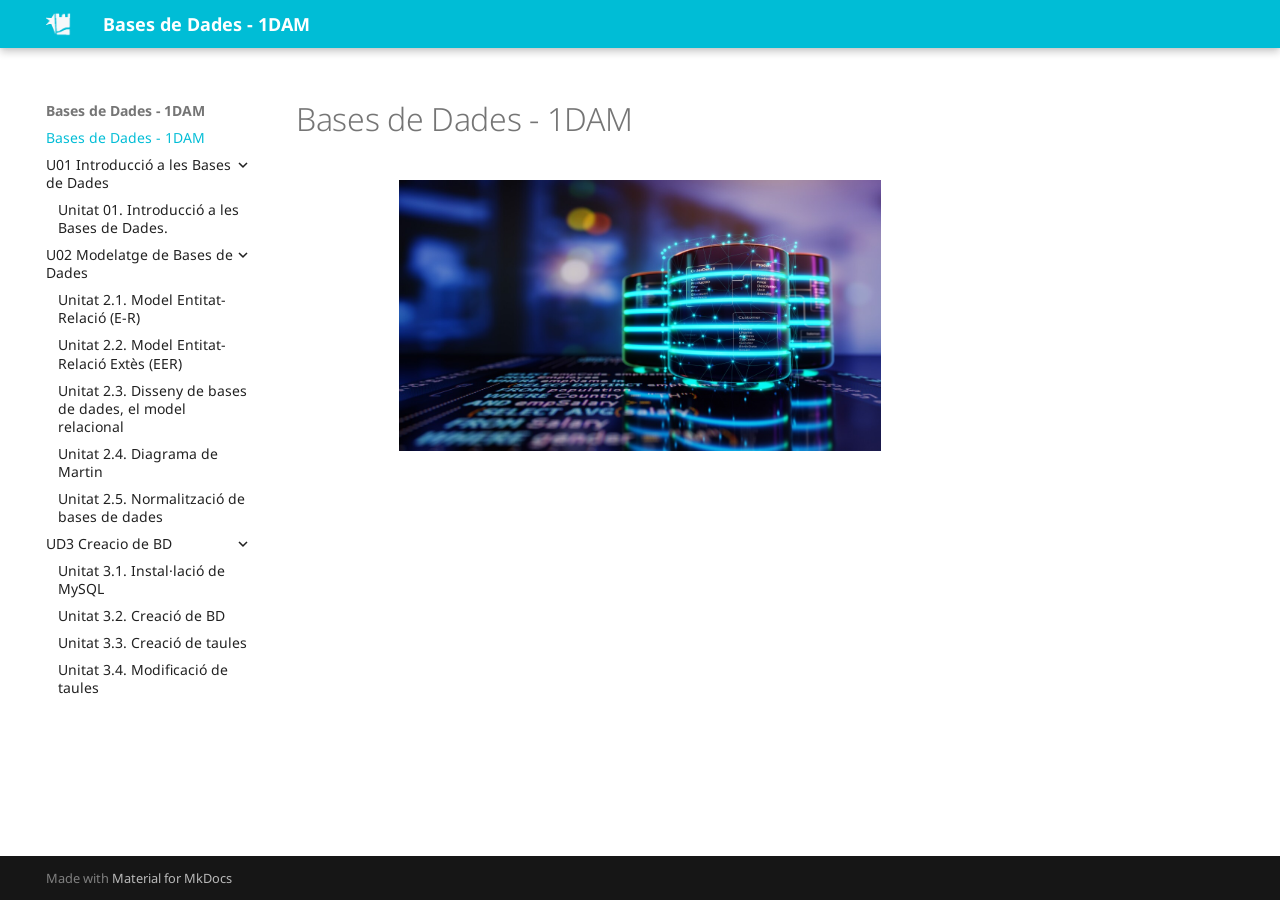
<file: index.html>
<!DOCTYPE html><html lang="en" class="no-js"><head>
    
      <meta charset="utf-8">
      <meta name="viewport" content="width=device-width,initial-scale=1">
      
      
      
      
      
        <link rel="next" href="U01%20Introducci%C3%B3%20a%20les%20Bases%20de%20Dades/UD1/">
      
      
      <link rel="icon" href="assets/images/favicon.png">
      <meta name="generator" content="mkdocs-1.5.3, mkdocs-material-9.4.0">
    
    
      
        <title>Bases de Dades - 1DAM</title>
      
    
    
      <link rel="stylesheet" href="assets/stylesheets/main.9f615399.min.css">
      
        
        <link rel="stylesheet" href="assets/stylesheets/palette.649f08f9.min.css">
      
      


    
    
      
    
    
      
        
        
        <link rel="preconnect" href="https://fonts.gstatic.com" crossorigin="">
        <link rel="stylesheet" href="https://fonts.googleapis.com/css?family=Noto+Sans:300,300i,400,400i,700,700i%7CRoboto+Mono:400,400i,700,700i&amp;display=fallback">
        <style>:root{--md-text-font:"Noto Sans";--md-code-font:"Roboto Mono"}</style>
      
    
    
      <link rel="stylesheet" href="stylesheets/my.css">
    
    <script>__md_scope=new URL(".",location),__md_hash=e=>[...e].reduce((e,_)=>(e<<5)-e+_.charCodeAt(0),0),__md_get=(e,_=localStorage,t=__md_scope)=>JSON.parse(_.getItem(t.pathname+"."+e)),__md_set=(e,_,t=localStorage,a=__md_scope)=>{try{t.setItem(a.pathname+"."+e,JSON.stringify(_))}catch(e){}}</script>
    
      

    
    
    
  <link href="assets/stylesheets/glightbox.min.css" rel="stylesheet"><script src="assets/javascripts/glightbox.min.js"></script><style id="glightbox-style">
            html.glightbox-open { overflow: initial; height: 100%; }
            .gslide-title { margin-top: 0px; user-select: text; }
            .gslide-desc { color: #666; user-select: text; }
            .gslide-image img { background: white; }
            .gscrollbar-fixer { padding-right: 15px; }
            .gdesc-inner { font-size: 0.75rem; }
            body[data-md-color-scheme="slate"] .gdesc-inner { background: var(--md-default-bg-color); }
            body[data-md-color-scheme="slate"] .gslide-title { color: var(--md-default-fg-color); }
            body[data-md-color-scheme="slate"] .gslide-desc { color: var(--md-default-fg-color); }
        </style></head>
  
  
    
    
    
    
    
    <body dir="ltr" data-md-color-scheme="default" data-md-color-primary="cyan" data-md-color-accent="amber">
  
    
    
    <input class="md-toggle" data-md-toggle="drawer" type="checkbox" id="__drawer" autocomplete="off">
    <input class="md-toggle" data-md-toggle="search" type="checkbox" id="__search" autocomplete="off">
    <label class="md-overlay" for="__drawer"></label>
    <div data-md-component="skip">
      
        
        <a href="#bases-de-dades-1dam" class="md-skip">
          Skip to content
        </a>
      
    </div>
    <div data-md-component="announce">
      
    </div>
    
    
      

  

<header class="md-header md-header--shadow" data-md-component="header">
  <nav class="md-header__inner md-grid" aria-label="Header">
    <a href="." title="Bases de Dades - 1DAM" class="md-header__button md-logo" aria-label="Bases de Dades - 1DAM" data-md-component="logo">
      
  <img src="stylesheets/logo_me_blanc.png" alt="logo">

    </a>
    <label class="md-header__button md-icon" for="__drawer">
      
      <svg xmlns="http://www.w3.org/2000/svg" viewBox="0 0 24 24"><path d="M3 6h18v2H3V6m0 5h18v2H3v-2m0 5h18v2H3v-2Z"></path></svg>
    </label>
    <div class="md-header__title" data-md-component="header-title">
      <div class="md-header__ellipsis">
        <div class="md-header__topic">
          <span class="md-ellipsis">
            Bases de Dades - 1DAM
          </span>
        </div>
        <div class="md-header__topic" data-md-component="header-topic">
          <span class="md-ellipsis">
            
              Bases de Dades - 1DAM
            
          </span>
        </div>
      </div>
    </div>
    
      
    
    
    
    
  </nav>
  
</header>
    
    <div class="md-container" data-md-component="container">
      
      
        
          
        
      
      <main class="md-main" data-md-component="main">
        <div class="md-main__inner md-grid">
          
            
              
              <div class="md-sidebar md-sidebar--primary" data-md-component="sidebar" data-md-type="navigation">
                <div class="md-sidebar__scrollwrap">
                  <div class="md-sidebar__inner">
                    



<nav class="md-nav md-nav--primary" aria-label="Navigation" data-md-level="0">
  <label class="md-nav__title" for="__drawer">
    <a href="." title="Bases de Dades - 1DAM" class="md-nav__button md-logo" aria-label="Bases de Dades - 1DAM" data-md-component="logo">
      
  <img src="stylesheets/logo_me_blanc.png" alt="logo">

    </a>
    Bases de Dades - 1DAM
  </label>
  
  <ul class="md-nav__list" data-md-scrollfix="">
    
      
      
  
  
    
  
  
    <li class="md-nav__item md-nav__item--active">
      
      <input class="md-nav__toggle md-toggle" type="checkbox" id="__toc">
      
      
        
      
      
      <a href="." class="md-nav__link md-nav__link--active">
        
  
  <span class="md-ellipsis">
    Bases de Dades - 1DAM
  </span>
  

      </a>
      
    </li>
  

    
      
      
  
  
  
    
    
    
    <li class="md-nav__item md-nav__item--nested">
      
        
        
        
        
          
        
        <input class="md-nav__toggle md-toggle md-toggle--indeterminate" type="checkbox" id="__nav_2">
        
          <label class="md-nav__link" for="__nav_2" id="__nav_2_label" tabindex="0">
            
  
  <span class="md-ellipsis">
    U01 Introducció a les Bases de Dades
  </span>
  

            <span class="md-nav__icon md-icon"></span>
          </label>
        
        <nav class="md-nav" data-md-level="1" aria-labelledby="__nav_2_label" aria-expanded="false">
          <label class="md-nav__title" for="__nav_2">
            <span class="md-nav__icon md-icon"></span>
            U01 Introducció a les Bases de Dades
          </label>
          <ul class="md-nav__list" data-md-scrollfix="">
            
              
                
  
  
  
    <li class="md-nav__item">
      <a href="U01%20Introducci%C3%B3%20a%20les%20Bases%20de%20Dades/UD1/" class="md-nav__link">
        
  
  <span class="md-ellipsis">
    Unitat 01. Introducció a les Bases de Dades.
  </span>
  

      </a>
    </li>
  

              
            
          </ul>
        </nav>
      
    </li>
  

    
      
      
  
  
  
    
    
    
    <li class="md-nav__item md-nav__item--nested">
      
        
        
        
        
          
        
        <input class="md-nav__toggle md-toggle md-toggle--indeterminate" type="checkbox" id="__nav_3">
        
          <label class="md-nav__link" for="__nav_3" id="__nav_3_label" tabindex="0">
            
  
  <span class="md-ellipsis">
    U02 Modelatge de Bases de Dades
  </span>
  

            <span class="md-nav__icon md-icon"></span>
          </label>
        
        <nav class="md-nav" data-md-level="1" aria-labelledby="__nav_3_label" aria-expanded="false">
          <label class="md-nav__title" for="__nav_3">
            <span class="md-nav__icon md-icon"></span>
            U02 Modelatge de Bases de Dades
          </label>
          <ul class="md-nav__list" data-md-scrollfix="">
            
              
                
  
  
  
    <li class="md-nav__item">
      <a href="U02%20Modelatge%20de%20Bases%20de%20Dades/UD2.1/" class="md-nav__link">
        
  
  <span class="md-ellipsis">
    Unitat 2.1. Model Entitat-Relació (E-R)
  </span>
  

      </a>
    </li>
  

              
            
              
                
  
  
  
    <li class="md-nav__item">
      <a href="U02%20Modelatge%20de%20Bases%20de%20Dades/UD2.2/" class="md-nav__link">
        
  
  <span class="md-ellipsis">
    Unitat 2.2. Model Entitat-Relació Extès (EER)
  </span>
  

      </a>
    </li>
  

              
            
              
                
  
  
  
    <li class="md-nav__item">
      <a href="U02%20Modelatge%20de%20Bases%20de%20Dades/UD2.3/" class="md-nav__link">
        
  
  <span class="md-ellipsis">
    Unitat 2.3. Disseny de bases de dades, el model relacional
  </span>
  

      </a>
    </li>
  

              
            
              
                
  
  
  
    <li class="md-nav__item">
      <a href="U02%20Modelatge%20de%20Bases%20de%20Dades/UD2.4/" class="md-nav__link">
        
  
  <span class="md-ellipsis">
    Unitat 2.4. Diagrama de Martin
  </span>
  

      </a>
    </li>
  

              
            
              
                
  
  
  
    <li class="md-nav__item">
      <a href="U02%20Modelatge%20de%20Bases%20de%20Dades/UD2.5/" class="md-nav__link">
        
  
  <span class="md-ellipsis">
    Unitat 2.5. Normalització de bases de dades
  </span>
  

      </a>
    </li>
  

              
            
          </ul>
        </nav>
      
    </li>
  

    
      
      
  
  
  
    
    
    
    <li class="md-nav__item md-nav__item--nested">
      
        
        
        
        
          
        
        <input class="md-nav__toggle md-toggle md-toggle--indeterminate" type="checkbox" id="__nav_4">
        
          <label class="md-nav__link" for="__nav_4" id="__nav_4_label" tabindex="0">
            
  
  <span class="md-ellipsis">
    UD3 Creacio de BD
  </span>
  

            <span class="md-nav__icon md-icon"></span>
          </label>
        
        <nav class="md-nav" data-md-level="1" aria-labelledby="__nav_4_label" aria-expanded="false">
          <label class="md-nav__title" for="__nav_4">
            <span class="md-nav__icon md-icon"></span>
            UD3 Creacio de BD
          </label>
          <ul class="md-nav__list" data-md-scrollfix="">
            
              
                
  
  
  
    <li class="md-nav__item">
      <a href="UD3%20Creacio%20de%20BD/UD3.1/" class="md-nav__link">
        
  
  <span class="md-ellipsis">
    Unitat 3.1. Instal·lació de MySQL
  </span>
  

      </a>
    </li>
  

              
            
              
                
  
  
  
    <li class="md-nav__item">
      <a href="UD3%20Creacio%20de%20BD/UD3.2/" class="md-nav__link">
        
  
  <span class="md-ellipsis">
    Unitat 3.2. Creació de BD
  </span>
  

      </a>
    </li>
  

              
            
              
                
  
  
  
    <li class="md-nav__item">
      <a href="UD3%20Creacio%20de%20BD/UD3.3/" class="md-nav__link">
        
  
  <span class="md-ellipsis">
    Unitat 3.3. Creació de taules
  </span>
  

      </a>
    </li>
  

              
            
              
                
  
  
  
    <li class="md-nav__item">
      <a href="UD3%20Creacio%20de%20BD/UD3.4/" class="md-nav__link">
        
  
  <span class="md-ellipsis">
    Unitat 3.4. Modificació de taules
  </span>
  

      </a>
    </li>
  

              
            
          </ul>
        </nav>
      
    </li>
  

    
  </ul>
</nav>
                  </div>
                </div>
              </div>
            
            
              
              <div class="md-sidebar md-sidebar--secondary" data-md-component="sidebar" data-md-type="toc">
                <div class="md-sidebar__scrollwrap">
                  <div class="md-sidebar__inner">
                    

<nav class="md-nav md-nav--secondary" aria-label="Table of contents">
  
  
  
    
  
  
</nav>
                  </div>
                </div>
              </div>
            
          
          
            <div class="md-content" data-md-component="content">
              <article class="md-content__inner md-typeset">
                
                  


<h1 id="bases-de-dades-1dam">Bases de Dades - 1DAM</h1>
<p><a class="glightbox" data-type="image" data-width="100%" data-height="auto" href="portada.jpg" data-desc-position="bottom"><img alt="" src="portada.jpg"></a></p>





                
              </article>
            </div>
          
          
        </div>
        
      </main>
      
        <footer class="md-footer">
  
  <div class="md-footer-meta md-typeset">
    <div class="md-footer-meta__inner md-grid">
      <div class="md-copyright">
  
  
    Made with
    <a href="https://squidfunk.github.io/mkdocs-material/" target="_blank" rel="noopener">
      Material for MkDocs
    </a>
  
</div>
      
    </div>
  </div>
</footer>
      
    </div>
    <div class="md-dialog" data-md-component="dialog">
      <div class="md-dialog__inner md-typeset"></div>
    </div>
    
    <script id="__config" type="application/json">{"base": ".", "features": ["navigation.instant", "navigation.expand", "content.code.copy"], "search": "assets/javascripts/workers/search.a264c092.min.js", "translations": {"clipboard.copied": "Copied to clipboard", "clipboard.copy": "Copy to clipboard", "search.result.more.one": "1 more on this page", "search.result.more.other": "# more on this page", "search.result.none": "No matching documents", "search.result.one": "1 matching document", "search.result.other": "# matching documents", "search.result.placeholder": "Type to start searching", "search.result.term.missing": "Missing", "select.version": "Select version"}}</script>
    
    
      <script src="assets/javascripts/bundle.4e0fa4ba.min.js"></script>
      
    
  
<script id="init-glightbox">const lightbox = GLightbox({"touchNavigation": true, "loop": false, "zoomable": true, "draggable": true, "openEffect": "zoom", "closeEffect": "zoom", "slideEffect": "slide"});
document$.subscribe(()=>{ lightbox.reload(); });
</script></body></html>
</file>
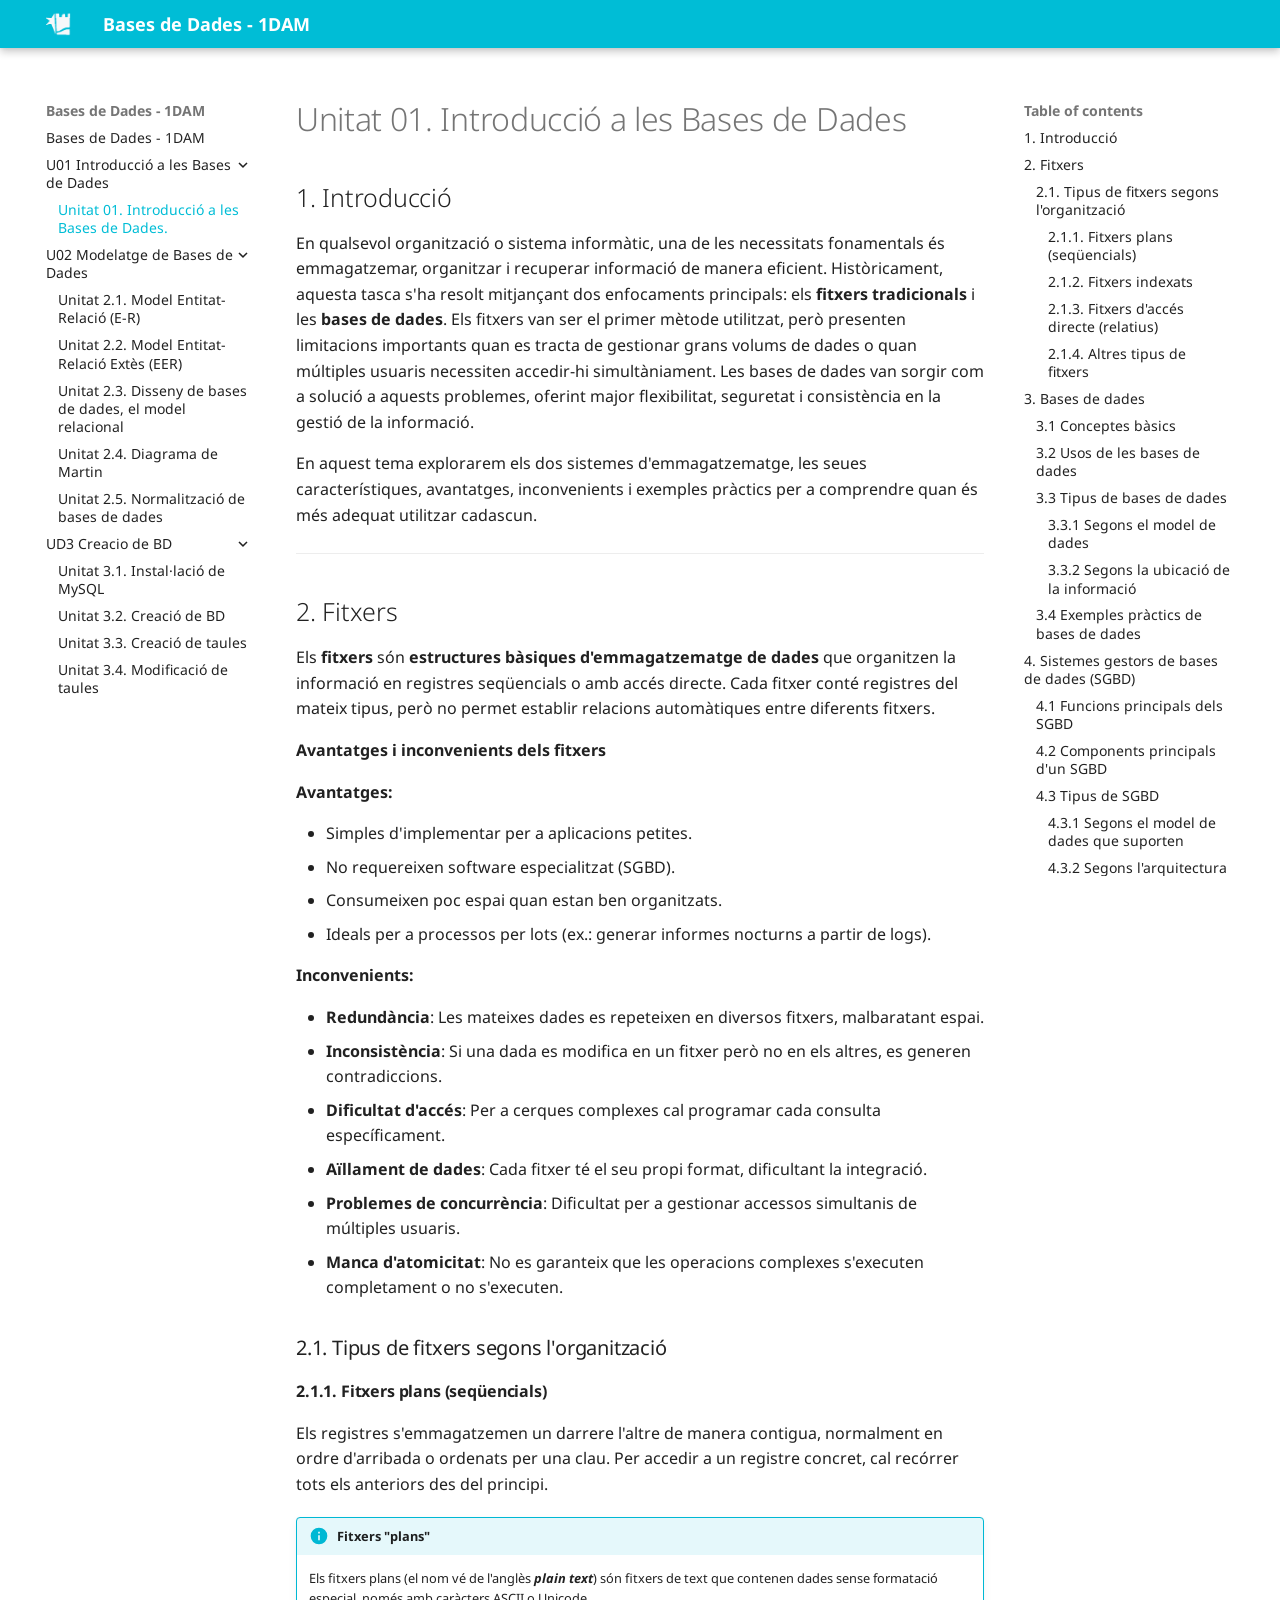
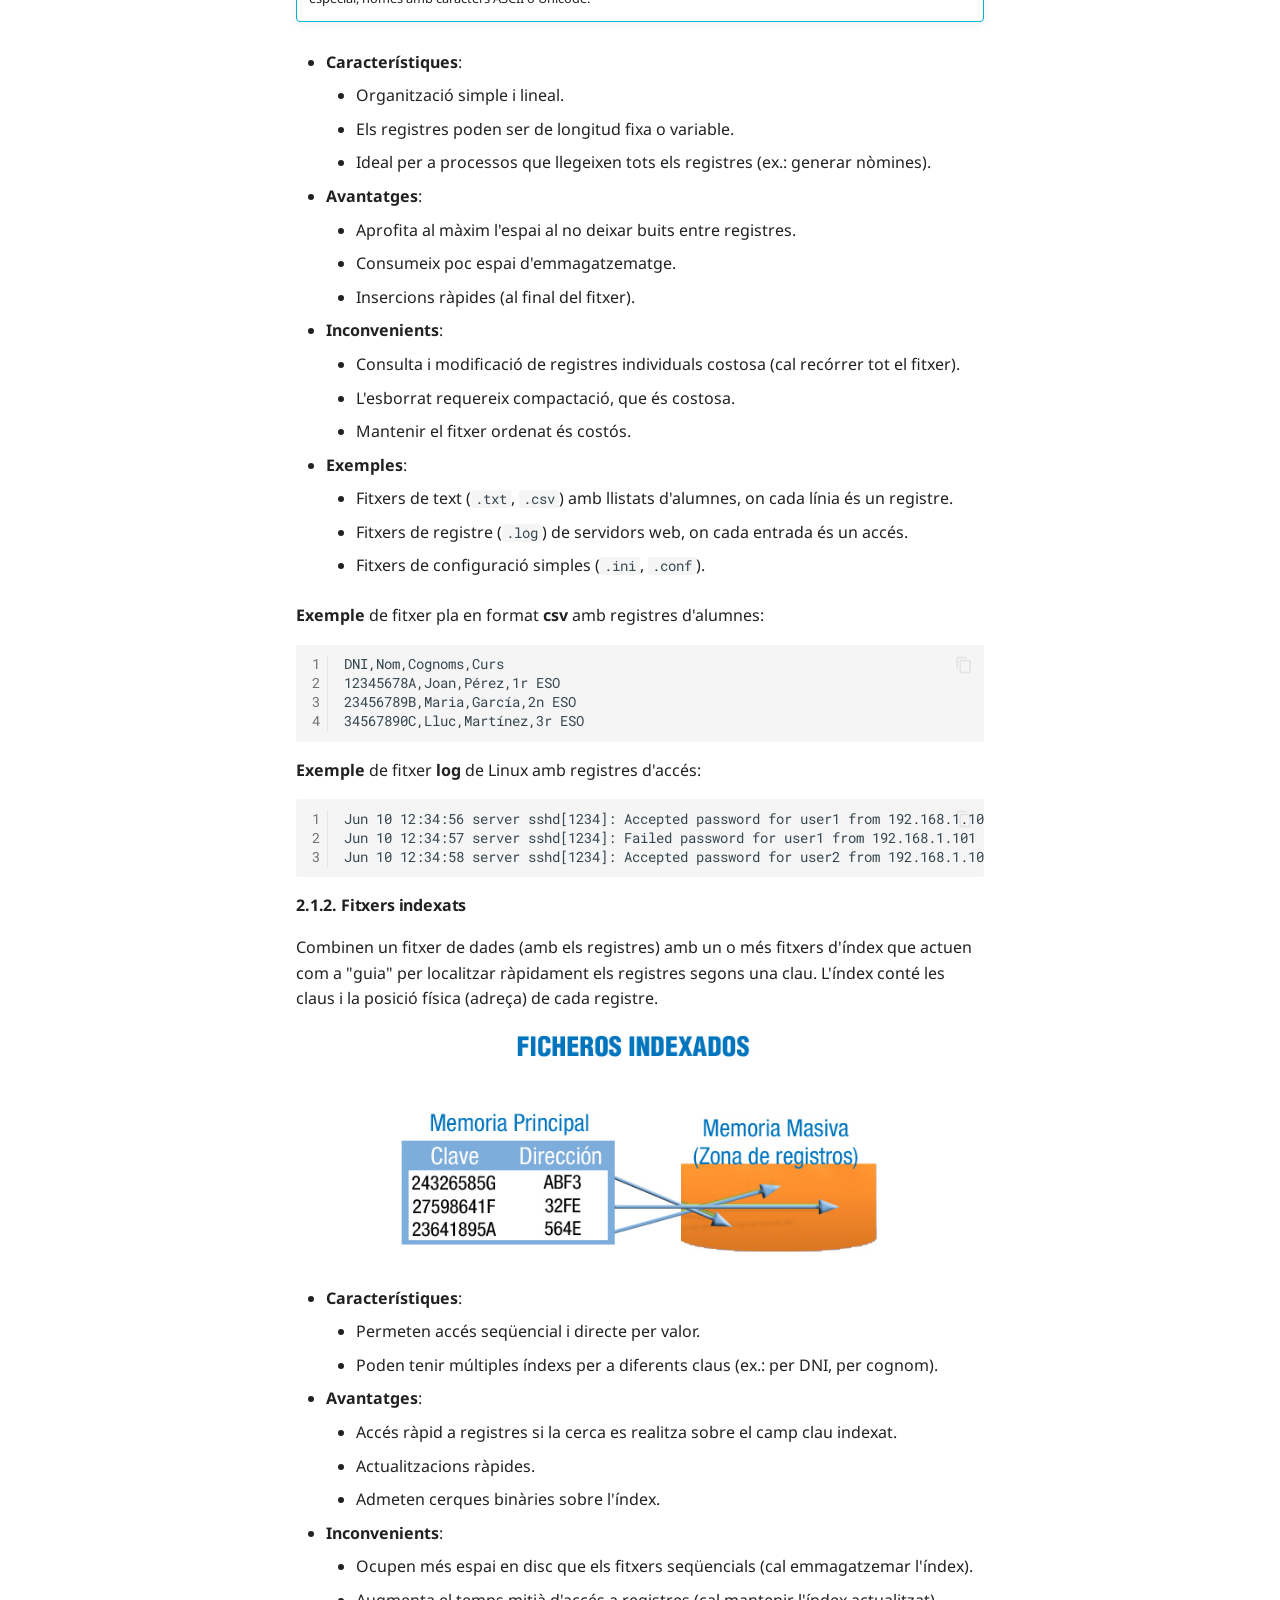
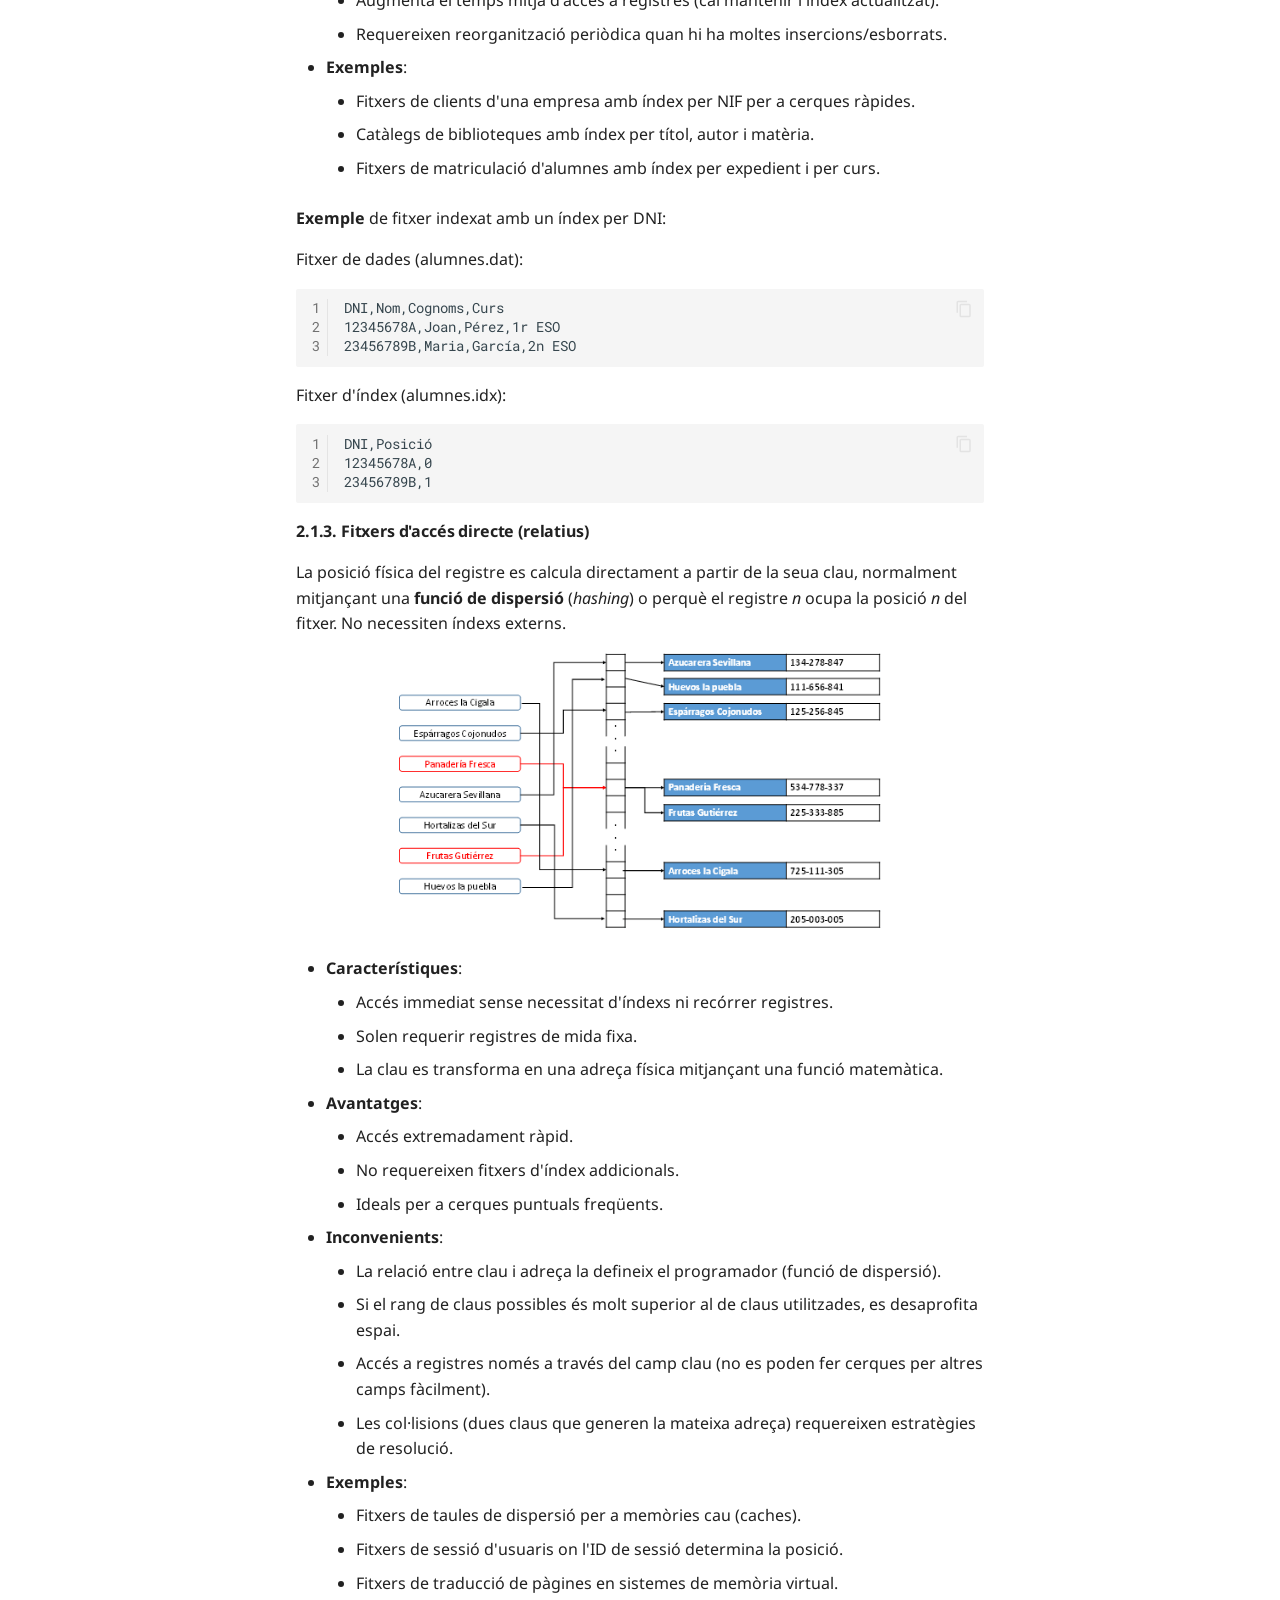
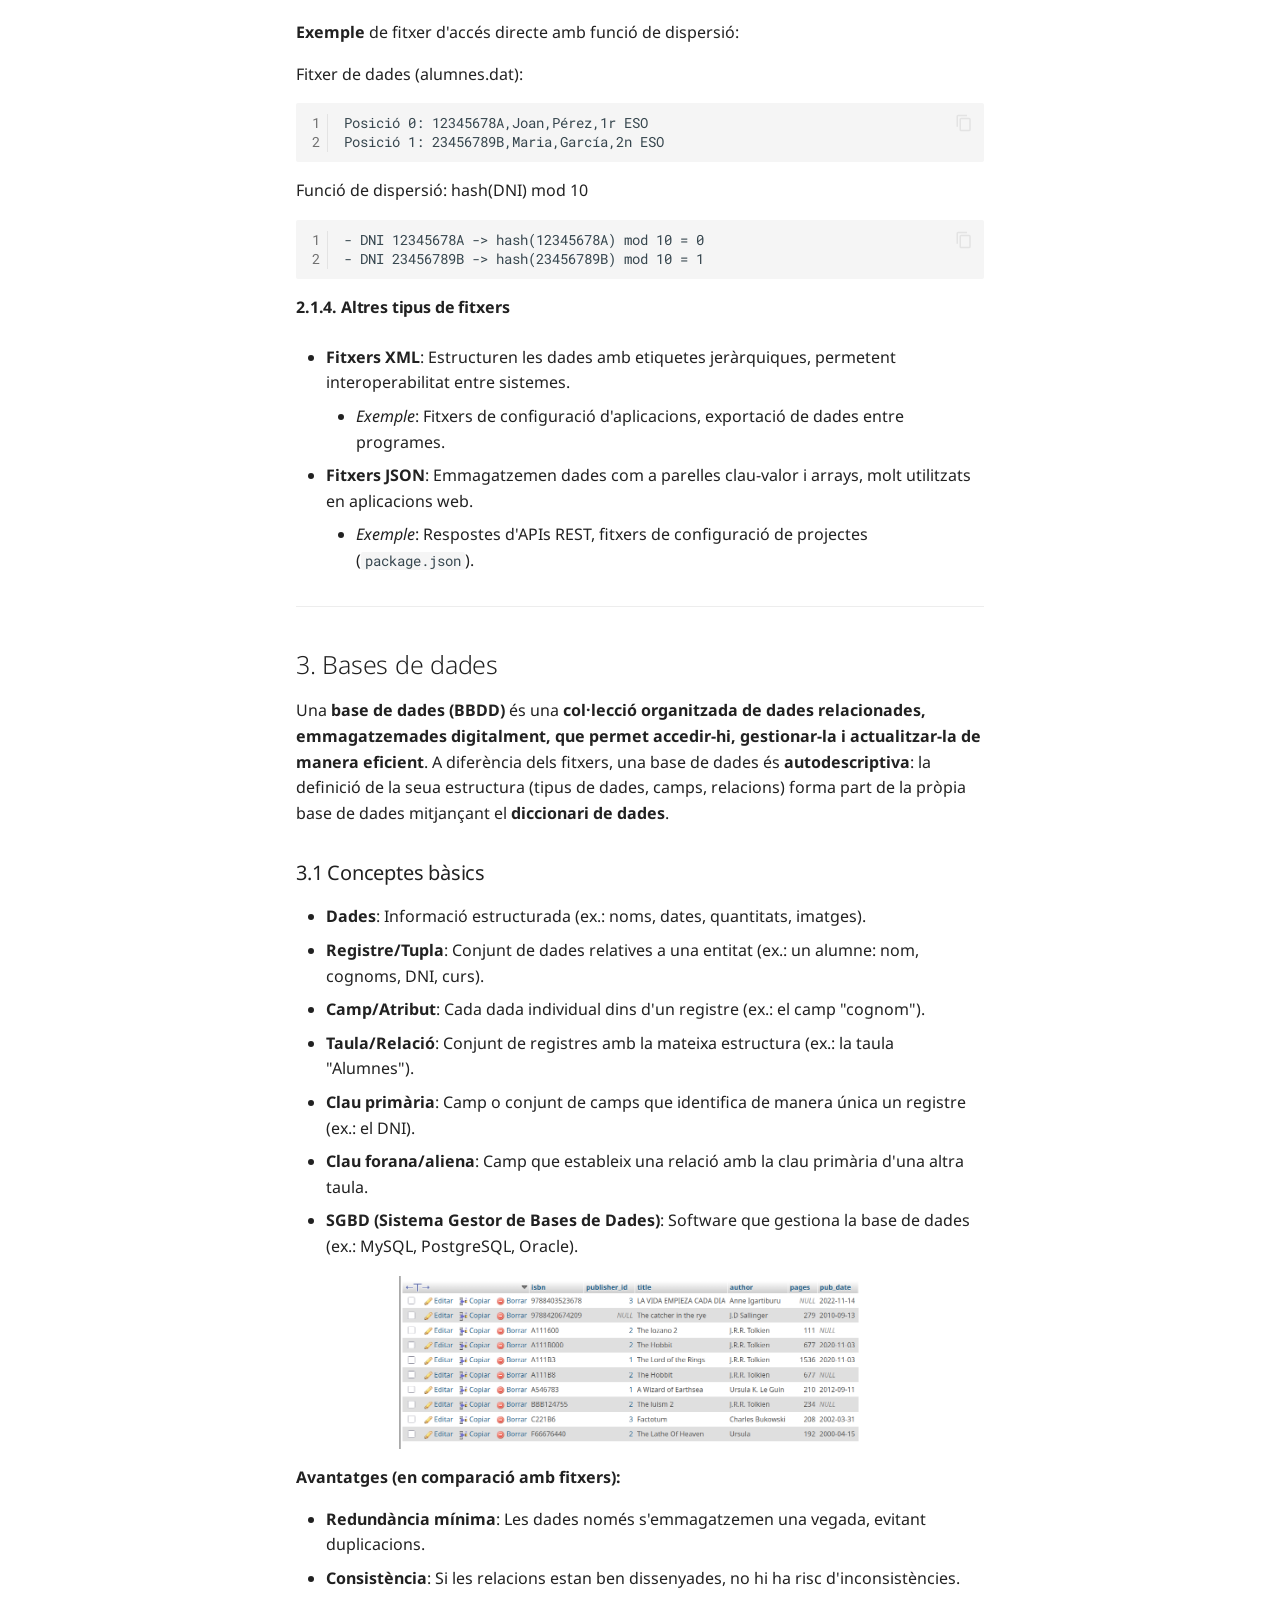
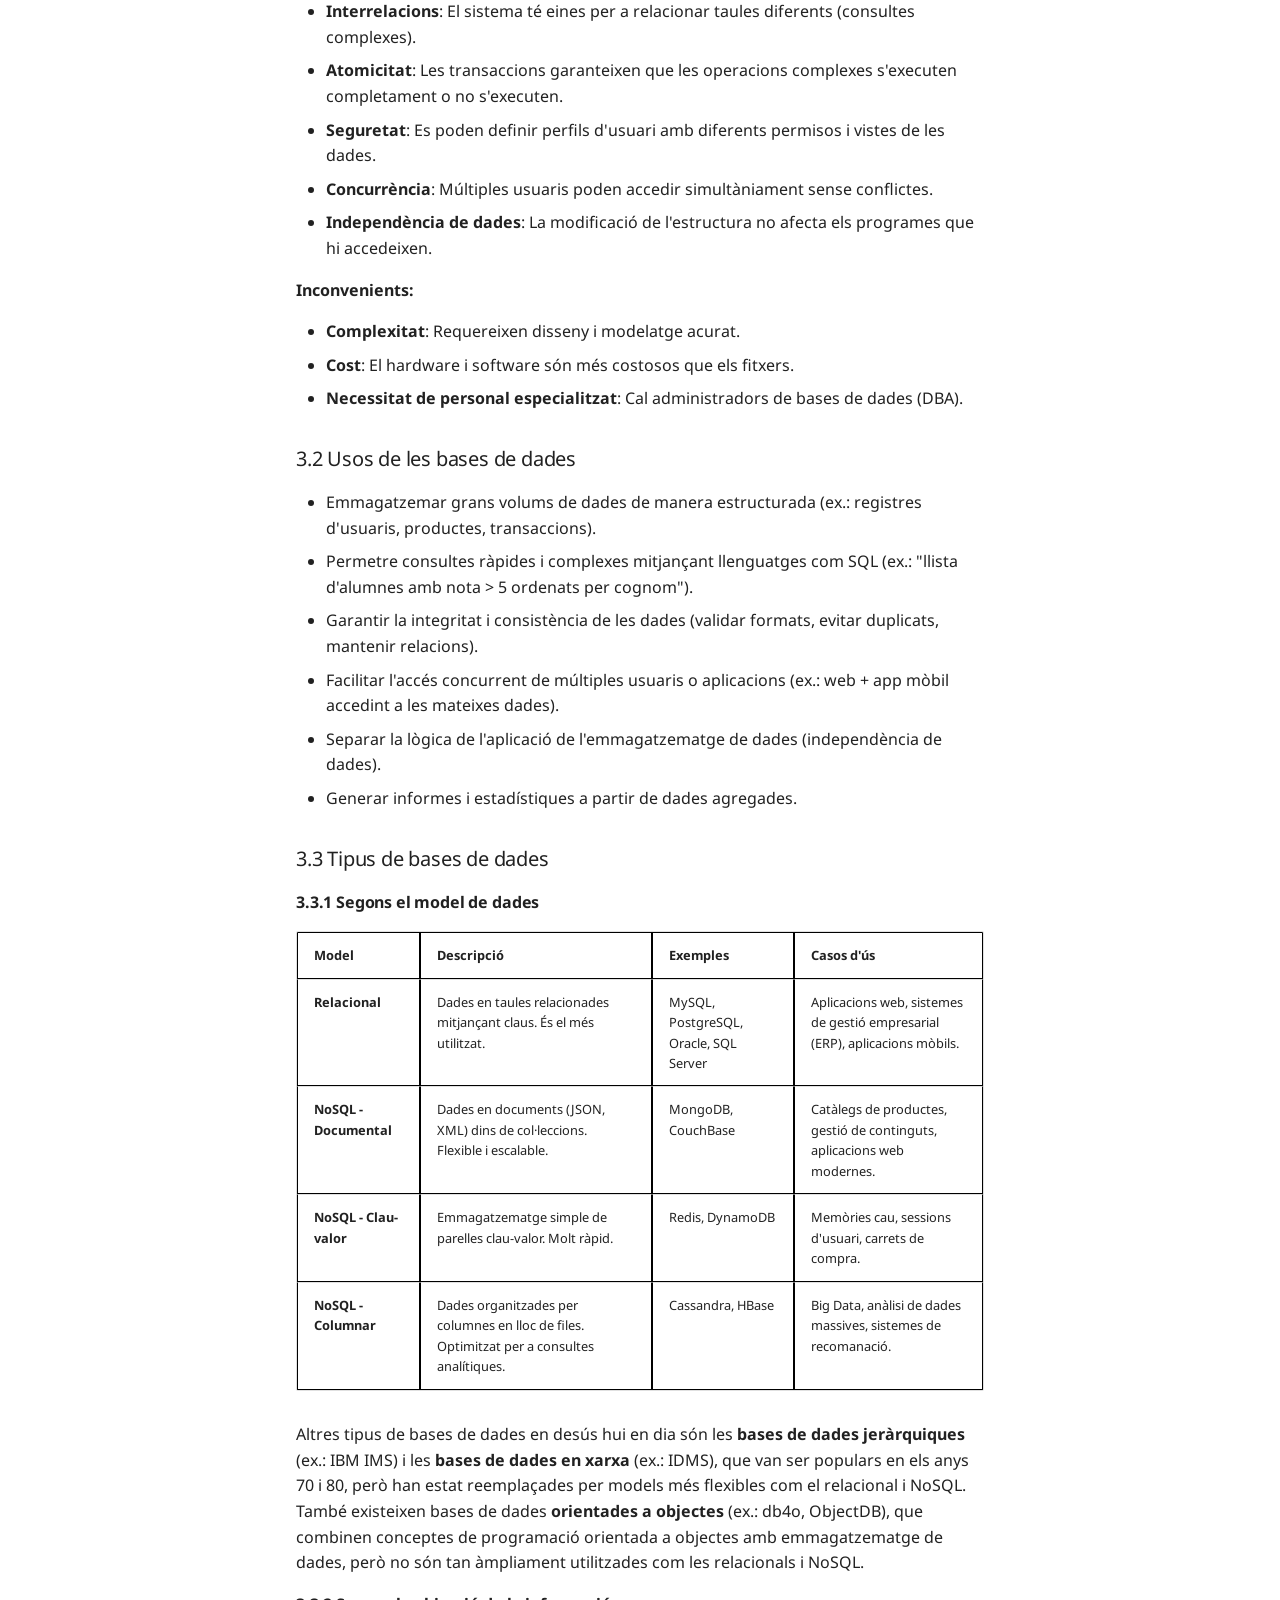
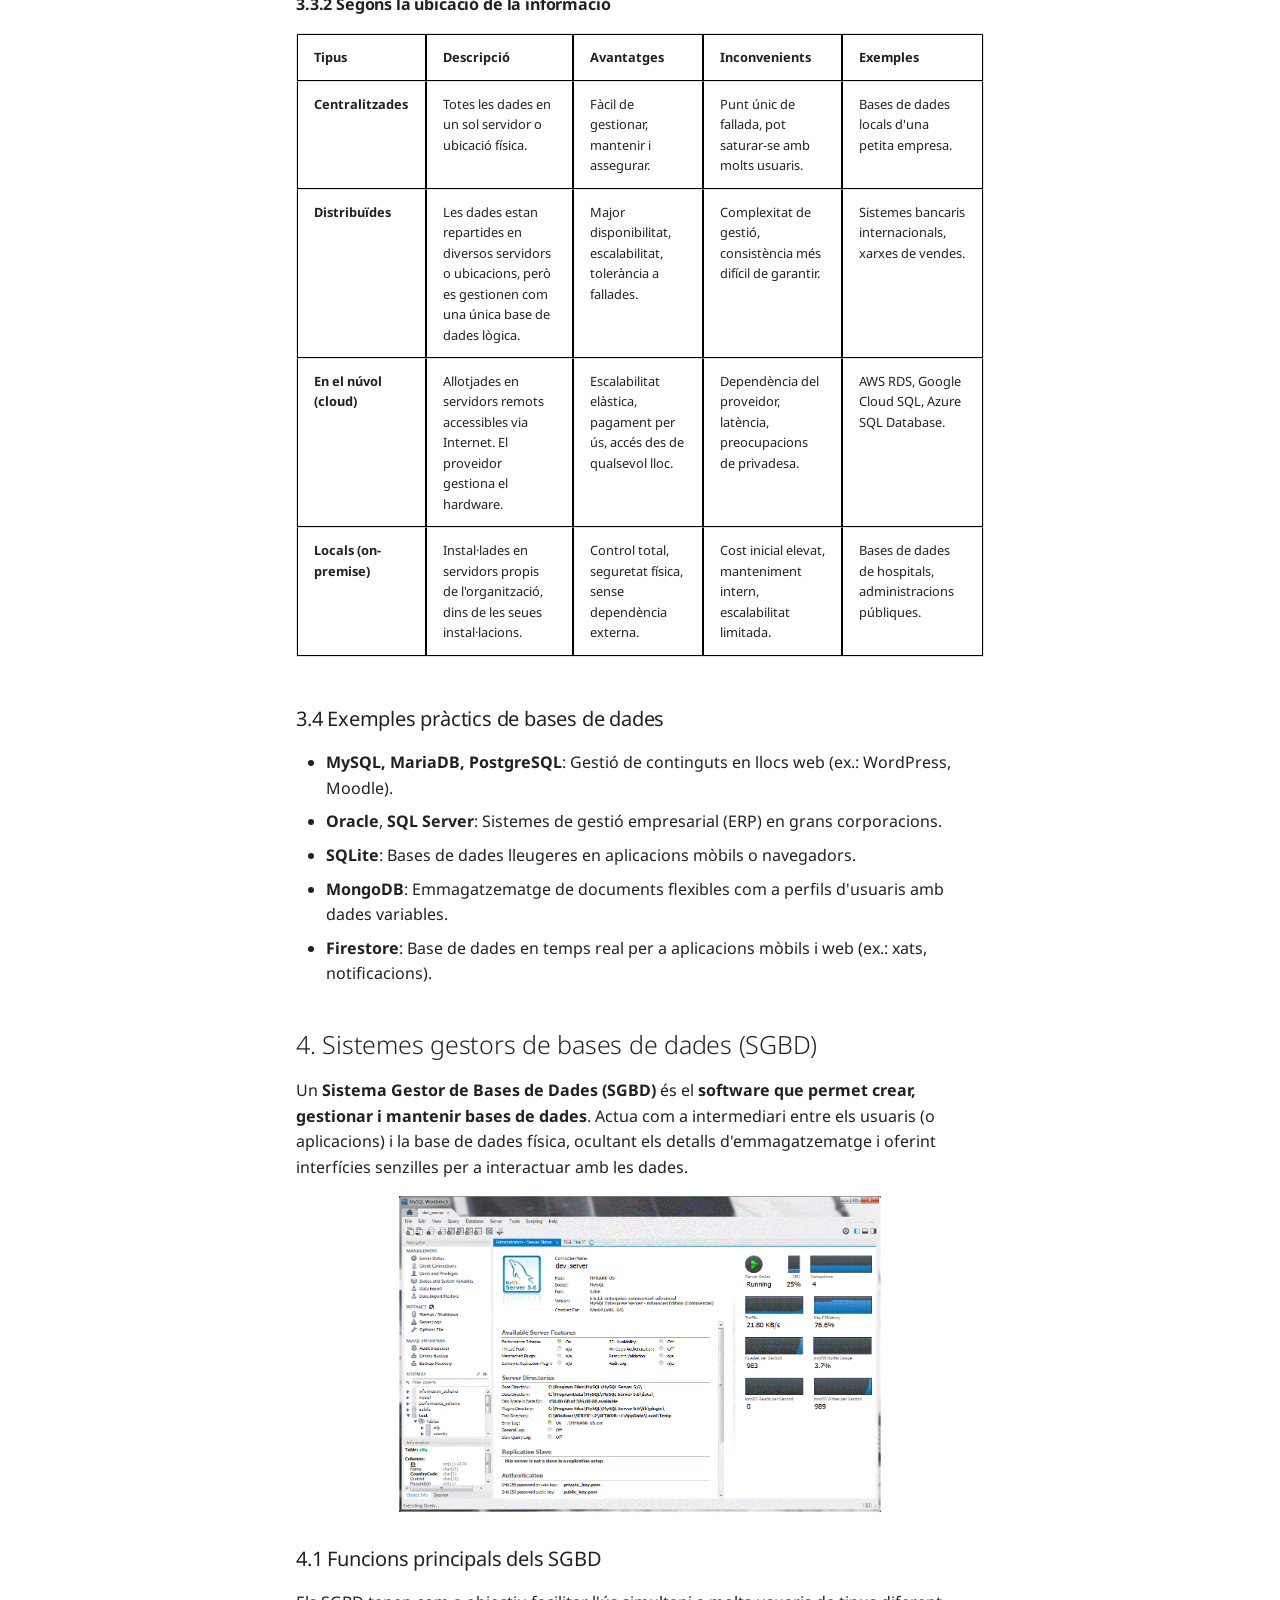
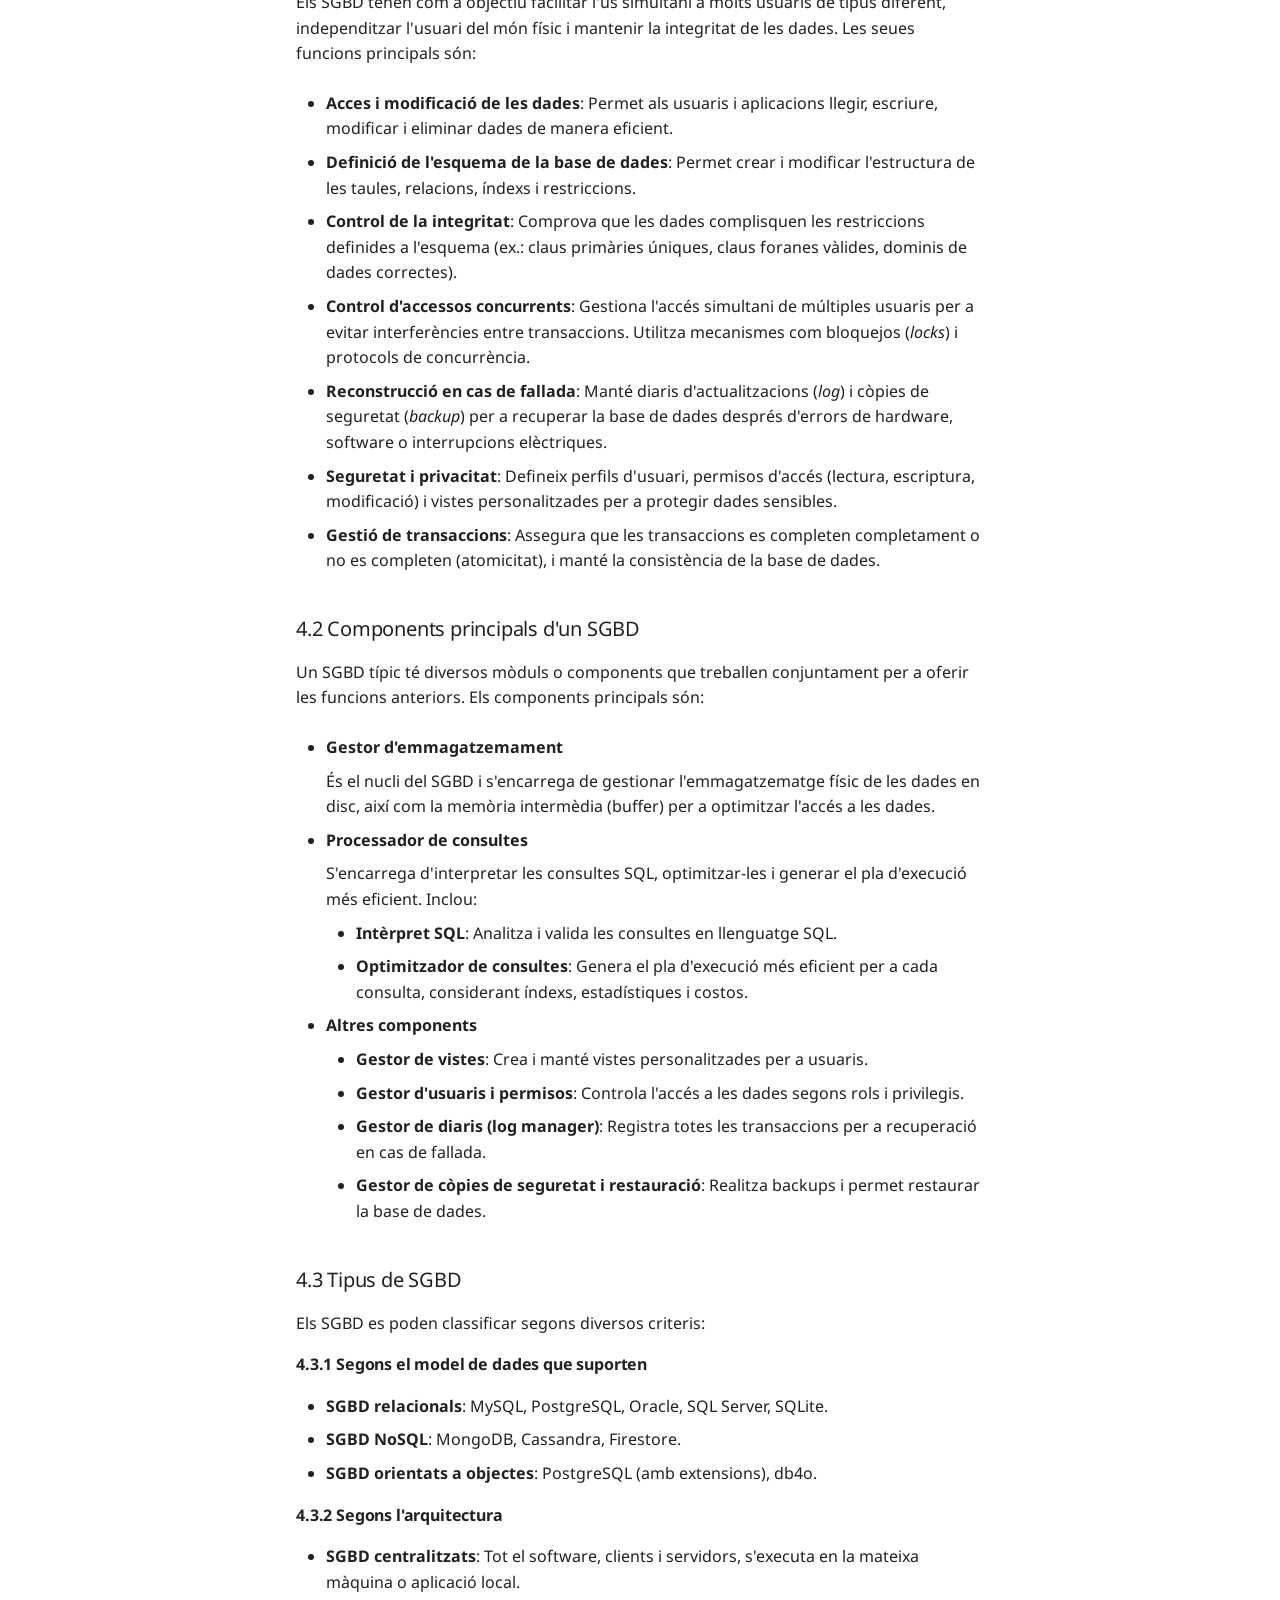
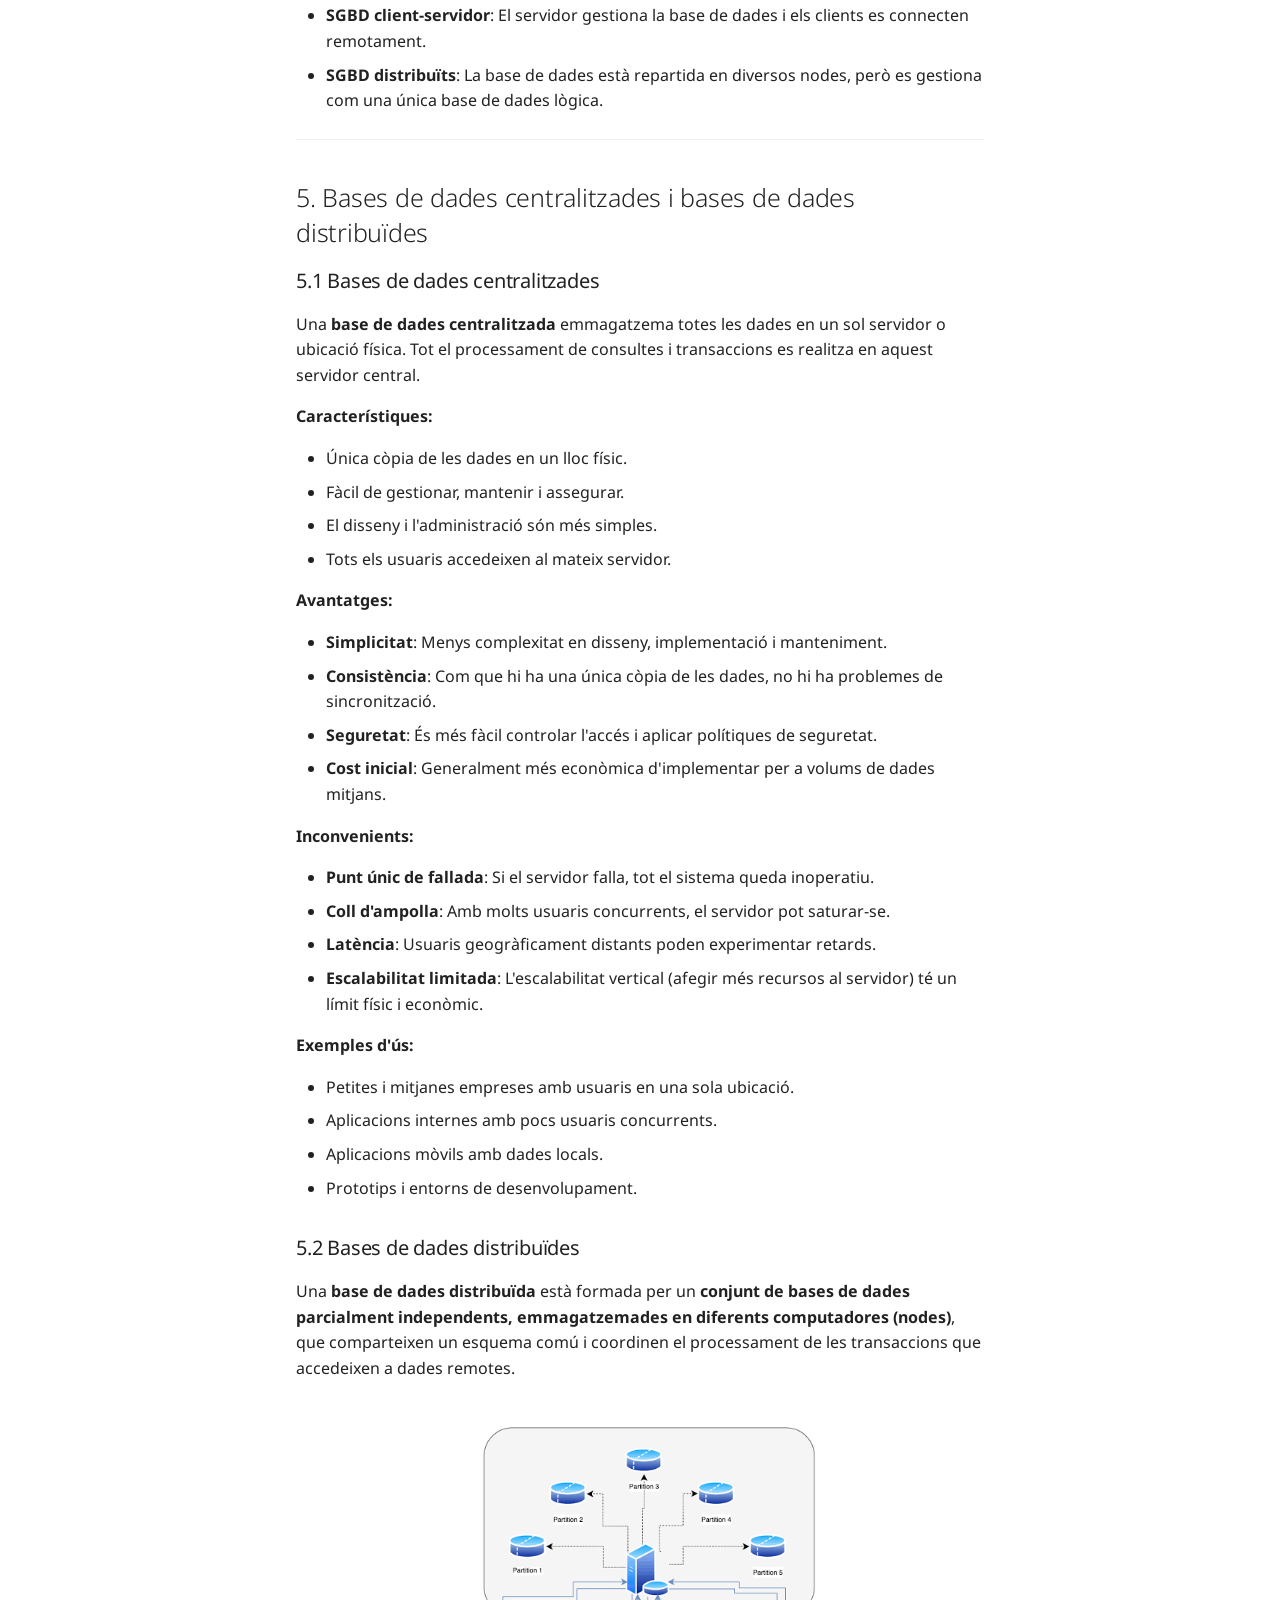
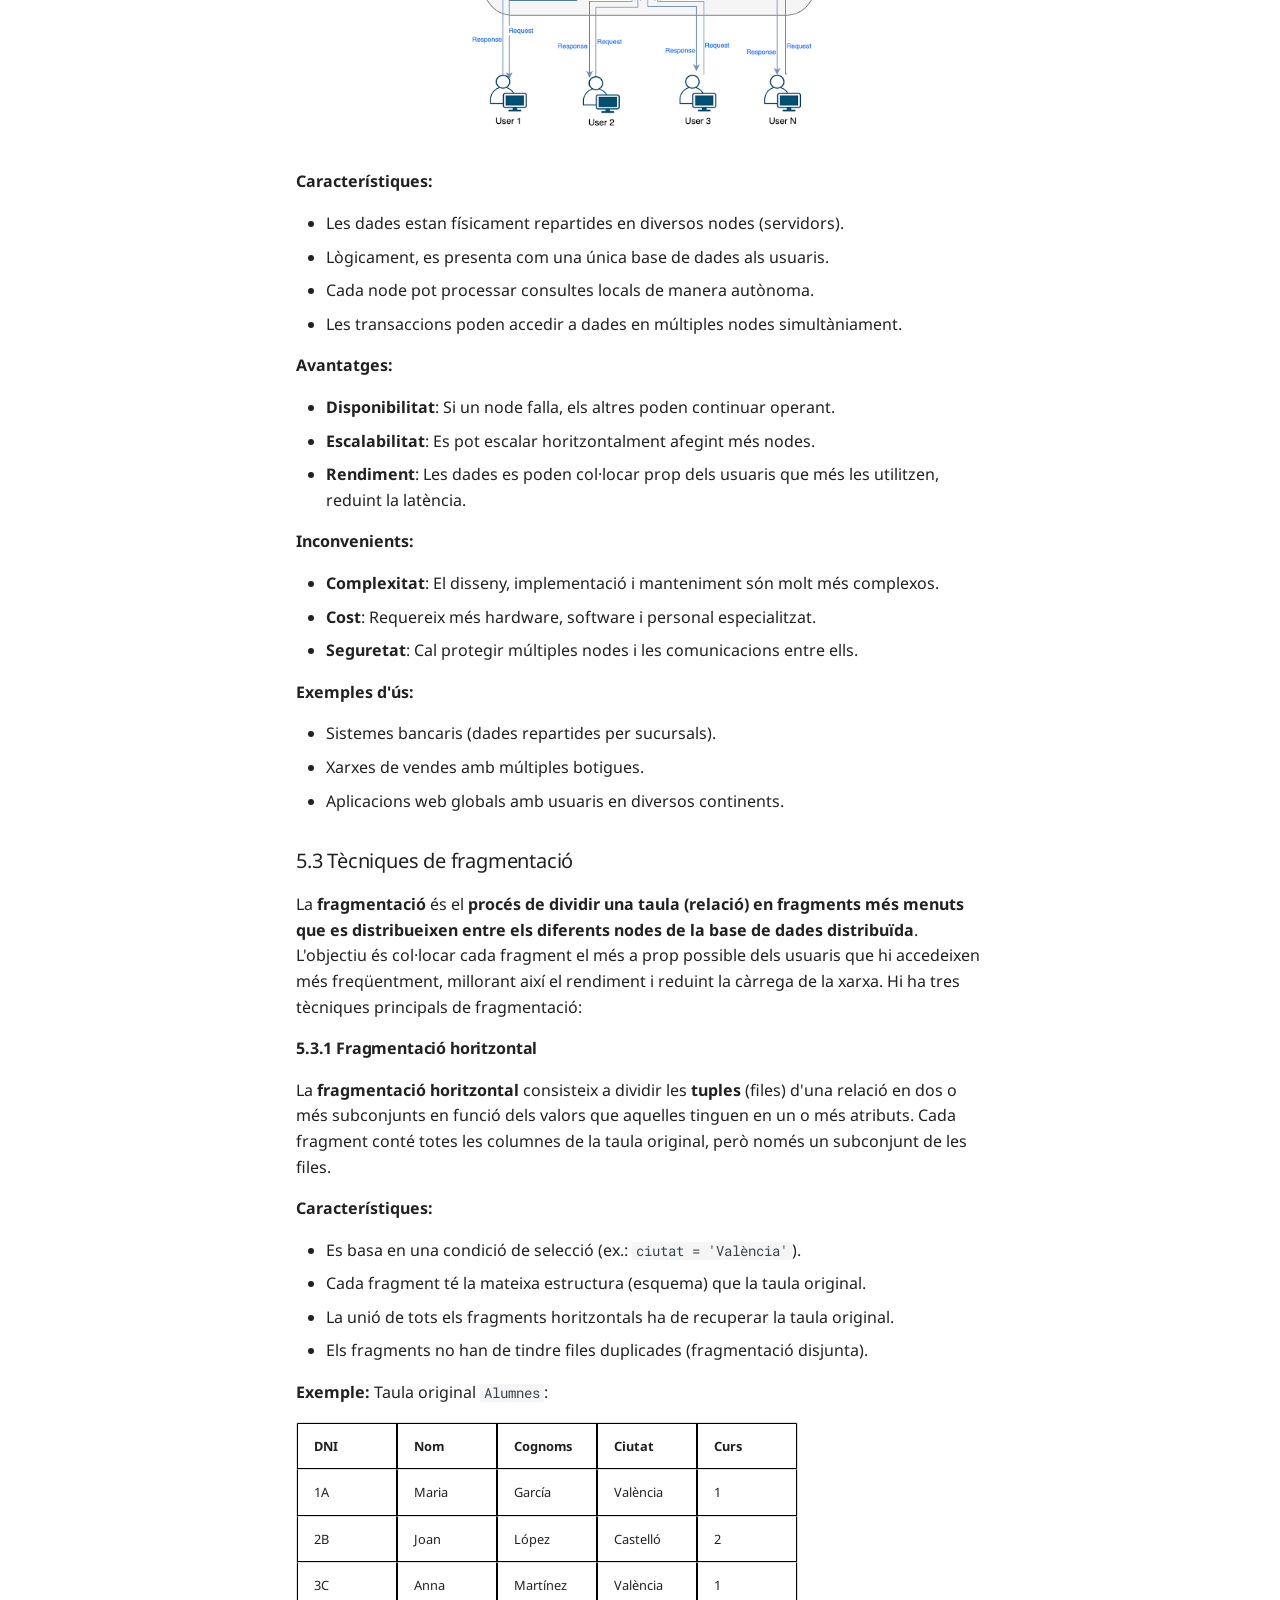
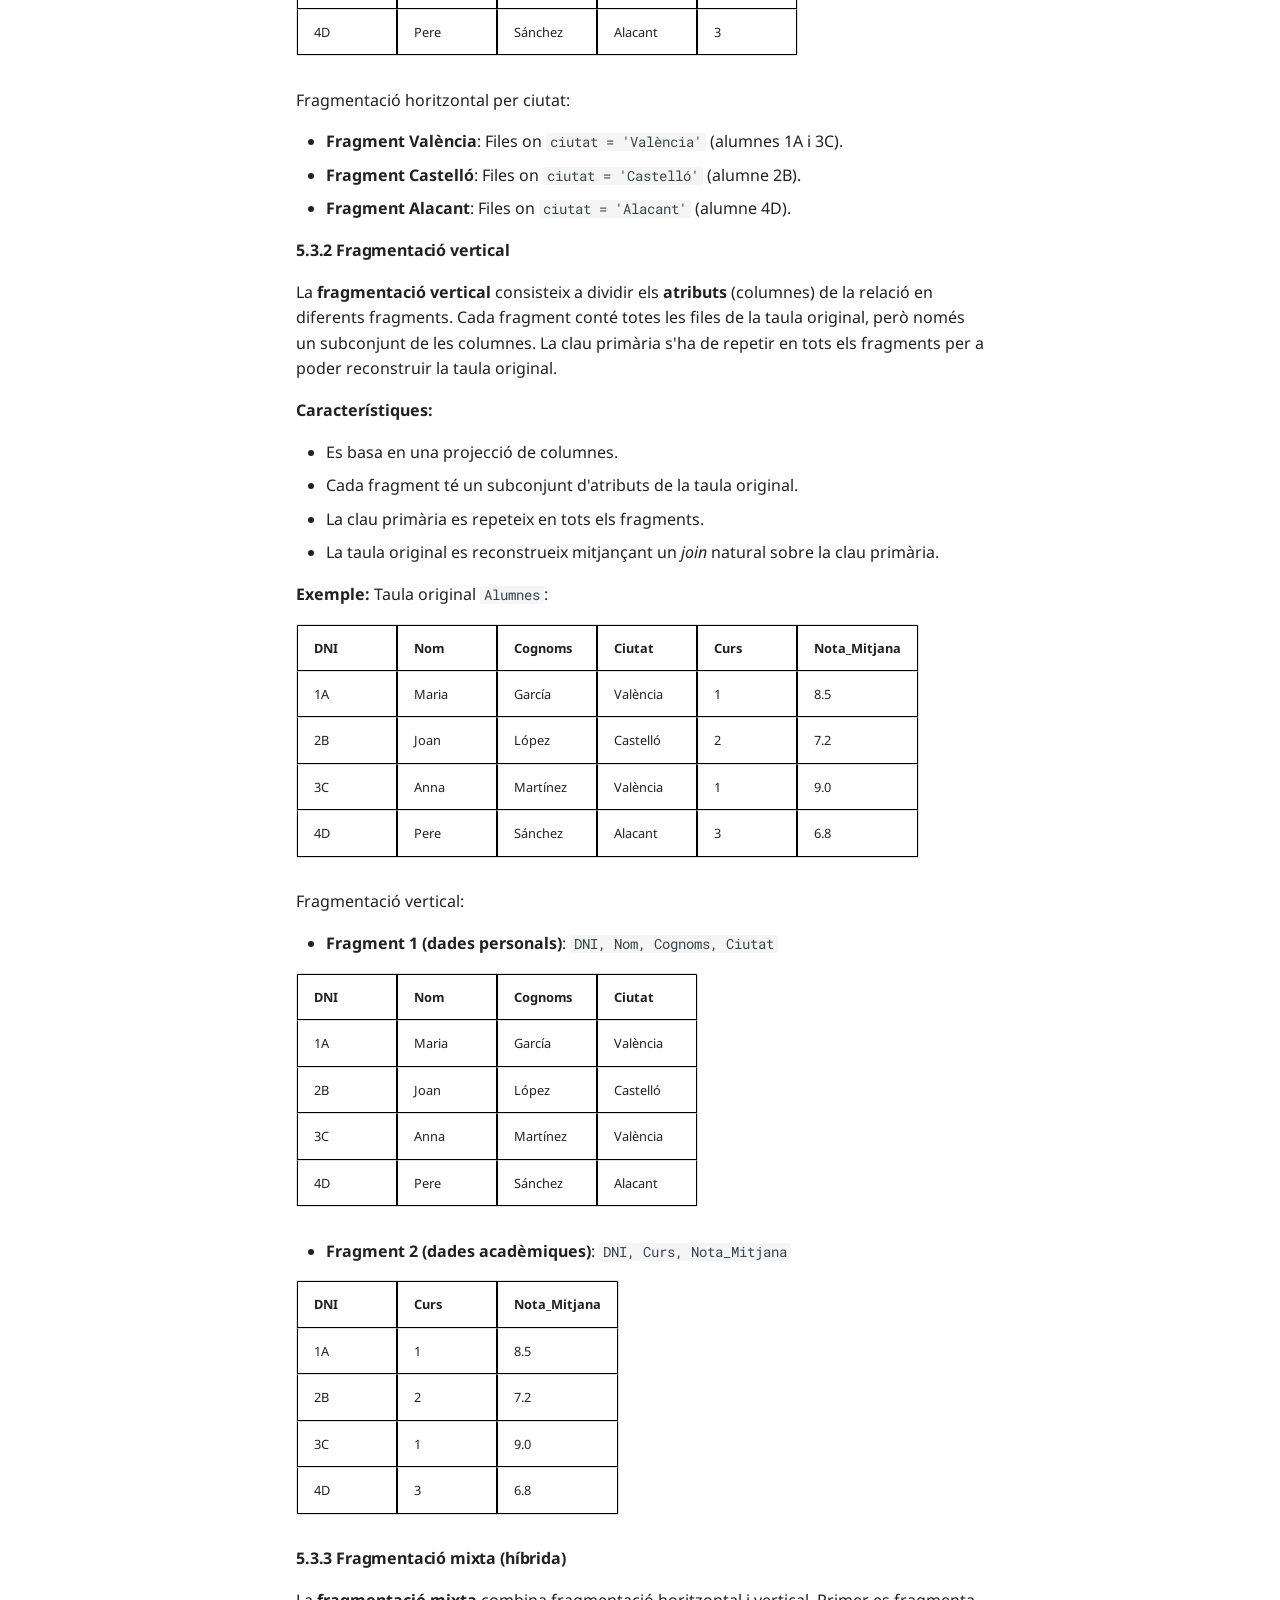
<file: U01 Introducció a les Bases de Dades/UD1/index.html>
<!DOCTYPE html><html lang="en" class="no-js"><head>
    
      <meta charset="utf-8">
      <meta name="viewport" content="width=device-width,initial-scale=1">
      
      
        <meta name="author" content="Ricardo Sánchez">
      
      
      
        <link rel="prev" href="../..">
      
      
        <link rel="next" href="../../U02%20Modelatge%20de%20Bases%20de%20Dades/UD2.1/">
      
      
      <link rel="icon" href="../../assets/images/favicon.png">
      <meta name="generator" content="mkdocs-1.5.3, mkdocs-material-9.4.0">
    
    
      
        <title>Unitat 01. Introducció a les Bases de Dades. - Bases de Dades - 1DAM</title>
      
    
    
      <link rel="stylesheet" href="../../assets/stylesheets/main.9f615399.min.css">
      
        
        <link rel="stylesheet" href="../../assets/stylesheets/palette.649f08f9.min.css">
      
      


    
    
      
    
    
      
        
        
        <link rel="preconnect" href="https://fonts.gstatic.com" crossorigin="">
        <link rel="stylesheet" href="https://fonts.googleapis.com/css?family=Noto+Sans:300,300i,400,400i,700,700i%7CRoboto+Mono:400,400i,700,700i&amp;display=fallback">
        <style>:root{--md-text-font:"Noto Sans";--md-code-font:"Roboto Mono"}</style>
      
    
    
      <link rel="stylesheet" href="../../stylesheets/my.css">
    
    <script>__md_scope=new URL("../..",location),__md_hash=e=>[...e].reduce((e,_)=>(e<<5)-e+_.charCodeAt(0),0),__md_get=(e,_=localStorage,t=__md_scope)=>JSON.parse(_.getItem(t.pathname+"."+e)),__md_set=(e,_,t=localStorage,a=__md_scope)=>{try{t.setItem(a.pathname+"."+e,JSON.stringify(_))}catch(e){}}</script>
    
      

    
    
    
  <link href="../../assets/stylesheets/glightbox.min.css" rel="stylesheet"><script src="../../assets/javascripts/glightbox.min.js"></script><style id="glightbox-style">
            html.glightbox-open { overflow: initial; height: 100%; }
            .gslide-title { margin-top: 0px; user-select: text; }
            .gslide-desc { color: #666; user-select: text; }
            .gslide-image img { background: white; }
            .gscrollbar-fixer { padding-right: 15px; }
            .gdesc-inner { font-size: 0.75rem; }
            body[data-md-color-scheme="slate"] .gdesc-inner { background: var(--md-default-bg-color); }
            body[data-md-color-scheme="slate"] .gslide-title { color: var(--md-default-fg-color); }
            body[data-md-color-scheme="slate"] .gslide-desc { color: var(--md-default-fg-color); }
        </style></head>
  
  
    
    
    
    
    
    <body dir="ltr" data-md-color-scheme="default" data-md-color-primary="cyan" data-md-color-accent="amber">
  
    
    
    <input class="md-toggle" data-md-toggle="drawer" type="checkbox" id="__drawer" autocomplete="off">
    <input class="md-toggle" data-md-toggle="search" type="checkbox" id="__search" autocomplete="off">
    <label class="md-overlay" for="__drawer"></label>
    <div data-md-component="skip">
      
        
        <a href="#unitat-01-introduccio-a-les-bases-de-dades" class="md-skip">
          Skip to content
        </a>
      
    </div>
    <div data-md-component="announce">
      
    </div>
    
    
      

  

<header class="md-header md-header--shadow" data-md-component="header">
  <nav class="md-header__inner md-grid" aria-label="Header">
    <a href="../.." title="Bases de Dades - 1DAM" class="md-header__button md-logo" aria-label="Bases de Dades - 1DAM" data-md-component="logo">
      
  <img src="../../stylesheets/logo_me_blanc.png" alt="logo">

    </a>
    <label class="md-header__button md-icon" for="__drawer">
      
      <svg xmlns="http://www.w3.org/2000/svg" viewBox="0 0 24 24"><path d="M3 6h18v2H3V6m0 5h18v2H3v-2m0 5h18v2H3v-2Z"></path></svg>
    </label>
    <div class="md-header__title" data-md-component="header-title">
      <div class="md-header__ellipsis">
        <div class="md-header__topic">
          <span class="md-ellipsis">
            Bases de Dades - 1DAM
          </span>
        </div>
        <div class="md-header__topic" data-md-component="header-topic">
          <span class="md-ellipsis">
            
              Unitat 01. Introducció a les Bases de Dades.
            
          </span>
        </div>
      </div>
    </div>
    
      
    
    
    
    
  </nav>
  
</header>
    
    <div class="md-container" data-md-component="container">
      
      
        
          
        
      
      <main class="md-main" data-md-component="main">
        <div class="md-main__inner md-grid">
          
            
              
              <div class="md-sidebar md-sidebar--primary" data-md-component="sidebar" data-md-type="navigation">
                <div class="md-sidebar__scrollwrap">
                  <div class="md-sidebar__inner">
                    



<nav class="md-nav md-nav--primary" aria-label="Navigation" data-md-level="0">
  <label class="md-nav__title" for="__drawer">
    <a href="../.." title="Bases de Dades - 1DAM" class="md-nav__button md-logo" aria-label="Bases de Dades - 1DAM" data-md-component="logo">
      
  <img src="../../stylesheets/logo_me_blanc.png" alt="logo">

    </a>
    Bases de Dades - 1DAM
  </label>
  
  <ul class="md-nav__list" data-md-scrollfix="">
    
      
      
  
  
  
    <li class="md-nav__item">
      <a href="../.." class="md-nav__link">
        
  
  <span class="md-ellipsis">
    Bases de Dades - 1DAM
  </span>
  

      </a>
    </li>
  

    
      
      
  
  
    
  
  
    
    
    
    <li class="md-nav__item md-nav__item--active md-nav__item--nested">
      
        
        
        
        
        <input class="md-nav__toggle md-toggle " type="checkbox" id="__nav_2" checked="">
        
          <label class="md-nav__link" for="__nav_2" id="__nav_2_label" tabindex="0">
            
  
  <span class="md-ellipsis">
    U01 Introducció a les Bases de Dades
  </span>
  

            <span class="md-nav__icon md-icon"></span>
          </label>
        
        <nav class="md-nav" data-md-level="1" aria-labelledby="__nav_2_label" aria-expanded="true">
          <label class="md-nav__title" for="__nav_2">
            <span class="md-nav__icon md-icon"></span>
            U01 Introducció a les Bases de Dades
          </label>
          <ul class="md-nav__list" data-md-scrollfix="">
            
              
                
  
  
    
  
  
    <li class="md-nav__item md-nav__item--active">
      
      <input class="md-nav__toggle md-toggle" type="checkbox" id="__toc">
      
      
        
      
      
        <label class="md-nav__link md-nav__link--active" for="__toc">
          
  
  <span class="md-ellipsis">
    Unitat 01. Introducció a les Bases de Dades.
  </span>
  

          <span class="md-nav__icon md-icon"></span>
        </label>
      
      <a href="./" class="md-nav__link md-nav__link--active">
        
  
  <span class="md-ellipsis">
    Unitat 01. Introducció a les Bases de Dades.
  </span>
  

      </a>
      
        

<nav class="md-nav md-nav--secondary" aria-label="Table of contents">
  
  
  
    
  
  
    <label class="md-nav__title" for="__toc">
      <span class="md-nav__icon md-icon"></span>
      Table of contents
    </label>
    <ul class="md-nav__list" data-md-component="toc" data-md-scrollfix="">
      
        <li class="md-nav__item">
  <a href="#1-introduccio" class="md-nav__link">
    1. Introducció
  </a>
  
</li>
      
        <li class="md-nav__item">
  <a href="#2-fitxers" class="md-nav__link">
    2. Fitxers
  </a>
  
    <nav class="md-nav" aria-label="2. Fitxers">
      <ul class="md-nav__list">
        
          <li class="md-nav__item">
  <a href="#21-tipus-de-fitxers-segons-lorganitzacio" class="md-nav__link">
    2.1. Tipus de fitxers segons l'organització
  </a>
  
    <nav class="md-nav" aria-label="2.1. Tipus de fitxers segons l'organització">
      <ul class="md-nav__list">
        
          <li class="md-nav__item">
  <a href="#211-fitxers-plans-sequencials" class="md-nav__link">
    2.1.1. Fitxers plans (seqüencials)
  </a>
  
</li>
        
          <li class="md-nav__item">
  <a href="#212-fitxers-indexats" class="md-nav__link">
    2.1.2. Fitxers indexats
  </a>
  
</li>
        
          <li class="md-nav__item">
  <a href="#213-fitxers-dacces-directe-relatius" class="md-nav__link">
    2.1.3. Fitxers d'accés directe (relatius)
  </a>
  
</li>
        
          <li class="md-nav__item">
  <a href="#214-altres-tipus-de-fitxers" class="md-nav__link">
    2.1.4. Altres tipus de fitxers
  </a>
  
</li>
        
      </ul>
    </nav>
  
</li>
        
      </ul>
    </nav>
  
</li>
      
        <li class="md-nav__item">
  <a href="#3-bases-de-dades" class="md-nav__link">
    3. Bases de dades
  </a>
  
    <nav class="md-nav" aria-label="3. Bases de dades">
      <ul class="md-nav__list">
        
          <li class="md-nav__item">
  <a href="#31-conceptes-basics" class="md-nav__link">
    3.1 Conceptes bàsics
  </a>
  
</li>
        
          <li class="md-nav__item">
  <a href="#32-usos-de-les-bases-de-dades" class="md-nav__link">
    3.2 Usos de les bases de dades
  </a>
  
</li>
        
          <li class="md-nav__item">
  <a href="#33-tipus-de-bases-de-dades" class="md-nav__link">
    3.3 Tipus de bases de dades
  </a>
  
    <nav class="md-nav" aria-label="3.3 Tipus de bases de dades">
      <ul class="md-nav__list">
        
          <li class="md-nav__item">
  <a href="#331-segons-el-model-de-dades" class="md-nav__link">
    3.3.1 Segons el model de dades
  </a>
  
</li>
        
          <li class="md-nav__item">
  <a href="#332-segons-la-ubicacio-de-la-informacio" class="md-nav__link">
    3.3.2 Segons la ubicació de la informació
  </a>
  
</li>
        
      </ul>
    </nav>
  
</li>
        
          <li class="md-nav__item">
  <a href="#34-exemples-practics-de-bases-de-dades" class="md-nav__link">
    3.4 Exemples pràctics de bases de dades
  </a>
  
</li>
        
      </ul>
    </nav>
  
</li>
      
        <li class="md-nav__item">
  <a href="#4-sistemes-gestors-de-bases-de-dades-sgbd" class="md-nav__link">
    4. Sistemes gestors de bases de dades (SGBD)
  </a>
  
    <nav class="md-nav" aria-label="4. Sistemes gestors de bases de dades (SGBD)">
      <ul class="md-nav__list">
        
          <li class="md-nav__item">
  <a href="#41-funcions-principals-dels-sgbd" class="md-nav__link">
    4.1 Funcions principals dels SGBD
  </a>
  
</li>
        
          <li class="md-nav__item">
  <a href="#42-components-principals-dun-sgbd" class="md-nav__link">
    4.2 Components principals d'un SGBD
  </a>
  
</li>
        
          <li class="md-nav__item">
  <a href="#43-tipus-de-sgbd" class="md-nav__link">
    4.3 Tipus de SGBD
  </a>
  
    <nav class="md-nav" aria-label="4.3 Tipus de SGBD">
      <ul class="md-nav__list">
        
          <li class="md-nav__item">
  <a href="#431-segons-el-model-de-dades-que-suporten" class="md-nav__link">
    4.3.1 Segons el model de dades que suporten
  </a>
  
</li>
        
          <li class="md-nav__item">
  <a href="#432-segons-larquitectura" class="md-nav__link">
    4.3.2 Segons l'arquitectura
  </a>
  
</li>
        
      </ul>
    </nav>
  
</li>
        
      </ul>
    </nav>
  
</li>
      
        <li class="md-nav__item">
  <a href="#5-bases-de-dades-centralitzades-i-bases-de-dades-distribuides" class="md-nav__link">
    5. Bases de dades centralitzades i bases de dades distribuïdes
  </a>
  
    <nav class="md-nav" aria-label="5. Bases de dades centralitzades i bases de dades distribuïdes">
      <ul class="md-nav__list">
        
          <li class="md-nav__item">
  <a href="#51-bases-de-dades-centralitzades" class="md-nav__link">
    5.1 Bases de dades centralitzades
  </a>
  
</li>
        
          <li class="md-nav__item">
  <a href="#52-bases-de-dades-distribuides" class="md-nav__link">
    5.2 Bases de dades distribuïdes
  </a>
  
</li>
        
          <li class="md-nav__item">
  <a href="#53-tecniques-de-fragmentacio" class="md-nav__link">
    5.3 Tècniques de fragmentació
  </a>
  
    <nav class="md-nav" aria-label="5.3 Tècniques de fragmentació">
      <ul class="md-nav__list">
        
          <li class="md-nav__item">
  <a href="#531-fragmentacio-horitzontal" class="md-nav__link">
    5.3.1 Fragmentació horitzontal
  </a>
  
</li>
        
          <li class="md-nav__item">
  <a href="#532-fragmentacio-vertical" class="md-nav__link">
    5.3.2 Fragmentació vertical
  </a>
  
</li>
        
          <li class="md-nav__item">
  <a href="#533-fragmentacio-mixta-hibrida" class="md-nav__link">
    5.3.3 Fragmentació mixta (híbrida)
  </a>
  
</li>
        
      </ul>
    </nav>
  
</li>
        
      </ul>
    </nav>
  
</li>
      
        <li class="md-nav__item">
  <a href="#6-legislacio-espanyola-i-europea-sobre-proteccio-de-dades" class="md-nav__link">
    6. Legislació espanyola i europea sobre protecció de dades
  </a>
  
    <nav class="md-nav" aria-label="6. Legislació espanyola i europea sobre protecció de dades">
      <ul class="md-nav__list">
        
          <li class="md-nav__item">
  <a href="#61-marc-normatiu-europeu-el-rgpd" class="md-nav__link">
    6.1 Marc normatiu europeu: el RGPD
  </a>
  
</li>
        
          <li class="md-nav__item">
  <a href="#62-marc-normatiu-espanyol-la-lopdgdd" class="md-nav__link">
    6.2 Marc normatiu espanyol: la LOPDGDD
  </a>
  
</li>
        
          <li class="md-nav__item">
  <a href="#63-sancions-i-incompliments" class="md-nav__link">
    6.3 Sancions i incompliments
  </a>
  
</li>
        
          <li class="md-nav__item">
  <a href="#64-implicacions-per-a-bases-de-dades" class="md-nav__link">
    6.4 Implicacions per a bases de dades
  </a>
  
</li>
        
      </ul>
    </nav>
  
</li>
      
        <li class="md-nav__item">
  <a href="#7-big-data-introduccio-analisi-de-dades-i-intelligencia-de-negocis" class="md-nav__link">
    7. Big Data: introducció, anàlisi de dades i intel·ligència de negocis
  </a>
  
    <nav class="md-nav" aria-label="7. Big Data: introducció, anàlisi de dades i intel·ligència de negocis">
      <ul class="md-nav__list">
        
          <li class="md-nav__item">
  <a href="#71-introduccio-al-big-data" class="md-nav__link">
    7.1 Introducció al Big Data
  </a>
  
</li>
        
          <li class="md-nav__item">
  <a href="#72-analisi-de-dades-data-analytics" class="md-nav__link">
    7.2 Anàlisi de dades (Data Analytics)
  </a>
  
</li>
        
          <li class="md-nav__item">
  <a href="#73-intelligencia-de-negocis-business-intelligence-bi" class="md-nav__link">
    7.3 Intel·ligència de negocis (Business Intelligence, BI)
  </a>
  
</li>
        
      </ul>
    </nav>
  
</li>
      
    </ul>
  
</nav>
      
    </li>
  

              
            
          </ul>
        </nav>
      
    </li>
  

    
      
      
  
  
  
    
    
    
    <li class="md-nav__item md-nav__item--nested">
      
        
        
        
        
          
        
        <input class="md-nav__toggle md-toggle md-toggle--indeterminate" type="checkbox" id="__nav_3">
        
          <label class="md-nav__link" for="__nav_3" id="__nav_3_label" tabindex="0">
            
  
  <span class="md-ellipsis">
    U02 Modelatge de Bases de Dades
  </span>
  

            <span class="md-nav__icon md-icon"></span>
          </label>
        
        <nav class="md-nav" data-md-level="1" aria-labelledby="__nav_3_label" aria-expanded="false">
          <label class="md-nav__title" for="__nav_3">
            <span class="md-nav__icon md-icon"></span>
            U02 Modelatge de Bases de Dades
          </label>
          <ul class="md-nav__list" data-md-scrollfix="">
            
              
                
  
  
  
    <li class="md-nav__item">
      <a href="../../U02%20Modelatge%20de%20Bases%20de%20Dades/UD2.1/" class="md-nav__link">
        
  
  <span class="md-ellipsis">
    Unitat 2.1. Model Entitat-Relació (E-R)
  </span>
  

      </a>
    </li>
  

              
            
              
                
  
  
  
    <li class="md-nav__item">
      <a href="../../U02%20Modelatge%20de%20Bases%20de%20Dades/UD2.2/" class="md-nav__link">
        
  
  <span class="md-ellipsis">
    Unitat 2.2. Model Entitat-Relació Extès (EER)
  </span>
  

      </a>
    </li>
  

              
            
              
                
  
  
  
    <li class="md-nav__item">
      <a href="../../U02%20Modelatge%20de%20Bases%20de%20Dades/UD2.3/" class="md-nav__link">
        
  
  <span class="md-ellipsis">
    Unitat 2.3. Disseny de bases de dades, el model relacional
  </span>
  

      </a>
    </li>
  

              
            
              
                
  
  
  
    <li class="md-nav__item">
      <a href="../../U02%20Modelatge%20de%20Bases%20de%20Dades/UD2.4/" class="md-nav__link">
        
  
  <span class="md-ellipsis">
    Unitat 2.4. Diagrama de Martin
  </span>
  

      </a>
    </li>
  

              
            
              
                
  
  
  
    <li class="md-nav__item">
      <a href="../../U02%20Modelatge%20de%20Bases%20de%20Dades/UD2.5/" class="md-nav__link">
        
  
  <span class="md-ellipsis">
    Unitat 2.5. Normalització de bases de dades
  </span>
  

      </a>
    </li>
  

              
            
          </ul>
        </nav>
      
    </li>
  

    
      
      
  
  
  
    
    
    
    <li class="md-nav__item md-nav__item--nested">
      
        
        
        
        
          
        
        <input class="md-nav__toggle md-toggle md-toggle--indeterminate" type="checkbox" id="__nav_4">
        
          <label class="md-nav__link" for="__nav_4" id="__nav_4_label" tabindex="0">
            
  
  <span class="md-ellipsis">
    UD3 Creacio de BD
  </span>
  

            <span class="md-nav__icon md-icon"></span>
          </label>
        
        <nav class="md-nav" data-md-level="1" aria-labelledby="__nav_4_label" aria-expanded="false">
          <label class="md-nav__title" for="__nav_4">
            <span class="md-nav__icon md-icon"></span>
            UD3 Creacio de BD
          </label>
          <ul class="md-nav__list" data-md-scrollfix="">
            
              
                
  
  
  
    <li class="md-nav__item">
      <a href="../../UD3%20Creacio%20de%20BD/UD3.1/" class="md-nav__link">
        
  
  <span class="md-ellipsis">
    Unitat 3.1. Instal·lació de MySQL
  </span>
  

      </a>
    </li>
  

              
            
              
                
  
  
  
    <li class="md-nav__item">
      <a href="../../UD3%20Creacio%20de%20BD/UD3.2/" class="md-nav__link">
        
  
  <span class="md-ellipsis">
    Unitat 3.2. Creació de BD
  </span>
  

      </a>
    </li>
  

              
            
              
                
  
  
  
    <li class="md-nav__item">
      <a href="../../UD3%20Creacio%20de%20BD/UD3.3/" class="md-nav__link">
        
  
  <span class="md-ellipsis">
    Unitat 3.3. Creació de taules
  </span>
  

      </a>
    </li>
  

              
            
              
                
  
  
  
    <li class="md-nav__item">
      <a href="../../UD3%20Creacio%20de%20BD/UD3.4/" class="md-nav__link">
        
  
  <span class="md-ellipsis">
    Unitat 3.4. Modificació de taules
  </span>
  

      </a>
    </li>
  

              
            
          </ul>
        </nav>
      
    </li>
  

    
  </ul>
</nav>
                  </div>
                </div>
              </div>
            
            
              
              <div class="md-sidebar md-sidebar--secondary" data-md-component="sidebar" data-md-type="toc">
                <div class="md-sidebar__scrollwrap">
                  <div class="md-sidebar__inner">
                    

<nav class="md-nav md-nav--secondary" aria-label="Table of contents">
  
  
  
    
  
  
    <label class="md-nav__title" for="__toc">
      <span class="md-nav__icon md-icon"></span>
      Table of contents
    </label>
    <ul class="md-nav__list" data-md-component="toc" data-md-scrollfix="">
      
        <li class="md-nav__item">
  <a href="#1-introduccio" class="md-nav__link">
    1. Introducció
  </a>
  
</li>
      
        <li class="md-nav__item">
  <a href="#2-fitxers" class="md-nav__link">
    2. Fitxers
  </a>
  
    <nav class="md-nav" aria-label="2. Fitxers">
      <ul class="md-nav__list">
        
          <li class="md-nav__item">
  <a href="#21-tipus-de-fitxers-segons-lorganitzacio" class="md-nav__link">
    2.1. Tipus de fitxers segons l'organització
  </a>
  
    <nav class="md-nav" aria-label="2.1. Tipus de fitxers segons l'organització">
      <ul class="md-nav__list">
        
          <li class="md-nav__item">
  <a href="#211-fitxers-plans-sequencials" class="md-nav__link">
    2.1.1. Fitxers plans (seqüencials)
  </a>
  
</li>
        
          <li class="md-nav__item">
  <a href="#212-fitxers-indexats" class="md-nav__link">
    2.1.2. Fitxers indexats
  </a>
  
</li>
        
          <li class="md-nav__item">
  <a href="#213-fitxers-dacces-directe-relatius" class="md-nav__link">
    2.1.3. Fitxers d'accés directe (relatius)
  </a>
  
</li>
        
          <li class="md-nav__item">
  <a href="#214-altres-tipus-de-fitxers" class="md-nav__link">
    2.1.4. Altres tipus de fitxers
  </a>
  
</li>
        
      </ul>
    </nav>
  
</li>
        
      </ul>
    </nav>
  
</li>
      
        <li class="md-nav__item">
  <a href="#3-bases-de-dades" class="md-nav__link">
    3. Bases de dades
  </a>
  
    <nav class="md-nav" aria-label="3. Bases de dades">
      <ul class="md-nav__list">
        
          <li class="md-nav__item">
  <a href="#31-conceptes-basics" class="md-nav__link">
    3.1 Conceptes bàsics
  </a>
  
</li>
        
          <li class="md-nav__item">
  <a href="#32-usos-de-les-bases-de-dades" class="md-nav__link">
    3.2 Usos de les bases de dades
  </a>
  
</li>
        
          <li class="md-nav__item">
  <a href="#33-tipus-de-bases-de-dades" class="md-nav__link">
    3.3 Tipus de bases de dades
  </a>
  
    <nav class="md-nav" aria-label="3.3 Tipus de bases de dades">
      <ul class="md-nav__list">
        
          <li class="md-nav__item">
  <a href="#331-segons-el-model-de-dades" class="md-nav__link">
    3.3.1 Segons el model de dades
  </a>
  
</li>
        
          <li class="md-nav__item">
  <a href="#332-segons-la-ubicacio-de-la-informacio" class="md-nav__link">
    3.3.2 Segons la ubicació de la informació
  </a>
  
</li>
        
      </ul>
    </nav>
  
</li>
        
          <li class="md-nav__item">
  <a href="#34-exemples-practics-de-bases-de-dades" class="md-nav__link">
    3.4 Exemples pràctics de bases de dades
  </a>
  
</li>
        
      </ul>
    </nav>
  
</li>
      
        <li class="md-nav__item">
  <a href="#4-sistemes-gestors-de-bases-de-dades-sgbd" class="md-nav__link">
    4. Sistemes gestors de bases de dades (SGBD)
  </a>
  
    <nav class="md-nav" aria-label="4. Sistemes gestors de bases de dades (SGBD)">
      <ul class="md-nav__list">
        
          <li class="md-nav__item">
  <a href="#41-funcions-principals-dels-sgbd" class="md-nav__link">
    4.1 Funcions principals dels SGBD
  </a>
  
</li>
        
          <li class="md-nav__item">
  <a href="#42-components-principals-dun-sgbd" class="md-nav__link">
    4.2 Components principals d'un SGBD
  </a>
  
</li>
        
          <li class="md-nav__item">
  <a href="#43-tipus-de-sgbd" class="md-nav__link">
    4.3 Tipus de SGBD
  </a>
  
    <nav class="md-nav" aria-label="4.3 Tipus de SGBD">
      <ul class="md-nav__list">
        
          <li class="md-nav__item">
  <a href="#431-segons-el-model-de-dades-que-suporten" class="md-nav__link">
    4.3.1 Segons el model de dades que suporten
  </a>
  
</li>
        
          <li class="md-nav__item">
  <a href="#432-segons-larquitectura" class="md-nav__link">
    4.3.2 Segons l'arquitectura
  </a>
  
</li>
        
      </ul>
    </nav>
  
</li>
        
      </ul>
    </nav>
  
</li>
      
        <li class="md-nav__item">
  <a href="#5-bases-de-dades-centralitzades-i-bases-de-dades-distribuides" class="md-nav__link">
    5. Bases de dades centralitzades i bases de dades distribuïdes
  </a>
  
    <nav class="md-nav" aria-label="5. Bases de dades centralitzades i bases de dades distribuïdes">
      <ul class="md-nav__list">
        
          <li class="md-nav__item">
  <a href="#51-bases-de-dades-centralitzades" class="md-nav__link">
    5.1 Bases de dades centralitzades
  </a>
  
</li>
        
          <li class="md-nav__item">
  <a href="#52-bases-de-dades-distribuides" class="md-nav__link">
    5.2 Bases de dades distribuïdes
  </a>
  
</li>
        
          <li class="md-nav__item">
  <a href="#53-tecniques-de-fragmentacio" class="md-nav__link">
    5.3 Tècniques de fragmentació
  </a>
  
    <nav class="md-nav" aria-label="5.3 Tècniques de fragmentació">
      <ul class="md-nav__list">
        
          <li class="md-nav__item">
  <a href="#531-fragmentacio-horitzontal" class="md-nav__link">
    5.3.1 Fragmentació horitzontal
  </a>
  
</li>
        
          <li class="md-nav__item">
  <a href="#532-fragmentacio-vertical" class="md-nav__link">
    5.3.2 Fragmentació vertical
  </a>
  
</li>
        
          <li class="md-nav__item">
  <a href="#533-fragmentacio-mixta-hibrida" class="md-nav__link">
    5.3.3 Fragmentació mixta (híbrida)
  </a>
  
</li>
        
      </ul>
    </nav>
  
</li>
        
      </ul>
    </nav>
  
</li>
      
        <li class="md-nav__item">
  <a href="#6-legislacio-espanyola-i-europea-sobre-proteccio-de-dades" class="md-nav__link">
    6. Legislació espanyola i europea sobre protecció de dades
  </a>
  
    <nav class="md-nav" aria-label="6. Legislació espanyola i europea sobre protecció de dades">
      <ul class="md-nav__list">
        
          <li class="md-nav__item">
  <a href="#61-marc-normatiu-europeu-el-rgpd" class="md-nav__link">
    6.1 Marc normatiu europeu: el RGPD
  </a>
  
</li>
        
          <li class="md-nav__item">
  <a href="#62-marc-normatiu-espanyol-la-lopdgdd" class="md-nav__link">
    6.2 Marc normatiu espanyol: la LOPDGDD
  </a>
  
</li>
        
          <li class="md-nav__item">
  <a href="#63-sancions-i-incompliments" class="md-nav__link">
    6.3 Sancions i incompliments
  </a>
  
</li>
        
          <li class="md-nav__item">
  <a href="#64-implicacions-per-a-bases-de-dades" class="md-nav__link">
    6.4 Implicacions per a bases de dades
  </a>
  
</li>
        
      </ul>
    </nav>
  
</li>
      
        <li class="md-nav__item">
  <a href="#7-big-data-introduccio-analisi-de-dades-i-intelligencia-de-negocis" class="md-nav__link">
    7. Big Data: introducció, anàlisi de dades i intel·ligència de negocis
  </a>
  
    <nav class="md-nav" aria-label="7. Big Data: introducció, anàlisi de dades i intel·ligència de negocis">
      <ul class="md-nav__list">
        
          <li class="md-nav__item">
  <a href="#71-introduccio-al-big-data" class="md-nav__link">
    7.1 Introducció al Big Data
  </a>
  
</li>
        
          <li class="md-nav__item">
  <a href="#72-analisi-de-dades-data-analytics" class="md-nav__link">
    7.2 Anàlisi de dades (Data Analytics)
  </a>
  
</li>
        
          <li class="md-nav__item">
  <a href="#73-intelligencia-de-negocis-business-intelligence-bi" class="md-nav__link">
    7.3 Intel·ligència de negocis (Business Intelligence, BI)
  </a>
  
</li>
        
      </ul>
    </nav>
  
</li>
      
    </ul>
  
</nav>
                  </div>
                </div>
              </div>
            
          
          
            <div class="md-content" data-md-component="content">
              <article class="md-content__inner md-typeset">
                
                  


<h1 id="unitat-01-introduccio-a-les-bases-de-dades">Unitat 01. Introducció a les Bases de Dades</h1>
<h2 id="1-introduccio">1. Introducció</h2>
<p>En qualsevol organització o sistema informàtic, una de les necessitats fonamentals és emmagatzemar, organitzar i recuperar informació de manera eficient. Històricament, aquesta tasca s'ha resolt mitjançant dos enfocaments principals: els <strong>fitxers tradicionals</strong> i les <strong>bases de dades</strong>. Els fitxers van ser el primer mètode utilitzat, però presenten limitacions importants quan es tracta de gestionar grans volums de dades o quan múltiples usuaris necessiten accedir-hi simultàniament. Les bases de dades van sorgir com a solució a aquests problemes, oferint major flexibilitat, seguretat i consistència en la gestió de la informació. </p>
<p>En aquest tema explorarem els dos sistemes d'emmagatzematge, les seues característiques, avantatges, inconvenients i exemples pràctics per a comprendre quan és més adequat utilitzar cadascun.</p>
<hr>
<h2 id="2-fitxers">2. Fitxers</h2>
<p>Els <strong>fitxers</strong> són <strong>estructures bàsiques d'emmagatzematge de dades</strong> que organitzen la informació en registres seqüencials o amb accés directe. Cada fitxer conté registres del mateix tipus, però no permet establir relacions automàtiques entre diferents fitxers. </p>
<p><strong>Avantatges i inconvenients dels fitxers</strong></p>
<p><strong>Avantatges:</strong></p>
<ul>
<li>Simples d'implementar per a aplicacions petites.</li>
<li>No requereixen software especialitzat (SGBD).</li>
<li>Consumeixen poc espai quan estan ben organitzats.</li>
<li>Ideals per a processos per lots (ex.: generar informes nocturns a partir de logs).</li>
</ul>
<p><strong>Inconvenients:</strong></p>
<ul>
<li><strong>Redundància</strong>: Les mateixes dades es repeteixen en diversos fitxers, malbaratant espai.</li>
<li><strong>Inconsistència</strong>: Si una dada es modifica en un fitxer però no en els altres, es generen contradiccions.</li>
<li><strong>Dificultat d'accés</strong>: Per a cerques complexes cal programar cada consulta específicament.</li>
<li><strong>Aïllament de dades</strong>: Cada fitxer té el seu propi format, dificultant la integració.</li>
<li><strong>Problemes de concurrència</strong>: Dificultat per a gestionar accessos simultanis de múltiples usuaris.</li>
<li><strong>Manca d'atomicitat</strong>: No es garanteix que les operacions complexes s'executen completament o no s'executen. </li>
</ul>
<h3 id="21-tipus-de-fitxers-segons-lorganitzacio">2.1. Tipus de fitxers segons l'organització</h3>
<h4 id="211-fitxers-plans-sequencials">2.1.1. Fitxers plans (seqüencials)</h4>
<p>Els registres s'emmagatzemen un darrere l'altre de manera contigua, normalment en ordre d'arribada o ordenats per una clau. Per accedir a un registre concret, cal recórrer tots els anteriors des del principi. </p>
<div class="admonition info">
<p class="admonition-title">Fitxers "plans"</p>
<p>Els fitxers plans (el nom vé de l'anglès <strong><em>plain text</em></strong>) són fitxers de text que contenen dades sense formatació especial, només amb caràcters ASCII o Unicode. </p>
</div>
<ul>
<li>
<p><strong>Característiques</strong>:</p>
<ul>
<li>Organització simple i lineal.</li>
<li>Els registres poden ser de longitud fixa o variable.</li>
<li>Ideal per a processos que llegeixen tots els registres (ex.: generar nòmines).</li>
</ul>
</li>
<li>
<p><strong>Avantatges</strong>:</p>
<ul>
<li>Aprofita al màxim l'espai al no deixar buits entre registres.</li>
<li>Consumeix poc espai d'emmagatzematge.</li>
<li>Insercions ràpides (al final del fitxer).</li>
</ul>
</li>
<li>
<p><strong>Inconvenients</strong>:</p>
<ul>
<li>Consulta i modificació de registres individuals costosa (cal recórrer tot el fitxer).</li>
<li>L'esborrat requereix compactació, que és costosa.</li>
<li>Mantenir el fitxer ordenat és costós. </li>
</ul>
</li>
<li>
<p><strong>Exemples</strong>:</p>
<ul>
<li>Fitxers de text (<code>.txt</code>, <code>.csv</code>) amb llistats d'alumnes, on cada línia és un registre.</li>
<li>Fitxers de registre (<code>.log</code>) de servidors web, on cada entrada és un accés.</li>
<li>Fitxers de configuració simples (<code>.ini</code>, <code>.conf</code>).</li>
</ul>
</li>
</ul>
<p><strong>Exemple</strong> de fitxer pla en format <strong>csv</strong> amb registres d'alumnes:</p>
<div class="highlight"><table class="highlighttable"><tbody><tr><td class="linenos"><div class="linenodiv"><pre><span></span><span class="normal">1</span>
<span class="normal">2</span>
<span class="normal">3</span>
<span class="normal">4</span></pre></div></td><td class="code"><div><pre><span></span><code>DNI,Nom,Cognoms,Curs
12345678A,Joan,Pérez,1r ESO
23456789B,Maria,García,2n ESO
34567890C,Lluc,Martínez,3r ESO
</code></pre></div></td></tr></tbody></table></div>
<p><strong>Exemple</strong> de fitxer <strong>log</strong> de Linux amb registres d'accés:</p>
<div class="highlight"><table class="highlighttable"><tbody><tr><td class="linenos"><div class="linenodiv"><pre><span></span><span class="normal">1</span>
<span class="normal">2</span>
<span class="normal">3</span></pre></div></td><td class="code"><div><pre><span></span><code>Jun 10 12:34:56 server sshd[1234]: Accepted password for user1 from 192.168.1.100
Jun 10 12:34:57 server sshd[1234]: Failed password for user1 from 192.168.1.101
Jun 10 12:34:58 server sshd[1234]: Accepted password for user2 from 192.168.1.102
</code></pre></div></td></tr></tbody></table></div>
<h4 id="212-fitxers-indexats">2.1.2. Fitxers indexats</h4>
<p>Combinen un fitxer de dades (amb els registres) amb un o més fitxers d'índex que actuen com a "guia" per localitzar ràpidament els registres segons una clau. L'índex conté les claus i la posició física (adreça) de cada registre. </p>
<p><a class="glightbox" data-type="image" data-width="100%" data-height="auto" href="../images/ficheros_indexados.jpg" data-title="Exemple de fitxer indexat" data-desc-position="bottom"><img alt="Exemple de fitxer indexat" src="../images/ficheros_indexados.jpg"></a></p>
<ul>
<li>
<p><strong>Característiques</strong>:</p>
<ul>
<li>Permeten accés seqüencial i directe per valor.</li>
<li>Poden tenir múltiples índexs per a diferents claus (ex.: per DNI, per cognom).</li>
</ul>
</li>
<li>
<p><strong>Avantatges</strong>:</p>
<ul>
<li>Accés ràpid a registres si la cerca es realitza sobre el camp clau indexat.</li>
<li>Actualitzacions ràpides.</li>
<li>Admeten cerques binàries sobre l'índex.</li>
</ul>
</li>
<li>
<p><strong>Inconvenients</strong>:</p>
<ul>
<li>Ocupen més espai en disc que els fitxers seqüencials (cal emmagatzemar l'índex).</li>
<li>Augmenta el temps mitjà d'accés a registres (cal mantenir l'índex actualitzat).</li>
<li>Requereixen reorganització periòdica quan hi ha moltes insercions/esborrats. </li>
</ul>
</li>
<li>
<p><strong>Exemples</strong>:</p>
<ul>
<li>Fitxers de clients d'una empresa amb índex per NIF per a cerques ràpides.</li>
<li>Catàlegs de biblioteques amb índex per títol, autor i matèria.</li>
<li>Fitxers de matriculació d'alumnes amb índex per expedient i per curs.</li>
</ul>
</li>
</ul>
<p><strong>Exemple</strong> de fitxer indexat amb un índex per DNI:</p>
<p>Fitxer de dades (alumnes.dat):
</p><div class="highlight"><table class="highlighttable"><tbody><tr><td class="linenos"><div class="linenodiv"><pre><span></span><span class="normal">1</span>
<span class="normal">2</span>
<span class="normal">3</span></pre></div></td><td class="code"><div><pre><span></span><code>DNI,Nom,Cognoms,Curs
12345678A,Joan,Pérez,1r ESO
23456789B,Maria,García,2n ESO
</code></pre></div></td></tr></tbody></table></div><p></p>
<p>Fitxer d'índex (alumnes.idx):
</p><div class="highlight"><table class="highlighttable"><tbody><tr><td class="linenos"><div class="linenodiv"><pre><span></span><span class="normal">1</span>
<span class="normal">2</span>
<span class="normal">3</span></pre></div></td><td class="code"><div><pre><span></span><code>DNI,Posició
12345678A,0
23456789B,1
</code></pre></div></td></tr></tbody></table></div><p></p>
<h4 id="213-fitxers-dacces-directe-relatius">2.1.3. Fitxers d'accés directe (relatius)</h4>
<p>La posició física del registre es calcula directament a partir de la seua clau, normalment mitjançant una <strong>funció de dispersió</strong> (<em>hashing</em>) o perquè el registre <em>n</em> ocupa la posició <em>n</em> del fitxer. No necessiten índexs externs.</p>
<p><a class="glightbox" data-type="image" data-width="100%" data-height="auto" href="../images/hash.png" data-title="Exemple de fitxer d'accés directe amb funció hash" data-desc-position="bottom"><img alt="Exemple de fitxer d'accés directe amb funció hash" src="../images/hash.png"></a></p>
<ul>
<li>
<p><strong>Característiques</strong>:</p>
<ul>
<li>Accés immediat sense necessitat d'índexs ni recórrer registres.</li>
<li>Solen requerir registres de mida fixa.</li>
<li>La clau es transforma en una adreça física mitjançant una funció matemàtica.</li>
</ul>
</li>
<li>
<p><strong>Avantatges</strong>:</p>
<ul>
<li>Accés extremadament ràpid.</li>
<li>No requereixen fitxers d'índex addicionals.</li>
<li>Ideals per a cerques puntuals freqüents.</li>
</ul>
</li>
<li>
<p><strong>Inconvenients</strong>:</p>
<ul>
<li>La relació entre clau i adreça la defineix el programador (funció de dispersió).</li>
<li>Si el rang de claus possibles és molt superior al de claus utilitzades, es desaprofita espai.</li>
<li>Accés a registres només a través del camp clau (no es poden fer cerques per altres camps fàcilment).</li>
<li>Les col·lisions (dues claus que generen la mateixa adreça) requereixen estratègies de resolució. </li>
</ul>
</li>
<li>
<p><strong>Exemples</strong>:</p>
<ul>
<li>Fitxers de taules de dispersió per a memòries cau (caches).</li>
<li>Fitxers de sessió d'usuaris on l'ID de sessió determina la posició.</li>
<li>Fitxers de traducció de pàgines en sistemes de memòria virtual.</li>
</ul>
</li>
</ul>
<p><strong>Exemple</strong> de fitxer d'accés directe amb funció de dispersió:</p>
<p>Fitxer de dades (alumnes.dat):
</p><div class="highlight"><table class="highlighttable"><tbody><tr><td class="linenos"><div class="linenodiv"><pre><span></span><span class="normal">1</span>
<span class="normal">2</span></pre></div></td><td class="code"><div><pre><span></span><code>Posició 0: 12345678A,Joan,Pérez,1r ESO
Posició 1: 23456789B,Maria,García,2n ESO
</code></pre></div></td></tr></tbody></table></div><p></p>
<p>Funció de dispersió: hash(DNI) mod 10
</p><div class="highlight"><table class="highlighttable"><tbody><tr><td class="linenos"><div class="linenodiv"><pre><span></span><span class="normal">1</span>
<span class="normal">2</span></pre></div></td><td class="code"><div><pre><span></span><code>- DNI 12345678A -&gt; hash(12345678A) mod 10 = 0
- DNI 23456789B -&gt; hash(23456789B) mod 10 = 1
</code></pre></div></td></tr></tbody></table></div><p></p>
<h4 id="214-altres-tipus-de-fitxers">2.1.4. Altres tipus de fitxers</h4>
<ul>
<li>
<p><strong>Fitxers XML</strong>: Estructuren les dades amb etiquetes jeràrquiques, permetent interoperabilitat entre sistemes. </p>
<ul>
<li><em>Exemple</em>: Fitxers de configuració d'aplicacions, exportació de dades entre programes.</li>
</ul>
</li>
<li>
<p><strong>Fitxers JSON</strong>: Emmagatzemen dades com a parelles clau-valor i arrays, molt utilitzats en aplicacions web. </p>
<ul>
<li><em>Exemple</em>: Respostes d'APIs REST, fitxers de configuració de projectes (<code>package.json</code>).</li>
</ul>
</li>
</ul>
<hr>
<h2 id="3-bases-de-dades">3. Bases de dades</h2>
<p>Una <strong>base de dades (BBDD)</strong> és una <strong>col·lecció organitzada de dades relacionades, emmagatzemades digitalment, que permet accedir-hi, gestionar-la i actualitzar-la de manera eficient</strong>. A diferència dels fitxers, una base de dades és <strong>autodescriptiva</strong>: la definició de la seua estructura (tipus de dades, camps, relacions) forma part de la pròpia base de dades mitjançant el <strong>diccionari de dades</strong>. </p>
<h3 id="31-conceptes-basics">3.1 Conceptes bàsics</h3>
<ul>
<li><strong>Dades</strong>: Informació estructurada (ex.: noms, dates, quantitats, imatges).</li>
<li><strong>Registre/Tupla</strong>: Conjunt de dades relatives a una entitat (ex.: un alumne: nom, cognoms, DNI, curs).</li>
<li><strong>Camp/Atribut</strong>: Cada dada individual dins d'un registre (ex.: el camp "cognom").</li>
<li><strong>Taula/Relació</strong>: Conjunt de registres amb la mateixa estructura (ex.: la taula "Alumnes").</li>
<li><strong>Clau primària</strong>: Camp o conjunt de camps que identifica de manera única un registre (ex.: el DNI).</li>
<li><strong>Clau forana/aliena</strong>: Camp que estableix una relació amb la clau primària d'una altra taula.</li>
<li><strong>SGBD (Sistema Gestor de Bases de Dades)</strong>: Software que gestiona la base de dades (ex.: MySQL, PostgreSQL, Oracle). </li>
</ul>
<p><a class="glightbox" data-type="image" data-width="100%" data-height="auto" href="../images/table.png" data-title="Exemple de taula d'una base de dades" data-desc-position="bottom"><img alt="Exemple de taula d'una base de dades" src="../images/table.png"></a></p>
<p><strong>Avantatges (en comparació amb fitxers):</strong></p>
<ul>
<li><strong>Redundància mínima</strong>: Les dades només s'emmagatzemen una vegada, evitant duplicacions.</li>
<li><strong>Consistència</strong>: Si les relacions estan ben dissenyades, no hi ha risc d'inconsistències.</li>
<li><strong>Interrelacions</strong>: El sistema té eines per a relacionar taules diferents (consultes complexes).</li>
<li><strong>Atomicitat</strong>: Les transaccions garanteixen que les operacions complexes s'executen completament o no s'executen.</li>
<li><strong>Seguretat</strong>: Es poden definir perfils d'usuari amb diferents permisos i vistes de les dades.</li>
<li><strong>Concurrència</strong>: Múltiples usuaris poden accedir simultàniament sense conflictes.</li>
<li><strong>Independència de dades</strong>: La modificació de l'estructura no afecta els programes que hi accedeixen. </li>
</ul>
<p><strong>Inconvenients:</strong></p>
<ul>
<li><strong>Complexitat</strong>: Requereixen disseny i modelatge acurat.</li>
<li><strong>Cost</strong>: El hardware i software són més costosos que els fitxers.</li>
<li><strong>Necessitat de personal especialitzat</strong>: Cal administradors de bases de dades (DBA).</li>
</ul>
<h3 id="32-usos-de-les-bases-de-dades">3.2 Usos de les bases de dades</h3>
<ul>
<li>Emmagatzemar grans volums de dades de manera estructurada (ex.: registres d'usuaris, productes, transaccions).</li>
<li>Permetre consultes ràpides i complexes mitjançant llenguatges com SQL (ex.: "llista d'alumnes amb nota &gt; 5 ordenats per cognom").</li>
<li>Garantir la integritat i consistència de les dades (validar formats, evitar duplicats, mantenir relacions).</li>
<li>Facilitar l'accés concurrent de múltiples usuaris o aplicacions (ex.: web + app mòbil accedint a les mateixes dades).</li>
<li>Separar la lògica de l'aplicació de l'emmagatzematge de dades (independència de dades).</li>
<li>Generar informes i estadístiques a partir de dades agregades. </li>
</ul>
<h3 id="33-tipus-de-bases-de-dades">3.3 Tipus de bases de dades</h3>
<h4 id="331-segons-el-model-de-dades">3.3.1 Segons el model de dades</h4>
<table>
<thead>
<tr>
<th>Model</th>
<th>Descripció</th>
<th>Exemples</th>
<th>Casos d'ús</th>
</tr>
</thead>
<tbody>
<tr>
<td><strong>Relacional</strong></td>
<td>Dades en taules relacionades mitjançant claus. És el més utilitzat.</td>
<td>MySQL, PostgreSQL, Oracle, SQL Server</td>
<td>Aplicacions web, sistemes de gestió empresarial (ERP), aplicacions mòbils.</td>
</tr>
<tr>
<td><strong>NoSQL - Documental</strong></td>
<td>Dades en documents (JSON, XML) dins de col·leccions. Flexible i escalable.</td>
<td>MongoDB, CouchBase</td>
<td>Catàlegs de productes, gestió de continguts, aplicacions web modernes.</td>
</tr>
<tr>
<td><strong>NoSQL - Clau-valor</strong></td>
<td>Emmagatzematge simple de parelles clau-valor. Molt ràpid.</td>
<td>Redis, DynamoDB</td>
<td>Memòries cau, sessions d'usuari, carrets de compra.</td>
</tr>
<tr>
<td><strong>NoSQL - Columnar</strong></td>
<td>Dades organitzades per columnes en lloc de files. Optimitzat per a consultes analítiques.</td>
<td>Cassandra, HBase</td>
<td>Big Data, anàlisi de dades massives, sistemes de recomanació.</td>
</tr>
</tbody>
</table>
<p>Altres tipus de bases de dades en desús hui en dia són les <strong>bases de dades jeràrquiques</strong> (ex.: IBM IMS) i les <strong>bases de dades en xarxa</strong> (ex.: IDMS), que van ser populars en els anys 70 i 80, però han estat reemplaçades per models més flexibles com el relacional i NoSQL. També existeixen bases de dades <strong>orientades a objectes</strong> (ex.: db4o, ObjectDB), que combinen conceptes de programació orientada a objectes amb emmagatzematge de dades, però no són tan àmpliament utilitzades com les relacionals i NoSQL.</p>
<h4 id="332-segons-la-ubicacio-de-la-informacio">3.3.2 Segons la ubicació de la informació</h4>
<table>
<thead>
<tr>
<th>Tipus</th>
<th>Descripció</th>
<th>Avantatges</th>
<th>Inconvenients</th>
<th>Exemples</th>
</tr>
</thead>
<tbody>
<tr>
<td><strong>Centralitzades</strong></td>
<td>Totes les dades en un sol servidor o ubicació física.</td>
<td>Fàcil de gestionar, mantenir i assegurar.</td>
<td>Punt únic de fallada, pot saturar-se amb molts usuaris.</td>
<td>Bases de dades locals d'una petita empresa.</td>
</tr>
<tr>
<td><strong>Distribuïdes</strong></td>
<td>Les dades estan repartides en diversos servidors o ubicacions, però es gestionen com una única base de dades lògica.</td>
<td>Major disponibilitat, escalabilitat, tolerància a fallades.</td>
<td>Complexitat de gestió, consistència més difícil de garantir.</td>
<td>Sistemes bancaris internacionals, xarxes de vendes.</td>
</tr>
<tr>
<td><strong>En el núvol (cloud)</strong></td>
<td>Allotjades en servidors remots accessibles via Internet. El proveidor gestiona el hardware.</td>
<td>Escalabilitat elàstica, pagament per ús, accés des de qualsevol lloc.</td>
<td>Dependència del proveidor, latència, preocupacions de privadesa.</td>
<td>AWS RDS, Google Cloud SQL, Azure SQL Database.</td>
</tr>
<tr>
<td><strong>Locals (on-premise)</strong></td>
<td>Instal·lades en servidors propis de l'organització, dins de les seues instal·lacions.</td>
<td>Control total, seguretat física, sense dependència externa.</td>
<td>Cost inicial elevat, manteniment intern, escalabilitat limitada.</td>
<td>Bases de dades de hospitals, administracions públiques.</td>
</tr>
</tbody>
</table>
<h3 id="34-exemples-practics-de-bases-de-dades">3.4 Exemples pràctics de bases de dades</h3>
<ul>
<li><strong>MySQL, MariaDB, PostgreSQL</strong>: Gestió de continguts en llocs web (ex.: WordPress, Moodle).</li>
<li><strong>Oracle</strong>, <strong>SQL Server</strong>: Sistemes de gestió empresarial (ERP) en grans corporacions.</li>
<li><strong>SQLite</strong>: Bases de dades lleugeres en aplicacions mòbils o navegadors.</li>
<li><strong>MongoDB</strong>: Emmagatzematge de documents flexibles com a perfils d'usuaris amb dades variables.</li>
<li><strong>Firestore</strong>: Base de dades en temps real per a aplicacions mòbils i web (ex.: xats, notificacions).</li>
</ul>
<h2 id="4-sistemes-gestors-de-bases-de-dades-sgbd">4. Sistemes gestors de bases de dades (SGBD)</h2>
<p>Un <strong>Sistema Gestor de Bases de Dades (SGBD)</strong> és el <strong>software que permet crear, gestionar i mantenir bases de dades</strong>. Actua com a intermediari entre els usuaris (o aplicacions) i la base de dades física, ocultant els detalls d'emmagatzematge i oferint interfícies senzilles per a interactuar amb les dades. </p>
<p><a class="glightbox" data-type="image" data-width="100%" data-height="auto" href="../images/MySQL_Workbench_Mainscreen_Windows.gif" data-title="SGBD MySQL Workbench" data-desc-position="bottom"><img alt="SGBD MySQL Workbench" src="../images/MySQL_Workbench_Mainscreen_Windows.gif"></a></p>
<h3 id="41-funcions-principals-dels-sgbd">4.1 Funcions principals dels SGBD</h3>
<p>Els SGBD tenen com a objectiu facilitar l'ús simultani a molts usuaris de tipus diferent, independitzar l'usuari del món físic i mantenir la integritat de les dades. Les seues funcions principals són: </p>
<ul>
<li>
<p><strong>Acces i modificació de les dades</strong>: Permet als usuaris i aplicacions llegir, escriure, modificar i eliminar dades de manera eficient.</p>
</li>
<li>
<p><strong>Definició de l'esquema de la base de dades</strong>: Permet crear i modificar l'estructura de les taules, relacions, índexs i restriccions.</p>
</li>
<li>
<p><strong>Control de la integritat</strong>: Comprova que les dades complisquen les restriccions definides a l'esquema (ex.: claus primàries úniques, claus foranes vàlides, dominis de dades correctes).</p>
</li>
<li>
<p><strong>Control d'accessos concurrents</strong>: Gestiona l'accés simultani de múltiples usuaris per a evitar interferències entre transaccions. Utilitza mecanismes com bloquejos (<em>locks</em>) i protocols de concurrència. </p>
</li>
<li>
<p><strong>Reconstrucció en cas de fallada</strong>: Manté diaris d'actualitzacions (<em>log</em>) i còpies de seguretat (<em>backup</em>) per a recuperar la base de dades després d'errors de hardware, software o interrupcions elèctriques. </p>
</li>
<li>
<p><strong>Seguretat i privacitat</strong>: Defineix perfils d'usuari, permisos d'accés (lectura, escriptura, modificació) i vistes personalitzades per a protegir dades sensibles. </p>
</li>
<li>
<p><strong>Gestió de transaccions</strong>: Assegura que les transaccions es completen completament o no es completen (atomicitat), i manté la consistència de la base de dades. </p>
</li>
</ul>
<h3 id="42-components-principals-dun-sgbd">4.2 Components principals d'un SGBD</h3>
<p>Un SGBD típic té diversos mòduls o components que treballen conjuntament per a oferir les funcions anteriors. Els components principals són:</p>
<ul>
<li>
<p><strong>Gestor d'emmagatzemament</strong></p>
<p>És el nucli del SGBD i s'encarrega de gestionar l'emmagatzematge físic de les dades en disc, així com la memòria intermèdia (buffer) per a optimitzar l'accés a les dades. </p>
</li>
<li>
<p><strong>Processador de consultes</strong></p>
<p>S'encarrega d'interpretar les consultes SQL, optimitzar-les i generar el pla d'execució més eficient. Inclou:</p>
<ul>
<li><strong>Intèrpret SQL</strong>: Analitza i valida les consultes en llenguatge SQL. </li>
<li><strong>Optimitzador de consultes</strong>: Genera el pla d'execució més eficient per a cada consulta, considerant índexs, estadístiques i costos. </li>
</ul>
</li>
<li>
<p><strong>Altres components</strong></p>
<ul>
<li><strong>Gestor de vistes</strong>: Crea i manté vistes personalitzades per a usuaris. </li>
<li><strong>Gestor d'usuaris i permisos</strong>: Controla l'accés a les dades segons rols i privilegis.</li>
<li><strong>Gestor de diaris (log manager)</strong>: Registra totes les transaccions per a recuperació en cas de fallada. </li>
<li><strong>Gestor de còpies de seguretat i restauració</strong>: Realitza backups i permet restaurar la base de dades. </li>
</ul>
</li>
</ul>
<h3 id="43-tipus-de-sgbd">4.3 Tipus de SGBD</h3>
<p>Els SGBD es poden classificar segons diversos criteris:</p>
<h4 id="431-segons-el-model-de-dades-que-suporten">4.3.1 Segons el model de dades que suporten</h4>
<ul>
<li><strong>SGBD relacionals</strong>: MySQL, PostgreSQL, Oracle, SQL Server, SQLite.</li>
<li><strong>SGBD NoSQL</strong>: MongoDB, Cassandra, Firestore.</li>
<li><strong>SGBD orientats a objectes</strong>: PostgreSQL (amb extensions), db4o.</li>
</ul>
<h4 id="432-segons-larquitectura">4.3.2 Segons l'arquitectura</h4>
<ul>
<li><strong>SGBD centralitzats</strong>: Tot el software, clients i servidors, s'executa en la mateixa màquina o aplicació local.</li>
<li><strong>SGBD client-servidor</strong>: El servidor gestiona la base de dades i els clients es connecten remotament.</li>
<li><strong>SGBD distribuïts</strong>: La base de dades està repartida en diversos nodes, però es gestiona com una única base de dades lògica. </li>
</ul>
<hr>
<h2 id="5-bases-de-dades-centralitzades-i-bases-de-dades-distribuides">5. Bases de dades centralitzades i bases de dades distribuïdes</h2>
<h3 id="51-bases-de-dades-centralitzades">5.1 Bases de dades centralitzades</h3>
<p>Una <strong>base de dades centralitzada</strong> emmagatzema totes les dades en un sol servidor o ubicació física. Tot el processament de consultes i transaccions es realitza en aquest servidor central. </p>
<p><strong>Característiques:</strong></p>
<ul>
<li>Única còpia de les dades en un lloc físic.</li>
<li>Fàcil de gestionar, mantenir i assegurar.</li>
<li>El disseny i l'administració són més simples.</li>
<li>Tots els usuaris accedeixen al mateix servidor.</li>
</ul>
<p><strong>Avantatges:</strong></p>
<ul>
<li><strong>Simplicitat</strong>: Menys complexitat en disseny, implementació i manteniment.</li>
<li><strong>Consistència</strong>: Com que hi ha una única còpia de les dades, no hi ha problemes de sincronització.</li>
<li><strong>Seguretat</strong>: És més fàcil controlar l'accés i aplicar polítiques de seguretat.</li>
<li><strong>Cost inicial</strong>: Generalment més econòmica d'implementar per a volums de dades mitjans.</li>
</ul>
<p><strong>Inconvenients:</strong></p>
<ul>
<li><strong>Punt únic de fallada</strong>: Si el servidor falla, tot el sistema queda inoperatiu.</li>
<li><strong>Coll d'ampolla</strong>: Amb molts usuaris concurrents, el servidor pot saturar-se.</li>
<li><strong>Latència</strong>: Usuaris geogràficament distants poden experimentar retards.</li>
<li><strong>Escalabilitat limitada</strong>: L'escalabilitat vertical (afegir més recursos al servidor) té un límit físic i econòmic.</li>
</ul>
<p><strong>Exemples d'ús:</strong></p>
<ul>
<li>Petites i mitjanes empreses amb usuaris en una sola ubicació.</li>
<li>Aplicacions internes amb pocs usuaris concurrents.</li>
<li>Aplicacions mòvils amb dades locals.</li>
<li>Prototips i entorns de desenvolupament.</li>
</ul>
<h3 id="52-bases-de-dades-distribuides">5.2 Bases de dades distribuïdes</h3>
<p>Una <strong>base de dades distribuïda</strong> està formada per un <strong>conjunt de bases de dades parcialment independents, emmagatzemades en diferents computadores (nodes)</strong>, que comparteixen un esquema comú i coordinen el processament de les transaccions que accedeixen a dades remotes. </p>
<p><a class="glightbox" data-type="image" data-width="100%" data-height="auto" href="../images/distributed_db.png" data-title="Base de dades distribuïda" data-desc-position="bottom"><img alt="Base de dades distribuïda" src="../images/distributed_db.png"></a></p>
<p><strong>Característiques:</strong></p>
<ul>
<li>Les dades estan físicament repartides en diversos nodes (servidors).</li>
<li>Lògicament, es presenta com una única base de dades als usuaris.</li>
<li>Cada node pot processar consultes locals de manera autònoma.</li>
<li>Les transaccions poden accedir a dades en múltiples nodes simultàniament.</li>
</ul>
<p><strong>Avantatges:</strong></p>
<ul>
<li><strong>Disponibilitat</strong>: Si un node falla, els altres poden continuar operant.</li>
<li><strong>Escalabilitat</strong>: Es pot escalar horitzontalment afegint més nodes.</li>
<li><strong>Rendiment</strong>: Les dades es poden col·locar prop dels usuaris que més les utilitzen, reduint la latència.</li>
</ul>
<p><strong>Inconvenients:</strong></p>
<ul>
<li><strong>Complexitat</strong>: El disseny, implementació i manteniment són molt més complexos.</li>
<li><strong>Cost</strong>: Requereix més hardware, software i personal especialitzat.</li>
<li><strong>Seguretat</strong>: Cal protegir múltiples nodes i les comunicacions entre ells.</li>
</ul>
<p><strong>Exemples d'ús:</strong></p>
<ul>
<li>Sistemes bancaris (dades repartides per sucursals).</li>
<li>Xarxes de vendes amb múltiples botigues.</li>
<li>Aplicacions web globals amb usuaris en diversos continents.</li>
</ul>
<h3 id="53-tecniques-de-fragmentacio">5.3 Tècniques de fragmentació</h3>
<p>La <strong>fragmentació</strong> és el <strong>procés de dividir una taula (relació) en fragments més menuts que es distribueixen entre els diferents nodes de la base de dades distribuïda</strong>. L'objectiu és col·locar cada fragment el més a prop possible dels usuaris que hi accedeixen més freqüentment, millorant així el rendiment i reduint la càrrega de la xarxa. 
Hi ha tres tècniques principals de fragmentació:</p>
<h4 id="531-fragmentacio-horitzontal">5.3.1 Fragmentació horitzontal</h4>
<p>La <strong>fragmentació horitzontal</strong> consisteix a dividir les <strong>tuples</strong> (files) d'una relació en dos o més subconjunts en funció dels valors que aquelles tinguen en un o més atributs. Cada fragment conté totes les columnes de la taula original, però només un subconjunt de les files. </p>
<p><strong>Característiques:</strong></p>
<ul>
<li>Es basa en una condició de selecció (ex.: <code>ciutat = 'València'</code>).</li>
<li>Cada fragment té la mateixa estructura (esquema) que la taula original.</li>
<li>La unió de tots els fragments horitzontals ha de recuperar la taula original.</li>
<li>Els fragments no han de tindre files duplicades (fragmentació disjunta).</li>
</ul>
<p><strong>Exemple:</strong>
Taula original <code>Alumnes</code>:</p>
<table>
<thead>
<tr>
<th>DNI</th>
<th>Nom</th>
<th>Cognoms</th>
<th>Ciutat</th>
<th>Curs</th>
</tr>
</thead>
<tbody>
<tr>
<td>1A</td>
<td>Maria</td>
<td>García</td>
<td>València</td>
<td>1</td>
</tr>
<tr>
<td>2B</td>
<td>Joan</td>
<td>López</td>
<td>Castelló</td>
<td>2</td>
</tr>
<tr>
<td>3C</td>
<td>Anna</td>
<td>Martínez</td>
<td>València</td>
<td>1</td>
</tr>
<tr>
<td>4D</td>
<td>Pere</td>
<td>Sánchez</td>
<td>Alacant</td>
<td>3</td>
</tr>
</tbody>
</table>
<p>Fragmentació horitzontal per ciutat:</p>
<ul>
<li><strong>Fragment València</strong>: Files on <code>ciutat = 'València'</code> (alumnes 1A i 3C).</li>
<li><strong>Fragment Castelló</strong>: Files on <code>ciutat = 'Castelló'</code> (alumne 2B).</li>
<li><strong>Fragment Alacant</strong>: Files on <code>ciutat = 'Alacant'</code> (alumne 4D).</li>
</ul>
<h4 id="532-fragmentacio-vertical">5.3.2 Fragmentació vertical</h4>
<p>La <strong>fragmentació vertical</strong> consisteix a dividir els <strong>atributs</strong> (columnes) de la relació en diferents fragments. Cada fragment conté totes les files de la taula original, però només un subconjunt de les columnes. La clau primària s'ha de repetir en tots els fragments per a poder reconstruir la taula original.</p>
<p><strong>Característiques:</strong></p>
<ul>
<li>Es basa en una projecció de columnes.</li>
<li>Cada fragment té un subconjunt d'atributs de la taula original.</li>
<li>La clau primària es repeteix en tots els fragments.</li>
<li>La taula original es reconstrueix mitjançant un <em>join</em> natural sobre la clau primària.</li>
</ul>
<p><strong>Exemple:</strong>
Taula original <code>Alumnes</code>:</p>
<table>
<thead>
<tr>
<th>DNI</th>
<th>Nom</th>
<th>Cognoms</th>
<th>Ciutat</th>
<th>Curs</th>
<th>Nota_Mitjana</th>
</tr>
</thead>
<tbody>
<tr>
<td>1A</td>
<td>Maria</td>
<td>García</td>
<td>València</td>
<td>1</td>
<td>8.5</td>
</tr>
<tr>
<td>2B</td>
<td>Joan</td>
<td>López</td>
<td>Castelló</td>
<td>2</td>
<td>7.2</td>
</tr>
<tr>
<td>3C</td>
<td>Anna</td>
<td>Martínez</td>
<td>València</td>
<td>1</td>
<td>9.0</td>
</tr>
<tr>
<td>4D</td>
<td>Pere</td>
<td>Sánchez</td>
<td>Alacant</td>
<td>3</td>
<td>6.8</td>
</tr>
</tbody>
</table>
<p>Fragmentació vertical:</p>
<ul>
<li><strong>Fragment 1 (dades personals)</strong>: <code>DNI, Nom, Cognoms, Ciutat</code></li>
</ul>
<table>
<thead>
<tr>
<th>DNI</th>
<th>Nom</th>
<th>Cognoms</th>
<th>Ciutat</th>
</tr>
</thead>
<tbody>
<tr>
<td>1A</td>
<td>Maria</td>
<td>García</td>
<td>València</td>
</tr>
<tr>
<td>2B</td>
<td>Joan</td>
<td>López</td>
<td>Castelló</td>
</tr>
<tr>
<td>3C</td>
<td>Anna</td>
<td>Martínez</td>
<td>València</td>
</tr>
<tr>
<td>4D</td>
<td>Pere</td>
<td>Sánchez</td>
<td>Alacant</td>
</tr>
</tbody>
</table>
<ul>
<li><strong>Fragment 2 (dades acadèmiques)</strong>: <code>DNI, Curs, Nota_Mitjana</code></li>
</ul>
<table>
<thead>
<tr>
<th>DNI</th>
<th>Curs</th>
<th>Nota_Mitjana</th>
</tr>
</thead>
<tbody>
<tr>
<td>1A</td>
<td>1</td>
<td>8.5</td>
</tr>
<tr>
<td>2B</td>
<td>2</td>
<td>7.2</td>
</tr>
<tr>
<td>3C</td>
<td>1</td>
<td>9.0</td>
</tr>
<tr>
<td>4D</td>
<td>3</td>
<td>6.8</td>
</tr>
</tbody>
</table>
<h4 id="533-fragmentacio-mixta-hibrida">5.3.3 Fragmentació mixta (híbrida)</h4>
<p>La <strong>fragmentació mixta</strong> combina fragmentació horitzontal i vertical. Primer es fragmenta horitzontalment i després cada fragment horitzontal es fragmenta verticalment (o viceversa). Aquesta tècnica permet una distribució més fina de les dades, adaptant-se millor als patrons d'accés dels usuaris. </p>
<p><strong>Exemple:</strong></p>
<p>Taula <code>Alumnes</code> fragmentada:</p>
<ol>
<li>Primer, fragmentació horitzontal per ciutat (València, Castelló, Alacant).</li>
<li>Després, dins de cada fragment horitzontal, fragmentació vertical separant dades personals de dades acadèmiques.</li>
</ol>
<p>Resultat: 6 fragments (3 ciutats × 2 tipus de dades).</p>
<div class="admonition question">
<p class="admonition-title">Exercici pràctic</p>
<p>Fragmenta la següent taula <code>Productes</code> primer horitzontalment per categoria i després verticalment separant dades generals de dades de preu i estoc. Finalment, fes una fragmentació mixta amb els 2 criteris exposats</p>
<p>Taula <code>Productes</code>:</p>
<table>
<thead>
<tr>
<th>ID</th>
<th>Nom</th>
<th>Categoria</th>
<th>Preu</th>
<th>Estoc</th>
</tr>
</thead>
<tbody>
<tr>
<td>1</td>
<td>Llibre A</td>
<td>Llibres</td>
<td>15.99</td>
<td>100</td>
</tr>
<tr>
<td>2</td>
<td>Llibre B</td>
<td>Llibres</td>
<td>12.50</td>
<td>50</td>
</tr>
<tr>
<td>3</td>
<td>Joguet A</td>
<td>Joguets</td>
<td>25.00</td>
<td>30</td>
</tr>
<tr>
<td>4</td>
<td>Joguet B</td>
<td>Joguets</td>
<td>30.00</td>
<td>20</td>
</tr>
<tr>
<td>5</td>
<td>Aparell A</td>
<td>Electrònica</td>
<td>199.99</td>
<td>10</td>
</tr>
</tbody>
</table>
</div>
<h2 id="6-legislacio-espanyola-i-europea-sobre-proteccio-de-dades">6. Legislació espanyola i europea sobre protecció de dades</h2>
<p>La protecció de dades personals és un dret fonamental reconegut tant a nivell europeu com espanyol. El marc legal actual garanteix que les persones tinguen control sobre les seues dades personals i estableix obligacions per a les organitzacions que les tracten. </p>
<h3 id="61-marc-normatiu-europeu-el-rgpd">6.1 Marc normatiu europeu: el RGPD</h3>
<p>El <strong>Reglament General de Protecció de Dades (RGPD)</strong>, oficialment <em>Reglament (UE) 2016/679 del Parlament Europeu i del Consell, de 27 d'abril de 2016</em>, és la normativa europea de referència en matèria de protecció de dades. </p>
<p>És un <strong>reglament europeu</strong> d'aplicació directa en tots els estats membres de la UE. Té com a objectiu <strong>protegir les persones físiques pel que fa al tractament de les seues dades personals i garantir la lliure circulació d'aquestes dades dins de la UE</strong>. </p>
<p><strong>Principis fonamentals del RGPD:</strong></p>
<ul>
<li><strong>Licitud, lleialtat i transparència</strong>: Les dades han de ser tractades de manera legal, justa i transparent.</li>
<li><strong>Limitació de la finalitat</strong>: Les dades només es poden recollir per a finalitats determinades, explícites i legítimes.</li>
<li><strong>Minimització de dades</strong>: Només es poden tractar les dades adequades, pertinents i limitades al necessari.</li>
<li><strong>Exactitud</strong>: Les dades han de ser exactes i, si cal, actualitzades.</li>
<li><strong>Limitació del termini de conservació</strong>: Les dades només es poden conservar durant el temps necessari per a la finalitat.</li>
<li><strong>Integritat i confidencialitat</strong>: Les dades han de ser tractades de manera segura, protegint-les contra accés no autoritzat o pèrdua. </li>
</ul>
<p><strong>Drets reconeguts als ciutadans:</strong></p>
<ul>
<li><strong>Accés</strong>: Dret a saber quines dades es tracten i com.</li>
<li><strong>Rectificació</strong>: Dret a corregir dades inexactes.</li>
<li><strong>Supressió (dret a l'oblit)</strong>: Dret a eliminar les dades quan ja no siguen necessàries o es retire el consentiment.</li>
<li><strong>Oposició</strong>: Dret a oposar-se al tractament en certs casos.</li>
<li><strong>Limitació del tractament</strong>: Dret a limitar l'ús de les dades en certes circumstàncies.</li>
<li><strong>Portabilitat</strong>: Dret a rebre les dades en format estructurat i transferir-les a un altre responsable.</li>
<li><strong>Informació</strong>: Dret a ser informat sobre el tractament de les dades. </li>
</ul>
<h3 id="62-marc-normatiu-espanyol-la-lopdgdd">6.2 Marc normatiu espanyol: la LOPDGDD</h3>
<p>La <strong>Llei Orgànica 3/2018, de 5 de desembre, de Protecció de Dades Personals i garantia dels drets digitals (LOPDGDD)</strong> és la llei espanyola que adapta el dret intern al RGPD i desenvolupa aspectes específics no regulats pel reglament europeu. Va entrar en vigor el <strong>7 de desembre de 2018</strong> i deroga la Llei Orgànica 15/1999 de Protecció de Dades de Caràcter Personal (<strong>LOPD</strong>).</p>
<p><strong>Aspectes que desenvolupa la LOPDGDD:</strong></p>
<ul>
<li><strong>Edat de consentiment</strong>: A Espanya, l'edat mínima per a prestar consentiment per al tractament de dades és de <strong>14 anys</strong> (menors d'aquesta edat requereixen consentiment dels pares o tutors). </li>
<li><strong>Drets digitals</strong>: Inclou una segona part dedicada a garantir drets digitals, alguns dels quals són:<ul>
<li>Dret a la <strong>desconnexió digital</strong> en l'àmbit laboral.</li>
<li>Dret a l'<strong>oblit en internet</strong> (xarxes socials i serveis equivalents).</li>
<li><strong>Testament digital</strong> (disposicions sobre dades personals després de la mort).</li>
<li>Dret a la <strong>protecció de dades en internet</strong>.</li>
<li>Dret a la <strong>utilització de dispositius digitals en l'àmbit laboral</strong> amb límits.</li>
</ul>
</li>
<li><strong>Delegat de Protecció de Dades (DPD)</strong>: Defineix les activitats que obliguen a designar un DPD. El delegat és responsable de supervisar el compliment de la normativa i actuar com a punt de contacte amb l'autoritat de control.</li>
<li><strong>Deure de confidencialitat</strong> del personal que accedeix a dades. </li>
</ul>
<p>L'<strong>Agència Espanyola de Protecció de Dades (AEPD)</strong> és l'autoritat independent encarregada de supervisar el compliment de la normativa, investigar denúncies i imposar sancions. </p>
<p><a href="https://www.aepd.es/informes-y-resoluciones/normativa">AEPD</a></p>
<h3 id="63-sancions-i-incompliments">6.3 Sancions i incompliments</h3>
<p>El RGPD i la LOPDGDD estableixen un règim sancionador estricte:</p>
<ul>
<li><strong>Infraccions lleus</strong>: Fins a 10 milions d'euros o, en el cas d'una empresa, fins al 2% del volum de negoci anual global.</li>
<li><strong>Infraccions greus</strong>: Fins a 20 milions d'euros o, en el cas d'una empresa, fins al 4% del volum de negoci anual global. </li>
</ul>
<p><strong>Exemples d'incompliments:</strong></p>
<ul>
<li>No obtindre el consentiment adequat per a tractar dades.</li>
<li>No informar correctament als titulars sobre el tractament.</li>
<li>No aplicar mesures de seguretat adequades.</li>
<li>No respectar els drets d'accés, supressió o portabilitat.</li>
<li>Conservar dades més temps del necessari.</li>
</ul>
<h3 id="64-implicacions-per-a-bases-de-dades">6.4 Implicacions per a bases de dades</h3>
<p>Les organitzacions que gestionen bases de dades amb dades personals han de:</p>
<ul>
<li><strong>Documentar</strong> el tractament de dades (registre d'activitats de tractament).</li>
<li><strong>Implementar privadesa des del disseny</strong> (<em>privacy by design</em>) i per defecte (<em>privacy by default</em>).</li>
<li><strong>Realitzar anàlisis d'impacte</strong> quan el tractament supose un alt risc.</li>
<li><strong>Notificar violacions de seguretat</strong> a l'AEPD en 72 hores.</li>
<li><strong>Nomenar un DPD</strong> si el tractament és a gran escala o de categories especials de dades.</li>
<li><strong>Garantir els drets</strong> dels titulars (terminis màxims de 30 dies per a respondre).</li>
</ul>
<hr>
<h2 id="7-big-data-introduccio-analisi-de-dades-i-intelligencia-de-negocis">7. Big Data: introducció, anàlisi de dades i intel·ligència de negocis</h2>
<h3 id="71-introduccio-al-big-data">7.1 Introducció al Big Data</h3>
<p>El terme <strong>Big Data</strong> fa referència al <strong>conjunt d'estratègies, tecnologies i sistemes per a l'emmagatzematge, processament, anàlisi i visualització de conjunts de dades complexes</strong>, que freqüentment estan definits per tres característiques fonamentals (les <strong>3 V</strong>):</p>
<ul>
<li><strong>Volum</strong>: Quantitats massives de dades (terabytes, petabytes o més) que superen la capacitat dels sistemes tradicionals de bases de dades.</li>
<li><strong>Velocitat</strong>: La rapidesa amb què es generen i han de ser processades les dades (ex.: dades en temps real de sensors, xarxes socials, transaccions).</li>
<li><strong>Varietat</strong>: Diversitat de formats i tipus de dades (estructurades, semiestructurades i no estructurades: text, imatges, vídeo, àudio, logs, etc.).</li>
</ul>
<p>Posteriorment, s'han afegit més característiques (les <strong>5 V</strong>):</p>
<ul>
<li><strong>Veracitat</strong>: Qualitat i fiabilitat de les dades (dades netes vs. sorolloses).</li>
<li><strong>Valor</strong>: La capacitat d'extreure informació útil i accionable de les dades. </li>
</ul>
<p><strong>Diferències amb les bases de dades tradicionals:</strong></p>
<p>Les bases de dades tradicionals gestionen dades estructurades en taules amb esquemes definits. El Big Data gestiona dades massives, heterogènies i en temps real, sovint sense esquema fix.</p>
<p>L'anàlisi de Big Data difereix de les anàlisis tradicionals perquè analitza <strong>totes les dades</strong> de diferents fonts de manera integrada, no mostres representatives.</p>
<p><strong>Exemples de fonts de Big Data:</strong></p>
<ul>
<li>Xarxes socials (publicacions, comentaris, likes).</li>
<li>Sensors IoT (Internet de les Coses).</li>
<li>Registres de servidors web (<em>logs</em>).</li>
<li>Transaccions financeres.</li>
<li>Dades de dispositius mòbils (GPS, aplicacions).</li>
<li>Imatges mèdiques, vídeos de vigilància.</li>
</ul>
<p>Empreses com Amazon o Netflix utilitzen Big Data per a analitzar el comportament de compra o visualització de milions d'usuaris, identificar patrons i recomanar productes o continguts personalitzats en temps real.</p>
<h3 id="72-analisi-de-dades-data-analytics">7.2 Anàlisi de dades (Data Analytics)</h3>
<p>L'<strong>anàlisi de dades</strong> és el <strong>procés de recopilar, netejar, transformar i analitzar dades per a extreure informació, identificar patrons i prendre decisions basades en evidències</strong>. En el context del Big Data, l'anàlisi es realitza sobre volums massius de dades utilitzant tècniques i eines especialitzades.</p>
<div class="admonition example">
<p class="admonition-title">Tipus d'anàlisi de dades:</p>
<table>
<thead>
<tr>
<th>Tipus</th>
<th>Descripció</th>
<th>Exemple</th>
</tr>
</thead>
<tbody>
<tr>
<td><strong>Descriptiva</strong></td>
<td>Què ha passat? Resumeix dades històriques per a comprendre el passat.</td>
<td>Informes de vendes mensuals, dashboards de mètriques.</td>
</tr>
<tr>
<td><strong>Diagnòstica</strong></td>
<td>Per què ha passat? Identifica causes i relacions.</td>
<td>Anàlisi de per què van caure les vendes en un trimestre.</td>
</tr>
<tr>
<td><strong>Predictiva</strong></td>
<td>Què pot passar? Utilitza models estadístics i <em>machine learning</em> per a predir el futur.</td>
<td>Predicció de demanda, detecció de frau, recomanacions.</td>
</tr>
<tr>
<td><strong>Prescriptiva</strong></td>
<td>Què hauríem de fer? Recomanacions d'accions basades en prediccions.</td>
<td>Optimització de rutes de repartiment, preus dinàmics.</td>
</tr>
</tbody>
</table>
</div>
<p><strong>Processos típics en anàlisi de Big Data:</strong></p>
<ol>
<li><strong>Recollida</strong>: Capturar dades de múltiples fonts (APIs, sensors, fitxers).</li>
<li><strong>Emmagatzematge</strong>: Guardar dades en sistemes escalables (HDFS, núvol).</li>
<li><strong>Neteja</strong>: Eliminar dades errònies, duplicades o incompletes.</li>
<li><strong>Transformació</strong>: Convertir dades a formats adequats per a l'anàlisi.</li>
<li><strong>Anàlisi</strong>: Aplicar algoritmes estadístics, <em>machine learning</em> o IA.</li>
<li><strong>Visualització</strong>: Presentar resultats de manera comprensible (gràfics, informes). </li>
</ol>
<h3 id="73-intelligencia-de-negocis-business-intelligence-bi">7.3 Intel·ligència de negocis (Business Intelligence, BI)</h3>
<p>La <strong>intel·ligència de negocis (BI)</strong> és el <strong>conjunt de metodologies, aplicacions i tecnologies que permeten transformar dades en informació significativa per a donar suport a la presa de decisions empresarials</strong>. El BI se centra en l'anàlisi de dades històriques i actuals per a comprendre el rendiment de l'organització i identificar oportunitats de millora.</p>
<p><strong>Components principals del BI:</strong></p>
<ul>
<li><strong>Recollida de dades</strong>: Integració de dades de múltiples fonts (bases de dades, fitxers, APIs).</li>
<li><strong>Emmagatzematge</strong>: <em>Data warehouses</em> (magatzems de dades) i <em>data marts</em> (subconjunts temàtics).</li>
<li><strong>Anàlisi</strong>: Consultes, informes, <em>dashboards</em>, anàlisi multidimensional (OLAP).</li>
<li><strong>Visualització</strong>: Representació gràfica de dades per a facilitar la comprensió.</li>
<li><strong>Difusió</strong>: Distribució d'informes i alertes als usuaris. </li>
</ul>
<p><strong>Diferències entre Big Data i BI:</strong></p>
<table>
<thead>
<tr>
<th>Aspecte</th>
<th>Big Data</th>
<th>Business Intelligence (BI)</th>
</tr>
</thead>
<tbody>
<tr>
<td><strong>Tipus de dades</strong></td>
<td>Estructurades, semiestructurades i no estructurades.</td>
<td>Principalment dades estructurades.</td>
</tr>
<tr>
<td><strong>Volum</strong></td>
<td>Massiu (terabytes a petabytes).</td>
<td>Mitjà a gran (gigabytes a terabytes).</td>
</tr>
<tr>
<td><strong>Objectiu</strong></td>
<td>Descobrir patrons ocults, predicció, innovació.</td>
<td>Informes, monitoratge, presa de decisions operatives.</td>
</tr>
<tr>
<td><strong>Tecnologies</strong></td>
<td>Hadoop, Spark, NoSQL, <em>machine learning</em>.</td>
<td>Data warehouses, ETL, OLAP, eines de reporting.</td>
</tr>
<tr>
<td><strong>Usuaris</strong></td>
<td>Científics de dades, analistes avançats.</td>
<td>Directius, gestors, usuaris de negoci.</td>
</tr>
<tr>
<td><strong>Temporalitat</strong></td>
<td>Temps real o quasi real.</td>
<td>Històric, periòdic (diari, setmanal, mensual).</td>
</tr>
</tbody>
</table>
<p><strong>Exemples d'aplicacions de BI:</strong></p>
<ul>
<li><strong>Dashboards executius</strong>: Visualització de KPIs (indicadors clau de rendiment) en temps real.</li>
<li><strong>Informes de vendes</strong>: Anàlisi de vendes per regió, producte, període.</li>
<li><strong>Anàlisi de clients</strong>: Segmentació, comportament de compra, fidelització.</li>
</ul>
<p>Un exemple de BI comercial és <strong>Microsoft Power BI</strong>, que permet crear informes interactius i visualitzacions a partir de múltiples fonts de dades. </p>
<p><a class="glightbox" data-type="image" data-width="100%" data-height="auto" href="../images/dashboards-en-power-bi.png" data-title="Exemple de dashboard de Power BI" data-desc-position="bottom"><img alt="Exemple de dashboard de Power BI" src="../images/dashboards-en-power-bi.png"></a></p>
<div class="admonition question">
<p class="admonition-title">Exercici pràctic</p>
<p>Investiga i descriu una eina comercial de Business Intelligence (BI) diferent de Power BI. Explica les seues característiques principals, tipus de visualitzacions que ofereix, integració amb diferents fonts de dades i casos d'ús típics en empreses.</p>
</div>





                
              </article>
            </div>
          
          
        </div>
        
      </main>
      
        <footer class="md-footer">
  
  <div class="md-footer-meta md-typeset">
    <div class="md-footer-meta__inner md-grid">
      <div class="md-copyright">
  
  
    Made with
    <a href="https://squidfunk.github.io/mkdocs-material/" target="_blank" rel="noopener">
      Material for MkDocs
    </a>
  
</div>
      
    </div>
  </div>
</footer>
      
    </div>
    <div class="md-dialog" data-md-component="dialog">
      <div class="md-dialog__inner md-typeset"></div>
    </div>
    
    <script id="__config" type="application/json">{"base": "../..", "features": ["navigation.instant", "navigation.expand", "content.code.copy"], "search": "../../assets/javascripts/workers/search.a264c092.min.js", "translations": {"clipboard.copied": "Copied to clipboard", "clipboard.copy": "Copy to clipboard", "search.result.more.one": "1 more on this page", "search.result.more.other": "# more on this page", "search.result.none": "No matching documents", "search.result.one": "1 matching document", "search.result.other": "# matching documents", "search.result.placeholder": "Type to start searching", "search.result.term.missing": "Missing", "select.version": "Select version"}}</script>
    
    
      <script src="../../assets/javascripts/bundle.4e0fa4ba.min.js"></script>
      
    
  
<script id="init-glightbox">const lightbox = GLightbox({"touchNavigation": true, "loop": false, "zoomable": true, "draggable": true, "openEffect": "zoom", "closeEffect": "zoom", "slideEffect": "slide"});
document$.subscribe(()=>{ lightbox.reload(); });
</script></body></html>
</file>
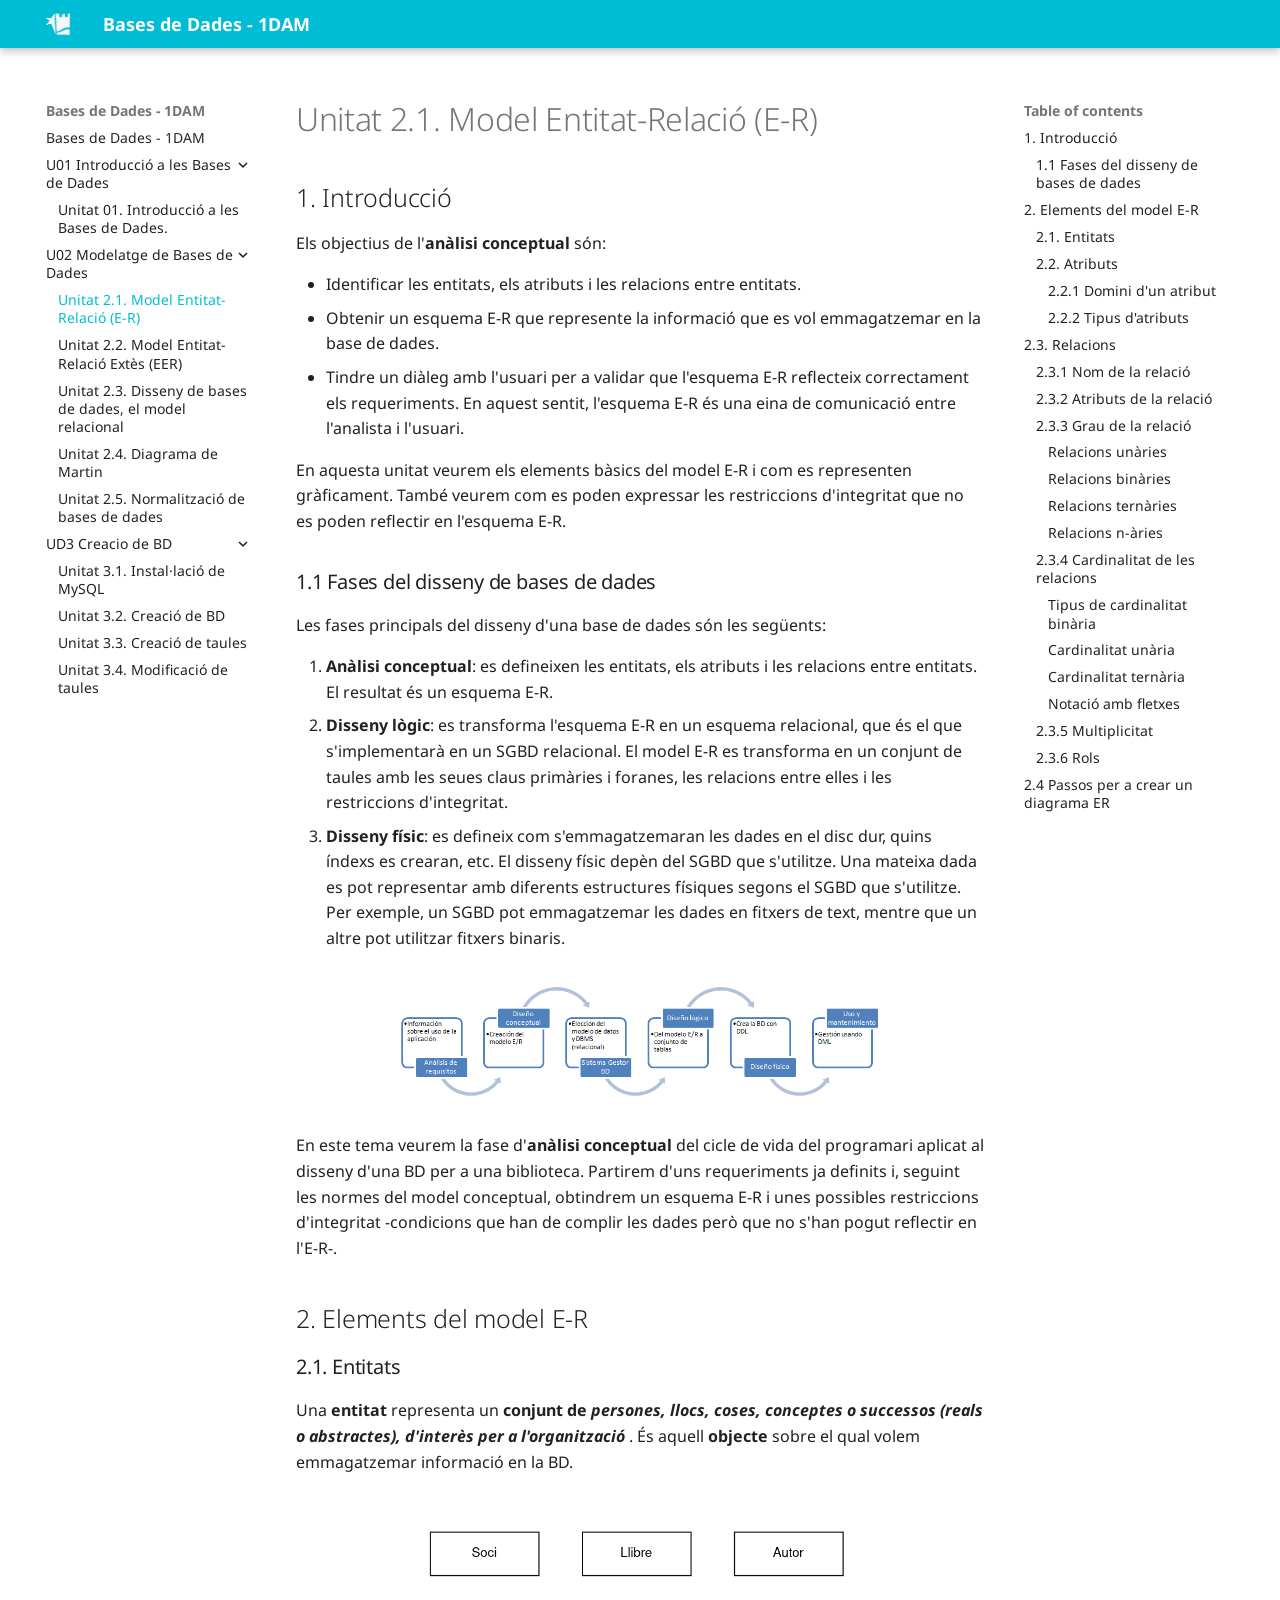
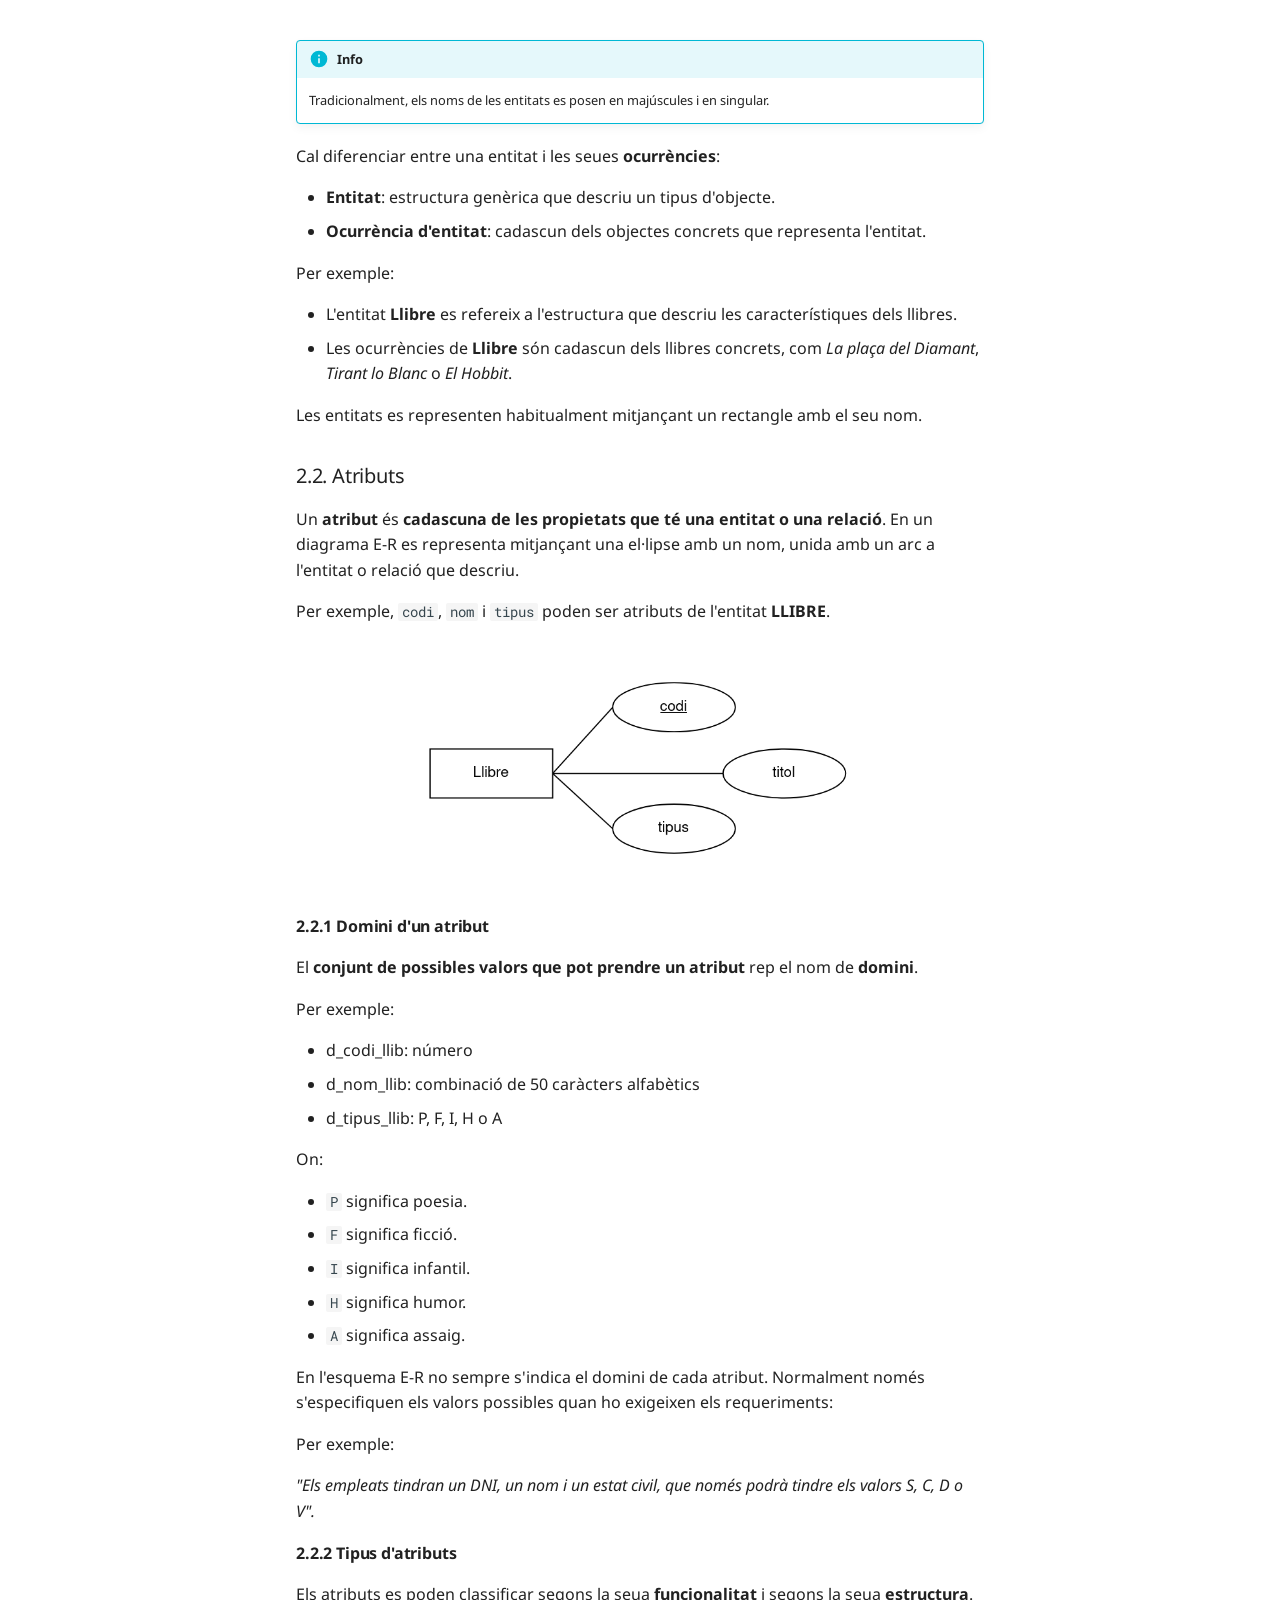
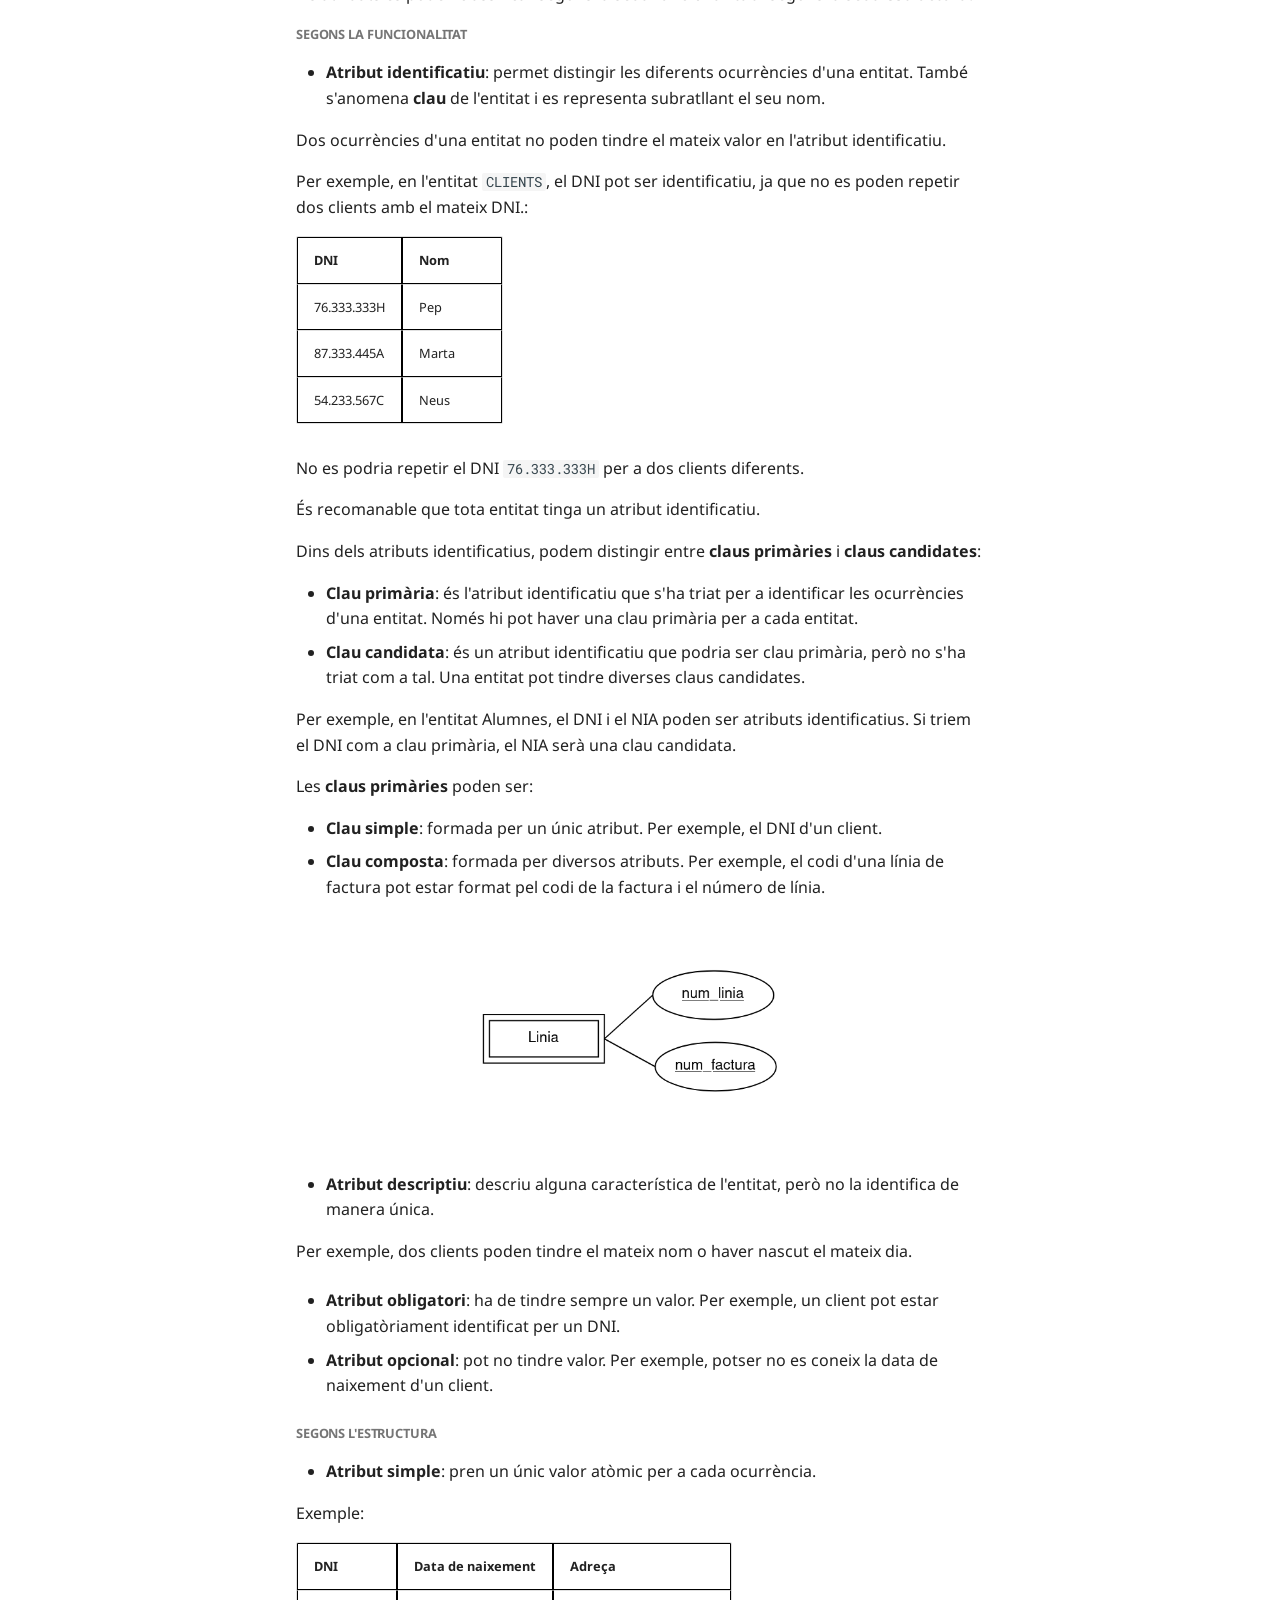
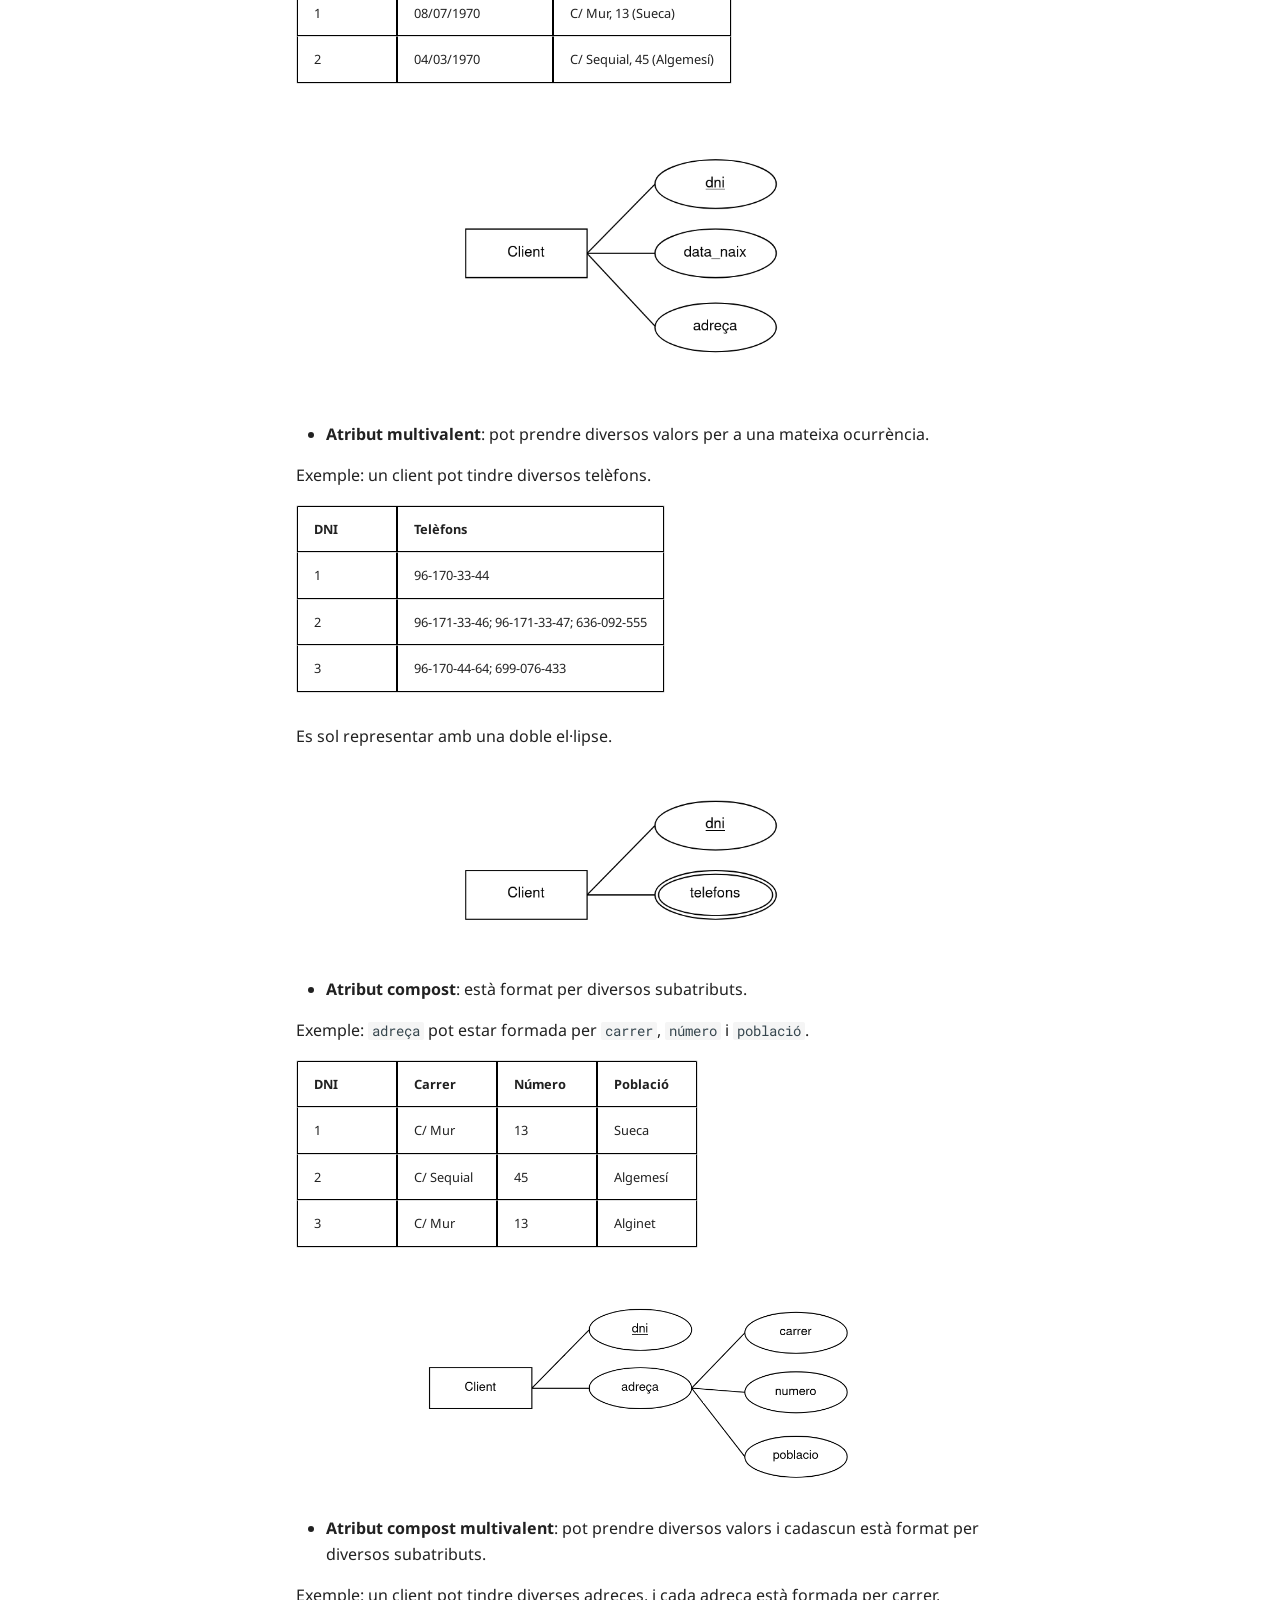
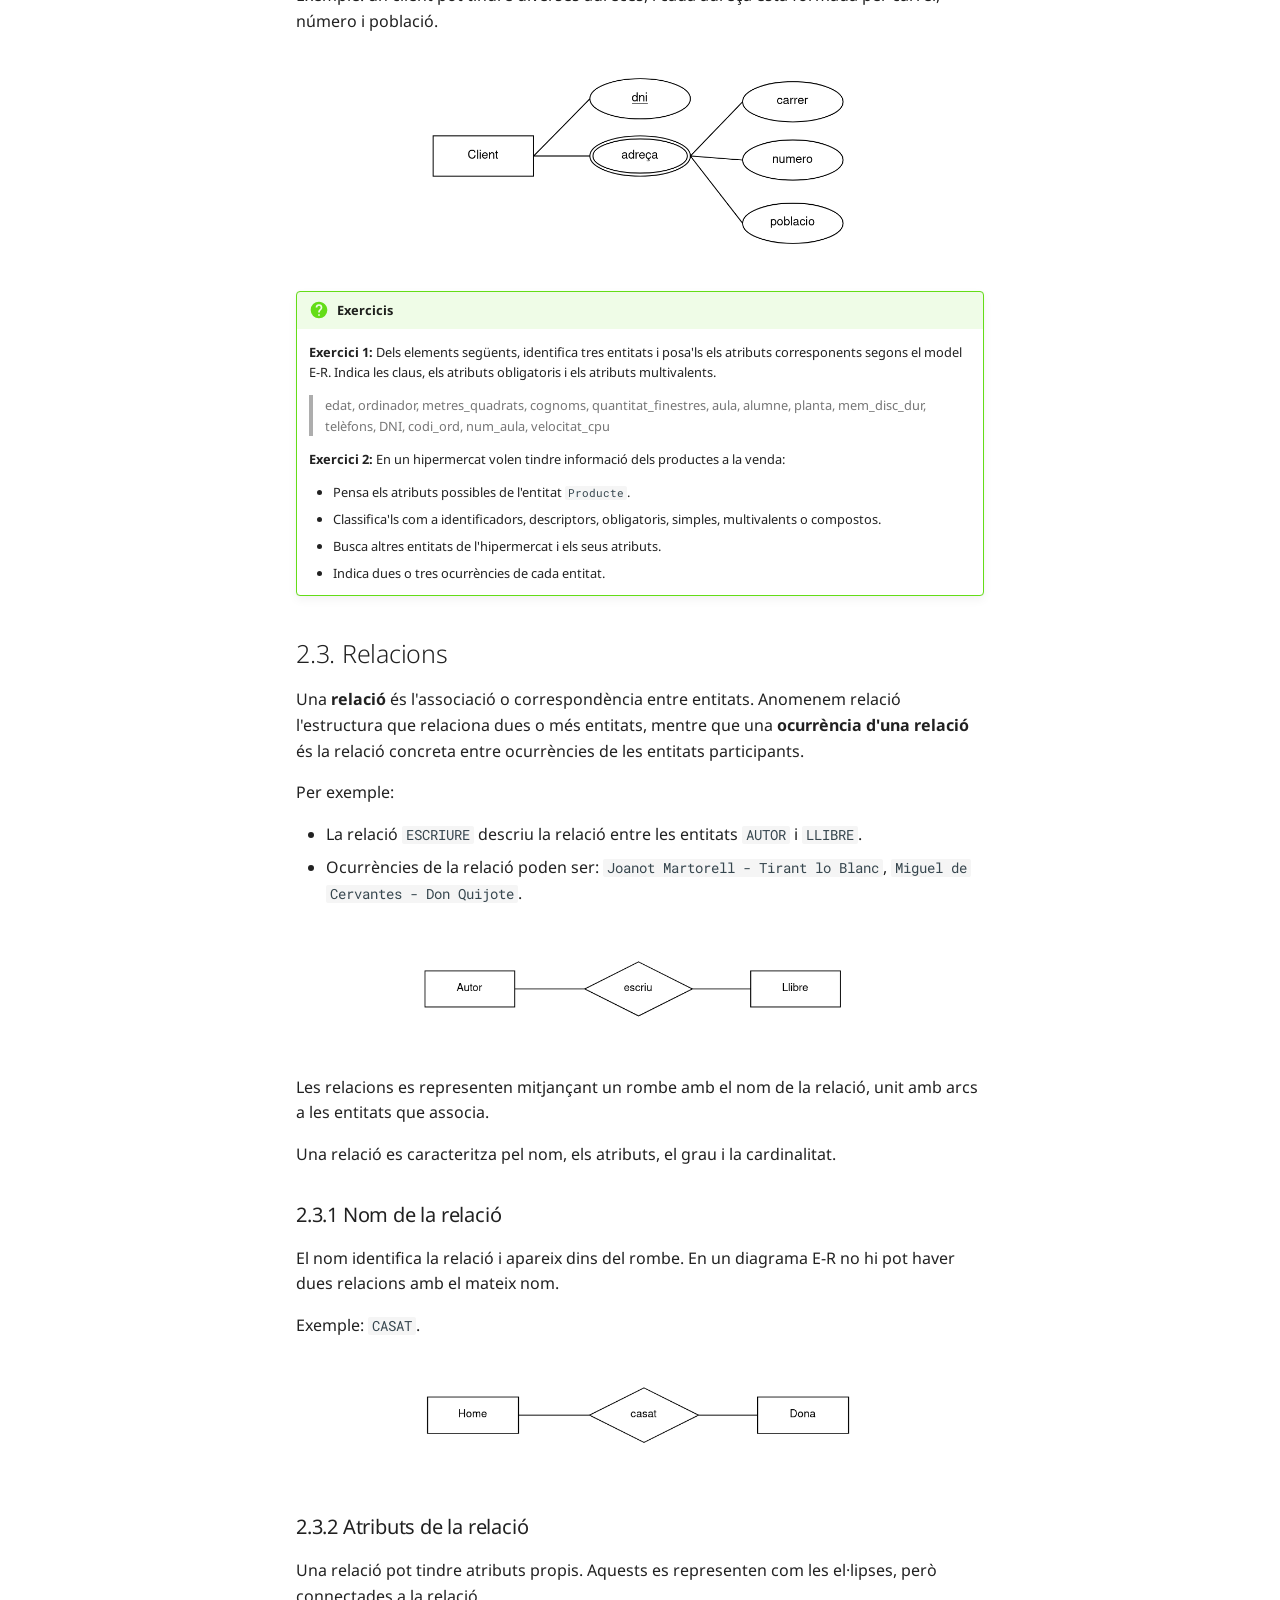
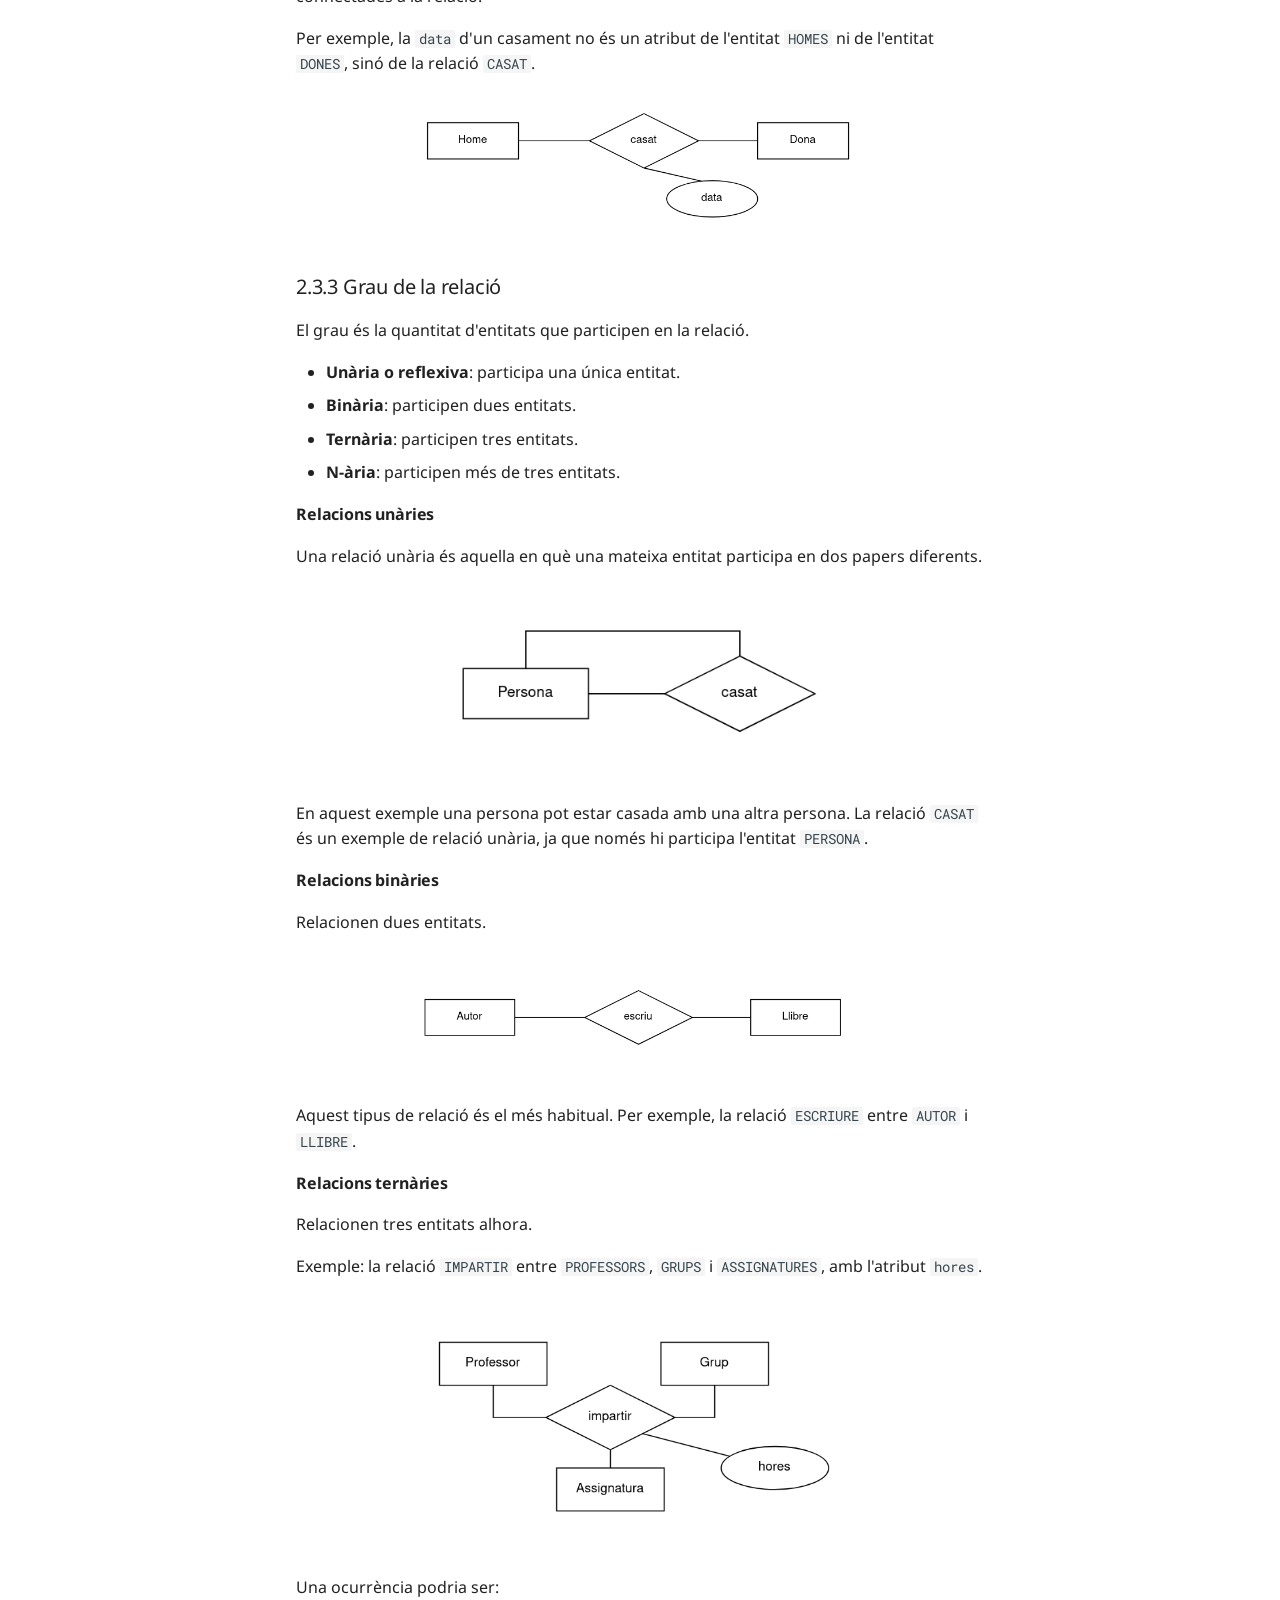
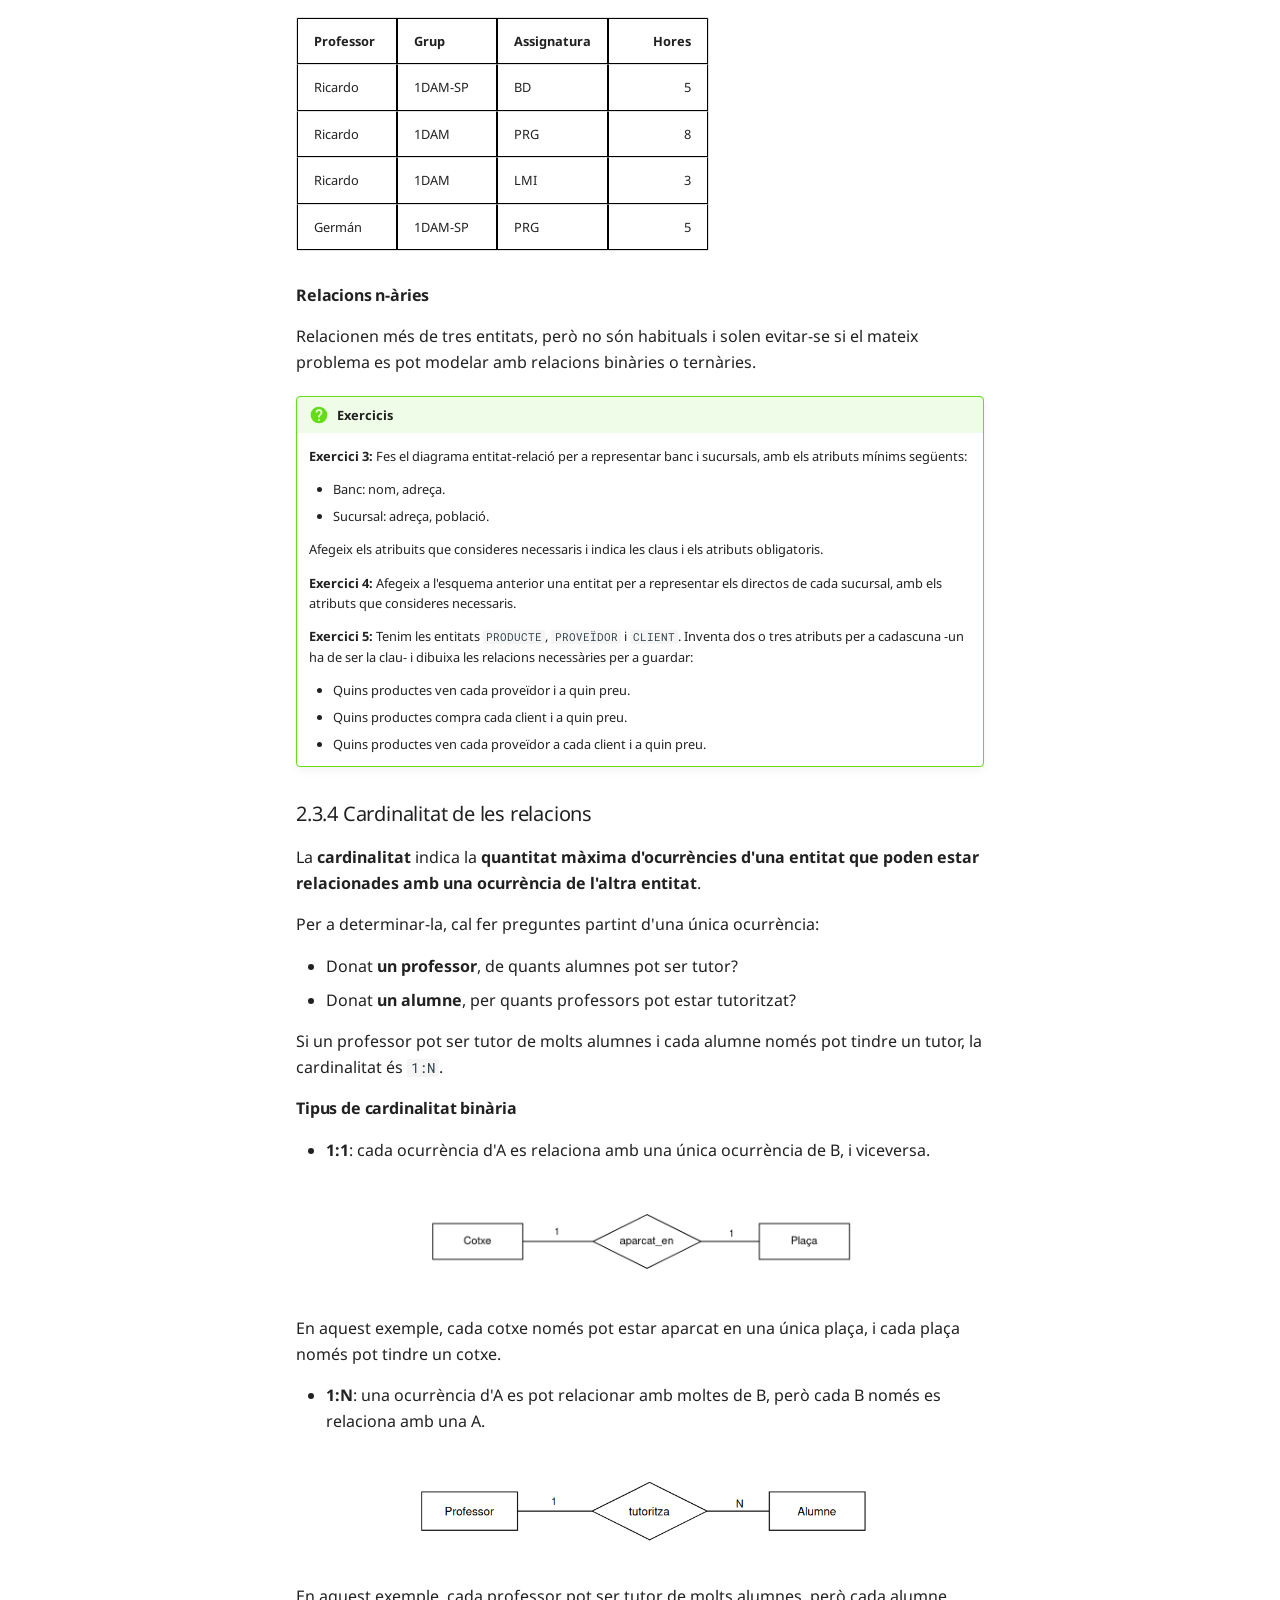
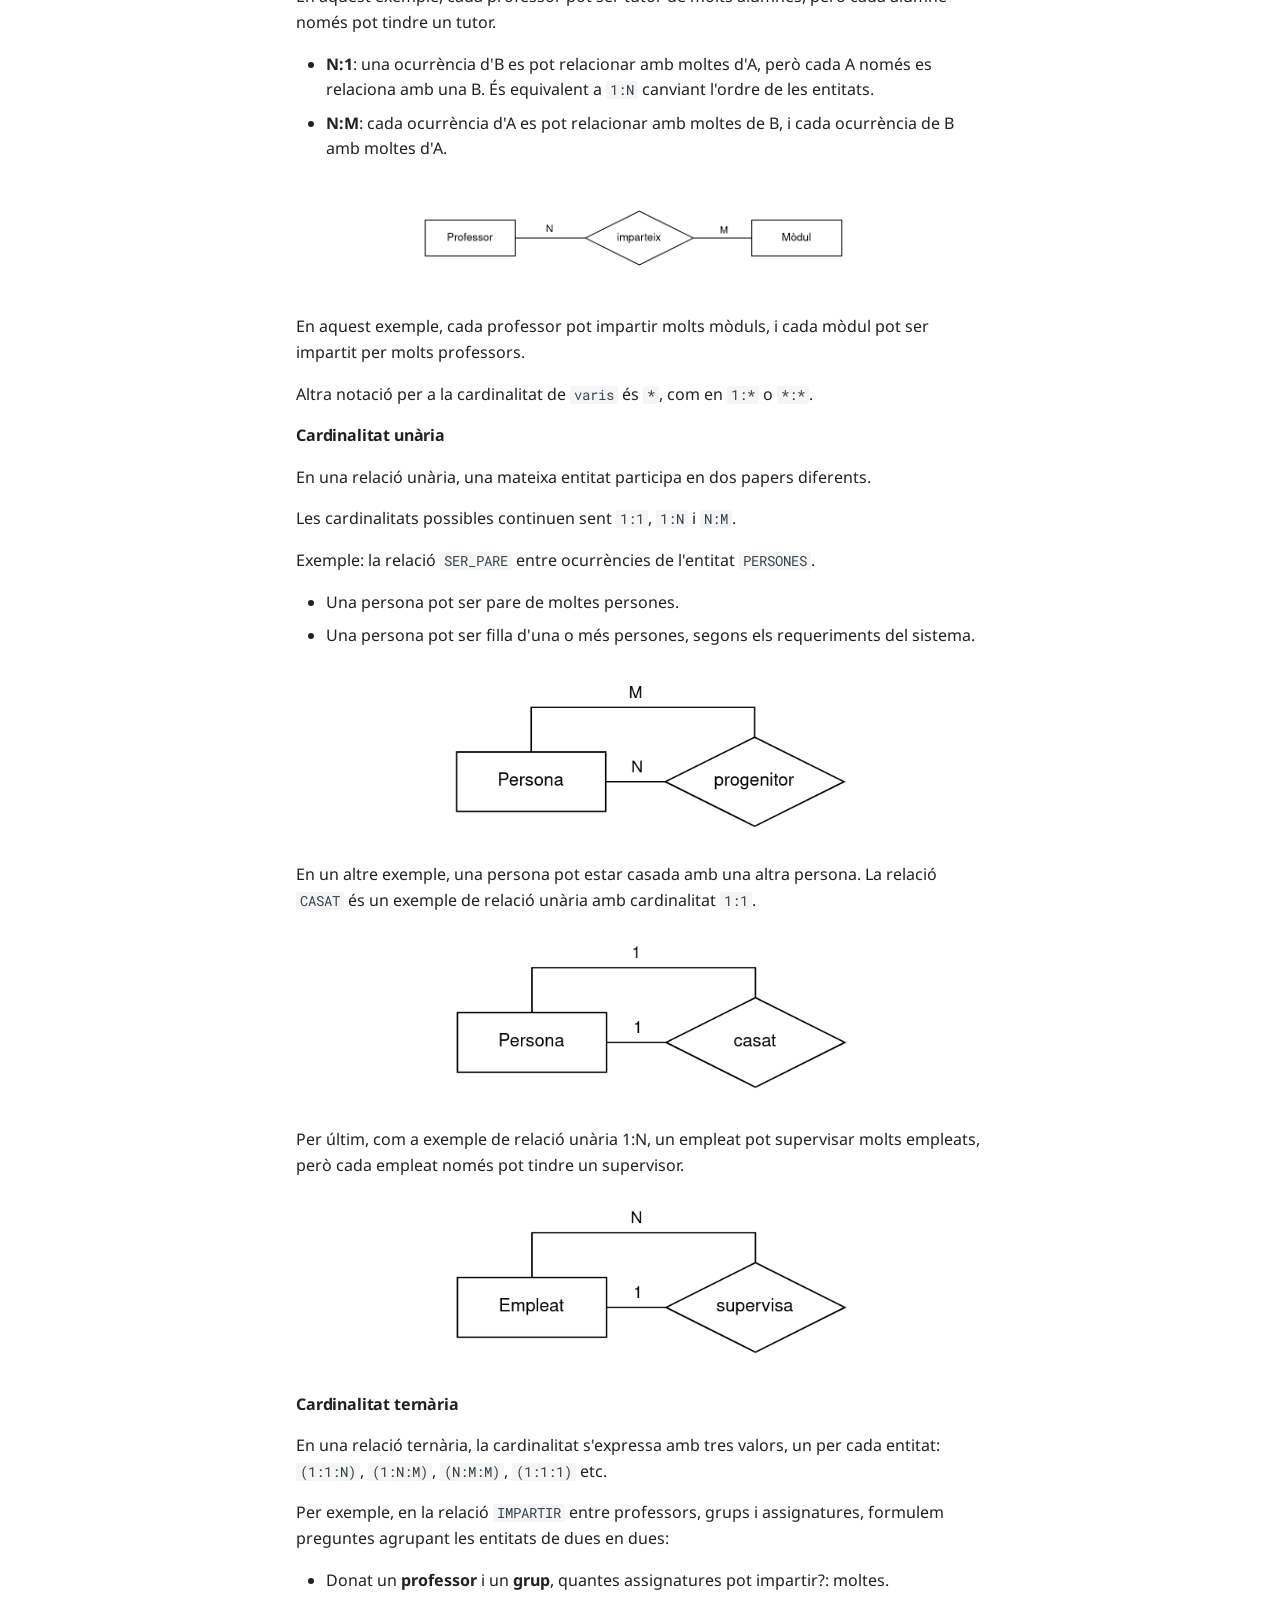
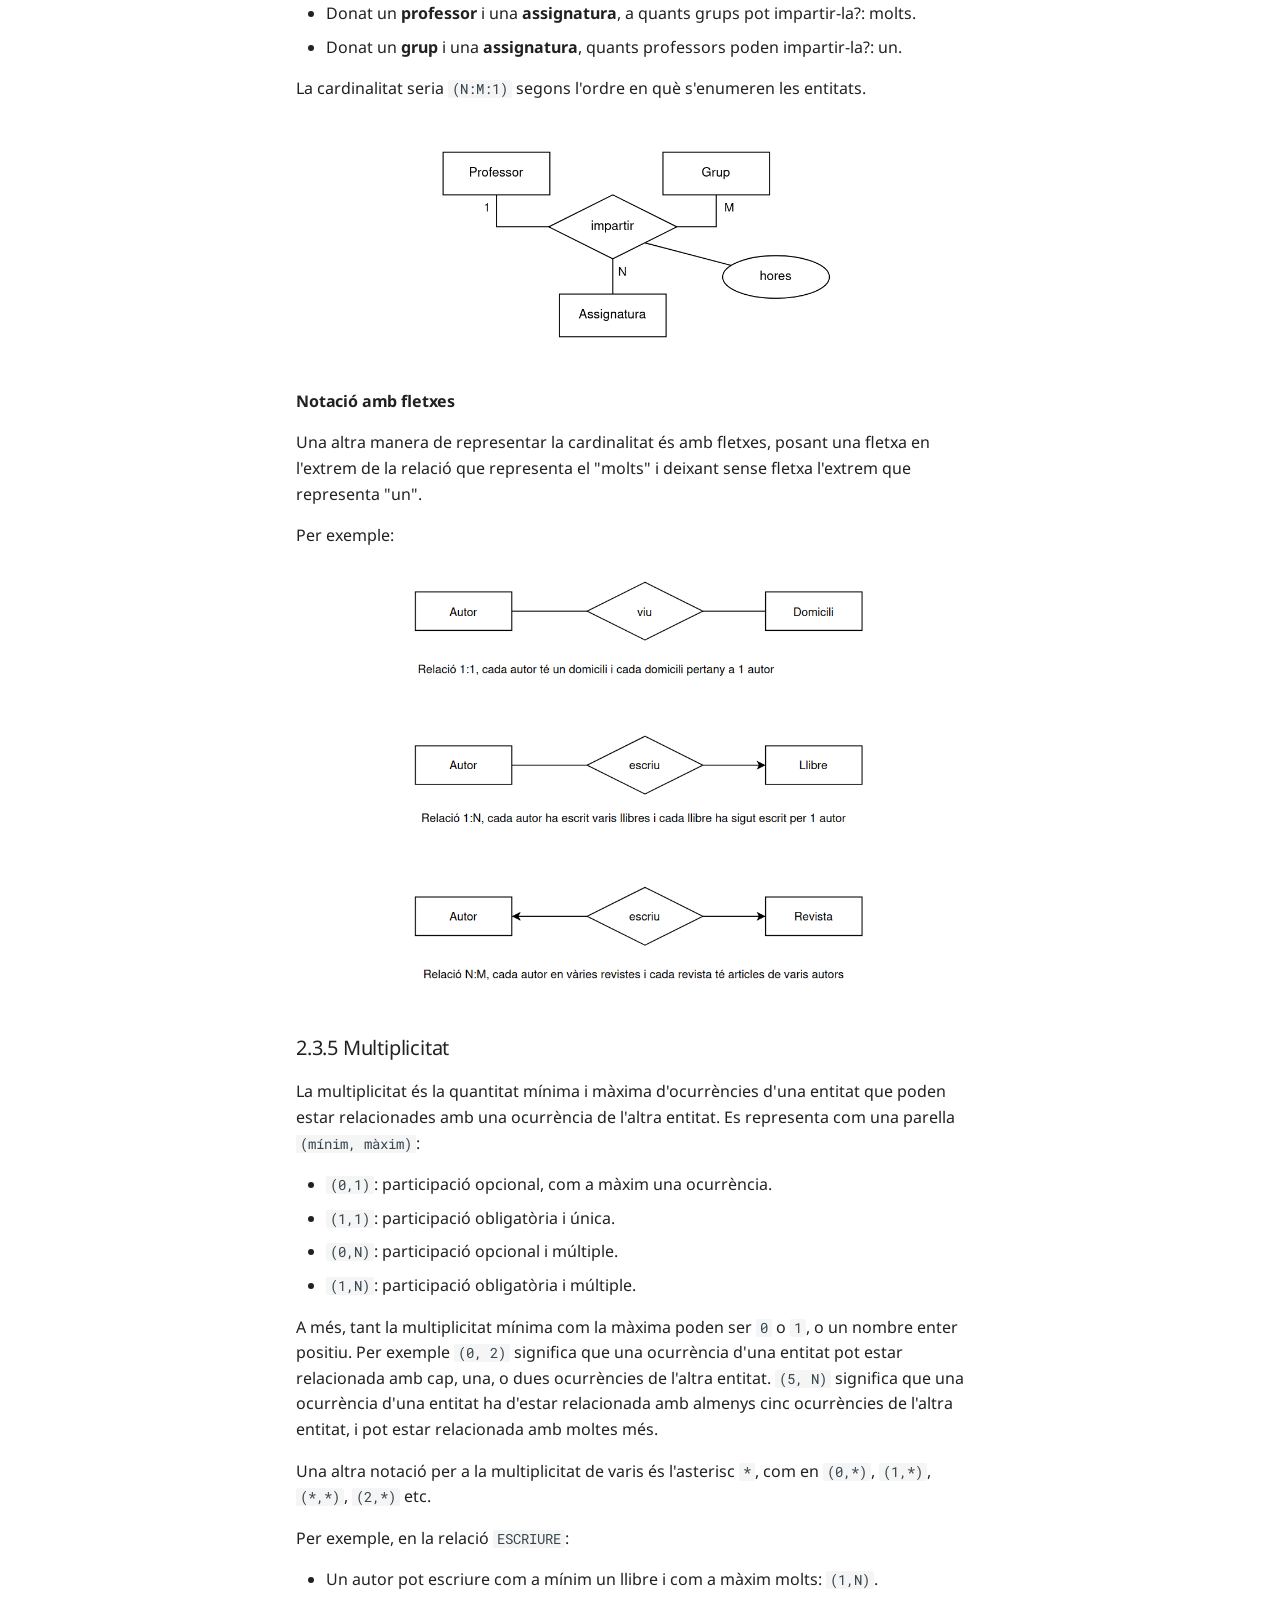
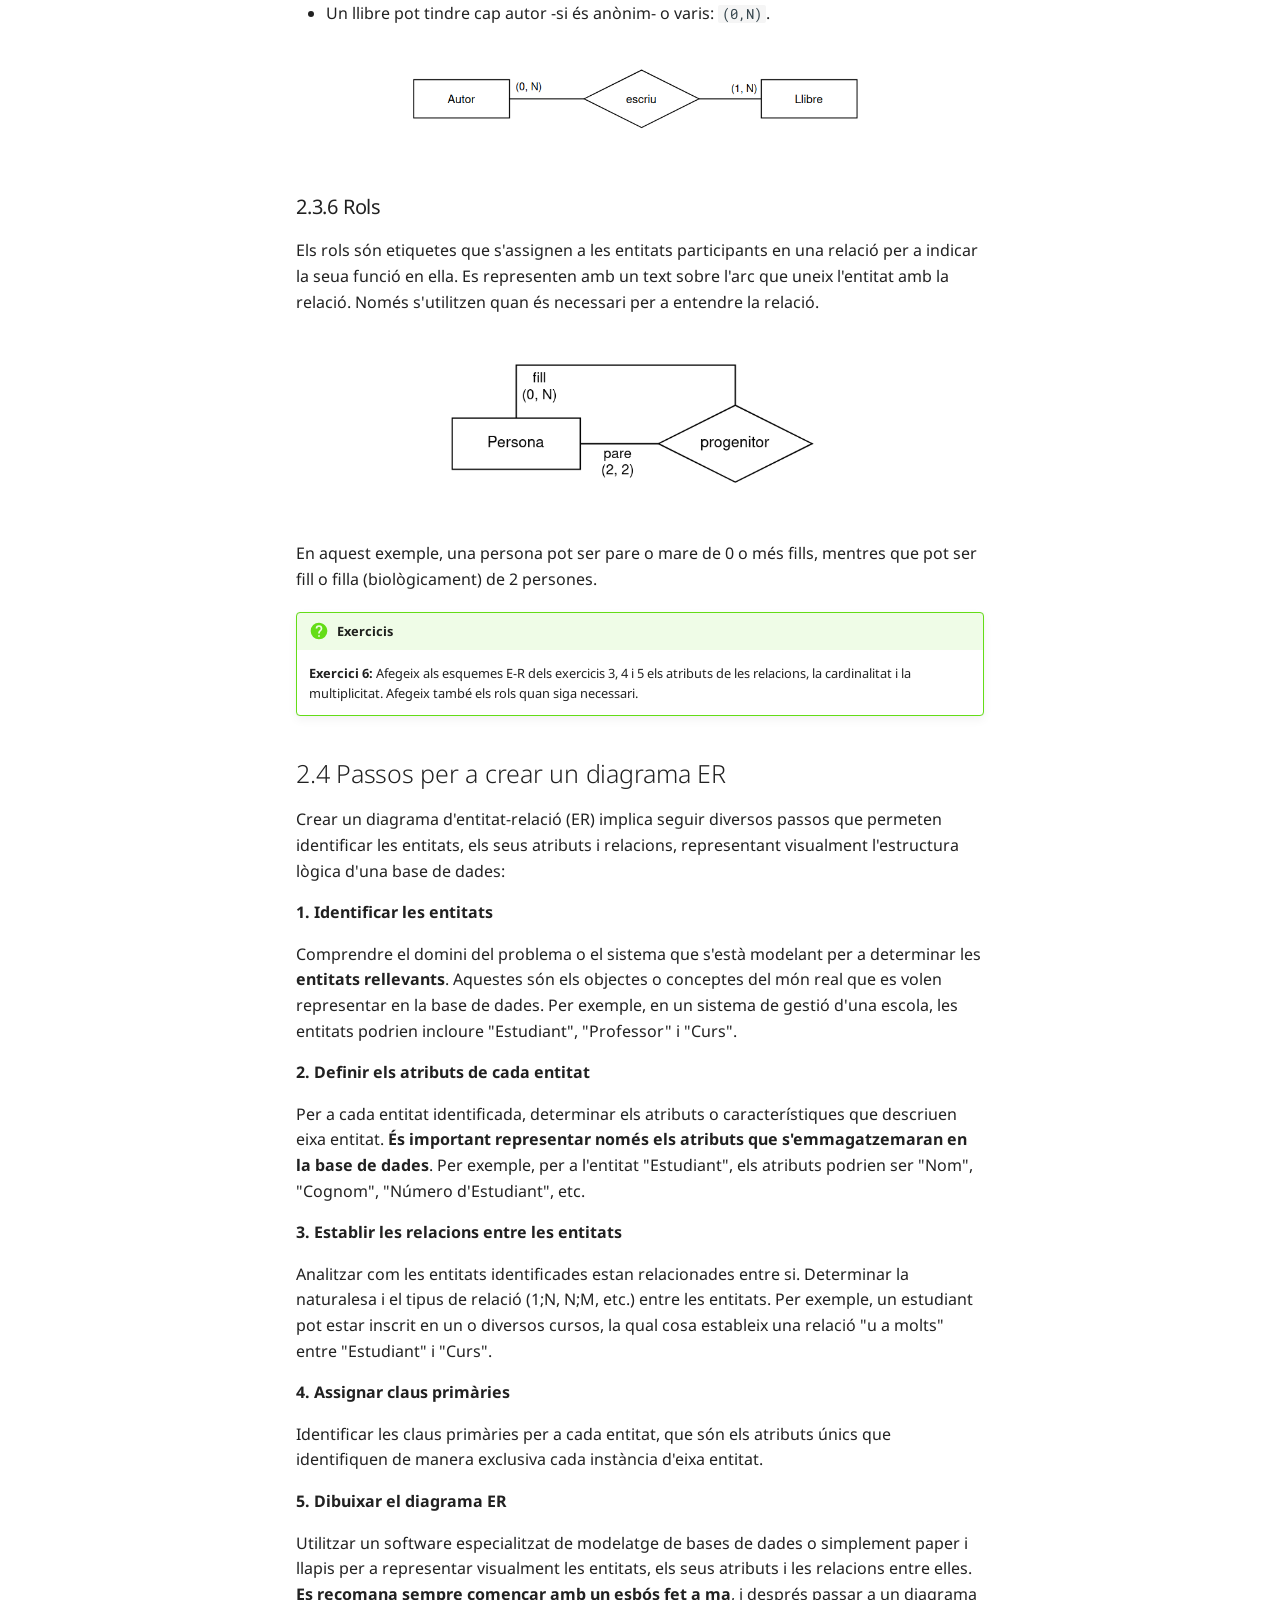
<file: U02 Modelatge de Bases de Dades/UD2.1/index.html>
<!DOCTYPE html><html lang="en" class="no-js"><head>
    
      <meta charset="utf-8">
      <meta name="viewport" content="width=device-width,initial-scale=1">
      
      
        <meta name="author" content="Ricardo Sánchez">
      
      
      
        <link rel="prev" href="../../U01%20Introducci%C3%B3%20a%20les%20Bases%20de%20Dades/UD1/">
      
      
        <link rel="next" href="../UD2.2/">
      
      
      <link rel="icon" href="../../assets/images/favicon.png">
      <meta name="generator" content="mkdocs-1.5.3, mkdocs-material-9.4.0">
    
    
      
        <title>Unitat 2.1. Model Entitat-Relació (E-R) - Bases de Dades - 1DAM</title>
      
    
    
      <link rel="stylesheet" href="../../assets/stylesheets/main.9f615399.min.css">
      
        
        <link rel="stylesheet" href="../../assets/stylesheets/palette.649f08f9.min.css">
      
      


    
    
      
    
    
      
        
        
        <link rel="preconnect" href="https://fonts.gstatic.com" crossorigin="">
        <link rel="stylesheet" href="https://fonts.googleapis.com/css?family=Noto+Sans:300,300i,400,400i,700,700i%7CRoboto+Mono:400,400i,700,700i&amp;display=fallback">
        <style>:root{--md-text-font:"Noto Sans";--md-code-font:"Roboto Mono"}</style>
      
    
    
      <link rel="stylesheet" href="../../stylesheets/my.css">
    
    <script>__md_scope=new URL("../..",location),__md_hash=e=>[...e].reduce((e,_)=>(e<<5)-e+_.charCodeAt(0),0),__md_get=(e,_=localStorage,t=__md_scope)=>JSON.parse(_.getItem(t.pathname+"."+e)),__md_set=(e,_,t=localStorage,a=__md_scope)=>{try{t.setItem(a.pathname+"."+e,JSON.stringify(_))}catch(e){}}</script>
    
      

    
    
    
  <link href="../../assets/stylesheets/glightbox.min.css" rel="stylesheet"><script src="../../assets/javascripts/glightbox.min.js"></script><style id="glightbox-style">
            html.glightbox-open { overflow: initial; height: 100%; }
            .gslide-title { margin-top: 0px; user-select: text; }
            .gslide-desc { color: #666; user-select: text; }
            .gslide-image img { background: white; }
            .gscrollbar-fixer { padding-right: 15px; }
            .gdesc-inner { font-size: 0.75rem; }
            body[data-md-color-scheme="slate"] .gdesc-inner { background: var(--md-default-bg-color); }
            body[data-md-color-scheme="slate"] .gslide-title { color: var(--md-default-fg-color); }
            body[data-md-color-scheme="slate"] .gslide-desc { color: var(--md-default-fg-color); }
        </style></head>
  
  
    
    
    
    
    
    <body dir="ltr" data-md-color-scheme="default" data-md-color-primary="cyan" data-md-color-accent="amber">
  
    
    
    <input class="md-toggle" data-md-toggle="drawer" type="checkbox" id="__drawer" autocomplete="off">
    <input class="md-toggle" data-md-toggle="search" type="checkbox" id="__search" autocomplete="off">
    <label class="md-overlay" for="__drawer"></label>
    <div data-md-component="skip">
      
        
        <a href="#unitat-21-model-entitat-relacio-e-r" class="md-skip">
          Skip to content
        </a>
      
    </div>
    <div data-md-component="announce">
      
    </div>
    
    
      

  

<header class="md-header md-header--shadow" data-md-component="header">
  <nav class="md-header__inner md-grid" aria-label="Header">
    <a href="../.." title="Bases de Dades - 1DAM" class="md-header__button md-logo" aria-label="Bases de Dades - 1DAM" data-md-component="logo">
      
  <img src="../../stylesheets/logo_me_blanc.png" alt="logo">

    </a>
    <label class="md-header__button md-icon" for="__drawer">
      
      <svg xmlns="http://www.w3.org/2000/svg" viewBox="0 0 24 24"><path d="M3 6h18v2H3V6m0 5h18v2H3v-2m0 5h18v2H3v-2Z"></path></svg>
    </label>
    <div class="md-header__title" data-md-component="header-title">
      <div class="md-header__ellipsis">
        <div class="md-header__topic">
          <span class="md-ellipsis">
            Bases de Dades - 1DAM
          </span>
        </div>
        <div class="md-header__topic" data-md-component="header-topic">
          <span class="md-ellipsis">
            
              Unitat 2.1. Model Entitat-Relació (E-R)
            
          </span>
        </div>
      </div>
    </div>
    
      
    
    
    
    
  </nav>
  
</header>
    
    <div class="md-container" data-md-component="container">
      
      
        
          
        
      
      <main class="md-main" data-md-component="main">
        <div class="md-main__inner md-grid">
          
            
              
              <div class="md-sidebar md-sidebar--primary" data-md-component="sidebar" data-md-type="navigation">
                <div class="md-sidebar__scrollwrap">
                  <div class="md-sidebar__inner">
                    



<nav class="md-nav md-nav--primary" aria-label="Navigation" data-md-level="0">
  <label class="md-nav__title" for="__drawer">
    <a href="../.." title="Bases de Dades - 1DAM" class="md-nav__button md-logo" aria-label="Bases de Dades - 1DAM" data-md-component="logo">
      
  <img src="../../stylesheets/logo_me_blanc.png" alt="logo">

    </a>
    Bases de Dades - 1DAM
  </label>
  
  <ul class="md-nav__list" data-md-scrollfix="">
    
      
      
  
  
  
    <li class="md-nav__item">
      <a href="../.." class="md-nav__link">
        
  
  <span class="md-ellipsis">
    Bases de Dades - 1DAM
  </span>
  

      </a>
    </li>
  

    
      
      
  
  
  
    
    
    
    <li class="md-nav__item md-nav__item--nested">
      
        
        
        
        
          
        
        <input class="md-nav__toggle md-toggle md-toggle--indeterminate" type="checkbox" id="__nav_2">
        
          <label class="md-nav__link" for="__nav_2" id="__nav_2_label" tabindex="0">
            
  
  <span class="md-ellipsis">
    U01 Introducció a les Bases de Dades
  </span>
  

            <span class="md-nav__icon md-icon"></span>
          </label>
        
        <nav class="md-nav" data-md-level="1" aria-labelledby="__nav_2_label" aria-expanded="false">
          <label class="md-nav__title" for="__nav_2">
            <span class="md-nav__icon md-icon"></span>
            U01 Introducció a les Bases de Dades
          </label>
          <ul class="md-nav__list" data-md-scrollfix="">
            
              
                
  
  
  
    <li class="md-nav__item">
      <a href="../../U01%20Introducci%C3%B3%20a%20les%20Bases%20de%20Dades/UD1/" class="md-nav__link">
        
  
  <span class="md-ellipsis">
    Unitat 01. Introducció a les Bases de Dades.
  </span>
  

      </a>
    </li>
  

              
            
          </ul>
        </nav>
      
    </li>
  

    
      
      
  
  
    
  
  
    
    
    
    <li class="md-nav__item md-nav__item--active md-nav__item--nested">
      
        
        
        
        
        <input class="md-nav__toggle md-toggle " type="checkbox" id="__nav_3" checked="">
        
          <label class="md-nav__link" for="__nav_3" id="__nav_3_label" tabindex="0">
            
  
  <span class="md-ellipsis">
    U02 Modelatge de Bases de Dades
  </span>
  

            <span class="md-nav__icon md-icon"></span>
          </label>
        
        <nav class="md-nav" data-md-level="1" aria-labelledby="__nav_3_label" aria-expanded="true">
          <label class="md-nav__title" for="__nav_3">
            <span class="md-nav__icon md-icon"></span>
            U02 Modelatge de Bases de Dades
          </label>
          <ul class="md-nav__list" data-md-scrollfix="">
            
              
                
  
  
    
  
  
    <li class="md-nav__item md-nav__item--active">
      
      <input class="md-nav__toggle md-toggle" type="checkbox" id="__toc">
      
      
        
      
      
        <label class="md-nav__link md-nav__link--active" for="__toc">
          
  
  <span class="md-ellipsis">
    Unitat 2.1. Model Entitat-Relació (E-R)
  </span>
  

          <span class="md-nav__icon md-icon"></span>
        </label>
      
      <a href="./" class="md-nav__link md-nav__link--active">
        
  
  <span class="md-ellipsis">
    Unitat 2.1. Model Entitat-Relació (E-R)
  </span>
  

      </a>
      
        

<nav class="md-nav md-nav--secondary" aria-label="Table of contents">
  
  
  
    
  
  
    <label class="md-nav__title" for="__toc">
      <span class="md-nav__icon md-icon"></span>
      Table of contents
    </label>
    <ul class="md-nav__list" data-md-component="toc" data-md-scrollfix="">
      
        <li class="md-nav__item">
  <a href="#1-introduccio" class="md-nav__link">
    1. Introducció
  </a>
  
    <nav class="md-nav" aria-label="1. Introducció">
      <ul class="md-nav__list">
        
          <li class="md-nav__item">
  <a href="#11-fases-del-disseny-de-bases-de-dades" class="md-nav__link">
    1.1 Fases del disseny de bases de dades
  </a>
  
</li>
        
      </ul>
    </nav>
  
</li>
      
        <li class="md-nav__item">
  <a href="#2-elements-del-model-e-r" class="md-nav__link">
    2. Elements del model E-R
  </a>
  
    <nav class="md-nav" aria-label="2. Elements del model E-R">
      <ul class="md-nav__list">
        
          <li class="md-nav__item">
  <a href="#21-entitats" class="md-nav__link">
    2.1. Entitats
  </a>
  
</li>
        
          <li class="md-nav__item">
  <a href="#22-atributs" class="md-nav__link">
    2.2. Atributs
  </a>
  
    <nav class="md-nav" aria-label="2.2. Atributs">
      <ul class="md-nav__list">
        
          <li class="md-nav__item">
  <a href="#221-domini-dun-atribut" class="md-nav__link">
    2.2.1 Domini d'un atribut
  </a>
  
</li>
        
          <li class="md-nav__item">
  <a href="#222-tipus-datributs" class="md-nav__link">
    2.2.2 Tipus d'atributs
  </a>
  
</li>
        
      </ul>
    </nav>
  
</li>
        
      </ul>
    </nav>
  
</li>
      
        <li class="md-nav__item">
  <a href="#23-relacions" class="md-nav__link">
    2.3. Relacions
  </a>
  
    <nav class="md-nav" aria-label="2.3. Relacions">
      <ul class="md-nav__list">
        
          <li class="md-nav__item">
  <a href="#231-nom-de-la-relacio" class="md-nav__link">
    2.3.1 Nom de la relació
  </a>
  
</li>
        
          <li class="md-nav__item">
  <a href="#232-atributs-de-la-relacio" class="md-nav__link">
    2.3.2 Atributs de la relació
  </a>
  
</li>
        
          <li class="md-nav__item">
  <a href="#233-grau-de-la-relacio" class="md-nav__link">
    2.3.3 Grau de la relació
  </a>
  
    <nav class="md-nav" aria-label="2.3.3 Grau de la relació">
      <ul class="md-nav__list">
        
          <li class="md-nav__item">
  <a href="#relacions-unaries" class="md-nav__link">
    Relacions unàries
  </a>
  
</li>
        
          <li class="md-nav__item">
  <a href="#relacions-binaries" class="md-nav__link">
    Relacions binàries
  </a>
  
</li>
        
          <li class="md-nav__item">
  <a href="#relacions-ternaries" class="md-nav__link">
    Relacions ternàries
  </a>
  
</li>
        
          <li class="md-nav__item">
  <a href="#relacions-n-aries" class="md-nav__link">
    Relacions n-àries
  </a>
  
</li>
        
      </ul>
    </nav>
  
</li>
        
          <li class="md-nav__item">
  <a href="#234-cardinalitat-de-les-relacions" class="md-nav__link">
    2.3.4 Cardinalitat de les relacions
  </a>
  
    <nav class="md-nav" aria-label="2.3.4 Cardinalitat de les relacions">
      <ul class="md-nav__list">
        
          <li class="md-nav__item">
  <a href="#tipus-de-cardinalitat-binaria" class="md-nav__link">
    Tipus de cardinalitat binària
  </a>
  
</li>
        
          <li class="md-nav__item">
  <a href="#cardinalitat-unaria" class="md-nav__link">
    Cardinalitat unària
  </a>
  
</li>
        
          <li class="md-nav__item">
  <a href="#cardinalitat-ternaria" class="md-nav__link">
    Cardinalitat ternària
  </a>
  
</li>
        
          <li class="md-nav__item">
  <a href="#notacio-amb-fletxes" class="md-nav__link">
    Notació amb fletxes
  </a>
  
</li>
        
      </ul>
    </nav>
  
</li>
        
          <li class="md-nav__item">
  <a href="#235-multiplicitat" class="md-nav__link">
    2.3.5 Multiplicitat
  </a>
  
</li>
        
          <li class="md-nav__item">
  <a href="#236-rols" class="md-nav__link">
    2.3.6 Rols
  </a>
  
</li>
        
      </ul>
    </nav>
  
</li>
      
        <li class="md-nav__item">
  <a href="#24-passos-per-a-crear-un-diagrama-er" class="md-nav__link">
    2.4 Passos per a crear un diagrama ER
  </a>
  
</li>
      
    </ul>
  
</nav>
      
    </li>
  

              
            
              
                
  
  
  
    <li class="md-nav__item">
      <a href="../UD2.2/" class="md-nav__link">
        
  
  <span class="md-ellipsis">
    Unitat 2.2. Model Entitat-Relació Extès (EER)
  </span>
  

      </a>
    </li>
  

              
            
              
                
  
  
  
    <li class="md-nav__item">
      <a href="../UD2.3/" class="md-nav__link">
        
  
  <span class="md-ellipsis">
    Unitat 2.3. Disseny de bases de dades, el model relacional
  </span>
  

      </a>
    </li>
  

              
            
              
                
  
  
  
    <li class="md-nav__item">
      <a href="../UD2.4/" class="md-nav__link">
        
  
  <span class="md-ellipsis">
    Unitat 2.4. Diagrama de Martin
  </span>
  

      </a>
    </li>
  

              
            
              
                
  
  
  
    <li class="md-nav__item">
      <a href="../UD2.5/" class="md-nav__link">
        
  
  <span class="md-ellipsis">
    Unitat 2.5. Normalització de bases de dades
  </span>
  

      </a>
    </li>
  

              
            
          </ul>
        </nav>
      
    </li>
  

    
      
      
  
  
  
    
    
    
    <li class="md-nav__item md-nav__item--nested">
      
        
        
        
        
          
        
        <input class="md-nav__toggle md-toggle md-toggle--indeterminate" type="checkbox" id="__nav_4">
        
          <label class="md-nav__link" for="__nav_4" id="__nav_4_label" tabindex="0">
            
  
  <span class="md-ellipsis">
    UD3 Creacio de BD
  </span>
  

            <span class="md-nav__icon md-icon"></span>
          </label>
        
        <nav class="md-nav" data-md-level="1" aria-labelledby="__nav_4_label" aria-expanded="false">
          <label class="md-nav__title" for="__nav_4">
            <span class="md-nav__icon md-icon"></span>
            UD3 Creacio de BD
          </label>
          <ul class="md-nav__list" data-md-scrollfix="">
            
              
                
  
  
  
    <li class="md-nav__item">
      <a href="../../UD3%20Creacio%20de%20BD/UD3.1/" class="md-nav__link">
        
  
  <span class="md-ellipsis">
    Unitat 3.1. Instal·lació de MySQL
  </span>
  

      </a>
    </li>
  

              
            
              
                
  
  
  
    <li class="md-nav__item">
      <a href="../../UD3%20Creacio%20de%20BD/UD3.2/" class="md-nav__link">
        
  
  <span class="md-ellipsis">
    Unitat 3.2. Creació de BD
  </span>
  

      </a>
    </li>
  

              
            
              
                
  
  
  
    <li class="md-nav__item">
      <a href="../../UD3%20Creacio%20de%20BD/UD3.3/" class="md-nav__link">
        
  
  <span class="md-ellipsis">
    Unitat 3.3. Creació de taules
  </span>
  

      </a>
    </li>
  

              
            
              
                
  
  
  
    <li class="md-nav__item">
      <a href="../../UD3%20Creacio%20de%20BD/UD3.4/" class="md-nav__link">
        
  
  <span class="md-ellipsis">
    Unitat 3.4. Modificació de taules
  </span>
  

      </a>
    </li>
  

              
            
          </ul>
        </nav>
      
    </li>
  

    
  </ul>
</nav>
                  </div>
                </div>
              </div>
            
            
              
              <div class="md-sidebar md-sidebar--secondary" data-md-component="sidebar" data-md-type="toc">
                <div class="md-sidebar__scrollwrap">
                  <div class="md-sidebar__inner">
                    

<nav class="md-nav md-nav--secondary" aria-label="Table of contents">
  
  
  
    
  
  
    <label class="md-nav__title" for="__toc">
      <span class="md-nav__icon md-icon"></span>
      Table of contents
    </label>
    <ul class="md-nav__list" data-md-component="toc" data-md-scrollfix="">
      
        <li class="md-nav__item">
  <a href="#1-introduccio" class="md-nav__link">
    1. Introducció
  </a>
  
    <nav class="md-nav" aria-label="1. Introducció">
      <ul class="md-nav__list">
        
          <li class="md-nav__item">
  <a href="#11-fases-del-disseny-de-bases-de-dades" class="md-nav__link">
    1.1 Fases del disseny de bases de dades
  </a>
  
</li>
        
      </ul>
    </nav>
  
</li>
      
        <li class="md-nav__item">
  <a href="#2-elements-del-model-e-r" class="md-nav__link">
    2. Elements del model E-R
  </a>
  
    <nav class="md-nav" aria-label="2. Elements del model E-R">
      <ul class="md-nav__list">
        
          <li class="md-nav__item">
  <a href="#21-entitats" class="md-nav__link">
    2.1. Entitats
  </a>
  
</li>
        
          <li class="md-nav__item">
  <a href="#22-atributs" class="md-nav__link">
    2.2. Atributs
  </a>
  
    <nav class="md-nav" aria-label="2.2. Atributs">
      <ul class="md-nav__list">
        
          <li class="md-nav__item">
  <a href="#221-domini-dun-atribut" class="md-nav__link">
    2.2.1 Domini d'un atribut
  </a>
  
</li>
        
          <li class="md-nav__item">
  <a href="#222-tipus-datributs" class="md-nav__link">
    2.2.2 Tipus d'atributs
  </a>
  
</li>
        
      </ul>
    </nav>
  
</li>
        
      </ul>
    </nav>
  
</li>
      
        <li class="md-nav__item">
  <a href="#23-relacions" class="md-nav__link">
    2.3. Relacions
  </a>
  
    <nav class="md-nav" aria-label="2.3. Relacions">
      <ul class="md-nav__list">
        
          <li class="md-nav__item">
  <a href="#231-nom-de-la-relacio" class="md-nav__link">
    2.3.1 Nom de la relació
  </a>
  
</li>
        
          <li class="md-nav__item">
  <a href="#232-atributs-de-la-relacio" class="md-nav__link">
    2.3.2 Atributs de la relació
  </a>
  
</li>
        
          <li class="md-nav__item">
  <a href="#233-grau-de-la-relacio" class="md-nav__link">
    2.3.3 Grau de la relació
  </a>
  
    <nav class="md-nav" aria-label="2.3.3 Grau de la relació">
      <ul class="md-nav__list">
        
          <li class="md-nav__item">
  <a href="#relacions-unaries" class="md-nav__link">
    Relacions unàries
  </a>
  
</li>
        
          <li class="md-nav__item">
  <a href="#relacions-binaries" class="md-nav__link">
    Relacions binàries
  </a>
  
</li>
        
          <li class="md-nav__item">
  <a href="#relacions-ternaries" class="md-nav__link">
    Relacions ternàries
  </a>
  
</li>
        
          <li class="md-nav__item">
  <a href="#relacions-n-aries" class="md-nav__link">
    Relacions n-àries
  </a>
  
</li>
        
      </ul>
    </nav>
  
</li>
        
          <li class="md-nav__item">
  <a href="#234-cardinalitat-de-les-relacions" class="md-nav__link">
    2.3.4 Cardinalitat de les relacions
  </a>
  
    <nav class="md-nav" aria-label="2.3.4 Cardinalitat de les relacions">
      <ul class="md-nav__list">
        
          <li class="md-nav__item">
  <a href="#tipus-de-cardinalitat-binaria" class="md-nav__link">
    Tipus de cardinalitat binària
  </a>
  
</li>
        
          <li class="md-nav__item">
  <a href="#cardinalitat-unaria" class="md-nav__link">
    Cardinalitat unària
  </a>
  
</li>
        
          <li class="md-nav__item">
  <a href="#cardinalitat-ternaria" class="md-nav__link">
    Cardinalitat ternària
  </a>
  
</li>
        
          <li class="md-nav__item">
  <a href="#notacio-amb-fletxes" class="md-nav__link">
    Notació amb fletxes
  </a>
  
</li>
        
      </ul>
    </nav>
  
</li>
        
          <li class="md-nav__item">
  <a href="#235-multiplicitat" class="md-nav__link">
    2.3.5 Multiplicitat
  </a>
  
</li>
        
          <li class="md-nav__item">
  <a href="#236-rols" class="md-nav__link">
    2.3.6 Rols
  </a>
  
</li>
        
      </ul>
    </nav>
  
</li>
      
        <li class="md-nav__item">
  <a href="#24-passos-per-a-crear-un-diagrama-er" class="md-nav__link">
    2.4 Passos per a crear un diagrama ER
  </a>
  
</li>
      
    </ul>
  
</nav>
                  </div>
                </div>
              </div>
            
          
          
            <div class="md-content" data-md-component="content">
              <article class="md-content__inner md-typeset">
                
                  


<h1 id="unitat-21-model-entitat-relacio-e-r">Unitat 2.1. Model Entitat-Relació (E-R)</h1>
<h2 id="1-introduccio">1. Introducció</h2>
<p>Els objectius de l'<strong>anàlisi conceptual</strong> són:</p>
<ul>
<li>Identificar les entitats, els atributs i les relacions entre entitats.</li>
<li>Obtenir un esquema E-R que represente la informació que es vol emmagatzemar en la base de dades.</li>
<li>Tindre un diàleg amb l'usuari per a validar que l'esquema E-R reflecteix correctament els requeriments. En aquest sentit, l'esquema E-R és una eina de comunicació entre l'analista i l'usuari.</li>
</ul>
<p>En aquesta unitat veurem els elements bàsics del model E-R i com es representen gràficament. També veurem com es poden expressar les restriccions d'integritat que no es poden reflectir en l'esquema E-R.</p>
<h3 id="11-fases-del-disseny-de-bases-de-dades">1.1 Fases del disseny de bases de dades</h3>
<p>Les fases principals del disseny d'una base de dades són les següents:</p>
<ol>
<li><strong>Anàlisi conceptual</strong>: es defineixen les entitats, els atributs i les relacions entre entitats. El resultat és un esquema E-R.</li>
<li><strong>Disseny lògic</strong>: es transforma l'esquema E-R en un esquema relacional, que és el que s'implementarà en un SGBD relacional. El model E-R es transforma en un conjunt de taules amb les seues claus primàries i foranes, les relacions entre elles i les restriccions d'integritat.</li>
<li><strong>Disseny físic</strong>: es defineix com s'emmagatzemaran les dades en el disc dur, quins índexs es crearan, etc. El disseny físic depèn del SGBD que s'utilitze. Una mateixa dada es pot representar amb diferents estructures físiques segons el SGBD que s'utilitze. Per exemple, un SGBD pot emmagatzemar les dades en fitxers de text, mentre que un altre pot utilitzar fitxers binaris.</li>
</ol>
<p><a class="glightbox" data-type="image" data-width="100%" data-height="auto" href="../images/fase-disec3b1o-bd.png" data-title="Fases de disseny de bases de dades" data-desc-position="bottom"><img alt="Fases de disseny de bases de dades" src="../images/fase-disec3b1o-bd.png"></a></p>
<p>En este tema veurem la fase d'<strong>anàlisi conceptual</strong> del cicle de vida del programari aplicat al disseny d'una BD per a una biblioteca. Partirem d'uns requeriments ja definits i, seguint les normes del model conceptual, obtindrem un esquema E-R i unes possibles restriccions d'integritat -condicions que han de complir les dades però que no s'han pogut reflectir en l'E-R-.</p>
<h2 id="2-elements-del-model-e-r">2. Elements del model E-R</h2>
<h3 id="21-entitats">2.1. Entitats</h3>
<p>Una <strong>entitat</strong> representa un <strong>conjunt de <em>persones, llocs, coses, conceptes o successos (reals o abstractes), d'interès per a l'organització</em> </strong>. És aquell <strong>objecte</strong> sobre el qual volem emmagatzemar informació en la BD.</p>
<p><a class="glightbox" data-type="image" data-width="100%" data-height="auto" href="../images/er01.png" data-title="Exemple d'entitats" data-desc-position="bottom"><img alt="Exemple d'entitats" src="../images/er01.png"></a></p>
<div class="admonition info">
<p class="admonition-title">Info</p>
<p>Tradicionalment, els noms de les entitats es posen en majúscules i en singular.</p>
</div>
<p>Cal diferenciar entre una entitat i les seues <strong>ocurrències</strong>:</p>
<ul>
<li><strong>Entitat</strong>: estructura genèrica que descriu un tipus d'objecte.</li>
<li><strong>Ocurrència d'entitat</strong>: cadascun dels objectes concrets que representa l'entitat.</li>
</ul>
<p>Per exemple:</p>
<ul>
<li>L'entitat <strong>Llibre</strong> es refereix a l'estructura que descriu les característiques dels llibres.</li>
<li>Les ocurrències de <strong>Llibre</strong> són cadascun dels llibres concrets, com <em>La plaça del Diamant</em>, <em>Tirant lo Blanc</em> o <em>El Hobbit</em>.</li>
</ul>
<p>Les entitats es representen habitualment mitjançant un rectangle amb el seu nom.</p>
<h3 id="22-atributs">2.2. Atributs</h3>
<p>Un <strong>atribut</strong> és <strong>cadascuna de les propietats que té una entitat o una relació</strong>. En un diagrama E-R es representa mitjançant una el·lipse amb un nom, unida amb un arc a l'entitat o relació que descriu.</p>
<p>Per exemple, <code>codi</code>, <code>nom</code> i <code>tipus</code> poden ser atributs de l'entitat <strong>LLIBRE</strong>.</p>
<p><a class="glightbox" data-type="image" data-width="100%" data-height="auto" href="../images/er03.png" data-title="Exemple d'atributs" data-desc-position="bottom"><img alt="Exemple d'atributs" src="../images/er03.png"></a></p>
<h4 id="221-domini-dun-atribut">2.2.1 Domini d'un atribut</h4>
<p>El <strong>conjunt de possibles valors que pot prendre un atribut</strong> rep el nom de <strong>domini</strong>.</p>
<p>Per exemple:</p>
<ul>
<li>d_codi_llib: número</li>
<li>d_nom_llib: combinació de 50 caràcters alfabètics</li>
<li>d_tipus_llib: P, F, I, H o A</li>
</ul>
<p>On:</p>
<ul>
<li><code>P</code> significa poesia.</li>
<li><code>F</code> significa ficció.</li>
<li><code>I</code> significa infantil.</li>
<li><code>H</code> significa humor.</li>
<li><code>A</code> significa assaig.</li>
</ul>
<p>En l'esquema E-R no sempre s'indica el domini de cada atribut. Normalment només s'especifiquen els valors possibles quan ho exigeixen els requeriments:</p>
<p>Per exemple:</p>
<p><em>"Els empleats tindran un DNI, un nom i un estat civil, que només podrà tindre els valors S, C, D o V".</em></p>
<h4 id="222-tipus-datributs">2.2.2 Tipus d'atributs</h4>
<p>Els atributs es poden classificar segons la seua <strong>funcionalitat</strong> i segons la seua <strong>estructura</strong>.</p>
<h5 id="segons-la-funcionalitat">Segons la funcionalitat</h5>
<ul>
<li><strong>Atribut identificatiu</strong>: permet distingir les diferents ocurrències d'una entitat. També s'anomena <strong>clau</strong> de l'entitat i es representa subratllant el seu nom.</li>
</ul>
<p>Dos ocurrències d'una entitat no poden tindre el mateix valor en l'atribut identificatiu.</p>
<p>Per exemple, en l'entitat <code>CLIENTS</code>, el DNI pot ser identificatiu, ja que no es poden repetir dos clients amb el mateix DNI.:</p>
<table>
<thead>
<tr>
<th>DNI</th>
<th>Nom</th>
</tr>
</thead>
<tbody>
<tr>
<td>76.333.333H</td>
<td>Pep</td>
</tr>
<tr>
<td>87.333.445A</td>
<td>Marta</td>
</tr>
<tr>
<td>54.233.567C</td>
<td>Neus</td>
</tr>
</tbody>
</table>
<p>No es podria repetir el DNI <code>76.333.333H</code> per a dos clients diferents.</p>
<p>És recomanable que tota entitat tinga un atribut identificatiu.</p>
<p>Dins dels atributs identificatius, podem distingir entre <strong>claus primàries</strong> i <strong>claus candidates</strong>:</p>
<ul>
<li><strong>Clau primària</strong>: és l'atribut identificatiu que s'ha triat per a identificar les ocurrències d'una entitat. Només hi pot haver una clau primària per a cada entitat.</li>
<li><strong>Clau candidata</strong>: és un atribut identificatiu que podria ser clau primària, però no s'ha triat com a tal. Una entitat pot tindre diverses claus candidates.</li>
</ul>
<p>Per exemple, en l'entitat Alumnes, el DNI i el NIA poden ser atributs identificatius. Si triem el DNI com a clau primària, el NIA serà una clau candidata.</p>
<p>Les <strong>claus primàries</strong> poden ser:</p>
<ul>
<li><strong>Clau simple</strong>: formada per un únic atribut. Per exemple, el DNI d'un client.</li>
<li><strong>Clau composta</strong>: formada per diversos atributs. Per exemple, el codi d'una línia de factura pot estar format pel codi de la factura i el número de línia.</li>
</ul>
<p><a class="glightbox" data-type="image" data-width="100%" data-height="auto" href="../images/er05.png" data-title="Exemple de clau composta" data-desc-position="bottom"><img alt="Exemple de clau composta" src="../images/er05.png"></a></p>
<ul>
<li><strong>Atribut descriptiu</strong>: descriu alguna característica de l'entitat, però no la identifica de manera única.</li>
</ul>
<p>Per exemple, dos clients poden tindre el mateix nom o haver nascut el mateix dia.</p>
<ul>
<li>
<p><strong>Atribut obligatori</strong>: ha de tindre sempre un valor. Per exemple, un client pot estar obligatòriament identificat per un DNI.</p>
</li>
<li>
<p><strong>Atribut opcional</strong>: pot no tindre valor. Per exemple, potser no es coneix la data de naixement d'un client. </p>
</li>
</ul>
<h5 id="segons-lestructura">Segons l'estructura</h5>
<ul>
<li><strong>Atribut simple</strong>: pren un únic valor atòmic per a cada ocurrència.</li>
</ul>
<p>Exemple:</p>
<table>
<thead>
<tr>
<th>DNI</th>
<th>Data de naixement</th>
<th>Adreça</th>
</tr>
</thead>
<tbody>
<tr>
<td>1</td>
<td>08/07/1970</td>
<td>C/ Mur, 13 (Sueca)</td>
</tr>
<tr>
<td>2</td>
<td>04/03/1970</td>
<td>C/ Sequial, 45 (Algemesí)</td>
</tr>
</tbody>
</table>
<p><a class="glightbox" data-type="image" data-width="100%" data-height="auto" href="../images/er06.png" data-title="Exemple d'atributs simples" data-desc-position="bottom"><img alt="Exemple d'atributs simples" src="../images/er06.png"></a></p>
<ul>
<li><strong>Atribut multivalent</strong>: pot prendre diversos valors per a una mateixa ocurrència.</li>
</ul>
<p>Exemple: un client pot tindre diversos telèfons.</p>
<table>
<thead>
<tr>
<th>DNI</th>
<th>Telèfons</th>
</tr>
</thead>
<tbody>
<tr>
<td>1</td>
<td>96-170-33-44</td>
</tr>
<tr>
<td>2</td>
<td>96-171-33-46; 96-171-33-47; 636-092-555</td>
</tr>
<tr>
<td>3</td>
<td>96-170-44-64; 699-076-433</td>
</tr>
</tbody>
</table>
<p>Es sol representar amb una doble el·lipse.</p>
<p><a class="glightbox" data-type="image" data-width="100%" data-height="auto" href="../images/er07.png" data-title="Exemple d'atributs multivalents" data-desc-position="bottom"><img alt="Exemple d'atributs multivalents" src="../images/er07.png"></a></p>
<ul>
<li><strong>Atribut compost</strong>: està format per diversos subatributs.</li>
</ul>
<p>Exemple: <code>adreça</code> pot estar formada per <code>carrer</code>, <code>número</code> i <code>població</code>.</p>
<table>
<thead>
<tr>
<th>DNI</th>
<th>Carrer</th>
<th>Número</th>
<th>Població</th>
</tr>
</thead>
<tbody>
<tr>
<td>1</td>
<td>C/ Mur</td>
<td>13</td>
<td>Sueca</td>
</tr>
<tr>
<td>2</td>
<td>C/ Sequial</td>
<td>45</td>
<td>Algemesí</td>
</tr>
<tr>
<td>3</td>
<td>C/ Mur</td>
<td>13</td>
<td>Alginet</td>
</tr>
</tbody>
</table>
<p><a class="glightbox" data-type="image" data-width="100%" data-height="auto" href="../images/er08.png" data-title="Exemple d'atributs compostos" data-desc-position="bottom"><img alt="Exemple d'atributs compostos" src="../images/er08.png"></a></p>
<ul>
<li><strong>Atribut compost multivalent</strong>: pot prendre diversos valors i cadascun està format per diversos subatributs.</li>
</ul>
<p>Exemple: un client pot tindre diverses adreces, i cada adreça està formada per carrer, número i població.</p>
<p><a class="glightbox" data-type="image" data-width="100%" data-height="auto" href="../images/er09.png" data-title="Exemple d'atributs compostos multivalents" data-desc-position="bottom"><img alt="Exemple d'atributs compostos multivalents" src="../images/er09.png"></a></p>
<div class="admonition question">
<p class="admonition-title">Exercicis</p>
<p><strong>Exercici 1:</strong> Dels elements següents, identifica tres entitats i posa'ls els atributs corresponents segons el model E-R. Indica les claus, els atributs obligatoris i els atributs multivalents.</p>
<blockquote>
<p>edat, ordinador, metres_quadrats, cognoms, quantitat_finestres, aula, alumne, planta, mem_disc_dur, telèfons, DNI, codi_ord, num_aula, velocitat_cpu</p>
</blockquote>
<p><strong>Exercici 2:</strong> En un hipermercat volen tindre informació dels productes a la venda:</p>
<ul>
<li>Pensa els atributs possibles de l'entitat <code>Producte</code>.</li>
<li>Classifica'ls com a identificadors, descriptors, obligatoris, simples, multivalents o compostos.</li>
<li>Busca altres entitats de l'hipermercat i els seus atributs.</li>
<li>Indica dues o tres ocurrències de cada entitat.</li>
</ul>
</div>
<h2 id="23-relacions">2.3. Relacions</h2>
<p>Una <strong>relació</strong> és l'associació o correspondència entre entitats. Anomenem relació l'estructura que relaciona dues o més entitats, mentre que una <strong>ocurrència d'una relació</strong> és la relació concreta entre ocurrències de les entitats participants.</p>
<p>Per exemple:</p>
<ul>
<li>La relació <code>ESCRIURE</code> descriu la relació entre les entitats <code>AUTOR</code> i <code>LLIBRE</code>.</li>
<li>Ocurrències de la relació poden ser: <code>Joanot Martorell - Tirant lo Blanc</code>, <code>Miguel de Cervantes - Don Quijote</code>.</li>
</ul>
<p><a class="glightbox" data-type="image" data-width="100%" data-height="auto" href="../images/er10.png" data-title="Exemple de relació" data-desc-position="bottom"><img alt="Exemple de relació" src="../images/er10.png"></a></p>
<p>Les relacions es representen mitjançant un rombe amb el nom de la relació, unit amb arcs a les entitats que associa.</p>
<p>Una relació es caracteritza pel nom, els atributs, el grau i la cardinalitat.</p>
<h3 id="231-nom-de-la-relacio">2.3.1 Nom de la relació</h3>
<p>El nom identifica la relació i apareix dins del rombe. En un diagrama E-R no hi pot haver dues relacions amb el mateix nom.</p>
<p>Exemple: <code>CASAT</code>.</p>
<p><a class="glightbox" data-type="image" data-width="100%" data-height="auto" href="../images/er11.png" data-title="Exemple de relació" data-desc-position="bottom"><img alt="Exemple de relació" src="../images/er11.png"></a></p>
<h3 id="232-atributs-de-la-relacio">2.3.2 Atributs de la relació</h3>
<p>Una relació pot tindre atributs propis. Aquests es representen com les el·lipses, però connectades a la relació.</p>
<p>Per exemple, la <code>data</code> d'un casament no és un atribut de l'entitat <code>HOMES</code> ni de l'entitat <code>DONES</code>, sinó de la relació <code>CASAT</code>.</p>
<p><a class="glightbox" data-type="image" data-width="100%" data-height="auto" href="../images/er12.png" data-title="Exemple d'atributs de relació" data-desc-position="bottom"><img alt="Exemple d'atributs de relació" src="../images/er12.png"></a></p>
<h3 id="233-grau-de-la-relacio">2.3.3 Grau de la relació</h3>
<p>El grau és la quantitat d'entitats que participen en la relació.</p>
<ul>
<li><strong>Unària o reflexiva</strong>: participa una única entitat.</li>
<li><strong>Binària</strong>: participen dues entitats.</li>
<li><strong>Ternària</strong>: participen tres entitats.</li>
<li><strong>N-ària</strong>: participen més de tres entitats.</li>
</ul>
<h4 id="relacions-unaries">Relacions unàries</h4>
<p>Una relació unària és aquella en què una mateixa entitat participa en dos papers diferents.</p>
<p><a class="glightbox" data-type="image" data-width="100%" data-height="auto" href="../images/er13.png" data-title="Exemple de relació unària" data-desc-position="bottom"><img alt="Exemple de relació unària" src="../images/er13.png"></a></p>
<p>En aquest exemple una persona pot estar casada amb una altra persona. La relació <code>CASAT</code> és un exemple de relació unària, ja que només hi participa l'entitat <code>PERSONA</code>.</p>
<h4 id="relacions-binaries">Relacions binàries</h4>
<p>Relacionen dues entitats.</p>
<p><a class="glightbox" data-type="image" data-width="100%" data-height="auto" href="../images/er10.png" data-title="Exemple de relació binària" data-desc-position="bottom"><img alt="Exemple de relació binària" src="../images/er10.png"></a></p>
<p>Aquest tipus de relació és el més habitual. Per exemple, la relació <code>ESCRIURE</code> entre <code>AUTOR</code> i <code>LLIBRE</code>.</p>
<h4 id="relacions-ternaries">Relacions ternàries</h4>
<p>Relacionen tres entitats alhora.</p>
<p>Exemple: la relació <code>IMPARTIR</code> entre <code>PROFESSORS</code>, <code>GRUPS</code> i <code>ASSIGNATURES</code>, amb l'atribut <code>hores</code>.</p>
<p><a class="glightbox" data-type="image" data-width="100%" data-height="auto" href="../images/er14.png" data-title="Exemple de relació ternària" data-desc-position="bottom"><img alt="Exemple de relació ternària" src="../images/er14.png"></a></p>
<p>Una ocurrència podria ser:</p>
<table>
<thead>
<tr>
<th>Professor</th>
<th>Grup</th>
<th>Assignatura</th>
<th style="text-align: right;">Hores</th>
</tr>
</thead>
<tbody>
<tr>
<td>Ricardo</td>
<td>1DAM-SP</td>
<td>BD</td>
<td style="text-align: right;">5</td>
</tr>
<tr>
<td>Ricardo</td>
<td>1DAM</td>
<td>PRG</td>
<td style="text-align: right;">8</td>
</tr>
<tr>
<td>Ricardo</td>
<td>1DAM</td>
<td>LMI</td>
<td style="text-align: right;">3</td>
</tr>
<tr>
<td>Germán</td>
<td>1DAM-SP</td>
<td>PRG</td>
<td style="text-align: right;">5</td>
</tr>
</tbody>
</table>
<h4 id="relacions-n-aries">Relacions n-àries</h4>
<p>Relacionen més de tres entitats, però no són habituals i solen evitar-se si el mateix problema es pot modelar amb relacions binàries o ternàries.</p>
<div class="admonition question">
<p class="admonition-title">Exercicis</p>
<p><strong>Exercici 3:</strong> Fes el diagrama entitat-relació per a representar banc i sucursals, amb els atributs mínims següents:</p>
<ul>
<li>Banc: nom, adreça.</li>
<li>Sucursal: adreça, població.</li>
</ul>
<p>Afegeix els atribuits que consideres necessaris i indica les claus i els atributs obligatoris.</p>
<p><strong>Exercici 4:</strong> Afegeix a l'esquema anterior una entitat per a representar els directos de cada sucursal, amb els atributs que consideres necessaris. </p>
<p><strong>Exercici 5:</strong> Tenim les entitats <code>PRODUCTE</code>, <code>PROVEÏDOR</code> i <code>CLIENT</code>. Inventa dos o tres atributs per a cadascuna -un ha de ser la clau- i dibuixa les relacions necessàries per a guardar:</p>
<ul>
<li>Quins productes ven cada proveïdor i a quin preu.</li>
<li>Quins productes compra cada client i a quin preu.</li>
<li>Quins productes ven cada proveïdor a cada client i a quin preu.</li>
</ul>
</div>
<h3 id="234-cardinalitat-de-les-relacions">2.3.4 Cardinalitat de les relacions</h3>
<p>La <strong>cardinalitat</strong> indica la <strong>quantitat màxima d'ocurrències d'una entitat que poden estar relacionades amb una ocurrència de l'altra entitat</strong>.</p>
<p>Per a determinar-la, cal fer preguntes partint d'una única ocurrència:</p>
<ul>
<li>Donat <strong>un professor</strong>, de quants alumnes pot ser tutor?</li>
<li>Donat <strong>un alumne</strong>, per quants professors pot estar tutoritzat?</li>
</ul>
<p>Si un professor pot ser tutor de molts alumnes i cada alumne només pot tindre un tutor, la cardinalitat és <code>1:N</code>.</p>
<h4 id="tipus-de-cardinalitat-binaria">Tipus de cardinalitat binària</h4>
<ul>
<li><strong>1:1</strong>: cada ocurrència d'A es relaciona amb una única ocurrència de B, i viceversa.</li>
</ul>
<p><a class="glightbox" data-type="image" data-width="100%" data-height="auto" href="../images/er15.png" data-title="Exemple de relació 1:1" data-desc-position="bottom"><img alt="Exemple de relació 1:1" src="../images/er15.png"></a></p>
<p>En aquest exemple, cada cotxe només pot estar aparcat en una única plaça, i cada plaça només pot tindre un cotxe.</p>
<ul>
<li><strong>1:N</strong>: una ocurrència d'A es pot relacionar amb moltes de B, però cada B només es relaciona amb una A.</li>
</ul>
<p><a class="glightbox" data-type="image" data-width="100%" data-height="auto" href="../images/er17.png" data-title="Exemple de relació 1:N" data-desc-position="bottom"><img alt="Exemple de relació 1:N" src="../images/er17.png"></a></p>
<p>En aquest exemple, cada professor pot ser tutor de molts alumnes, però cada alumne només pot tindre un tutor.</p>
<ul>
<li><strong>N:1</strong>: una ocurrència d'B es pot relacionar amb moltes d'A, però cada A només es relaciona amb una B. És equivalent a <code>1:N</code> canviant l'ordre de les entitats.</li>
<li><strong>N:M</strong>: cada ocurrència d'A es pot relacionar amb moltes de B, i cada ocurrència de B amb moltes d'A.</li>
</ul>
<p><a class="glightbox" data-type="image" data-width="100%" data-height="auto" href="../images/er18.png" data-title="Exemple de relació N:M" data-desc-position="bottom"><img alt="Exemple de relació N:M" src="../images/er18.png"></a></p>
<p>En aquest exemple, cada professor pot impartir molts mòduls, i cada mòdul pot ser impartit per molts professors.</p>
<p>Altra notació per a la cardinalitat de <code>varis</code> és <code>*</code>, com en <code>1:*</code> o <code>*:*</code>.</p>
<h4 id="cardinalitat-unaria">Cardinalitat unària</h4>
<p>En una relació unària, una mateixa entitat participa en dos papers diferents.</p>
<p>Les cardinalitats possibles continuen sent <code>1:1</code>, <code>1:N</code> i <code>N:M</code>.</p>
<p>Exemple: la relació <code>SER_PARE</code> entre ocurrències de l'entitat <code>PERSONES</code>.</p>
<ul>
<li>Una persona pot ser pare de moltes persones.</li>
<li>Una persona pot ser filla d'una o més persones, segons els requeriments del sistema.</li>
</ul>
<p><a class="glightbox" data-type="image" data-width="100%" data-height="auto" href="../images/er19.png" data-title="Exemple de relació unària" data-desc-position="bottom"><img alt="Exemple de relació unària" src="../images/er19.png"></a></p>
<p>En un altre exemple, una persona pot estar casada amb una altra persona. La relació <code>CASAT</code> és un exemple de relació unària amb cardinalitat <code>1:1</code>.</p>
<p><a class="glightbox" data-type="image" data-width="100%" data-height="auto" href="../images/er20.png" data-title="Exemple de relació unària" data-desc-position="bottom"><img alt="Exemple de relació unària" src="../images/er20.png"></a></p>
<p>Per últim, com a exemple de relació unària 1:N, un empleat pot supervisar molts empleats, però cada empleat només pot tindre un supervisor.</p>
<p><a class="glightbox" data-type="image" data-width="100%" data-height="auto" href="../images/er21.png" data-title="Exemple de relació unària" data-desc-position="bottom"><img alt="Exemple de relació unària" src="../images/er21.png"></a></p>
<h4 id="cardinalitat-ternaria">Cardinalitat ternària</h4>
<p>En una relació ternària, la cardinalitat s'expressa amb tres valors, un per cada entitat: <code>(1:1:N)</code>, <code>(1:N:M)</code>, <code>(N:M:M)</code>, <code>(1:1:1)</code> etc.</p>
<p>Per exemple, en la relació <code>IMPARTIR</code> entre professors, grups i assignatures, formulem preguntes agrupant les entitats de dues en dues:</p>
<ul>
<li>Donat un <strong>professor</strong> i un <strong>grup</strong>, quantes assignatures pot impartir?: moltes.</li>
<li>Donat un <strong>professor</strong> i una <strong>assignatura</strong>, a quants grups pot impartir-la?: molts.</li>
<li>Donat un <strong>grup</strong> i una <strong>assignatura</strong>, quants professors poden impartir-la?: un.</li>
</ul>
<p>La cardinalitat seria <code>(N:M:1)</code> segons l'ordre en què s'enumeren les entitats.</p>
<p><a class="glightbox" data-type="image" data-width="100%" data-height="auto" href="../images/er22.png" data-title="Exemple de relació ternària" data-desc-position="bottom"><img alt="Exemple de relació ternària" src="../images/er22.png"></a></p>
<h4 id="notacio-amb-fletxes">Notació amb fletxes</h4>
<p>Una altra manera de representar la cardinalitat és amb fletxes, posant una fletxa en l'extrem de la relació que representa el "molts" i deixant sense fletxa l'extrem que representa "un".</p>
<p>Per exemple:</p>
<p><a class="glightbox" data-type="image" data-width="100%" data-height="auto" href="../images/er28.png" data-title="Exemple de notació amb fletxes" data-desc-position="bottom"><img alt="Exemple de notació amb fletxes" src="../images/er28.png"></a></p>
<h3 id="235-multiplicitat">2.3.5 Multiplicitat</h3>
<p>La multiplicitat és la quantitat mínima i màxima d'ocurrències d'una entitat que poden estar relacionades amb una ocurrència de l'altra entitat. Es representa com una parella <code>(mínim, màxim)</code>:</p>
<ul>
<li><code>(0,1)</code>: participació opcional, com a màxim una ocurrència.</li>
<li><code>(1,1)</code>: participació obligatòria i única.</li>
<li><code>(0,N)</code>: participació opcional i múltiple.</li>
<li><code>(1,N)</code>: participació obligatòria i múltiple.</li>
</ul>
<p>A més, tant la multiplicitat mínima com la màxima poden ser <code>0</code> o <code>1</code>, o un nombre enter positiu. Per exemple <code>(0, 2)</code> significa que una ocurrència d'una entitat pot estar relacionada amb cap, una, o dues ocurrències de l'altra entitat. <code>(5, N)</code> significa que una ocurrència d'una entitat ha d'estar relacionada amb almenys cinc ocurrències de l'altra entitat, i pot estar relacionada amb moltes més.</p>
<p>Una altra notació per a la multiplicitat de varis és l'asterisc <code>*</code>, com en <code>(0,*)</code>, <code>(1,*)</code>, <code>(*,*)</code>, <code>(2,*)</code> etc.</p>
<p>Per exemple, en la relació <code>ESCRIURE</code>:</p>
<ul>
<li>Un autor pot escriure com a mínim un llibre i com a màxim molts: <code>(1,N)</code>.</li>
<li>Un llibre pot tindre cap autor -si és anònim- o varis: <code>(0,N)</code>.</li>
</ul>
<p><a class="glightbox" data-type="image" data-width="100%" data-height="auto" href="../images/er23.png" data-title="Exemple de multiplicitat" data-desc-position="bottom"><img alt="Exemple de multiplicitat" src="../images/er23.png"></a></p>
<h3 id="236-rols">2.3.6 Rols</h3>
<p>Els rols són etiquetes que s'assignen a les entitats participants en una relació per a indicar la seua funció en ella. Es representen amb un text sobre l'arc que uneix l'entitat amb la relació. Només s'utilitzen quan és necessari per a entendre la relació.</p>
<p><a class="glightbox" data-type="image" data-width="100%" data-height="auto" href="../images/er24.png" data-title="Exemple de rols" data-desc-position="bottom"><img alt="Exemple de rols" src="../images/er24.png"></a></p>
<p>En aquest exemple, una persona pot ser pare o mare de 0 o més fills, mentres que pot ser fill o filla (biològicament) de 2 persones.</p>
<div class="admonition question">
<p class="admonition-title">Exercicis</p>
<p><strong>Exercici 6:</strong> Afegeix als esquemes E-R dels exercicis 3, 4 i 5 els atributs de les relacions, la cardinalitat i la multiplicitat. Afegeix també els rols quan siga necessari.</p>
</div>
<h2 id="24-passos-per-a-crear-un-diagrama-er">2.4 Passos per a crear un diagrama ER</h2>
<p>Crear un diagrama d'entitat-relació (ER) implica seguir diversos passos que permeten identificar les entitats, els seus atributs i relacions, representant visualment l'estructura lògica d'una base de dades:</p>
<p><strong>1. Identificar les entitats</strong></p>
<p>Comprendre el domini del problema o el sistema que s'està modelant per a determinar les <strong>entitats rellevants</strong>. Aquestes són els objectes o conceptes del món real que es volen representar en la base de dades. Per exemple, en un sistema de gestió d'una escola, les entitats podrien incloure "Estudiant", "Professor" i "Curs".</p>
<p><strong>2. Definir els atributs de cada entitat</strong></p>
<p>Per a cada entitat identificada, determinar els atributs o característiques que descriuen eixa entitat. <strong>És important representar només els atributs que s'emmagatzemaran en la base de dades</strong>. Per exemple, per a l'entitat "Estudiant", els atributs podrien ser "Nom", "Cognom", "Número d'Estudiant", etc.</p>
<p><strong>3. Establir les relacions entre les entitats</strong></p>
<p>Analitzar com les entitats identificades estan relacionades entre si. Determinar la naturalesa i el tipus de relació (1;N, N;M, etc.) entre les entitats. Per exemple, un estudiant pot estar inscrit en un o diversos cursos, la qual cosa estableix una relació "u a molts" entre "Estudiant" i "Curs".</p>
<p><strong>4. Assignar claus primàries</strong></p>
<p>Identificar les claus primàries per a cada entitat, que són els atributs únics que identifiquen de manera exclusiva cada instància d'eixa entitat. </p>
<p><strong>5. Dibuixar el diagrama ER</strong></p>
<p>Utilitzar un software especialitzat de modelatge de bases de dades o simplement paper i llapis per a representar visualment les entitats, els seus atributs i les relacions entre elles. <strong>Es recomana sempre començar amb un esbós fet a ma</strong>, i després passar a un diagrama més formal.</p>
<p><strong>6. Revisar i refinar el diagrama</strong></p>
<p>Revisar el diagrama per a assegurar-se que reflecteix amb precisió l'estructura lògica de la base de dades. Realitzar ajustos o modificacions segons calga per a millorar la claredat i la precisió del model.</p>
<p><strong>7. Documentar el diagrama</strong></p>
<p>Afegir descripcions, restriccions i anotacions o notes addicionals al diagrama per a explicar conceptes o detalls més complexos que puguen ser importants per a comprendre el model de dades. Es pot fer en el propi diagrama o en un document separat.</p>





                
              </article>
            </div>
          
          
        </div>
        
      </main>
      
        <footer class="md-footer">
  
  <div class="md-footer-meta md-typeset">
    <div class="md-footer-meta__inner md-grid">
      <div class="md-copyright">
  
  
    Made with
    <a href="https://squidfunk.github.io/mkdocs-material/" target="_blank" rel="noopener">
      Material for MkDocs
    </a>
  
</div>
      
    </div>
  </div>
</footer>
      
    </div>
    <div class="md-dialog" data-md-component="dialog">
      <div class="md-dialog__inner md-typeset"></div>
    </div>
    
    <script id="__config" type="application/json">{"base": "../..", "features": ["navigation.instant", "navigation.expand", "content.code.copy"], "search": "../../assets/javascripts/workers/search.a264c092.min.js", "translations": {"clipboard.copied": "Copied to clipboard", "clipboard.copy": "Copy to clipboard", "search.result.more.one": "1 more on this page", "search.result.more.other": "# more on this page", "search.result.none": "No matching documents", "search.result.one": "1 matching document", "search.result.other": "# matching documents", "search.result.placeholder": "Type to start searching", "search.result.term.missing": "Missing", "select.version": "Select version"}}</script>
    
    
      <script src="../../assets/javascripts/bundle.4e0fa4ba.min.js"></script>
      
    
  
<script id="init-glightbox">const lightbox = GLightbox({"touchNavigation": true, "loop": false, "zoomable": true, "draggable": true, "openEffect": "zoom", "closeEffect": "zoom", "slideEffect": "slide"});
document$.subscribe(()=>{ lightbox.reload(); });
</script></body></html>
</file>
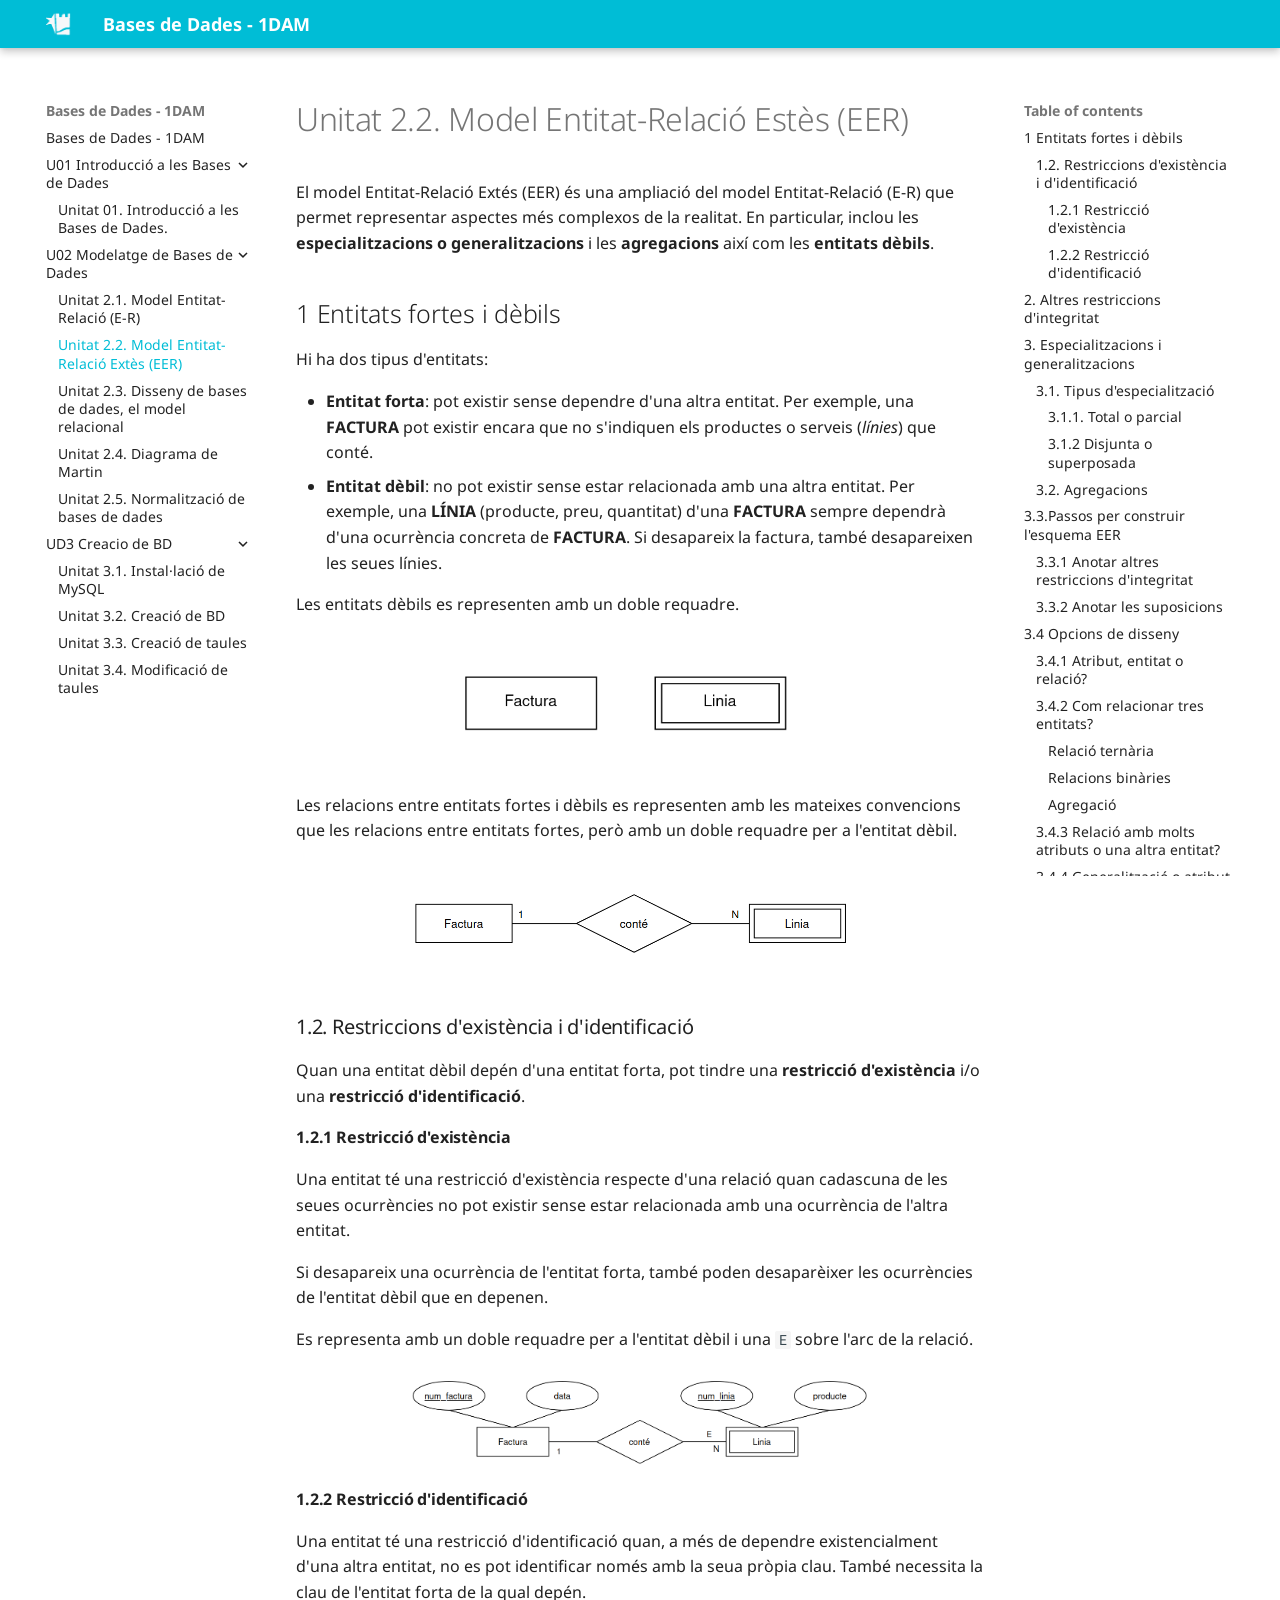
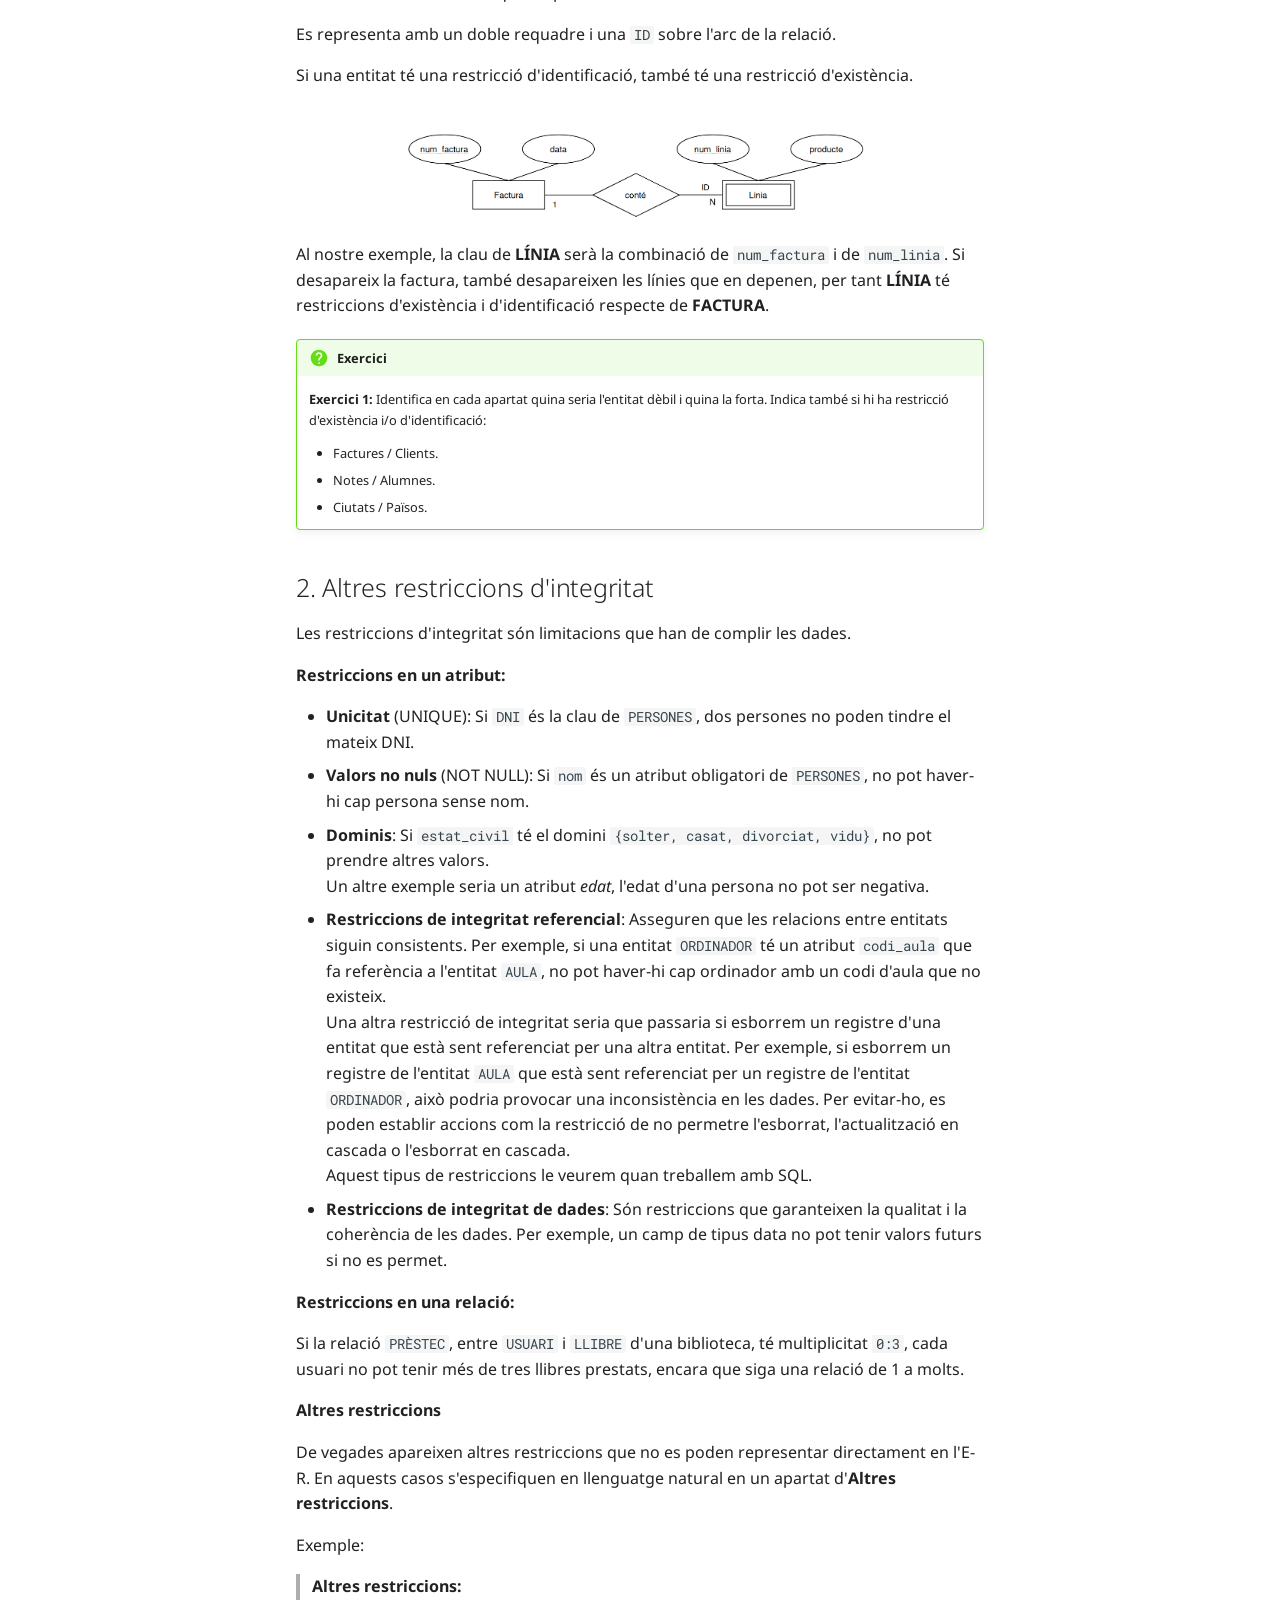
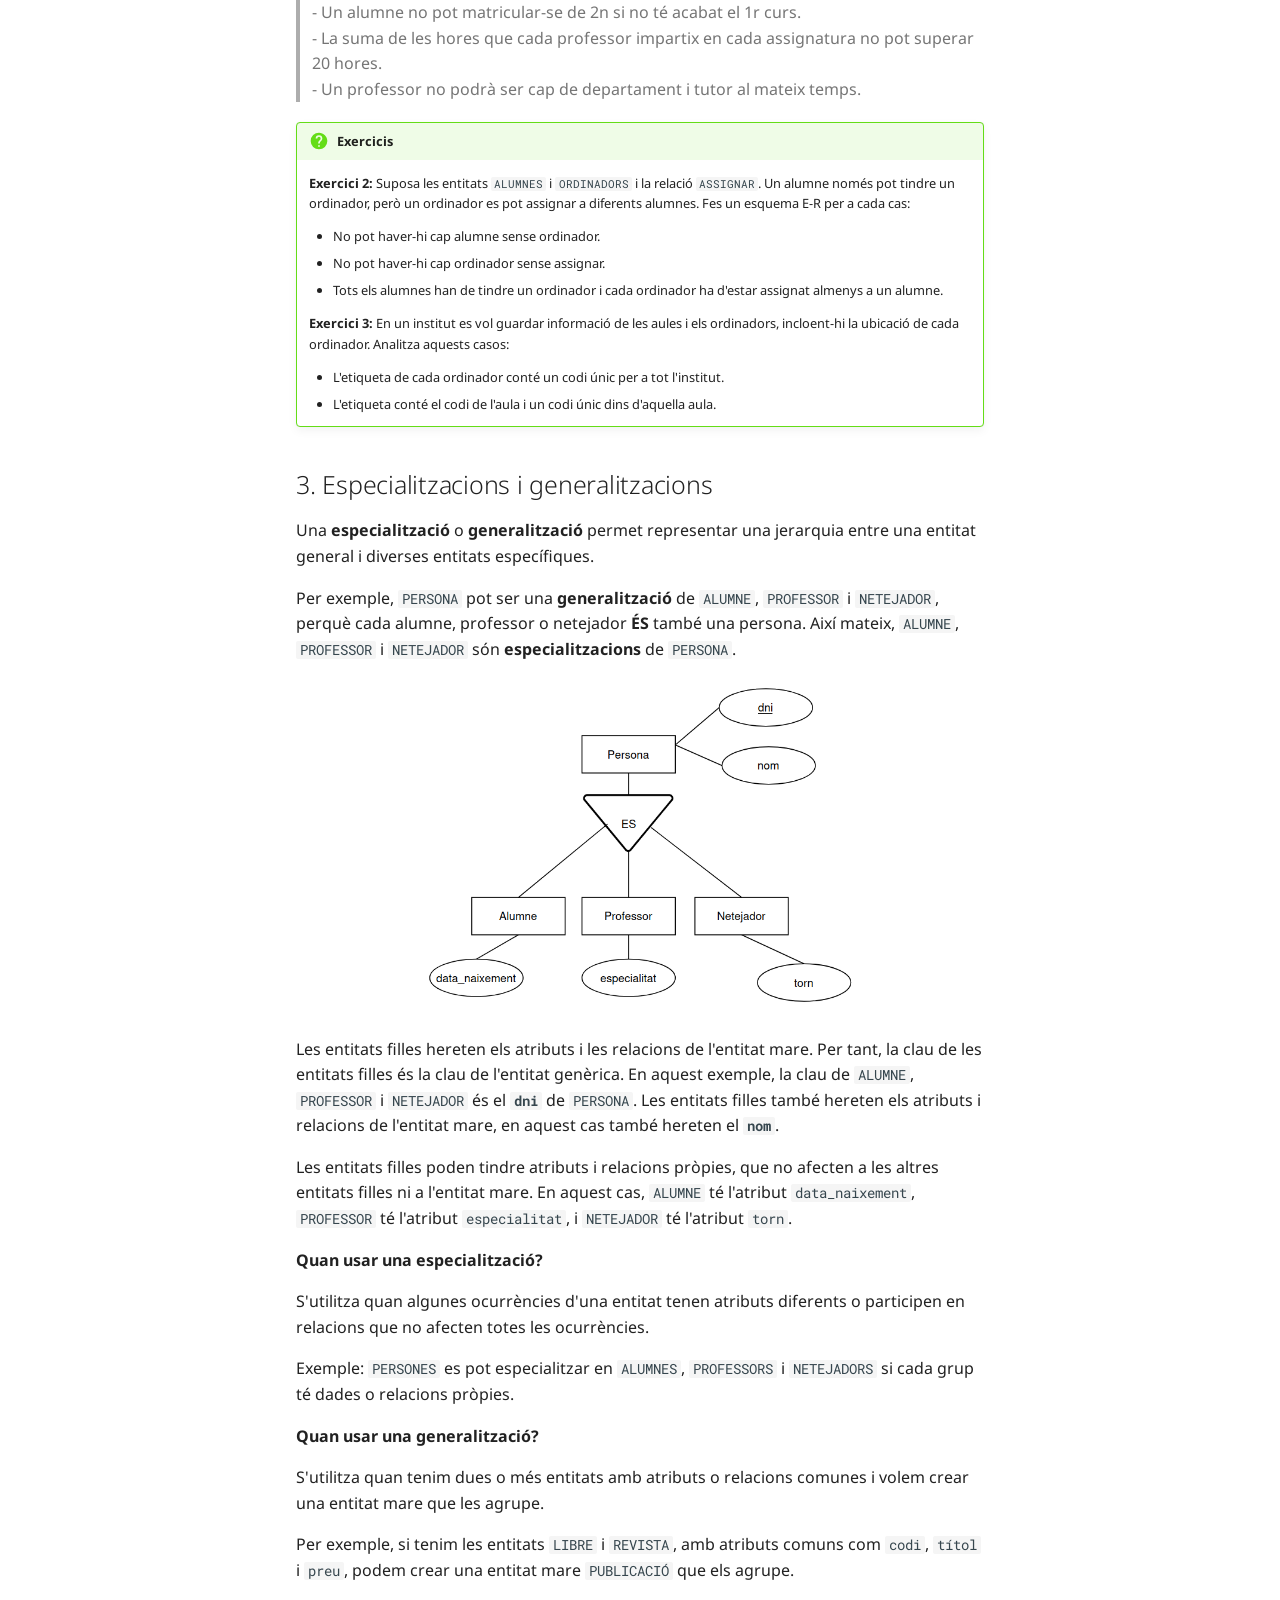
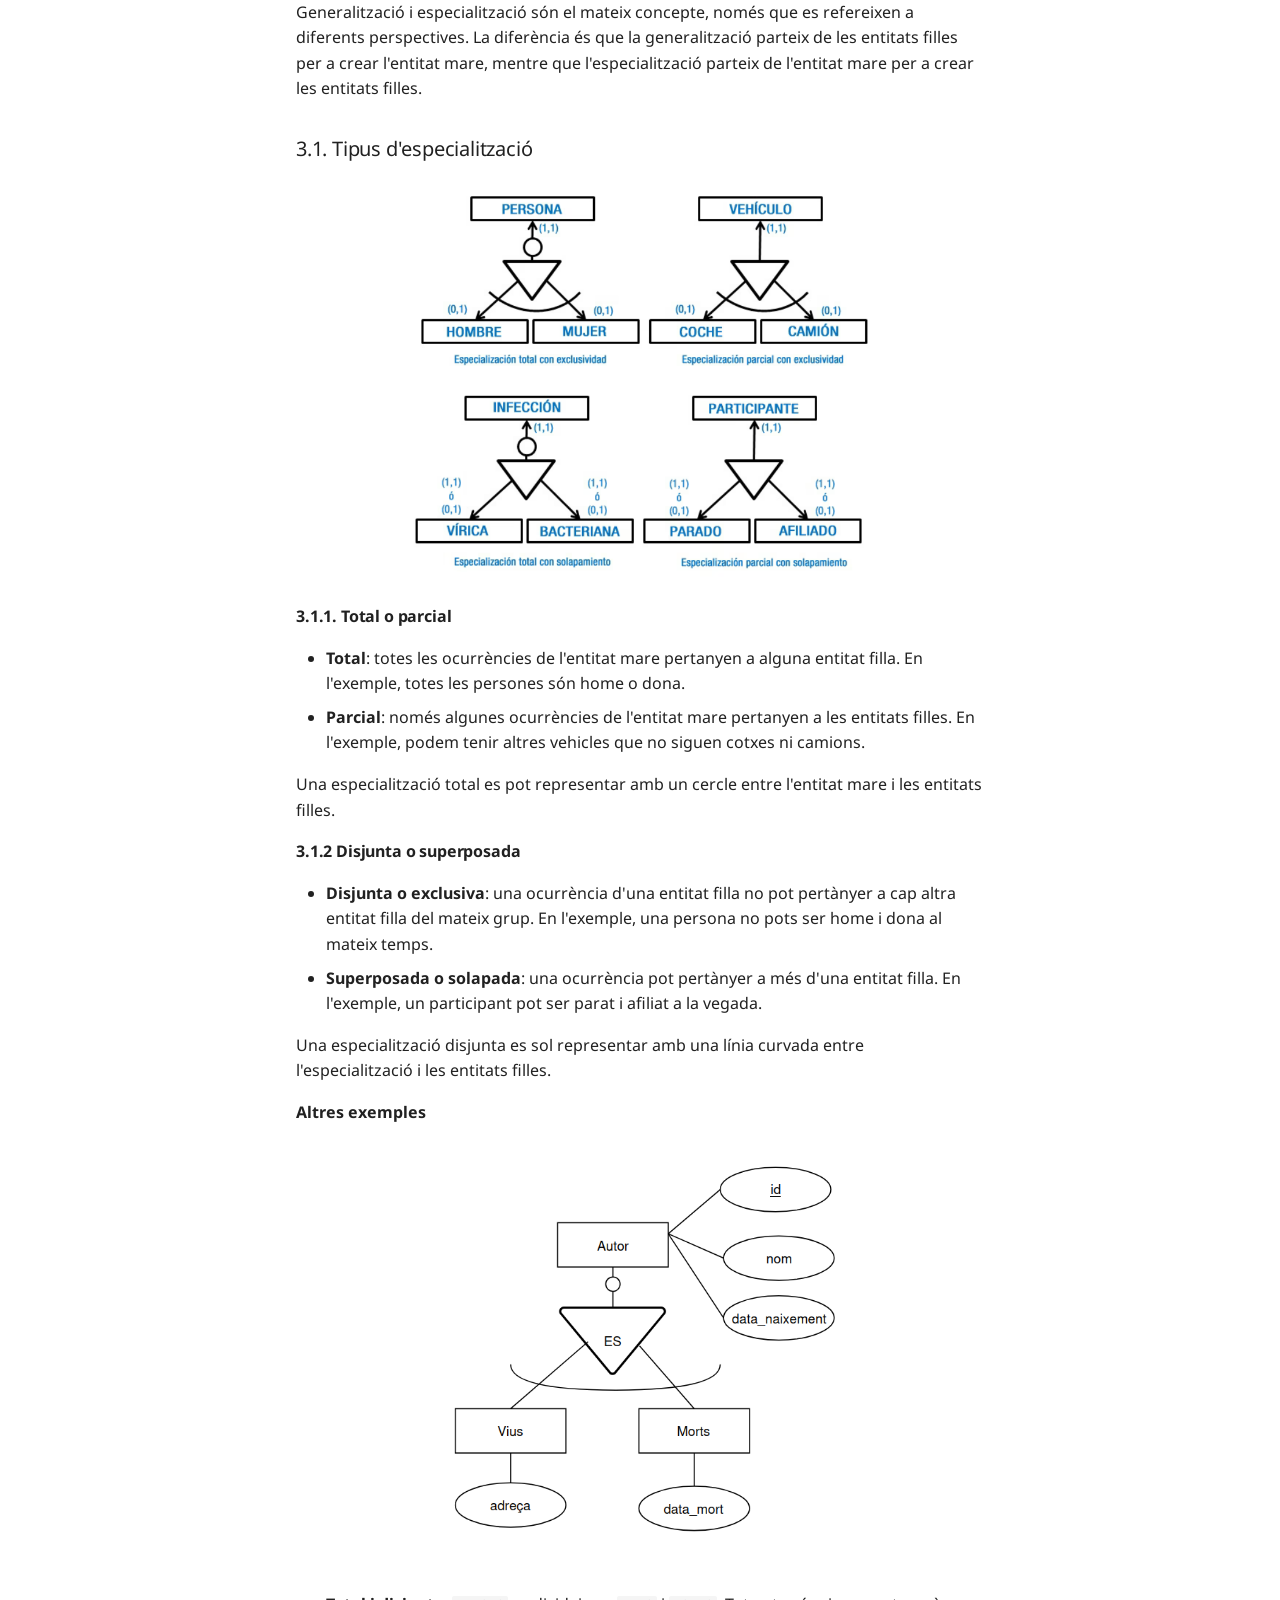
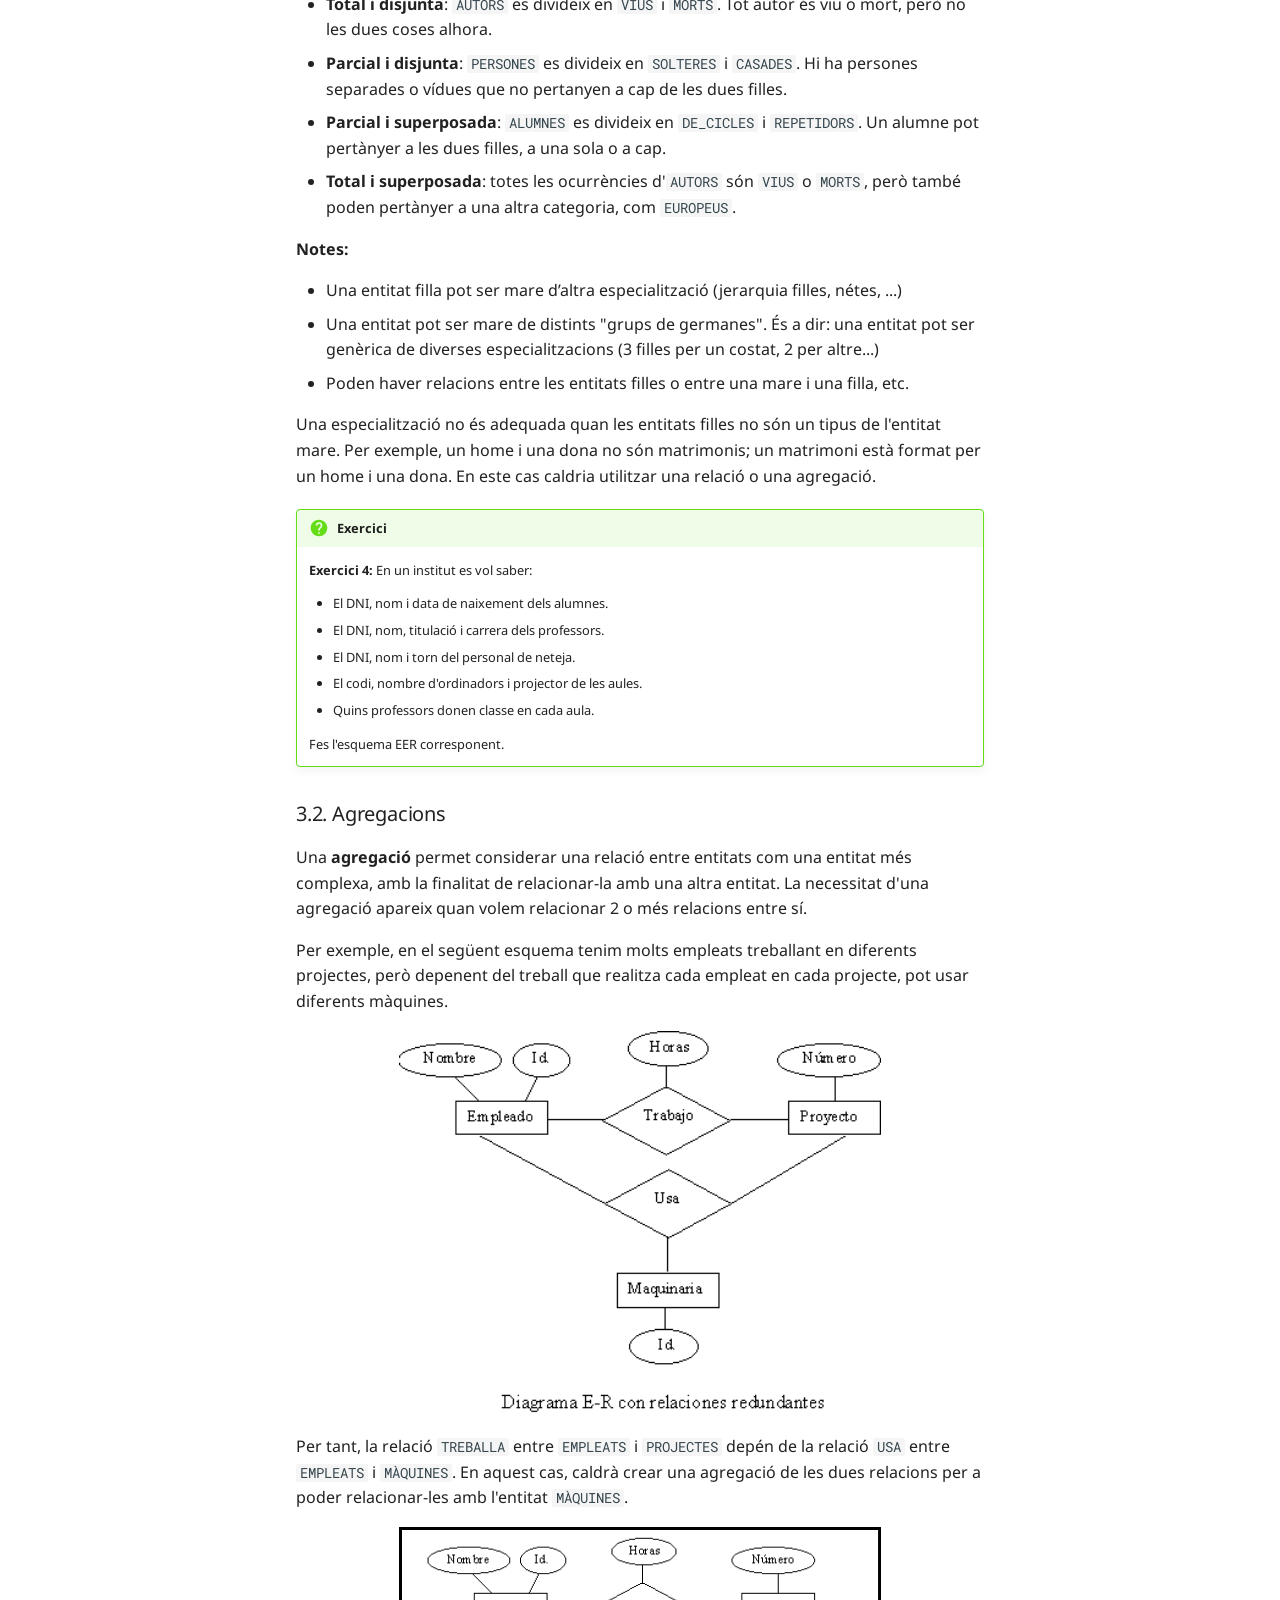
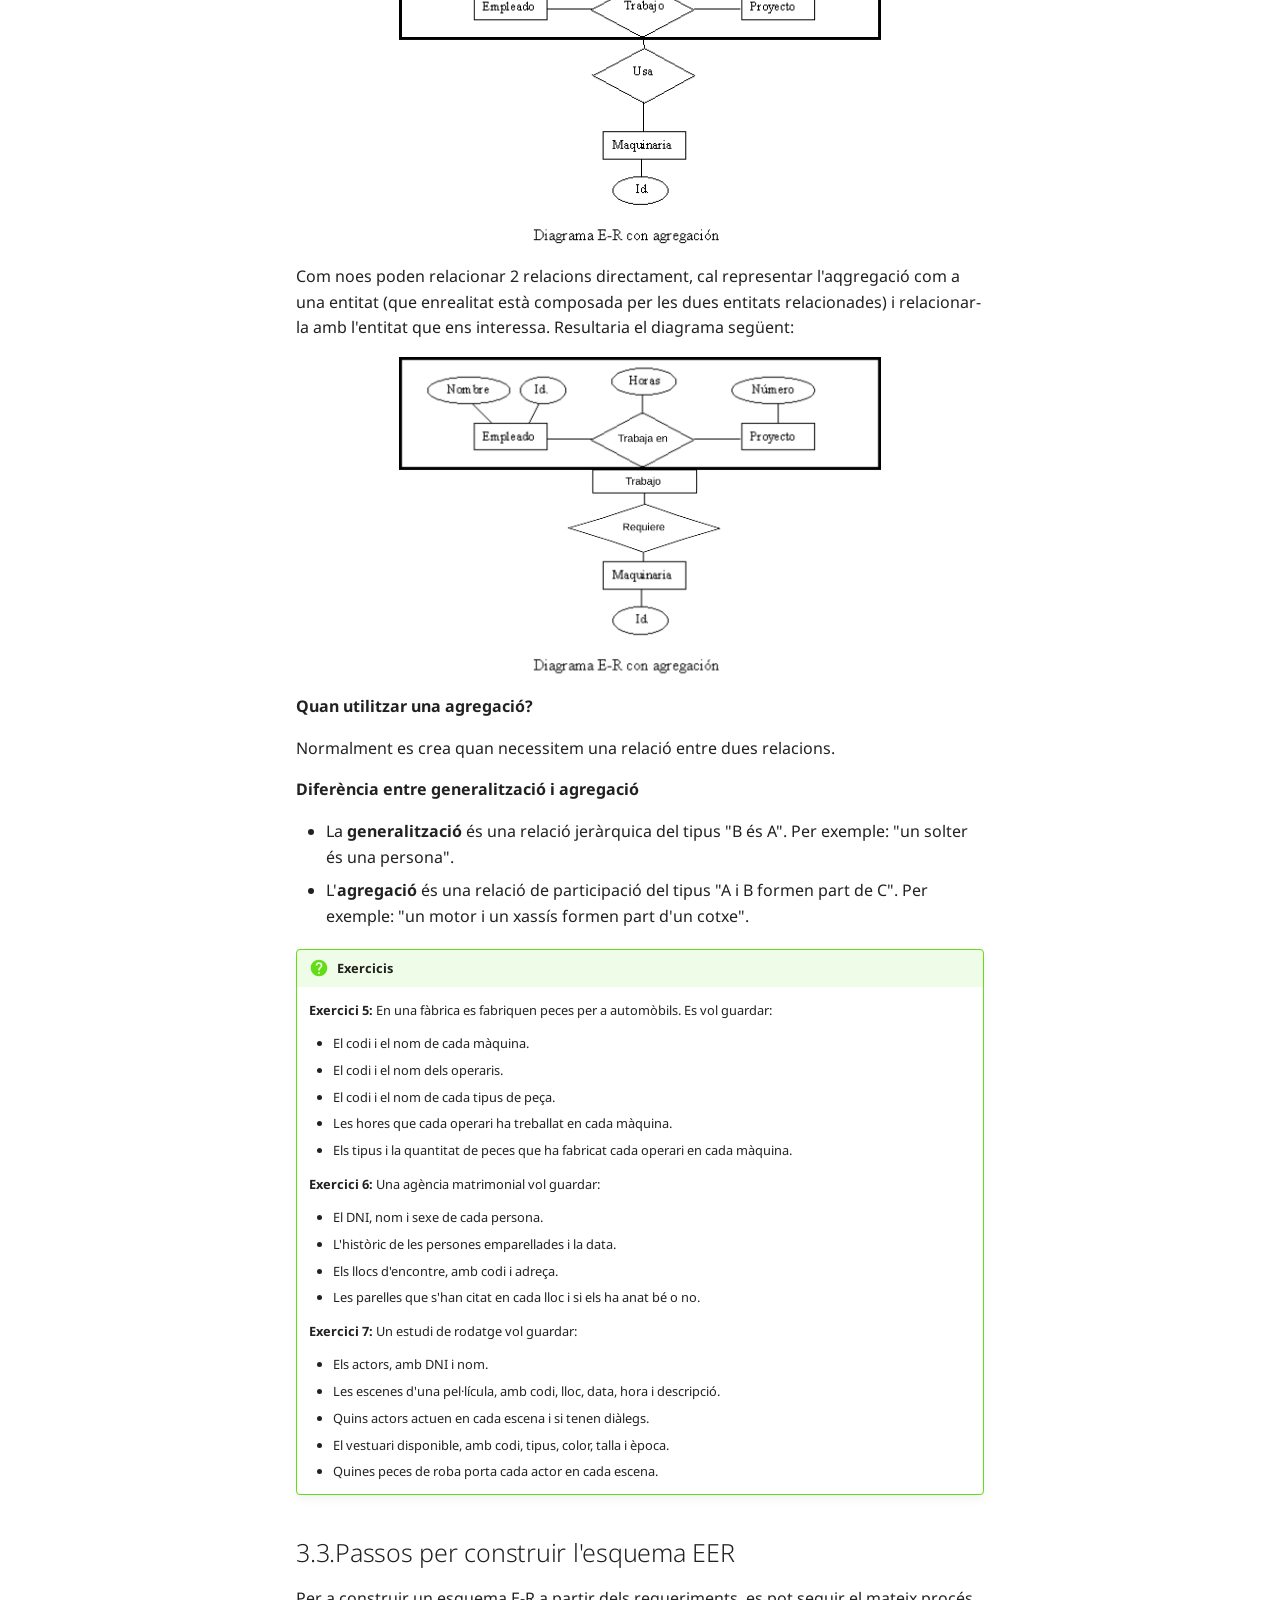
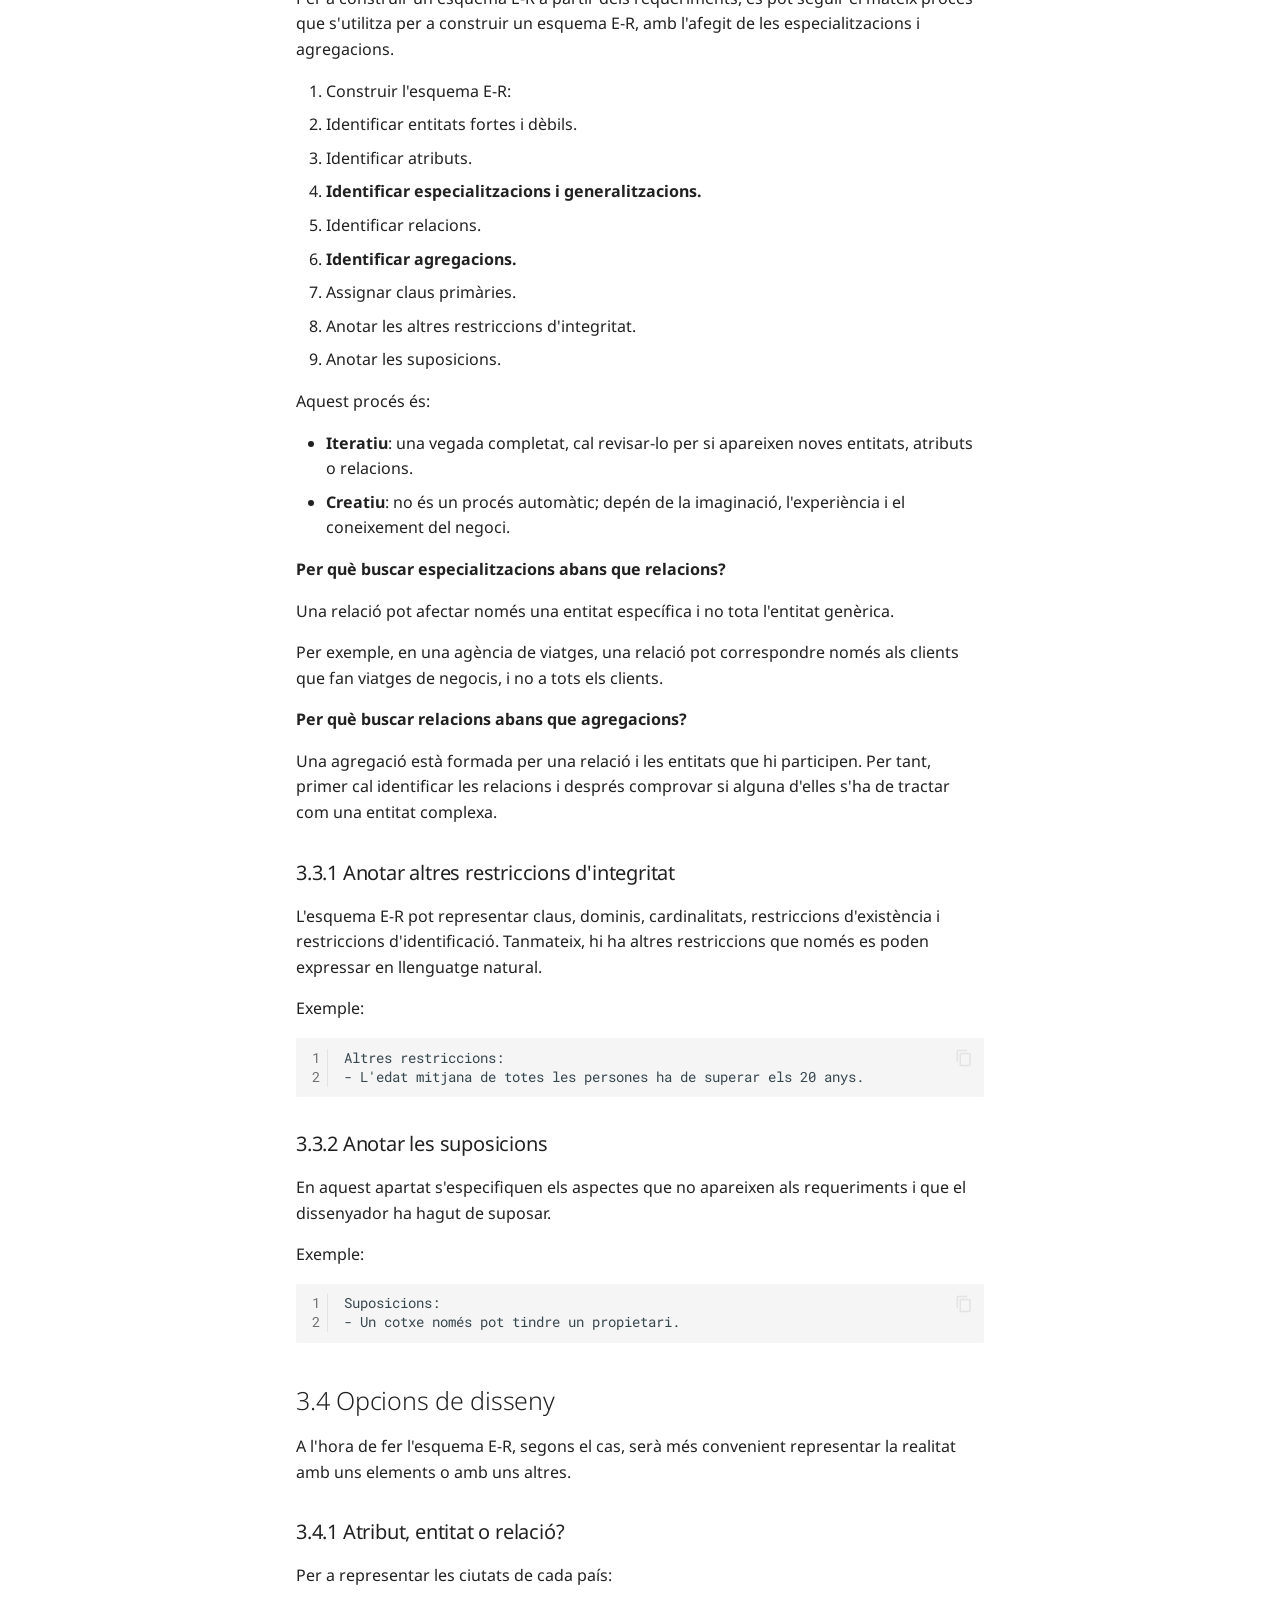
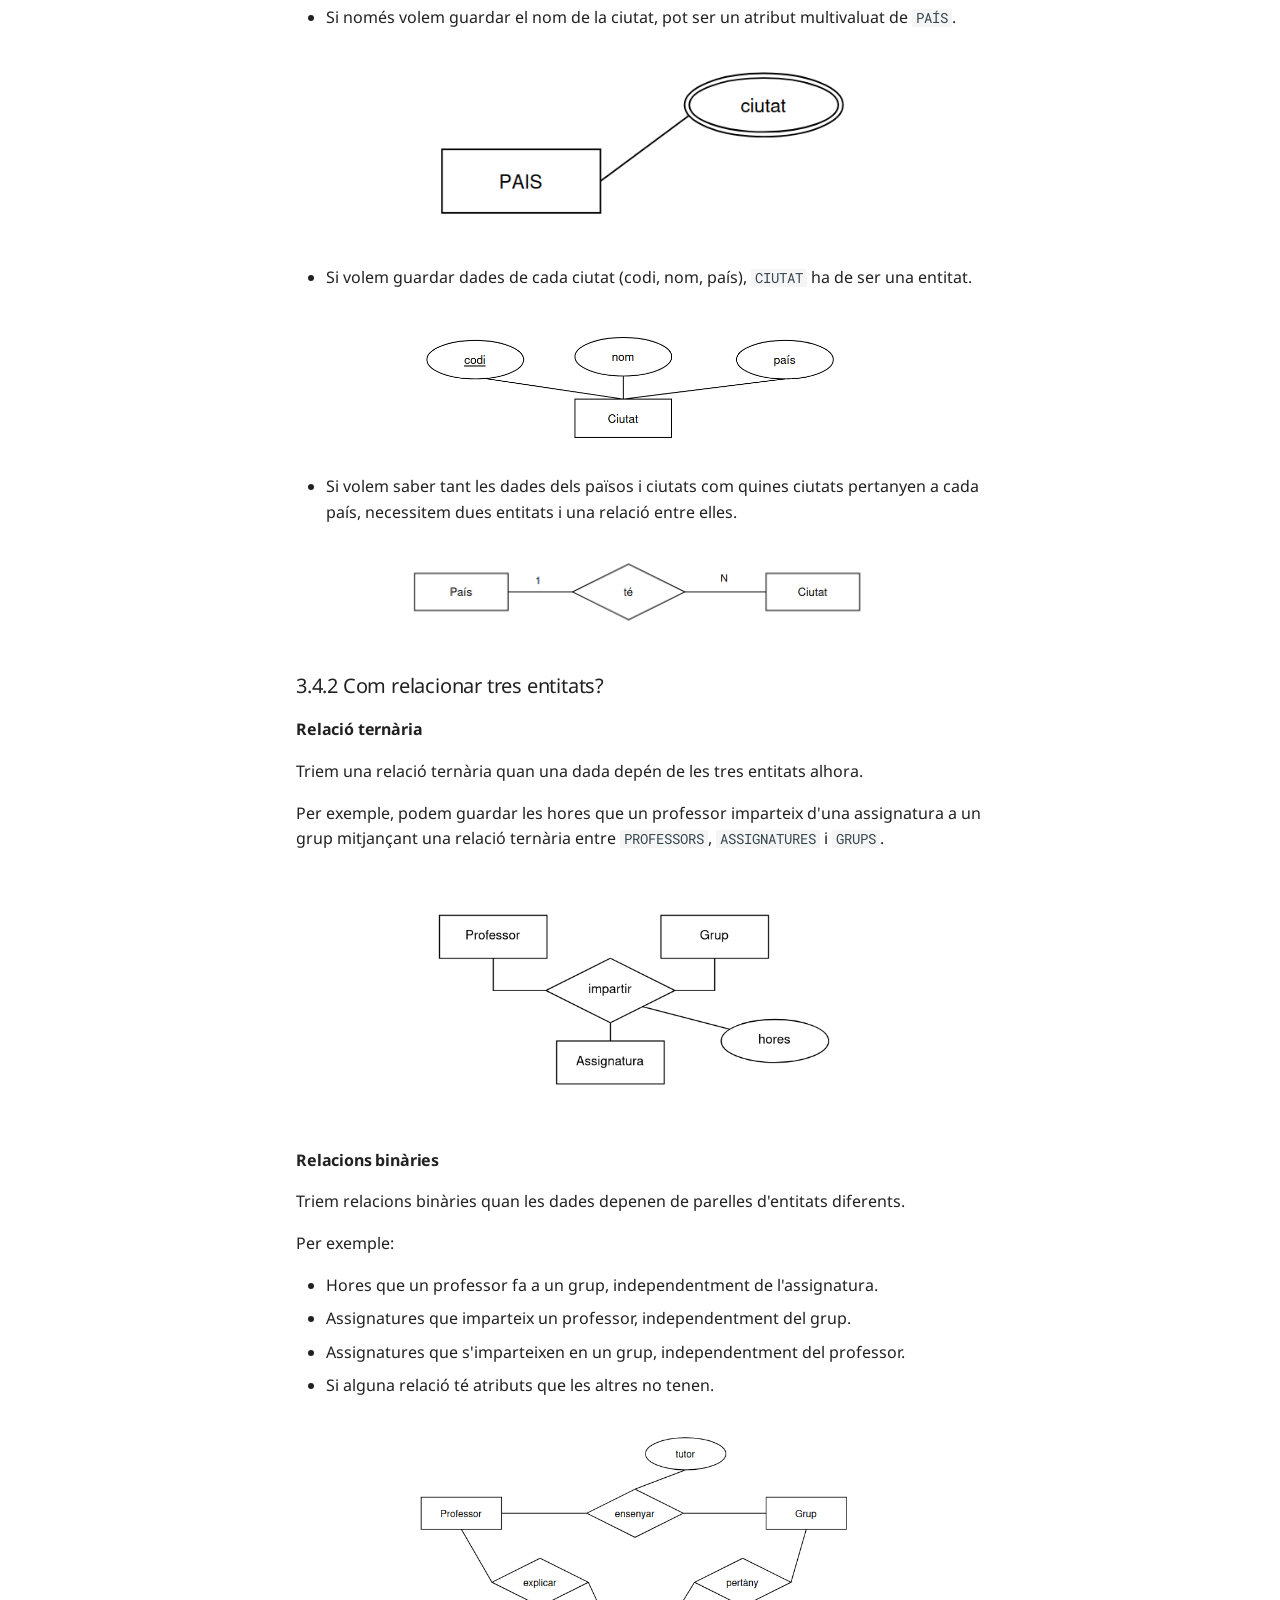
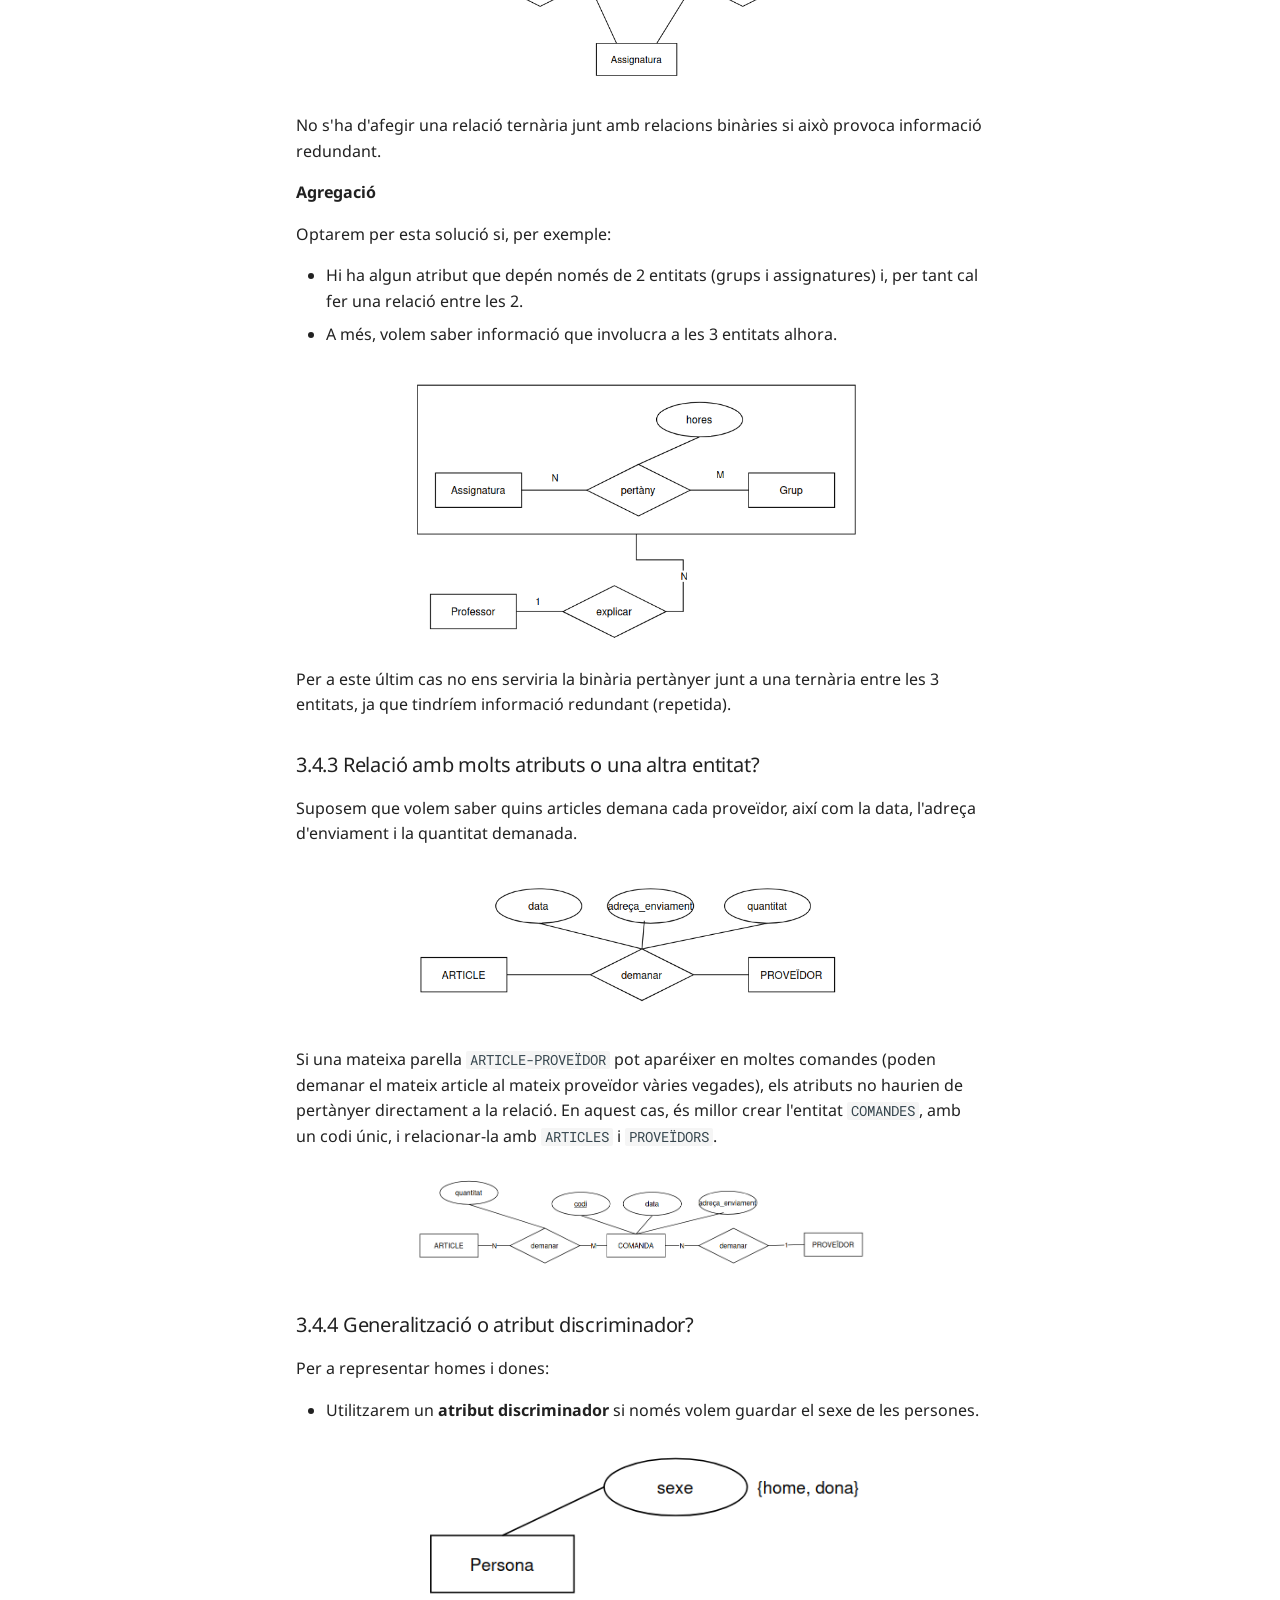
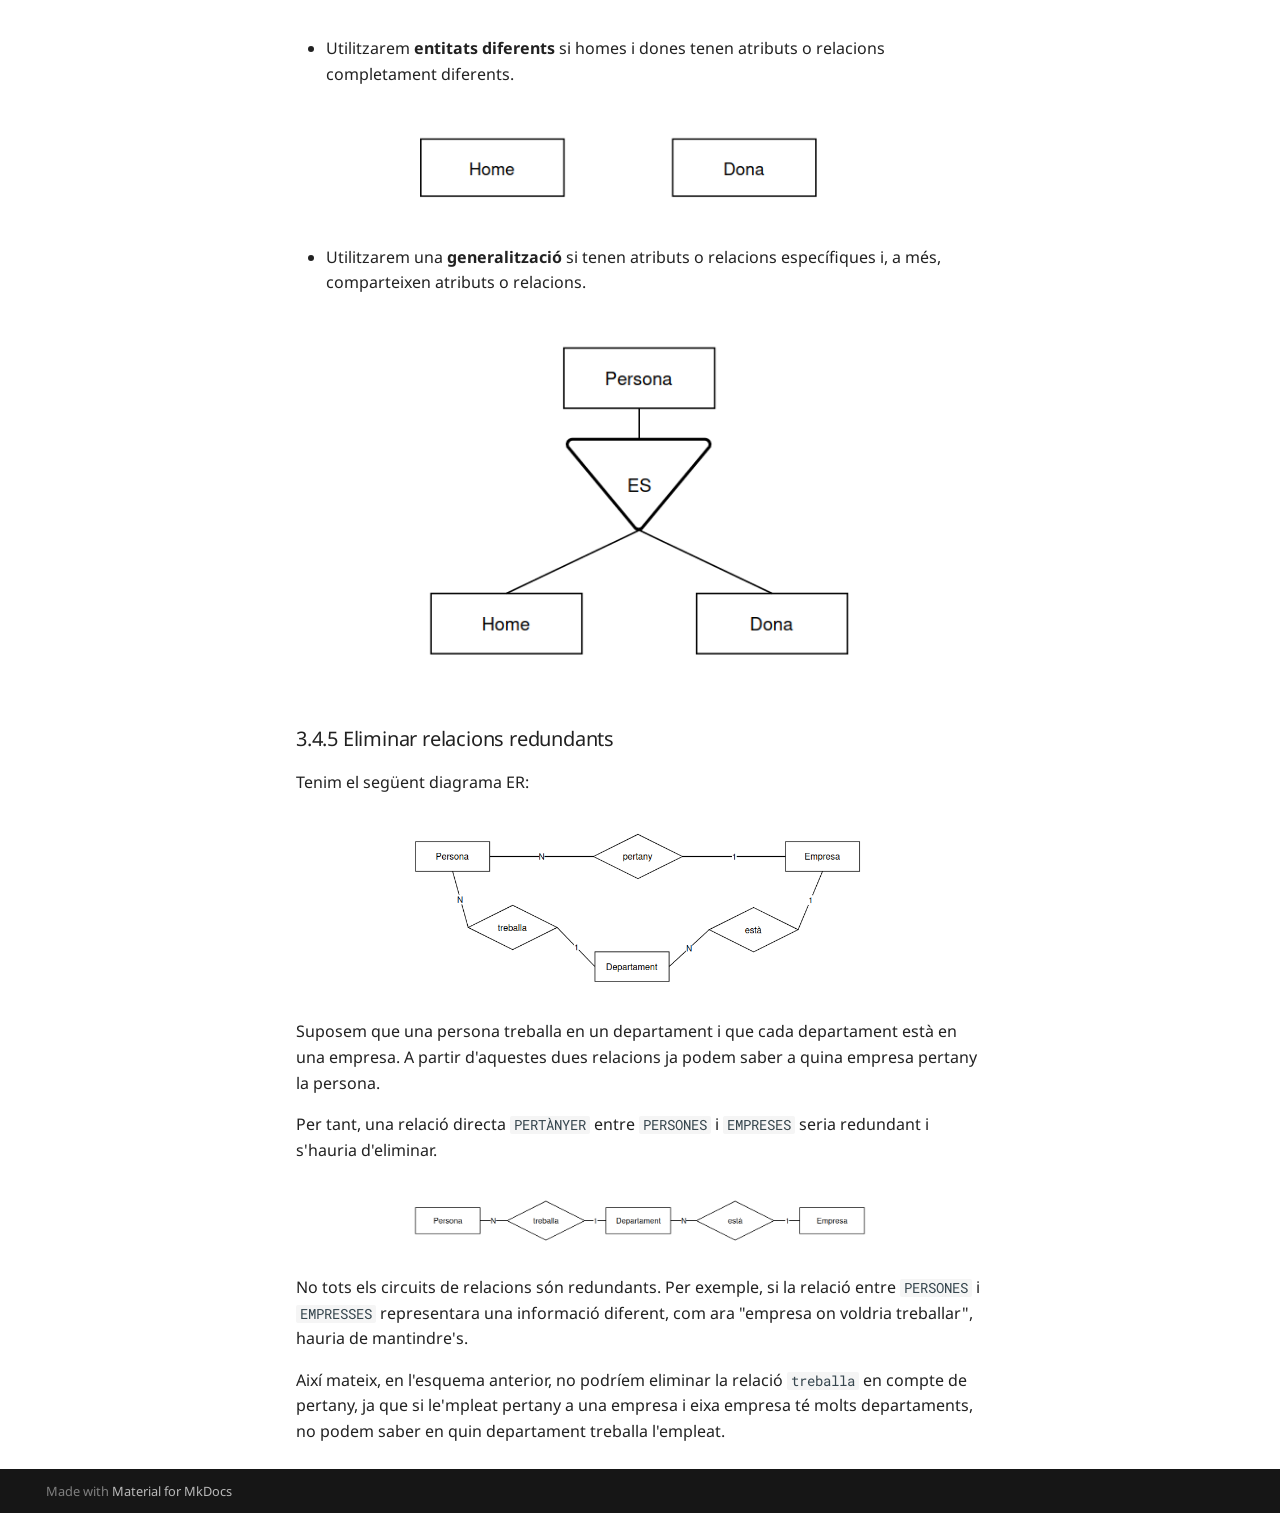
<file: U02 Modelatge de Bases de Dades/UD2.2/index.html>
<!DOCTYPE html><html lang="en" class="no-js"><head>
    
      <meta charset="utf-8">
      <meta name="viewport" content="width=device-width,initial-scale=1">
      
      
        <meta name="author" content="Ricardo Sánchez">
      
      
      
        <link rel="prev" href="../UD2.1/">
      
      
        <link rel="next" href="../UD2.3/">
      
      
      <link rel="icon" href="../../assets/images/favicon.png">
      <meta name="generator" content="mkdocs-1.5.3, mkdocs-material-9.4.0">
    
    
      
        <title>Unitat 2.2. Model Entitat-Relació Extès (EER) - Bases de Dades - 1DAM</title>
      
    
    
      <link rel="stylesheet" href="../../assets/stylesheets/main.9f615399.min.css">
      
        
        <link rel="stylesheet" href="../../assets/stylesheets/palette.649f08f9.min.css">
      
      


    
    
      
    
    
      
        
        
        <link rel="preconnect" href="https://fonts.gstatic.com" crossorigin="">
        <link rel="stylesheet" href="https://fonts.googleapis.com/css?family=Noto+Sans:300,300i,400,400i,700,700i%7CRoboto+Mono:400,400i,700,700i&amp;display=fallback">
        <style>:root{--md-text-font:"Noto Sans";--md-code-font:"Roboto Mono"}</style>
      
    
    
      <link rel="stylesheet" href="../../stylesheets/my.css">
    
    <script>__md_scope=new URL("../..",location),__md_hash=e=>[...e].reduce((e,_)=>(e<<5)-e+_.charCodeAt(0),0),__md_get=(e,_=localStorage,t=__md_scope)=>JSON.parse(_.getItem(t.pathname+"."+e)),__md_set=(e,_,t=localStorage,a=__md_scope)=>{try{t.setItem(a.pathname+"."+e,JSON.stringify(_))}catch(e){}}</script>
    
      

    
    
    
  <link href="../../assets/stylesheets/glightbox.min.css" rel="stylesheet"><script src="../../assets/javascripts/glightbox.min.js"></script><style id="glightbox-style">
            html.glightbox-open { overflow: initial; height: 100%; }
            .gslide-title { margin-top: 0px; user-select: text; }
            .gslide-desc { color: #666; user-select: text; }
            .gslide-image img { background: white; }
            .gscrollbar-fixer { padding-right: 15px; }
            .gdesc-inner { font-size: 0.75rem; }
            body[data-md-color-scheme="slate"] .gdesc-inner { background: var(--md-default-bg-color); }
            body[data-md-color-scheme="slate"] .gslide-title { color: var(--md-default-fg-color); }
            body[data-md-color-scheme="slate"] .gslide-desc { color: var(--md-default-fg-color); }
        </style></head>
  
  
    
    
    
    
    
    <body dir="ltr" data-md-color-scheme="default" data-md-color-primary="cyan" data-md-color-accent="amber">
  
    
    
    <input class="md-toggle" data-md-toggle="drawer" type="checkbox" id="__drawer" autocomplete="off">
    <input class="md-toggle" data-md-toggle="search" type="checkbox" id="__search" autocomplete="off">
    <label class="md-overlay" for="__drawer"></label>
    <div data-md-component="skip">
      
        
        <a href="#unitat-22-model-entitat-relacio-estes-eer" class="md-skip">
          Skip to content
        </a>
      
    </div>
    <div data-md-component="announce">
      
    </div>
    
    
      

  

<header class="md-header md-header--shadow" data-md-component="header">
  <nav class="md-header__inner md-grid" aria-label="Header">
    <a href="../.." title="Bases de Dades - 1DAM" class="md-header__button md-logo" aria-label="Bases de Dades - 1DAM" data-md-component="logo">
      
  <img src="../../stylesheets/logo_me_blanc.png" alt="logo">

    </a>
    <label class="md-header__button md-icon" for="__drawer">
      
      <svg xmlns="http://www.w3.org/2000/svg" viewBox="0 0 24 24"><path d="M3 6h18v2H3V6m0 5h18v2H3v-2m0 5h18v2H3v-2Z"></path></svg>
    </label>
    <div class="md-header__title" data-md-component="header-title">
      <div class="md-header__ellipsis">
        <div class="md-header__topic">
          <span class="md-ellipsis">
            Bases de Dades - 1DAM
          </span>
        </div>
        <div class="md-header__topic" data-md-component="header-topic">
          <span class="md-ellipsis">
            
              Unitat 2.2. Model Entitat-Relació Extès (EER)
            
          </span>
        </div>
      </div>
    </div>
    
      
    
    
    
    
  </nav>
  
</header>
    
    <div class="md-container" data-md-component="container">
      
      
        
          
        
      
      <main class="md-main" data-md-component="main">
        <div class="md-main__inner md-grid">
          
            
              
              <div class="md-sidebar md-sidebar--primary" data-md-component="sidebar" data-md-type="navigation">
                <div class="md-sidebar__scrollwrap">
                  <div class="md-sidebar__inner">
                    



<nav class="md-nav md-nav--primary" aria-label="Navigation" data-md-level="0">
  <label class="md-nav__title" for="__drawer">
    <a href="../.." title="Bases de Dades - 1DAM" class="md-nav__button md-logo" aria-label="Bases de Dades - 1DAM" data-md-component="logo">
      
  <img src="../../stylesheets/logo_me_blanc.png" alt="logo">

    </a>
    Bases de Dades - 1DAM
  </label>
  
  <ul class="md-nav__list" data-md-scrollfix="">
    
      
      
  
  
  
    <li class="md-nav__item">
      <a href="../.." class="md-nav__link">
        
  
  <span class="md-ellipsis">
    Bases de Dades - 1DAM
  </span>
  

      </a>
    </li>
  

    
      
      
  
  
  
    
    
    
    <li class="md-nav__item md-nav__item--nested">
      
        
        
        
        
          
        
        <input class="md-nav__toggle md-toggle md-toggle--indeterminate" type="checkbox" id="__nav_2">
        
          <label class="md-nav__link" for="__nav_2" id="__nav_2_label" tabindex="0">
            
  
  <span class="md-ellipsis">
    U01 Introducció a les Bases de Dades
  </span>
  

            <span class="md-nav__icon md-icon"></span>
          </label>
        
        <nav class="md-nav" data-md-level="1" aria-labelledby="__nav_2_label" aria-expanded="false">
          <label class="md-nav__title" for="__nav_2">
            <span class="md-nav__icon md-icon"></span>
            U01 Introducció a les Bases de Dades
          </label>
          <ul class="md-nav__list" data-md-scrollfix="">
            
              
                
  
  
  
    <li class="md-nav__item">
      <a href="../../U01%20Introducci%C3%B3%20a%20les%20Bases%20de%20Dades/UD1/" class="md-nav__link">
        
  
  <span class="md-ellipsis">
    Unitat 01. Introducció a les Bases de Dades.
  </span>
  

      </a>
    </li>
  

              
            
          </ul>
        </nav>
      
    </li>
  

    
      
      
  
  
    
  
  
    
    
    
    <li class="md-nav__item md-nav__item--active md-nav__item--nested">
      
        
        
        
        
        <input class="md-nav__toggle md-toggle " type="checkbox" id="__nav_3" checked="">
        
          <label class="md-nav__link" for="__nav_3" id="__nav_3_label" tabindex="0">
            
  
  <span class="md-ellipsis">
    U02 Modelatge de Bases de Dades
  </span>
  

            <span class="md-nav__icon md-icon"></span>
          </label>
        
        <nav class="md-nav" data-md-level="1" aria-labelledby="__nav_3_label" aria-expanded="true">
          <label class="md-nav__title" for="__nav_3">
            <span class="md-nav__icon md-icon"></span>
            U02 Modelatge de Bases de Dades
          </label>
          <ul class="md-nav__list" data-md-scrollfix="">
            
              
                
  
  
  
    <li class="md-nav__item">
      <a href="../UD2.1/" class="md-nav__link">
        
  
  <span class="md-ellipsis">
    Unitat 2.1. Model Entitat-Relació (E-R)
  </span>
  

      </a>
    </li>
  

              
            
              
                
  
  
    
  
  
    <li class="md-nav__item md-nav__item--active">
      
      <input class="md-nav__toggle md-toggle" type="checkbox" id="__toc">
      
      
        
      
      
        <label class="md-nav__link md-nav__link--active" for="__toc">
          
  
  <span class="md-ellipsis">
    Unitat 2.2. Model Entitat-Relació Extès (EER)
  </span>
  

          <span class="md-nav__icon md-icon"></span>
        </label>
      
      <a href="./" class="md-nav__link md-nav__link--active">
        
  
  <span class="md-ellipsis">
    Unitat 2.2. Model Entitat-Relació Extès (EER)
  </span>
  

      </a>
      
        

<nav class="md-nav md-nav--secondary" aria-label="Table of contents">
  
  
  
    
  
  
    <label class="md-nav__title" for="__toc">
      <span class="md-nav__icon md-icon"></span>
      Table of contents
    </label>
    <ul class="md-nav__list" data-md-component="toc" data-md-scrollfix="">
      
        <li class="md-nav__item">
  <a href="#1-entitats-fortes-i-debils" class="md-nav__link">
    1 Entitats fortes i dèbils
  </a>
  
    <nav class="md-nav" aria-label="1 Entitats fortes i dèbils">
      <ul class="md-nav__list">
        
          <li class="md-nav__item">
  <a href="#12-restriccions-dexistencia-i-didentificacio" class="md-nav__link">
    1.2. Restriccions d'existència i d'identificació
  </a>
  
    <nav class="md-nav" aria-label="1.2. Restriccions d'existència i d'identificació">
      <ul class="md-nav__list">
        
          <li class="md-nav__item">
  <a href="#121-restriccio-dexistencia" class="md-nav__link">
    1.2.1 Restricció d'existència
  </a>
  
</li>
        
          <li class="md-nav__item">
  <a href="#122-restriccio-didentificacio" class="md-nav__link">
    1.2.2 Restricció d'identificació
  </a>
  
</li>
        
      </ul>
    </nav>
  
</li>
        
      </ul>
    </nav>
  
</li>
      
        <li class="md-nav__item">
  <a href="#2-altres-restriccions-dintegritat" class="md-nav__link">
    2. Altres restriccions d'integritat
  </a>
  
</li>
      
        <li class="md-nav__item">
  <a href="#3-especialitzacions-i-generalitzacions" class="md-nav__link">
    3. Especialitzacions i generalitzacions
  </a>
  
    <nav class="md-nav" aria-label="3. Especialitzacions i generalitzacions">
      <ul class="md-nav__list">
        
          <li class="md-nav__item">
  <a href="#31-tipus-despecialitzacio" class="md-nav__link">
    3.1. Tipus d'especialització
  </a>
  
    <nav class="md-nav" aria-label="3.1. Tipus d'especialització">
      <ul class="md-nav__list">
        
          <li class="md-nav__item">
  <a href="#311-total-o-parcial" class="md-nav__link">
    3.1.1. Total o parcial
  </a>
  
</li>
        
          <li class="md-nav__item">
  <a href="#312-disjunta-o-superposada" class="md-nav__link">
    3.1.2 Disjunta o superposada
  </a>
  
</li>
        
      </ul>
    </nav>
  
</li>
        
          <li class="md-nav__item">
  <a href="#32-agregacions" class="md-nav__link">
    3.2. Agregacions
  </a>
  
</li>
        
      </ul>
    </nav>
  
</li>
      
        <li class="md-nav__item">
  <a href="#33passos-per-construir-lesquema-eer" class="md-nav__link">
    3.3.Passos per construir l'esquema EER
  </a>
  
    <nav class="md-nav" aria-label="3.3.Passos per construir l'esquema EER">
      <ul class="md-nav__list">
        
          <li class="md-nav__item">
  <a href="#331-anotar-altres-restriccions-dintegritat" class="md-nav__link">
    3.3.1 Anotar altres restriccions d'integritat
  </a>
  
</li>
        
          <li class="md-nav__item">
  <a href="#332-anotar-les-suposicions" class="md-nav__link">
    3.3.2 Anotar les suposicions
  </a>
  
</li>
        
      </ul>
    </nav>
  
</li>
      
        <li class="md-nav__item">
  <a href="#34-opcions-de-disseny" class="md-nav__link">
    3.4 Opcions de disseny
  </a>
  
    <nav class="md-nav" aria-label="3.4 Opcions de disseny">
      <ul class="md-nav__list">
        
          <li class="md-nav__item">
  <a href="#341-atribut-entitat-o-relacio" class="md-nav__link">
    3.4.1 Atribut, entitat o relació?
  </a>
  
</li>
        
          <li class="md-nav__item">
  <a href="#342-com-relacionar-tres-entitats" class="md-nav__link">
    3.4.2 Com relacionar tres entitats?
  </a>
  
    <nav class="md-nav" aria-label="3.4.2 Com relacionar tres entitats?">
      <ul class="md-nav__list">
        
          <li class="md-nav__item">
  <a href="#relacio-ternaria" class="md-nav__link">
    Relació ternària
  </a>
  
</li>
        
          <li class="md-nav__item">
  <a href="#relacions-binaries" class="md-nav__link">
    Relacions binàries
  </a>
  
</li>
        
          <li class="md-nav__item">
  <a href="#agregacio" class="md-nav__link">
    Agregació
  </a>
  
</li>
        
      </ul>
    </nav>
  
</li>
        
          <li class="md-nav__item">
  <a href="#343-relacio-amb-molts-atributs-o-una-altra-entitat" class="md-nav__link">
    3.4.3 Relació amb molts atributs o una altra entitat?
  </a>
  
</li>
        
          <li class="md-nav__item">
  <a href="#344-generalitzacio-o-atribut-discriminador" class="md-nav__link">
    3.4.4 Generalització o atribut discriminador?
  </a>
  
</li>
        
          <li class="md-nav__item">
  <a href="#345-eliminar-relacions-redundants" class="md-nav__link">
    3.4.5 Eliminar relacions redundants
  </a>
  
</li>
        
      </ul>
    </nav>
  
</li>
      
    </ul>
  
</nav>
      
    </li>
  

              
            
              
                
  
  
  
    <li class="md-nav__item">
      <a href="../UD2.3/" class="md-nav__link">
        
  
  <span class="md-ellipsis">
    Unitat 2.3. Disseny de bases de dades, el model relacional
  </span>
  

      </a>
    </li>
  

              
            
              
                
  
  
  
    <li class="md-nav__item">
      <a href="../UD2.4/" class="md-nav__link">
        
  
  <span class="md-ellipsis">
    Unitat 2.4. Diagrama de Martin
  </span>
  

      </a>
    </li>
  

              
            
              
                
  
  
  
    <li class="md-nav__item">
      <a href="../UD2.5/" class="md-nav__link">
        
  
  <span class="md-ellipsis">
    Unitat 2.5. Normalització de bases de dades
  </span>
  

      </a>
    </li>
  

              
            
          </ul>
        </nav>
      
    </li>
  

    
      
      
  
  
  
    
    
    
    <li class="md-nav__item md-nav__item--nested">
      
        
        
        
        
          
        
        <input class="md-nav__toggle md-toggle md-toggle--indeterminate" type="checkbox" id="__nav_4">
        
          <label class="md-nav__link" for="__nav_4" id="__nav_4_label" tabindex="0">
            
  
  <span class="md-ellipsis">
    UD3 Creacio de BD
  </span>
  

            <span class="md-nav__icon md-icon"></span>
          </label>
        
        <nav class="md-nav" data-md-level="1" aria-labelledby="__nav_4_label" aria-expanded="false">
          <label class="md-nav__title" for="__nav_4">
            <span class="md-nav__icon md-icon"></span>
            UD3 Creacio de BD
          </label>
          <ul class="md-nav__list" data-md-scrollfix="">
            
              
                
  
  
  
    <li class="md-nav__item">
      <a href="../../UD3%20Creacio%20de%20BD/UD3.1/" class="md-nav__link">
        
  
  <span class="md-ellipsis">
    Unitat 3.1. Instal·lació de MySQL
  </span>
  

      </a>
    </li>
  

              
            
              
                
  
  
  
    <li class="md-nav__item">
      <a href="../../UD3%20Creacio%20de%20BD/UD3.2/" class="md-nav__link">
        
  
  <span class="md-ellipsis">
    Unitat 3.2. Creació de BD
  </span>
  

      </a>
    </li>
  

              
            
              
                
  
  
  
    <li class="md-nav__item">
      <a href="../../UD3%20Creacio%20de%20BD/UD3.3/" class="md-nav__link">
        
  
  <span class="md-ellipsis">
    Unitat 3.3. Creació de taules
  </span>
  

      </a>
    </li>
  

              
            
              
                
  
  
  
    <li class="md-nav__item">
      <a href="../../UD3%20Creacio%20de%20BD/UD3.4/" class="md-nav__link">
        
  
  <span class="md-ellipsis">
    Unitat 3.4. Modificació de taules
  </span>
  

      </a>
    </li>
  

              
            
          </ul>
        </nav>
      
    </li>
  

    
  </ul>
</nav>
                  </div>
                </div>
              </div>
            
            
              
              <div class="md-sidebar md-sidebar--secondary" data-md-component="sidebar" data-md-type="toc">
                <div class="md-sidebar__scrollwrap">
                  <div class="md-sidebar__inner">
                    

<nav class="md-nav md-nav--secondary" aria-label="Table of contents">
  
  
  
    
  
  
    <label class="md-nav__title" for="__toc">
      <span class="md-nav__icon md-icon"></span>
      Table of contents
    </label>
    <ul class="md-nav__list" data-md-component="toc" data-md-scrollfix="">
      
        <li class="md-nav__item">
  <a href="#1-entitats-fortes-i-debils" class="md-nav__link">
    1 Entitats fortes i dèbils
  </a>
  
    <nav class="md-nav" aria-label="1 Entitats fortes i dèbils">
      <ul class="md-nav__list">
        
          <li class="md-nav__item">
  <a href="#12-restriccions-dexistencia-i-didentificacio" class="md-nav__link">
    1.2. Restriccions d'existència i d'identificació
  </a>
  
    <nav class="md-nav" aria-label="1.2. Restriccions d'existència i d'identificació">
      <ul class="md-nav__list">
        
          <li class="md-nav__item">
  <a href="#121-restriccio-dexistencia" class="md-nav__link">
    1.2.1 Restricció d'existència
  </a>
  
</li>
        
          <li class="md-nav__item">
  <a href="#122-restriccio-didentificacio" class="md-nav__link">
    1.2.2 Restricció d'identificació
  </a>
  
</li>
        
      </ul>
    </nav>
  
</li>
        
      </ul>
    </nav>
  
</li>
      
        <li class="md-nav__item">
  <a href="#2-altres-restriccions-dintegritat" class="md-nav__link">
    2. Altres restriccions d'integritat
  </a>
  
</li>
      
        <li class="md-nav__item">
  <a href="#3-especialitzacions-i-generalitzacions" class="md-nav__link">
    3. Especialitzacions i generalitzacions
  </a>
  
    <nav class="md-nav" aria-label="3. Especialitzacions i generalitzacions">
      <ul class="md-nav__list">
        
          <li class="md-nav__item">
  <a href="#31-tipus-despecialitzacio" class="md-nav__link">
    3.1. Tipus d'especialització
  </a>
  
    <nav class="md-nav" aria-label="3.1. Tipus d'especialització">
      <ul class="md-nav__list">
        
          <li class="md-nav__item">
  <a href="#311-total-o-parcial" class="md-nav__link">
    3.1.1. Total o parcial
  </a>
  
</li>
        
          <li class="md-nav__item">
  <a href="#312-disjunta-o-superposada" class="md-nav__link">
    3.1.2 Disjunta o superposada
  </a>
  
</li>
        
      </ul>
    </nav>
  
</li>
        
          <li class="md-nav__item">
  <a href="#32-agregacions" class="md-nav__link">
    3.2. Agregacions
  </a>
  
</li>
        
      </ul>
    </nav>
  
</li>
      
        <li class="md-nav__item">
  <a href="#33passos-per-construir-lesquema-eer" class="md-nav__link">
    3.3.Passos per construir l'esquema EER
  </a>
  
    <nav class="md-nav" aria-label="3.3.Passos per construir l'esquema EER">
      <ul class="md-nav__list">
        
          <li class="md-nav__item">
  <a href="#331-anotar-altres-restriccions-dintegritat" class="md-nav__link">
    3.3.1 Anotar altres restriccions d'integritat
  </a>
  
</li>
        
          <li class="md-nav__item">
  <a href="#332-anotar-les-suposicions" class="md-nav__link">
    3.3.2 Anotar les suposicions
  </a>
  
</li>
        
      </ul>
    </nav>
  
</li>
      
        <li class="md-nav__item">
  <a href="#34-opcions-de-disseny" class="md-nav__link">
    3.4 Opcions de disseny
  </a>
  
    <nav class="md-nav" aria-label="3.4 Opcions de disseny">
      <ul class="md-nav__list">
        
          <li class="md-nav__item">
  <a href="#341-atribut-entitat-o-relacio" class="md-nav__link">
    3.4.1 Atribut, entitat o relació?
  </a>
  
</li>
        
          <li class="md-nav__item">
  <a href="#342-com-relacionar-tres-entitats" class="md-nav__link">
    3.4.2 Com relacionar tres entitats?
  </a>
  
    <nav class="md-nav" aria-label="3.4.2 Com relacionar tres entitats?">
      <ul class="md-nav__list">
        
          <li class="md-nav__item">
  <a href="#relacio-ternaria" class="md-nav__link">
    Relació ternària
  </a>
  
</li>
        
          <li class="md-nav__item">
  <a href="#relacions-binaries" class="md-nav__link">
    Relacions binàries
  </a>
  
</li>
        
          <li class="md-nav__item">
  <a href="#agregacio" class="md-nav__link">
    Agregació
  </a>
  
</li>
        
      </ul>
    </nav>
  
</li>
        
          <li class="md-nav__item">
  <a href="#343-relacio-amb-molts-atributs-o-una-altra-entitat" class="md-nav__link">
    3.4.3 Relació amb molts atributs o una altra entitat?
  </a>
  
</li>
        
          <li class="md-nav__item">
  <a href="#344-generalitzacio-o-atribut-discriminador" class="md-nav__link">
    3.4.4 Generalització o atribut discriminador?
  </a>
  
</li>
        
          <li class="md-nav__item">
  <a href="#345-eliminar-relacions-redundants" class="md-nav__link">
    3.4.5 Eliminar relacions redundants
  </a>
  
</li>
        
      </ul>
    </nav>
  
</li>
      
    </ul>
  
</nav>
                  </div>
                </div>
              </div>
            
          
          
            <div class="md-content" data-md-component="content">
              <article class="md-content__inner md-typeset">
                
                  


<h1 id="unitat-22-model-entitat-relacio-estes-eer">Unitat 2.2. Model Entitat-Relació Estès (EER)</h1>
<p>El model Entitat-Relació Extés (EER) és una ampliació del model Entitat-Relació (E-R) que permet representar aspectes més complexos de la realitat. En particular, inclou les <strong>especialitzacions o generalitzacions</strong> i les <strong>agregacions</strong> així com les <strong>entitats dèbils</strong>.</p>
<h2 id="1-entitats-fortes-i-debils">1 Entitats fortes i dèbils</h2>
<p>Hi ha dos tipus d'entitats:</p>
<ul>
<li><strong>Entitat forta</strong>: pot existir sense dependre d'una altra entitat. Per exemple, una <strong>FACTURA</strong> pot existir encara que no s'indiquen els productes o serveis (<em>línies</em>) que conté.</li>
<li><strong>Entitat dèbil</strong>: no pot existir sense estar relacionada amb una altra entitat. Per exemple, una <strong>LÍNIA</strong> (producte, preu, quantitat) d'una <strong>FACTURA</strong> sempre dependrà d'una ocurrència concreta de <strong>FACTURA</strong>. Si desapareix la factura, també desapareixen les seues línies.</li>
</ul>
<p>Les entitats dèbils es representen amb un doble requadre.</p>
<p><a class="glightbox" data-type="image" data-width="100%" data-height="auto" href="../images/er02.png" data-title="Exemple d'entitat forta i dèbil" data-desc-position="bottom"><img alt="Exemple d'entitat forta i dèbil" src="../images/er02.png"></a></p>
<p>Les relacions entre entitats fortes i dèbils es representen amb les mateixes convencions que les relacions entre entitats fortes, però amb un doble requadre per a l'entitat dèbil.</p>
<p><a class="glightbox" data-type="image" data-width="100%" data-height="auto" href="../images/er25.png" data-title="Exemple de relació entre entitat forta i dèbil" data-desc-position="bottom"><img alt="Exemple de relació entre entitat forta i dèbil" src="../images/er25.png"></a></p>
<h3 id="12-restriccions-dexistencia-i-didentificacio">1.2. Restriccions d'existència i d'identificació</h3>
<p>Quan una entitat dèbil depén d'una entitat forta, pot tindre una <strong>restricció d'existència</strong> i/o una <strong>restricció d'identificació</strong>.</p>
<h4 id="121-restriccio-dexistencia">1.2.1 Restricció d'existència</h4>
<p>Una entitat té una restricció d'existència respecte d'una relació quan cadascuna de les seues ocurrències no pot existir sense estar relacionada amb una ocurrència de l'altra entitat.</p>
<p>Si desapareix una ocurrència de l'entitat forta, també poden desaparèixer les ocurrències de l'entitat dèbil que en depenen.</p>
<p>Es representa amb un doble requadre per a l'entitat dèbil i una <code>E</code> sobre l'arc de la relació.</p>
<p><a class="glightbox" data-type="image" data-width="100%" data-height="auto" href="../images/er26.png" data-title="Exemple de restricció d'existència" data-desc-position="bottom"><img alt="Exemple de restricció d'existència" src="../images/er26.png"></a></p>
<h4 id="122-restriccio-didentificacio">1.2.2 Restricció d'identificació</h4>
<p>Una entitat té una restricció d'identificació quan, a més de dependre existencialment d'una altra entitat, no es pot identificar només amb la seua pròpia clau. També necessita la clau de l'entitat forta de la qual depén.</p>
<p>Es representa amb un doble requadre i una <code>ID</code> sobre l'arc de la relació.</p>
<p>Si una entitat té una restricció d'identificació, també té una restricció d'existència.</p>
<p><a class="glightbox" data-type="image" data-width="100%" data-height="auto" href="../images/er27.png" data-title="Exemple de restricció d'identificació" data-desc-position="bottom"><img alt="Exemple de restricció d'identificació" src="../images/er27.png"></a></p>
<p>Al nostre exemple, la clau de <strong>LÍNIA</strong> serà la combinació de <code>num_factura</code> i de <code>num_linia</code>. Si desapareix la factura, també desapareixen les línies que en depenen, per tant <strong>LÍNIA</strong> té restriccions d'existència i d'identificació respecte de <strong>FACTURA</strong>. </p>
<div class="admonition question">
<p class="admonition-title">Exercici</p>
<p><strong>Exercici 1:</strong> Identifica en cada apartat quina seria l'entitat dèbil i quina la forta. Indica també si hi ha restricció d'existència i/o d'identificació:</p>
<ul>
<li>Factures / Clients.</li>
<li>Notes / Alumnes.</li>
<li>Ciutats / Països.</li>
</ul>
</div>
<h2 id="2-altres-restriccions-dintegritat">2. Altres restriccions d'integritat</h2>
<p>Les restriccions d'integritat són limitacions que han de complir les dades.</p>
<p><strong>Restriccions en un atribut:</strong></p>
<ul>
<li><strong>Unicitat</strong> (UNIQUE): Si <code>DNI</code> és la clau de <code>PERSONES</code>, dos persones no poden tindre el mateix DNI.</li>
<li><strong>Valors no nuls</strong> (NOT NULL): Si <code>nom</code> és un atribut obligatori de <code>PERSONES</code>, no pot haver-hi cap persona sense nom.</li>
<li><strong>Dominis</strong>: Si <code>estat_civil</code> té el domini <code>{solter, casat, divorciat, vidu}</code>, no pot prendre altres valors.<br>
Un altre exemple seria un atribut <em>edat</em>, l'edat d'una persona no pot ser negativa.</li>
<li><strong>Restriccions de integritat referencial</strong>: Asseguren que les relacions entre entitats siguin consistents. Per exemple, si una entitat <code>ORDINADOR</code> té un atribut <code>codi_aula</code> que fa referència a l'entitat <code>AULA</code>, no pot haver-hi cap ordinador amb un codi d'aula que no existeix.<br>
  Una altra restricció de integritat seria que passaria si esborrem un registre d'una entitat que està sent referenciat per una altra entitat. Per exemple, si esborrem un registre de l'entitat <code>AULA</code> que està sent referenciat per un registre de l'entitat <code>ORDINADOR</code>, això podria provocar una inconsistència en les dades. Per evitar-ho, es poden establir accions com la restricció de no permetre l'esborrat, l'actualització en cascada o l'esborrat en cascada.<br>
  Aquest tipus de restriccions le veurem quan treballem amb SQL.</li>
<li><strong>Restriccions de integritat de dades</strong>: Són restriccions que garanteixen la qualitat i la coherència de les dades. Per exemple, un camp de tipus data no pot tenir valors futurs si no es permet.</li>
</ul>
<p><strong>Restriccions en una relació:</strong></p>
<p>Si la relació <code>PRÈSTEC</code>, entre <code>USUARI</code> i <code>LLIBRE</code> d'una biblioteca, té multiplicitat <code>0:3</code>, cada usuari no pot tenir més de tres llibres prestats, encara que siga una relació de 1 a molts.</p>
<p><strong>Altres restriccions</strong></p>
<p>De vegades apareixen altres restriccions que no es poden representar directament en l'E-R. En aquests casos s'especifiquen en llenguatge natural en un apartat d'<strong>Altres restriccions</strong>.</p>
<p>Exemple:</p>
<blockquote>
<p><strong>Altres restriccions:</strong><br>
  - Un alumne no pot matricular-se de 2n si no té acabat el 1r curs.<br>
  - La suma de les hores que cada professor impartix en cada assignatura no pot superar 20 hores.<br>
  - Un professor no podrà ser cap de departament i tutor al mateix temps.</p>
</blockquote>
<div class="admonition question">
<p class="admonition-title">Exercicis</p>
<p><strong>Exercici 2:</strong> Suposa les entitats <code>ALUMNES</code> i <code>ORDINADORS</code> i la relació <code>ASSIGNAR</code>. Un alumne només pot tindre un ordinador, però un ordinador es pot assignar a diferents alumnes. Fes un esquema E-R per a cada cas:</p>
<ul>
<li>No pot haver-hi cap alumne sense ordinador.</li>
<li>No pot haver-hi cap ordinador sense assignar.</li>
<li>Tots els alumnes han de tindre un ordinador i cada ordinador ha d'estar assignat almenys a un alumne.</li>
</ul>
<p><strong>Exercici 3:</strong> En un institut es vol guardar informació de les aules i els ordinadors, incloent-hi la ubicació de cada ordinador. Analitza aquests casos:</p>
<ul>
<li>L'etiqueta de cada ordinador conté un codi únic per a tot l'institut.</li>
<li>L'etiqueta conté el codi de l'aula i un codi únic dins d'aquella aula.</li>
</ul>
</div>
<h2 id="3-especialitzacions-i-generalitzacions">3. Especialitzacions i generalitzacions</h2>
<p>Una <strong>especialització</strong> o <strong>generalització</strong> permet representar una jerarquia entre una entitat general i diverses entitats específiques.</p>
<p>Per exemple, <code>PERSONA</code> pot ser una <strong>generalització</strong> de <code>ALUMNE</code>, <code>PROFESSOR</code> i <code>NETEJADOR</code>, perquè cada alumne, professor o netejador <strong>ÉS</strong> també una persona. Així mateix, <code>ALUMNE</code>, <code>PROFESSOR</code> i <code>NETEJADOR</code> són <strong>especialitzacions</strong> de <code>PERSONA</code>.</p>
<p><a class="glightbox" data-type="image" data-width="100%" data-height="auto" href="../images/eer01.png" data-title="Exemple d'especialització" data-desc-position="bottom"><img alt="Exemple d'especialització" src="../images/eer01.png"></a></p>
<p>Les entitats filles hereten els atributs i les relacions de l'entitat mare. Per tant, la clau de les entitats filles és la clau de l'entitat genèrica. En aquest exemple, la clau de <code>ALUMNE</code>, <code>PROFESSOR</code> i <code>NETEJADOR</code> és el <strong><code>dni</code></strong> de <code>PERSONA</code>. Les entitats filles també hereten els atributs i relacions de l'entitat mare, en aquest cas també hereten el <strong><code>nom</code></strong>.</p>
<p>Les entitats filles poden tindre atributs i relacions pròpies, que no afecten a les altres entitats filles ni a l'entitat mare. En aquest cas, <code>ALUMNE</code> té l'atribut <code>data_naixement</code>, <code>PROFESSOR</code> té l'atribut <code>especialitat</code>, i <code>NETEJADOR</code> té l'atribut <code>torn</code>.</p>
<p><strong>Quan usar una especialització?</strong></p>
<p>S'utilitza quan algunes ocurrències d'una entitat tenen atributs diferents o participen en relacions que no afecten totes les ocurrències.</p>
<p>Exemple: <code>PERSONES</code> es pot especialitzar en <code>ALUMNES</code>, <code>PROFESSORS</code> i <code>NETEJADORS</code> si cada grup té dades o relacions pròpies.</p>
<p><strong>Quan usar una generalització?</strong></p>
<p>S'utilitza quan tenim dues o més entitats amb atributs o relacions comunes i volem crear una entitat mare que les agrupe.</p>
<p>Per exemple, si tenim les entitats <code>LIBRE</code> i <code>REVISTA</code>, amb atributs comuns com <code>codi</code>, <code>títol</code> i <code>preu</code>, podem crear una entitat mare <code>PUBLICACIÓ</code> que els agrupe.</p>
<p>Generalització i especialització són el mateix concepte, només que es refereixen a diferents perspectives. La diferència és que la generalització parteix de les entitats filles per a crear l'entitat mare, mentre que l'especialització parteix de l'entitat mare per a crear les entitats filles.</p>
<h3 id="31-tipus-despecialitzacio">3.1. Tipus d'especialització</h3>
<p><a class="glightbox" data-type="image" data-width="100%" data-height="auto" href="../images/eer02.png" data-title="Exemples d'especialització" data-desc-position="bottom"><img alt="Exemples d'especialització" src="../images/eer02.png"></a></p>
<h4 id="311-total-o-parcial">3.1.1. Total o parcial</h4>
<ul>
<li><strong>Total</strong>: totes les ocurrències de l'entitat mare pertanyen a alguna entitat filla. En l'exemple, totes les persones són home o dona.</li>
<li><strong>Parcial</strong>: només algunes ocurrències de l'entitat mare pertanyen a les entitats filles. En l'exemple, podem tenir altres vehicles que no siguen cotxes ni camions.</li>
</ul>
<p>Una especialització total es pot representar amb un cercle entre l'entitat mare i les entitats filles.</p>
<h4 id="312-disjunta-o-superposada">3.1.2 Disjunta o superposada</h4>
<ul>
<li><strong>Disjunta o exclusiva</strong>: una ocurrència d'una entitat filla no pot pertànyer a cap altra entitat filla del mateix grup. En l'exemple, una persona no pots ser home i dona al mateix temps.</li>
<li><strong>Superposada o solapada</strong>: una ocurrència pot pertànyer a més d'una entitat filla. En l'exemple, un participant pot ser parat i afiliat a la vegada.</li>
</ul>
<p>Una especialització disjunta es sol representar amb una línia curvada entre l'especialització i les entitats filles.</p>
<p><strong>Altres exemples</strong></p>
<p><a class="glightbox" data-type="image" data-width="100%" data-height="auto" href="../images/eer03.png" data-title="Exemples d'especialització" data-desc-position="bottom"><img alt="Exemples d'especialització" src="../images/eer03.png"></a></p>
<ul>
<li><strong>Total i disjunta</strong>: <code>AUTORS</code> es divideix en <code>VIUS</code> i <code>MORTS</code>. Tot autor és viu o mort, però no les dues coses alhora.</li>
<li><strong>Parcial i disjunta</strong>: <code>PERSONES</code> es divideix en <code>SOLTERES</code> i <code>CASADES</code>. Hi ha persones separades o vídues que no pertanyen a cap de les dues filles.</li>
<li><strong>Parcial i superposada</strong>: <code>ALUMNES</code> es divideix en <code>DE_CICLES</code> i <code>REPETIDORS</code>. Un alumne pot pertànyer a les dues filles, a una sola o a cap.</li>
<li><strong>Total i superposada</strong>: totes les ocurrències d'<code>AUTORS</code> són <code>VIUS</code> o <code>MORTS</code>, però també poden pertànyer a una altra categoria, com <code>EUROPEUS</code>.</li>
</ul>
<p><strong>Notes:</strong></p>
<ul>
<li>Una entitat filla pot ser mare d’altra especialització (jerarquia filles, nétes, ...)</li>
<li>Una entitat pot ser mare de distints "grups de germanes". És a dir: una entitat pot ser genèrica de diverses especialitzacions (3 filles per un costat, 2 per altre...)</li>
<li>Poden haver relacions entre les entitats filles o entre una mare i una filla, etc.</li>
</ul>
<p>Una especialització no és adequada quan les entitats filles no són un tipus de l'entitat mare. Per exemple, un home i una dona no són matrimonis; un matrimoni està format per un home i una dona. En este cas caldria utilitzar una relació o una agregació.</p>
<div class="admonition question">
<p class="admonition-title">Exercici</p>
<p><strong>Exercici 4:</strong> En un institut es vol saber:</p>
<ul>
<li>El DNI, nom i data de naixement dels alumnes.</li>
<li>El DNI, nom, titulació i carrera dels professors.</li>
<li>El DNI, nom i torn del personal de neteja.</li>
<li>El codi, nombre d'ordinadors i projector de les aules.</li>
<li>Quins professors donen classe en cada aula.</li>
</ul>
<p>Fes l'esquema EER corresponent.</p>
</div>
<h3 id="32-agregacions">3.2. Agregacions</h3>
<p>Una <strong>agregació</strong> permet considerar una relació entre entitats com una entitat més complexa, amb la finalitat de relacionar-la amb una altra entitat. La necessitat d'una agregació apareix quan volem relacionar 2 o més relacions entre sí.</p>
<p>Per exemple, en el següent esquema tenim molts empleats treballant en diferents projectes, però depenent del treball que realitza cada empleat en cada projecte, pot usar diferents màquines.</p>
<p><a class="glightbox" data-type="image" data-width="100%" data-height="auto" href="../images/eer04.gif" data-title="Exemple d'agregació" data-desc-position="bottom"><img alt="Exemple d'agregació" src="../images/eer04.gif"></a></p>
<p>Per tant, la relació <code>TREBALLA</code> entre <code>EMPLEATS</code> i <code>PROJECTES</code> depén de la relació <code>USA</code> entre <code>EMPLEATS</code> i <code>MÀQUINES</code>. En aquest cas, caldrà crear una agregació de les dues relacions per a poder relacionar-les amb l'entitat <code>MÀQUINES</code>.</p>
<p><a class="glightbox" data-type="image" data-width="100%" data-height="auto" href="../images/eer05.gif" data-title="Exemple d'agregació" data-desc-position="bottom"><img alt="Exemple d'agregació" src="../images/eer05.gif"></a></p>
<p>Com noes poden relacionar 2 relacions directament, cal representar l'aqgregació com a una entitat (que enrealitat està composada per les dues entitats relacionades) i relacionar-la amb l'entitat que ens interessa. Resultaria el diagrama següent:</p>
<p><a class="glightbox" data-type="image" data-width="100%" data-height="auto" href="../images/eer05c.png" data-title="Exemple d'agregació" data-desc-position="bottom"><img alt="Exemple d'agregació" src="../images/eer05c.png"></a></p>
<p><strong>Quan utilitzar una agregació?</strong></p>
<p>Normalment es crea quan necessitem una relació entre dues relacions.</p>
<p><strong>Diferència entre generalització i agregació</strong></p>
<ul>
<li>La <strong>generalització</strong> és una relació jeràrquica del tipus "B és A". Per exemple: "un solter és una persona".</li>
<li>L'<strong>agregació</strong> és una relació de participació del tipus "A i B formen part de C". Per exemple: "un motor i un xassís formen part d'un cotxe".</li>
</ul>
<div class="admonition question">
<p class="admonition-title">Exercicis</p>
<p><strong>Exercici 5:</strong> En una fàbrica es fabriquen peces per a automòbils. Es vol guardar:</p>
<ul>
<li>El codi i el nom de cada màquina.</li>
<li>El codi i el nom dels operaris.</li>
<li>El codi i el nom de cada tipus de peça.</li>
<li>Les hores que cada operari ha treballat en cada màquina.</li>
<li>Els tipus i la quantitat de peces que ha fabricat cada operari en cada màquina.</li>
</ul>
<p><strong>Exercici 6:</strong> Una agència matrimonial vol guardar:</p>
<ul>
<li>El DNI, nom i sexe de cada persona.</li>
<li>L'històric de les persones emparellades i la data.</li>
<li>Els llocs d'encontre, amb codi i adreça.</li>
<li>Les parelles que s'han citat en cada lloc i si els ha anat bé o no.</li>
</ul>
<p><strong>Exercici 7:</strong> Un estudi de rodatge vol guardar:</p>
<ul>
<li>Els actors, amb DNI i nom.</li>
<li>Les escenes d'una pel·lícula, amb codi, lloc, data, hora i descripció.</li>
<li>Quins actors actuen en cada escena i si tenen diàlegs.</li>
<li>El vestuari disponible, amb codi, tipus, color, talla i època.</li>
<li>Quines peces de roba porta cada actor en cada escena.</li>
</ul>
</div>
<h2 id="33passos-per-construir-lesquema-eer">3.3.Passos per construir l'esquema EER</h2>
<p>Per a construir un esquema E-R a partir dels requeriments, es pot seguir el mateix procés que s'utilitza per a construir un esquema E-R, amb l'afegit de les especialitzacions i agregacions.</p>
<ol>
<li>Construir l'esquema E-R:</li>
<li>Identificar entitats fortes i dèbils.</li>
<li>Identificar atributs.</li>
<li><strong>Identificar especialitzacions i generalitzacions.</strong></li>
<li>Identificar relacions.</li>
<li><strong>Identificar agregacions.</strong></li>
<li>Assignar claus primàries.</li>
<li>Anotar les altres restriccions d'integritat.</li>
<li>Anotar les suposicions.</li>
</ol>
<p>Aquest procés és:</p>
<ul>
<li><strong>Iteratiu</strong>: una vegada completat, cal revisar-lo per si apareixen noves entitats, atributs o relacions.</li>
<li><strong>Creatiu</strong>: no és un procés automàtic; depén de la imaginació, l'experiència i el coneixement del negoci.</li>
</ul>
<p><strong>Per què buscar especialitzacions abans que relacions?</strong></p>
<p>Una relació pot afectar només una entitat específica i no tota l'entitat genèrica.</p>
<p>Per exemple, en una agència de viatges, una relació pot correspondre només als clients que fan viatges de negocis, i no a tots els clients.</p>
<p><strong>Per què buscar relacions abans que agregacions?</strong></p>
<p>Una agregació està formada per una relació i les entitats que hi participen. Per tant, primer cal identificar les relacions i després comprovar si alguna d'elles s'ha de tractar com una entitat complexa.</p>
<h3 id="331-anotar-altres-restriccions-dintegritat">3.3.1 Anotar altres restriccions d'integritat</h3>
<p>L'esquema E-R pot representar claus, dominis, cardinalitats, restriccions d'existència i restriccions d'identificació. Tanmateix, hi ha altres restriccions que només es poden expressar en llenguatge natural.</p>
<p>Exemple:</p>
<div class="highlight"><table class="highlighttable"><tbody><tr><td class="linenos"><div class="linenodiv"><pre><span></span><span class="normal">1</span>
<span class="normal">2</span></pre></div></td><td class="code"><div><pre><span></span><code>Altres restriccions:
- L'edat mitjana de totes les persones ha de superar els 20 anys.
</code></pre></div></td></tr></tbody></table></div>
<h3 id="332-anotar-les-suposicions">3.3.2 Anotar les suposicions</h3>
<p>En aquest apartat s'especifiquen els aspectes que no apareixen als requeriments i que el dissenyador ha hagut de suposar.</p>
<p>Exemple:</p>
<div class="highlight"><table class="highlighttable"><tbody><tr><td class="linenos"><div class="linenodiv"><pre><span></span><span class="normal">1</span>
<span class="normal">2</span></pre></div></td><td class="code"><div><pre><span></span><code>Suposicions:
- Un cotxe només pot tindre un propietari.
</code></pre></div></td></tr></tbody></table></div>
<h2 id="34-opcions-de-disseny">3.4 Opcions de disseny</h2>
<p>A l'hora de fer l'esquema E-R, segons el cas, serà més convenient representar la realitat amb uns elements o amb uns altres.</p>
<h3 id="341-atribut-entitat-o-relacio">3.4.1 Atribut, entitat o relació?</h3>
<p>Per a representar les ciutats de cada país:</p>
<ul>
<li>Si només volem guardar el nom de la ciutat, pot ser un atribut multivaluat de <code>PAÍS</code>.</li>
</ul>
<p><a class="glightbox" data-type="image" data-width="100%" data-height="auto" href="../images/eer06.png" data-title="Exemple d'atribut multivaluat" data-desc-position="bottom"><img alt="Exemple d'atribut multivaluat" src="../images/eer06.png"></a></p>
<ul>
<li>Si volem guardar dades de cada ciutat (codi, nom, país), <code>CIUTAT</code> ha de ser una entitat.</li>
</ul>
<p><a class="glightbox" data-type="image" data-width="100%" data-height="auto" href="../images/eer07.png" data-title="Exemple d'entitat" data-desc-position="bottom"><img alt="Exemple d'entitat" src="../images/eer07.png"></a></p>
<ul>
<li>Si volem saber tant les dades dels països i ciutats com quines ciutats pertanyen a cada país, necessitem dues entitats i una relació entre elles.</li>
</ul>
<p><a class="glightbox" data-type="image" data-width="100%" data-height="auto" href="../images/eer08.png" data-title="Exemple de relació" data-desc-position="bottom"><img alt="Exemple de relació" src="../images/eer08.png"></a></p>
<h3 id="342-com-relacionar-tres-entitats">3.4.2 Com relacionar tres entitats?</h3>
<h4 id="relacio-ternaria">Relació ternària</h4>
<p>Triem una relació ternària quan una dada depén de les tres entitats alhora.</p>
<p>Per exemple, podem guardar les hores que un professor imparteix d'una assignatura a un grup mitjançant una relació ternària entre <code>PROFESSORS</code>, <code>ASSIGNATURES</code> i <code>GRUPS</code>.</p>
<p><a class="glightbox" data-type="image" data-width="100%" data-height="auto" href="../images/er14.png" data-title="Exemple de relació ternària" data-desc-position="bottom"><img alt="Exemple de relació ternària" src="../images/er14.png"></a></p>
<h4 id="relacions-binaries">Relacions binàries</h4>
<p>Triem relacions binàries quan les dades depenen de parelles d'entitats diferents.</p>
<p>Per exemple:</p>
<ul>
<li>Hores que un professor fa a un grup, independentment de l'assignatura.</li>
<li>Assignatures que imparteix un professor, independentment del grup.</li>
<li>Assignatures que s'imparteixen en un grup, independentment del professor.</li>
<li>Si alguna relació té atributs que les altres no tenen.</li>
</ul>
<p><a class="glightbox" data-type="image" data-width="100%" data-height="auto" href="../images/eer09.png" data-title="Exemple de relacions binàries" data-desc-position="bottom"><img alt="Exemple de relacions binàries" src="../images/eer09.png"></a></p>
<p>No s'ha d'afegir una relació ternària junt amb relacions binàries si això provoca informació redundant.</p>
<h4 id="agregacio">Agregació</h4>
<p>Optarem per esta solució si, per exemple:</p>
<ul>
<li>Hi ha algun atribut que depén només de 2 entitats (grups i assignatures) i, per tant cal fer una relació entre les 2.</li>
<li>A més, volem saber informació que involucra a les 3 entitats alhora.</li>
</ul>
<p><a class="glightbox" data-type="image" data-width="100%" data-height="auto" href="../images/eer10.png" data-title="Exemple d'agregació" data-desc-position="bottom"><img alt="Exemple d'agregació" src="../images/eer10.png"></a></p>
<p>Per a este últim cas no ens serviria la binària
pertànyer junt a una ternària entre les 3 entitats, ja
que tindríem informació redundant (repetida).</p>
<h3 id="343-relacio-amb-molts-atributs-o-una-altra-entitat">3.4.3 Relació amb molts atributs o una altra entitat?</h3>
<p>Suposem que volem saber quins articles demana cada proveïdor, així com la data, l'adreça d'enviament i la quantitat demanada.</p>
<p><a class="glightbox" data-type="image" data-width="100%" data-height="auto" href="../images/eer11.png" data-title="Exemple de relació amb molts atributs" data-desc-position="bottom"><img alt="Exemple de relació amb molts atributs" src="../images/eer11.png"></a></p>
<p>Si una mateixa parella <code>ARTICLE-PROVEÏDOR</code> pot aparéixer en moltes comandes (poden demanar el mateix article al mateix proveïdor vàries vegades), els atributs no haurien de pertànyer directament a la relació. En aquest cas, és millor crear l'entitat <code>COMANDES</code>, amb un codi únic, i relacionar-la amb <code>ARTICLES</code> i <code>PROVEÏDORS</code>.</p>
<p><a class="glightbox" data-type="image" data-width="100%" data-height="auto" href="../images/eer12.png" data-title="Exemple d'entitat COMANDES" data-desc-position="bottom"><img alt="Exemple d'entitat COMANDES" src="../images/eer12.png"></a></p>
<h3 id="344-generalitzacio-o-atribut-discriminador">3.4.4 Generalització o atribut discriminador?</h3>
<p>Per a representar homes i dones:</p>
<ul>
<li>Utilitzarem un <strong>atribut discriminador</strong> si només volem guardar el sexe de les persones.</li>
</ul>
<p><a class="glightbox" data-type="image" data-width="100%" data-height="auto" href="../images/eer13.png" data-title="Exemple d'atribut discriminador" data-desc-position="bottom"><img alt="Exemple d'atribut discriminador" src="../images/eer13.png"></a></p>
<ul>
<li>Utilitzarem <strong>entitats diferents</strong> si homes i dones tenen atributs o relacions completament diferents.</li>
</ul>
<p><a class="glightbox" data-type="image" data-width="100%" data-height="auto" href="../images/eer14.png" data-title="Exemple d'entitats diferents" data-desc-position="bottom"><img alt="Exemple d'entitats diferents" src="../images/eer14.png"></a></p>
<ul>
<li>Utilitzarem una <strong>generalització</strong> si tenen atributs o relacions específiques i, a més, comparteixen atributs o relacions.</li>
</ul>
<p><a class="glightbox" data-type="image" data-width="100%" data-height="auto" href="../images/eer15.png" data-title="Exemple de generalització" data-desc-position="bottom"><img alt="Exemple de generalització" src="../images/eer15.png"></a></p>
<h3 id="345-eliminar-relacions-redundants">3.4.5 Eliminar relacions redundants</h3>
<p>Tenim el següent diagrama ER:</p>
<p><a class="glightbox" data-type="image" data-width="100%" data-height="auto" href="../images/eer16.png" data-title="Exemple de relacions redundants" data-desc-position="bottom"><img alt="Exemple de relacions redundants" src="../images/eer16.png"></a></p>
<p>Suposem que una persona treballa en un departament i que cada departament està en una empresa. A partir d'aquestes dues relacions ja podem saber a quina empresa pertany la persona.</p>
<p>Per tant, una relació directa <code>PERTÀNYER</code> entre <code>PERSONES</code> i <code>EMPRESES</code> seria redundant i s'hauria d'eliminar.</p>
<p><a class="glightbox" data-type="image" data-width="100%" data-height="auto" href="../images/eer17.png" data-title="Exemple de relacions redundants" data-desc-position="bottom"><img alt="Exemple de relacions redundants" src="../images/eer17.png"></a></p>
<p>No tots els circuits de relacions són redundants. Per exemple, si la relació entre <code>PERSONES</code> i <code>EMPRESSES</code> representara una informació diferent, com ara "empresa on voldria treballar", hauria de mantindre's.</p>
<p>Així mateix, en l'esquema anterior, no podríem eliminar la relació <code>treballa</code> en compte de pertany, ja que si le'mpleat pertany a una empresa i eixa empresa té molts departaments, no podem saber en quin departament treballa l'empleat.</p>





                
              </article>
            </div>
          
          
        </div>
        
      </main>
      
        <footer class="md-footer">
  
  <div class="md-footer-meta md-typeset">
    <div class="md-footer-meta__inner md-grid">
      <div class="md-copyright">
  
  
    Made with
    <a href="https://squidfunk.github.io/mkdocs-material/" target="_blank" rel="noopener">
      Material for MkDocs
    </a>
  
</div>
      
    </div>
  </div>
</footer>
      
    </div>
    <div class="md-dialog" data-md-component="dialog">
      <div class="md-dialog__inner md-typeset"></div>
    </div>
    
    <script id="__config" type="application/json">{"base": "../..", "features": ["navigation.instant", "navigation.expand", "content.code.copy"], "search": "../../assets/javascripts/workers/search.a264c092.min.js", "translations": {"clipboard.copied": "Copied to clipboard", "clipboard.copy": "Copy to clipboard", "search.result.more.one": "1 more on this page", "search.result.more.other": "# more on this page", "search.result.none": "No matching documents", "search.result.one": "1 matching document", "search.result.other": "# matching documents", "search.result.placeholder": "Type to start searching", "search.result.term.missing": "Missing", "select.version": "Select version"}}</script>
    
    
      <script src="../../assets/javascripts/bundle.4e0fa4ba.min.js"></script>
      
    
  
<script id="init-glightbox">const lightbox = GLightbox({"touchNavigation": true, "loop": false, "zoomable": true, "draggable": true, "openEffect": "zoom", "closeEffect": "zoom", "slideEffect": "slide"});
document$.subscribe(()=>{ lightbox.reload(); });
</script></body></html>
</file>
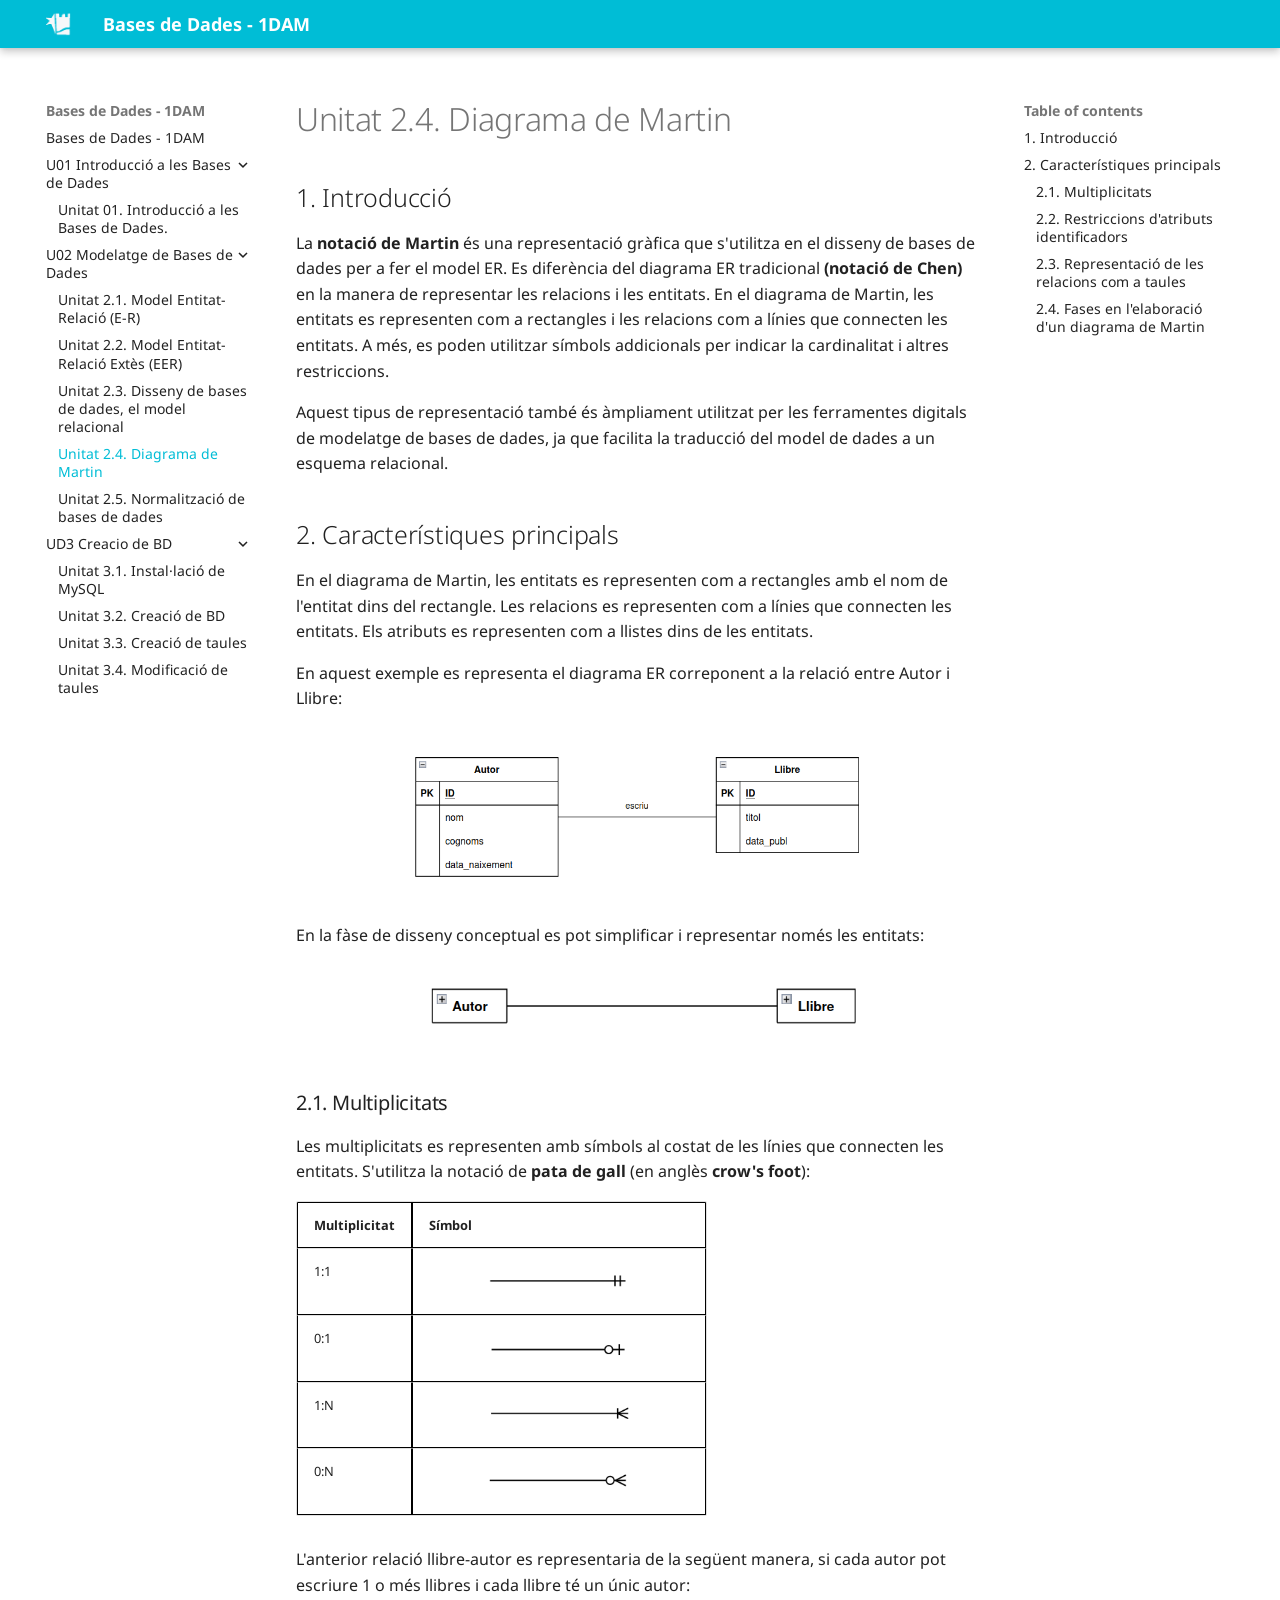
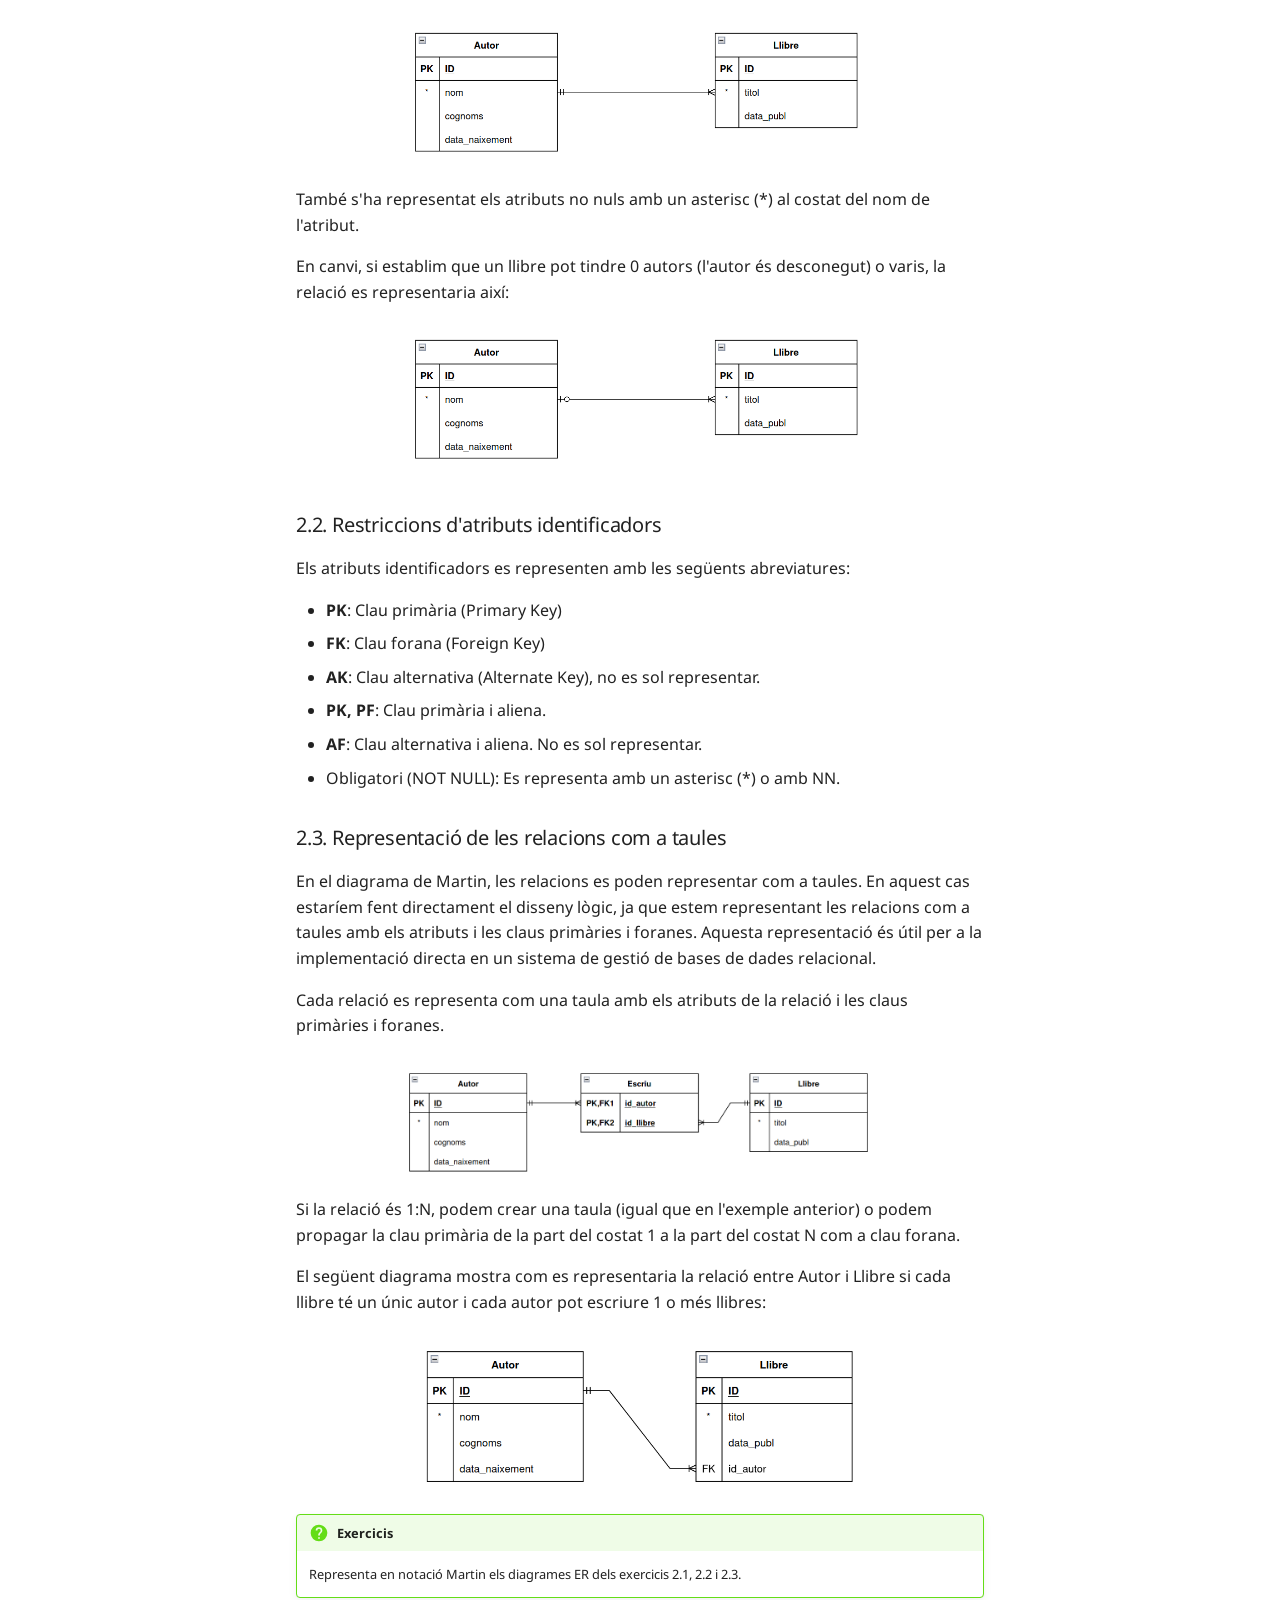
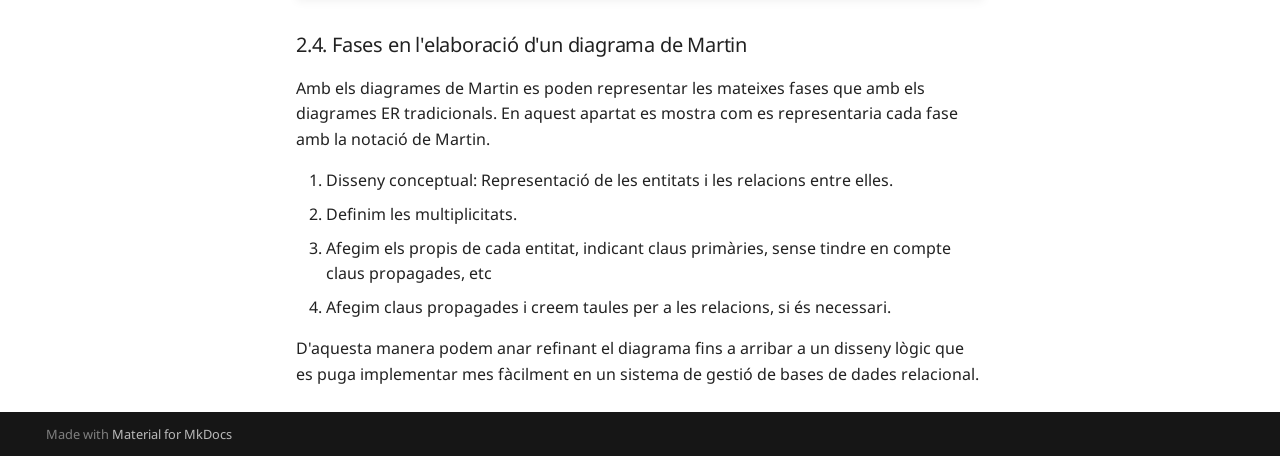
<file: U02 Modelatge de Bases de Dades/UD2.4/index.html>
<!DOCTYPE html><html lang="en" class="no-js"><head>
    
      <meta charset="utf-8">
      <meta name="viewport" content="width=device-width,initial-scale=1">
      
      
        <meta name="author" content="Ricardo Sánchez">
      
      
      
        <link rel="prev" href="../UD2.3/">
      
      
        <link rel="next" href="../UD2.5/">
      
      
      <link rel="icon" href="../../assets/images/favicon.png">
      <meta name="generator" content="mkdocs-1.5.3, mkdocs-material-9.4.0">
    
    
      
        <title>Unitat 2.4. Diagrama de Martin - Bases de Dades - 1DAM</title>
      
    
    
      <link rel="stylesheet" href="../../assets/stylesheets/main.9f615399.min.css">
      
        
        <link rel="stylesheet" href="../../assets/stylesheets/palette.649f08f9.min.css">
      
      


    
    
      
    
    
      
        
        
        <link rel="preconnect" href="https://fonts.gstatic.com" crossorigin="">
        <link rel="stylesheet" href="https://fonts.googleapis.com/css?family=Noto+Sans:300,300i,400,400i,700,700i%7CRoboto+Mono:400,400i,700,700i&amp;display=fallback">
        <style>:root{--md-text-font:"Noto Sans";--md-code-font:"Roboto Mono"}</style>
      
    
    
      <link rel="stylesheet" href="../../stylesheets/my.css">
    
    <script>__md_scope=new URL("../..",location),__md_hash=e=>[...e].reduce((e,_)=>(e<<5)-e+_.charCodeAt(0),0),__md_get=(e,_=localStorage,t=__md_scope)=>JSON.parse(_.getItem(t.pathname+"."+e)),__md_set=(e,_,t=localStorage,a=__md_scope)=>{try{t.setItem(a.pathname+"."+e,JSON.stringify(_))}catch(e){}}</script>
    
      

    
    
    
  <link href="../../assets/stylesheets/glightbox.min.css" rel="stylesheet"><script src="../../assets/javascripts/glightbox.min.js"></script><style id="glightbox-style">
            html.glightbox-open { overflow: initial; height: 100%; }
            .gslide-title { margin-top: 0px; user-select: text; }
            .gslide-desc { color: #666; user-select: text; }
            .gslide-image img { background: white; }
            .gscrollbar-fixer { padding-right: 15px; }
            .gdesc-inner { font-size: 0.75rem; }
            body[data-md-color-scheme="slate"] .gdesc-inner { background: var(--md-default-bg-color); }
            body[data-md-color-scheme="slate"] .gslide-title { color: var(--md-default-fg-color); }
            body[data-md-color-scheme="slate"] .gslide-desc { color: var(--md-default-fg-color); }
        </style></head>
  
  
    
    
    
    
    
    <body dir="ltr" data-md-color-scheme="default" data-md-color-primary="cyan" data-md-color-accent="amber">
  
    
    
    <input class="md-toggle" data-md-toggle="drawer" type="checkbox" id="__drawer" autocomplete="off">
    <input class="md-toggle" data-md-toggle="search" type="checkbox" id="__search" autocomplete="off">
    <label class="md-overlay" for="__drawer"></label>
    <div data-md-component="skip">
      
        
        <a href="#unitat-24-diagrama-de-martin" class="md-skip">
          Skip to content
        </a>
      
    </div>
    <div data-md-component="announce">
      
    </div>
    
    
      

  

<header class="md-header md-header--shadow" data-md-component="header">
  <nav class="md-header__inner md-grid" aria-label="Header">
    <a href="../.." title="Bases de Dades - 1DAM" class="md-header__button md-logo" aria-label="Bases de Dades - 1DAM" data-md-component="logo">
      
  <img src="../../stylesheets/logo_me_blanc.png" alt="logo">

    </a>
    <label class="md-header__button md-icon" for="__drawer">
      
      <svg xmlns="http://www.w3.org/2000/svg" viewBox="0 0 24 24"><path d="M3 6h18v2H3V6m0 5h18v2H3v-2m0 5h18v2H3v-2Z"></path></svg>
    </label>
    <div class="md-header__title" data-md-component="header-title">
      <div class="md-header__ellipsis">
        <div class="md-header__topic">
          <span class="md-ellipsis">
            Bases de Dades - 1DAM
          </span>
        </div>
        <div class="md-header__topic" data-md-component="header-topic">
          <span class="md-ellipsis">
            
              Unitat 2.4. Diagrama de Martin
            
          </span>
        </div>
      </div>
    </div>
    
      
    
    
    
    
  </nav>
  
</header>
    
    <div class="md-container" data-md-component="container">
      
      
        
          
        
      
      <main class="md-main" data-md-component="main">
        <div class="md-main__inner md-grid">
          
            
              
              <div class="md-sidebar md-sidebar--primary" data-md-component="sidebar" data-md-type="navigation">
                <div class="md-sidebar__scrollwrap">
                  <div class="md-sidebar__inner">
                    



<nav class="md-nav md-nav--primary" aria-label="Navigation" data-md-level="0">
  <label class="md-nav__title" for="__drawer">
    <a href="../.." title="Bases de Dades - 1DAM" class="md-nav__button md-logo" aria-label="Bases de Dades - 1DAM" data-md-component="logo">
      
  <img src="../../stylesheets/logo_me_blanc.png" alt="logo">

    </a>
    Bases de Dades - 1DAM
  </label>
  
  <ul class="md-nav__list" data-md-scrollfix="">
    
      
      
  
  
  
    <li class="md-nav__item">
      <a href="../.." class="md-nav__link">
        
  
  <span class="md-ellipsis">
    Bases de Dades - 1DAM
  </span>
  

      </a>
    </li>
  

    
      
      
  
  
  
    
    
    
    <li class="md-nav__item md-nav__item--nested">
      
        
        
        
        
          
        
        <input class="md-nav__toggle md-toggle md-toggle--indeterminate" type="checkbox" id="__nav_2">
        
          <label class="md-nav__link" for="__nav_2" id="__nav_2_label" tabindex="0">
            
  
  <span class="md-ellipsis">
    U01 Introducció a les Bases de Dades
  </span>
  

            <span class="md-nav__icon md-icon"></span>
          </label>
        
        <nav class="md-nav" data-md-level="1" aria-labelledby="__nav_2_label" aria-expanded="false">
          <label class="md-nav__title" for="__nav_2">
            <span class="md-nav__icon md-icon"></span>
            U01 Introducció a les Bases de Dades
          </label>
          <ul class="md-nav__list" data-md-scrollfix="">
            
              
                
  
  
  
    <li class="md-nav__item">
      <a href="../../U01%20Introducci%C3%B3%20a%20les%20Bases%20de%20Dades/UD1/" class="md-nav__link">
        
  
  <span class="md-ellipsis">
    Unitat 01. Introducció a les Bases de Dades.
  </span>
  

      </a>
    </li>
  

              
            
          </ul>
        </nav>
      
    </li>
  

    
      
      
  
  
    
  
  
    
    
    
    <li class="md-nav__item md-nav__item--active md-nav__item--nested">
      
        
        
        
        
        <input class="md-nav__toggle md-toggle " type="checkbox" id="__nav_3" checked="">
        
          <label class="md-nav__link" for="__nav_3" id="__nav_3_label" tabindex="0">
            
  
  <span class="md-ellipsis">
    U02 Modelatge de Bases de Dades
  </span>
  

            <span class="md-nav__icon md-icon"></span>
          </label>
        
        <nav class="md-nav" data-md-level="1" aria-labelledby="__nav_3_label" aria-expanded="true">
          <label class="md-nav__title" for="__nav_3">
            <span class="md-nav__icon md-icon"></span>
            U02 Modelatge de Bases de Dades
          </label>
          <ul class="md-nav__list" data-md-scrollfix="">
            
              
                
  
  
  
    <li class="md-nav__item">
      <a href="../UD2.1/" class="md-nav__link">
        
  
  <span class="md-ellipsis">
    Unitat 2.1. Model Entitat-Relació (E-R)
  </span>
  

      </a>
    </li>
  

              
            
              
                
  
  
  
    <li class="md-nav__item">
      <a href="../UD2.2/" class="md-nav__link">
        
  
  <span class="md-ellipsis">
    Unitat 2.2. Model Entitat-Relació Extès (EER)
  </span>
  

      </a>
    </li>
  

              
            
              
                
  
  
  
    <li class="md-nav__item">
      <a href="../UD2.3/" class="md-nav__link">
        
  
  <span class="md-ellipsis">
    Unitat 2.3. Disseny de bases de dades, el model relacional
  </span>
  

      </a>
    </li>
  

              
            
              
                
  
  
    
  
  
    <li class="md-nav__item md-nav__item--active">
      
      <input class="md-nav__toggle md-toggle" type="checkbox" id="__toc">
      
      
        
      
      
        <label class="md-nav__link md-nav__link--active" for="__toc">
          
  
  <span class="md-ellipsis">
    Unitat 2.4. Diagrama de Martin
  </span>
  

          <span class="md-nav__icon md-icon"></span>
        </label>
      
      <a href="./" class="md-nav__link md-nav__link--active">
        
  
  <span class="md-ellipsis">
    Unitat 2.4. Diagrama de Martin
  </span>
  

      </a>
      
        

<nav class="md-nav md-nav--secondary" aria-label="Table of contents">
  
  
  
    
  
  
    <label class="md-nav__title" for="__toc">
      <span class="md-nav__icon md-icon"></span>
      Table of contents
    </label>
    <ul class="md-nav__list" data-md-component="toc" data-md-scrollfix="">
      
        <li class="md-nav__item">
  <a href="#1-introduccio" class="md-nav__link">
    1. Introducció
  </a>
  
</li>
      
        <li class="md-nav__item">
  <a href="#2-caracteristiques-principals" class="md-nav__link">
    2. Característiques principals
  </a>
  
    <nav class="md-nav" aria-label="2. Característiques principals">
      <ul class="md-nav__list">
        
          <li class="md-nav__item">
  <a href="#21-multiplicitats" class="md-nav__link">
    2.1. Multiplicitats
  </a>
  
</li>
        
          <li class="md-nav__item">
  <a href="#22-restriccions-datributs-identificadors" class="md-nav__link">
    2.2. Restriccions d'atributs identificadors
  </a>
  
</li>
        
          <li class="md-nav__item">
  <a href="#23-representacio-de-les-relacions-com-a-taules" class="md-nav__link">
    2.3. Representació de les relacions com a taules
  </a>
  
</li>
        
          <li class="md-nav__item">
  <a href="#24-fases-en-lelaboracio-dun-diagrama-de-martin" class="md-nav__link">
    2.4. Fases en l'elaboració d'un diagrama de Martin
  </a>
  
</li>
        
      </ul>
    </nav>
  
</li>
      
    </ul>
  
</nav>
      
    </li>
  

              
            
              
                
  
  
  
    <li class="md-nav__item">
      <a href="../UD2.5/" class="md-nav__link">
        
  
  <span class="md-ellipsis">
    Unitat 2.5. Normalització de bases de dades
  </span>
  

      </a>
    </li>
  

              
            
          </ul>
        </nav>
      
    </li>
  

    
      
      
  
  
  
    
    
    
    <li class="md-nav__item md-nav__item--nested">
      
        
        
        
        
          
        
        <input class="md-nav__toggle md-toggle md-toggle--indeterminate" type="checkbox" id="__nav_4">
        
          <label class="md-nav__link" for="__nav_4" id="__nav_4_label" tabindex="0">
            
  
  <span class="md-ellipsis">
    UD3 Creacio de BD
  </span>
  

            <span class="md-nav__icon md-icon"></span>
          </label>
        
        <nav class="md-nav" data-md-level="1" aria-labelledby="__nav_4_label" aria-expanded="false">
          <label class="md-nav__title" for="__nav_4">
            <span class="md-nav__icon md-icon"></span>
            UD3 Creacio de BD
          </label>
          <ul class="md-nav__list" data-md-scrollfix="">
            
              
                
  
  
  
    <li class="md-nav__item">
      <a href="../../UD3%20Creacio%20de%20BD/UD3.1/" class="md-nav__link">
        
  
  <span class="md-ellipsis">
    Unitat 3.1. Instal·lació de MySQL
  </span>
  

      </a>
    </li>
  

              
            
              
                
  
  
  
    <li class="md-nav__item">
      <a href="../../UD3%20Creacio%20de%20BD/UD3.2/" class="md-nav__link">
        
  
  <span class="md-ellipsis">
    Unitat 3.2. Creació de BD
  </span>
  

      </a>
    </li>
  

              
            
              
                
  
  
  
    <li class="md-nav__item">
      <a href="../../UD3%20Creacio%20de%20BD/UD3.3/" class="md-nav__link">
        
  
  <span class="md-ellipsis">
    Unitat 3.3. Creació de taules
  </span>
  

      </a>
    </li>
  

              
            
              
                
  
  
  
    <li class="md-nav__item">
      <a href="../../UD3%20Creacio%20de%20BD/UD3.4/" class="md-nav__link">
        
  
  <span class="md-ellipsis">
    Unitat 3.4. Modificació de taules
  </span>
  

      </a>
    </li>
  

              
            
          </ul>
        </nav>
      
    </li>
  

    
  </ul>
</nav>
                  </div>
                </div>
              </div>
            
            
              
              <div class="md-sidebar md-sidebar--secondary" data-md-component="sidebar" data-md-type="toc">
                <div class="md-sidebar__scrollwrap">
                  <div class="md-sidebar__inner">
                    

<nav class="md-nav md-nav--secondary" aria-label="Table of contents">
  
  
  
    
  
  
    <label class="md-nav__title" for="__toc">
      <span class="md-nav__icon md-icon"></span>
      Table of contents
    </label>
    <ul class="md-nav__list" data-md-component="toc" data-md-scrollfix="">
      
        <li class="md-nav__item">
  <a href="#1-introduccio" class="md-nav__link">
    1. Introducció
  </a>
  
</li>
      
        <li class="md-nav__item">
  <a href="#2-caracteristiques-principals" class="md-nav__link">
    2. Característiques principals
  </a>
  
    <nav class="md-nav" aria-label="2. Característiques principals">
      <ul class="md-nav__list">
        
          <li class="md-nav__item">
  <a href="#21-multiplicitats" class="md-nav__link">
    2.1. Multiplicitats
  </a>
  
</li>
        
          <li class="md-nav__item">
  <a href="#22-restriccions-datributs-identificadors" class="md-nav__link">
    2.2. Restriccions d'atributs identificadors
  </a>
  
</li>
        
          <li class="md-nav__item">
  <a href="#23-representacio-de-les-relacions-com-a-taules" class="md-nav__link">
    2.3. Representació de les relacions com a taules
  </a>
  
</li>
        
          <li class="md-nav__item">
  <a href="#24-fases-en-lelaboracio-dun-diagrama-de-martin" class="md-nav__link">
    2.4. Fases en l'elaboració d'un diagrama de Martin
  </a>
  
</li>
        
      </ul>
    </nav>
  
</li>
      
    </ul>
  
</nav>
                  </div>
                </div>
              </div>
            
          
          
            <div class="md-content" data-md-component="content">
              <article class="md-content__inner md-typeset">
                
                  


<h1 id="unitat-24-diagrama-de-martin">Unitat 2.4. Diagrama de Martin</h1>
<h2 id="1-introduccio">1. Introducció</h2>
<p>La <strong>notació de Martin</strong> és una representació gràfica que s'utilitza en el disseny de bases de dades per a fer el model ER. Es diferència del diagrama ER tradicional <strong>(notació de Chen)</strong> en la manera de representar les relacions i les entitats. En el diagrama de Martin, les entitats es representen com a rectangles i les relacions com a línies que connecten les entitats. A més, es poden utilitzar símbols addicionals per indicar la cardinalitat i altres restriccions.</p>
<p>Aquest tipus de representació també és àmpliament utilitzat per les ferramentes digitals de modelatge de bases de dades, ja que facilita la traducció del model de dades a un esquema relacional.</p>
<h2 id="2-caracteristiques-principals">2. Característiques principals</h2>
<p>En el diagrama de Martin, les entitats es representen com a rectangles amb el nom de l'entitat dins del rectangle. Les relacions es representen com a línies que connecten les entitats. Els atributs es representen com a llistes dins de les entitats.</p>
<p>En aquest exemple es representa el diagrama ER correponent a la relació entre Autor i Llibre:</p>
<p><a class="glightbox" data-type="image" data-width="100%" data-height="auto" href="../images/martin01.png" data-title="Diagrama de Martin" data-desc-position="bottom"><img alt="Diagrama de Martin" src="../images/martin01.png"></a></p>
<p>En la fàse de disseny conceptual es pot simplificar i representar només les entitats:</p>
<p><a class="glightbox" data-type="image" data-width="100%" data-height="auto" href="../images/martin10.png" data-title="Diagrama de Martin simplificat" data-desc-position="bottom"><img alt="Diagrama de Martin simplificat" src="../images/martin10.png"></a></p>
<h3 id="21-multiplicitats">2.1. Multiplicitats</h3>
<p>Les multiplicitats es representen amb símbols al costat de les línies que connecten les entitats. S'utilitza la notació de <strong>pata de gall</strong> (en anglès <strong>crow's foot</strong>):</p>
<table>
<thead>
<tr>
<th>Multiplicitat</th>
<th>Símbol</th>
</tr>
</thead>
<tbody>
<tr>
<td>1:1</td>
<td><a class="glightbox" data-type="image" data-width="100%" data-height="auto" href="../images/martin02.png" data-desc-position="bottom"><img alt="" src="../images/martin02.png"></a></td>
</tr>
<tr>
<td>0:1</td>
<td><a class="glightbox" data-type="image" data-width="100%" data-height="auto" href="../images/martin03.png" data-desc-position="bottom"><img alt="" src="../images/martin03.png"></a></td>
</tr>
<tr>
<td>1:N</td>
<td><a class="glightbox" data-type="image" data-width="100%" data-height="auto" href="../images/martin04.png" data-desc-position="bottom"><img alt="" src="../images/martin04.png"></a></td>
</tr>
<tr>
<td>0:N</td>
<td><a class="glightbox" data-type="image" data-width="100%" data-height="auto" href="../images/martin05.png" data-desc-position="bottom"><img alt="" src="../images/martin05.png"></a></td>
</tr>
</tbody>
</table>
<p>L'anterior relació llibre-autor es representaria de la següent manera, si cada autor pot escriure 1 o més llibres i cada llibre té un únic autor:</p>
<p><a class="glightbox" data-type="image" data-width="100%" data-height="auto" href="../images/martin06.png" data-title="Diagrama de Martin amb multiplicitats" data-desc-position="bottom"><img alt="Diagrama de Martin amb multiplicitats" src="../images/martin06.png"></a></p>
<p>També s'ha representat els atributs no nuls amb un asterisc (*) al costat del nom de l'atribut.</p>
<p>En canvi, si establim que un llibre pot tindre 0 autors (l'autor és desconegut) o varis, la relació es representaria així:</p>
<p><a class="glightbox" data-type="image" data-width="100%" data-height="auto" href="../images/martin07.png" data-title="Diagrama de Martin amb multiplicitats" data-desc-position="bottom"><img alt="Diagrama de Martin amb multiplicitats" src="../images/martin07.png"></a></p>
<h3 id="22-restriccions-datributs-identificadors">2.2. Restriccions d'atributs identificadors</h3>
<p>Els atributs identificadors es representen amb les següents abreviatures:</p>
<ul>
<li><strong>PK</strong>: Clau primària (Primary Key)</li>
<li><strong>FK</strong>: Clau forana (Foreign Key)</li>
<li><strong>AK</strong>: Clau alternativa (Alternate Key), no es sol representar.</li>
<li><strong>PK, PF</strong>: Clau primària i aliena.</li>
<li><strong>AF</strong>: Clau alternativa i aliena. No es sol representar.</li>
<li>Obligatori (NOT NULL): Es representa amb un asterisc (*) o amb NN.</li>
</ul>
<h3 id="23-representacio-de-les-relacions-com-a-taules">2.3. Representació de les relacions com a taules</h3>
<p>En el diagrama de Martin, les relacions es poden representar com a taules. En aquest cas estaríem fent directament el disseny lògic, ja que estem representant les relacions com a taules amb els atributs i les claus primàries i foranes. Aquesta representació és útil per a la implementació directa en un sistema de gestió de bases de dades relacional.</p>
<p>Cada relació es representa com una taula amb els atributs de la relació i les claus primàries i foranes.</p>
<p><a class="glightbox" data-type="image" data-width="100%" data-height="auto" href="../images/martin09.png" data-title="Diagrama de Martin amb relació com a taula" data-desc-position="bottom"><img alt="Diagrama de Martin amb relació com a taula" src="../images/martin09.png"></a></p>
<p>Si la relació és 1:N, podem crear una taula (igual que en l'exemple anterior) o podem propagar la clau primària de la part del costat 1 a la part del costat N com a clau forana. </p>
<p>El següent diagrama mostra com es representaria la relació entre Autor i Llibre si cada llibre té un únic autor i cada autor pot escriure 1 o més llibres:</p>
<p><a class="glightbox" data-type="image" data-width="100%" data-height="auto" href="../images/martin11.png" data-title="Diagrama de Martin amb relació 1:N" data-desc-position="bottom"><img alt="Diagrama de Martin amb relació 1:N" src="../images/martin11.png"></a></p>
<div class="admonition question">
<p class="admonition-title">Exercicis</p>
<p>Representa en notació Martin els diagrames ER dels exercicis 2.1, 2.2 i 2.3.</p>
</div>
<h3 id="24-fases-en-lelaboracio-dun-diagrama-de-martin">2.4. Fases en l'elaboració d'un diagrama de Martin</h3>
<p>Amb els diagrames de Martin es poden representar les mateixes fases que amb els diagrames ER tradicionals. En aquest apartat es mostra com es representaria cada fase amb la notació de Martin.</p>
<ol>
<li>Disseny conceptual: Representació de les entitats i les relacions entre elles.</li>
<li>Definim les multiplicitats.</li>
<li>Afegim els propis de cada entitat, indicant claus primàries, sense tindre en compte claus propagades, etc</li>
<li>Afegim claus propagades i creem taules per a les relacions, si és necessari.</li>
</ol>
<p>D'aquesta manera podem anar refinant el diagrama fins a arribar a un disseny lògic que es puga implementar mes fàcilment en un sistema de gestió de bases de dades relacional.</p>





                
              </article>
            </div>
          
          
        </div>
        
      </main>
      
        <footer class="md-footer">
  
  <div class="md-footer-meta md-typeset">
    <div class="md-footer-meta__inner md-grid">
      <div class="md-copyright">
  
  
    Made with
    <a href="https://squidfunk.github.io/mkdocs-material/" target="_blank" rel="noopener">
      Material for MkDocs
    </a>
  
</div>
      
    </div>
  </div>
</footer>
      
    </div>
    <div class="md-dialog" data-md-component="dialog">
      <div class="md-dialog__inner md-typeset"></div>
    </div>
    
    <script id="__config" type="application/json">{"base": "../..", "features": ["navigation.instant", "navigation.expand", "content.code.copy"], "search": "../../assets/javascripts/workers/search.a264c092.min.js", "translations": {"clipboard.copied": "Copied to clipboard", "clipboard.copy": "Copy to clipboard", "search.result.more.one": "1 more on this page", "search.result.more.other": "# more on this page", "search.result.none": "No matching documents", "search.result.one": "1 matching document", "search.result.other": "# matching documents", "search.result.placeholder": "Type to start searching", "search.result.term.missing": "Missing", "select.version": "Select version"}}</script>
    
    
      <script src="../../assets/javascripts/bundle.4e0fa4ba.min.js"></script>
      
    
  
<script id="init-glightbox">const lightbox = GLightbox({"touchNavigation": true, "loop": false, "zoomable": true, "draggable": true, "openEffect": "zoom", "closeEffect": "zoom", "slideEffect": "slide"});
document$.subscribe(()=>{ lightbox.reload(); });
</script></body></html>
</file>
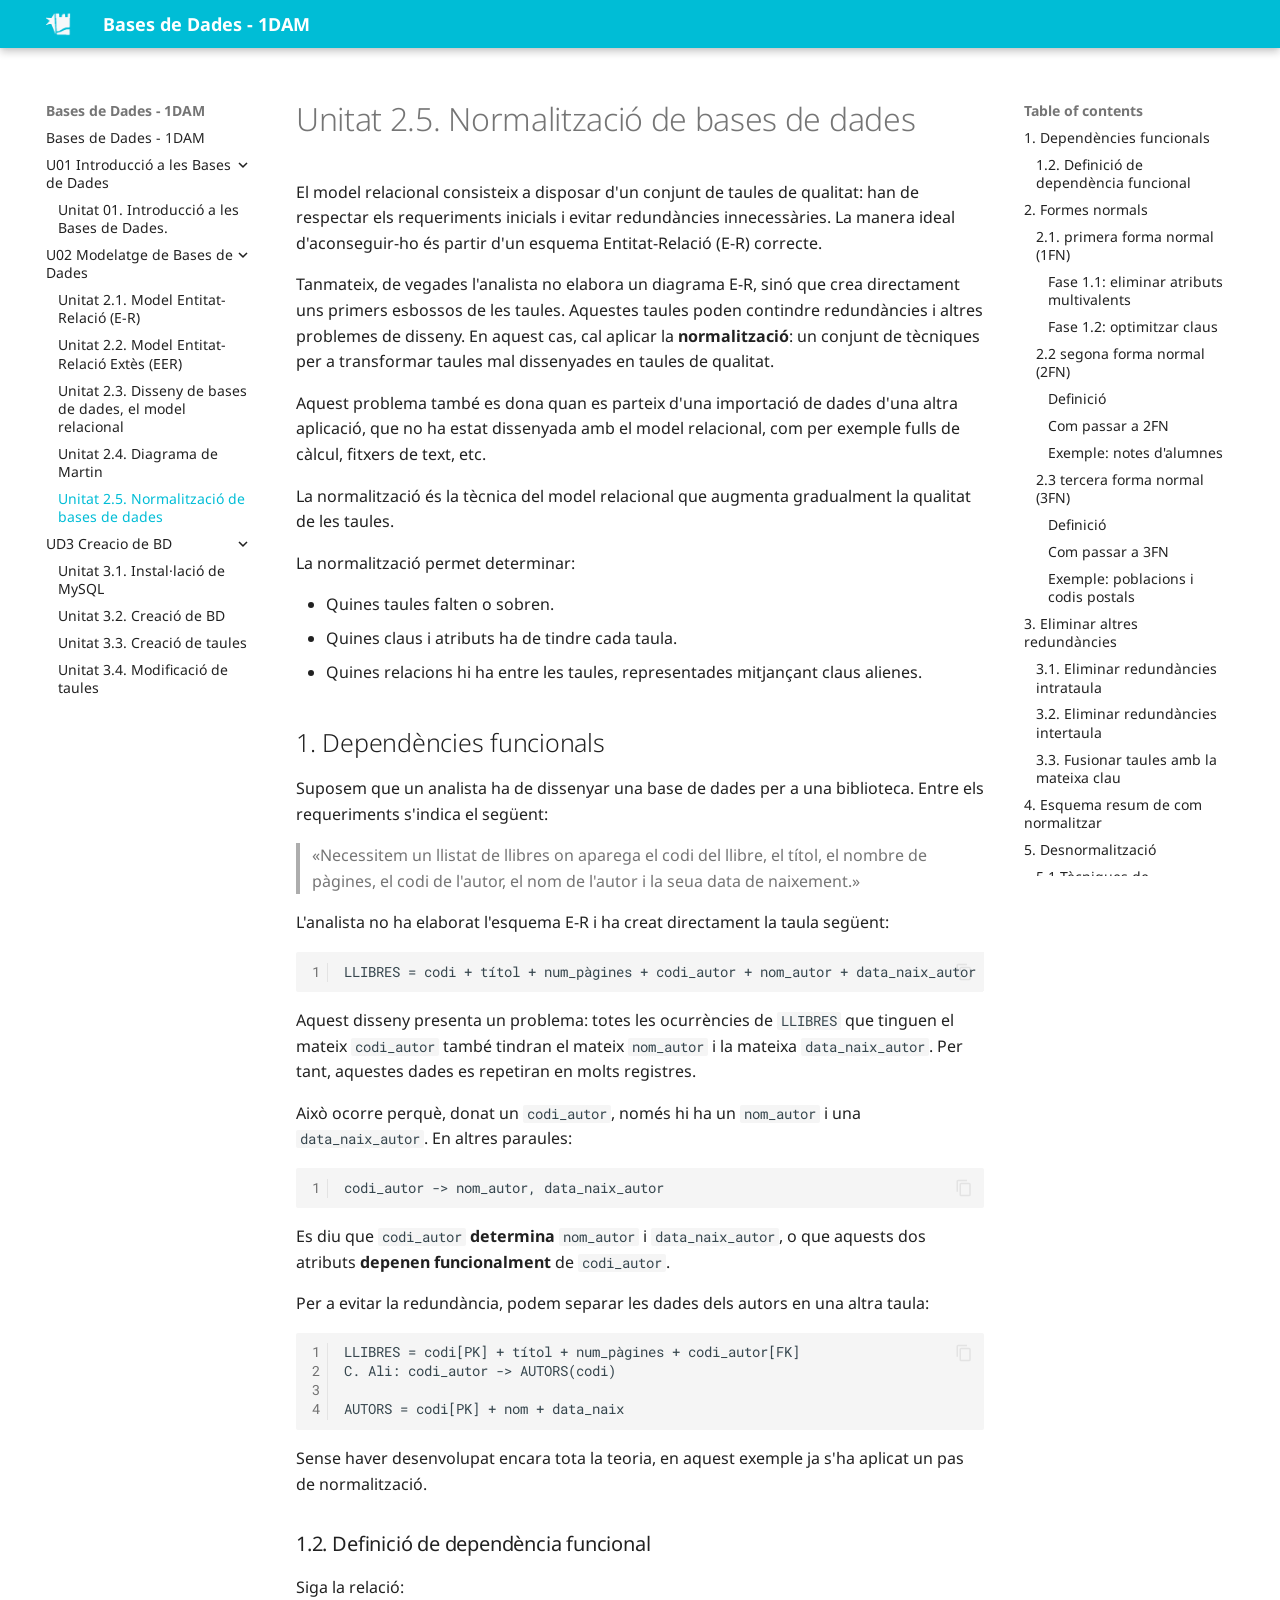
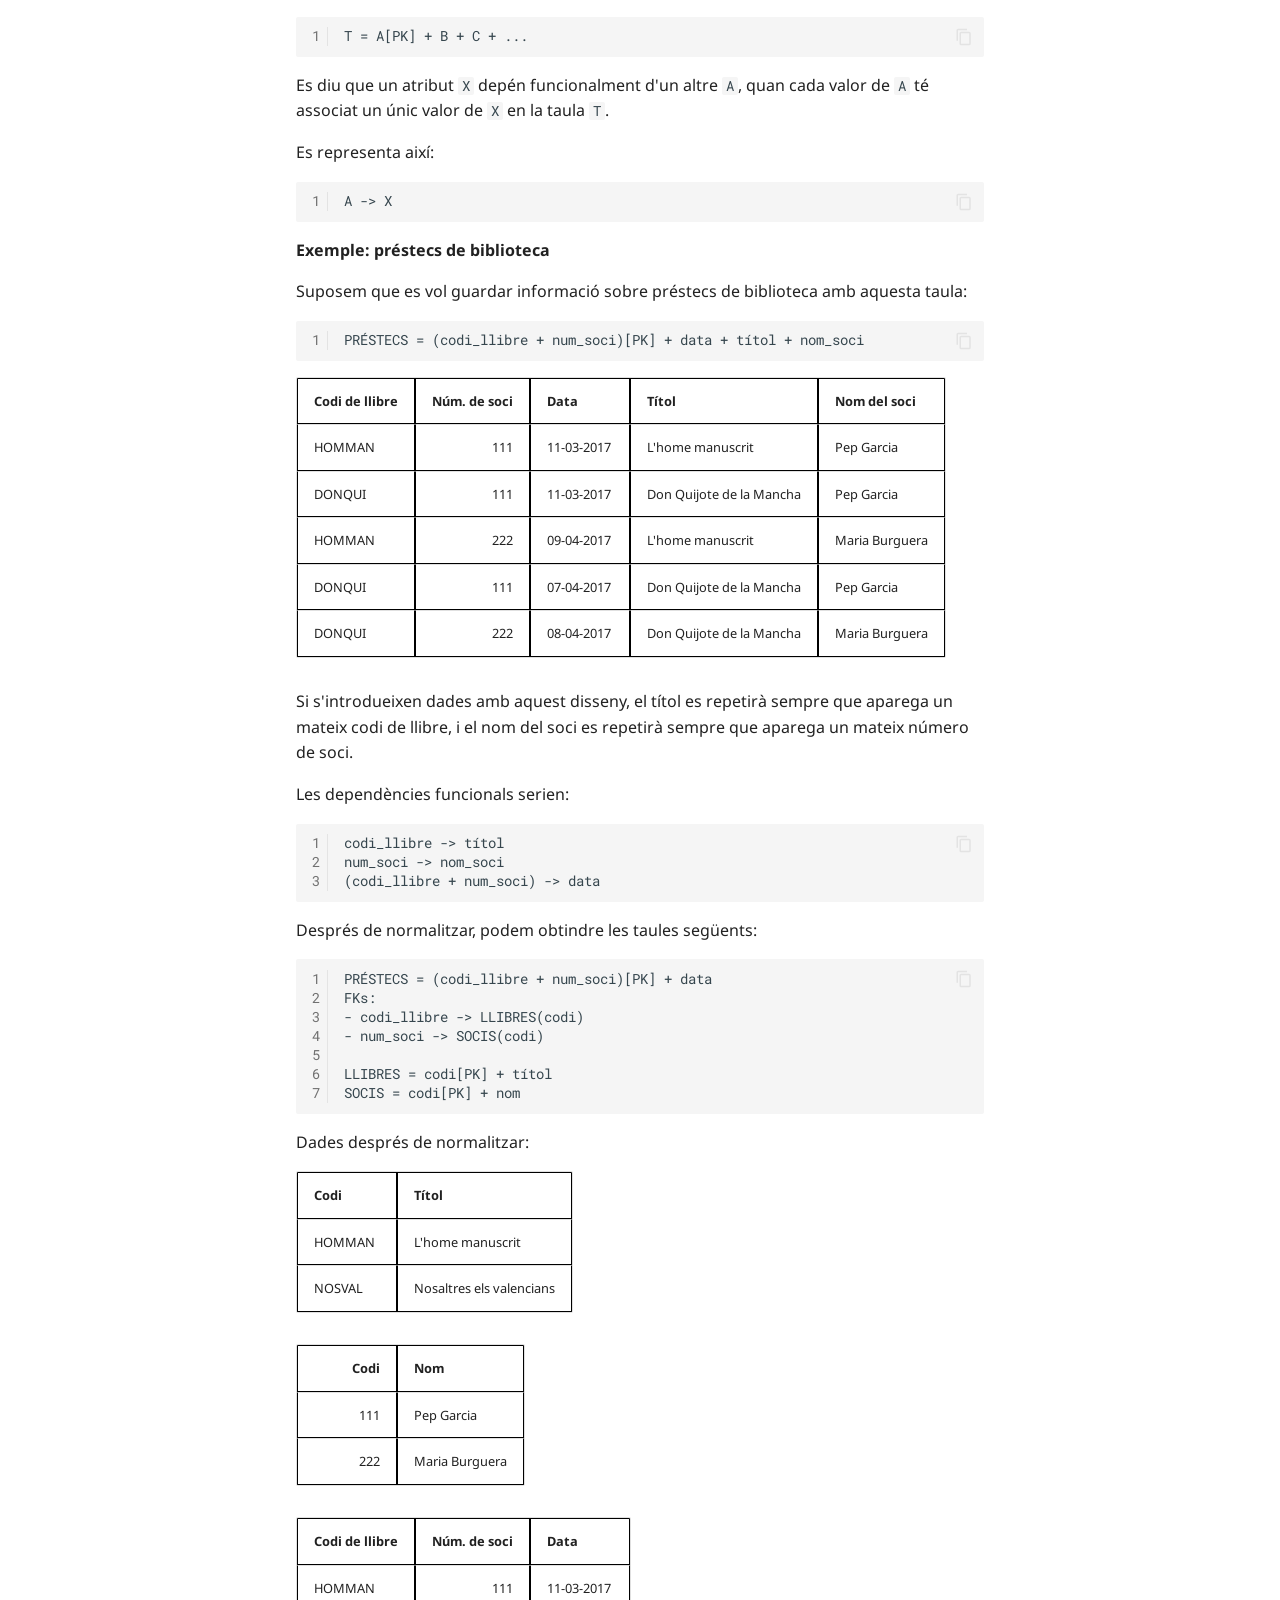
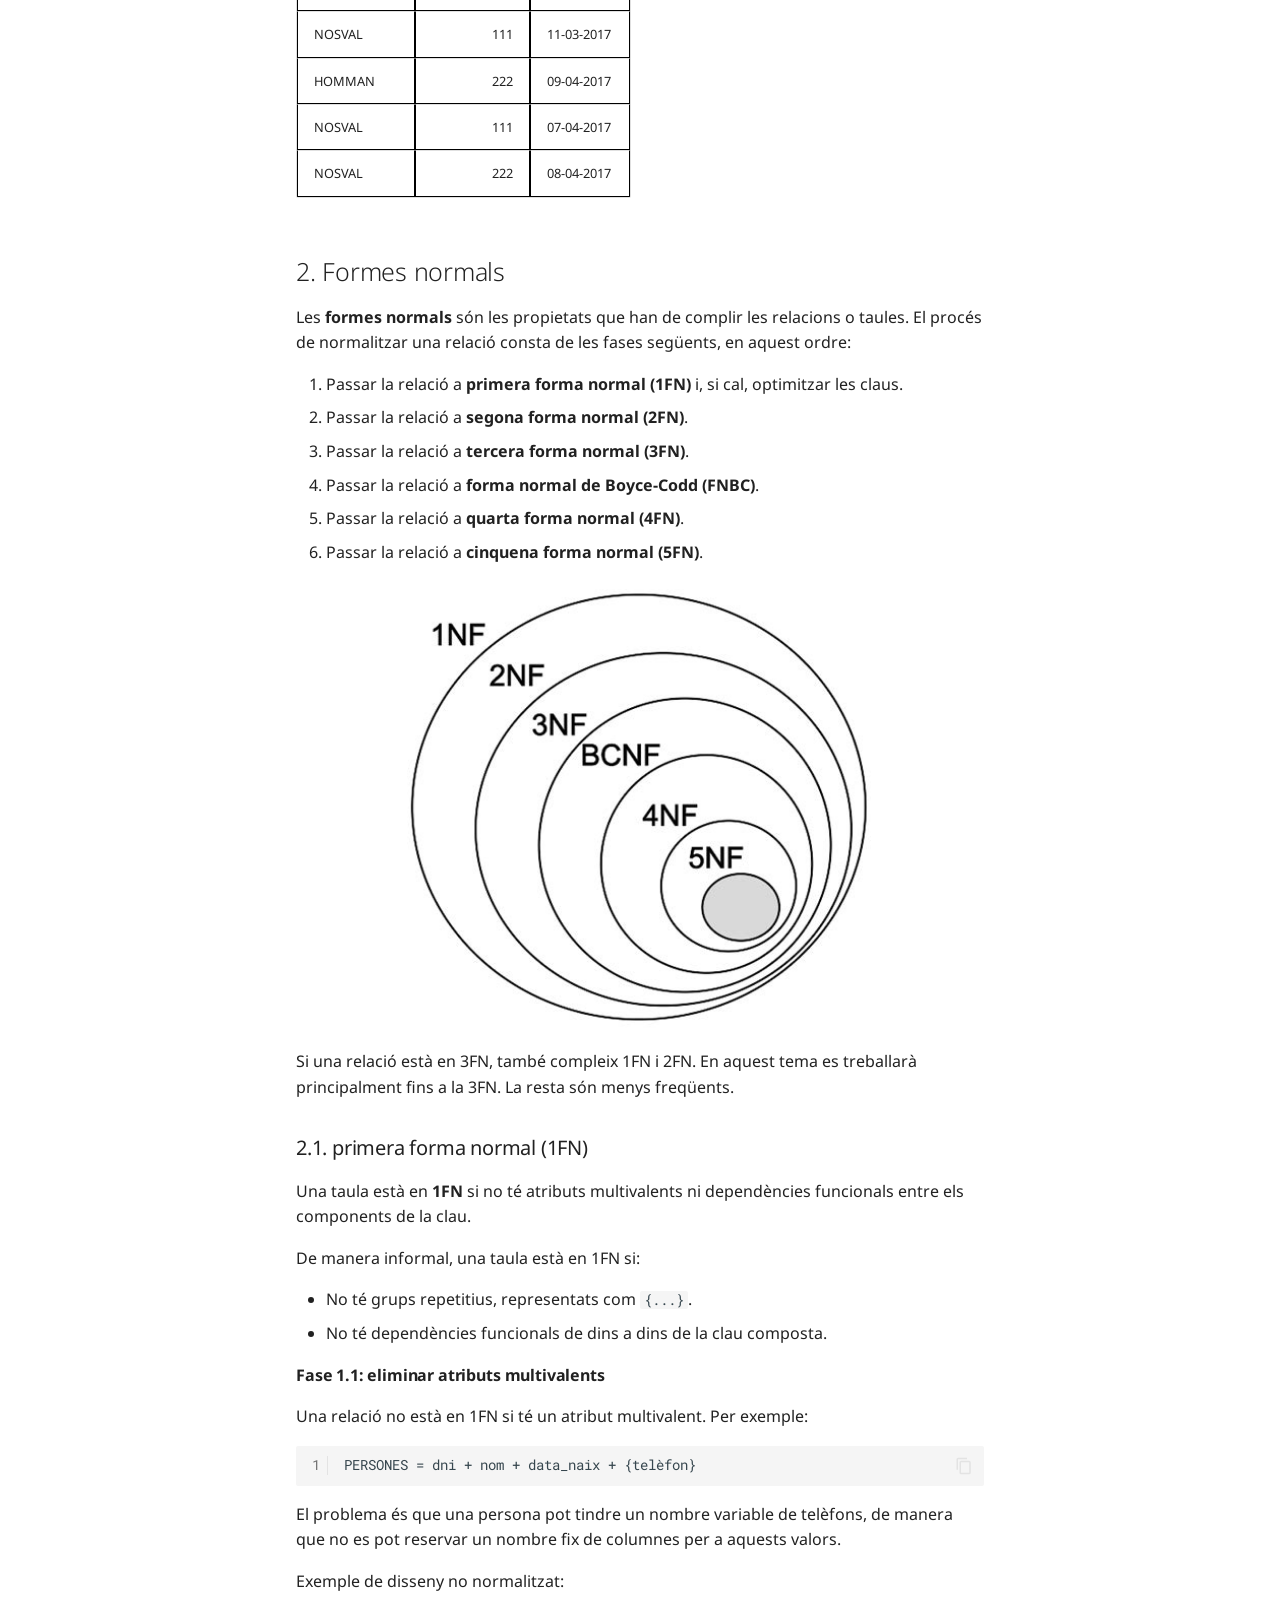
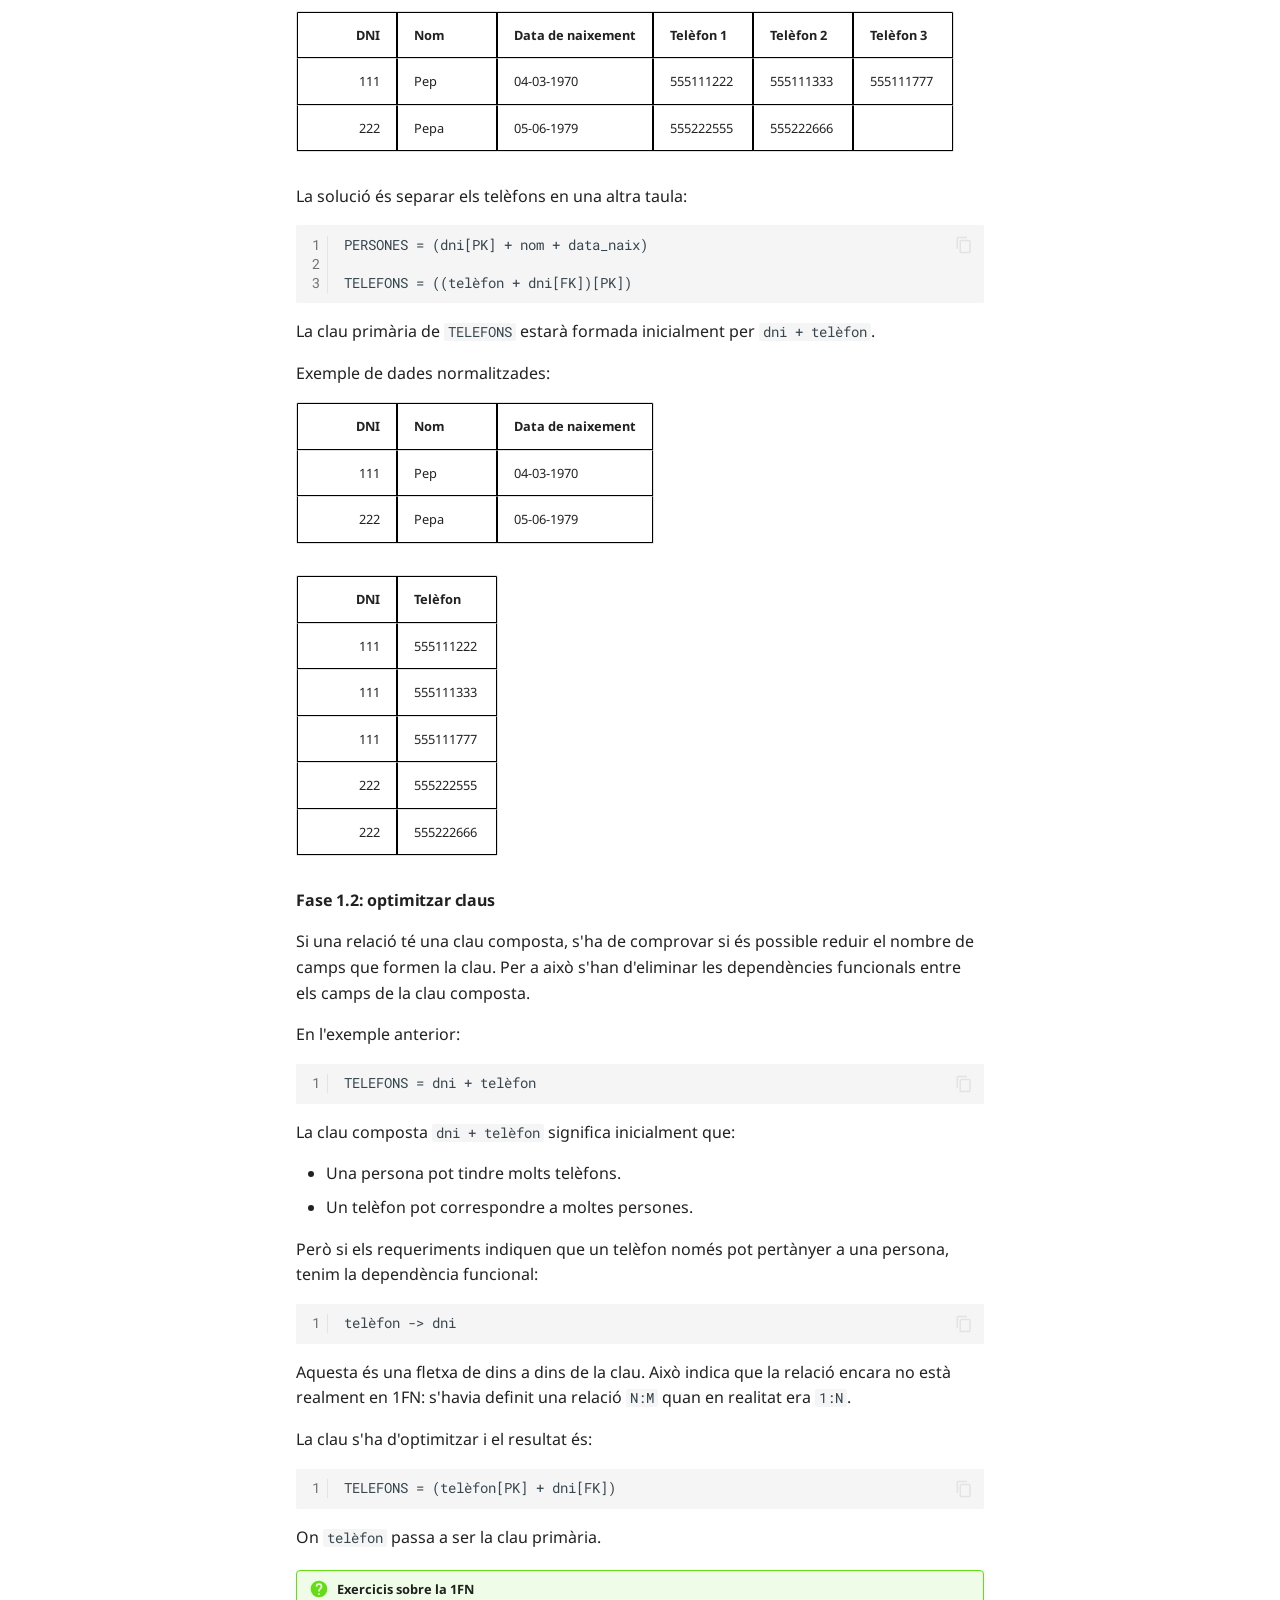
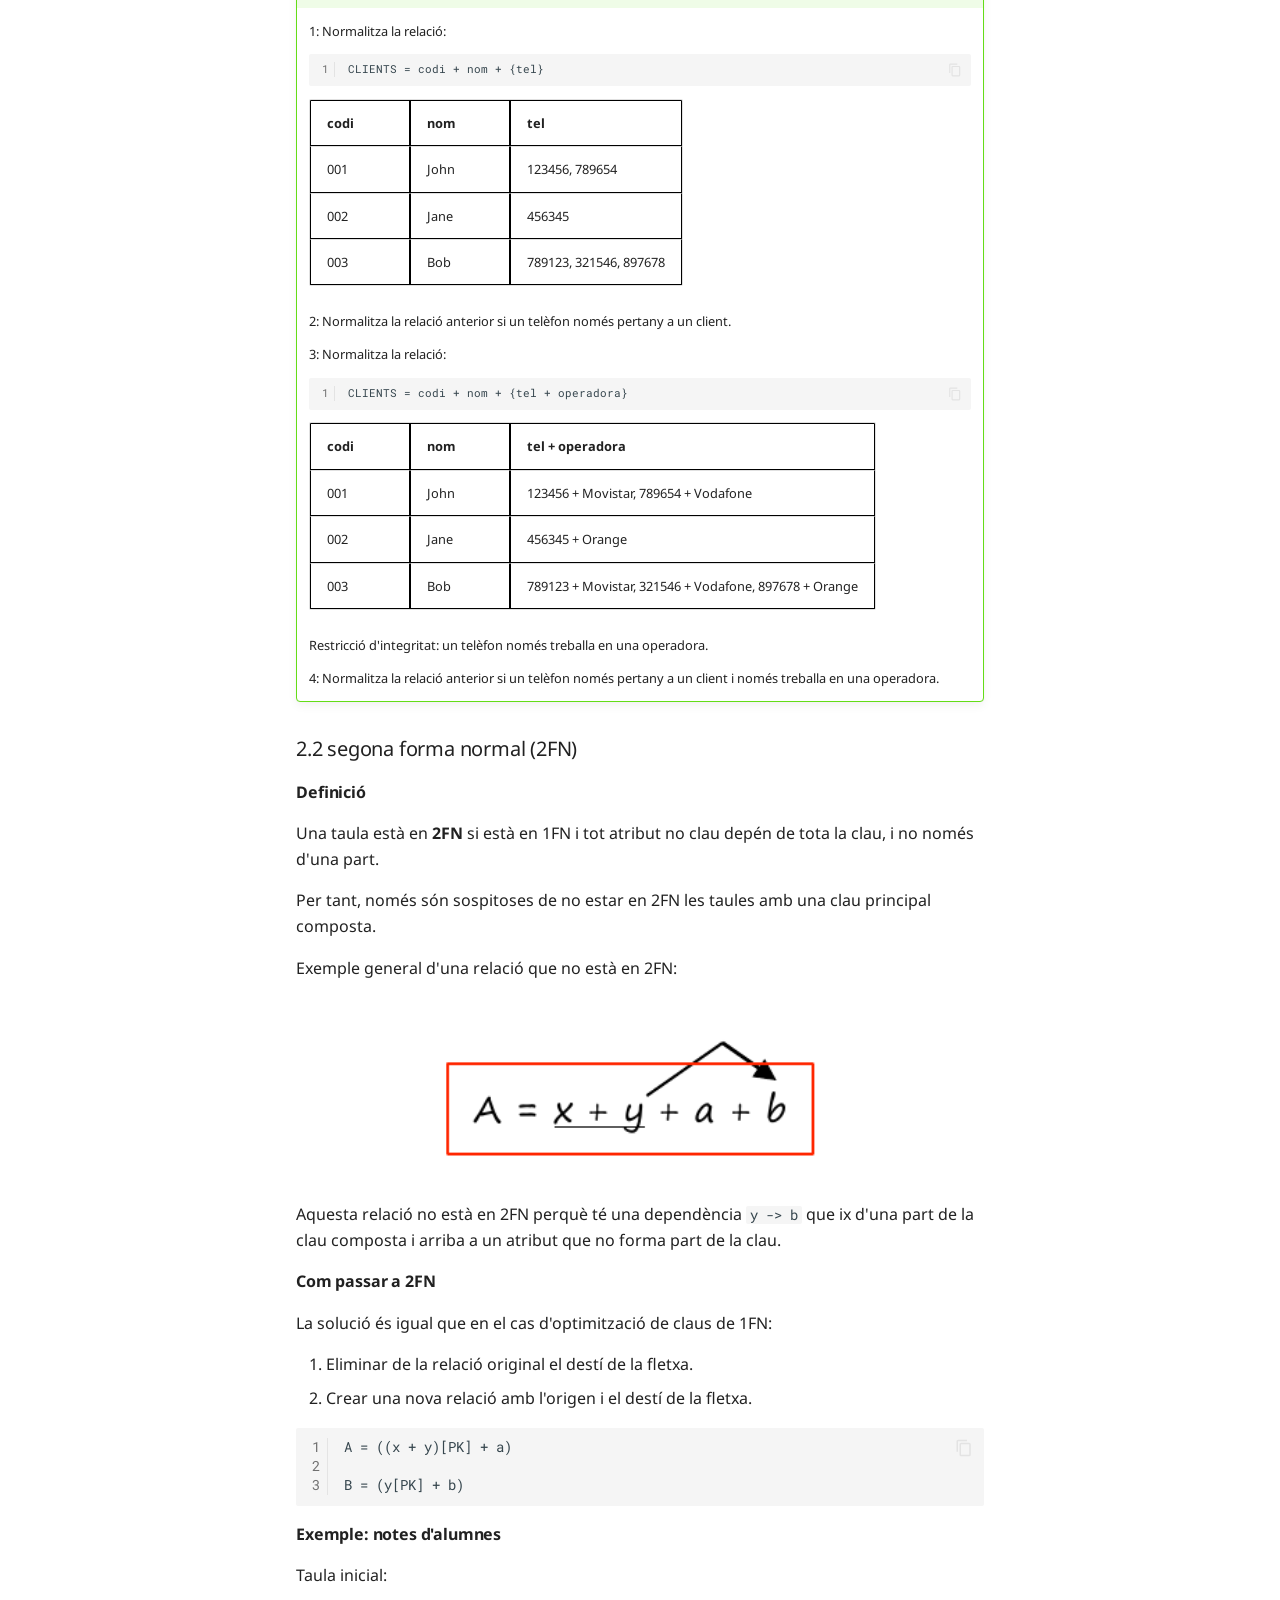
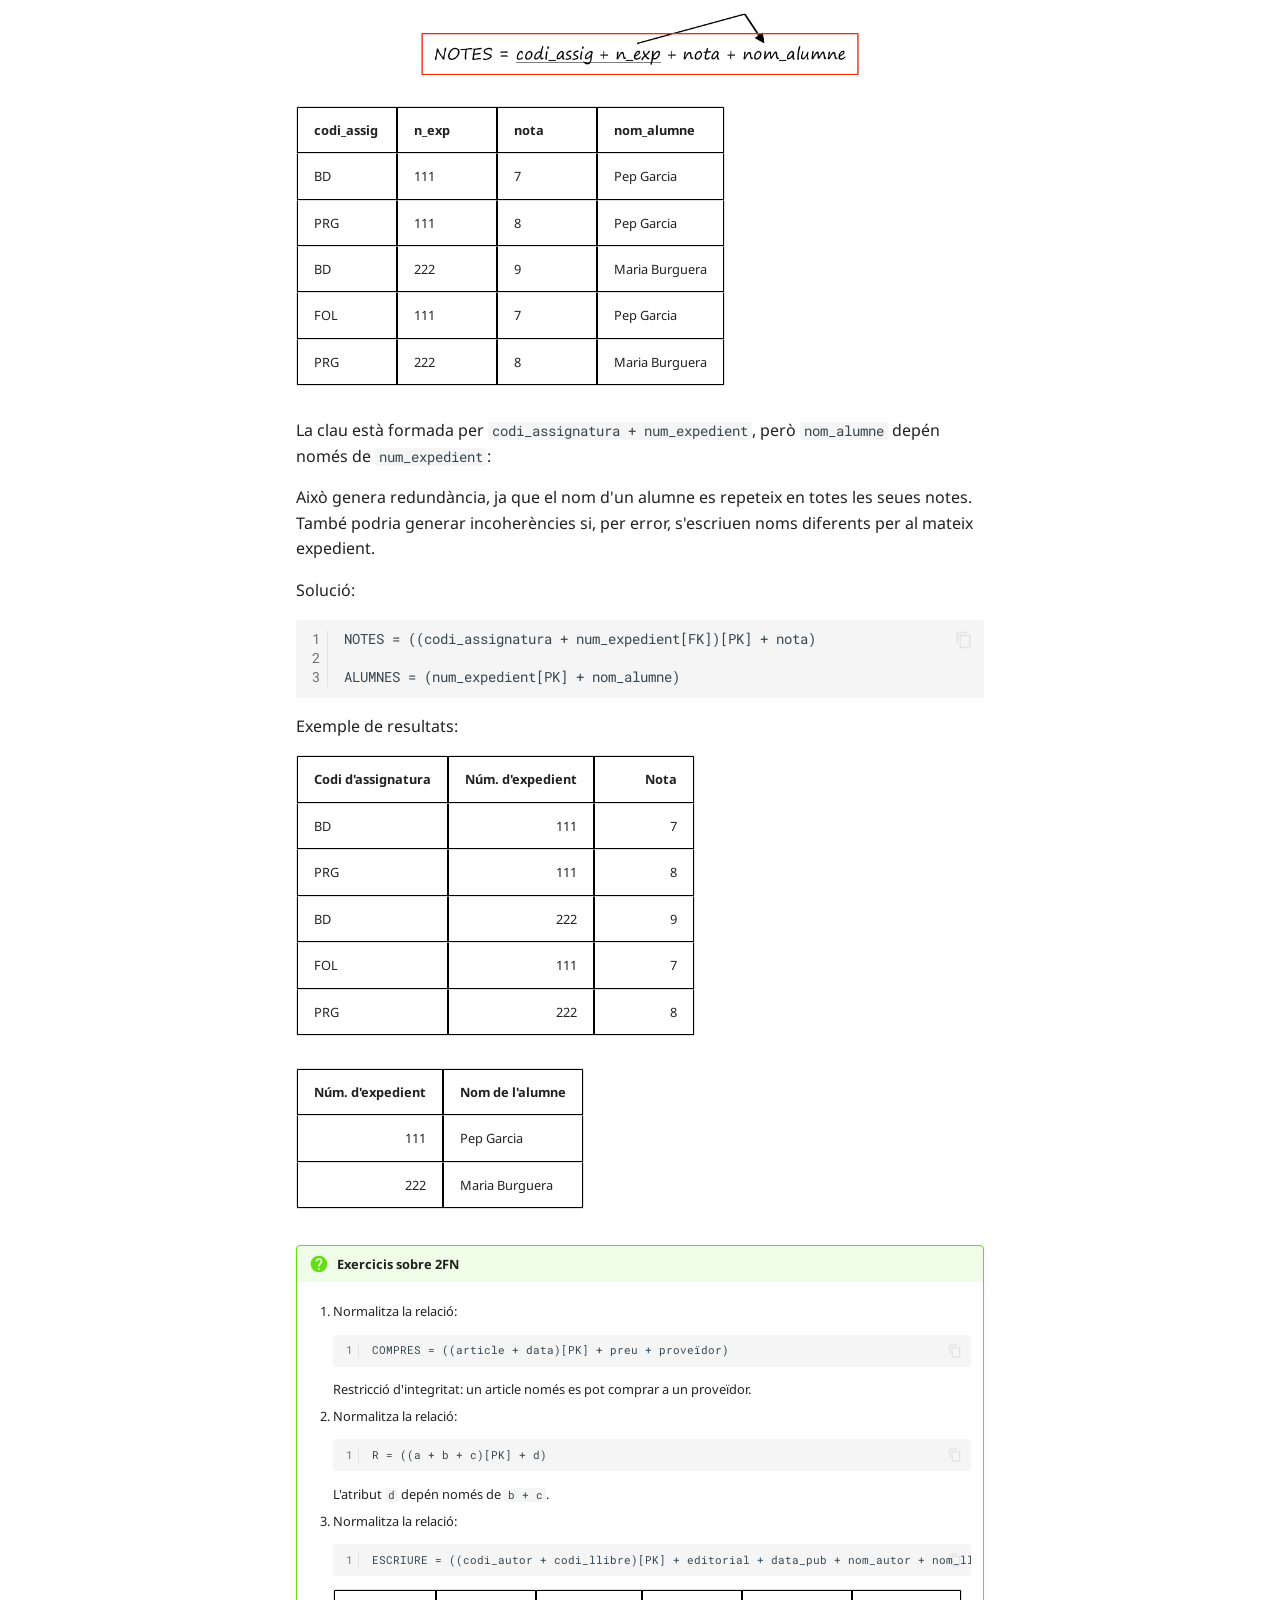
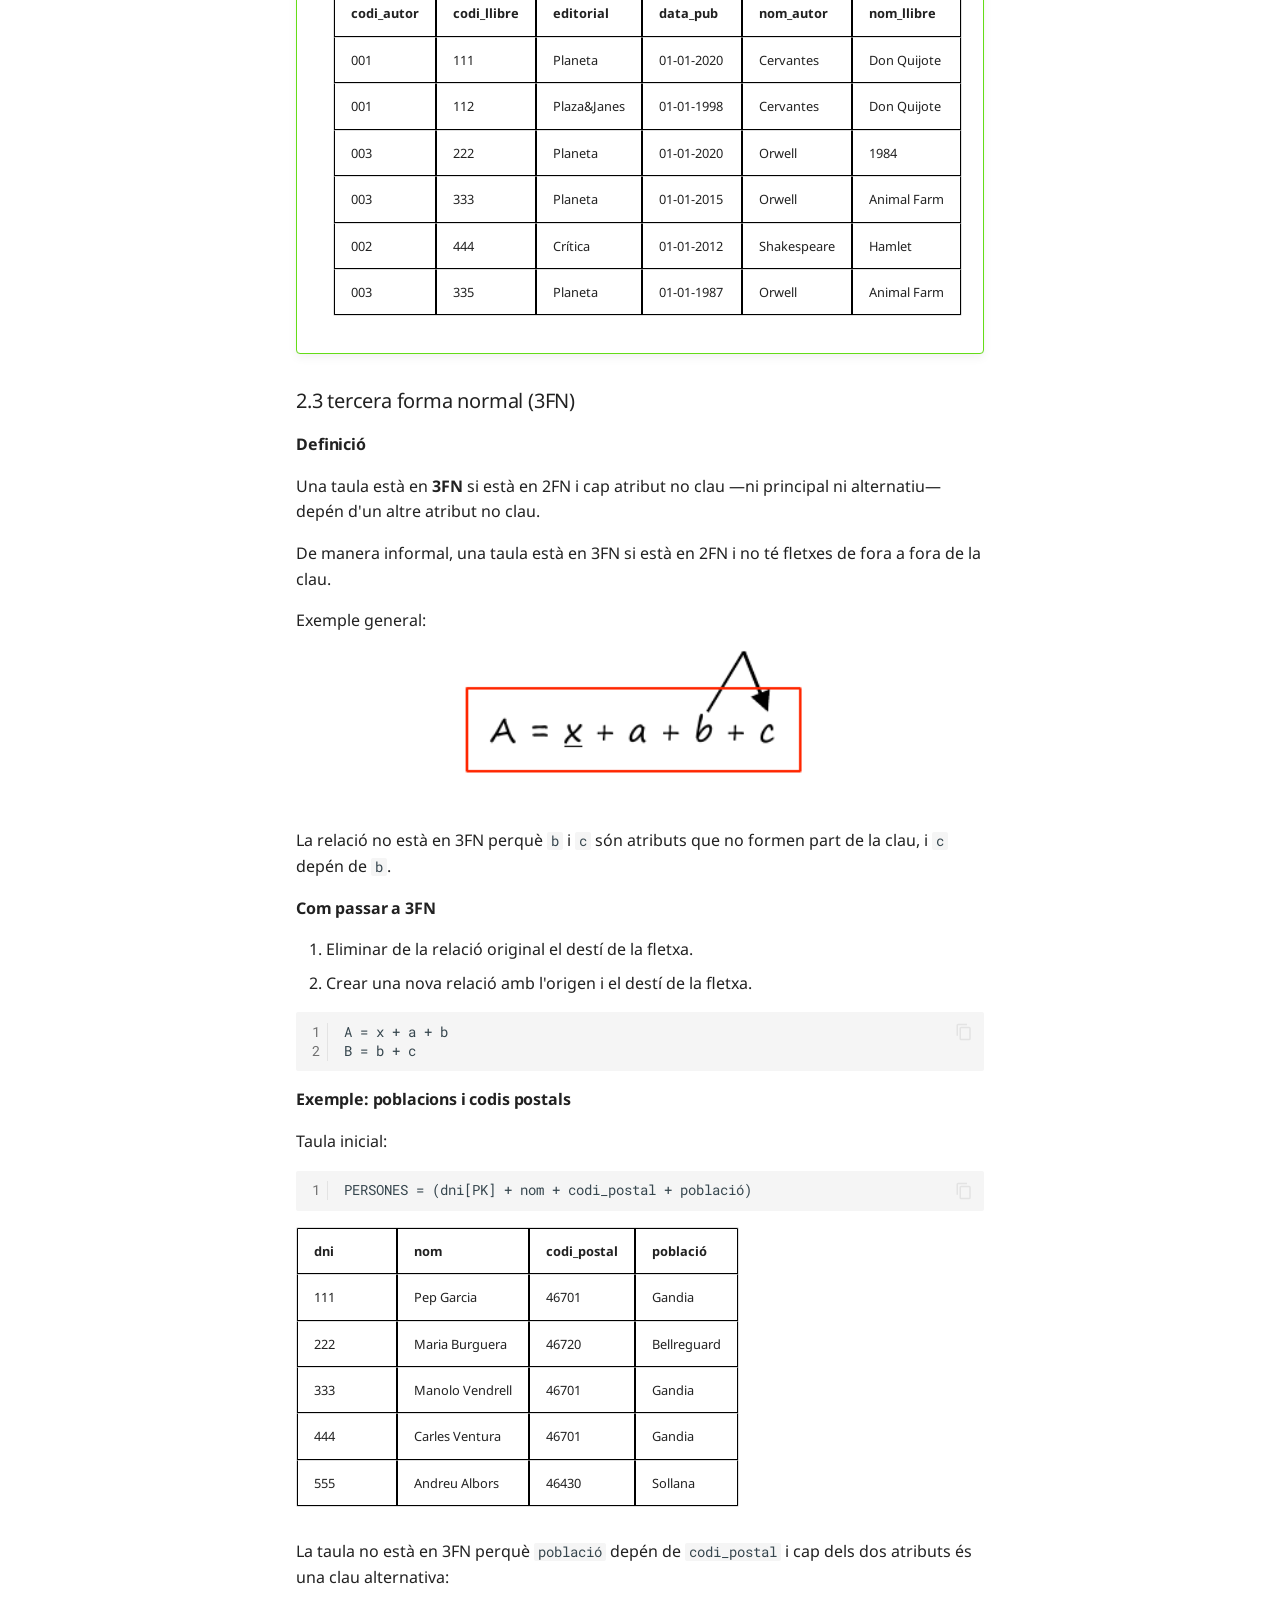
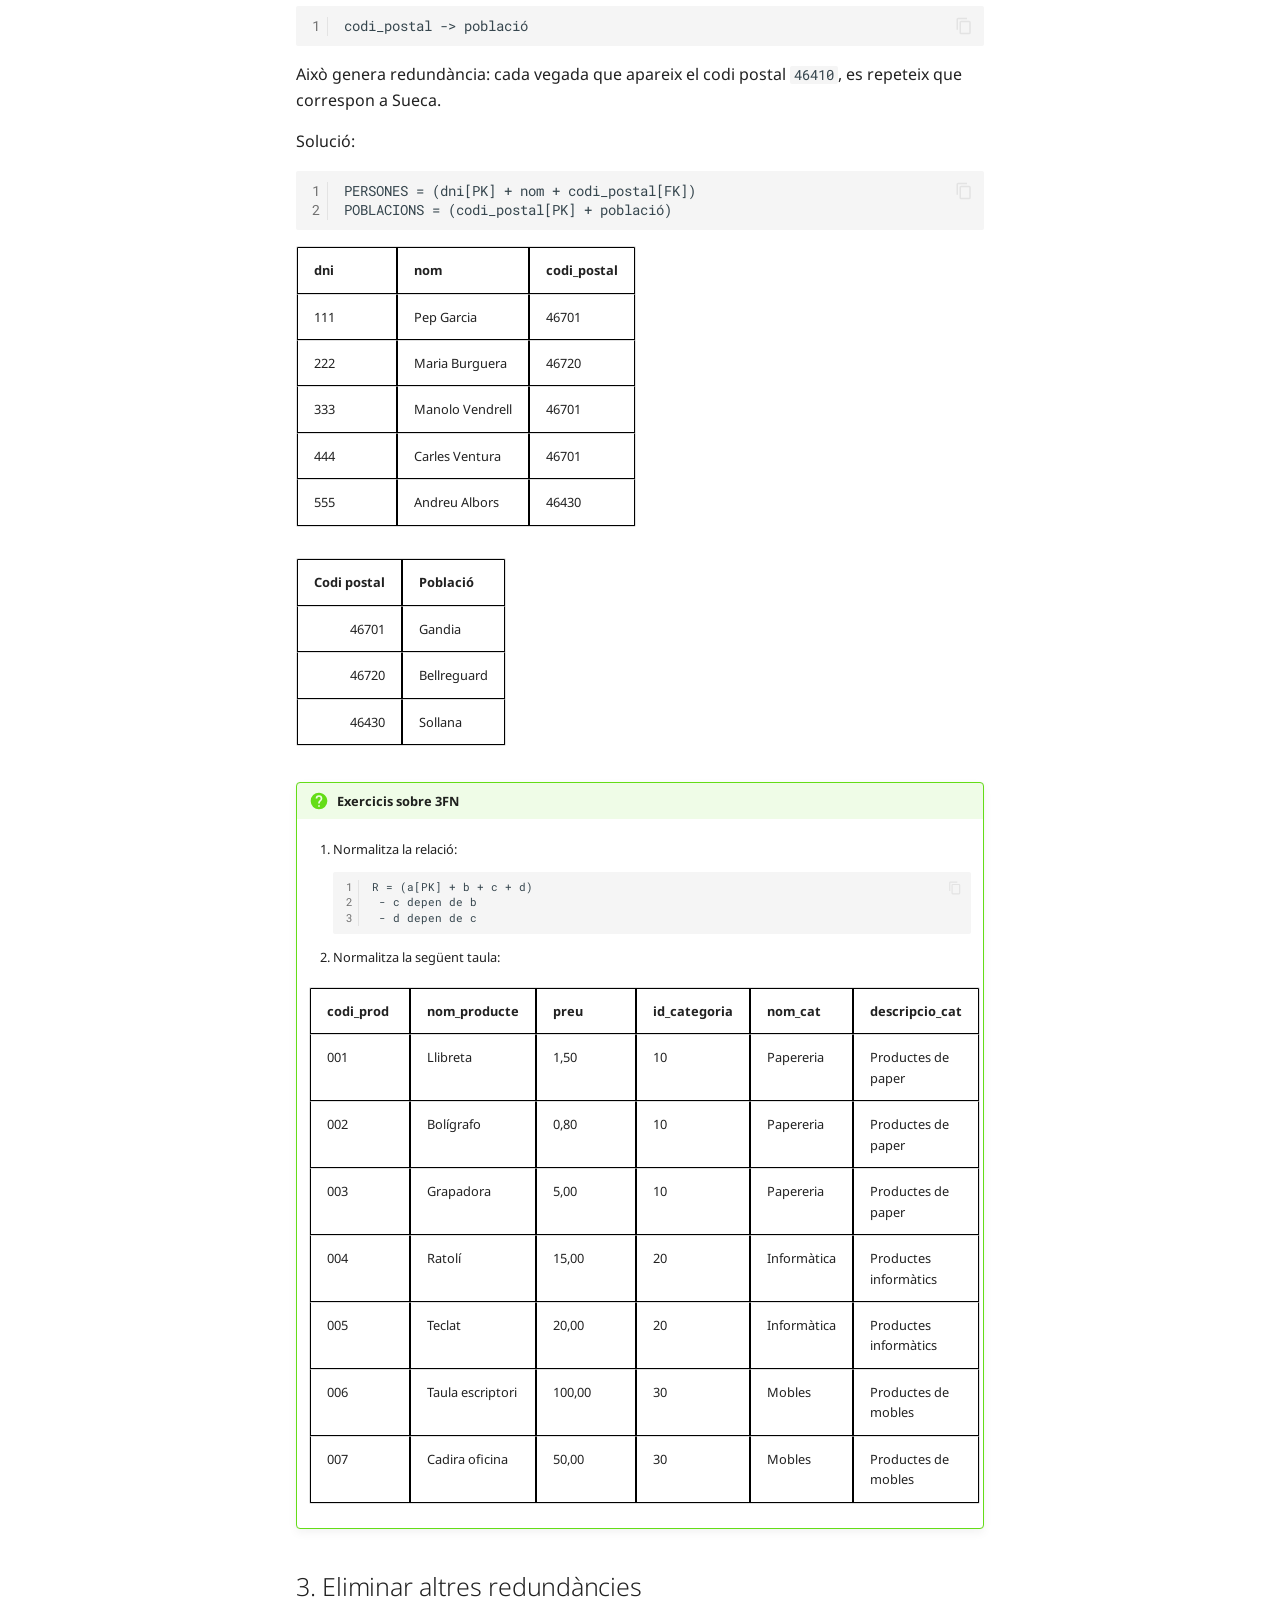
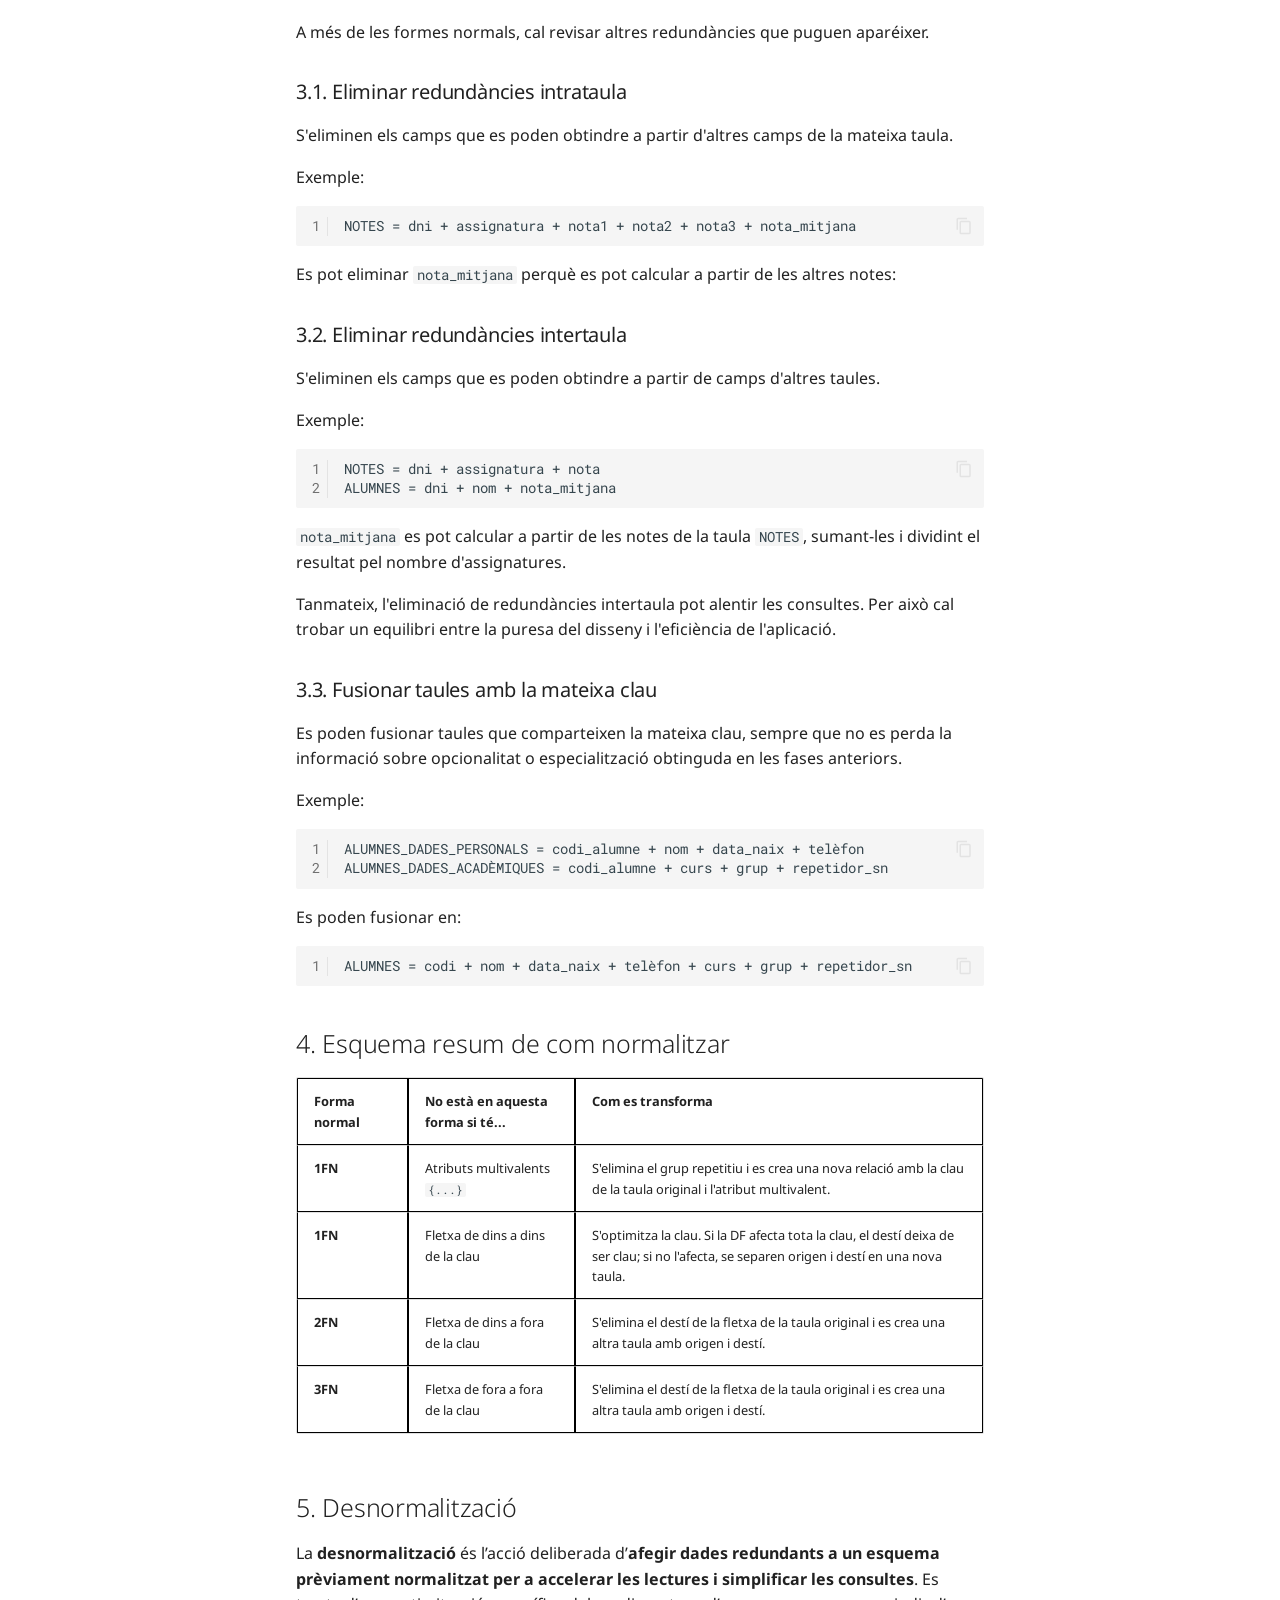
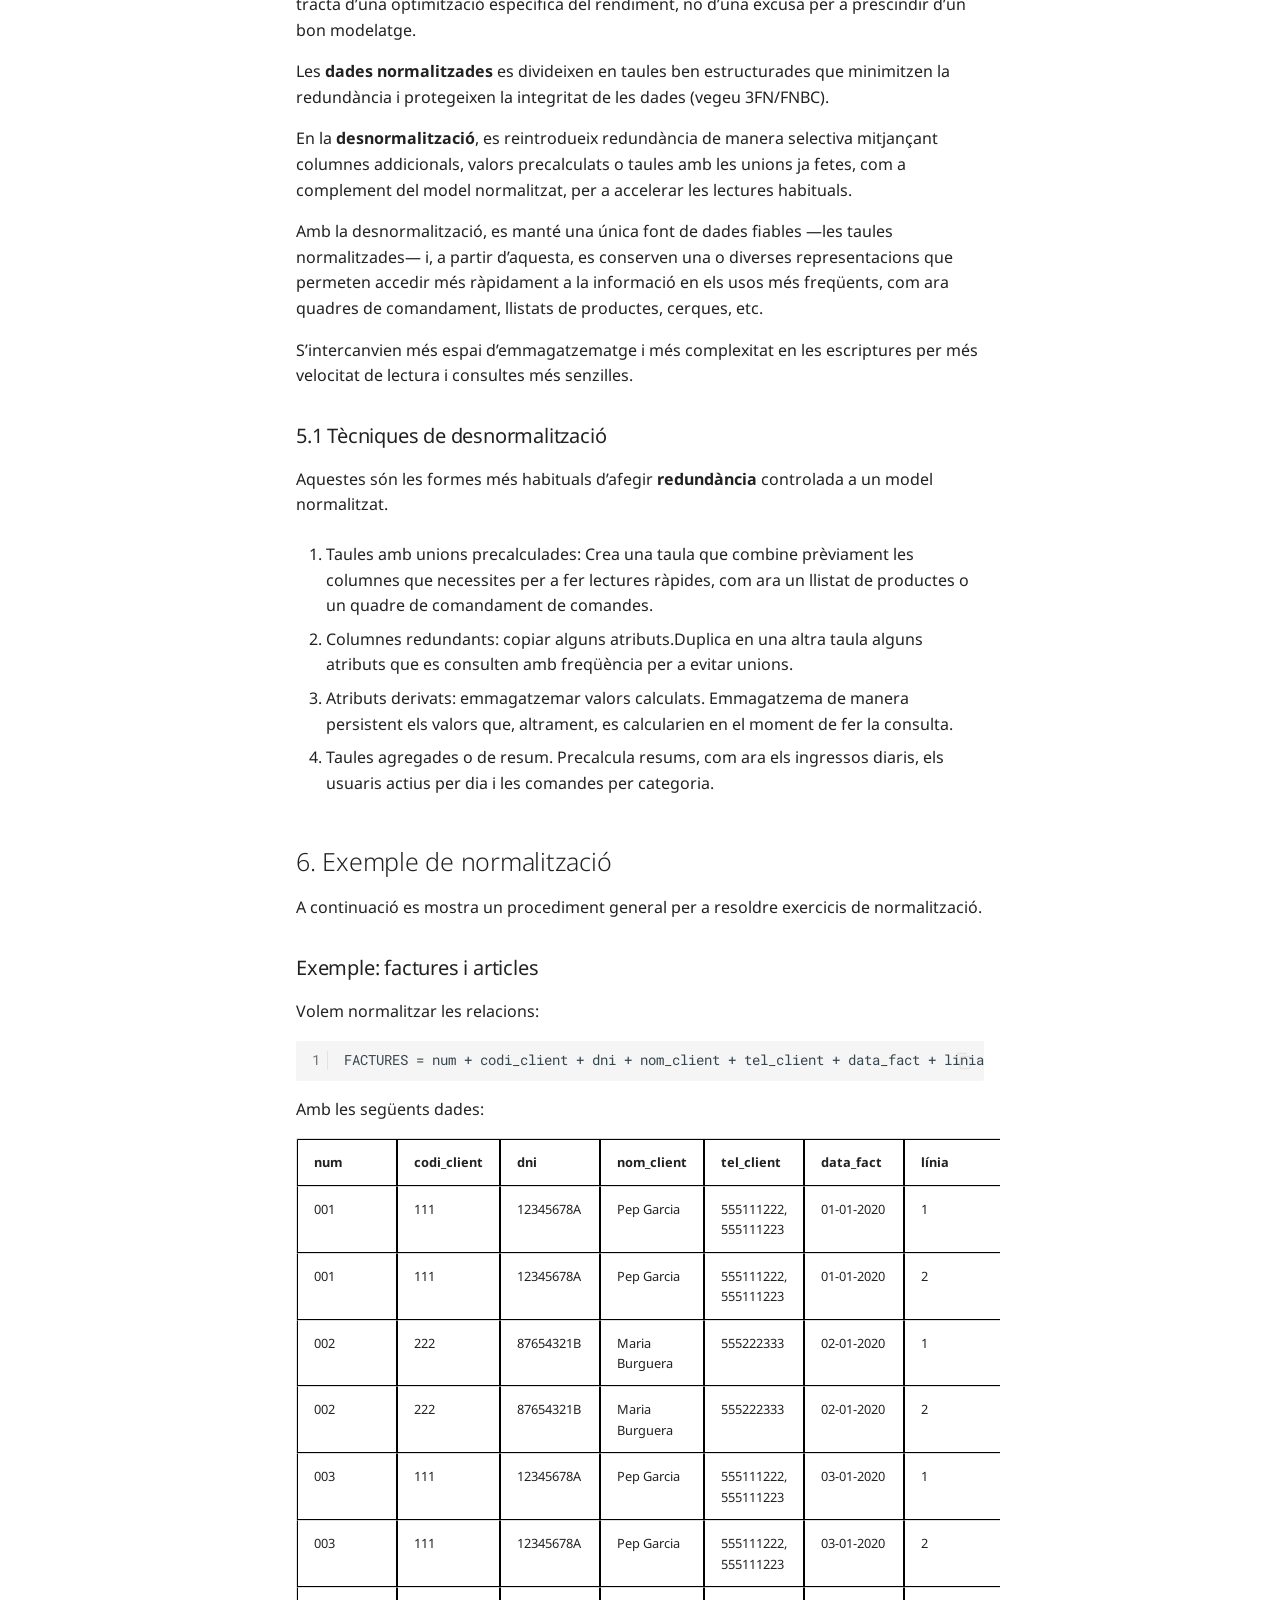
<file: U02 Modelatge de Bases de Dades/UD2.5/index.html>
<!DOCTYPE html><html lang="en" class="no-js"><head>
    
      <meta charset="utf-8">
      <meta name="viewport" content="width=device-width,initial-scale=1">
      
      
        <meta name="author" content="Ricardo Sánchez">
      
      
      
        <link rel="prev" href="../UD2.4/">
      
      
        <link rel="next" href="../../UD3%20Creacio%20de%20BD/UD3.1/">
      
      
      <link rel="icon" href="../../assets/images/favicon.png">
      <meta name="generator" content="mkdocs-1.5.3, mkdocs-material-9.4.0">
    
    
      
        <title>Unitat 2.5. Normalització de bases de dades - Bases de Dades - 1DAM</title>
      
    
    
      <link rel="stylesheet" href="../../assets/stylesheets/main.9f615399.min.css">
      
        
        <link rel="stylesheet" href="../../assets/stylesheets/palette.649f08f9.min.css">
      
      


    
    
      
    
    
      
        
        
        <link rel="preconnect" href="https://fonts.gstatic.com" crossorigin="">
        <link rel="stylesheet" href="https://fonts.googleapis.com/css?family=Noto+Sans:300,300i,400,400i,700,700i%7CRoboto+Mono:400,400i,700,700i&amp;display=fallback">
        <style>:root{--md-text-font:"Noto Sans";--md-code-font:"Roboto Mono"}</style>
      
    
    
      <link rel="stylesheet" href="../../stylesheets/my.css">
    
    <script>__md_scope=new URL("../..",location),__md_hash=e=>[...e].reduce((e,_)=>(e<<5)-e+_.charCodeAt(0),0),__md_get=(e,_=localStorage,t=__md_scope)=>JSON.parse(_.getItem(t.pathname+"."+e)),__md_set=(e,_,t=localStorage,a=__md_scope)=>{try{t.setItem(a.pathname+"."+e,JSON.stringify(_))}catch(e){}}</script>
    
      

    
    
    
  <link href="../../assets/stylesheets/glightbox.min.css" rel="stylesheet"><script src="../../assets/javascripts/glightbox.min.js"></script><style id="glightbox-style">
            html.glightbox-open { overflow: initial; height: 100%; }
            .gslide-title { margin-top: 0px; user-select: text; }
            .gslide-desc { color: #666; user-select: text; }
            .gslide-image img { background: white; }
            .gscrollbar-fixer { padding-right: 15px; }
            .gdesc-inner { font-size: 0.75rem; }
            body[data-md-color-scheme="slate"] .gdesc-inner { background: var(--md-default-bg-color); }
            body[data-md-color-scheme="slate"] .gslide-title { color: var(--md-default-fg-color); }
            body[data-md-color-scheme="slate"] .gslide-desc { color: var(--md-default-fg-color); }
        </style></head>
  
  
    
    
    
    
    
    <body dir="ltr" data-md-color-scheme="default" data-md-color-primary="cyan" data-md-color-accent="amber">
  
    
    
    <input class="md-toggle" data-md-toggle="drawer" type="checkbox" id="__drawer" autocomplete="off">
    <input class="md-toggle" data-md-toggle="search" type="checkbox" id="__search" autocomplete="off">
    <label class="md-overlay" for="__drawer"></label>
    <div data-md-component="skip">
      
        
        <a href="#unitat-25-normalitzacio-de-bases-de-dades" class="md-skip">
          Skip to content
        </a>
      
    </div>
    <div data-md-component="announce">
      
    </div>
    
    
      

  

<header class="md-header md-header--shadow" data-md-component="header">
  <nav class="md-header__inner md-grid" aria-label="Header">
    <a href="../.." title="Bases de Dades - 1DAM" class="md-header__button md-logo" aria-label="Bases de Dades - 1DAM" data-md-component="logo">
      
  <img src="../../stylesheets/logo_me_blanc.png" alt="logo">

    </a>
    <label class="md-header__button md-icon" for="__drawer">
      
      <svg xmlns="http://www.w3.org/2000/svg" viewBox="0 0 24 24"><path d="M3 6h18v2H3V6m0 5h18v2H3v-2m0 5h18v2H3v-2Z"></path></svg>
    </label>
    <div class="md-header__title" data-md-component="header-title">
      <div class="md-header__ellipsis">
        <div class="md-header__topic">
          <span class="md-ellipsis">
            Bases de Dades - 1DAM
          </span>
        </div>
        <div class="md-header__topic" data-md-component="header-topic">
          <span class="md-ellipsis">
            
              Unitat 2.5. Normalització de bases de dades
            
          </span>
        </div>
      </div>
    </div>
    
      
    
    
    
    
  </nav>
  
</header>
    
    <div class="md-container" data-md-component="container">
      
      
        
          
        
      
      <main class="md-main" data-md-component="main">
        <div class="md-main__inner md-grid">
          
            
              
              <div class="md-sidebar md-sidebar--primary" data-md-component="sidebar" data-md-type="navigation">
                <div class="md-sidebar__scrollwrap">
                  <div class="md-sidebar__inner">
                    



<nav class="md-nav md-nav--primary" aria-label="Navigation" data-md-level="0">
  <label class="md-nav__title" for="__drawer">
    <a href="../.." title="Bases de Dades - 1DAM" class="md-nav__button md-logo" aria-label="Bases de Dades - 1DAM" data-md-component="logo">
      
  <img src="../../stylesheets/logo_me_blanc.png" alt="logo">

    </a>
    Bases de Dades - 1DAM
  </label>
  
  <ul class="md-nav__list" data-md-scrollfix="">
    
      
      
  
  
  
    <li class="md-nav__item">
      <a href="../.." class="md-nav__link">
        
  
  <span class="md-ellipsis">
    Bases de Dades - 1DAM
  </span>
  

      </a>
    </li>
  

    
      
      
  
  
  
    
    
    
    <li class="md-nav__item md-nav__item--nested">
      
        
        
        
        
          
        
        <input class="md-nav__toggle md-toggle md-toggle--indeterminate" type="checkbox" id="__nav_2">
        
          <label class="md-nav__link" for="__nav_2" id="__nav_2_label" tabindex="0">
            
  
  <span class="md-ellipsis">
    U01 Introducció a les Bases de Dades
  </span>
  

            <span class="md-nav__icon md-icon"></span>
          </label>
        
        <nav class="md-nav" data-md-level="1" aria-labelledby="__nav_2_label" aria-expanded="false">
          <label class="md-nav__title" for="__nav_2">
            <span class="md-nav__icon md-icon"></span>
            U01 Introducció a les Bases de Dades
          </label>
          <ul class="md-nav__list" data-md-scrollfix="">
            
              
                
  
  
  
    <li class="md-nav__item">
      <a href="../../U01%20Introducci%C3%B3%20a%20les%20Bases%20de%20Dades/UD1/" class="md-nav__link">
        
  
  <span class="md-ellipsis">
    Unitat 01. Introducció a les Bases de Dades.
  </span>
  

      </a>
    </li>
  

              
            
          </ul>
        </nav>
      
    </li>
  

    
      
      
  
  
    
  
  
    
    
    
    <li class="md-nav__item md-nav__item--active md-nav__item--nested">
      
        
        
        
        
        <input class="md-nav__toggle md-toggle " type="checkbox" id="__nav_3" checked="">
        
          <label class="md-nav__link" for="__nav_3" id="__nav_3_label" tabindex="0">
            
  
  <span class="md-ellipsis">
    U02 Modelatge de Bases de Dades
  </span>
  

            <span class="md-nav__icon md-icon"></span>
          </label>
        
        <nav class="md-nav" data-md-level="1" aria-labelledby="__nav_3_label" aria-expanded="true">
          <label class="md-nav__title" for="__nav_3">
            <span class="md-nav__icon md-icon"></span>
            U02 Modelatge de Bases de Dades
          </label>
          <ul class="md-nav__list" data-md-scrollfix="">
            
              
                
  
  
  
    <li class="md-nav__item">
      <a href="../UD2.1/" class="md-nav__link">
        
  
  <span class="md-ellipsis">
    Unitat 2.1. Model Entitat-Relació (E-R)
  </span>
  

      </a>
    </li>
  

              
            
              
                
  
  
  
    <li class="md-nav__item">
      <a href="../UD2.2/" class="md-nav__link">
        
  
  <span class="md-ellipsis">
    Unitat 2.2. Model Entitat-Relació Extès (EER)
  </span>
  

      </a>
    </li>
  

              
            
              
                
  
  
  
    <li class="md-nav__item">
      <a href="../UD2.3/" class="md-nav__link">
        
  
  <span class="md-ellipsis">
    Unitat 2.3. Disseny de bases de dades, el model relacional
  </span>
  

      </a>
    </li>
  

              
            
              
                
  
  
  
    <li class="md-nav__item">
      <a href="../UD2.4/" class="md-nav__link">
        
  
  <span class="md-ellipsis">
    Unitat 2.4. Diagrama de Martin
  </span>
  

      </a>
    </li>
  

              
            
              
                
  
  
    
  
  
    <li class="md-nav__item md-nav__item--active">
      
      <input class="md-nav__toggle md-toggle" type="checkbox" id="__toc">
      
      
        
      
      
        <label class="md-nav__link md-nav__link--active" for="__toc">
          
  
  <span class="md-ellipsis">
    Unitat 2.5. Normalització de bases de dades
  </span>
  

          <span class="md-nav__icon md-icon"></span>
        </label>
      
      <a href="./" class="md-nav__link md-nav__link--active">
        
  
  <span class="md-ellipsis">
    Unitat 2.5. Normalització de bases de dades
  </span>
  

      </a>
      
        

<nav class="md-nav md-nav--secondary" aria-label="Table of contents">
  
  
  
    
  
  
    <label class="md-nav__title" for="__toc">
      <span class="md-nav__icon md-icon"></span>
      Table of contents
    </label>
    <ul class="md-nav__list" data-md-component="toc" data-md-scrollfix="">
      
        <li class="md-nav__item">
  <a href="#1-dependencies-funcionals" class="md-nav__link">
    1. Dependències funcionals
  </a>
  
    <nav class="md-nav" aria-label="1. Dependències funcionals">
      <ul class="md-nav__list">
        
          <li class="md-nav__item">
  <a href="#12-definicio-de-dependencia-funcional" class="md-nav__link">
    1.2. Definició de dependència funcional
  </a>
  
</li>
        
      </ul>
    </nav>
  
</li>
      
        <li class="md-nav__item">
  <a href="#2-formes-normals" class="md-nav__link">
    2. Formes normals
  </a>
  
    <nav class="md-nav" aria-label="2. Formes normals">
      <ul class="md-nav__list">
        
          <li class="md-nav__item">
  <a href="#21-primera-forma-normal-1fn" class="md-nav__link">
    2.1. primera forma normal (1FN)
  </a>
  
    <nav class="md-nav" aria-label="2.1. primera forma normal (1FN)">
      <ul class="md-nav__list">
        
          <li class="md-nav__item">
  <a href="#fase-11-eliminar-atributs-multivalents" class="md-nav__link">
    Fase 1.1: eliminar atributs multivalents
  </a>
  
</li>
        
          <li class="md-nav__item">
  <a href="#fase-12-optimitzar-claus" class="md-nav__link">
    Fase 1.2: optimitzar claus
  </a>
  
</li>
        
      </ul>
    </nav>
  
</li>
        
          <li class="md-nav__item">
  <a href="#22-segona-forma-normal-2fn" class="md-nav__link">
    2.2 segona forma normal (2FN)
  </a>
  
    <nav class="md-nav" aria-label="2.2 segona forma normal (2FN)">
      <ul class="md-nav__list">
        
          <li class="md-nav__item">
  <a href="#definicio" class="md-nav__link">
    Definició
  </a>
  
</li>
        
          <li class="md-nav__item">
  <a href="#com-passar-a-2fn" class="md-nav__link">
    Com passar a 2FN
  </a>
  
</li>
        
          <li class="md-nav__item">
  <a href="#exemple-notes-dalumnes" class="md-nav__link">
    Exemple: notes d'alumnes
  </a>
  
</li>
        
      </ul>
    </nav>
  
</li>
        
          <li class="md-nav__item">
  <a href="#23-tercera-forma-normal-3fn" class="md-nav__link">
    2.3 tercera forma normal (3FN)
  </a>
  
    <nav class="md-nav" aria-label="2.3 tercera forma normal (3FN)">
      <ul class="md-nav__list">
        
          <li class="md-nav__item">
  <a href="#definicio_1" class="md-nav__link">
    Definició
  </a>
  
</li>
        
          <li class="md-nav__item">
  <a href="#com-passar-a-3fn" class="md-nav__link">
    Com passar a 3FN
  </a>
  
</li>
        
          <li class="md-nav__item">
  <a href="#exemple-poblacions-i-codis-postals" class="md-nav__link">
    Exemple: poblacions i codis postals
  </a>
  
</li>
        
      </ul>
    </nav>
  
</li>
        
      </ul>
    </nav>
  
</li>
      
        <li class="md-nav__item">
  <a href="#3-eliminar-altres-redundancies" class="md-nav__link">
    3. Eliminar altres redundàncies
  </a>
  
    <nav class="md-nav" aria-label="3. Eliminar altres redundàncies">
      <ul class="md-nav__list">
        
          <li class="md-nav__item">
  <a href="#31-eliminar-redundancies-intrataula" class="md-nav__link">
    3.1. Eliminar redundàncies intrataula
  </a>
  
</li>
        
          <li class="md-nav__item">
  <a href="#32-eliminar-redundancies-intertaula" class="md-nav__link">
    3.2. Eliminar redundàncies intertaula
  </a>
  
</li>
        
          <li class="md-nav__item">
  <a href="#33-fusionar-taules-amb-la-mateixa-clau" class="md-nav__link">
    3.3. Fusionar taules amb la mateixa clau
  </a>
  
</li>
        
      </ul>
    </nav>
  
</li>
      
        <li class="md-nav__item">
  <a href="#4-esquema-resum-de-com-normalitzar" class="md-nav__link">
    4. Esquema resum de com normalitzar
  </a>
  
</li>
      
        <li class="md-nav__item">
  <a href="#5-desnormalitzacio" class="md-nav__link">
    5. Desnormalització
  </a>
  
    <nav class="md-nav" aria-label="5. Desnormalització">
      <ul class="md-nav__list">
        
          <li class="md-nav__item">
  <a href="#51-tecniques-de-desnormalitzacio" class="md-nav__link">
    5.1 Tècniques de desnormalització
  </a>
  
</li>
        
      </ul>
    </nav>
  
</li>
      
        <li class="md-nav__item">
  <a href="#6-exemple-de-normalitzacio" class="md-nav__link">
    6. Exemple de normalització
  </a>
  
    <nav class="md-nav" aria-label="6. Exemple de normalització">
      <ul class="md-nav__list">
        
          <li class="md-nav__item">
  <a href="#exemple-factures-i-articles" class="md-nav__link">
    Exemple: factures i articles
  </a>
  
</li>
        
          <li class="md-nav__item">
  <a href="#pas-1-establir-suposicions" class="md-nav__link">
    Pas 1: establir suposicions
  </a>
  
</li>
        
          <li class="md-nav__item">
  <a href="#pas-2-identificar-dependencies-funcionals" class="md-nav__link">
    Pas 2: identificar dependències funcionals
  </a>
  
</li>
        
          <li class="md-nav__item">
  <a href="#pas-3-1a-forma-normal-1fn" class="md-nav__link">
    Pas 3: 1a forma normal (1FN)
  </a>
  
</li>
        
          <li class="md-nav__item">
  <a href="#pas-4-2a-forma-normal-2fn" class="md-nav__link">
    Pas 4: 2a forma normal (2FN)
  </a>
  
</li>
        
          <li class="md-nav__item">
  <a href="#pas-5-3a-forma-normal-3fn" class="md-nav__link">
    Pas 5: 3a forma normal (3FN)
  </a>
  
</li>
        
      </ul>
    </nav>
  
</li>
      
    </ul>
  
</nav>
      
    </li>
  

              
            
          </ul>
        </nav>
      
    </li>
  

    
      
      
  
  
  
    
    
    
    <li class="md-nav__item md-nav__item--nested">
      
        
        
        
        
          
        
        <input class="md-nav__toggle md-toggle md-toggle--indeterminate" type="checkbox" id="__nav_4">
        
          <label class="md-nav__link" for="__nav_4" id="__nav_4_label" tabindex="0">
            
  
  <span class="md-ellipsis">
    UD3 Creacio de BD
  </span>
  

            <span class="md-nav__icon md-icon"></span>
          </label>
        
        <nav class="md-nav" data-md-level="1" aria-labelledby="__nav_4_label" aria-expanded="false">
          <label class="md-nav__title" for="__nav_4">
            <span class="md-nav__icon md-icon"></span>
            UD3 Creacio de BD
          </label>
          <ul class="md-nav__list" data-md-scrollfix="">
            
              
                
  
  
  
    <li class="md-nav__item">
      <a href="../../UD3%20Creacio%20de%20BD/UD3.1/" class="md-nav__link">
        
  
  <span class="md-ellipsis">
    Unitat 3.1. Instal·lació de MySQL
  </span>
  

      </a>
    </li>
  

              
            
              
                
  
  
  
    <li class="md-nav__item">
      <a href="../../UD3%20Creacio%20de%20BD/UD3.2/" class="md-nav__link">
        
  
  <span class="md-ellipsis">
    Unitat 3.2. Creació de BD
  </span>
  

      </a>
    </li>
  

              
            
              
                
  
  
  
    <li class="md-nav__item">
      <a href="../../UD3%20Creacio%20de%20BD/UD3.3/" class="md-nav__link">
        
  
  <span class="md-ellipsis">
    Unitat 3.3. Creació de taules
  </span>
  

      </a>
    </li>
  

              
            
              
                
  
  
  
    <li class="md-nav__item">
      <a href="../../UD3%20Creacio%20de%20BD/UD3.4/" class="md-nav__link">
        
  
  <span class="md-ellipsis">
    Unitat 3.4. Modificació de taules
  </span>
  

      </a>
    </li>
  

              
            
          </ul>
        </nav>
      
    </li>
  

    
  </ul>
</nav>
                  </div>
                </div>
              </div>
            
            
              
              <div class="md-sidebar md-sidebar--secondary" data-md-component="sidebar" data-md-type="toc">
                <div class="md-sidebar__scrollwrap">
                  <div class="md-sidebar__inner">
                    

<nav class="md-nav md-nav--secondary" aria-label="Table of contents">
  
  
  
    
  
  
    <label class="md-nav__title" for="__toc">
      <span class="md-nav__icon md-icon"></span>
      Table of contents
    </label>
    <ul class="md-nav__list" data-md-component="toc" data-md-scrollfix="">
      
        <li class="md-nav__item">
  <a href="#1-dependencies-funcionals" class="md-nav__link">
    1. Dependències funcionals
  </a>
  
    <nav class="md-nav" aria-label="1. Dependències funcionals">
      <ul class="md-nav__list">
        
          <li class="md-nav__item">
  <a href="#12-definicio-de-dependencia-funcional" class="md-nav__link">
    1.2. Definició de dependència funcional
  </a>
  
</li>
        
      </ul>
    </nav>
  
</li>
      
        <li class="md-nav__item">
  <a href="#2-formes-normals" class="md-nav__link">
    2. Formes normals
  </a>
  
    <nav class="md-nav" aria-label="2. Formes normals">
      <ul class="md-nav__list">
        
          <li class="md-nav__item">
  <a href="#21-primera-forma-normal-1fn" class="md-nav__link">
    2.1. primera forma normal (1FN)
  </a>
  
    <nav class="md-nav" aria-label="2.1. primera forma normal (1FN)">
      <ul class="md-nav__list">
        
          <li class="md-nav__item">
  <a href="#fase-11-eliminar-atributs-multivalents" class="md-nav__link">
    Fase 1.1: eliminar atributs multivalents
  </a>
  
</li>
        
          <li class="md-nav__item">
  <a href="#fase-12-optimitzar-claus" class="md-nav__link">
    Fase 1.2: optimitzar claus
  </a>
  
</li>
        
      </ul>
    </nav>
  
</li>
        
          <li class="md-nav__item">
  <a href="#22-segona-forma-normal-2fn" class="md-nav__link">
    2.2 segona forma normal (2FN)
  </a>
  
    <nav class="md-nav" aria-label="2.2 segona forma normal (2FN)">
      <ul class="md-nav__list">
        
          <li class="md-nav__item">
  <a href="#definicio" class="md-nav__link">
    Definició
  </a>
  
</li>
        
          <li class="md-nav__item">
  <a href="#com-passar-a-2fn" class="md-nav__link">
    Com passar a 2FN
  </a>
  
</li>
        
          <li class="md-nav__item">
  <a href="#exemple-notes-dalumnes" class="md-nav__link">
    Exemple: notes d'alumnes
  </a>
  
</li>
        
      </ul>
    </nav>
  
</li>
        
          <li class="md-nav__item">
  <a href="#23-tercera-forma-normal-3fn" class="md-nav__link">
    2.3 tercera forma normal (3FN)
  </a>
  
    <nav class="md-nav" aria-label="2.3 tercera forma normal (3FN)">
      <ul class="md-nav__list">
        
          <li class="md-nav__item">
  <a href="#definicio_1" class="md-nav__link">
    Definició
  </a>
  
</li>
        
          <li class="md-nav__item">
  <a href="#com-passar-a-3fn" class="md-nav__link">
    Com passar a 3FN
  </a>
  
</li>
        
          <li class="md-nav__item">
  <a href="#exemple-poblacions-i-codis-postals" class="md-nav__link">
    Exemple: poblacions i codis postals
  </a>
  
</li>
        
      </ul>
    </nav>
  
</li>
        
      </ul>
    </nav>
  
</li>
      
        <li class="md-nav__item">
  <a href="#3-eliminar-altres-redundancies" class="md-nav__link">
    3. Eliminar altres redundàncies
  </a>
  
    <nav class="md-nav" aria-label="3. Eliminar altres redundàncies">
      <ul class="md-nav__list">
        
          <li class="md-nav__item">
  <a href="#31-eliminar-redundancies-intrataula" class="md-nav__link">
    3.1. Eliminar redundàncies intrataula
  </a>
  
</li>
        
          <li class="md-nav__item">
  <a href="#32-eliminar-redundancies-intertaula" class="md-nav__link">
    3.2. Eliminar redundàncies intertaula
  </a>
  
</li>
        
          <li class="md-nav__item">
  <a href="#33-fusionar-taules-amb-la-mateixa-clau" class="md-nav__link">
    3.3. Fusionar taules amb la mateixa clau
  </a>
  
</li>
        
      </ul>
    </nav>
  
</li>
      
        <li class="md-nav__item">
  <a href="#4-esquema-resum-de-com-normalitzar" class="md-nav__link">
    4. Esquema resum de com normalitzar
  </a>
  
</li>
      
        <li class="md-nav__item">
  <a href="#5-desnormalitzacio" class="md-nav__link">
    5. Desnormalització
  </a>
  
    <nav class="md-nav" aria-label="5. Desnormalització">
      <ul class="md-nav__list">
        
          <li class="md-nav__item">
  <a href="#51-tecniques-de-desnormalitzacio" class="md-nav__link">
    5.1 Tècniques de desnormalització
  </a>
  
</li>
        
      </ul>
    </nav>
  
</li>
      
        <li class="md-nav__item">
  <a href="#6-exemple-de-normalitzacio" class="md-nav__link">
    6. Exemple de normalització
  </a>
  
    <nav class="md-nav" aria-label="6. Exemple de normalització">
      <ul class="md-nav__list">
        
          <li class="md-nav__item">
  <a href="#exemple-factures-i-articles" class="md-nav__link">
    Exemple: factures i articles
  </a>
  
</li>
        
          <li class="md-nav__item">
  <a href="#pas-1-establir-suposicions" class="md-nav__link">
    Pas 1: establir suposicions
  </a>
  
</li>
        
          <li class="md-nav__item">
  <a href="#pas-2-identificar-dependencies-funcionals" class="md-nav__link">
    Pas 2: identificar dependències funcionals
  </a>
  
</li>
        
          <li class="md-nav__item">
  <a href="#pas-3-1a-forma-normal-1fn" class="md-nav__link">
    Pas 3: 1a forma normal (1FN)
  </a>
  
</li>
        
          <li class="md-nav__item">
  <a href="#pas-4-2a-forma-normal-2fn" class="md-nav__link">
    Pas 4: 2a forma normal (2FN)
  </a>
  
</li>
        
          <li class="md-nav__item">
  <a href="#pas-5-3a-forma-normal-3fn" class="md-nav__link">
    Pas 5: 3a forma normal (3FN)
  </a>
  
</li>
        
      </ul>
    </nav>
  
</li>
      
    </ul>
  
</nav>
                  </div>
                </div>
              </div>
            
          
          
            <div class="md-content" data-md-component="content">
              <article class="md-content__inner md-typeset">
                
                  


<h1 id="unitat-25-normalitzacio-de-bases-de-dades">Unitat 2.5. Normalització de bases de dades</h1>
<p>El model relacional consisteix a disposar d'un conjunt de taules de qualitat: han de respectar els requeriments inicials i evitar redundàncies innecessàries. La manera ideal d'aconseguir-ho és partir d'un esquema Entitat-Relació (E-R) correcte.</p>
<p>Tanmateix, de vegades l'analista no elabora un diagrama E-R, sinó que crea directament uns primers esbossos de les taules. Aquestes taules poden contindre redundàncies i altres problemes de disseny. En aquest cas, cal aplicar la <strong>normalització</strong>: un conjunt de tècniques per a transformar taules mal dissenyades en taules de qualitat.</p>
<p>Aquest problema també es dona quan es parteix d'una importació de dades d'una altra aplicació, que no ha estat dissenyada amb el model relacional, com per exemple fulls de càlcul, fitxers de text, etc.</p>
<p>La normalització és la tècnica del model relacional que augmenta gradualment la qualitat de les taules.</p>
<p>La normalització permet determinar:</p>
<ul>
<li>Quines taules falten o sobren.</li>
<li>Quines claus i atributs ha de tindre cada taula.</li>
<li>Quines relacions hi ha entre les taules, representades mitjançant claus alienes.</li>
</ul>
<h2 id="1-dependencies-funcionals">1. Dependències funcionals</h2>
<p>Suposem que un analista ha de dissenyar una base de dades per a una biblioteca. Entre els requeriments s'indica el següent:</p>
<blockquote>
<p>«Necessitem un llistat de llibres on aparega el codi del llibre, el títol, el nombre de pàgines, el codi de l'autor, el nom de l'autor i la seua data de naixement.»</p>
</blockquote>
<p>L'analista no ha elaborat l'esquema E-R i ha creat directament la taula següent:</p>
<div class="highlight"><table class="highlighttable"><tbody><tr><td class="linenos"><div class="linenodiv"><pre><span></span><span class="normal">1</span></pre></div></td><td class="code"><div><pre><span></span><code>LLIBRES = codi + títol + num_pàgines + codi_autor + nom_autor + data_naix_autor
</code></pre></div></td></tr></tbody></table></div>
<p>Aquest disseny presenta un problema: totes les ocurrències de <code>LLIBRES</code> que tinguen el mateix <code>codi_autor</code> també tindran el mateix <code>nom_autor</code> i la mateixa <code>data_naix_autor</code>. Per tant, aquestes dades es repetiran en molts registres.</p>
<p>Això ocorre perquè, donat un <code>codi_autor</code>, només hi ha un <code>nom_autor</code> i una <code>data_naix_autor</code>. En altres paraules:</p>
<div class="highlight"><table class="highlighttable"><tbody><tr><td class="linenos"><div class="linenodiv"><pre><span></span><span class="normal">1</span></pre></div></td><td class="code"><div><pre><span></span><code>codi_autor -&gt; nom_autor, data_naix_autor
</code></pre></div></td></tr></tbody></table></div>
<p>Es diu que <code>codi_autor</code> <strong>determina</strong> <code>nom_autor</code> i <code>data_naix_autor</code>, o que aquests dos atributs <strong>depenen funcionalment</strong> de <code>codi_autor</code>.</p>
<p>Per a evitar la redundància, podem separar les dades dels autors en una altra taula:</p>
<div class="highlight"><table class="highlighttable"><tbody><tr><td class="linenos"><div class="linenodiv"><pre><span></span><span class="normal">1</span>
<span class="normal">2</span>
<span class="normal">3</span>
<span class="normal">4</span></pre></div></td><td class="code"><div><pre><span></span><code>LLIBRES = codi[PK] + títol + num_pàgines + codi_autor[FK]
C. Ali: codi_autor -&gt; AUTORS(codi)

AUTORS = codi[PK] + nom + data_naix
</code></pre></div></td></tr></tbody></table></div>
<p>Sense haver desenvolupat encara tota la teoria, en aquest exemple ja s'ha aplicat un pas de normalització.</p>
<h3 id="12-definicio-de-dependencia-funcional">1.2. Definició de dependència funcional</h3>
<p>Siga la relació:</p>
<div class="highlight"><table class="highlighttable"><tbody><tr><td class="linenos"><div class="linenodiv"><pre><span></span><span class="normal">1</span></pre></div></td><td class="code"><div><pre><span></span><code>T = A[PK] + B + C + ...
</code></pre></div></td></tr></tbody></table></div>
<p>Es diu que un atribut <code>X</code> depén funcionalment d'un altre <code>A</code>, quan cada valor de <code>A</code> té associat un únic valor de <code>X</code> en la taula <code>T</code>.</p>
<p>Es representa així:</p>
<div class="highlight"><table class="highlighttable"><tbody><tr><td class="linenos"><div class="linenodiv"><pre><span></span><span class="normal">1</span></pre></div></td><td class="code"><div><pre><span></span><code>A -&gt; X
</code></pre></div></td></tr></tbody></table></div>
<p><strong>Exemple: préstecs de biblioteca</strong></p>
<p>Suposem que es vol guardar informació sobre préstecs de biblioteca amb aquesta taula:</p>
<div class="highlight"><table class="highlighttable"><tbody><tr><td class="linenos"><div class="linenodiv"><pre><span></span><span class="normal">1</span></pre></div></td><td class="code"><div><pre><span></span><code>PRÉSTECS = (codi_llibre + num_soci)[PK] + data + títol + nom_soci
</code></pre></div></td></tr></tbody></table></div>
<table>
<thead>
<tr>
<th>Codi de llibre</th>
<th style="text-align: right;">Núm. de soci</th>
<th>Data</th>
<th>Títol</th>
<th>Nom del soci</th>
</tr>
</thead>
<tbody>
<tr>
<td>HOMMAN</td>
<td style="text-align: right;">111</td>
<td>11-03-2017</td>
<td>L'home manuscrit</td>
<td>Pep Garcia</td>
</tr>
<tr>
<td>DONQUI</td>
<td style="text-align: right;">111</td>
<td>11-03-2017</td>
<td>Don Quijote de la Mancha</td>
<td>Pep Garcia</td>
</tr>
<tr>
<td>HOMMAN</td>
<td style="text-align: right;">222</td>
<td>09-04-2017</td>
<td>L'home manuscrit</td>
<td>Maria Burguera</td>
</tr>
<tr>
<td>DONQUI</td>
<td style="text-align: right;">111</td>
<td>07-04-2017</td>
<td>Don Quijote de la Mancha</td>
<td>Pep Garcia</td>
</tr>
<tr>
<td>DONQUI</td>
<td style="text-align: right;">222</td>
<td>08-04-2017</td>
<td>Don Quijote de la Mancha</td>
<td>Maria Burguera</td>
</tr>
</tbody>
</table>
<p>Si s'introdueixen dades amb aquest disseny, el títol es repetirà sempre que aparega un mateix codi de llibre, i el nom del soci es repetirà sempre que aparega un mateix número de soci.</p>
<p>Les dependències funcionals serien:</p>
<div class="highlight"><table class="highlighttable"><tbody><tr><td class="linenos"><div class="linenodiv"><pre><span></span><span class="normal">1</span>
<span class="normal">2</span>
<span class="normal">3</span></pre></div></td><td class="code"><div><pre><span></span><code>codi_llibre -&gt; títol
num_soci -&gt; nom_soci
(codi_llibre + num_soci) -&gt; data
</code></pre></div></td></tr></tbody></table></div>
<p>Després de normalitzar, podem obtindre les taules següents:</p>
<div class="highlight"><table class="highlighttable"><tbody><tr><td class="linenos"><div class="linenodiv"><pre><span></span><span class="normal">1</span>
<span class="normal">2</span>
<span class="normal">3</span>
<span class="normal">4</span>
<span class="normal">5</span>
<span class="normal">6</span>
<span class="normal">7</span></pre></div></td><td class="code"><div><pre><span></span><code>PRÉSTECS = (codi_llibre + num_soci)[PK] + data
FKs:
- codi_llibre -&gt; LLIBRES(codi)
- num_soci -&gt; SOCIS(codi)

LLIBRES = codi[PK] + títol
SOCIS = codi[PK] + nom
</code></pre></div></td></tr></tbody></table></div>
<p>Dades després de normalitzar:</p>
<table>
<thead>
<tr>
<th>Codi</th>
<th>Títol</th>
</tr>
</thead>
<tbody>
<tr>
<td>HOMMAN</td>
<td>L'home manuscrit</td>
</tr>
<tr>
<td>NOSVAL</td>
<td>Nosaltres els valencians</td>
</tr>
</tbody>
</table>
<table>
<thead>
<tr>
<th style="text-align: right;">Codi</th>
<th>Nom</th>
</tr>
</thead>
<tbody>
<tr>
<td style="text-align: right;">111</td>
<td>Pep Garcia</td>
</tr>
<tr>
<td style="text-align: right;">222</td>
<td>Maria Burguera</td>
</tr>
</tbody>
</table>
<table>
<thead>
<tr>
<th>Codi de llibre</th>
<th style="text-align: right;">Núm. de soci</th>
<th>Data</th>
</tr>
</thead>
<tbody>
<tr>
<td>HOMMAN</td>
<td style="text-align: right;">111</td>
<td>11-03-2017</td>
</tr>
<tr>
<td>NOSVAL</td>
<td style="text-align: right;">111</td>
<td>11-03-2017</td>
</tr>
<tr>
<td>HOMMAN</td>
<td style="text-align: right;">222</td>
<td>09-04-2017</td>
</tr>
<tr>
<td>NOSVAL</td>
<td style="text-align: right;">111</td>
<td>07-04-2017</td>
</tr>
<tr>
<td>NOSVAL</td>
<td style="text-align: right;">222</td>
<td>08-04-2017</td>
</tr>
</tbody>
</table>
<h2 id="2-formes-normals">2. Formes normals</h2>
<p>Les <strong>formes normals</strong> són les propietats que han de complir les relacions o taules. El procés de normalitzar una relació consta de les fases següents, en aquest ordre:</p>
<ol>
<li>Passar la relació a <strong>primera forma normal (1FN)</strong> i, si cal, optimitzar les claus.</li>
<li>Passar la relació a <strong>segona forma normal (2FN)</strong>.</li>
<li>Passar la relació a <strong>tercera forma normal (3FN)</strong>.</li>
<li>Passar la relació a <strong>forma normal de Boyce-Codd (FNBC)</strong>.</li>
<li>Passar la relació a <strong>quarta forma normal (4FN)</strong>.</li>
<li>Passar la relació a <strong>cinquena forma normal (5FN)</strong>.</li>
</ol>
<p><a class="glightbox" data-type="image" data-width="100%" data-height="auto" href="../images/normal_forms.jpg" data-title="Formes normals" data-desc-position="bottom"><img alt="Formes normals" src="../images/normal_forms.jpg"></a></p>
<p>Si una relació està en 3FN, també compleix 1FN i 2FN. En aquest tema es treballarà principalment fins a la 3FN. La resta són menys freqüents.</p>
<h3 id="21-primera-forma-normal-1fn">2.1. primera forma normal (1FN)</h3>
<p>Una taula està en <strong>1FN</strong> si no té atributs multivalents ni dependències funcionals entre els components de la clau.</p>
<p>De manera informal, una taula està en 1FN si:</p>
<ul>
<li>No té grups repetitius, representats com <code>{...}</code>.</li>
<li>No té dependències funcionals de dins a dins de la clau composta.</li>
</ul>
<h4 id="fase-11-eliminar-atributs-multivalents">Fase 1.1: eliminar atributs multivalents</h4>
<p>Una relació no està en 1FN si té un atribut multivalent. Per exemple:</p>
<div class="highlight"><table class="highlighttable"><tbody><tr><td class="linenos"><div class="linenodiv"><pre><span></span><span class="normal">1</span></pre></div></td><td class="code"><div><pre><span></span><code>PERSONES = dni + nom + data_naix + {telèfon}
</code></pre></div></td></tr></tbody></table></div>
<p>El problema és que una persona pot tindre un nombre variable de telèfons, de manera que no es pot reservar un nombre fix de columnes per a aquests valors.</p>
<p>Exemple de disseny no normalitzat:</p>
<table>
<thead>
<tr>
<th style="text-align: right;">DNI</th>
<th>Nom</th>
<th>Data de naixement</th>
<th>Telèfon 1</th>
<th>Telèfon 2</th>
<th>Telèfon 3</th>
</tr>
</thead>
<tbody>
<tr>
<td style="text-align: right;">111</td>
<td>Pep</td>
<td>04-03-1970</td>
<td>555111222</td>
<td>555111333</td>
<td>555111777</td>
</tr>
<tr>
<td style="text-align: right;">222</td>
<td>Pepa</td>
<td>05-06-1979</td>
<td>555222555</td>
<td>555222666</td>
<td></td>
</tr>
</tbody>
</table>
<p>La solució és separar els telèfons en una altra taula:</p>
<div class="highlight"><table class="highlighttable"><tbody><tr><td class="linenos"><div class="linenodiv"><pre><span></span><span class="normal">1</span>
<span class="normal">2</span>
<span class="normal">3</span></pre></div></td><td class="code"><div><pre><span></span><code>PERSONES = (dni[PK] + nom + data_naix)

TELEFONS = ((telèfon + dni[FK])[PK])
</code></pre></div></td></tr></tbody></table></div>
<p>La clau primària de <code>TELEFONS</code> estarà formada inicialment per <code>dni + telèfon</code>.</p>
<p>Exemple de dades normalitzades:</p>
<table>
<thead>
<tr>
<th style="text-align: right;">DNI</th>
<th>Nom</th>
<th>Data de naixement</th>
</tr>
</thead>
<tbody>
<tr>
<td style="text-align: right;">111</td>
<td>Pep</td>
<td>04-03-1970</td>
</tr>
<tr>
<td style="text-align: right;">222</td>
<td>Pepa</td>
<td>05-06-1979</td>
</tr>
</tbody>
</table>
<table>
<thead>
<tr>
<th style="text-align: right;">DNI</th>
<th>Telèfon</th>
</tr>
</thead>
<tbody>
<tr>
<td style="text-align: right;">111</td>
<td>555111222</td>
</tr>
<tr>
<td style="text-align: right;">111</td>
<td>555111333</td>
</tr>
<tr>
<td style="text-align: right;">111</td>
<td>555111777</td>
</tr>
<tr>
<td style="text-align: right;">222</td>
<td>555222555</td>
</tr>
<tr>
<td style="text-align: right;">222</td>
<td>555222666</td>
</tr>
</tbody>
</table>
<h4 id="fase-12-optimitzar-claus">Fase 1.2: optimitzar claus</h4>
<p>Si una relació té una clau composta, s'ha de comprovar si és possible reduir el nombre de camps que formen la clau. Per a això s'han d'eliminar les dependències funcionals entre els camps de la clau composta.</p>
<p>En l'exemple anterior:</p>
<div class="highlight"><table class="highlighttable"><tbody><tr><td class="linenos"><div class="linenodiv"><pre><span></span><span class="normal">1</span></pre></div></td><td class="code"><div><pre><span></span><code>TELEFONS = dni + telèfon
</code></pre></div></td></tr></tbody></table></div>
<p>La clau composta <code>dni + telèfon</code> significa inicialment que:</p>
<ul>
<li>Una persona pot tindre molts telèfons.</li>
<li>Un telèfon pot correspondre a moltes persones.</li>
</ul>
<p>Però si els requeriments indiquen que un telèfon només pot pertànyer a una persona, tenim la dependència funcional:</p>
<div class="highlight"><table class="highlighttable"><tbody><tr><td class="linenos"><div class="linenodiv"><pre><span></span><span class="normal">1</span></pre></div></td><td class="code"><div><pre><span></span><code>telèfon -&gt; dni
</code></pre></div></td></tr></tbody></table></div>
<p>Aquesta és una fletxa de dins a dins de la clau. Això indica que la relació encara no està realment en 1FN: s'havia definit una relació <code>N:M</code> quan en realitat era <code>1:N</code>.</p>
<p>La clau s'ha d'optimitzar i el resultat és:</p>
<div class="highlight"><table class="highlighttable"><tbody><tr><td class="linenos"><div class="linenodiv"><pre><span></span><span class="normal">1</span></pre></div></td><td class="code"><div><pre><span></span><code>TELEFONS = (telèfon[PK] + dni[FK])
</code></pre></div></td></tr></tbody></table></div>
<p>On <code>telèfon</code> passa a ser la clau primària.</p>
<div class="admonition question">
<p class="admonition-title">Exercicis sobre la 1FN</p>
<p>1: Normalitza la relació:</p>
<div class="highlight"><table class="highlighttable"><tbody><tr><td class="linenos"><div class="linenodiv"><pre><span></span><span class="normal">1</span></pre></div></td><td class="code"><div><pre><span></span><code>CLIENTS = codi + nom + {tel}
</code></pre></div></td></tr></tbody></table></div>
<table>
<thead>
<tr>
<th>codi</th>
<th>nom</th>
<th>tel</th>
</tr>
</thead>
<tbody>
<tr>
<td>001</td>
<td>John</td>
<td>123456, 789654</td>
</tr>
<tr>
<td>002</td>
<td>Jane</td>
<td>456345</td>
</tr>
<tr>
<td>003</td>
<td>Bob</td>
<td>789123, 321546, 897678</td>
</tr>
</tbody>
</table>
<p>2: Normalitza la relació anterior si un telèfon només pertany a un client.</p>
<p>3: Normalitza la relació:</p>
<div class="highlight"><table class="highlighttable"><tbody><tr><td class="linenos"><div class="linenodiv"><pre><span></span><span class="normal">1</span></pre></div></td><td class="code"><div><pre><span></span><code>CLIENTS = codi + nom + {tel + operadora}
</code></pre></div></td></tr></tbody></table></div>
<table>
<thead>
<tr>
<th>codi</th>
<th>nom</th>
<th>tel + operadora</th>
</tr>
</thead>
<tbody>
<tr>
<td>001</td>
<td>John</td>
<td>123456 + Movistar, 789654 + Vodafone</td>
</tr>
<tr>
<td>002</td>
<td>Jane</td>
<td>456345 + Orange</td>
</tr>
<tr>
<td>003</td>
<td>Bob</td>
<td>789123 + Movistar, 321546 + Vodafone, 897678 + Orange</td>
</tr>
</tbody>
</table>
<p>Restricció d'integritat: un telèfon només treballa en una operadora.</p>
<p>4: Normalitza la relació anterior si un telèfon només pertany a un client i només treballa en una operadora.</p>
</div>
<h3 id="22-segona-forma-normal-2fn">2.2 segona forma normal (2FN)</h3>
<h4 id="definicio">Definició</h4>
<p>Una taula està en <strong>2FN</strong> si està en 1FN i tot atribut no clau depén de tota la clau, i no només d'una part.</p>
<p>Per tant, només són sospitoses de no estar en 2FN les taules amb una clau principal composta.</p>
<p>Exemple general d'una relació que no està en 2FN:</p>
<p><a class="glightbox" data-type="image" data-width="100%" data-height="auto" href="../images/fn01.png" data-title="Exemple de relació que no està en 2FN" data-desc-position="bottom"><img alt="Exemple de relació que no està en 2FN" src="../images/fn01.png"></a></p>
<p>Aquesta relació no està en 2FN perquè té una dependència <code>y -&gt; b</code> que ix d'una part de la clau composta i arriba a un atribut que no forma part de la clau.</p>
<h4 id="com-passar-a-2fn">Com passar a 2FN</h4>
<p>La solució és igual que en el cas d'optimització de claus de 1FN:</p>
<ol>
<li>Eliminar de la relació original el destí de la fletxa.</li>
<li>Crear una nova relació amb l'origen i el destí de la fletxa.</li>
</ol>
<div class="highlight"><table class="highlighttable"><tbody><tr><td class="linenos"><div class="linenodiv"><pre><span></span><span class="normal">1</span>
<span class="normal">2</span>
<span class="normal">3</span></pre></div></td><td class="code"><div><pre><span></span><code>A = ((x + y)[PK] + a)

B = (y[PK] + b)
</code></pre></div></td></tr></tbody></table></div>
<h4 id="exemple-notes-dalumnes">Exemple: notes d'alumnes</h4>
<p>Taula inicial:</p>
<p><a class="glightbox" data-type="image" data-width="100%" data-height="auto" href="../images/fn02.png" data-title="Exemple de relació que no està en 2FN" data-desc-position="bottom"><img alt="Exemple de relació que no està en 2FN" src="../images/fn02.png"></a></p>
<table>
<thead>
<tr>
<th>codi_assig</th>
<th>n_exp</th>
<th>nota</th>
<th>nom_alumne</th>
</tr>
</thead>
<tbody>
<tr>
<td>BD</td>
<td>111</td>
<td>7</td>
<td>Pep Garcia</td>
</tr>
<tr>
<td>PRG</td>
<td>111</td>
<td>8</td>
<td>Pep Garcia</td>
</tr>
<tr>
<td>BD</td>
<td>222</td>
<td>9</td>
<td>Maria Burguera</td>
</tr>
<tr>
<td>FOL</td>
<td>111</td>
<td>7</td>
<td>Pep Garcia</td>
</tr>
<tr>
<td>PRG</td>
<td>222</td>
<td>8</td>
<td>Maria Burguera</td>
</tr>
</tbody>
</table>
<p>La clau està formada per <code>codi_assignatura + num_expedient</code>, però <code>nom_alumne</code> depén només de <code>num_expedient</code>:</p>
<p>Això genera redundància, ja que el nom d'un alumne es repeteix en totes les seues notes. També podria generar incoherències si, per error, s'escriuen noms diferents per al mateix expedient.</p>
<p>Solució:</p>
<div class="highlight"><table class="highlighttable"><tbody><tr><td class="linenos"><div class="linenodiv"><pre><span></span><span class="normal">1</span>
<span class="normal">2</span>
<span class="normal">3</span></pre></div></td><td class="code"><div><pre><span></span><code>NOTES = ((codi_assignatura + num_expedient[FK])[PK] + nota)

ALUMNES = (num_expedient[PK] + nom_alumne)
</code></pre></div></td></tr></tbody></table></div>
<p>Exemple de resultats:</p>
<table>
<thead>
<tr>
<th>Codi d'assignatura</th>
<th style="text-align: right;">Núm. d'expedient</th>
<th style="text-align: right;">Nota</th>
</tr>
</thead>
<tbody>
<tr>
<td>BD</td>
<td style="text-align: right;">111</td>
<td style="text-align: right;">7</td>
</tr>
<tr>
<td>PRG</td>
<td style="text-align: right;">111</td>
<td style="text-align: right;">8</td>
</tr>
<tr>
<td>BD</td>
<td style="text-align: right;">222</td>
<td style="text-align: right;">9</td>
</tr>
<tr>
<td>FOL</td>
<td style="text-align: right;">111</td>
<td style="text-align: right;">7</td>
</tr>
<tr>
<td>PRG</td>
<td style="text-align: right;">222</td>
<td style="text-align: right;">8</td>
</tr>
</tbody>
</table>
<table>
<thead>
<tr>
<th style="text-align: right;">Núm. d'expedient</th>
<th>Nom de l'alumne</th>
</tr>
</thead>
<tbody>
<tr>
<td style="text-align: right;">111</td>
<td>Pep Garcia</td>
</tr>
<tr>
<td style="text-align: right;">222</td>
<td>Maria Burguera</td>
</tr>
</tbody>
</table>
<div class="admonition question">
<p class="admonition-title">Exercicis sobre 2FN</p>
<ol>
<li>
<p>Normalitza la relació:</p>
<div class="highlight"><table class="highlighttable"><tbody><tr><td class="linenos"><div class="linenodiv"><pre><span></span><span class="normal">1</span></pre></div></td><td class="code"><div><pre><span></span><code>COMPRES = ((article + data)[PK] + preu + proveïdor)
</code></pre></div></td></tr></tbody></table></div>
<p>Restricció d'integritat: un article només es pot comprar a un proveïdor.      </p>
</li>
<li>
<p>Normalitza la relació:</p>
<div class="highlight"><table class="highlighttable"><tbody><tr><td class="linenos"><div class="linenodiv"><pre><span></span><span class="normal">1</span></pre></div></td><td class="code"><div><pre><span></span><code>R = ((a + b + c)[PK] + d)
</code></pre></div></td></tr></tbody></table></div>
<p>L'atribut <code>d</code> depén només de <code>b + c</code>.</p>
</li>
<li>
<p>Normalitza la relació:</p>
<div class="highlight"><table class="highlighttable"><tbody><tr><td class="linenos"><div class="linenodiv"><pre><span></span><span class="normal">1</span></pre></div></td><td class="code"><div><pre><span></span><code>ESCRIURE = ((codi_autor + codi_llibre)[PK] + editorial + data_pub + nom_autor + nom_llibre)
</code></pre></div></td></tr></tbody></table></div>
<table>
<thead>
<tr>
<th>codi_autor</th>
<th>codi_llibre</th>
<th>editorial</th>
<th>data_pub</th>
<th>nom_autor</th>
<th>nom_llibre</th>
</tr>
</thead>
<tbody>
<tr>
<td>001</td>
<td>111</td>
<td>Planeta</td>
<td>01-01-2020</td>
<td>Cervantes</td>
<td>Don Quijote</td>
</tr>
<tr>
<td>001</td>
<td>112</td>
<td>Plaza&amp;Janes</td>
<td>01-01-1998</td>
<td>Cervantes</td>
<td>Don Quijote</td>
</tr>
<tr>
<td>003</td>
<td>222</td>
<td>Planeta</td>
<td>01-01-2020</td>
<td>Orwell</td>
<td>1984</td>
</tr>
<tr>
<td>003</td>
<td>333</td>
<td>Planeta</td>
<td>01-01-2015</td>
<td>Orwell</td>
<td>Animal Farm</td>
</tr>
<tr>
<td>002</td>
<td>444</td>
<td>Crítica</td>
<td>01-01-2012</td>
<td>Shakespeare</td>
<td>Hamlet</td>
</tr>
<tr>
<td>003</td>
<td>335</td>
<td>Planeta</td>
<td>01-01-1987</td>
<td>Orwell</td>
<td>Animal Farm</td>
</tr>
</tbody>
</table>
</li>
</ol>
</div>
<h3 id="23-tercera-forma-normal-3fn">2.3 tercera forma normal (3FN)</h3>
<h4 id="definicio_1">Definició</h4>
<p>Una taula està en <strong>3FN</strong> si està en 2FN i cap atribut no clau —ni principal ni alternatiu— depén d'un altre atribut no clau.</p>
<p>De manera informal, una taula està en 3FN si està en 2FN i no té fletxes de fora a fora de la clau.</p>
<p>Exemple general:</p>
<p><a class="glightbox" data-type="image" data-width="100%" data-height="auto" href="../images/fn03.png" data-title="Exemple de relació que no està en 3FN" data-desc-position="bottom"><img alt="Exemple de relació que no està en 3FN" src="../images/fn03.png"></a></p>
<p>La relació no està en 3FN perquè <code>b</code> i <code>c</code> són atributs que no formen part de la clau, i <code>c</code> depén de <code>b</code>.</p>
<h4 id="com-passar-a-3fn">Com passar a 3FN</h4>
<ol>
<li>Eliminar de la relació original el destí de la fletxa.</li>
<li>Crear una nova relació amb l'origen i el destí de la fletxa.</li>
</ol>
<div class="highlight"><table class="highlighttable"><tbody><tr><td class="linenos"><div class="linenodiv"><pre><span></span><span class="normal">1</span>
<span class="normal">2</span></pre></div></td><td class="code"><div><pre><span></span><code>A = x + a + b
B = b + c
</code></pre></div></td></tr></tbody></table></div>
<h4 id="exemple-poblacions-i-codis-postals">Exemple: poblacions i codis postals</h4>
<p>Taula inicial:</p>
<div class="highlight"><table class="highlighttable"><tbody><tr><td class="linenos"><div class="linenodiv"><pre><span></span><span class="normal">1</span></pre></div></td><td class="code"><div><pre><span></span><code>PERSONES = (dni[PK] + nom + codi_postal + població)
</code></pre></div></td></tr></tbody></table></div>
<table>
<thead>
<tr>
<th>dni</th>
<th>nom</th>
<th>codi_postal</th>
<th>població</th>
</tr>
</thead>
<tbody>
<tr>
<td>111</td>
<td>Pep Garcia</td>
<td>46701</td>
<td>Gandia</td>
</tr>
<tr>
<td>222</td>
<td>Maria Burguera</td>
<td>46720</td>
<td>Bellreguard</td>
</tr>
<tr>
<td>333</td>
<td>Manolo Vendrell</td>
<td>46701</td>
<td>Gandia</td>
</tr>
<tr>
<td>444</td>
<td>Carles Ventura</td>
<td>46701</td>
<td>Gandia</td>
</tr>
<tr>
<td>555</td>
<td>Andreu Albors</td>
<td>46430</td>
<td>Sollana</td>
</tr>
</tbody>
</table>
<p>La taula no està en 3FN perquè <code>població</code> depén de <code>codi_postal</code> i cap dels dos atributs és una clau alternativa:</p>
<div class="highlight"><table class="highlighttable"><tbody><tr><td class="linenos"><div class="linenodiv"><pre><span></span><span class="normal">1</span></pre></div></td><td class="code"><div><pre><span></span><code>codi_postal -&gt; població
</code></pre></div></td></tr></tbody></table></div>
<p>Això genera redundància: cada vegada que apareix el codi postal <code>46410</code>, es repeteix que correspon a Sueca.</p>
<p>Solució:</p>
<div class="highlight"><table class="highlighttable"><tbody><tr><td class="linenos"><div class="linenodiv"><pre><span></span><span class="normal">1</span>
<span class="normal">2</span></pre></div></td><td class="code"><div><pre><span></span><code>PERSONES = (dni[PK] + nom + codi_postal[FK])
POBLACIONS = (codi_postal[PK] + població)
</code></pre></div></td></tr></tbody></table></div>
<table>
<thead>
<tr>
<th>dni</th>
<th>nom</th>
<th>codi_postal</th>
</tr>
</thead>
<tbody>
<tr>
<td>111</td>
<td>Pep Garcia</td>
<td>46701</td>
</tr>
<tr>
<td>222</td>
<td>Maria Burguera</td>
<td>46720</td>
</tr>
<tr>
<td>333</td>
<td>Manolo Vendrell</td>
<td>46701</td>
</tr>
<tr>
<td>444</td>
<td>Carles Ventura</td>
<td>46701</td>
</tr>
<tr>
<td>555</td>
<td>Andreu Albors</td>
<td>46430</td>
</tr>
</tbody>
</table>
<table>
<thead>
<tr>
<th style="text-align: right;">Codi postal</th>
<th>Població</th>
</tr>
</thead>
<tbody>
<tr>
<td style="text-align: right;">46701</td>
<td>Gandia</td>
</tr>
<tr>
<td style="text-align: right;">46720</td>
<td>Bellreguard</td>
</tr>
<tr>
<td style="text-align: right;">46430</td>
<td>Sollana</td>
</tr>
</tbody>
</table>
<div class="admonition question">
<p class="admonition-title">Exercicis sobre 3FN</p>
<ol>
<li>
<p>Normalitza la relació:</p>
<div class="highlight"><table class="highlighttable"><tbody><tr><td class="linenos"><div class="linenodiv"><pre><span></span><span class="normal">1</span>
<span class="normal">2</span>
<span class="normal">3</span></pre></div></td><td class="code"><div><pre><span></span><code>R = (a[PK] + b + c + d)
 - c depen de b
 - d depen de c
</code></pre></div></td></tr></tbody></table></div>
</li>
<li>
<p>Normalitza la següent taula:</p>
</li>
</ol>
<table>
<thead>
<tr>
<th>codi_prod</th>
<th>nom_producte</th>
<th>preu</th>
<th>id_categoria</th>
<th>nom_cat</th>
<th>descripcio_cat</th>
</tr>
</thead>
<tbody>
<tr>
<td>001</td>
<td>Llibreta</td>
<td>1,50</td>
<td>10</td>
<td>Papereria</td>
<td>Productes de paper</td>
</tr>
<tr>
<td>002</td>
<td>Bolígrafo</td>
<td>0,80</td>
<td>10</td>
<td>Papereria</td>
<td>Productes de paper</td>
</tr>
<tr>
<td>003</td>
<td>Grapadora</td>
<td>5,00</td>
<td>10</td>
<td>Papereria</td>
<td>Productes de paper</td>
</tr>
<tr>
<td>004</td>
<td>Ratolí</td>
<td>15,00</td>
<td>20</td>
<td>Informàtica</td>
<td>Productes informàtics</td>
</tr>
<tr>
<td>005</td>
<td>Teclat</td>
<td>20,00</td>
<td>20</td>
<td>Informàtica</td>
<td>Productes informàtics</td>
</tr>
<tr>
<td>006</td>
<td>Taula escriptori</td>
<td>100,00</td>
<td>30</td>
<td>Mobles</td>
<td>Productes de mobles</td>
</tr>
<tr>
<td>007</td>
<td>Cadira oficina</td>
<td>50,00</td>
<td>30</td>
<td>Mobles</td>
<td>Productes de mobles</td>
</tr>
</tbody>
</table>
</div>
<h2 id="3-eliminar-altres-redundancies">3. Eliminar altres redundàncies</h2>
<p>A més de les formes normals, cal revisar altres redundàncies que puguen aparéixer.</p>
<h3 id="31-eliminar-redundancies-intrataula">3.1. Eliminar redundàncies intrataula</h3>
<p>S'eliminen els camps que es poden obtindre a partir d'altres camps de la mateixa taula.</p>
<p>Exemple:</p>
<div class="highlight"><table class="highlighttable"><tbody><tr><td class="linenos"><div class="linenodiv"><pre><span></span><span class="normal">1</span></pre></div></td><td class="code"><div><pre><span></span><code>NOTES = dni + assignatura + nota1 + nota2 + nota3 + nota_mitjana
</code></pre></div></td></tr></tbody></table></div>
<p>Es pot eliminar <code>nota_mitjana</code> perquè es pot calcular a partir de les altres notes:</p>
<h3 id="32-eliminar-redundancies-intertaula">3.2. Eliminar redundàncies intertaula</h3>
<p>S'eliminen els camps que es poden obtindre a partir de camps d'altres taules.</p>
<p>Exemple:</p>
<div class="highlight"><table class="highlighttable"><tbody><tr><td class="linenos"><div class="linenodiv"><pre><span></span><span class="normal">1</span>
<span class="normal">2</span></pre></div></td><td class="code"><div><pre><span></span><code>NOTES = dni + assignatura + nota
ALUMNES = dni + nom + nota_mitjana
</code></pre></div></td></tr></tbody></table></div>
<p><code>nota_mitjana</code> es pot calcular a partir de les notes de la taula <code>NOTES</code>, sumant-les i dividint el resultat pel nombre d'assignatures.</p>
<p>Tanmateix, l'eliminació de redundàncies intertaula pot alentir les consultes. Per això cal trobar un equilibri entre la puresa del disseny i l'eficiència de l'aplicació.</p>
<h3 id="33-fusionar-taules-amb-la-mateixa-clau">3.3. Fusionar taules amb la mateixa clau</h3>
<p>Es poden fusionar taules que comparteixen la mateixa clau, sempre que no es perda la informació sobre opcionalitat o especialització obtinguda en les fases anteriors.</p>
<p>Exemple:</p>
<div class="highlight"><table class="highlighttable"><tbody><tr><td class="linenos"><div class="linenodiv"><pre><span></span><span class="normal">1</span>
<span class="normal">2</span></pre></div></td><td class="code"><div><pre><span></span><code>ALUMNES_DADES_PERSONALS = codi_alumne + nom + data_naix + telèfon
ALUMNES_DADES_ACADÈMIQUES = codi_alumne + curs + grup + repetidor_sn
</code></pre></div></td></tr></tbody></table></div>
<p>Es poden fusionar en:</p>
<div class="highlight"><table class="highlighttable"><tbody><tr><td class="linenos"><div class="linenodiv"><pre><span></span><span class="normal">1</span></pre></div></td><td class="code"><div><pre><span></span><code>ALUMNES = codi + nom + data_naix + telèfon + curs + grup + repetidor_sn
</code></pre></div></td></tr></tbody></table></div>
<h2 id="4-esquema-resum-de-com-normalitzar">4. Esquema resum de com normalitzar</h2>
<table>
<thead>
<tr>
<th>Forma normal</th>
<th>No està en aquesta forma si té...</th>
<th>Com es transforma</th>
</tr>
</thead>
<tbody>
<tr>
<td><strong>1FN</strong></td>
<td>Atributs multivalents <code>{...}</code></td>
<td>S'elimina el grup repetitiu i es crea una nova relació amb la clau de la taula original i l'atribut multivalent.</td>
</tr>
<tr>
<td><strong>1FN</strong></td>
<td>Fletxa de dins a dins de la clau</td>
<td>S'optimitza la clau. Si la DF afecta tota la clau, el destí deixa de ser clau; si no l'afecta, se separen origen i destí en una nova taula.</td>
</tr>
<tr>
<td><strong>2FN</strong></td>
<td>Fletxa de dins a fora de la clau</td>
<td>S'elimina el destí de la fletxa de la taula original i es crea una altra taula amb origen i destí.</td>
</tr>
<tr>
<td><strong>3FN</strong></td>
<td>Fletxa de fora a fora de la clau</td>
<td>S'elimina el destí de la fletxa de la taula original i es crea una altra taula amb origen i destí.</td>
</tr>
</tbody>
</table>
<h2 id="5-desnormalitzacio">5. Desnormalització</h2>
<p>La <strong>desnormalització</strong> és l’acció deliberada d’<strong>afegir dades redundants a un esquema prèviament normalitzat per a accelerar les lectures i simplificar les consultes</strong>. Es tracta d’una optimització específica del rendiment, no d’una excusa per a prescindir d’un bon modelatge.</p>
<p>Les <strong>dades normalitzades</strong> es divideixen en taules ben estructurades que minimitzen la redundància i protegeixen la integritat de les dades (vegeu 3FN/FNBC).</p>
<p>En la <strong>desnormalització</strong>, es reintrodueix redundància de manera selectiva mitjançant columnes addicionals, valors precalculats o taules amb les unions ja fetes, com a complement del model normalitzat, per a accelerar les lectures habituals.</p>
<p>Amb la desnormalització, es manté una única font de dades fiables —les taules normalitzades— i, a partir d’aquesta, es conserven una o diverses representacions que permeten accedir més ràpidament a la informació en els usos més freqüents, com ara quadres de comandament, llistats de productes, cerques, etc.</p>
<p>S’intercanvien més espai d’emmagatzematge i més complexitat en les escriptures per més velocitat de lectura i consultes més senzilles.</p>
<h3 id="51-tecniques-de-desnormalitzacio">5.1 Tècniques de desnormalització</h3>
<p>Aquestes són les formes més habituals d’afegir <strong>redundància</strong> controlada a un model normalitzat.</p>
<ol>
<li>
<p>Taules amb unions precalculades: Crea una taula que combine prèviament les columnes que necessites per a fer lectures ràpides, com ara un llistat de productes o un quadre de comandament de comandes.</p>
</li>
<li>
<p>Columnes redundants: copiar alguns atributs.Duplica en una altra taula alguns atributs que es consulten amb freqüència per a evitar unions.</p>
</li>
<li>
<p>Atributs derivats: emmagatzemar valors calculats. Emmagatzema de manera persistent els valors que, altrament, es calcularien en el moment de fer la consulta.</p>
</li>
<li>
<p>Taules agregades o de resum. Precalcula resums, com ara els ingressos diaris, els usuaris actius per dia i les comandes per categoria.</p>
</li>
</ol>
<h2 id="6-exemple-de-normalitzacio">6. Exemple de normalització</h2>
<p>A continuació es mostra un procediment general per a resoldre exercicis de normalització.</p>
<h3 id="exemple-factures-i-articles">Exemple: factures i articles</h3>
<p>Volem normalitzar les relacions:</p>
<div class="highlight"><table class="highlighttable"><tbody><tr><td class="linenos"><div class="linenodiv"><pre><span></span><span class="normal">1</span></pre></div></td><td class="code"><div><pre><span></span><code>FACTURES = num + codi_client + dni + nom_client + tel_client + data_fact + linia + cod_article + article + categoria_art + descripcio_cat + preu + quantitat
</code></pre></div></td></tr></tbody></table></div>
<p>Amb les següents dades:</p>
<table>
<thead>
<tr>
<th>num</th>
<th>codi_client</th>
<th>dni</th>
<th>nom_client</th>
<th>tel_client</th>
<th>data_fact</th>
<th>línia</th>
<th>cod_article</th>
<th>article</th>
<th>categoria_art</th>
<th>descripcio_cat</th>
<th>preu</th>
<th>quantitat</th>
</tr>
</thead>
<tbody>
<tr>
<td>001</td>
<td>111</td>
<td>12345678A</td>
<td>Pep Garcia</td>
<td>555111222, 555111223</td>
<td>01-01-2020</td>
<td>1</td>
<td>A001</td>
<td>Llibreta</td>
<td>Papereria</td>
<td>Articles de paper</td>
<td>1,50</td>
<td>3</td>
</tr>
<tr>
<td>001</td>
<td>111</td>
<td>12345678A</td>
<td>Pep Garcia</td>
<td>555111222, 555111223</td>
<td>01-01-2020</td>
<td>2</td>
<td>A002</td>
<td>Bolígrafo</td>
<td>Utils d'escriptura</td>
<td>Articles per a escriure</td>
<td>0,80</td>
<td>2</td>
</tr>
<tr>
<td>002</td>
<td>222</td>
<td>87654321B</td>
<td>Maria Burguera</td>
<td>555222333</td>
<td>02-01-2020</td>
<td>1</td>
<td>A001</td>
<td>Llibreta</td>
<td>Papereria</td>
<td>Articles de paper</td>
<td>1,50</td>
<td>3</td>
</tr>
<tr>
<td>002</td>
<td>222</td>
<td>87654321B</td>
<td>Maria Burguera</td>
<td>555222333</td>
<td>02-01-2020</td>
<td>2</td>
<td>A003</td>
<td>Grapadora</td>
<td>Eines de oficina</td>
<td>Articles d'oficina</td>
<td>5,00</td>
<td>1</td>
</tr>
<tr>
<td>003</td>
<td>111</td>
<td>12345678A</td>
<td>Pep Garcia</td>
<td>555111222, 555111223</td>
<td>03-01-2020</td>
<td>1</td>
<td>A002</td>
<td>Bolígrafo</td>
<td>Utils d'escriptura</td>
<td>Articles per a escriure</td>
<td>0,80</td>
<td>2</td>
</tr>
<tr>
<td>003</td>
<td>111</td>
<td>12345678A</td>
<td>Pep Garcia</td>
<td>555111222, 555111223</td>
<td>03-01-2020</td>
<td>2</td>
<td>A003</td>
<td>Grapadora</td>
<td>Eines de oficina</td>
<td>Articles d'oficina</td>
<td>5,00</td>
<td>1</td>
</tr>
<tr>
<td>004</td>
<td>333</td>
<td>56781234C</td>
<td>Manolo Vendrell</td>
<td>555333444</td>
<td>04-01-2020</td>
<td>1</td>
<td>A001</td>
<td>Llibreta</td>
<td>Papereria</td>
<td>Articles de paper</td>
<td>1,50</td>
<td>2</td>
</tr>
<tr>
<td>004</td>
<td>333</td>
<td>56781234C</td>
<td>Manolo Vendrell</td>
<td>555333444</td>
<td>04-01-2020</td>
<td>2</td>
<td>A002</td>
<td>Bolígrafo</td>
<td>Utils d'escriptura</td>
<td>Articles per a escriure</td>
<td>0,80</td>
<td>2</td>
</tr>
<tr>
<td>004</td>
<td>333</td>
<td>56781234C</td>
<td>Manolo Vendrell</td>
<td>555333444</td>
<td>04-01-2020</td>
<td>3</td>
<td>A003</td>
<td>Grapadora</td>
<td>Eines de oficina</td>
<td>Articles d'oficina</td>
<td>5,00</td>
<td>1</td>
</tr>
</tbody>
</table>
<p><a class="glightbox" data-type="image" data-width="100%" data-height="auto" href="../images/fn05.png" data-title="Exemple de relació que no està en 3FN" data-desc-position="bottom"><img alt="Exemple de relació que no està en 3FN" src="../images/fn05.png"></a></p>
<p>Podem veure que la clau primària és <code>(num + linia)</code>, ja que cada factura té un número i cada línia dins d'aquesta factura té un número de línia.</p>
<h3 id="pas-1-establir-suposicions">Pas 1: establir suposicions</h3>
<ul>
<li>En una factura no poden haver-hi dues línies amb el mateix article.</li>
<li>El preu és sempre el mateix per a cada article.</li>
<li>Es poden establir altres suposicions si els requeriments no ho especifiquen.</li>
</ul>
<h3 id="pas-2-identificar-dependencies-funcionals">Pas 2: identificar dependències funcionals</h3>
<p>En un primer pas obtenim el següent graf de dependències funcionals:</p>
<p><a class="glightbox" data-type="image" data-width="100%" data-height="auto" href="../images/fn04.png" data-title="Graf de dependències funcionals" data-desc-position="bottom"><img alt="Graf de dependències funcionals" src="../images/fn04.png"></a></p>
<h3 id="pas-3-1a-forma-normal-1fn">Pas 3: 1a forma normal (1FN)</h3>
<p>En aquest pas, s'ha de garantir que cada atribut de la taula sigui un valor atòmic i que no hi hagi grups repetibles.</p>
<p>Podem observar que el camp <code>tel_client</code> conté múltiples valors (telèfons separats per comes). Això indica que no està en 1FN. Per a normalitzar-ho, crearem una nova taula per als telèfons dels clients.</p>
<div class="highlight"><table class="highlighttable"><tbody><tr><td class="linenos"><div class="linenodiv"><pre><span></span><span class="normal">1</span></pre></div></td><td class="code"><div><pre><span></span><code>TELEFONS_CLIENTS = (codi_client[FK] + tel_client)[PK]
</code></pre></div></td></tr></tbody></table></div>
<p>També podria ser:</p>
<div class="highlight"><table class="highlighttable"><tbody><tr><td class="linenos"><div class="linenodiv"><pre><span></span><span class="normal">1</span></pre></div></td><td class="code"><div><pre><span></span><code>TELEFONS_CLIENTS = (tel_client[PK] + codi_client[FK])
</code></pre></div></td></tr></tbody></table></div>
<p>Això donaria la següent taula:</p>
<table>
<thead>
<tr>
<th>codi_client</th>
<th>tel_client</th>
</tr>
</thead>
<tbody>
<tr>
<td>111</td>
<td>555111222</td>
</tr>
<tr>
<td>111</td>
<td>555111223</td>
</tr>
<tr>
<td>222</td>
<td>555222333</td>
</tr>
<tr>
<td>333</td>
<td>555333444</td>
</tr>
</tbody>
</table>
<h3 id="pas-4-2a-forma-normal-2fn">Pas 4: 2a forma normal (2FN)</h3>
<p>En aquest pas, hem de garantir que tots els atributs no clau depenen de tota la clau primària i no només d'una part d'ella.</p>
<p>En la taula <code>FACTURES</code>, la clau primària és <code>(num + linia)</code>. Hem d'identificar les dependències funcionals que no compleixen aquesta condició.</p>
<p><code>codi_client</code> depèn només de <code>num</code>, i no de <code>linia</code>. Això indica que la taula no està en 2FN. Per a normalitzar-ho, crearem una nova taula per als clients.</p>
<div class="highlight"><table class="highlighttable"><tbody><tr><td class="linenos"><div class="linenodiv"><pre><span></span><span class="normal">1</span></pre></div></td><td class="code"><div><pre><span></span><code>CLIENTS = (codi_client[PK] + dni + nom_client)
</code></pre></div></td></tr></tbody></table></div>
<table>
<thead>
<tr>
<th>codi_client</th>
<th>dni</th>
<th>nom_client</th>
</tr>
</thead>
<tbody>
<tr>
<td>111</td>
<td>12345678A</td>
<td>Pep Garcia</td>
</tr>
<tr>
<td>222</td>
<td>87654321B</td>
<td>Maria Burguera</td>
</tr>
<tr>
<td>333</td>
<td>11111111C</td>
<td>Manolo Vendrell</td>
</tr>
</tbody>
</table>
<p>cod_article també depèn només de <code>linia</code>, així que crearem una taula per als articles.</p>
<div class="highlight"><table class="highlighttable"><tbody><tr><td class="linenos"><div class="linenodiv"><pre><span></span><span class="normal">1</span></pre></div></td><td class="code"><div><pre><span></span><code>ARTICLES = (cod_article[PK] + article + categoria_art + descripcio_cat + preu)
</code></pre></div></td></tr></tbody></table></div>
<table>
<thead>
<tr>
<th>cod_article</th>
<th>article</th>
<th>categoria_art</th>
<th>descripcio_cat</th>
<th>preu</th>
</tr>
</thead>
<tbody>
<tr>
<td>A001</td>
<td>Llibreta</td>
<td>Papereria</td>
<td>Articles de paper</td>
<td>1,50</td>
</tr>
<tr>
<td>A002</td>
<td>Bolígrafo</td>
<td>Utils d'escriptura</td>
<td>Articles per a escriure</td>
<td>0,80</td>
</tr>
<tr>
<td>A003</td>
<td>Grapadora</td>
<td>Eines de oficina</td>
<td>Articles d'oficina</td>
<td>5,00</td>
</tr>
</tbody>
</table>
<p><code>data_fact</code> i <code>codi_client</code> depenen només de <code>num</code>, així que crearem una taula per a les factures.</p>
<div class="highlight"><table class="highlighttable"><tbody><tr><td class="linenos"><div class="linenodiv"><pre><span></span><span class="normal">1</span></pre></div></td><td class="code"><div><pre><span></span><code>FACTURES = (num[PK] + codi_client[FK] + data_fact)
</code></pre></div></td></tr></tbody></table></div>
<table>
<thead>
<tr>
<th>num</th>
<th>codi_client</th>
<th>data_fact</th>
</tr>
</thead>
<tbody>
<tr>
<td>001</td>
<td>111</td>
<td>01-01-2020</td>
</tr>
<tr>
<td>002</td>
<td>222</td>
<td>02-01-2020</td>
</tr>
<tr>
<td>003</td>
<td>111</td>
<td>03-01-2020</td>
</tr>
<tr>
<td>004</td>
<td>333</td>
<td>04-01-2020</td>
</tr>
</tbody>
</table>
<p>Per últim, <code>quantitat</code> i <code>cod_article</code> depenen de <code>(num + linia)</code>, així que la taula de línies de factura serà:</p>
<div class="highlight"><table class="highlighttable"><tbody><tr><td class="linenos"><div class="linenodiv"><pre><span></span><span class="normal">1</span></pre></div></td><td class="code"><div><pre><span></span><code>LINIA_FACTURA = ((num[FK] + linia)[PK] + cod_article[FK] + quantitat)
</code></pre></div></td></tr></tbody></table></div>
<table>
<thead>
<tr>
<th>num</th>
<th>linia</th>
<th>cod_article</th>
<th>quantitat</th>
</tr>
</thead>
<tbody>
<tr>
<td>001</td>
<td>1</td>
<td>A001</td>
<td>3</td>
</tr>
<tr>
<td>001</td>
<td>2</td>
<td>A002</td>
<td>2</td>
</tr>
<tr>
<td>002</td>
<td>1</td>
<td>A001</td>
<td>3</td>
</tr>
<tr>
<td>002</td>
<td>2</td>
<td>A003</td>
<td>1</td>
</tr>
<tr>
<td>003</td>
<td>1</td>
<td>A002</td>
<td>2</td>
</tr>
<tr>
<td>003</td>
<td>2</td>
<td>A003</td>
<td>1</td>
</tr>
<tr>
<td>004</td>
<td>1</td>
<td>A001</td>
<td>2</td>
</tr>
<tr>
<td>004</td>
<td>2</td>
<td>A003</td>
<td>2</td>
</tr>
<tr>
<td>004</td>
<td>3</td>
<td>A002</td>
<td>1</td>
</tr>
</tbody>
</table>
<h3 id="pas-5-3a-forma-normal-3fn">Pas 5: 3a forma normal (3FN)</h3>
<p>En aquest pas, hem de garantir que cap atribut no clau depenga d'un altre atribut no clau.</p>
<p>En la taula <code>ARTICLES</code>, <code>categoria_art</code> depèn de <code>cod_article</code>, i <code>descripcio_cat</code> depèn de <code>categoria_art</code>. Això indica que la taula no està en 3FN. Per a normalitzar-ho, crearem una nova taula per a les categories.</p>
<div class="highlight"><table class="highlighttable"><tbody><tr><td class="linenos"><div class="linenodiv"><pre><span></span><span class="normal">1</span></pre></div></td><td class="code"><div><pre><span></span><code>CATEGORIES = (categoria_art[PK] + descripcio_cat)
</code></pre></div></td></tr></tbody></table></div>
<table>
<thead>
<tr>
<th>categoria_art</th>
<th>descripcio_cat</th>
</tr>
</thead>
<tbody>
<tr>
<td>Papereria</td>
<td>Articles de paper</td>
</tr>
<tr>
<td>Utils d'escriptura</td>
<td>Articles per a escriure</td>
</tr>
<tr>
<td>Eines de oficina</td>
<td>Articles d'oficina</td>
</tr>
</tbody>
</table>
<p>La taula <code>ARTICLES</code> quedarà així:</p>
<div class="highlight"><table class="highlighttable"><tbody><tr><td class="linenos"><div class="linenodiv"><pre><span></span><span class="normal">1</span></pre></div></td><td class="code"><div><pre><span></span><code>ARTICLES = (cod_article[PK] + article + categoria_art[FK] + preu)
</code></pre></div></td></tr></tbody></table></div>
<table>
<thead>
<tr>
<th>cod_article</th>
<th>article</th>
<th>categoria_art</th>
<th>preu</th>
</tr>
</thead>
<tbody>
<tr>
<td>A001</td>
<td>Llibreta</td>
<td>Papereria</td>
<td>1,50</td>
</tr>
<tr>
<td>A002</td>
<td>Bolígrafo</td>
<td>Utils d'escriptura</td>
<td>0,80</td>
</tr>
<tr>
<td>A003</td>
<td>Grapadora</td>
<td>Eines de oficina</td>
<td>5,00</td>
</tr>
</tbody>
</table>





                
              </article>
            </div>
          
          
        </div>
        
      </main>
      
        <footer class="md-footer">
  
  <div class="md-footer-meta md-typeset">
    <div class="md-footer-meta__inner md-grid">
      <div class="md-copyright">
  
  
    Made with
    <a href="https://squidfunk.github.io/mkdocs-material/" target="_blank" rel="noopener">
      Material for MkDocs
    </a>
  
</div>
      
    </div>
  </div>
</footer>
      
    </div>
    <div class="md-dialog" data-md-component="dialog">
      <div class="md-dialog__inner md-typeset"></div>
    </div>
    
    <script id="__config" type="application/json">{"base": "../..", "features": ["navigation.instant", "navigation.expand", "content.code.copy"], "search": "../../assets/javascripts/workers/search.a264c092.min.js", "translations": {"clipboard.copied": "Copied to clipboard", "clipboard.copy": "Copy to clipboard", "search.result.more.one": "1 more on this page", "search.result.more.other": "# more on this page", "search.result.none": "No matching documents", "search.result.one": "1 matching document", "search.result.other": "# matching documents", "search.result.placeholder": "Type to start searching", "search.result.term.missing": "Missing", "select.version": "Select version"}}</script>
    
    
      <script src="../../assets/javascripts/bundle.4e0fa4ba.min.js"></script>
      
    
  
<script id="init-glightbox">const lightbox = GLightbox({"touchNavigation": true, "loop": false, "zoomable": true, "draggable": true, "openEffect": "zoom", "closeEffect": "zoom", "slideEffect": "slide"});
document$.subscribe(()=>{ lightbox.reload(); });
</script></body></html>
</file>
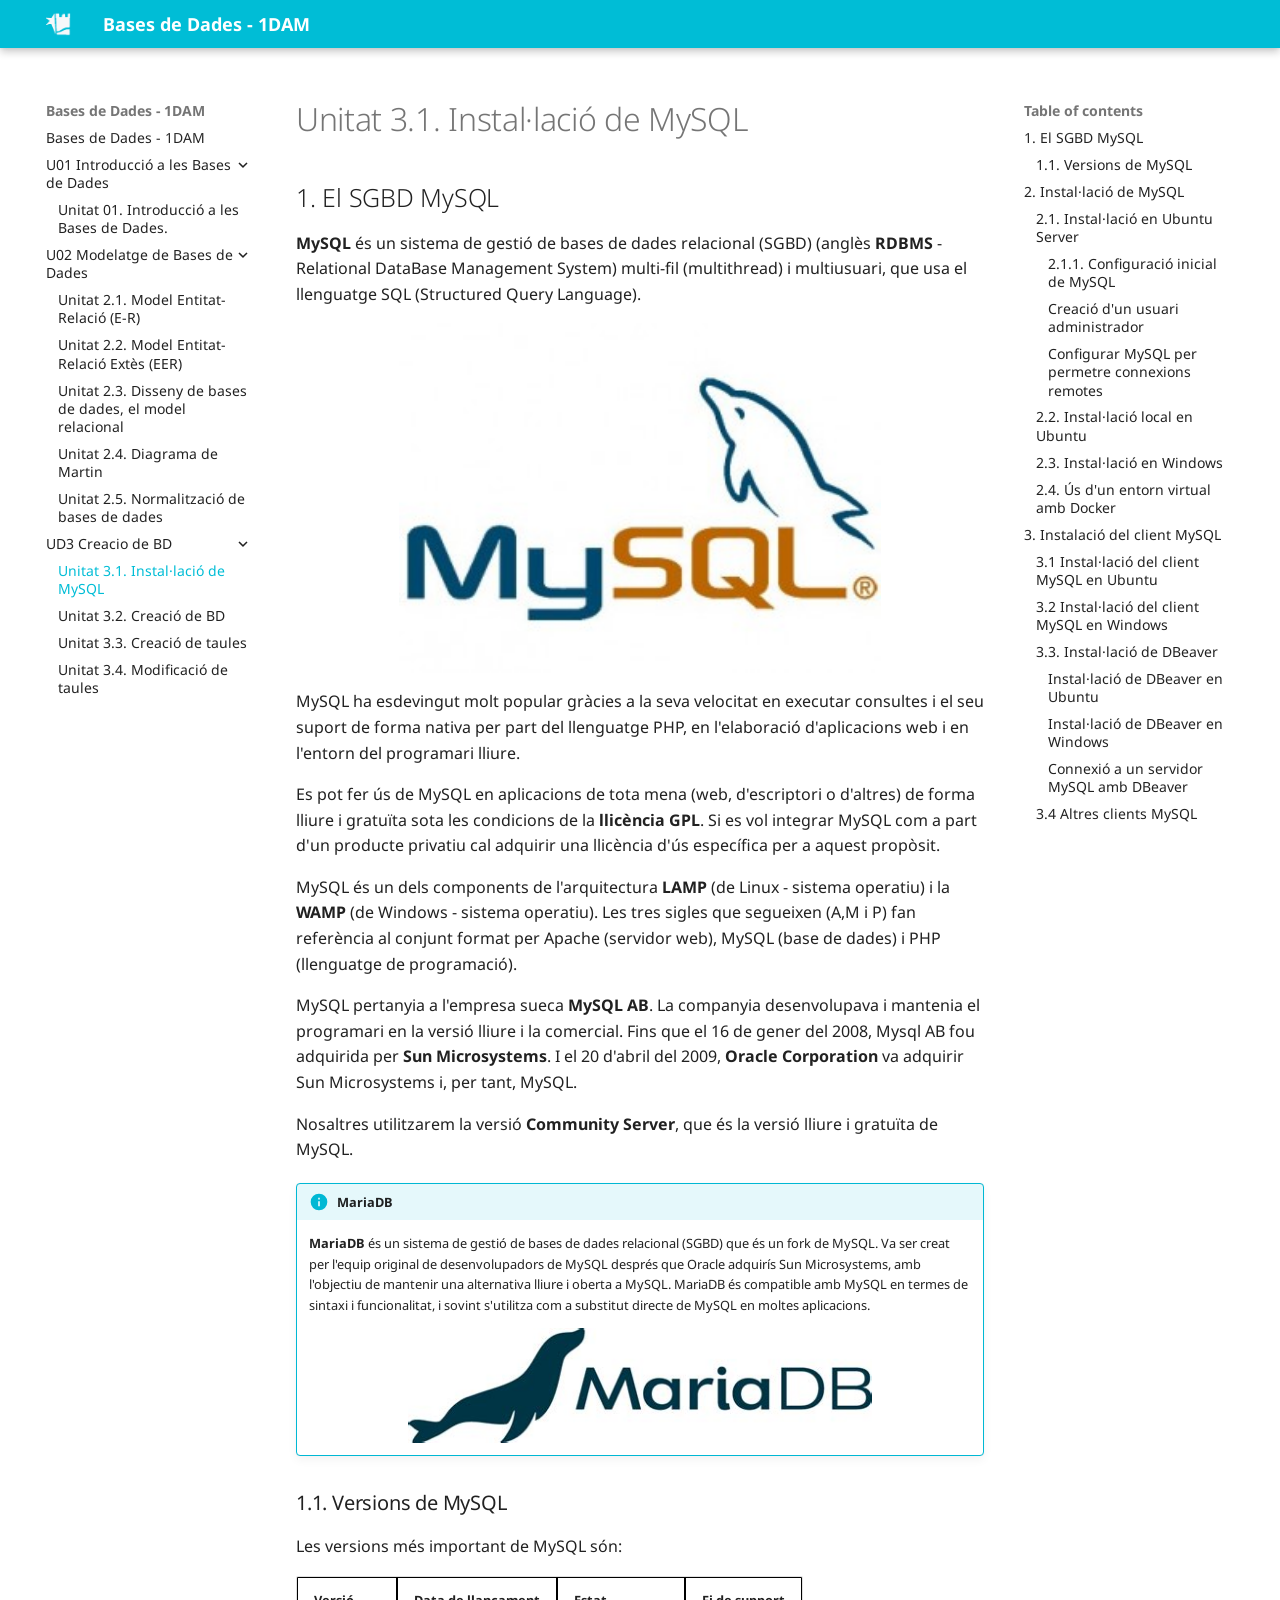
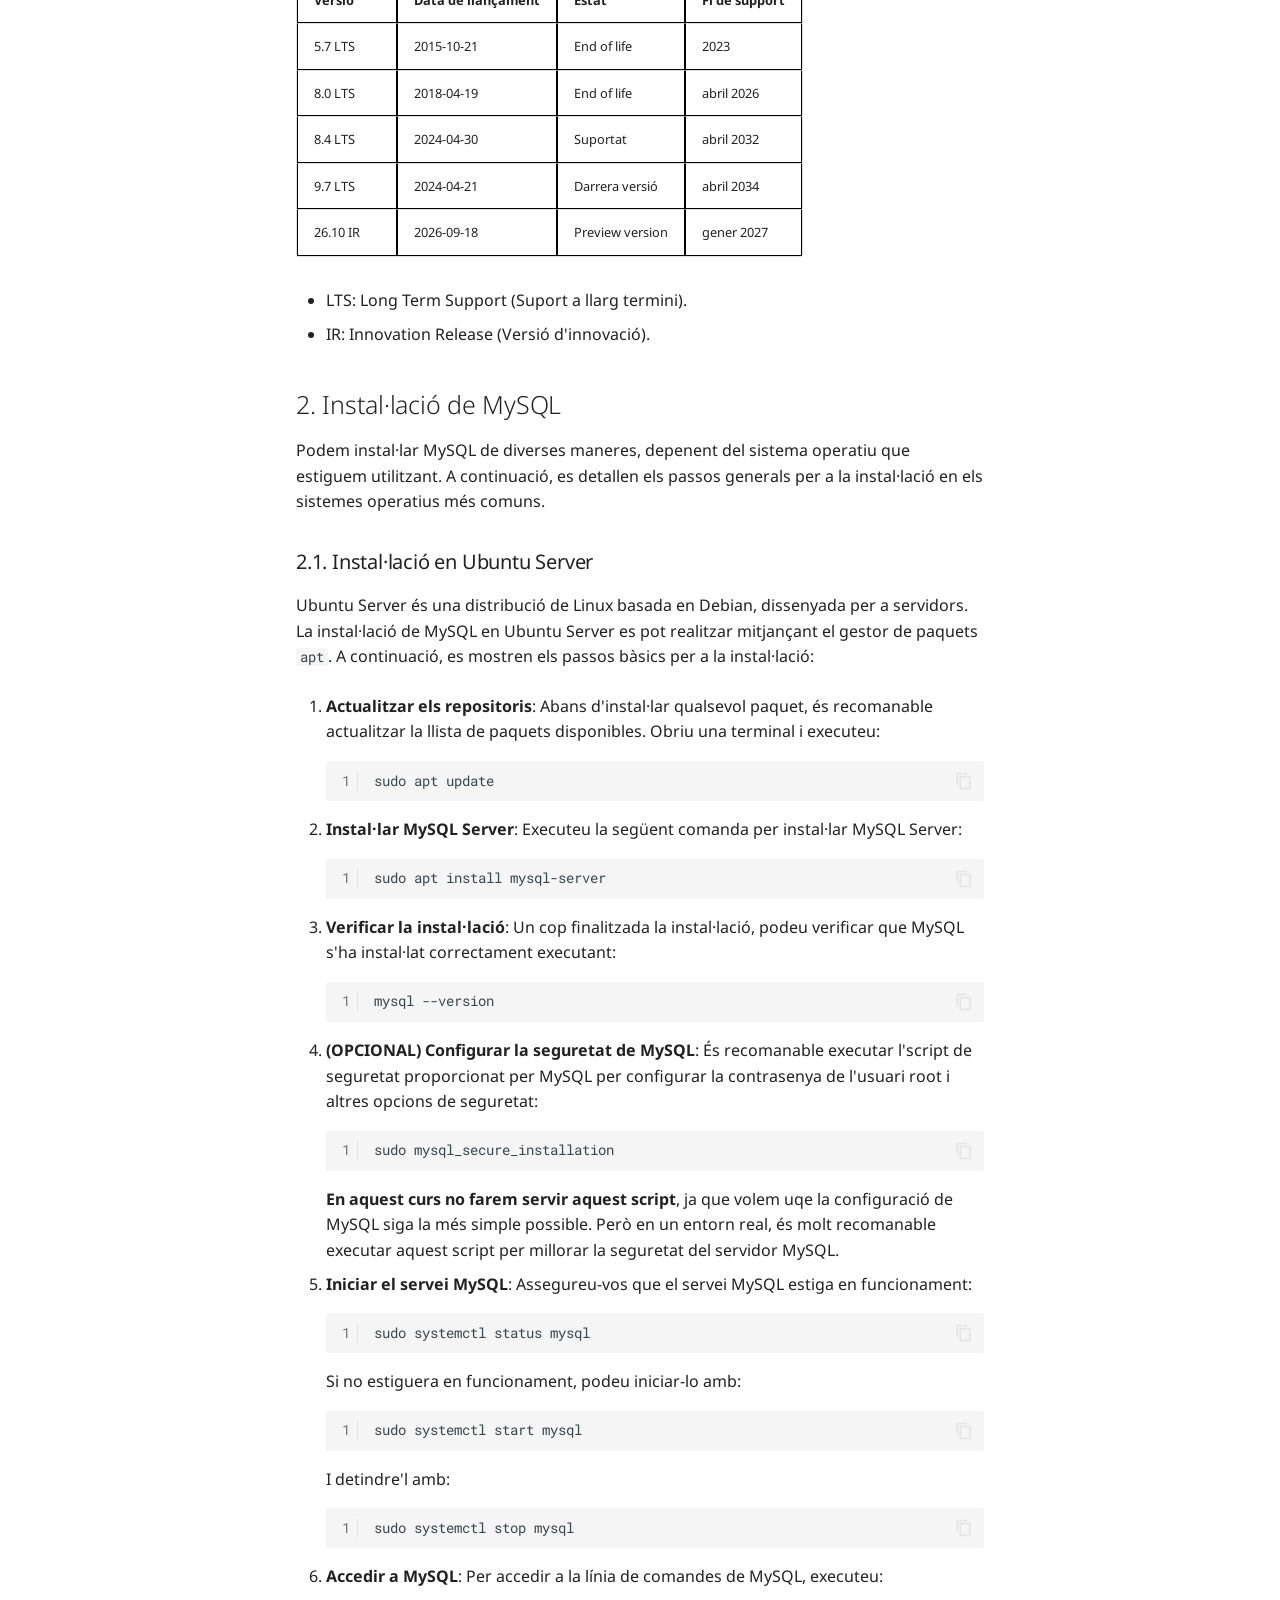
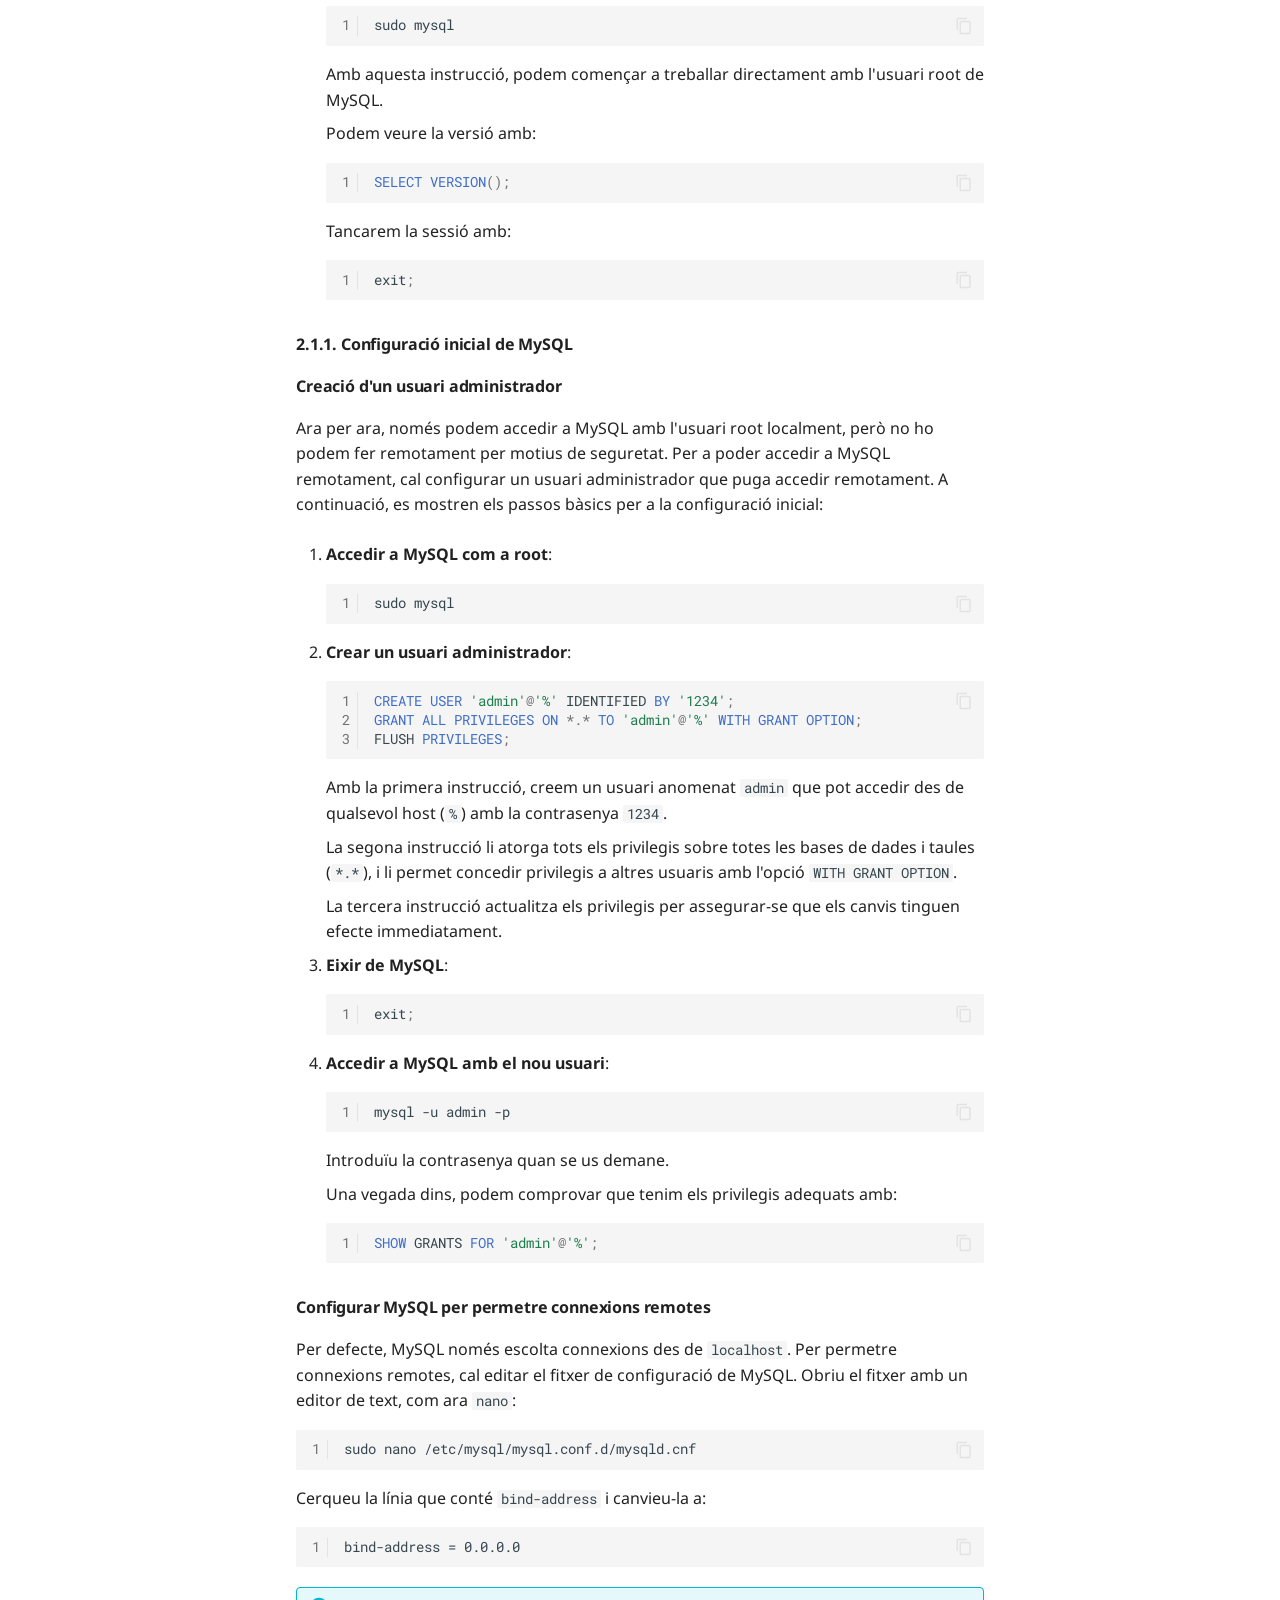
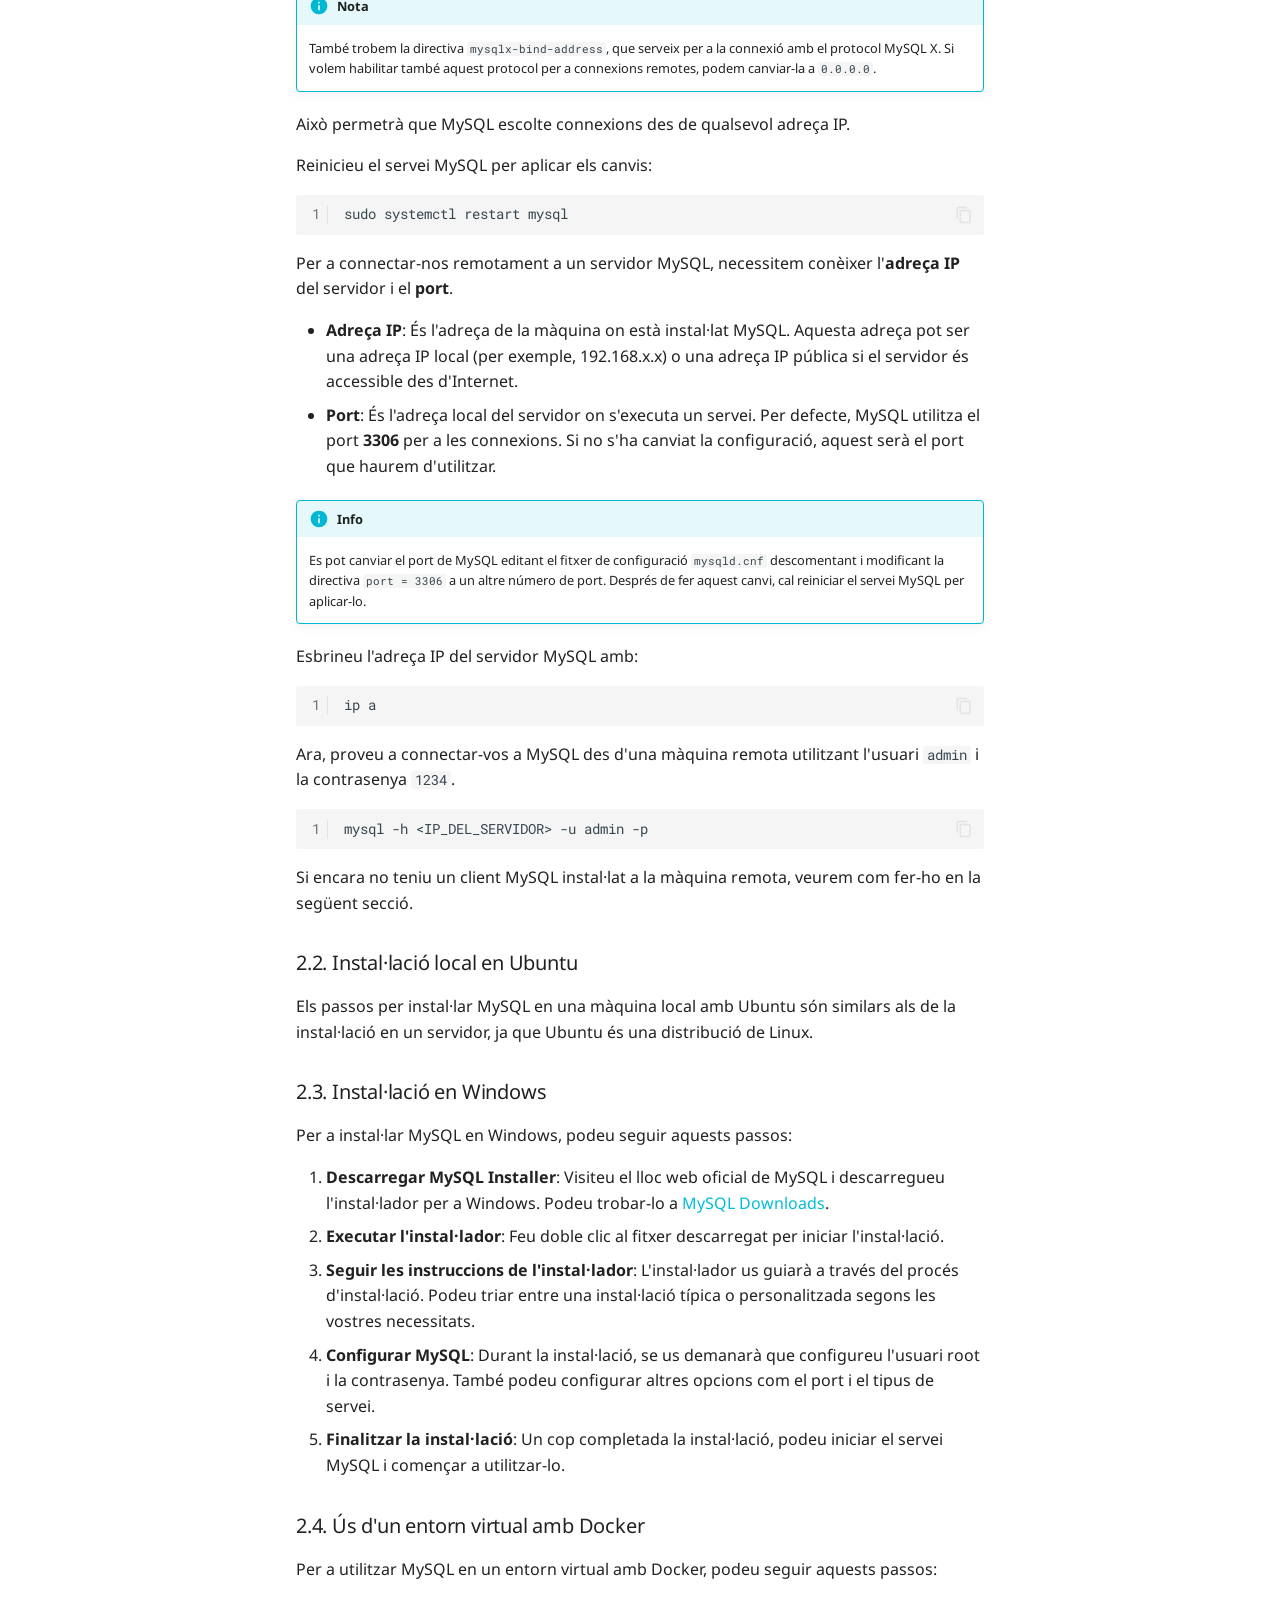
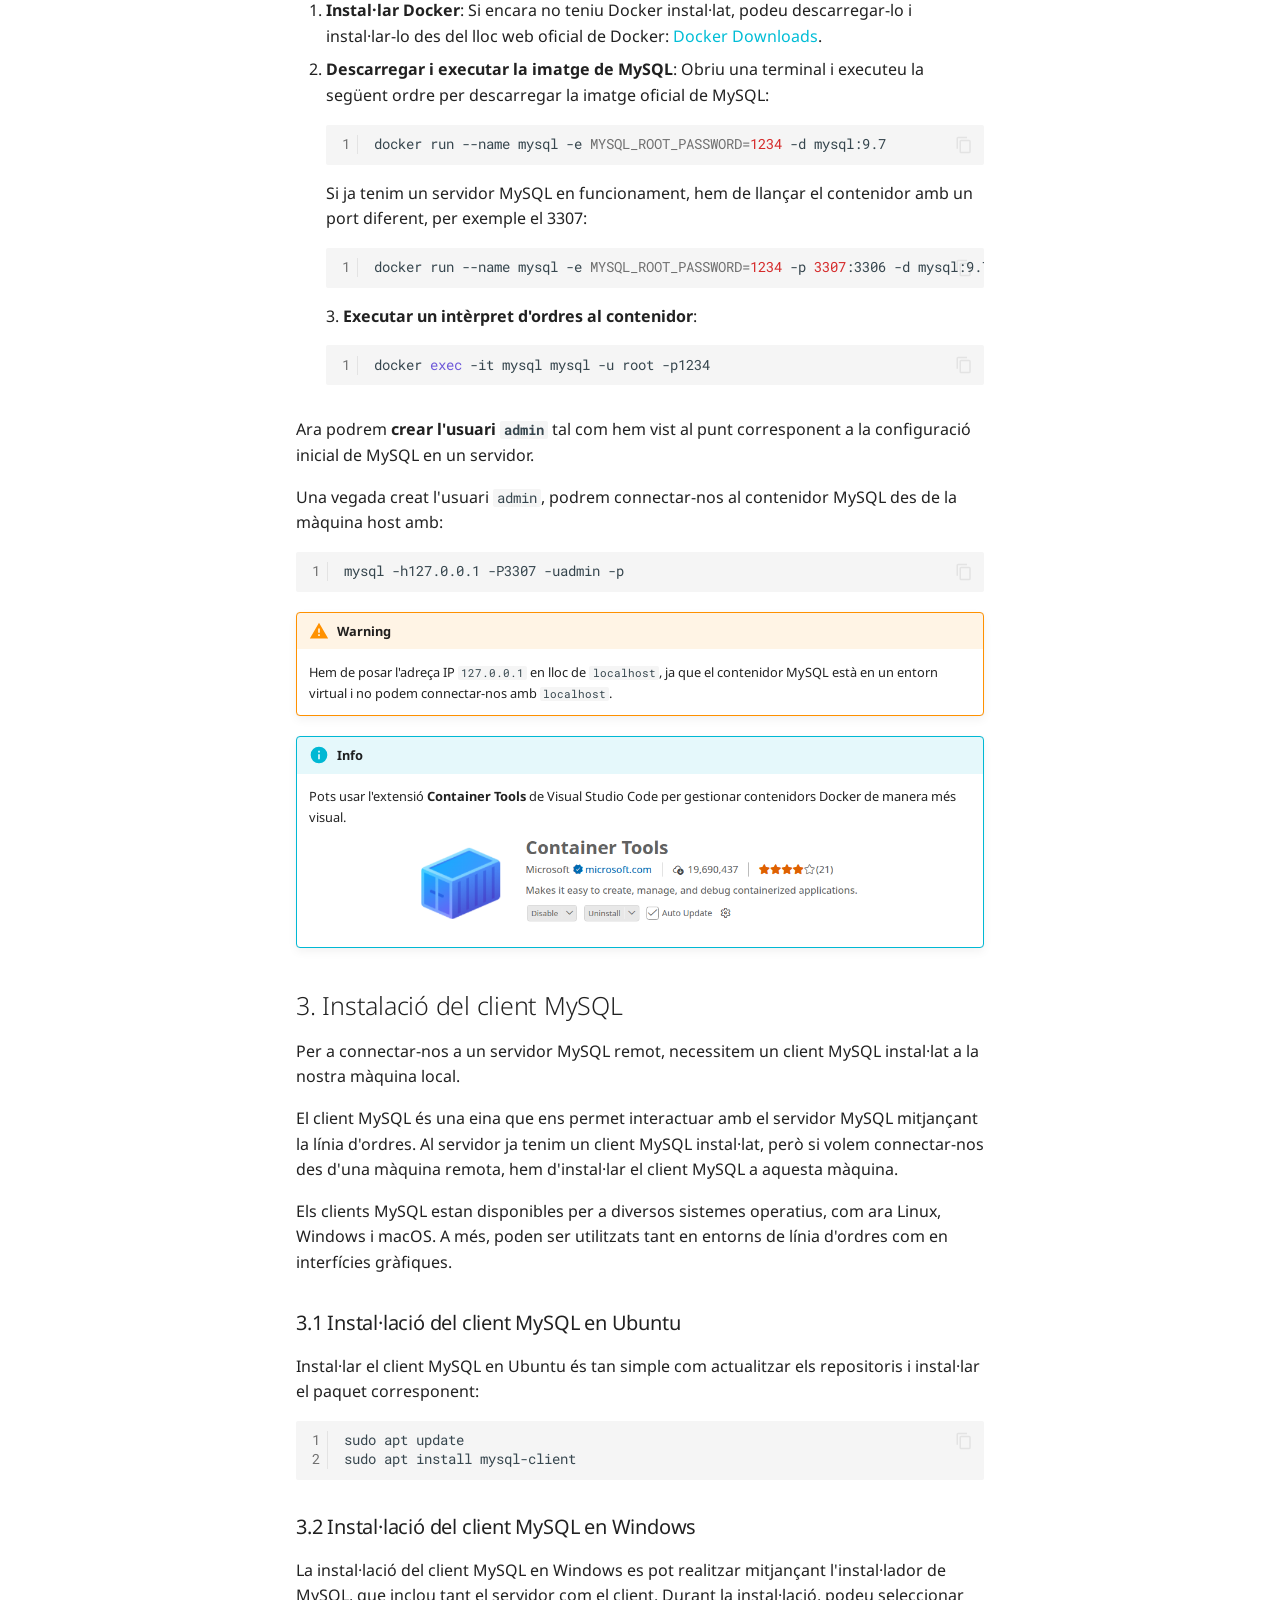
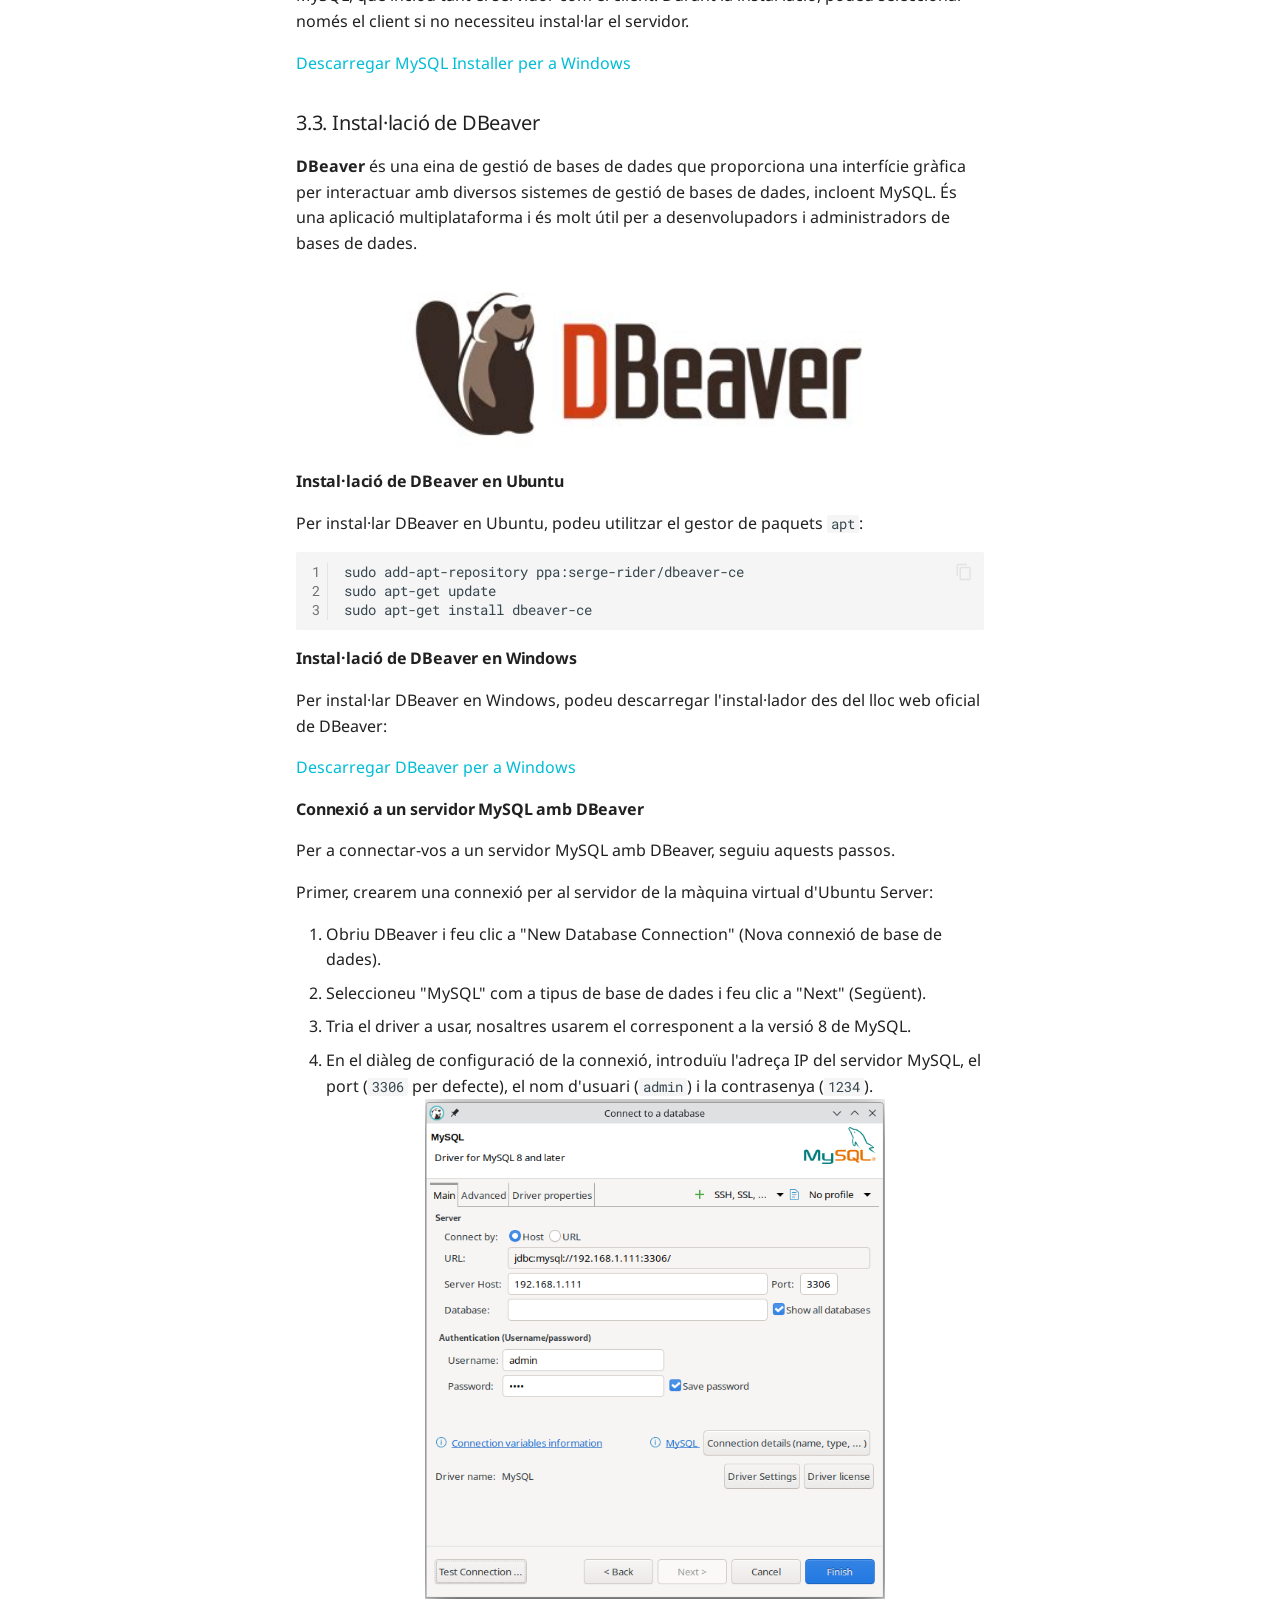
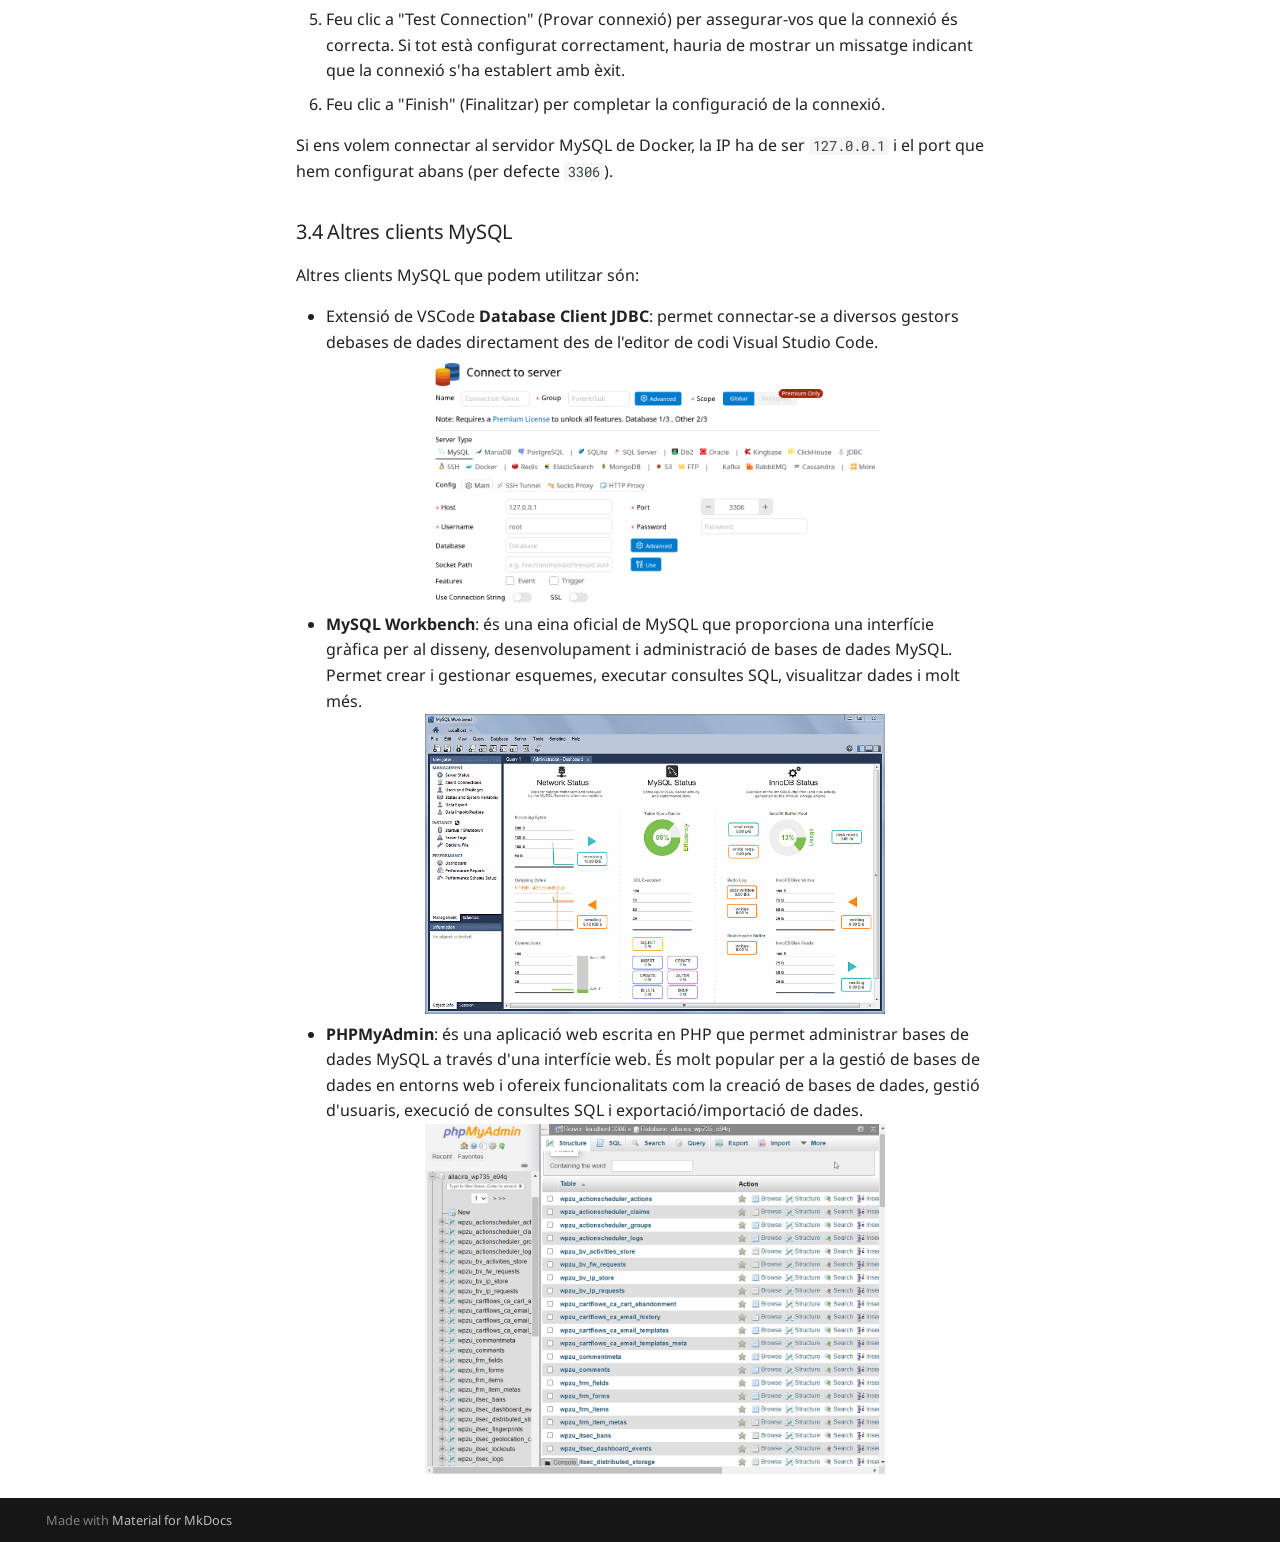
<file: UD3 Creacio de BD/UD3.1/index.html>
<!DOCTYPE html><html lang="en" class="no-js"><head>
    
      <meta charset="utf-8">
      <meta name="viewport" content="width=device-width,initial-scale=1">
      
      
        <meta name="author" content="Ricardo Sánchez">
      
      
      
        <link rel="prev" href="../../U02%20Modelatge%20de%20Bases%20de%20Dades/UD2.5/">
      
      
        <link rel="next" href="../UD3.2/">
      
      
      <link rel="icon" href="../../assets/images/favicon.png">
      <meta name="generator" content="mkdocs-1.5.3, mkdocs-material-9.4.0">
    
    
      
        <title>Unitat 3.1. Instal·lació de MySQL - Bases de Dades - 1DAM</title>
      
    
    
      <link rel="stylesheet" href="../../assets/stylesheets/main.9f615399.min.css">
      
        
        <link rel="stylesheet" href="../../assets/stylesheets/palette.649f08f9.min.css">
      
      


    
    
      
    
    
      
        
        
        <link rel="preconnect" href="https://fonts.gstatic.com" crossorigin="">
        <link rel="stylesheet" href="https://fonts.googleapis.com/css?family=Noto+Sans:300,300i,400,400i,700,700i%7CRoboto+Mono:400,400i,700,700i&amp;display=fallback">
        <style>:root{--md-text-font:"Noto Sans";--md-code-font:"Roboto Mono"}</style>
      
    
    
      <link rel="stylesheet" href="../../stylesheets/my.css">
    
    <script>__md_scope=new URL("../..",location),__md_hash=e=>[...e].reduce((e,_)=>(e<<5)-e+_.charCodeAt(0),0),__md_get=(e,_=localStorage,t=__md_scope)=>JSON.parse(_.getItem(t.pathname+"."+e)),__md_set=(e,_,t=localStorage,a=__md_scope)=>{try{t.setItem(a.pathname+"."+e,JSON.stringify(_))}catch(e){}}</script>
    
      

    
    
    
  <link href="../../assets/stylesheets/glightbox.min.css" rel="stylesheet"><script src="../../assets/javascripts/glightbox.min.js"></script><style id="glightbox-style">
            html.glightbox-open { overflow: initial; height: 100%; }
            .gslide-title { margin-top: 0px; user-select: text; }
            .gslide-desc { color: #666; user-select: text; }
            .gslide-image img { background: white; }
            .gscrollbar-fixer { padding-right: 15px; }
            .gdesc-inner { font-size: 0.75rem; }
            body[data-md-color-scheme="slate"] .gdesc-inner { background: var(--md-default-bg-color); }
            body[data-md-color-scheme="slate"] .gslide-title { color: var(--md-default-fg-color); }
            body[data-md-color-scheme="slate"] .gslide-desc { color: var(--md-default-fg-color); }
        </style></head>
  
  
    
    
    
    
    
    <body dir="ltr" data-md-color-scheme="default" data-md-color-primary="cyan" data-md-color-accent="amber">
  
    
    
    <input class="md-toggle" data-md-toggle="drawer" type="checkbox" id="__drawer" autocomplete="off">
    <input class="md-toggle" data-md-toggle="search" type="checkbox" id="__search" autocomplete="off">
    <label class="md-overlay" for="__drawer"></label>
    <div data-md-component="skip">
      
        
        <a href="#unitat-31-installacio-de-mysql" class="md-skip">
          Skip to content
        </a>
      
    </div>
    <div data-md-component="announce">
      
    </div>
    
    
      

  

<header class="md-header md-header--shadow" data-md-component="header">
  <nav class="md-header__inner md-grid" aria-label="Header">
    <a href="../.." title="Bases de Dades - 1DAM" class="md-header__button md-logo" aria-label="Bases de Dades - 1DAM" data-md-component="logo">
      
  <img src="../../stylesheets/logo_me_blanc.png" alt="logo">

    </a>
    <label class="md-header__button md-icon" for="__drawer">
      
      <svg xmlns="http://www.w3.org/2000/svg" viewBox="0 0 24 24"><path d="M3 6h18v2H3V6m0 5h18v2H3v-2m0 5h18v2H3v-2Z"></path></svg>
    </label>
    <div class="md-header__title" data-md-component="header-title">
      <div class="md-header__ellipsis">
        <div class="md-header__topic">
          <span class="md-ellipsis">
            Bases de Dades - 1DAM
          </span>
        </div>
        <div class="md-header__topic" data-md-component="header-topic">
          <span class="md-ellipsis">
            
              Unitat 3.1. Instal·lació de MySQL
            
          </span>
        </div>
      </div>
    </div>
    
      
    
    
    
    
  </nav>
  
</header>
    
    <div class="md-container" data-md-component="container">
      
      
        
          
        
      
      <main class="md-main" data-md-component="main">
        <div class="md-main__inner md-grid">
          
            
              
              <div class="md-sidebar md-sidebar--primary" data-md-component="sidebar" data-md-type="navigation">
                <div class="md-sidebar__scrollwrap">
                  <div class="md-sidebar__inner">
                    



<nav class="md-nav md-nav--primary" aria-label="Navigation" data-md-level="0">
  <label class="md-nav__title" for="__drawer">
    <a href="../.." title="Bases de Dades - 1DAM" class="md-nav__button md-logo" aria-label="Bases de Dades - 1DAM" data-md-component="logo">
      
  <img src="../../stylesheets/logo_me_blanc.png" alt="logo">

    </a>
    Bases de Dades - 1DAM
  </label>
  
  <ul class="md-nav__list" data-md-scrollfix="">
    
      
      
  
  
  
    <li class="md-nav__item">
      <a href="../.." class="md-nav__link">
        
  
  <span class="md-ellipsis">
    Bases de Dades - 1DAM
  </span>
  

      </a>
    </li>
  

    
      
      
  
  
  
    
    
    
    <li class="md-nav__item md-nav__item--nested">
      
        
        
        
        
          
        
        <input class="md-nav__toggle md-toggle md-toggle--indeterminate" type="checkbox" id="__nav_2">
        
          <label class="md-nav__link" for="__nav_2" id="__nav_2_label" tabindex="0">
            
  
  <span class="md-ellipsis">
    U01 Introducció a les Bases de Dades
  </span>
  

            <span class="md-nav__icon md-icon"></span>
          </label>
        
        <nav class="md-nav" data-md-level="1" aria-labelledby="__nav_2_label" aria-expanded="false">
          <label class="md-nav__title" for="__nav_2">
            <span class="md-nav__icon md-icon"></span>
            U01 Introducció a les Bases de Dades
          </label>
          <ul class="md-nav__list" data-md-scrollfix="">
            
              
                
  
  
  
    <li class="md-nav__item">
      <a href="../../U01%20Introducci%C3%B3%20a%20les%20Bases%20de%20Dades/UD1/" class="md-nav__link">
        
  
  <span class="md-ellipsis">
    Unitat 01. Introducció a les Bases de Dades.
  </span>
  

      </a>
    </li>
  

              
            
          </ul>
        </nav>
      
    </li>
  

    
      
      
  
  
  
    
    
    
    <li class="md-nav__item md-nav__item--nested">
      
        
        
        
        
          
        
        <input class="md-nav__toggle md-toggle md-toggle--indeterminate" type="checkbox" id="__nav_3">
        
          <label class="md-nav__link" for="__nav_3" id="__nav_3_label" tabindex="0">
            
  
  <span class="md-ellipsis">
    U02 Modelatge de Bases de Dades
  </span>
  

            <span class="md-nav__icon md-icon"></span>
          </label>
        
        <nav class="md-nav" data-md-level="1" aria-labelledby="__nav_3_label" aria-expanded="false">
          <label class="md-nav__title" for="__nav_3">
            <span class="md-nav__icon md-icon"></span>
            U02 Modelatge de Bases de Dades
          </label>
          <ul class="md-nav__list" data-md-scrollfix="">
            
              
                
  
  
  
    <li class="md-nav__item">
      <a href="../../U02%20Modelatge%20de%20Bases%20de%20Dades/UD2.1/" class="md-nav__link">
        
  
  <span class="md-ellipsis">
    Unitat 2.1. Model Entitat-Relació (E-R)
  </span>
  

      </a>
    </li>
  

              
            
              
                
  
  
  
    <li class="md-nav__item">
      <a href="../../U02%20Modelatge%20de%20Bases%20de%20Dades/UD2.2/" class="md-nav__link">
        
  
  <span class="md-ellipsis">
    Unitat 2.2. Model Entitat-Relació Extès (EER)
  </span>
  

      </a>
    </li>
  

              
            
              
                
  
  
  
    <li class="md-nav__item">
      <a href="../../U02%20Modelatge%20de%20Bases%20de%20Dades/UD2.3/" class="md-nav__link">
        
  
  <span class="md-ellipsis">
    Unitat 2.3. Disseny de bases de dades, el model relacional
  </span>
  

      </a>
    </li>
  

              
            
              
                
  
  
  
    <li class="md-nav__item">
      <a href="../../U02%20Modelatge%20de%20Bases%20de%20Dades/UD2.4/" class="md-nav__link">
        
  
  <span class="md-ellipsis">
    Unitat 2.4. Diagrama de Martin
  </span>
  

      </a>
    </li>
  

              
            
              
                
  
  
  
    <li class="md-nav__item">
      <a href="../../U02%20Modelatge%20de%20Bases%20de%20Dades/UD2.5/" class="md-nav__link">
        
  
  <span class="md-ellipsis">
    Unitat 2.5. Normalització de bases de dades
  </span>
  

      </a>
    </li>
  

              
            
          </ul>
        </nav>
      
    </li>
  

    
      
      
  
  
    
  
  
    
    
    
    <li class="md-nav__item md-nav__item--active md-nav__item--nested">
      
        
        
        
        
        <input class="md-nav__toggle md-toggle " type="checkbox" id="__nav_4" checked="">
        
          <label class="md-nav__link" for="__nav_4" id="__nav_4_label" tabindex="0">
            
  
  <span class="md-ellipsis">
    UD3 Creacio de BD
  </span>
  

            <span class="md-nav__icon md-icon"></span>
          </label>
        
        <nav class="md-nav" data-md-level="1" aria-labelledby="__nav_4_label" aria-expanded="true">
          <label class="md-nav__title" for="__nav_4">
            <span class="md-nav__icon md-icon"></span>
            UD3 Creacio de BD
          </label>
          <ul class="md-nav__list" data-md-scrollfix="">
            
              
                
  
  
    
  
  
    <li class="md-nav__item md-nav__item--active">
      
      <input class="md-nav__toggle md-toggle" type="checkbox" id="__toc">
      
      
        
      
      
        <label class="md-nav__link md-nav__link--active" for="__toc">
          
  
  <span class="md-ellipsis">
    Unitat 3.1. Instal·lació de MySQL
  </span>
  

          <span class="md-nav__icon md-icon"></span>
        </label>
      
      <a href="./" class="md-nav__link md-nav__link--active">
        
  
  <span class="md-ellipsis">
    Unitat 3.1. Instal·lació de MySQL
  </span>
  

      </a>
      
        

<nav class="md-nav md-nav--secondary" aria-label="Table of contents">
  
  
  
    
  
  
    <label class="md-nav__title" for="__toc">
      <span class="md-nav__icon md-icon"></span>
      Table of contents
    </label>
    <ul class="md-nav__list" data-md-component="toc" data-md-scrollfix="">
      
        <li class="md-nav__item">
  <a href="#1-el-sgbd-mysql" class="md-nav__link">
    1. El SGBD MySQL
  </a>
  
    <nav class="md-nav" aria-label="1. El SGBD MySQL">
      <ul class="md-nav__list">
        
          <li class="md-nav__item">
  <a href="#11-versions-de-mysql" class="md-nav__link">
    1.1. Versions de MySQL
  </a>
  
</li>
        
      </ul>
    </nav>
  
</li>
      
        <li class="md-nav__item">
  <a href="#2-installacio-de-mysql" class="md-nav__link">
    2. Instal·lació de MySQL
  </a>
  
    <nav class="md-nav" aria-label="2. Instal·lació de MySQL">
      <ul class="md-nav__list">
        
          <li class="md-nav__item">
  <a href="#21-installacio-en-ubuntu-server" class="md-nav__link">
    2.1. Instal·lació en Ubuntu Server
  </a>
  
    <nav class="md-nav" aria-label="2.1. Instal·lació en Ubuntu Server">
      <ul class="md-nav__list">
        
          <li class="md-nav__item">
  <a href="#211-configuracio-inicial-de-mysql" class="md-nav__link">
    2.1.1. Configuració inicial de MySQL
  </a>
  
</li>
        
          <li class="md-nav__item">
  <a href="#creacio-dun-usuari-administrador" class="md-nav__link">
    Creació d'un usuari administrador
  </a>
  
</li>
        
          <li class="md-nav__item">
  <a href="#configurar-mysql-per-permetre-connexions-remotes" class="md-nav__link">
    Configurar MySQL per permetre connexions remotes
  </a>
  
</li>
        
      </ul>
    </nav>
  
</li>
        
          <li class="md-nav__item">
  <a href="#22-installacio-local-en-ubuntu" class="md-nav__link">
    2.2. Instal·lació local en Ubuntu
  </a>
  
</li>
        
          <li class="md-nav__item">
  <a href="#23-installacio-en-windows" class="md-nav__link">
    2.3. Instal·lació en Windows
  </a>
  
</li>
        
          <li class="md-nav__item">
  <a href="#24-us-dun-entorn-virtual-amb-docker" class="md-nav__link">
    2.4. Ús d'un entorn virtual amb Docker
  </a>
  
</li>
        
      </ul>
    </nav>
  
</li>
      
        <li class="md-nav__item">
  <a href="#3-instalacio-del-client-mysql" class="md-nav__link">
    3. Instalació del client MySQL
  </a>
  
    <nav class="md-nav" aria-label="3. Instalació del client MySQL">
      <ul class="md-nav__list">
        
          <li class="md-nav__item">
  <a href="#31-installacio-del-client-mysql-en-ubuntu" class="md-nav__link">
    3.1 Instal·lació del client MySQL en Ubuntu
  </a>
  
</li>
        
          <li class="md-nav__item">
  <a href="#32-installacio-del-client-mysql-en-windows" class="md-nav__link">
    3.2 Instal·lació del client MySQL en Windows
  </a>
  
</li>
        
          <li class="md-nav__item">
  <a href="#33-installacio-de-dbeaver" class="md-nav__link">
    3.3. Instal·lació de DBeaver
  </a>
  
    <nav class="md-nav" aria-label="3.3. Instal·lació de DBeaver">
      <ul class="md-nav__list">
        
          <li class="md-nav__item">
  <a href="#installacio-de-dbeaver-en-ubuntu" class="md-nav__link">
    Instal·lació de DBeaver en Ubuntu
  </a>
  
</li>
        
          <li class="md-nav__item">
  <a href="#installacio-de-dbeaver-en-windows" class="md-nav__link">
    Instal·lació de DBeaver en Windows
  </a>
  
</li>
        
          <li class="md-nav__item">
  <a href="#connexio-a-un-servidor-mysql-amb-dbeaver" class="md-nav__link">
    Connexió a un servidor MySQL amb DBeaver
  </a>
  
</li>
        
      </ul>
    </nav>
  
</li>
        
          <li class="md-nav__item">
  <a href="#34-altres-clients-mysql" class="md-nav__link">
    3.4 Altres clients MySQL
  </a>
  
</li>
        
      </ul>
    </nav>
  
</li>
      
    </ul>
  
</nav>
      
    </li>
  

              
            
              
                
  
  
  
    <li class="md-nav__item">
      <a href="../UD3.2/" class="md-nav__link">
        
  
  <span class="md-ellipsis">
    Unitat 3.2. Creació de BD
  </span>
  

      </a>
    </li>
  

              
            
              
                
  
  
  
    <li class="md-nav__item">
      <a href="../UD3.3/" class="md-nav__link">
        
  
  <span class="md-ellipsis">
    Unitat 3.3. Creació de taules
  </span>
  

      </a>
    </li>
  

              
            
              
                
  
  
  
    <li class="md-nav__item">
      <a href="../UD3.4/" class="md-nav__link">
        
  
  <span class="md-ellipsis">
    Unitat 3.4. Modificació de taules
  </span>
  

      </a>
    </li>
  

              
            
          </ul>
        </nav>
      
    </li>
  

    
  </ul>
</nav>
                  </div>
                </div>
              </div>
            
            
              
              <div class="md-sidebar md-sidebar--secondary" data-md-component="sidebar" data-md-type="toc">
                <div class="md-sidebar__scrollwrap">
                  <div class="md-sidebar__inner">
                    

<nav class="md-nav md-nav--secondary" aria-label="Table of contents">
  
  
  
    
  
  
    <label class="md-nav__title" for="__toc">
      <span class="md-nav__icon md-icon"></span>
      Table of contents
    </label>
    <ul class="md-nav__list" data-md-component="toc" data-md-scrollfix="">
      
        <li class="md-nav__item">
  <a href="#1-el-sgbd-mysql" class="md-nav__link">
    1. El SGBD MySQL
  </a>
  
    <nav class="md-nav" aria-label="1. El SGBD MySQL">
      <ul class="md-nav__list">
        
          <li class="md-nav__item">
  <a href="#11-versions-de-mysql" class="md-nav__link">
    1.1. Versions de MySQL
  </a>
  
</li>
        
      </ul>
    </nav>
  
</li>
      
        <li class="md-nav__item">
  <a href="#2-installacio-de-mysql" class="md-nav__link">
    2. Instal·lació de MySQL
  </a>
  
    <nav class="md-nav" aria-label="2. Instal·lació de MySQL">
      <ul class="md-nav__list">
        
          <li class="md-nav__item">
  <a href="#21-installacio-en-ubuntu-server" class="md-nav__link">
    2.1. Instal·lació en Ubuntu Server
  </a>
  
    <nav class="md-nav" aria-label="2.1. Instal·lació en Ubuntu Server">
      <ul class="md-nav__list">
        
          <li class="md-nav__item">
  <a href="#211-configuracio-inicial-de-mysql" class="md-nav__link">
    2.1.1. Configuració inicial de MySQL
  </a>
  
</li>
        
          <li class="md-nav__item">
  <a href="#creacio-dun-usuari-administrador" class="md-nav__link">
    Creació d'un usuari administrador
  </a>
  
</li>
        
          <li class="md-nav__item">
  <a href="#configurar-mysql-per-permetre-connexions-remotes" class="md-nav__link">
    Configurar MySQL per permetre connexions remotes
  </a>
  
</li>
        
      </ul>
    </nav>
  
</li>
        
          <li class="md-nav__item">
  <a href="#22-installacio-local-en-ubuntu" class="md-nav__link">
    2.2. Instal·lació local en Ubuntu
  </a>
  
</li>
        
          <li class="md-nav__item">
  <a href="#23-installacio-en-windows" class="md-nav__link">
    2.3. Instal·lació en Windows
  </a>
  
</li>
        
          <li class="md-nav__item">
  <a href="#24-us-dun-entorn-virtual-amb-docker" class="md-nav__link">
    2.4. Ús d'un entorn virtual amb Docker
  </a>
  
</li>
        
      </ul>
    </nav>
  
</li>
      
        <li class="md-nav__item">
  <a href="#3-instalacio-del-client-mysql" class="md-nav__link">
    3. Instalació del client MySQL
  </a>
  
    <nav class="md-nav" aria-label="3. Instalació del client MySQL">
      <ul class="md-nav__list">
        
          <li class="md-nav__item">
  <a href="#31-installacio-del-client-mysql-en-ubuntu" class="md-nav__link">
    3.1 Instal·lació del client MySQL en Ubuntu
  </a>
  
</li>
        
          <li class="md-nav__item">
  <a href="#32-installacio-del-client-mysql-en-windows" class="md-nav__link">
    3.2 Instal·lació del client MySQL en Windows
  </a>
  
</li>
        
          <li class="md-nav__item">
  <a href="#33-installacio-de-dbeaver" class="md-nav__link">
    3.3. Instal·lació de DBeaver
  </a>
  
    <nav class="md-nav" aria-label="3.3. Instal·lació de DBeaver">
      <ul class="md-nav__list">
        
          <li class="md-nav__item">
  <a href="#installacio-de-dbeaver-en-ubuntu" class="md-nav__link">
    Instal·lació de DBeaver en Ubuntu
  </a>
  
</li>
        
          <li class="md-nav__item">
  <a href="#installacio-de-dbeaver-en-windows" class="md-nav__link">
    Instal·lació de DBeaver en Windows
  </a>
  
</li>
        
          <li class="md-nav__item">
  <a href="#connexio-a-un-servidor-mysql-amb-dbeaver" class="md-nav__link">
    Connexió a un servidor MySQL amb DBeaver
  </a>
  
</li>
        
      </ul>
    </nav>
  
</li>
        
          <li class="md-nav__item">
  <a href="#34-altres-clients-mysql" class="md-nav__link">
    3.4 Altres clients MySQL
  </a>
  
</li>
        
      </ul>
    </nav>
  
</li>
      
    </ul>
  
</nav>
                  </div>
                </div>
              </div>
            
          
          
            <div class="md-content" data-md-component="content">
              <article class="md-content__inner md-typeset">
                
                  


<h1 id="unitat-31-installacio-de-mysql">Unitat 3.1. Instal·lació de MySQL</h1>
<h2 id="1-el-sgbd-mysql">1. El SGBD MySQL</h2>
<p><strong>MySQL</strong> és un sistema de gestió de bases de dades relacional (SGBD) (anglès <strong>RDBMS</strong> - Relational DataBase Management System) multi-fil (multithread) i multiusuari, que usa el llenguatge SQL (Structured Query Language).</p>
<p><a class="glightbox" data-type="image" data-width="100%" data-height="auto" href="../images/mysql-logo.jpg" data-title="MySQL Logo" data-desc-position="bottom"><img alt="MySQL Logo" src="../images/mysql-logo.jpg"></a></p>
<p>MySQL ha esdevingut molt popular gràcies a la seva velocitat en executar consultes i el seu suport de forma nativa per part del llenguatge PHP, en l'elaboració d'aplicacions web i en l'entorn del programari lliure.</p>
<p>Es pot fer ús de MySQL en aplicacions de tota mena (web, d'escriptori o d'altres) de forma lliure i gratuïta sota les condicions de la <strong>llicència GPL</strong>. Si es vol integrar MySQL com a part d'un producte privatiu cal adquirir una llicència d'ús específica per a aquest propòsit.</p>
<p>MySQL és un dels components de l'arquitectura <strong>LAMP</strong> (de Linux - sistema operatiu) i la <strong>WAMP</strong> (de Windows - sistema operatiu). Les tres sigles que segueixen (A,M i P) fan referència al conjunt format per Apache (servidor web), MySQL (base de dades) i PHP (llenguatge de programació).</p>
<p>MySQL pertanyia a l'empresa sueca <strong>MySQL AB</strong>. La companyia desenvolupava i mantenia el programari en la versió lliure i la comercial. Fins que el 16 de gener del 2008, Mysql AB fou adquirida per <strong>Sun Microsystems</strong>. I el 20 d'abril del 2009, <strong>Oracle Corporation</strong> va adquirir Sun Microsystems i, per tant, MySQL.</p>
<p>Nosaltres utilitzarem la versió <strong>Community Server</strong>, que és la versió lliure i gratuïta de MySQL.</p>
<div class="admonition info">
<p class="admonition-title">MariaDB</p>
<p><strong>MariaDB</strong> és un sistema de gestió de bases de dades relacional (SGBD) que és un fork de MySQL. Va ser creat per l'equip original de desenvolupadors de MySQL després que Oracle adquirís Sun Microsystems, amb l'objectiu de mantenir una alternativa lliure i oberta a MySQL. MariaDB és compatible amb MySQL en termes de sintaxi i funcionalitat, i sovint s'utilitza com a substitut directe de MySQL en moltes aplicacions.</p>
<p><a class="glightbox" data-type="image" data-width="100%" data-height="auto" href="../images/mariadb.jpg" data-title="MariaDB Logo" data-desc-position="bottom"><img alt="MariaDB Logo" src="../images/mariadb.jpg"></a></p>
</div>
<h3 id="11-versions-de-mysql">1.1. Versions de MySQL</h3>
<p>Les versions més important de MySQL són:</p>
<table>
<thead>
<tr>
<th>Versió</th>
<th>Data de llançament</th>
<th>Estat</th>
<th>Fi de support</th>
</tr>
</thead>
<tbody>
<tr>
<td>5.7 LTS</td>
<td>2015-10-21</td>
<td>End of life</td>
<td>2023</td>
</tr>
<tr>
<td>8.0 LTS</td>
<td>2018-04-19</td>
<td>End of life</td>
<td>abril 2026</td>
</tr>
<tr>
<td>8.4 LTS</td>
<td>2024-04-30</td>
<td>Suportat</td>
<td>abril 2032</td>
</tr>
<tr>
<td>9.7 LTS</td>
<td>2024-04-21</td>
<td>Darrera versió</td>
<td>abril 2034</td>
</tr>
<tr>
<td>26.10 IR</td>
<td>2026-09-18</td>
<td>Preview version</td>
<td>gener 2027</td>
</tr>
</tbody>
</table>
<ul>
<li>LTS: Long Term Support (Suport a llarg termini).</li>
<li>IR: Innovation Release (Versió d'innovació).</li>
</ul>
<h2 id="2-installacio-de-mysql">2. Instal·lació de MySQL</h2>
<p>Podem instal·lar MySQL de diverses maneres, depenent del sistema operatiu que estiguem utilitzant. A continuació, es detallen els passos generals per a la instal·lació en els sistemes operatius més comuns.</p>
<h3 id="21-installacio-en-ubuntu-server">2.1. Instal·lació en Ubuntu Server</h3>
<p>Ubuntu Server és una distribució de Linux basada en Debian, dissenyada per a servidors. La instal·lació de MySQL en Ubuntu Server es pot realitzar mitjançant el gestor de paquets <code>apt</code>. A continuació, es mostren els passos bàsics per a la instal·lació:</p>
<ol>
<li>
<p><strong>Actualitzar els repositoris</strong>: Abans d'instal·lar qualsevol paquet, és recomanable actualitzar la llista de paquets disponibles. Obriu una terminal i executeu:
   </p><div class="highlight"><table class="highlighttable"><tbody><tr><td class="linenos"><div class="linenodiv"><pre><span></span><span class="normal">1</span></pre></div></td><td class="code"><div><pre><span></span><code>sudo<span class="w"> </span>apt<span class="w"> </span>update
</code></pre></div></td></tr></tbody></table></div><p></p>
</li>
<li>
<p><strong>Instal·lar MySQL Server</strong>: Executeu la següent comanda per instal·lar MySQL Server:
   </p><div class="highlight"><table class="highlighttable"><tbody><tr><td class="linenos"><div class="linenodiv"><pre><span></span><span class="normal">1</span></pre></div></td><td class="code"><div><pre><span></span><code>sudo<span class="w"> </span>apt<span class="w"> </span>install<span class="w"> </span>mysql-server
</code></pre></div></td></tr></tbody></table></div><p></p>
</li>
<li>
<p><strong>Verificar la instal·lació</strong>: Un cop finalitzada la instal·lació, podeu verificar que MySQL s'ha instal·lat correctament executant:
   </p><div class="highlight"><table class="highlighttable"><tbody><tr><td class="linenos"><div class="linenodiv"><pre><span></span><span class="normal">1</span></pre></div></td><td class="code"><div><pre><span></span><code>mysql<span class="w"> </span>--version
</code></pre></div></td></tr></tbody></table></div><p></p>
</li>
<li>
<p><strong>(OPCIONAL) Configurar la seguretat de MySQL</strong>: És recomanable executar l'script de seguretat proporcionat per MySQL per configurar la contrasenya de l'usuari root i altres opcions de seguretat:<br>
   </p><div class="highlight"><table class="highlighttable"><tbody><tr><td class="linenos"><div class="linenodiv"><pre><span></span><span class="normal">1</span></pre></div></td><td class="code"><div><pre><span></span><code>sudo<span class="w"> </span>mysql_secure_installation
</code></pre></div></td></tr></tbody></table></div><p></p>
<p><strong>En aquest curs no farem servir aquest script</strong>, ja que volem uqe la configuració de MySQL siga la més simple possible. Però en un entorn real, és molt recomanable executar aquest script per millorar la seguretat del servidor MySQL.</p>
</li>
<li>
<p><strong>Iniciar el servei MySQL</strong>: Assegureu-vos que el servei MySQL estiga en funcionament:
   </p><div class="highlight"><table class="highlighttable"><tbody><tr><td class="linenos"><div class="linenodiv"><pre><span></span><span class="normal">1</span></pre></div></td><td class="code"><div><pre><span></span><code>sudo<span class="w"> </span>systemctl<span class="w"> </span>status<span class="w"> </span>mysql
</code></pre></div></td></tr></tbody></table></div><p></p>
<p>Si no estiguera en funcionament, podeu iniciar-lo amb:
</p><div class="highlight"><table class="highlighttable"><tbody><tr><td class="linenos"><div class="linenodiv"><pre><span></span><span class="normal">1</span></pre></div></td><td class="code"><div><pre><span></span><code>sudo<span class="w"> </span>systemctl<span class="w"> </span>start<span class="w"> </span>mysql
</code></pre></div></td></tr></tbody></table></div><p></p>
<p>I detindre'l amb:
</p><div class="highlight"><table class="highlighttable"><tbody><tr><td class="linenos"><div class="linenodiv"><pre><span></span><span class="normal">1</span></pre></div></td><td class="code"><div><pre><span></span><code>sudo<span class="w"> </span>systemctl<span class="w"> </span>stop<span class="w"> </span>mysql
</code></pre></div></td></tr></tbody></table></div><p></p>
</li>
<li>
<p><strong>Accedir a MySQL</strong>: Per accedir a la línia de comandes de MySQL, executeu:
   </p><div class="highlight"><table class="highlighttable"><tbody><tr><td class="linenos"><div class="linenodiv"><pre><span></span><span class="normal">1</span></pre></div></td><td class="code"><div><pre><span></span><code>sudo<span class="w"> </span>mysql
</code></pre></div></td></tr></tbody></table></div><p></p>
<p>Amb aquesta instrucció, podem començar a treballar directament amb l'usuari root de MySQL.</p>
<p>Podem veure la versió amb:
</p><div class="highlight"><table class="highlighttable"><tbody><tr><td class="linenos"><div class="linenodiv"><pre><span></span><span class="normal">1</span></pre></div></td><td class="code"><div><pre><span></span><code><span class="k">SELECT</span><span class="w"> </span><span class="k">VERSION</span><span class="p">();</span>
</code></pre></div></td></tr></tbody></table></div><p></p>
<p>Tancarem la sessió amb:
</p><div class="highlight"><table class="highlighttable"><tbody><tr><td class="linenos"><div class="linenodiv"><pre><span></span><span class="normal">1</span></pre></div></td><td class="code"><div><pre><span></span><code><span class="n">exit</span><span class="p">;</span>
</code></pre></div></td></tr></tbody></table></div><p></p>
</li>
</ol>
<h4 id="211-configuracio-inicial-de-mysql">2.1.1. Configuració inicial de MySQL</h4>
<h4 id="creacio-dun-usuari-administrador">Creació d'un usuari administrador</h4>
<p>Ara per ara, només podem accedir a MySQL amb l'usuari root localment, però no ho podem fer remotament per motius de seguretat. Per a poder accedir a MySQL remotament, cal configurar un usuari administrador que puga accedir remotament. A continuació, es mostren els passos bàsics per a la configuració inicial:</p>
<ol>
<li>
<p><strong>Accedir a MySQL com a root</strong>:
   </p><div class="highlight"><table class="highlighttable"><tbody><tr><td class="linenos"><div class="linenodiv"><pre><span></span><span class="normal">1</span></pre></div></td><td class="code"><div><pre><span></span><code>sudo<span class="w"> </span>mysql
</code></pre></div></td></tr></tbody></table></div><p></p>
</li>
<li>
<p><strong>Crear un usuari administrador</strong>:
   </p><div class="highlight"><table class="highlighttable"><tbody><tr><td class="linenos"><div class="linenodiv"><pre><span></span><span class="normal">1</span>
<span class="normal">2</span>
<span class="normal">3</span></pre></div></td><td class="code"><div><pre><span></span><code><span class="k">CREATE</span><span class="w"> </span><span class="k">USER</span><span class="w"> </span><span class="s1">'admin'</span><span class="o">@</span><span class="s1">'%'</span><span class="w"> </span><span class="n">IDENTIFIED</span><span class="w"> </span><span class="k">BY</span><span class="w"> </span><span class="s1">'1234'</span><span class="p">;</span>
<span class="k">GRANT</span><span class="w"> </span><span class="k">ALL</span><span class="w"> </span><span class="k">PRIVILEGES</span><span class="w"> </span><span class="k">ON</span><span class="w"> </span><span class="o">*</span><span class="p">.</span><span class="o">*</span><span class="w"> </span><span class="k">TO</span><span class="w"> </span><span class="s1">'admin'</span><span class="o">@</span><span class="s1">'%'</span><span class="w"> </span><span class="k">WITH</span><span class="w"> </span><span class="k">GRANT</span><span class="w"> </span><span class="k">OPTION</span><span class="p">;</span>
<span class="n">FLUSH</span><span class="w"> </span><span class="k">PRIVILEGES</span><span class="p">;</span>
</code></pre></div></td></tr></tbody></table></div><p></p>
<p>Amb la primera instrucció, creem un usuari anomenat <code>admin</code> que pot accedir des de qualsevol host (<code>%</code>) amb la contrasenya <code>1234</code>.  </p>
<p>La segona instrucció li atorga tots els privilegis sobre totes les bases de dades i taules (<code>*.*</code>), i li permet concedir privilegis a altres usuaris amb l'opció <code>WITH GRANT OPTION</code>.  </p>
<p>La tercera instrucció actualitza els privilegis per assegurar-se que els canvis tinguen efecte immediatament.</p>
</li>
<li>
<p><strong>Eixir de MySQL</strong>:
   </p><div class="highlight"><table class="highlighttable"><tbody><tr><td class="linenos"><div class="linenodiv"><pre><span></span><span class="normal">1</span></pre></div></td><td class="code"><div><pre><span></span><code><span class="n">exit</span><span class="p">;</span>
</code></pre></div></td></tr></tbody></table></div><p></p>
</li>
<li>
<p><strong>Accedir a MySQL amb el nou usuari</strong>:
   </p><div class="highlight"><table class="highlighttable"><tbody><tr><td class="linenos"><div class="linenodiv"><pre><span></span><span class="normal">1</span></pre></div></td><td class="code"><div><pre><span></span><code>mysql<span class="w"> </span>-u<span class="w"> </span>admin<span class="w"> </span>-p
</code></pre></div></td></tr></tbody></table></div><p></p>
<p>Introduïu la contrasenya quan se us demane.</p>
<p>Una vegada dins, podem comprovar que tenim els  privilegis adequats amb:
   </p><div class="highlight"><table class="highlighttable"><tbody><tr><td class="linenos"><div class="linenodiv"><pre><span></span><span class="normal">1</span></pre></div></td><td class="code"><div><pre><span></span><code><span class="k">SHOW</span><span class="w"> </span><span class="n">GRANTS</span><span class="w"> </span><span class="k">FOR</span><span class="w"> </span><span class="s1">'admin'</span><span class="o">@</span><span class="s1">'%'</span><span class="p">;</span>
</code></pre></div></td></tr></tbody></table></div><p></p>
</li>
</ol>
<h4 id="configurar-mysql-per-permetre-connexions-remotes">Configurar MySQL per permetre connexions remotes</h4>
<p>Per defecte, MySQL només escolta connexions des de <code>localhost</code>. Per permetre connexions remotes, cal editar el fitxer de configuració de MySQL. Obriu el fitxer amb un editor de text, com ara <code>nano</code>:</p>
<div class="highlight"><table class="highlighttable"><tbody><tr><td class="linenos"><div class="linenodiv"><pre><span></span><span class="normal">1</span></pre></div></td><td class="code"><div><pre><span></span><code>sudo<span class="w"> </span>nano<span class="w"> </span>/etc/mysql/mysql.conf.d/mysqld.cnf
</code></pre></div></td></tr></tbody></table></div>
<p>Cerqueu la línia que conté <code>bind-address</code> i canvieu-la a:
   </p><div class="highlight"><table class="highlighttable"><tbody><tr><td class="linenos"><div class="linenodiv"><pre><span></span><span class="normal">1</span></pre></div></td><td class="code"><div><pre><span></span><code>bind-address = 0.0.0.0
</code></pre></div></td></tr></tbody></table></div><p></p>
<div class="admonition info">
<p class="admonition-title">Nota</p>
<p>També trobem la directiva <code>mysqlx-bind-address</code>, que serveix per a la connexió amb el protocol MySQL X. Si volem habilitar també aquest protocol per a connexions remotes, podem canviar-la a <code>0.0.0.0</code>.</p>
</div>
<p>Això permetrà que MySQL escolte connexions des de qualsevol adreça IP.</p>
<p>Reinicieu el servei MySQL per aplicar els canvis:</p>
<div class="highlight"><table class="highlighttable"><tbody><tr><td class="linenos"><div class="linenodiv"><pre><span></span><span class="normal">1</span></pre></div></td><td class="code"><div><pre><span></span><code>sudo<span class="w"> </span>systemctl<span class="w"> </span>restart<span class="w"> </span>mysql
</code></pre></div></td></tr></tbody></table></div>
<p>Per a connectar-nos remotament a un servidor MySQL, necessitem conèixer l'<strong>adreça IP</strong> del servidor i el <strong>port</strong>.</p>
<ul>
<li><strong>Adreça IP</strong>: És l'adreça de la màquina on està instal·lat MySQL. Aquesta adreça pot ser una adreça IP local (per exemple, 192.168.x.x) o una adreça IP pública si el servidor és accessible des d'Internet.</li>
<li><strong>Port</strong>: És l'adreça local del servidor on s'executa un servei. Per defecte, MySQL utilitza el port <strong>3306</strong> per a les connexions. Si no s'ha canviat la configuració, aquest serà el port que haurem d'utilitzar.</li>
</ul>
<div class="admonition info">
<p class="admonition-title">Info</p>
<p>Es pot canviar el port de MySQL editant el fitxer de configuració <code>mysqld.cnf</code> descomentant i modificant la directiva <code>port = 3306</code> a un altre número de port. Després de fer aquest canvi, cal reiniciar el servei MySQL per aplicar-lo.</p>
</div>
<p>Esbrineu l'adreça IP del servidor MySQL amb:</p>
<div class="highlight"><table class="highlighttable"><tbody><tr><td class="linenos"><div class="linenodiv"><pre><span></span><span class="normal">1</span></pre></div></td><td class="code"><div><pre><span></span><code>ip<span class="w"> </span>a
</code></pre></div></td></tr></tbody></table></div>
<p>Ara, proveu a connectar-vos a MySQL des d'una màquina remota utilitzant l'usuari <code>admin</code> i la contrasenya <code>1234</code>.</p>
<div class="highlight"><table class="highlighttable"><tbody><tr><td class="linenos"><div class="linenodiv"><pre><span></span><span class="normal">1</span></pre></div></td><td class="code"><div><pre><span></span><code>mysql<span class="w"> </span>-h<span class="w"> </span>&lt;IP_DEL_SERVIDOR&gt;<span class="w"> </span>-u<span class="w"> </span>admin<span class="w"> </span>-p
</code></pre></div></td></tr></tbody></table></div>
<p>Si encara no teniu un client MySQL instal·lat a la màquina remota, veurem com fer-ho en la següent secció.</p>
<h3 id="22-installacio-local-en-ubuntu">2.2. Instal·lació local en Ubuntu</h3>
<p>Els passos per instal·lar MySQL en una màquina local amb Ubuntu són similars als de la instal·lació en un servidor, ja que Ubuntu és una distribució de Linux. </p>
<h3 id="23-installacio-en-windows">2.3. Instal·lació en Windows</h3>
<p>Per a instal·lar MySQL en Windows, podeu seguir aquests passos:</p>
<ol>
<li><strong>Descarregar MySQL Installer</strong>: Visiteu el lloc web oficial de MySQL i descarregueu l'instal·lador per a Windows. Podeu trobar-lo a <a href="https://dev.mysql.com/downloads/installer/">MySQL Downloads</a>.</li>
<li><strong>Executar l'instal·lador</strong>: Feu doble clic al fitxer descarregat per iniciar l'instal·lació.</li>
<li><strong>Seguir les instruccions de l'instal·lador</strong>: L'instal·lador us guiarà a través del procés d'instal·lació. Podeu triar entre una instal·lació típica o personalitzada segons les vostres necessitats.</li>
<li><strong>Configurar MySQL</strong>: Durant la instal·lació, se us demanarà que configureu l'usuari root i la contrasenya. També podeu configurar altres opcions com el port i el tipus de servei.</li>
<li><strong>Finalitzar la instal·lació</strong>: Un cop completada la instal·lació, podeu iniciar el servei MySQL i començar a utilitzar-lo.</li>
</ol>
<h3 id="24-us-dun-entorn-virtual-amb-docker">2.4. Ús d'un entorn virtual amb Docker</h3>
<p>Per a utilitzar MySQL en un entorn virtual amb Docker, podeu seguir aquests passos:</p>
<ol>
<li><strong>Instal·lar Docker</strong>: Si encara no teniu Docker instal·lat, podeu descarregar-lo i instal·lar-lo des del lloc web oficial de Docker: <a href="https://www.docker.com/products/docker-desktop">Docker Downloads</a>.</li>
<li>
<p><strong>Descarregar i executar la imatge de MySQL</strong>: Obriu una terminal i executeu la següent ordre per descarregar la imatge oficial de MySQL:
   </p><div class="highlight"><table class="highlighttable"><tbody><tr><td class="linenos"><div class="linenodiv"><pre><span></span><span class="normal">1</span></pre></div></td><td class="code"><div><pre><span></span><code>docker<span class="w"> </span>run<span class="w"> </span>--name<span class="w"> </span>mysql<span class="w"> </span>-e<span class="w"> </span><span class="nv">MYSQL_ROOT_PASSWORD</span><span class="o">=</span><span class="m">1234</span><span class="w"> </span>-d<span class="w"> </span>mysql:9.7
</code></pre></div></td></tr></tbody></table></div><p></p>
<p>Si ja tenim un servidor MySQL en funcionament, hem de llançar el contenidor amb un port diferent, per exemple el 3307:
   </p><div class="highlight"><table class="highlighttable"><tbody><tr><td class="linenos"><div class="linenodiv"><pre><span></span><span class="normal">1</span></pre></div></td><td class="code"><div><pre><span></span><code>docker<span class="w"> </span>run<span class="w"> </span>--name<span class="w"> </span>mysql<span class="w"> </span>-e<span class="w"> </span><span class="nv">MYSQL_ROOT_PASSWORD</span><span class="o">=</span><span class="m">1234</span><span class="w"> </span>-p<span class="w"> </span><span class="m">3307</span>:3306<span class="w"> </span>-d<span class="w"> </span>mysql:9.7
</code></pre></div></td></tr></tbody></table></div>
3. <strong>Executar un intèrpret d'ordres al contenidor</strong>: 
<div class="highlight"><table class="highlighttable"><tbody><tr><td class="linenos"><div class="linenodiv"><pre><span></span><span class="normal">1</span></pre></div></td><td class="code"><div><pre><span></span><code>docker<span class="w"> </span><span class="nb">exec</span><span class="w"> </span>-it<span class="w"> </span>mysql<span class="w"> </span>mysql<span class="w"> </span>-u<span class="w"> </span>root<span class="w"> </span>-p1234
</code></pre></div></td></tr></tbody></table></div><p></p>
</li>
</ol>
<p>Ara podrem <strong>crear l'usuari <code>admin</code></strong> tal com hem vist al punt corresponent a la configuració inicial de MySQL en un servidor.</p>
<p>Una vegada creat l'usuari <code>admin</code>, podrem connectar-nos al contenidor MySQL des de la màquina host amb:</p>
<div class="highlight"><table class="highlighttable"><tbody><tr><td class="linenos"><div class="linenodiv"><pre><span></span><span class="normal">1</span></pre></div></td><td class="code"><div><pre><span></span><code>mysql<span class="w"> </span>-h127.0.0.1<span class="w"> </span>-P3307<span class="w"> </span>-uadmin<span class="w"> </span>-p
</code></pre></div></td></tr></tbody></table></div>
<div class="admonition warning">
<p class="admonition-title">Warning</p>
<p>Hem de posar l'adreça IP <code>127.0.0.1</code> en lloc de <code>localhost</code>, ja que el contenidor MySQL està en un entorn virtual i no podem connectar-nos amb <code>localhost</code>.</p>
</div>
<div class="admonition info">
<p class="admonition-title">Info</p>
<p>Pots usar l'extensió <strong>Container Tools</strong> de Visual Studio Code per gestionar contenidors Docker de manera més visual.
<a class="glightbox" data-type="image" data-width="100%" data-height="auto" href="../images/container_tools.png" data-title="Container Tools" data-desc-position="bottom"><img alt="Container Tools" src="../images/container_tools.png"></a></p>
</div>
<h2 id="3-instalacio-del-client-mysql">3. Instalació del client MySQL</h2>
<p>Per a connectar-nos a un servidor MySQL remot, necessitem un client MySQL instal·lat a la nostra màquina local.</p>
<p>El client MySQL és una eina que ens permet interactuar amb el servidor MySQL mitjançant la línia d'ordres. Al servidor ja tenim un client MySQL instal·lat, però si volem connectar-nos des d'una màquina remota, hem d'instal·lar el client MySQL a aquesta màquina.</p>
<p>Els clients MySQL estan disponibles per a diversos sistemes operatius, com ara Linux, Windows i macOS. A més, poden ser utilitzats tant en entorns de línia d'ordres com en interfícies gràfiques.</p>
<h3 id="31-installacio-del-client-mysql-en-ubuntu">3.1 Instal·lació del client MySQL en Ubuntu</h3>
<p>Instal·lar el client MySQL en Ubuntu és tan simple com actualitzar els repositoris i instal·lar el paquet corresponent:</p>
<div class="highlight"><table class="highlighttable"><tbody><tr><td class="linenos"><div class="linenodiv"><pre><span></span><span class="normal">1</span>
<span class="normal">2</span></pre></div></td><td class="code"><div><pre><span></span><code>sudo<span class="w"> </span>apt<span class="w"> </span>update
sudo<span class="w"> </span>apt<span class="w"> </span>install<span class="w"> </span>mysql-client
</code></pre></div></td></tr></tbody></table></div>
<h3 id="32-installacio-del-client-mysql-en-windows">3.2 Instal·lació del client MySQL en Windows</h3>
<p>La instal·lació del client MySQL en Windows es pot realitzar mitjançant l'instal·lador de MySQL, que inclou tant el servidor com el client. Durant la instal·lació, podeu seleccionar només el client si no necessiteu instal·lar el servidor.</p>
<p><a href="https://dev.mysql.com/downloads/installer/">Descarregar MySQL Installer per a Windows</a></p>
<h3 id="33-installacio-de-dbeaver">3.3. Instal·lació de DBeaver</h3>
<p><strong>DBeaver</strong> és una eina de gestió de bases de dades que proporciona una interfície gràfica per interactuar amb diversos sistemes de gestió de bases de dades, incloent MySQL. És una aplicació multiplataforma i és molt útil per a desenvolupadors i administradors de bases de dades.</p>
<p><a class="glightbox" data-type="image" data-width="100%" data-height="auto" href="../images/dbeaver.jpg" data-title="DBeaver" data-desc-position="bottom"><img alt="DBeaver" src="../images/dbeaver.jpg"></a></p>
<h4 id="installacio-de-dbeaver-en-ubuntu">Instal·lació de DBeaver en Ubuntu</h4>
<p>Per instal·lar DBeaver en Ubuntu, podeu utilitzar el gestor de paquets <code>apt</code>:</p>
<div class="highlight"><table class="highlighttable"><tbody><tr><td class="linenos"><div class="linenodiv"><pre><span></span><span class="normal">1</span>
<span class="normal">2</span>
<span class="normal">3</span></pre></div></td><td class="code"><div><pre><span></span><code>sudo<span class="w"> </span>add-apt-repository<span class="w"> </span>ppa:serge-rider/dbeaver-ce
sudo<span class="w"> </span>apt-get<span class="w"> </span>update
sudo<span class="w"> </span>apt-get<span class="w"> </span>install<span class="w"> </span>dbeaver-ce
</code></pre></div></td></tr></tbody></table></div>
<h4 id="installacio-de-dbeaver-en-windows">Instal·lació de DBeaver en Windows</h4>
<p>Per instal·lar DBeaver en Windows, podeu descarregar l'instal·lador des del lloc web oficial de DBeaver:</p>
<p><a href="https://dbeaver.io/download/">Descarregar DBeaver per a Windows</a></p>
<h4 id="connexio-a-un-servidor-mysql-amb-dbeaver">Connexió a un servidor MySQL amb DBeaver</h4>
<p>Per a connectar-vos a un servidor MySQL amb DBeaver, seguiu aquests passos.</p>
<p>Primer, crearem una connexió per al servidor de la màquina virtual d'Ubuntu Server:</p>
<ol>
<li>Obriu DBeaver i feu clic a "New Database Connection" (Nova connexió de base de dades).</li>
<li>Seleccioneu "MySQL" com a tipus de base de dades i feu clic a "Next" (Següent).</li>
<li>Tria el driver a usar, nosaltres usarem el corresponent a la versió 8 de MySQL.</li>
<li>En el diàleg de configuració de la connexió, introduïu l'adreça IP del servidor MySQL, el port (<code>3306</code> per defecte), el nom d'usuari (<code>admin</code>) i la contrasenya (<code>1234</code>).
<a class="glightbox" data-type="image" data-width="100%" data-height="auto" href="../images/dbeaver_connection.png" data-title="DBeaver Connection" data-desc-position="bottom"><img alt="DBeaver Connection" src="../images/dbeaver_connection.png"></a></li>
<li>Feu clic a "Test Connection" (Provar connexió) per assegurar-vos que la connexió és correcta. Si tot està configurat correctament, hauria de mostrar un missatge indicant que la connexió s'ha establert amb èxit.</li>
<li>Feu clic a "Finish" (Finalitzar) per completar la configuració de la connexió.</li>
</ol>
<p>Si ens volem connectar al servidor MySQL de Docker, la IP ha de ser <code>127.0.0.1</code> i el port que hem configurat abans (per defecte <code>3306</code>).</p>
<h3 id="34-altres-clients-mysql">3.4 Altres clients MySQL</h3>
<p>Altres clients MySQL que podem utilitzar són:</p>
<ul>
<li>Extensió de VSCode <strong>Database Client JDBC</strong>: permet connectar-se a  diversos gestors debases de dades directament des de l'editor de codi Visual Studio Code.
  <a class="glightbox" data-type="image" data-width="100%" data-height="auto" href="../images/vscode_extension.png" data-title="Database Client JDBC" data-desc-position="bottom"><img alt="Database Client JDBC" src="../images/vscode_extension.png"></a></li>
<li><strong>MySQL Workbench</strong>: és una eina oficial de MySQL que proporciona una interfície gràfica per al disseny, desenvolupament i administració de bases de dades MySQL. Permet crear i gestionar esquemes, executar consultes SQL, visualitzar dades i molt més.
  <a class="glightbox" data-type="image" data-width="100%" data-height="auto" href="../images/workbench.png" data-title="MySQL Workbench" data-desc-position="bottom"><img alt="MySQL Workbench" src="../images/workbench.png"></a></li>
<li><strong>PHPMyAdmin</strong>: és una aplicació web escrita en PHP que permet administrar bases de dades MySQL a través d'una interfície web. És molt popular per a la gestió de bases de dades en entorns web i ofereix funcionalitats com la creació de bases de dades, gestió d'usuaris, execució de consultes SQL i exportació/importació de dades.
  <a class="glightbox" data-type="image" data-width="100%" data-height="auto" href="../images/phpmyadmin-database-1071625715.jpg" data-title="PHPMyAdmin" data-desc-position="bottom"><img alt="PHPMyAdmin" src="../images/phpmyadmin-database-1071625715.jpg"></a></li>
</ul>





                
              </article>
            </div>
          
          
        </div>
        
      </main>
      
        <footer class="md-footer">
  
  <div class="md-footer-meta md-typeset">
    <div class="md-footer-meta__inner md-grid">
      <div class="md-copyright">
  
  
    Made with
    <a href="https://squidfunk.github.io/mkdocs-material/" target="_blank" rel="noopener">
      Material for MkDocs
    </a>
  
</div>
      
    </div>
  </div>
</footer>
      
    </div>
    <div class="md-dialog" data-md-component="dialog">
      <div class="md-dialog__inner md-typeset"></div>
    </div>
    
    <script id="__config" type="application/json">{"base": "../..", "features": ["navigation.instant", "navigation.expand", "content.code.copy"], "search": "../../assets/javascripts/workers/search.a264c092.min.js", "translations": {"clipboard.copied": "Copied to clipboard", "clipboard.copy": "Copy to clipboard", "search.result.more.one": "1 more on this page", "search.result.more.other": "# more on this page", "search.result.none": "No matching documents", "search.result.one": "1 matching document", "search.result.other": "# matching documents", "search.result.placeholder": "Type to start searching", "search.result.term.missing": "Missing", "select.version": "Select version"}}</script>
    
    
      <script src="../../assets/javascripts/bundle.4e0fa4ba.min.js"></script>
      
    
  
<script id="init-glightbox">const lightbox = GLightbox({"touchNavigation": true, "loop": false, "zoomable": true, "draggable": true, "openEffect": "zoom", "closeEffect": "zoom", "slideEffect": "slide"});
document$.subscribe(()=>{ lightbox.reload(); });
</script></body></html>
</file>
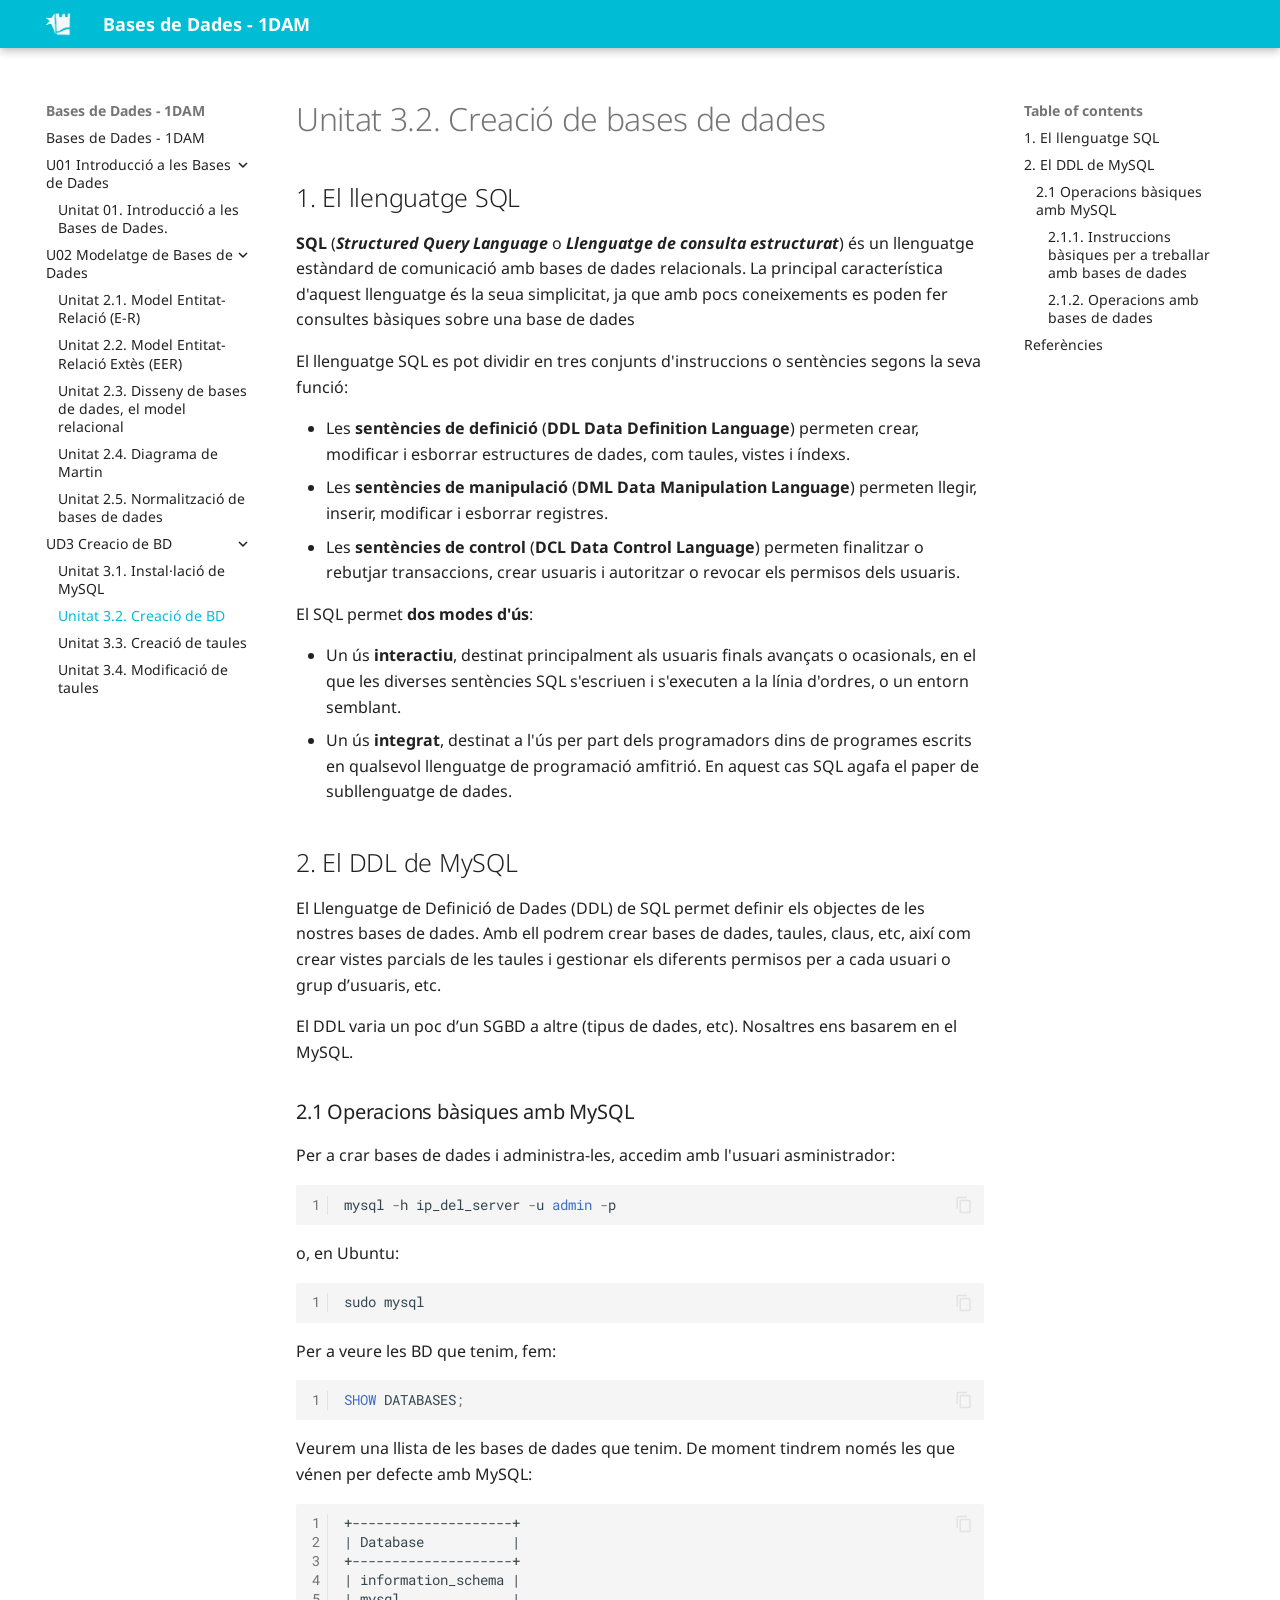
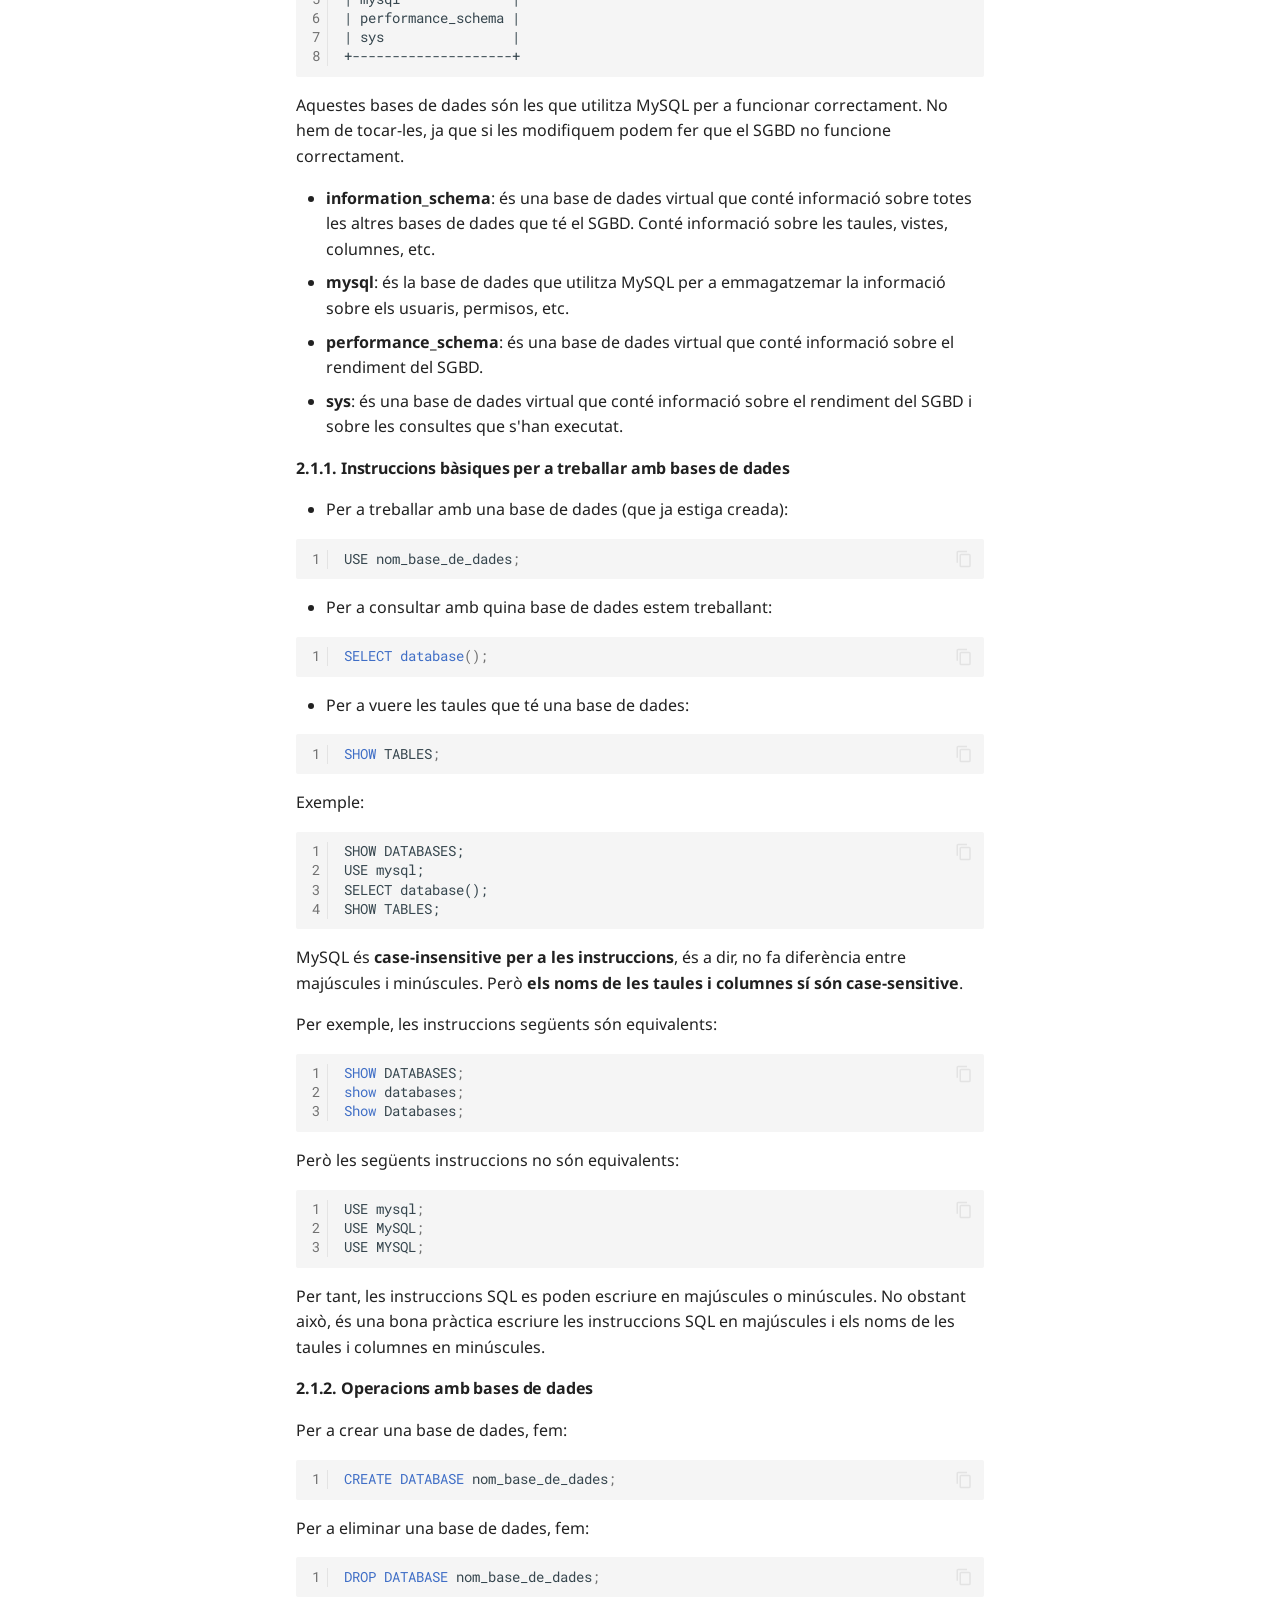
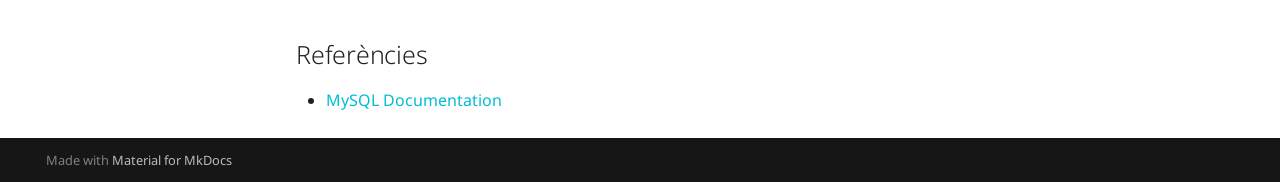
<file: UD3 Creacio de BD/UD3.2/index.html>
<!DOCTYPE html><html lang="en" class="no-js"><head>
    
      <meta charset="utf-8">
      <meta name="viewport" content="width=device-width,initial-scale=1">
      
      
        <meta name="author" content="Ricardo Sánchez">
      
      
      
        <link rel="prev" href="../UD3.1/">
      
      
        <link rel="next" href="../UD3.3/">
      
      
      <link rel="icon" href="../../assets/images/favicon.png">
      <meta name="generator" content="mkdocs-1.5.3, mkdocs-material-9.4.0">
    
    
      
        <title>Unitat 3.2. Creació de BD - Bases de Dades - 1DAM</title>
      
    
    
      <link rel="stylesheet" href="../../assets/stylesheets/main.9f615399.min.css">
      
        
        <link rel="stylesheet" href="../../assets/stylesheets/palette.649f08f9.min.css">
      
      


    
    
      
    
    
      
        
        
        <link rel="preconnect" href="https://fonts.gstatic.com" crossorigin="">
        <link rel="stylesheet" href="https://fonts.googleapis.com/css?family=Noto+Sans:300,300i,400,400i,700,700i%7CRoboto+Mono:400,400i,700,700i&amp;display=fallback">
        <style>:root{--md-text-font:"Noto Sans";--md-code-font:"Roboto Mono"}</style>
      
    
    
      <link rel="stylesheet" href="../../stylesheets/my.css">
    
    <script>__md_scope=new URL("../..",location),__md_hash=e=>[...e].reduce((e,_)=>(e<<5)-e+_.charCodeAt(0),0),__md_get=(e,_=localStorage,t=__md_scope)=>JSON.parse(_.getItem(t.pathname+"."+e)),__md_set=(e,_,t=localStorage,a=__md_scope)=>{try{t.setItem(a.pathname+"."+e,JSON.stringify(_))}catch(e){}}</script>
    
      

    
    
    
  <link href="../../assets/stylesheets/glightbox.min.css" rel="stylesheet"><script src="../../assets/javascripts/glightbox.min.js"></script><style id="glightbox-style">
            html.glightbox-open { overflow: initial; height: 100%; }
            .gslide-title { margin-top: 0px; user-select: text; }
            .gslide-desc { color: #666; user-select: text; }
            .gslide-image img { background: white; }
            .gscrollbar-fixer { padding-right: 15px; }
            .gdesc-inner { font-size: 0.75rem; }
            body[data-md-color-scheme="slate"] .gdesc-inner { background: var(--md-default-bg-color); }
            body[data-md-color-scheme="slate"] .gslide-title { color: var(--md-default-fg-color); }
            body[data-md-color-scheme="slate"] .gslide-desc { color: var(--md-default-fg-color); }
        </style></head>
  
  
    
    
    
    
    
    <body dir="ltr" data-md-color-scheme="default" data-md-color-primary="cyan" data-md-color-accent="amber">
  
    
    
    <input class="md-toggle" data-md-toggle="drawer" type="checkbox" id="__drawer" autocomplete="off">
    <input class="md-toggle" data-md-toggle="search" type="checkbox" id="__search" autocomplete="off">
    <label class="md-overlay" for="__drawer"></label>
    <div data-md-component="skip">
      
        
        <a href="#unitat-32-creacio-de-bases-de-dades" class="md-skip">
          Skip to content
        </a>
      
    </div>
    <div data-md-component="announce">
      
    </div>
    
    
      

  

<header class="md-header md-header--shadow" data-md-component="header">
  <nav class="md-header__inner md-grid" aria-label="Header">
    <a href="../.." title="Bases de Dades - 1DAM" class="md-header__button md-logo" aria-label="Bases de Dades - 1DAM" data-md-component="logo">
      
  <img src="../../stylesheets/logo_me_blanc.png" alt="logo">

    </a>
    <label class="md-header__button md-icon" for="__drawer">
      
      <svg xmlns="http://www.w3.org/2000/svg" viewBox="0 0 24 24"><path d="M3 6h18v2H3V6m0 5h18v2H3v-2m0 5h18v2H3v-2Z"></path></svg>
    </label>
    <div class="md-header__title" data-md-component="header-title">
      <div class="md-header__ellipsis">
        <div class="md-header__topic">
          <span class="md-ellipsis">
            Bases de Dades - 1DAM
          </span>
        </div>
        <div class="md-header__topic" data-md-component="header-topic">
          <span class="md-ellipsis">
            
              Unitat 3.2. Creació de BD
            
          </span>
        </div>
      </div>
    </div>
    
      
    
    
    
    
  </nav>
  
</header>
    
    <div class="md-container" data-md-component="container">
      
      
        
          
        
      
      <main class="md-main" data-md-component="main">
        <div class="md-main__inner md-grid">
          
            
              
              <div class="md-sidebar md-sidebar--primary" data-md-component="sidebar" data-md-type="navigation">
                <div class="md-sidebar__scrollwrap">
                  <div class="md-sidebar__inner">
                    



<nav class="md-nav md-nav--primary" aria-label="Navigation" data-md-level="0">
  <label class="md-nav__title" for="__drawer">
    <a href="../.." title="Bases de Dades - 1DAM" class="md-nav__button md-logo" aria-label="Bases de Dades - 1DAM" data-md-component="logo">
      
  <img src="../../stylesheets/logo_me_blanc.png" alt="logo">

    </a>
    Bases de Dades - 1DAM
  </label>
  
  <ul class="md-nav__list" data-md-scrollfix="">
    
      
      
  
  
  
    <li class="md-nav__item">
      <a href="../.." class="md-nav__link">
        
  
  <span class="md-ellipsis">
    Bases de Dades - 1DAM
  </span>
  

      </a>
    </li>
  

    
      
      
  
  
  
    
    
    
    <li class="md-nav__item md-nav__item--nested">
      
        
        
        
        
          
        
        <input class="md-nav__toggle md-toggle md-toggle--indeterminate" type="checkbox" id="__nav_2">
        
          <label class="md-nav__link" for="__nav_2" id="__nav_2_label" tabindex="0">
            
  
  <span class="md-ellipsis">
    U01 Introducció a les Bases de Dades
  </span>
  

            <span class="md-nav__icon md-icon"></span>
          </label>
        
        <nav class="md-nav" data-md-level="1" aria-labelledby="__nav_2_label" aria-expanded="false">
          <label class="md-nav__title" for="__nav_2">
            <span class="md-nav__icon md-icon"></span>
            U01 Introducció a les Bases de Dades
          </label>
          <ul class="md-nav__list" data-md-scrollfix="">
            
              
                
  
  
  
    <li class="md-nav__item">
      <a href="../../U01%20Introducci%C3%B3%20a%20les%20Bases%20de%20Dades/UD1/" class="md-nav__link">
        
  
  <span class="md-ellipsis">
    Unitat 01. Introducció a les Bases de Dades.
  </span>
  

      </a>
    </li>
  

              
            
          </ul>
        </nav>
      
    </li>
  

    
      
      
  
  
  
    
    
    
    <li class="md-nav__item md-nav__item--nested">
      
        
        
        
        
          
        
        <input class="md-nav__toggle md-toggle md-toggle--indeterminate" type="checkbox" id="__nav_3">
        
          <label class="md-nav__link" for="__nav_3" id="__nav_3_label" tabindex="0">
            
  
  <span class="md-ellipsis">
    U02 Modelatge de Bases de Dades
  </span>
  

            <span class="md-nav__icon md-icon"></span>
          </label>
        
        <nav class="md-nav" data-md-level="1" aria-labelledby="__nav_3_label" aria-expanded="false">
          <label class="md-nav__title" for="__nav_3">
            <span class="md-nav__icon md-icon"></span>
            U02 Modelatge de Bases de Dades
          </label>
          <ul class="md-nav__list" data-md-scrollfix="">
            
              
                
  
  
  
    <li class="md-nav__item">
      <a href="../../U02%20Modelatge%20de%20Bases%20de%20Dades/UD2.1/" class="md-nav__link">
        
  
  <span class="md-ellipsis">
    Unitat 2.1. Model Entitat-Relació (E-R)
  </span>
  

      </a>
    </li>
  

              
            
              
                
  
  
  
    <li class="md-nav__item">
      <a href="../../U02%20Modelatge%20de%20Bases%20de%20Dades/UD2.2/" class="md-nav__link">
        
  
  <span class="md-ellipsis">
    Unitat 2.2. Model Entitat-Relació Extès (EER)
  </span>
  

      </a>
    </li>
  

              
            
              
                
  
  
  
    <li class="md-nav__item">
      <a href="../../U02%20Modelatge%20de%20Bases%20de%20Dades/UD2.3/" class="md-nav__link">
        
  
  <span class="md-ellipsis">
    Unitat 2.3. Disseny de bases de dades, el model relacional
  </span>
  

      </a>
    </li>
  

              
            
              
                
  
  
  
    <li class="md-nav__item">
      <a href="../../U02%20Modelatge%20de%20Bases%20de%20Dades/UD2.4/" class="md-nav__link">
        
  
  <span class="md-ellipsis">
    Unitat 2.4. Diagrama de Martin
  </span>
  

      </a>
    </li>
  

              
            
              
                
  
  
  
    <li class="md-nav__item">
      <a href="../../U02%20Modelatge%20de%20Bases%20de%20Dades/UD2.5/" class="md-nav__link">
        
  
  <span class="md-ellipsis">
    Unitat 2.5. Normalització de bases de dades
  </span>
  

      </a>
    </li>
  

              
            
          </ul>
        </nav>
      
    </li>
  

    
      
      
  
  
    
  
  
    
    
    
    <li class="md-nav__item md-nav__item--active md-nav__item--nested">
      
        
        
        
        
        <input class="md-nav__toggle md-toggle " type="checkbox" id="__nav_4" checked="">
        
          <label class="md-nav__link" for="__nav_4" id="__nav_4_label" tabindex="0">
            
  
  <span class="md-ellipsis">
    UD3 Creacio de BD
  </span>
  

            <span class="md-nav__icon md-icon"></span>
          </label>
        
        <nav class="md-nav" data-md-level="1" aria-labelledby="__nav_4_label" aria-expanded="true">
          <label class="md-nav__title" for="__nav_4">
            <span class="md-nav__icon md-icon"></span>
            UD3 Creacio de BD
          </label>
          <ul class="md-nav__list" data-md-scrollfix="">
            
              
                
  
  
  
    <li class="md-nav__item">
      <a href="../UD3.1/" class="md-nav__link">
        
  
  <span class="md-ellipsis">
    Unitat 3.1. Instal·lació de MySQL
  </span>
  

      </a>
    </li>
  

              
            
              
                
  
  
    
  
  
    <li class="md-nav__item md-nav__item--active">
      
      <input class="md-nav__toggle md-toggle" type="checkbox" id="__toc">
      
      
        
      
      
        <label class="md-nav__link md-nav__link--active" for="__toc">
          
  
  <span class="md-ellipsis">
    Unitat 3.2. Creació de BD
  </span>
  

          <span class="md-nav__icon md-icon"></span>
        </label>
      
      <a href="./" class="md-nav__link md-nav__link--active">
        
  
  <span class="md-ellipsis">
    Unitat 3.2. Creació de BD
  </span>
  

      </a>
      
        

<nav class="md-nav md-nav--secondary" aria-label="Table of contents">
  
  
  
    
  
  
    <label class="md-nav__title" for="__toc">
      <span class="md-nav__icon md-icon"></span>
      Table of contents
    </label>
    <ul class="md-nav__list" data-md-component="toc" data-md-scrollfix="">
      
        <li class="md-nav__item">
  <a href="#1-el-llenguatge-sql" class="md-nav__link">
    1. El llenguatge SQL
  </a>
  
</li>
      
        <li class="md-nav__item">
  <a href="#2-el-ddl-de-mysql" class="md-nav__link">
    2. El DDL de MySQL
  </a>
  
    <nav class="md-nav" aria-label="2. El DDL de MySQL">
      <ul class="md-nav__list">
        
          <li class="md-nav__item">
  <a href="#21-operacions-basiques-amb-mysql" class="md-nav__link">
    2.1 Operacions bàsiques amb MySQL
  </a>
  
    <nav class="md-nav" aria-label="2.1 Operacions bàsiques amb MySQL">
      <ul class="md-nav__list">
        
          <li class="md-nav__item">
  <a href="#211-instruccions-basiques-per-a-treballar-amb-bases-de-dades" class="md-nav__link">
    2.1.1. Instruccions bàsiques per a treballar amb bases de dades
  </a>
  
</li>
        
          <li class="md-nav__item">
  <a href="#212-operacions-amb-bases-de-dades" class="md-nav__link">
    2.1.2. Operacions amb bases de dades
  </a>
  
</li>
        
      </ul>
    </nav>
  
</li>
        
      </ul>
    </nav>
  
</li>
      
        <li class="md-nav__item">
  <a href="#referencies" class="md-nav__link">
    Referències
  </a>
  
</li>
      
    </ul>
  
</nav>
      
    </li>
  

              
            
              
                
  
  
  
    <li class="md-nav__item">
      <a href="../UD3.3/" class="md-nav__link">
        
  
  <span class="md-ellipsis">
    Unitat 3.3. Creació de taules
  </span>
  

      </a>
    </li>
  

              
            
              
                
  
  
  
    <li class="md-nav__item">
      <a href="../UD3.4/" class="md-nav__link">
        
  
  <span class="md-ellipsis">
    Unitat 3.4. Modificació de taules
  </span>
  

      </a>
    </li>
  

              
            
          </ul>
        </nav>
      
    </li>
  

    
  </ul>
</nav>
                  </div>
                </div>
              </div>
            
            
              
              <div class="md-sidebar md-sidebar--secondary" data-md-component="sidebar" data-md-type="toc">
                <div class="md-sidebar__scrollwrap">
                  <div class="md-sidebar__inner">
                    

<nav class="md-nav md-nav--secondary" aria-label="Table of contents">
  
  
  
    
  
  
    <label class="md-nav__title" for="__toc">
      <span class="md-nav__icon md-icon"></span>
      Table of contents
    </label>
    <ul class="md-nav__list" data-md-component="toc" data-md-scrollfix="">
      
        <li class="md-nav__item">
  <a href="#1-el-llenguatge-sql" class="md-nav__link">
    1. El llenguatge SQL
  </a>
  
</li>
      
        <li class="md-nav__item">
  <a href="#2-el-ddl-de-mysql" class="md-nav__link">
    2. El DDL de MySQL
  </a>
  
    <nav class="md-nav" aria-label="2. El DDL de MySQL">
      <ul class="md-nav__list">
        
          <li class="md-nav__item">
  <a href="#21-operacions-basiques-amb-mysql" class="md-nav__link">
    2.1 Operacions bàsiques amb MySQL
  </a>
  
    <nav class="md-nav" aria-label="2.1 Operacions bàsiques amb MySQL">
      <ul class="md-nav__list">
        
          <li class="md-nav__item">
  <a href="#211-instruccions-basiques-per-a-treballar-amb-bases-de-dades" class="md-nav__link">
    2.1.1. Instruccions bàsiques per a treballar amb bases de dades
  </a>
  
</li>
        
          <li class="md-nav__item">
  <a href="#212-operacions-amb-bases-de-dades" class="md-nav__link">
    2.1.2. Operacions amb bases de dades
  </a>
  
</li>
        
      </ul>
    </nav>
  
</li>
        
      </ul>
    </nav>
  
</li>
      
        <li class="md-nav__item">
  <a href="#referencies" class="md-nav__link">
    Referències
  </a>
  
</li>
      
    </ul>
  
</nav>
                  </div>
                </div>
              </div>
            
          
          
            <div class="md-content" data-md-component="content">
              <article class="md-content__inner md-typeset">
                
                  


<h1 id="unitat-32-creacio-de-bases-de-dades">Unitat 3.2. Creació de bases de dades</h1>
<h2 id="1-el-llenguatge-sql">1. El llenguatge SQL</h2>
<p><strong>SQL</strong> (<strong><em>Structured Query Language</em></strong> o <strong><em>Llenguatge de consulta estructurat</em></strong>) és un llenguatge estàndard de comunicació amb bases de dades relacionals. La principal característica d'aquest llenguatge és la seua simplicitat, ja que amb pocs coneixements es poden fer consultes bàsiques sobre una base de dades</p>
<p>El llenguatge SQL es pot dividir en tres conjunts d'instruccions o sentències segons la seva funció:</p>
<ul>
<li>Les <strong>sentències de definició</strong> (<strong>DDL Data Definition Language</strong>) permeten crear, modificar i esborrar estructures de dades, com taules, vistes i índexs.</li>
<li>Les <strong>sentències de manipulació</strong> (<strong>DML Data Manipulation Language</strong>) permeten llegir, inserir, modificar i esborrar registres.</li>
<li>Les <strong>sentències de control</strong> (<strong>DCL Data Control Language</strong>) permeten finalitzar o rebutjar transaccions, crear usuaris i autoritzar o revocar els permisos dels usuaris.</li>
</ul>
<p>El SQL permet <strong>dos modes d'ús</strong>:</p>
<ul>
<li>Un ús <strong>interactiu</strong>, destinat principalment als usuaris finals avançats o ocasionals, en el que les diverses sentències SQL s'escriuen i s'executen a la línia d'ordres, o un entorn semblant.</li>
<li>Un ús <strong>integrat</strong>, destinat a l'ús per part dels programadors dins de programes escrits en qualsevol llenguatge de programació amfitrió. En aquest cas SQL agafa el paper de subllenguatge de dades.</li>
</ul>
<h2 id="2-el-ddl-de-mysql">2. El DDL de MySQL</h2>
<p>El Llenguatge de Definició de Dades (DDL) de SQL permet definir els objectes de les nostres bases de dades. Amb ell podrem crear bases de dades, taules, claus, etc, així com crear vistes parcials de les taules i gestionar els diferents permisos per a cada usuari o grup d’usuaris, etc.</p>
<p>El DDL varia un poc d’un SGBD a altre (tipus de dades, etc). Nosaltres ens basarem en el MySQL.</p>
<h3 id="21-operacions-basiques-amb-mysql">2.1 Operacions bàsiques amb MySQL</h3>
<p>Per a crar bases de dades i administra-les, accedim amb l'usuari asministrador:</p>
<div class="highlight"><table class="highlighttable"><tbody><tr><td class="linenos"><div class="linenodiv"><pre><span></span><span class="normal">1</span></pre></div></td><td class="code"><div><pre><span></span><code><span class="n">mysql</span><span class="w"> </span><span class="o">-</span><span class="n">h</span><span class="w"> </span><span class="n">ip_del_server</span><span class="w"> </span><span class="o">-</span><span class="n">u</span><span class="w"> </span><span class="k">admin</span><span class="w"> </span><span class="o">-</span><span class="n">p</span>
</code></pre></div></td></tr></tbody></table></div>
<p>o, en Ubuntu:</p>
<div class="highlight"><table class="highlighttable"><tbody><tr><td class="linenos"><div class="linenodiv"><pre><span></span><span class="normal">1</span></pre></div></td><td class="code"><div><pre><span></span><code>sudo<span class="w"> </span>mysql
</code></pre></div></td></tr></tbody></table></div>
<p>Per a veure les BD que tenim, fem:</p>
<div class="highlight"><table class="highlighttable"><tbody><tr><td class="linenos"><div class="linenodiv"><pre><span></span><span class="normal">1</span></pre></div></td><td class="code"><div><pre><span></span><code><span class="k">SHOW</span><span class="w"> </span><span class="n">DATABASES</span><span class="p">;</span>
</code></pre></div></td></tr></tbody></table></div>
<p>Veurem una llista de les bases de dades que tenim. De moment tindrem només les que vénen per defecte amb MySQL:</p>
<div class="highlight"><table class="highlighttable"><tbody><tr><td class="linenos"><div class="linenodiv"><pre><span></span><span class="normal">1</span>
<span class="normal">2</span>
<span class="normal">3</span>
<span class="normal">4</span>
<span class="normal">5</span>
<span class="normal">6</span>
<span class="normal">7</span>
<span class="normal">8</span></pre></div></td><td class="code"><div><pre><span></span><code>+--------------------+
| Database           |
+--------------------+
| information_schema |
| mysql              |
| performance_schema |
| sys                |
+--------------------+
</code></pre></div></td></tr></tbody></table></div>
<p>Aquestes bases de dades són les que utilitza MySQL per a funcionar correctament. No hem de tocar-les, ja que si les modifiquem podem fer que el SGBD no funcione correctament.</p>
<ul>
<li><strong>information_schema</strong>: és una base de dades virtual que conté informació sobre totes les altres bases de dades que té el SGBD. Conté informació sobre les taules, vistes, columnes, etc.</li>
<li><strong>mysql</strong>: és la base de dades que utilitza MySQL per a emmagatzemar la informació sobre els usuaris, permisos, etc.</li>
<li><strong>performance_schema</strong>: és una base de dades virtual que conté informació sobre el rendiment del SGBD.</li>
<li><strong>sys</strong>: és una base de dades virtual que conté informació sobre el rendiment del SGBD i sobre les consultes que s'han executat.</li>
</ul>
<h4 id="211-instruccions-basiques-per-a-treballar-amb-bases-de-dades">2.1.1. Instruccions bàsiques per a treballar amb bases de dades</h4>
<ul>
<li>Per a treballar amb una base de dades (que ja estiga creada):</li>
</ul>
<div class="highlight"><table class="highlighttable"><tbody><tr><td class="linenos"><div class="linenodiv"><pre><span></span><span class="normal">1</span></pre></div></td><td class="code"><div><pre><span></span><code><span class="n">USE</span><span class="w"> </span><span class="n">nom_base_de_dades</span><span class="p">;</span>
</code></pre></div></td></tr></tbody></table></div>
<ul>
<li>Per a consultar amb quina base de dades estem treballant:</li>
</ul>
<div class="highlight"><table class="highlighttable"><tbody><tr><td class="linenos"><div class="linenodiv"><pre><span></span><span class="normal">1</span></pre></div></td><td class="code"><div><pre><span></span><code><span class="k">SELECT</span><span class="w"> </span><span class="k">database</span><span class="p">();</span>
</code></pre></div></td></tr></tbody></table></div>
<ul>
<li>Per a vuere les taules que té una base de dades:</li>
</ul>
<div class="highlight"><table class="highlighttable"><tbody><tr><td class="linenos"><div class="linenodiv"><pre><span></span><span class="normal">1</span></pre></div></td><td class="code"><div><pre><span></span><code><span class="k">SHOW</span><span class="w"> </span><span class="n">TABLES</span><span class="p">;</span>
</code></pre></div></td></tr></tbody></table></div>
<p>Exemple:</p>
<div class="highlight"><table class="highlighttable"><tbody><tr><td class="linenos"><div class="linenodiv"><pre><span></span><span class="normal">1</span>
<span class="normal">2</span>
<span class="normal">3</span>
<span class="normal">4</span></pre></div></td><td class="code"><div><pre><span></span><code>SHOW DATABASES;
USE mysql;
SELECT database();
SHOW TABLES;
</code></pre></div></td></tr></tbody></table></div>
<p>MySQL és <strong>case-insensitive per a les instruccions</strong>, és a dir, no fa diferència entre majúscules i minúscules. Però <strong>els noms de les taules i columnes sí són case-sensitive</strong>.</p>
<p>Per exemple, les instruccions següents són equivalents:</p>
<div class="highlight"><table class="highlighttable"><tbody><tr><td class="linenos"><div class="linenodiv"><pre><span></span><span class="normal">1</span>
<span class="normal">2</span>
<span class="normal">3</span></pre></div></td><td class="code"><div><pre><span></span><code><span class="k">SHOW</span><span class="w"> </span><span class="n">DATABASES</span><span class="p">;</span>
<span class="k">show</span><span class="w"> </span><span class="n">databases</span><span class="p">;</span>
<span class="k">Show</span><span class="w"> </span><span class="n">Databases</span><span class="p">;</span>
</code></pre></div></td></tr></tbody></table></div>
<p>Però les següents instruccions no són equivalents:</p>
<div class="highlight"><table class="highlighttable"><tbody><tr><td class="linenos"><div class="linenodiv"><pre><span></span><span class="normal">1</span>
<span class="normal">2</span>
<span class="normal">3</span></pre></div></td><td class="code"><div><pre><span></span><code><span class="n">USE</span><span class="w"> </span><span class="n">mysql</span><span class="p">;</span>
<span class="n">USE</span><span class="w"> </span><span class="n">MySQL</span><span class="p">;</span>
<span class="n">USE</span><span class="w"> </span><span class="n">MYSQL</span><span class="p">;</span>
</code></pre></div></td></tr></tbody></table></div>
<p>Per tant, les instruccions SQL es poden escriure en majúscules o minúscules. No obstant això, és una bona pràctica escriure les instruccions SQL en majúscules i els noms de les taules i columnes en minúscules.</p>
<h4 id="212-operacions-amb-bases-de-dades">2.1.2. Operacions amb bases de dades</h4>
<p>Per a crear una base de dades, fem:</p>
<div class="highlight"><table class="highlighttable"><tbody><tr><td class="linenos"><div class="linenodiv"><pre><span></span><span class="normal">1</span></pre></div></td><td class="code"><div><pre><span></span><code><span class="k">CREATE</span><span class="w"> </span><span class="k">DATABASE</span><span class="w"> </span><span class="n">nom_base_de_dades</span><span class="p">;</span>
</code></pre></div></td></tr></tbody></table></div>
<p>Per a eliminar una base de dades, fem:</p>
<div class="highlight"><table class="highlighttable"><tbody><tr><td class="linenos"><div class="linenodiv"><pre><span></span><span class="normal">1</span></pre></div></td><td class="code"><div><pre><span></span><code><span class="k">DROP</span><span class="w"> </span><span class="k">DATABASE</span><span class="w"> </span><span class="n">nom_base_de_dades</span><span class="p">;</span>
</code></pre></div></td></tr></tbody></table></div>
<h2 id="referencies">Referències</h2>
<ul>
<li><a href="https://dev.mysql.com/doc/refman/8.4/en/">MySQL Documentation</a></li>
</ul>





                
              </article>
            </div>
          
          
        </div>
        
      </main>
      
        <footer class="md-footer">
  
  <div class="md-footer-meta md-typeset">
    <div class="md-footer-meta__inner md-grid">
      <div class="md-copyright">
  
  
    Made with
    <a href="https://squidfunk.github.io/mkdocs-material/" target="_blank" rel="noopener">
      Material for MkDocs
    </a>
  
</div>
      
    </div>
  </div>
</footer>
      
    </div>
    <div class="md-dialog" data-md-component="dialog">
      <div class="md-dialog__inner md-typeset"></div>
    </div>
    
    <script id="__config" type="application/json">{"base": "../..", "features": ["navigation.instant", "navigation.expand", "content.code.copy"], "search": "../../assets/javascripts/workers/search.a264c092.min.js", "translations": {"clipboard.copied": "Copied to clipboard", "clipboard.copy": "Copy to clipboard", "search.result.more.one": "1 more on this page", "search.result.more.other": "# more on this page", "search.result.none": "No matching documents", "search.result.one": "1 matching document", "search.result.other": "# matching documents", "search.result.placeholder": "Type to start searching", "search.result.term.missing": "Missing", "select.version": "Select version"}}</script>
    
    
      <script src="../../assets/javascripts/bundle.4e0fa4ba.min.js"></script>
      
    
  
<script id="init-glightbox">const lightbox = GLightbox({"touchNavigation": true, "loop": false, "zoomable": true, "draggable": true, "openEffect": "zoom", "closeEffect": "zoom", "slideEffect": "slide"});
document$.subscribe(()=>{ lightbox.reload(); });
</script></body></html>
</file>
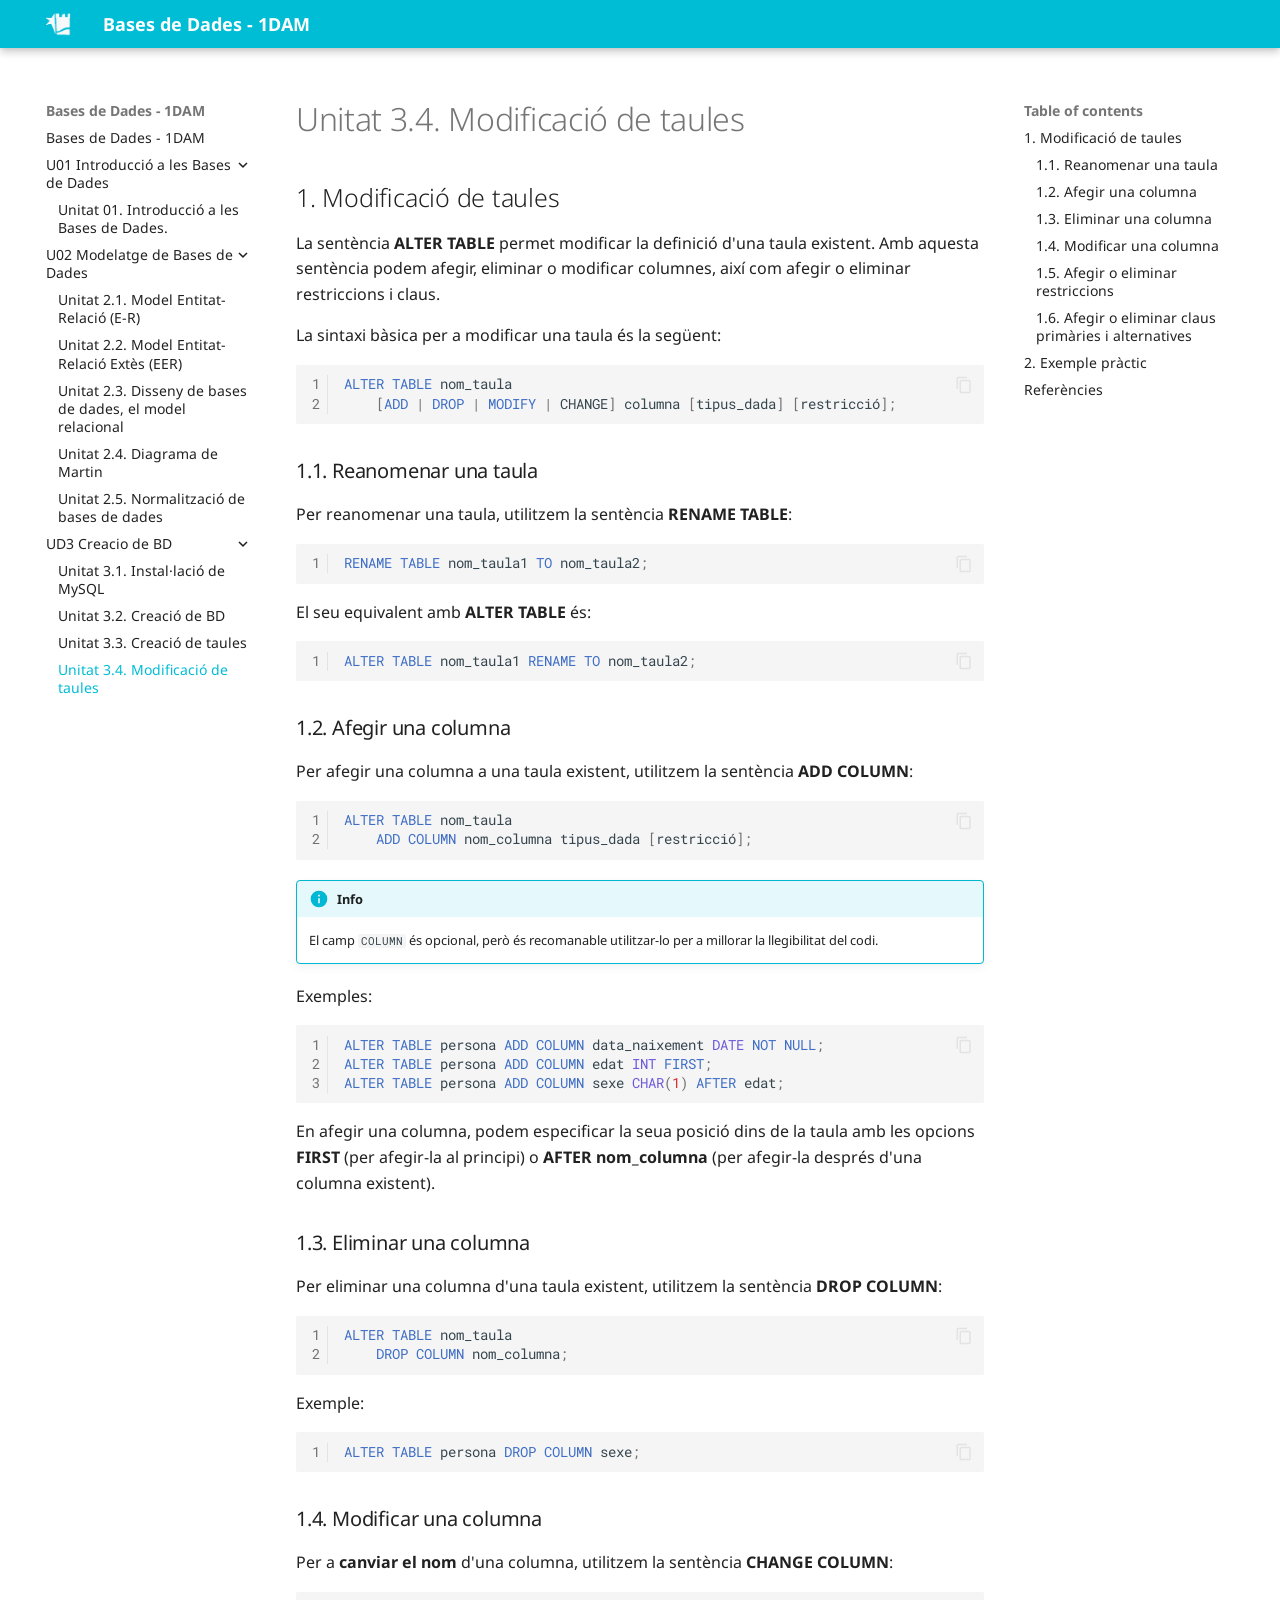
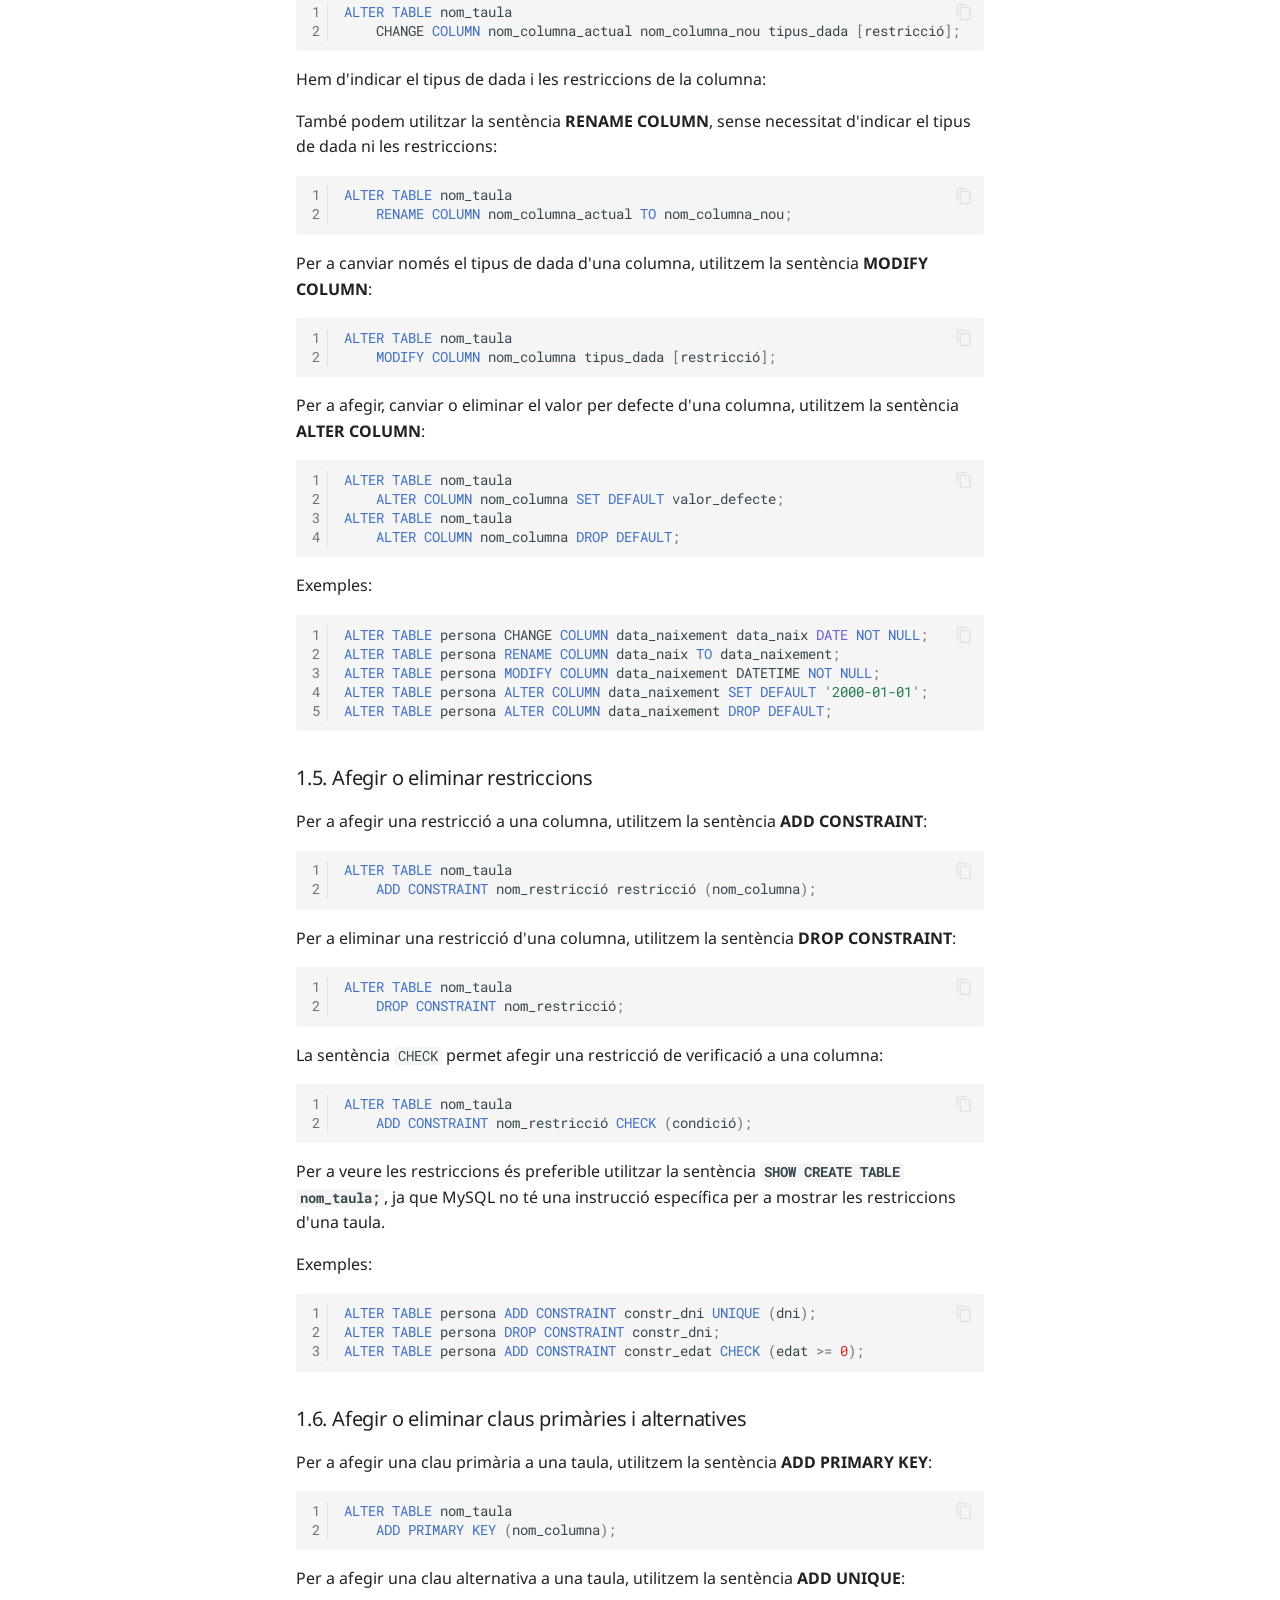
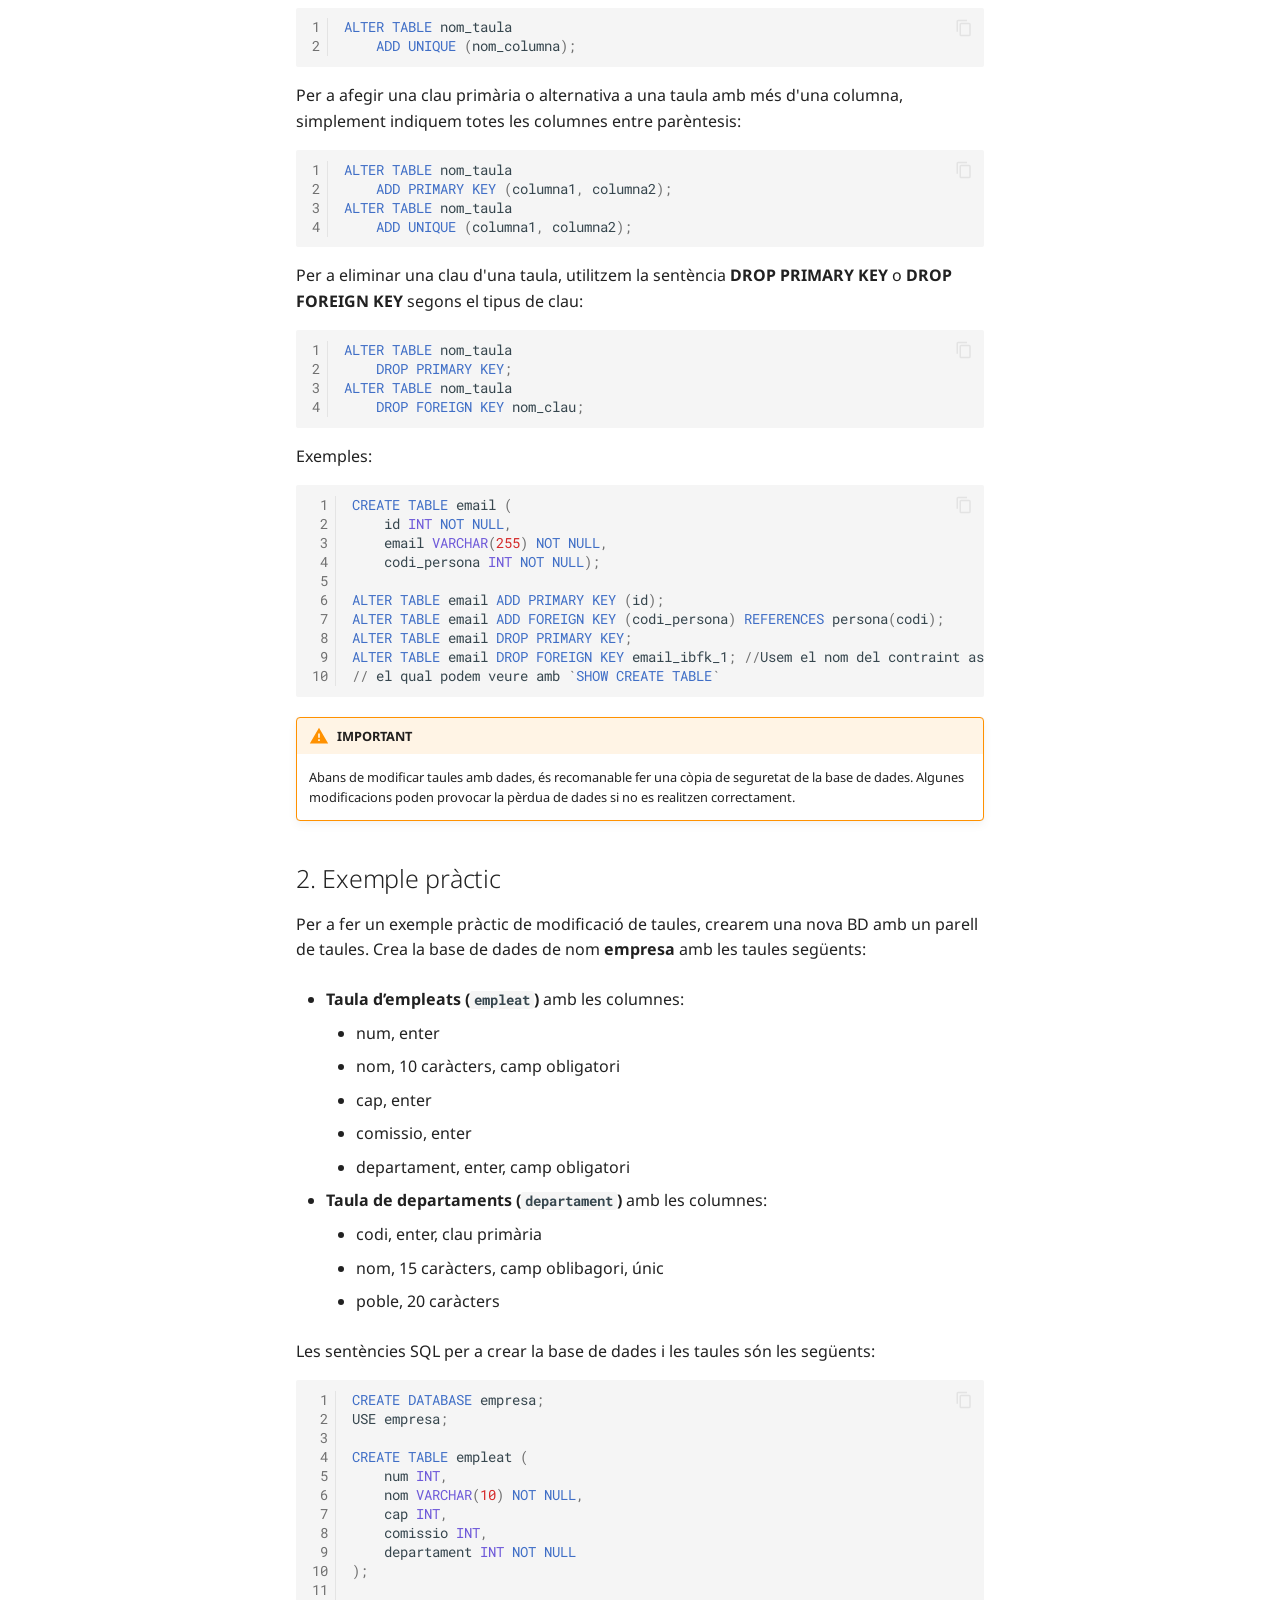
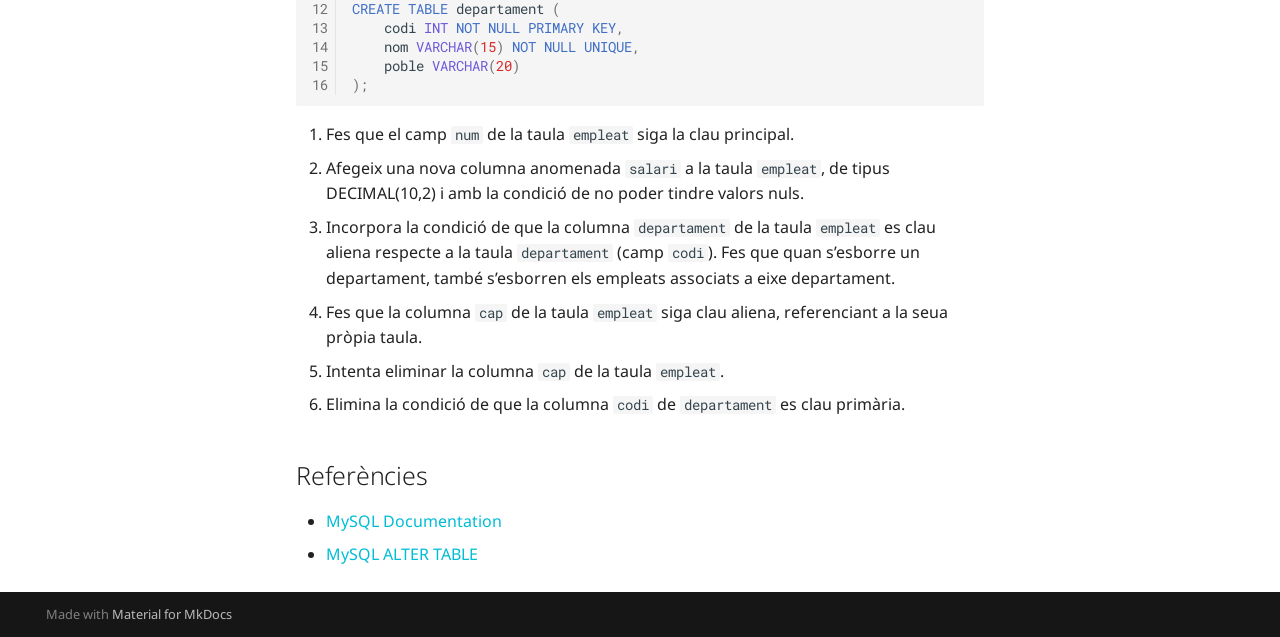
<file: UD3 Creacio de BD/UD3.4/index.html>
<!DOCTYPE html><html lang="en" class="no-js"><head>
    
      <meta charset="utf-8">
      <meta name="viewport" content="width=device-width,initial-scale=1">
      
      
        <meta name="author" content="Ricardo Sánchez">
      
      
      
        <link rel="prev" href="../UD3.3/">
      
      
      
      <link rel="icon" href="../../assets/images/favicon.png">
      <meta name="generator" content="mkdocs-1.5.3, mkdocs-material-9.4.0">
    
    
      
        <title>Unitat 3.4. Modificació de taules - Bases de Dades - 1DAM</title>
      
    
    
      <link rel="stylesheet" href="../../assets/stylesheets/main.9f615399.min.css">
      
        
        <link rel="stylesheet" href="../../assets/stylesheets/palette.649f08f9.min.css">
      
      


    
    
      
    
    
      
        
        
        <link rel="preconnect" href="https://fonts.gstatic.com" crossorigin="">
        <link rel="stylesheet" href="https://fonts.googleapis.com/css?family=Noto+Sans:300,300i,400,400i,700,700i%7CRoboto+Mono:400,400i,700,700i&amp;display=fallback">
        <style>:root{--md-text-font:"Noto Sans";--md-code-font:"Roboto Mono"}</style>
      
    
    
      <link rel="stylesheet" href="../../stylesheets/my.css">
    
    <script>__md_scope=new URL("../..",location),__md_hash=e=>[...e].reduce((e,_)=>(e<<5)-e+_.charCodeAt(0),0),__md_get=(e,_=localStorage,t=__md_scope)=>JSON.parse(_.getItem(t.pathname+"."+e)),__md_set=(e,_,t=localStorage,a=__md_scope)=>{try{t.setItem(a.pathname+"."+e,JSON.stringify(_))}catch(e){}}</script>
    
      

    
    
    
  <link href="../../assets/stylesheets/glightbox.min.css" rel="stylesheet"><script src="../../assets/javascripts/glightbox.min.js"></script><style id="glightbox-style">
            html.glightbox-open { overflow: initial; height: 100%; }
            .gslide-title { margin-top: 0px; user-select: text; }
            .gslide-desc { color: #666; user-select: text; }
            .gslide-image img { background: white; }
            .gscrollbar-fixer { padding-right: 15px; }
            .gdesc-inner { font-size: 0.75rem; }
            body[data-md-color-scheme="slate"] .gdesc-inner { background: var(--md-default-bg-color); }
            body[data-md-color-scheme="slate"] .gslide-title { color: var(--md-default-fg-color); }
            body[data-md-color-scheme="slate"] .gslide-desc { color: var(--md-default-fg-color); }
        </style></head>
  
  
    
    
    
    
    
    <body dir="ltr" data-md-color-scheme="default" data-md-color-primary="cyan" data-md-color-accent="amber">
  
    
    
    <input class="md-toggle" data-md-toggle="drawer" type="checkbox" id="__drawer" autocomplete="off">
    <input class="md-toggle" data-md-toggle="search" type="checkbox" id="__search" autocomplete="off">
    <label class="md-overlay" for="__drawer"></label>
    <div data-md-component="skip">
      
        
        <a href="#unitat-34-modificacio-de-taules" class="md-skip">
          Skip to content
        </a>
      
    </div>
    <div data-md-component="announce">
      
    </div>
    
    
      

  

<header class="md-header md-header--shadow" data-md-component="header">
  <nav class="md-header__inner md-grid" aria-label="Header">
    <a href="../.." title="Bases de Dades - 1DAM" class="md-header__button md-logo" aria-label="Bases de Dades - 1DAM" data-md-component="logo">
      
  <img src="../../stylesheets/logo_me_blanc.png" alt="logo">

    </a>
    <label class="md-header__button md-icon" for="__drawer">
      
      <svg xmlns="http://www.w3.org/2000/svg" viewBox="0 0 24 24"><path d="M3 6h18v2H3V6m0 5h18v2H3v-2m0 5h18v2H3v-2Z"></path></svg>
    </label>
    <div class="md-header__title" data-md-component="header-title">
      <div class="md-header__ellipsis">
        <div class="md-header__topic">
          <span class="md-ellipsis">
            Bases de Dades - 1DAM
          </span>
        </div>
        <div class="md-header__topic" data-md-component="header-topic">
          <span class="md-ellipsis">
            
              Unitat 3.4. Modificació de taules
            
          </span>
        </div>
      </div>
    </div>
    
      
    
    
    
    
  </nav>
  
</header>
    
    <div class="md-container" data-md-component="container">
      
      
        
          
        
      
      <main class="md-main" data-md-component="main">
        <div class="md-main__inner md-grid">
          
            
              
              <div class="md-sidebar md-sidebar--primary" data-md-component="sidebar" data-md-type="navigation">
                <div class="md-sidebar__scrollwrap">
                  <div class="md-sidebar__inner">
                    



<nav class="md-nav md-nav--primary" aria-label="Navigation" data-md-level="0">
  <label class="md-nav__title" for="__drawer">
    <a href="../.." title="Bases de Dades - 1DAM" class="md-nav__button md-logo" aria-label="Bases de Dades - 1DAM" data-md-component="logo">
      
  <img src="../../stylesheets/logo_me_blanc.png" alt="logo">

    </a>
    Bases de Dades - 1DAM
  </label>
  
  <ul class="md-nav__list" data-md-scrollfix="">
    
      
      
  
  
  
    <li class="md-nav__item">
      <a href="../.." class="md-nav__link">
        
  
  <span class="md-ellipsis">
    Bases de Dades - 1DAM
  </span>
  

      </a>
    </li>
  

    
      
      
  
  
  
    
    
    
    <li class="md-nav__item md-nav__item--nested">
      
        
        
        
        
          
        
        <input class="md-nav__toggle md-toggle md-toggle--indeterminate" type="checkbox" id="__nav_2">
        
          <label class="md-nav__link" for="__nav_2" id="__nav_2_label" tabindex="0">
            
  
  <span class="md-ellipsis">
    U01 Introducció a les Bases de Dades
  </span>
  

            <span class="md-nav__icon md-icon"></span>
          </label>
        
        <nav class="md-nav" data-md-level="1" aria-labelledby="__nav_2_label" aria-expanded="false">
          <label class="md-nav__title" for="__nav_2">
            <span class="md-nav__icon md-icon"></span>
            U01 Introducció a les Bases de Dades
          </label>
          <ul class="md-nav__list" data-md-scrollfix="">
            
              
                
  
  
  
    <li class="md-nav__item">
      <a href="../../U01%20Introducci%C3%B3%20a%20les%20Bases%20de%20Dades/UD1/" class="md-nav__link">
        
  
  <span class="md-ellipsis">
    Unitat 01. Introducció a les Bases de Dades.
  </span>
  

      </a>
    </li>
  

              
            
          </ul>
        </nav>
      
    </li>
  

    
      
      
  
  
  
    
    
    
    <li class="md-nav__item md-nav__item--nested">
      
        
        
        
        
          
        
        <input class="md-nav__toggle md-toggle md-toggle--indeterminate" type="checkbox" id="__nav_3">
        
          <label class="md-nav__link" for="__nav_3" id="__nav_3_label" tabindex="0">
            
  
  <span class="md-ellipsis">
    U02 Modelatge de Bases de Dades
  </span>
  

            <span class="md-nav__icon md-icon"></span>
          </label>
        
        <nav class="md-nav" data-md-level="1" aria-labelledby="__nav_3_label" aria-expanded="false">
          <label class="md-nav__title" for="__nav_3">
            <span class="md-nav__icon md-icon"></span>
            U02 Modelatge de Bases de Dades
          </label>
          <ul class="md-nav__list" data-md-scrollfix="">
            
              
                
  
  
  
    <li class="md-nav__item">
      <a href="../../U02%20Modelatge%20de%20Bases%20de%20Dades/UD2.1/" class="md-nav__link">
        
  
  <span class="md-ellipsis">
    Unitat 2.1. Model Entitat-Relació (E-R)
  </span>
  

      </a>
    </li>
  

              
            
              
                
  
  
  
    <li class="md-nav__item">
      <a href="../../U02%20Modelatge%20de%20Bases%20de%20Dades/UD2.2/" class="md-nav__link">
        
  
  <span class="md-ellipsis">
    Unitat 2.2. Model Entitat-Relació Extès (EER)
  </span>
  

      </a>
    </li>
  

              
            
              
                
  
  
  
    <li class="md-nav__item">
      <a href="../../U02%20Modelatge%20de%20Bases%20de%20Dades/UD2.3/" class="md-nav__link">
        
  
  <span class="md-ellipsis">
    Unitat 2.3. Disseny de bases de dades, el model relacional
  </span>
  

      </a>
    </li>
  

              
            
              
                
  
  
  
    <li class="md-nav__item">
      <a href="../../U02%20Modelatge%20de%20Bases%20de%20Dades/UD2.4/" class="md-nav__link">
        
  
  <span class="md-ellipsis">
    Unitat 2.4. Diagrama de Martin
  </span>
  

      </a>
    </li>
  

              
            
              
                
  
  
  
    <li class="md-nav__item">
      <a href="../../U02%20Modelatge%20de%20Bases%20de%20Dades/UD2.5/" class="md-nav__link">
        
  
  <span class="md-ellipsis">
    Unitat 2.5. Normalització de bases de dades
  </span>
  

      </a>
    </li>
  

              
            
          </ul>
        </nav>
      
    </li>
  

    
      
      
  
  
    
  
  
    
    
    
    <li class="md-nav__item md-nav__item--active md-nav__item--nested">
      
        
        
        
        
        <input class="md-nav__toggle md-toggle " type="checkbox" id="__nav_4" checked="">
        
          <label class="md-nav__link" for="__nav_4" id="__nav_4_label" tabindex="0">
            
  
  <span class="md-ellipsis">
    UD3 Creacio de BD
  </span>
  

            <span class="md-nav__icon md-icon"></span>
          </label>
        
        <nav class="md-nav" data-md-level="1" aria-labelledby="__nav_4_label" aria-expanded="true">
          <label class="md-nav__title" for="__nav_4">
            <span class="md-nav__icon md-icon"></span>
            UD3 Creacio de BD
          </label>
          <ul class="md-nav__list" data-md-scrollfix="">
            
              
                
  
  
  
    <li class="md-nav__item">
      <a href="../UD3.1/" class="md-nav__link">
        
  
  <span class="md-ellipsis">
    Unitat 3.1. Instal·lació de MySQL
  </span>
  

      </a>
    </li>
  

              
            
              
                
  
  
  
    <li class="md-nav__item">
      <a href="../UD3.2/" class="md-nav__link">
        
  
  <span class="md-ellipsis">
    Unitat 3.2. Creació de BD
  </span>
  

      </a>
    </li>
  

              
            
              
                
  
  
  
    <li class="md-nav__item">
      <a href="../UD3.3/" class="md-nav__link">
        
  
  <span class="md-ellipsis">
    Unitat 3.3. Creació de taules
  </span>
  

      </a>
    </li>
  

              
            
              
                
  
  
    
  
  
    <li class="md-nav__item md-nav__item--active">
      
      <input class="md-nav__toggle md-toggle" type="checkbox" id="__toc">
      
      
        
      
      
        <label class="md-nav__link md-nav__link--active" for="__toc">
          
  
  <span class="md-ellipsis">
    Unitat 3.4. Modificació de taules
  </span>
  

          <span class="md-nav__icon md-icon"></span>
        </label>
      
      <a href="./" class="md-nav__link md-nav__link--active">
        
  
  <span class="md-ellipsis">
    Unitat 3.4. Modificació de taules
  </span>
  

      </a>
      
        

<nav class="md-nav md-nav--secondary" aria-label="Table of contents">
  
  
  
    
  
  
    <label class="md-nav__title" for="__toc">
      <span class="md-nav__icon md-icon"></span>
      Table of contents
    </label>
    <ul class="md-nav__list" data-md-component="toc" data-md-scrollfix="">
      
        <li class="md-nav__item">
  <a href="#1-modificacio-de-taules" class="md-nav__link">
    1. Modificació de taules
  </a>
  
    <nav class="md-nav" aria-label="1. Modificació de taules">
      <ul class="md-nav__list">
        
          <li class="md-nav__item">
  <a href="#11-reanomenar-una-taula" class="md-nav__link">
    1.1. Reanomenar una taula
  </a>
  
</li>
        
          <li class="md-nav__item">
  <a href="#12-afegir-una-columna" class="md-nav__link">
    1.2. Afegir una columna
  </a>
  
</li>
        
          <li class="md-nav__item">
  <a href="#13-eliminar-una-columna" class="md-nav__link">
    1.3. Eliminar una columna
  </a>
  
</li>
        
          <li class="md-nav__item">
  <a href="#14-modificar-una-columna" class="md-nav__link">
    1.4. Modificar una columna
  </a>
  
</li>
        
          <li class="md-nav__item">
  <a href="#15-afegir-o-eliminar-restriccions" class="md-nav__link">
    1.5. Afegir o eliminar restriccions
  </a>
  
</li>
        
          <li class="md-nav__item">
  <a href="#16-afegir-o-eliminar-claus-primaries-i-alternatives" class="md-nav__link">
    1.6. Afegir o eliminar claus primàries i alternatives
  </a>
  
</li>
        
      </ul>
    </nav>
  
</li>
      
        <li class="md-nav__item">
  <a href="#2-exemple-practic" class="md-nav__link">
    2. Exemple pràctic
  </a>
  
</li>
      
        <li class="md-nav__item">
  <a href="#referencies" class="md-nav__link">
    Referències
  </a>
  
</li>
      
    </ul>
  
</nav>
      
    </li>
  

              
            
          </ul>
        </nav>
      
    </li>
  

    
  </ul>
</nav>
                  </div>
                </div>
              </div>
            
            
              
              <div class="md-sidebar md-sidebar--secondary" data-md-component="sidebar" data-md-type="toc">
                <div class="md-sidebar__scrollwrap">
                  <div class="md-sidebar__inner">
                    

<nav class="md-nav md-nav--secondary" aria-label="Table of contents">
  
  
  
    
  
  
    <label class="md-nav__title" for="__toc">
      <span class="md-nav__icon md-icon"></span>
      Table of contents
    </label>
    <ul class="md-nav__list" data-md-component="toc" data-md-scrollfix="">
      
        <li class="md-nav__item">
  <a href="#1-modificacio-de-taules" class="md-nav__link">
    1. Modificació de taules
  </a>
  
    <nav class="md-nav" aria-label="1. Modificació de taules">
      <ul class="md-nav__list">
        
          <li class="md-nav__item">
  <a href="#11-reanomenar-una-taula" class="md-nav__link">
    1.1. Reanomenar una taula
  </a>
  
</li>
        
          <li class="md-nav__item">
  <a href="#12-afegir-una-columna" class="md-nav__link">
    1.2. Afegir una columna
  </a>
  
</li>
        
          <li class="md-nav__item">
  <a href="#13-eliminar-una-columna" class="md-nav__link">
    1.3. Eliminar una columna
  </a>
  
</li>
        
          <li class="md-nav__item">
  <a href="#14-modificar-una-columna" class="md-nav__link">
    1.4. Modificar una columna
  </a>
  
</li>
        
          <li class="md-nav__item">
  <a href="#15-afegir-o-eliminar-restriccions" class="md-nav__link">
    1.5. Afegir o eliminar restriccions
  </a>
  
</li>
        
          <li class="md-nav__item">
  <a href="#16-afegir-o-eliminar-claus-primaries-i-alternatives" class="md-nav__link">
    1.6. Afegir o eliminar claus primàries i alternatives
  </a>
  
</li>
        
      </ul>
    </nav>
  
</li>
      
        <li class="md-nav__item">
  <a href="#2-exemple-practic" class="md-nav__link">
    2. Exemple pràctic
  </a>
  
</li>
      
        <li class="md-nav__item">
  <a href="#referencies" class="md-nav__link">
    Referències
  </a>
  
</li>
      
    </ul>
  
</nav>
                  </div>
                </div>
              </div>
            
          
          
            <div class="md-content" data-md-component="content">
              <article class="md-content__inner md-typeset">
                
                  


<h1 id="unitat-34-modificacio-de-taules">Unitat 3.4. Modificació de taules</h1>
<h2 id="1-modificacio-de-taules">1. Modificació de taules</h2>
<p>La sentència <strong>ALTER TABLE</strong> permet modificar la definició d'una taula existent. Amb aquesta sentència podem afegir, eliminar o modificar columnes, així com afegir o eliminar restriccions i claus.</p>
<p>La sintaxi bàsica per a modificar una taula és la següent:</p>
<div class="highlight"><table class="highlighttable"><tbody><tr><td class="linenos"><div class="linenodiv"><pre><span></span><span class="normal">1</span>
<span class="normal">2</span></pre></div></td><td class="code"><div><pre><span></span><code><span class="k">ALTER</span><span class="w"> </span><span class="k">TABLE</span><span class="w"> </span><span class="n">nom_taula</span>
<span class="w">    </span><span class="p">[</span><span class="k">ADD</span><span class="w"> </span><span class="o">|</span><span class="w"> </span><span class="k">DROP</span><span class="w"> </span><span class="o">|</span><span class="w"> </span><span class="k">MODIFY</span><span class="w"> </span><span class="o">|</span><span class="w"> </span><span class="n">CHANGE</span><span class="p">]</span><span class="w"> </span><span class="n">columna</span><span class="w"> </span><span class="p">[</span><span class="n">tipus_dada</span><span class="p">]</span><span class="w"> </span><span class="p">[</span><span class="n">restricció</span><span class="p">];</span>
</code></pre></div></td></tr></tbody></table></div>
<h3 id="11-reanomenar-una-taula">1.1. Reanomenar una taula</h3>
<p>Per reanomenar una taula, utilitzem la sentència <strong>RENAME TABLE</strong>:</p>
<div class="highlight"><table class="highlighttable"><tbody><tr><td class="linenos"><div class="linenodiv"><pre><span></span><span class="normal">1</span></pre></div></td><td class="code"><div><pre><span></span><code><span class="k">RENAME</span><span class="w"> </span><span class="k">TABLE</span><span class="w"> </span><span class="n">nom_taula1</span><span class="w"> </span><span class="k">TO</span><span class="w"> </span><span class="n">nom_taula2</span><span class="p">;</span>
</code></pre></div></td></tr></tbody></table></div>
<p>El seu equivalent amb <strong>ALTER TABLE</strong> és:</p>
<div class="highlight"><table class="highlighttable"><tbody><tr><td class="linenos"><div class="linenodiv"><pre><span></span><span class="normal">1</span></pre></div></td><td class="code"><div><pre><span></span><code><span class="k">ALTER</span><span class="w"> </span><span class="k">TABLE</span><span class="w"> </span><span class="n">nom_taula1</span><span class="w"> </span><span class="k">RENAME</span><span class="w"> </span><span class="k">TO</span><span class="w"> </span><span class="n">nom_taula2</span><span class="p">;</span>
</code></pre></div></td></tr></tbody></table></div>
<h3 id="12-afegir-una-columna">1.2. Afegir una columna</h3>
<p>Per afegir una columna a una taula existent, utilitzem la sentència <strong>ADD COLUMN</strong>:</p>
<div class="highlight"><table class="highlighttable"><tbody><tr><td class="linenos"><div class="linenodiv"><pre><span></span><span class="normal">1</span>
<span class="normal">2</span></pre></div></td><td class="code"><div><pre><span></span><code><span class="k">ALTER</span><span class="w"> </span><span class="k">TABLE</span><span class="w"> </span><span class="n">nom_taula</span>
<span class="w">    </span><span class="k">ADD</span><span class="w"> </span><span class="k">COLUMN</span><span class="w"> </span><span class="n">nom_columna</span><span class="w"> </span><span class="n">tipus_dada</span><span class="w"> </span><span class="p">[</span><span class="n">restricció</span><span class="p">];</span>
</code></pre></div></td></tr></tbody></table></div>
<div class="admonition info">
<p class="admonition-title">Info</p>
<p>El camp <code>COLUMN</code> és opcional, però és recomanable utilitzar-lo per a millorar la llegibilitat del codi.</p>
</div>
<p>Exemples:</p>
<div class="highlight"><table class="highlighttable"><tbody><tr><td class="linenos"><div class="linenodiv"><pre><span></span><span class="normal">1</span>
<span class="normal">2</span>
<span class="normal">3</span></pre></div></td><td class="code"><div><pre><span></span><code><span class="k">ALTER</span><span class="w"> </span><span class="k">TABLE</span><span class="w"> </span><span class="n">persona</span><span class="w"> </span><span class="k">ADD</span><span class="w"> </span><span class="k">COLUMN</span><span class="w"> </span><span class="n">data_naixement</span><span class="w"> </span><span class="nb">DATE</span><span class="w"> </span><span class="k">NOT</span><span class="w"> </span><span class="k">NULL</span><span class="p">;</span>
<span class="k">ALTER</span><span class="w"> </span><span class="k">TABLE</span><span class="w"> </span><span class="n">persona</span><span class="w"> </span><span class="k">ADD</span><span class="w"> </span><span class="k">COLUMN</span><span class="w"> </span><span class="n">edat</span><span class="w"> </span><span class="nb">INT</span><span class="w"> </span><span class="k">FIRST</span><span class="p">;</span>
<span class="k">ALTER</span><span class="w"> </span><span class="k">TABLE</span><span class="w"> </span><span class="n">persona</span><span class="w"> </span><span class="k">ADD</span><span class="w"> </span><span class="k">COLUMN</span><span class="w"> </span><span class="n">sexe</span><span class="w"> </span><span class="nb">CHAR</span><span class="p">(</span><span class="mi">1</span><span class="p">)</span><span class="w"> </span><span class="k">AFTER</span><span class="w"> </span><span class="n">edat</span><span class="p">;</span>
</code></pre></div></td></tr></tbody></table></div>
<p>En afegir una columna, podem especificar la seua posició dins de la taula amb les opcions <strong>FIRST</strong> (per afegir-la al principi) o <strong>AFTER nom_columna</strong> (per afegir-la després d'una columna existent).</p>
<h3 id="13-eliminar-una-columna">1.3. Eliminar una columna</h3>
<p>Per eliminar una columna d'una taula existent, utilitzem la sentència <strong>DROP COLUMN</strong>:</p>
<div class="highlight"><table class="highlighttable"><tbody><tr><td class="linenos"><div class="linenodiv"><pre><span></span><span class="normal">1</span>
<span class="normal">2</span></pre></div></td><td class="code"><div><pre><span></span><code><span class="k">ALTER</span><span class="w"> </span><span class="k">TABLE</span><span class="w"> </span><span class="n">nom_taula</span>
<span class="w">    </span><span class="k">DROP</span><span class="w"> </span><span class="k">COLUMN</span><span class="w"> </span><span class="n">nom_columna</span><span class="p">;</span>
</code></pre></div></td></tr></tbody></table></div>
<p>Exemple:</p>
<div class="highlight"><table class="highlighttable"><tbody><tr><td class="linenos"><div class="linenodiv"><pre><span></span><span class="normal">1</span></pre></div></td><td class="code"><div><pre><span></span><code><span class="k">ALTER</span><span class="w"> </span><span class="k">TABLE</span><span class="w"> </span><span class="n">persona</span><span class="w"> </span><span class="k">DROP</span><span class="w"> </span><span class="k">COLUMN</span><span class="w"> </span><span class="n">sexe</span><span class="p">;</span>
</code></pre></div></td></tr></tbody></table></div>
<h3 id="14-modificar-una-columna">1.4. Modificar una columna</h3>
<p>Per a <strong>canviar el nom</strong> d'una columna, utilitzem la sentència <strong>CHANGE COLUMN</strong>:</p>
<div class="highlight"><table class="highlighttable"><tbody><tr><td class="linenos"><div class="linenodiv"><pre><span></span><span class="normal">1</span>
<span class="normal">2</span></pre></div></td><td class="code"><div><pre><span></span><code><span class="k">ALTER</span><span class="w"> </span><span class="k">TABLE</span><span class="w"> </span><span class="n">nom_taula</span>
<span class="w">    </span><span class="n">CHANGE</span><span class="w"> </span><span class="k">COLUMN</span><span class="w"> </span><span class="n">nom_columna_actual</span><span class="w"> </span><span class="n">nom_columna_nou</span><span class="w"> </span><span class="n">tipus_dada</span><span class="w"> </span><span class="p">[</span><span class="n">restricció</span><span class="p">];</span>
</code></pre></div></td></tr></tbody></table></div>
<p>Hem d'indicar el tipus de dada i les restriccions de la columna:</p>
<p>També podem utilitzar la sentència <strong>RENAME COLUMN</strong>, sense necessitat d'indicar el tipus de dada ni les restriccions:</p>
<div class="highlight"><table class="highlighttable"><tbody><tr><td class="linenos"><div class="linenodiv"><pre><span></span><span class="normal">1</span>
<span class="normal">2</span></pre></div></td><td class="code"><div><pre><span></span><code><span class="k">ALTER</span><span class="w"> </span><span class="k">TABLE</span><span class="w"> </span><span class="n">nom_taula</span>
<span class="w">    </span><span class="k">RENAME</span><span class="w"> </span><span class="k">COLUMN</span><span class="w"> </span><span class="n">nom_columna_actual</span><span class="w"> </span><span class="k">TO</span><span class="w"> </span><span class="n">nom_columna_nou</span><span class="p">;</span>
</code></pre></div></td></tr></tbody></table></div>
<p>Per a canviar només el tipus de dada d'una columna, utilitzem la sentència <strong>MODIFY COLUMN</strong>:</p>
<div class="highlight"><table class="highlighttable"><tbody><tr><td class="linenos"><div class="linenodiv"><pre><span></span><span class="normal">1</span>
<span class="normal">2</span></pre></div></td><td class="code"><div><pre><span></span><code><span class="k">ALTER</span><span class="w"> </span><span class="k">TABLE</span><span class="w"> </span><span class="n">nom_taula</span>
<span class="w">    </span><span class="k">MODIFY</span><span class="w"> </span><span class="k">COLUMN</span><span class="w"> </span><span class="n">nom_columna</span><span class="w"> </span><span class="n">tipus_dada</span><span class="w"> </span><span class="p">[</span><span class="n">restricció</span><span class="p">];</span>
</code></pre></div></td></tr></tbody></table></div>
<p>Per a afegir, canviar o eliminar el valor per defecte d'una columna, utilitzem la sentència <strong>ALTER COLUMN</strong>:</p>
<div class="highlight"><table class="highlighttable"><tbody><tr><td class="linenos"><div class="linenodiv"><pre><span></span><span class="normal">1</span>
<span class="normal">2</span>
<span class="normal">3</span>
<span class="normal">4</span></pre></div></td><td class="code"><div><pre><span></span><code><span class="k">ALTER</span><span class="w"> </span><span class="k">TABLE</span><span class="w"> </span><span class="n">nom_taula</span>
<span class="w">    </span><span class="k">ALTER</span><span class="w"> </span><span class="k">COLUMN</span><span class="w"> </span><span class="n">nom_columna</span><span class="w"> </span><span class="k">SET</span><span class="w"> </span><span class="k">DEFAULT</span><span class="w"> </span><span class="n">valor_defecte</span><span class="p">;</span>
<span class="k">ALTER</span><span class="w"> </span><span class="k">TABLE</span><span class="w"> </span><span class="n">nom_taula</span>
<span class="w">    </span><span class="k">ALTER</span><span class="w"> </span><span class="k">COLUMN</span><span class="w"> </span><span class="n">nom_columna</span><span class="w"> </span><span class="k">DROP</span><span class="w"> </span><span class="k">DEFAULT</span><span class="p">;</span>
</code></pre></div></td></tr></tbody></table></div>
<p>Exemples:</p>
<div class="highlight"><table class="highlighttable"><tbody><tr><td class="linenos"><div class="linenodiv"><pre><span></span><span class="normal">1</span>
<span class="normal">2</span>
<span class="normal">3</span>
<span class="normal">4</span>
<span class="normal">5</span></pre></div></td><td class="code"><div><pre><span></span><code><span class="k">ALTER</span><span class="w"> </span><span class="k">TABLE</span><span class="w"> </span><span class="n">persona</span><span class="w"> </span><span class="n">CHANGE</span><span class="w"> </span><span class="k">COLUMN</span><span class="w"> </span><span class="n">data_naixement</span><span class="w"> </span><span class="n">data_naix</span><span class="w"> </span><span class="nb">DATE</span><span class="w"> </span><span class="k">NOT</span><span class="w"> </span><span class="k">NULL</span><span class="p">;</span>
<span class="k">ALTER</span><span class="w"> </span><span class="k">TABLE</span><span class="w"> </span><span class="n">persona</span><span class="w"> </span><span class="k">RENAME</span><span class="w"> </span><span class="k">COLUMN</span><span class="w"> </span><span class="n">data_naix</span><span class="w"> </span><span class="k">TO</span><span class="w"> </span><span class="n">data_naixement</span><span class="p">;</span>
<span class="k">ALTER</span><span class="w"> </span><span class="k">TABLE</span><span class="w"> </span><span class="n">persona</span><span class="w"> </span><span class="k">MODIFY</span><span class="w"> </span><span class="k">COLUMN</span><span class="w"> </span><span class="n">data_naixement</span><span class="w"> </span><span class="n">DATETIME</span><span class="w"> </span><span class="k">NOT</span><span class="w"> </span><span class="k">NULL</span><span class="p">;</span>
<span class="k">ALTER</span><span class="w"> </span><span class="k">TABLE</span><span class="w"> </span><span class="n">persona</span><span class="w"> </span><span class="k">ALTER</span><span class="w"> </span><span class="k">COLUMN</span><span class="w"> </span><span class="n">data_naixement</span><span class="w"> </span><span class="k">SET</span><span class="w"> </span><span class="k">DEFAULT</span><span class="w"> </span><span class="s1">'2000-01-01'</span><span class="p">;</span>
<span class="k">ALTER</span><span class="w"> </span><span class="k">TABLE</span><span class="w"> </span><span class="n">persona</span><span class="w"> </span><span class="k">ALTER</span><span class="w"> </span><span class="k">COLUMN</span><span class="w"> </span><span class="n">data_naixement</span><span class="w"> </span><span class="k">DROP</span><span class="w"> </span><span class="k">DEFAULT</span><span class="p">;</span>
</code></pre></div></td></tr></tbody></table></div>
<h3 id="15-afegir-o-eliminar-restriccions">1.5. Afegir o eliminar restriccions</h3>
<p>Per a afegir una restricció a una columna, utilitzem la sentència <strong>ADD CONSTRAINT</strong>:</p>
<div class="highlight"><table class="highlighttable"><tbody><tr><td class="linenos"><div class="linenodiv"><pre><span></span><span class="normal">1</span>
<span class="normal">2</span></pre></div></td><td class="code"><div><pre><span></span><code><span class="k">ALTER</span><span class="w"> </span><span class="k">TABLE</span><span class="w"> </span><span class="n">nom_taula</span>
<span class="w">    </span><span class="k">ADD</span><span class="w"> </span><span class="k">CONSTRAINT</span><span class="w"> </span><span class="n">nom_restricció</span><span class="w"> </span><span class="n">restricció</span><span class="w"> </span><span class="p">(</span><span class="n">nom_columna</span><span class="p">);</span>
</code></pre></div></td></tr></tbody></table></div>
<p>Per a eliminar una restricció d'una columna, utilitzem la sentència <strong>DROP CONSTRAINT</strong>:</p>
<div class="highlight"><table class="highlighttable"><tbody><tr><td class="linenos"><div class="linenodiv"><pre><span></span><span class="normal">1</span>
<span class="normal">2</span></pre></div></td><td class="code"><div><pre><span></span><code><span class="k">ALTER</span><span class="w"> </span><span class="k">TABLE</span><span class="w"> </span><span class="n">nom_taula</span>
<span class="w">    </span><span class="k">DROP</span><span class="w"> </span><span class="k">CONSTRAINT</span><span class="w"> </span><span class="n">nom_restricció</span><span class="p">;</span>
</code></pre></div></td></tr></tbody></table></div>
<p>La sentència <code>CHECK</code> permet afegir una restricció de verificació a una columna:</p>
<div class="highlight"><table class="highlighttable"><tbody><tr><td class="linenos"><div class="linenodiv"><pre><span></span><span class="normal">1</span>
<span class="normal">2</span></pre></div></td><td class="code"><div><pre><span></span><code><span class="k">ALTER</span><span class="w"> </span><span class="k">TABLE</span><span class="w"> </span><span class="n">nom_taula</span>
<span class="w">    </span><span class="k">ADD</span><span class="w"> </span><span class="k">CONSTRAINT</span><span class="w"> </span><span class="n">nom_restricció</span><span class="w"> </span><span class="k">CHECK</span><span class="w"> </span><span class="p">(</span><span class="n">condició</span><span class="p">);</span>
</code></pre></div></td></tr></tbody></table></div>
<p>Per a veure les restriccions és preferible utilitzar la sentència <strong><code>SHOW CREATE TABLE nom_taula;</code></strong>, ja que MySQL no té una instrucció específica per a mostrar les restriccions d'una taula.</p>
<p>Exemples:</p>
<div class="highlight"><table class="highlighttable"><tbody><tr><td class="linenos"><div class="linenodiv"><pre><span></span><span class="normal">1</span>
<span class="normal">2</span>
<span class="normal">3</span></pre></div></td><td class="code"><div><pre><span></span><code><span class="k">ALTER</span><span class="w"> </span><span class="k">TABLE</span><span class="w"> </span><span class="n">persona</span><span class="w"> </span><span class="k">ADD</span><span class="w"> </span><span class="k">CONSTRAINT</span><span class="w"> </span><span class="n">constr_dni</span><span class="w"> </span><span class="k">UNIQUE</span><span class="w"> </span><span class="p">(</span><span class="n">dni</span><span class="p">);</span>
<span class="k">ALTER</span><span class="w"> </span><span class="k">TABLE</span><span class="w"> </span><span class="n">persona</span><span class="w"> </span><span class="k">DROP</span><span class="w"> </span><span class="k">CONSTRAINT</span><span class="w"> </span><span class="n">constr_dni</span><span class="p">;</span><span class="w"> </span>
<span class="k">ALTER</span><span class="w"> </span><span class="k">TABLE</span><span class="w"> </span><span class="n">persona</span><span class="w"> </span><span class="k">ADD</span><span class="w"> </span><span class="k">CONSTRAINT</span><span class="w"> </span><span class="n">constr_edat</span><span class="w"> </span><span class="k">CHECK</span><span class="w"> </span><span class="p">(</span><span class="n">edat</span><span class="w"> </span><span class="o">&gt;=</span><span class="w"> </span><span class="mi">0</span><span class="p">);</span>
</code></pre></div></td></tr></tbody></table></div>
<h3 id="16-afegir-o-eliminar-claus-primaries-i-alternatives">1.6. Afegir o eliminar claus primàries i alternatives</h3>
<p>Per a afegir una clau primària a una taula, utilitzem la sentència <strong>ADD PRIMARY KEY</strong>:</p>
<div class="highlight"><table class="highlighttable"><tbody><tr><td class="linenos"><div class="linenodiv"><pre><span></span><span class="normal">1</span>
<span class="normal">2</span></pre></div></td><td class="code"><div><pre><span></span><code><span class="k">ALTER</span><span class="w"> </span><span class="k">TABLE</span><span class="w"> </span><span class="n">nom_taula</span>
<span class="w">    </span><span class="k">ADD</span><span class="w"> </span><span class="k">PRIMARY</span><span class="w"> </span><span class="k">KEY</span><span class="w"> </span><span class="p">(</span><span class="n">nom_columna</span><span class="p">);</span>
</code></pre></div></td></tr></tbody></table></div>
<p>Per a afegir una clau alternativa a una taula, utilitzem la sentència <strong>ADD UNIQUE</strong>:</p>
<div class="highlight"><table class="highlighttable"><tbody><tr><td class="linenos"><div class="linenodiv"><pre><span></span><span class="normal">1</span>
<span class="normal">2</span></pre></div></td><td class="code"><div><pre><span></span><code><span class="k">ALTER</span><span class="w"> </span><span class="k">TABLE</span><span class="w"> </span><span class="n">nom_taula</span>
<span class="w">    </span><span class="k">ADD</span><span class="w"> </span><span class="k">UNIQUE</span><span class="w"> </span><span class="p">(</span><span class="n">nom_columna</span><span class="p">);</span>
</code></pre></div></td></tr></tbody></table></div>
<p>Per a afegir una clau primària o alternativa a una taula amb més d'una columna, simplement indiquem totes les columnes entre parèntesis:</p>
<div class="highlight"><table class="highlighttable"><tbody><tr><td class="linenos"><div class="linenodiv"><pre><span></span><span class="normal">1</span>
<span class="normal">2</span>
<span class="normal">3</span>
<span class="normal">4</span></pre></div></td><td class="code"><div><pre><span></span><code><span class="k">ALTER</span><span class="w"> </span><span class="k">TABLE</span><span class="w"> </span><span class="n">nom_taula</span>
<span class="w">    </span><span class="k">ADD</span><span class="w"> </span><span class="k">PRIMARY</span><span class="w"> </span><span class="k">KEY</span><span class="w"> </span><span class="p">(</span><span class="n">columna1</span><span class="p">,</span><span class="w"> </span><span class="n">columna2</span><span class="p">);</span>
<span class="k">ALTER</span><span class="w"> </span><span class="k">TABLE</span><span class="w"> </span><span class="n">nom_taula</span>
<span class="w">    </span><span class="k">ADD</span><span class="w"> </span><span class="k">UNIQUE</span><span class="w"> </span><span class="p">(</span><span class="n">columna1</span><span class="p">,</span><span class="w"> </span><span class="n">columna2</span><span class="p">);</span><span class="w">    </span>
</code></pre></div></td></tr></tbody></table></div>
<p>Per a eliminar una clau d'una taula, utilitzem la sentència <strong>DROP PRIMARY KEY</strong> o <strong>DROP FOREIGN KEY</strong> segons el tipus de clau:</p>
<div class="highlight"><table class="highlighttable"><tbody><tr><td class="linenos"><div class="linenodiv"><pre><span></span><span class="normal">1</span>
<span class="normal">2</span>
<span class="normal">3</span>
<span class="normal">4</span></pre></div></td><td class="code"><div><pre><span></span><code><span class="k">ALTER</span><span class="w"> </span><span class="k">TABLE</span><span class="w"> </span><span class="n">nom_taula</span>
<span class="w">    </span><span class="k">DROP</span><span class="w"> </span><span class="k">PRIMARY</span><span class="w"> </span><span class="k">KEY</span><span class="p">;</span>
<span class="k">ALTER</span><span class="w"> </span><span class="k">TABLE</span><span class="w"> </span><span class="n">nom_taula</span>
<span class="w">    </span><span class="k">DROP</span><span class="w"> </span><span class="k">FOREIGN</span><span class="w"> </span><span class="k">KEY</span><span class="w"> </span><span class="n">nom_clau</span><span class="p">;</span>
</code></pre></div></td></tr></tbody></table></div>
<p>Exemples:</p>
<div class="highlight"><table class="highlighttable"><tbody><tr><td class="linenos"><div class="linenodiv"><pre><span></span><span class="normal"> 1</span>
<span class="normal"> 2</span>
<span class="normal"> 3</span>
<span class="normal"> 4</span>
<span class="normal"> 5</span>
<span class="normal"> 6</span>
<span class="normal"> 7</span>
<span class="normal"> 8</span>
<span class="normal"> 9</span>
<span class="normal">10</span></pre></div></td><td class="code"><div><pre><span></span><code><span class="k">CREATE</span><span class="w"> </span><span class="k">TABLE</span><span class="w"> </span><span class="n">email</span><span class="w"> </span><span class="p">(</span>
<span class="w">    </span><span class="n">id</span><span class="w"> </span><span class="nb">INT</span><span class="w"> </span><span class="k">NOT</span><span class="w"> </span><span class="k">NULL</span><span class="p">,</span>
<span class="w">    </span><span class="n">email</span><span class="w"> </span><span class="nb">VARCHAR</span><span class="p">(</span><span class="mi">255</span><span class="p">)</span><span class="w"> </span><span class="k">NOT</span><span class="w"> </span><span class="k">NULL</span><span class="p">,</span>
<span class="w">    </span><span class="n">codi_persona</span><span class="w"> </span><span class="nb">INT</span><span class="w"> </span><span class="k">NOT</span><span class="w"> </span><span class="k">NULL</span><span class="p">);</span>

<span class="k">ALTER</span><span class="w"> </span><span class="k">TABLE</span><span class="w"> </span><span class="n">email</span><span class="w"> </span><span class="k">ADD</span><span class="w"> </span><span class="k">PRIMARY</span><span class="w"> </span><span class="k">KEY</span><span class="w"> </span><span class="p">(</span><span class="n">id</span><span class="p">);</span>
<span class="k">ALTER</span><span class="w"> </span><span class="k">TABLE</span><span class="w"> </span><span class="n">email</span><span class="w"> </span><span class="k">ADD</span><span class="w"> </span><span class="k">FOREIGN</span><span class="w"> </span><span class="k">KEY</span><span class="w"> </span><span class="p">(</span><span class="n">codi_persona</span><span class="p">)</span><span class="w"> </span><span class="k">REFERENCES</span><span class="w"> </span><span class="n">persona</span><span class="p">(</span><span class="n">codi</span><span class="p">);</span>
<span class="k">ALTER</span><span class="w"> </span><span class="k">TABLE</span><span class="w"> </span><span class="n">email</span><span class="w"> </span><span class="k">DROP</span><span class="w"> </span><span class="k">PRIMARY</span><span class="w"> </span><span class="k">KEY</span><span class="p">;</span>
<span class="k">ALTER</span><span class="w"> </span><span class="k">TABLE</span><span class="w"> </span><span class="n">email</span><span class="w"> </span><span class="k">DROP</span><span class="w"> </span><span class="k">FOREIGN</span><span class="w"> </span><span class="k">KEY</span><span class="w"> </span><span class="n">email_ibfk_1</span><span class="p">;</span><span class="w"> </span><span class="o">//</span><span class="n">Usem</span><span class="w"> </span><span class="n">el</span><span class="w"> </span><span class="n">nom</span><span class="w"> </span><span class="n">del</span><span class="w"> </span><span class="n">contraint</span><span class="w"> </span><span class="n">assignat</span><span class="w"> </span><span class="n">automàticament</span><span class="p">,</span>
<span class="o">//</span><span class="w"> </span><span class="n">el</span><span class="w"> </span><span class="n">qual</span><span class="w"> </span><span class="n">podem</span><span class="w"> </span><span class="n">veure</span><span class="w"> </span><span class="n">amb</span><span class="w"> </span><span class="o">`</span><span class="k">SHOW</span><span class="w"> </span><span class="k">CREATE</span><span class="w"> </span><span class="k">TABLE</span><span class="o">`</span>
</code></pre></div></td></tr></tbody></table></div>
<div class="admonition warning">
<p class="admonition-title">IMPORTANT</p>
<p>Abans de modificar taules amb dades, és recomanable fer una còpia de seguretat de la base de dades. Algunes modificacions poden provocar la pèrdua de dades si no es realitzen correctament.</p>
</div>
<h2 id="2-exemple-practic">2. Exemple pràctic</h2>
<p>Per a fer un exemple pràctic de modificació de taules, crearem una nova BD amb un parell de taules. Crea la base de dades de nom <strong>empresa</strong> amb les taules següents:</p>
<ul>
<li>
<p><strong>Taula d’empleats (<code>empleat</code>)</strong> amb les columnes:</p>
<ul>
<li>num, enter</li>
<li>nom, 10 caràcters, camp obligatori</li>
<li>cap, enter</li>
<li>comissio, enter</li>
<li>departament, enter, camp obligatori</li>
</ul>
</li>
<li>
<p><strong>Taula de departaments (<code>departament</code>)</strong> amb les columnes:</p>
<ul>
<li>codi, enter, clau primària</li>
<li>nom, 15 caràcters, camp oblibagori, únic</li>
<li>poble, 20 caràcters</li>
</ul>
</li>
</ul>
<p>Les sentències SQL per a crear la base de dades i les taules són les següents:</p>
<div class="highlight"><table class="highlighttable"><tbody><tr><td class="linenos"><div class="linenodiv"><pre><span></span><span class="normal"> 1</span>
<span class="normal"> 2</span>
<span class="normal"> 3</span>
<span class="normal"> 4</span>
<span class="normal"> 5</span>
<span class="normal"> 6</span>
<span class="normal"> 7</span>
<span class="normal"> 8</span>
<span class="normal"> 9</span>
<span class="normal">10</span>
<span class="normal">11</span>
<span class="normal">12</span>
<span class="normal">13</span>
<span class="normal">14</span>
<span class="normal">15</span>
<span class="normal">16</span></pre></div></td><td class="code"><div><pre><span></span><code><span class="k">CREATE</span><span class="w"> </span><span class="k">DATABASE</span><span class="w"> </span><span class="n">empresa</span><span class="p">;</span>
<span class="n">USE</span><span class="w"> </span><span class="n">empresa</span><span class="p">;</span>

<span class="k">CREATE</span><span class="w"> </span><span class="k">TABLE</span><span class="w"> </span><span class="n">empleat</span><span class="w"> </span><span class="p">(</span>
<span class="w">    </span><span class="n">num</span><span class="w"> </span><span class="nb">INT</span><span class="p">,</span>
<span class="w">    </span><span class="n">nom</span><span class="w"> </span><span class="nb">VARCHAR</span><span class="p">(</span><span class="mi">10</span><span class="p">)</span><span class="w"> </span><span class="k">NOT</span><span class="w"> </span><span class="k">NULL</span><span class="p">,</span>
<span class="w">    </span><span class="n">cap</span><span class="w"> </span><span class="nb">INT</span><span class="p">,</span>
<span class="w">    </span><span class="n">comissio</span><span class="w"> </span><span class="nb">INT</span><span class="p">,</span>
<span class="w">    </span><span class="n">departament</span><span class="w"> </span><span class="nb">INT</span><span class="w"> </span><span class="k">NOT</span><span class="w"> </span><span class="k">NULL</span>
<span class="p">);</span>

<span class="k">CREATE</span><span class="w"> </span><span class="k">TABLE</span><span class="w"> </span><span class="n">departament</span><span class="w"> </span><span class="p">(</span>
<span class="w">    </span><span class="n">codi</span><span class="w"> </span><span class="nb">INT</span><span class="w"> </span><span class="k">NOT</span><span class="w"> </span><span class="k">NULL</span><span class="w"> </span><span class="k">PRIMARY</span><span class="w"> </span><span class="k">KEY</span><span class="p">,</span>
<span class="w">    </span><span class="n">nom</span><span class="w"> </span><span class="nb">VARCHAR</span><span class="p">(</span><span class="mi">15</span><span class="p">)</span><span class="w"> </span><span class="k">NOT</span><span class="w"> </span><span class="k">NULL</span><span class="w"> </span><span class="k">UNIQUE</span><span class="p">,</span>
<span class="w">    </span><span class="n">poble</span><span class="w"> </span><span class="nb">VARCHAR</span><span class="p">(</span><span class="mi">20</span><span class="p">)</span>
<span class="p">);</span>
</code></pre></div></td></tr></tbody></table></div>
<ol>
<li>Fes que el camp <code>num</code> de la taula <code>empleat</code> siga la clau principal.</li>
<li>Afegeix una nova columna anomenada <code>salari</code> a la taula <code>empleat</code>, de tipus DECIMAL(10,2) i amb la condició de no poder tindre valors nuls.</li>
<li>Incorpora la condició de que la columna <code>departament</code> de la taula <code>empleat</code> es clau aliena respecte a la taula <code>departament</code> (camp <code>codi</code>). Fes que quan s’esborre un departament, també s’esborren els empleats associats a eixe departament.</li>
<li>Fes que la columna <code>cap</code> de la taula <code>empleat</code> siga clau aliena, referenciant a la seua pròpia taula.</li>
<li>Intenta eliminar la columna <code>cap</code> de la taula <code>empleat</code>.</li>
<li>Elimina la condició de que la columna <code>codi</code> de <code>departament</code> es clau primària.</li>
</ol>
<h2 id="referencies">Referències</h2>
<ul>
<li><a href="https://dev.mysql.com/doc/refman/9.7/en/">MySQL Documentation</a></li>
<li><a href="https://dev.mysql.com/doc/refman/9.7/en/alter-table.html">MySQL ALTER TABLE</a></li>
</ul>





                
              </article>
            </div>
          
          
        </div>
        
      </main>
      
        <footer class="md-footer">
  
  <div class="md-footer-meta md-typeset">
    <div class="md-footer-meta__inner md-grid">
      <div class="md-copyright">
  
  
    Made with
    <a href="https://squidfunk.github.io/mkdocs-material/" target="_blank" rel="noopener">
      Material for MkDocs
    </a>
  
</div>
      
    </div>
  </div>
</footer>
      
    </div>
    <div class="md-dialog" data-md-component="dialog">
      <div class="md-dialog__inner md-typeset"></div>
    </div>
    
    <script id="__config" type="application/json">{"base": "../..", "features": ["navigation.instant", "navigation.expand", "content.code.copy"], "search": "../../assets/javascripts/workers/search.a264c092.min.js", "translations": {"clipboard.copied": "Copied to clipboard", "clipboard.copy": "Copy to clipboard", "search.result.more.one": "1 more on this page", "search.result.more.other": "# more on this page", "search.result.none": "No matching documents", "search.result.one": "1 matching document", "search.result.other": "# matching documents", "search.result.placeholder": "Type to start searching", "search.result.term.missing": "Missing", "select.version": "Select version"}}</script>
    
    
      <script src="../../assets/javascripts/bundle.4e0fa4ba.min.js"></script>
      
    
  
<script id="init-glightbox">const lightbox = GLightbox({"touchNavigation": true, "loop": false, "zoomable": true, "draggable": true, "openEffect": "zoom", "closeEffect": "zoom", "slideEffect": "slide"});
document$.subscribe(()=>{ lightbox.reload(); });
</script></body></html>
</file>
<file: stylesheets/my.css>
/* Imatges centrades */

img, video, iframe {
    display: block;
    margin-left: auto;
    margin-right: auto;
}

img {
    width: 70%;
    height: auto;
}

.md-typeset__table td, .md-typeset__table th {
    border: 1px solid black;
    border-collapse: collapse;
    text-align: center;
}
</file>
<file: assets/stylesheets/main.9f615399.min.css>
@charset "UTF-8";html{-webkit-text-size-adjust:none;-moz-text-size-adjust:none;text-size-adjust:none;box-sizing:border-box}*,:after,:before{box-sizing:inherit}@media (prefers-reduced-motion){*,:after,:before{transition:none!important}}body{margin:0}a,button,input,label{-webkit-tap-highlight-color:transparent}a{color:inherit;text-decoration:none}hr{border:0;box-sizing:initial;display:block;height:.05rem;overflow:visible;padding:0}small{font-size:80%}sub,sup{line-height:1em}img{border-style:none}table{border-collapse:initial;border-spacing:0}td,th{font-weight:400;vertical-align:top}button{background:#0000;border:0;font-family:inherit;font-size:inherit;margin:0;padding:0}input{border:0;outline:none}:root{--md-primary-fg-color:#4051b5;--md-primary-fg-color--light:#5d6cc0;--md-primary-fg-color--dark:#303fa1;--md-primary-bg-color:#fff;--md-primary-bg-color--light:#ffffffb3;--md-accent-fg-color:#526cfe;--md-accent-fg-color--transparent:#526cfe1a;--md-accent-bg-color:#fff;--md-accent-bg-color--light:#ffffffb3}[data-md-color-scheme=default]{color-scheme:light}[data-md-color-scheme=default] img[src$="#gh-dark-mode-only"],[data-md-color-scheme=default] img[src$="#only-dark"]{display:none}:root,[data-md-color-scheme=default]{--md-hue:230;--md-default-fg-color:#000000de;--md-default-fg-color--light:#0000008a;--md-default-fg-color--lighter:#00000052;--md-default-fg-color--lightest:#00000012;--md-default-bg-color:#fff;--md-default-bg-color--light:#ffffffb3;--md-default-bg-color--lighter:#ffffff4d;--md-default-bg-color--lightest:#ffffff1f;--md-code-fg-color:#36464e;--md-code-bg-color:#f5f5f5;--md-code-hl-color:#4287ff;--md-code-hl-color--light:#4287ff1a;--md-code-hl-number-color:#d52a2a;--md-code-hl-special-color:#db1457;--md-code-hl-function-color:#a846b9;--md-code-hl-constant-color:#6e59d9;--md-code-hl-keyword-color:#3f6ec6;--md-code-hl-string-color:#1c7d4d;--md-code-hl-name-color:var(--md-code-fg-color);--md-code-hl-operator-color:var(--md-default-fg-color--light);--md-code-hl-punctuation-color:var(--md-default-fg-color--light);--md-code-hl-comment-color:var(--md-default-fg-color--light);--md-code-hl-generic-color:var(--md-default-fg-color--light);--md-code-hl-variable-color:var(--md-default-fg-color--light);--md-typeset-color:var(--md-default-fg-color);--md-typeset-a-color:var(--md-primary-fg-color);--md-typeset-del-color:#f5503d26;--md-typeset-ins-color:#0bd57026;--md-typeset-kbd-color:#fafafa;--md-typeset-kbd-accent-color:#fff;--md-typeset-kbd-border-color:#b8b8b8;--md-typeset-mark-color:#ffff0080;--md-typeset-strong-color:var(--md-default-fg-color);--md-typeset-table-color:#0000001f;--md-typeset-table-color--light:rgba(0,0,0,.035);--md-admonition-fg-color:var(--md-default-fg-color);--md-admonition-bg-color:var(--md-default-bg-color);--md-warning-fg-color:#000000de;--md-warning-bg-color:#ff9;--md-footer-fg-color:#fff;--md-footer-fg-color--light:#ffffffb3;--md-footer-fg-color--lighter:#ffffff73;--md-footer-bg-color:#000000de;--md-footer-bg-color--dark:#00000052;--md-shadow-z1:0 0.2rem 0.5rem #0000000d,0 0 0.05rem #0000001a;--md-shadow-z2:0 0.2rem 0.5rem #0000001a,0 0 0.05rem #00000040;--md-shadow-z3:0 0.2rem 0.5rem #0003,0 0 0.05rem #00000059}.md-icon svg{fill:currentcolor;display:block;height:1.2rem;width:1.2rem}body{-webkit-font-smoothing:antialiased;-moz-osx-font-smoothing:grayscale;--md-text-font-family:var(--md-text-font,_),-apple-system,BlinkMacSystemFont,Helvetica,Arial,sans-serif;--md-code-font-family:var(--md-code-font,_),SFMono-Regular,Consolas,Menlo,monospace}aside,body,input{font-feature-settings:"kern","liga";color:var(--md-typeset-color);font-family:var(--md-text-font-family)}code,kbd,pre{font-feature-settings:"kern";font-family:var(--md-code-font-family)}:root{--md-typeset-table-sort-icon:url('data:image/svg+xml;charset=utf-8,<svg xmlns="http://www.w3.org/2000/svg" viewBox="0 0 24 24"><path d="m18 21-4-4h3V7h-3l4-4 4 4h-3v10h3M2 19v-2h10v2M2 13v-2h7v2M2 7V5h4v2H2Z"/></svg>');--md-typeset-table-sort-icon--asc:url('data:image/svg+xml;charset=utf-8,<svg xmlns="http://www.w3.org/2000/svg" viewBox="0 0 24 24"><path d="M19 17h3l-4 4-4-4h3V3h2M2 17h10v2H2M6 5v2H2V5m0 6h7v2H2v-2Z"/></svg>');--md-typeset-table-sort-icon--desc:url('data:image/svg+xml;charset=utf-8,<svg xmlns="http://www.w3.org/2000/svg" viewBox="0 0 24 24"><path d="M19 7h3l-4-4-4 4h3v14h2M2 17h10v2H2M6 5v2H2V5m0 6h7v2H2v-2Z"/></svg>')}.md-typeset{-webkit-print-color-adjust:exact;color-adjust:exact;font-size:.8rem;line-height:1.6}@media print{.md-typeset{font-size:.68rem}}.md-typeset blockquote,.md-typeset dl,.md-typeset figure,.md-typeset ol,.md-typeset pre,.md-typeset ul{margin-bottom:1em;margin-top:1em}.md-typeset h1{color:var(--md-default-fg-color--light);font-size:2em;line-height:1.3;margin:0 0 1.25em}.md-typeset h1,.md-typeset h2{font-weight:300;letter-spacing:-.01em}.md-typeset h2{font-size:1.5625em;line-height:1.4;margin:1.6em 0 .64em}.md-typeset h3{font-size:1.25em;font-weight:400;letter-spacing:-.01em;line-height:1.5;margin:1.6em 0 .8em}.md-typeset h2+h3{margin-top:.8em}.md-typeset h4{font-weight:700;letter-spacing:-.01em;margin:1em 0}.md-typeset h5,.md-typeset h6{color:var(--md-default-fg-color--light);font-size:.8em;font-weight:700;letter-spacing:-.01em;margin:1.25em 0}.md-typeset h5{text-transform:uppercase}.md-typeset hr{border-bottom:.05rem solid var(--md-default-fg-color--lightest);display:flow-root;margin:1.5em 0}.md-typeset a{color:var(--md-typeset-a-color);word-break:break-word}.md-typeset a,.md-typeset a:before{transition:color 125ms}.md-typeset a:focus,.md-typeset a:hover{color:var(--md-accent-fg-color)}.md-typeset a:focus code,.md-typeset a:hover code{background-color:var(--md-accent-fg-color--transparent)}.md-typeset a code{color:currentcolor;transition:background-color 125ms}.md-typeset a strong{color:currentcolor}.md-typeset a.focus-visible{outline-color:var(--md-accent-fg-color);outline-offset:.2rem}.md-typeset code,.md-typeset kbd,.md-typeset pre{color:var(--md-code-fg-color);direction:ltr;font-variant-ligatures:none}@media print{.md-typeset code,.md-typeset kbd,.md-typeset pre{white-space:pre-wrap}}.md-typeset code{background-color:var(--md-code-bg-color);border-radius:.1rem;-webkit-box-decoration-break:clone;box-decoration-break:clone;font-size:.85em;padding:0 .2941176471em;word-break:break-word}.md-typeset code:not(.focus-visible){-webkit-tap-highlight-color:transparent;outline:none}.md-typeset pre{display:flow-root;line-height:1.4;position:relative}.md-typeset pre>code{-webkit-box-decoration-break:slice;box-decoration-break:slice;box-shadow:none;display:block;margin:0;outline-color:var(--md-accent-fg-color);overflow:auto;padding:.7720588235em 1.1764705882em;scrollbar-color:var(--md-default-fg-color--lighter) #0000;scrollbar-width:thin;touch-action:auto;word-break:normal}.md-typeset pre>code:hover{scrollbar-color:var(--md-accent-fg-color) #0000}.md-typeset pre>code::-webkit-scrollbar{height:.2rem;width:.2rem}.md-typeset pre>code::-webkit-scrollbar-thumb{background-color:var(--md-default-fg-color--lighter)}.md-typeset pre>code::-webkit-scrollbar-thumb:hover{background-color:var(--md-accent-fg-color)}.md-typeset kbd{background-color:var(--md-typeset-kbd-color);border-radius:.1rem;box-shadow:0 .1rem 0 .05rem var(--md-typeset-kbd-border-color),0 .1rem 0 var(--md-typeset-kbd-border-color),0 -.1rem .2rem var(--md-typeset-kbd-accent-color) inset;color:var(--md-default-fg-color);display:inline-block;font-size:.75em;padding:0 .6666666667em;vertical-align:text-top;word-break:break-word}.md-typeset mark{background-color:var(--md-typeset-mark-color);-webkit-box-decoration-break:clone;box-decoration-break:clone;color:inherit;word-break:break-word}.md-typeset abbr{border-bottom:.05rem dotted var(--md-default-fg-color--light);cursor:help;text-decoration:none}@media (hover:none){.md-typeset abbr[title]:focus:after,.md-typeset abbr[title]:hover:after{background-color:var(--md-default-fg-color);border-radius:.1rem;box-shadow:var(--md-shadow-z3);color:var(--md-default-bg-color);content:attr(title);font-size:.7rem;left:.8rem;margin-top:2em;padding:.2rem .3rem;position:absolute;right:.8rem}}.md-typeset small{opacity:.75}[dir=ltr] .md-typeset sub,[dir=ltr] .md-typeset sup{margin-left:.078125em}[dir=rtl] .md-typeset sub,[dir=rtl] .md-typeset sup{margin-right:.078125em}.md-typeset strong{color:var(--md-typeset-strong-color)}[dir=ltr] .md-typeset blockquote{padding-left:.6rem}[dir=rtl] .md-typeset blockquote{padding-right:.6rem}[dir=ltr] .md-typeset blockquote{border-left:.2rem solid var(--md-default-fg-color--lighter)}[dir=rtl] .md-typeset blockquote{border-right:.2rem solid var(--md-default-fg-color--lighter)}.md-typeset blockquote{color:var(--md-default-fg-color--light);margin-left:0;margin-right:0}.md-typeset ul{list-style-type:disc}[dir=ltr] .md-typeset ol,[dir=ltr] .md-typeset ul{margin-left:.625em}[dir=rtl] .md-typeset ol,[dir=rtl] .md-typeset ul{margin-right:.625em}.md-typeset ol,.md-typeset ul{padding:0}.md-typeset ol:not([hidden]),.md-typeset ul:not([hidden]){display:flow-root}.md-typeset ol ol,.md-typeset ul ol{list-style-type:lower-alpha}.md-typeset ol ol ol,.md-typeset ul ol ol{list-style-type:lower-roman}[dir=ltr] .md-typeset ol li,[dir=ltr] .md-typeset ul li{margin-left:1.25em}[dir=rtl] .md-typeset ol li,[dir=rtl] .md-typeset ul li{margin-right:1.25em}.md-typeset ol li,.md-typeset ul li{margin-bottom:.5em}.md-typeset ol li blockquote,.md-typeset ol li p,.md-typeset ul li blockquote,.md-typeset ul li p{margin:.5em 0}.md-typeset ol li:last-child,.md-typeset ul li:last-child{margin-bottom:0}[dir=ltr] .md-typeset ol li ol,[dir=ltr] .md-typeset ol li ul,[dir=ltr] .md-typeset ul li ol,[dir=ltr] .md-typeset ul li ul{margin-left:.625em}[dir=rtl] .md-typeset ol li ol,[dir=rtl] .md-typeset ol li ul,[dir=rtl] .md-typeset ul li ol,[dir=rtl] .md-typeset ul li ul{margin-right:.625em}.md-typeset ol li ol,.md-typeset ol li ul,.md-typeset ul li ol,.md-typeset ul li ul{margin-bottom:.5em;margin-top:.5em}[dir=ltr] .md-typeset dd{margin-left:1.875em}[dir=rtl] .md-typeset dd{margin-right:1.875em}.md-typeset dd{margin-bottom:1.5em;margin-top:1em}.md-typeset img,.md-typeset svg,.md-typeset video{height:auto;max-width:100%}.md-typeset img[align=left]{margin:1em 1em 1em 0}.md-typeset img[align=right]{margin:1em 0 1em 1em}.md-typeset img[align]:only-child{margin-top:0}.md-typeset figure{display:flow-root;margin:1em auto;max-width:100%;text-align:center;width:-webkit-fit-content;width:-moz-fit-content;width:fit-content}.md-typeset figure img{display:block}.md-typeset figcaption{font-style:italic;margin:1em auto;max-width:24rem}.md-typeset iframe{max-width:100%}.md-typeset table:not([class]){background-color:var(--md-default-bg-color);border:.05rem solid var(--md-typeset-table-color);border-radius:.1rem;display:inline-block;font-size:.64rem;max-width:100%;overflow:auto;touch-action:auto}@media print{.md-typeset table:not([class]){display:table}}.md-typeset table:not([class])+*{margin-top:1.5em}.md-typeset table:not([class]) td>:first-child,.md-typeset table:not([class]) th>:first-child{margin-top:0}.md-typeset table:not([class]) td>:last-child,.md-typeset table:not([class]) th>:last-child{margin-bottom:0}.md-typeset table:not([class]) td:not([align]),.md-typeset table:not([class]) th:not([align]){text-align:left}[dir=rtl] .md-typeset table:not([class]) td:not([align]),[dir=rtl] .md-typeset table:not([class]) th:not([align]){text-align:right}.md-typeset table:not([class]) th{font-weight:700;min-width:5rem;padding:.9375em 1.25em;vertical-align:top}.md-typeset table:not([class]) td{border-top:.05rem solid var(--md-typeset-table-color);padding:.9375em 1.25em;vertical-align:top}.md-typeset table:not([class]) tbody tr{transition:background-color 125ms}.md-typeset table:not([class]) tbody tr:hover{background-color:var(--md-typeset-table-color--light);box-shadow:0 .05rem 0 var(--md-default-bg-color) inset}.md-typeset table:not([class]) a{word-break:normal}.md-typeset table th[role=columnheader]{cursor:pointer}[dir=ltr] .md-typeset table th[role=columnheader]:after{margin-left:.5em}[dir=rtl] .md-typeset table th[role=columnheader]:after{margin-right:.5em}.md-typeset table th[role=columnheader]:after{content:"";display:inline-block;height:1.2em;-webkit-mask-image:var(--md-typeset-table-sort-icon);mask-image:var(--md-typeset-table-sort-icon);-webkit-mask-repeat:no-repeat;mask-repeat:no-repeat;-webkit-mask-size:contain;mask-size:contain;transition:background-color 125ms;vertical-align:text-bottom;width:1.2em}.md-typeset table th[role=columnheader]:hover:after{background-color:var(--md-default-fg-color--lighter)}.md-typeset table th[role=columnheader][aria-sort=ascending]:after{background-color:var(--md-default-fg-color--light);-webkit-mask-image:var(--md-typeset-table-sort-icon--asc);mask-image:var(--md-typeset-table-sort-icon--asc)}.md-typeset table th[role=columnheader][aria-sort=descending]:after{background-color:var(--md-default-fg-color--light);-webkit-mask-image:var(--md-typeset-table-sort-icon--desc);mask-image:var(--md-typeset-table-sort-icon--desc)}.md-typeset__scrollwrap{margin:1em -.8rem;overflow-x:auto;touch-action:auto}.md-typeset__table{display:inline-block;margin-bottom:.5em;padding:0 .8rem}@media print{.md-typeset__table{display:block}}html .md-typeset__table table{display:table;margin:0;overflow:hidden;width:100%}@media screen and (max-width:44.9375em){.md-content__inner>pre{margin:1em -.8rem}.md-content__inner>pre code{border-radius:0}}.md-typeset .md-author{display:block;flex-shrink:0;height:1.6rem;overflow:hidden;position:relative;transition:color 125ms,transform 125ms;width:1.6rem}.md-typeset .md-author img{border-radius:100%;display:block}.md-typeset .md-author--more{background:var(--md-default-fg-color--lightest);color:var(--md-default-fg-color--lighter);font-size:.6rem;font-weight:700;line-height:1.6rem;text-align:center}.md-typeset .md-author--long{height:2.4rem;width:2.4rem}.md-typeset a.md-author{transform:scale(1)}.md-typeset a.md-author img{filter:grayscale(100%) opacity(75%);transition:filter 125ms}.md-typeset a.md-author:focus,.md-typeset a.md-author:hover{transform:scale(1.1);z-index:1}.md-typeset a.md-author:focus img,.md-typeset a.md-author:hover img{filter:grayscale(0)}.md-banner{background-color:var(--md-footer-bg-color);color:var(--md-footer-fg-color);overflow:auto}@media print{.md-banner{display:none}}.md-banner--warning{background-color:var(--md-warning-bg-color);color:var(--md-warning-fg-color)}.md-banner__inner{font-size:.7rem;margin:.6rem auto;padding:0 .8rem}[dir=ltr] .md-banner__button{float:right}[dir=rtl] .md-banner__button{float:left}.md-banner__button{color:inherit;cursor:pointer;transition:opacity .25s}.no-js .md-banner__button{display:none}.md-banner__button:hover{opacity:.7}html{font-size:125%;height:100%;overflow-x:hidden}@media screen and (min-width:100em){html{font-size:137.5%}}@media screen and (min-width:125em){html{font-size:150%}}body{background-color:var(--md-default-bg-color);display:flex;flex-direction:column;font-size:.5rem;min-height:100%;position:relative;width:100%}@media print{body{display:block}}@media screen and (max-width:59.9375em){body[data-md-scrolllock]{position:fixed}}.md-grid{margin-left:auto;margin-right:auto;max-width:61rem}.md-container{display:flex;flex-direction:column;flex-grow:1}@media print{.md-container{display:block}}.md-main{flex-grow:1}.md-main__inner{display:flex;height:100%;margin-top:1.5rem}.md-ellipsis{overflow:hidden;text-overflow:ellipsis}.md-toggle{display:none}.md-option{height:0;opacity:0;position:absolute;width:0}.md-option:checked+label:not([hidden]){display:block}.md-option.focus-visible+label{outline-color:var(--md-accent-fg-color);outline-style:auto}.md-skip{background-color:var(--md-default-fg-color);border-radius:.1rem;color:var(--md-default-bg-color);font-size:.64rem;margin:.5rem;opacity:0;outline-color:var(--md-accent-fg-color);padding:.3rem .5rem;position:fixed;transform:translateY(.4rem);z-index:-1}.md-skip:focus{opacity:1;transform:translateY(0);transition:transform .25s cubic-bezier(.4,0,.2,1),opacity 175ms 75ms;z-index:10}@page{margin:25mm}:root{--md-clipboard-icon:url('data:image/svg+xml;charset=utf-8,<svg xmlns="http://www.w3.org/2000/svg" viewBox="0 0 24 24"><path d="M19 21H8V7h11m0-2H8a2 2 0 0 0-2 2v14a2 2 0 0 0 2 2h11a2 2 0 0 0 2-2V7a2 2 0 0 0-2-2m-3-4H4a2 2 0 0 0-2 2v14h2V3h12V1Z"/></svg>')}.md-clipboard{border-radius:.1rem;color:var(--md-default-fg-color--lightest);cursor:pointer;height:1.5em;outline-color:var(--md-accent-fg-color);outline-offset:.1rem;position:absolute;right:.5em;top:.5em;transition:color .25s;width:1.5em;z-index:1}@media print{.md-clipboard{display:none}}.md-clipboard:not(.focus-visible){-webkit-tap-highlight-color:transparent;outline:none}:hover>.md-clipboard{color:var(--md-default-fg-color--light)}.md-clipboard:focus,.md-clipboard:hover{color:var(--md-accent-fg-color)}.md-clipboard:after{background-color:currentcolor;content:"";display:block;height:1.125em;margin:0 auto;-webkit-mask-image:var(--md-clipboard-icon);mask-image:var(--md-clipboard-icon);-webkit-mask-position:center;mask-position:center;-webkit-mask-repeat:no-repeat;mask-repeat:no-repeat;-webkit-mask-size:contain;mask-size:contain;width:1.125em}.md-clipboard--inline{cursor:pointer}.md-clipboard--inline code{transition:color .25s,background-color .25s}.md-clipboard--inline:focus code,.md-clipboard--inline:hover code{background-color:var(--md-accent-fg-color--transparent);color:var(--md-accent-fg-color)}@keyframes consent{0%{opacity:0;transform:translateY(100%)}to{opacity:1;transform:translateY(0)}}@keyframes overlay{0%{opacity:0}to{opacity:1}}.md-consent__overlay{animation:overlay .25s both;-webkit-backdrop-filter:blur(.1rem);backdrop-filter:blur(.1rem);background-color:#0000008a;height:100%;opacity:1;position:fixed;top:0;width:100%;z-index:5}.md-consent__inner{animation:consent .5s cubic-bezier(.1,.7,.1,1) both;background-color:var(--md-default-bg-color);border:0;border-radius:.1rem;bottom:0;box-shadow:0 0 .2rem #0000001a,0 .2rem .4rem #0003;max-height:100%;overflow:auto;padding:0;position:fixed;width:100%;z-index:5}.md-consent__form{padding:.8rem}.md-consent__settings{display:none;margin:1em 0}input:checked+.md-consent__settings{display:block}.md-consent__controls{margin-bottom:.8rem}.md-typeset .md-consent__controls .md-button{display:inline}@media screen and (max-width:44.9375em){.md-typeset .md-consent__controls .md-button{display:block;margin-top:.4rem;text-align:center;width:100%}}.md-consent label{cursor:pointer}.md-content{flex-grow:1;min-width:0}.md-content__inner{margin:0 .8rem 1.2rem;padding-top:.6rem}@media screen and (min-width:76.25em){[dir=ltr] .md-sidebar--primary:not([hidden])~.md-content>.md-content__inner{margin-left:1.2rem}[dir=ltr] .md-sidebar--secondary:not([hidden])~.md-content>.md-content__inner,[dir=rtl] .md-sidebar--primary:not([hidden])~.md-content>.md-content__inner{margin-right:1.2rem}[dir=rtl] .md-sidebar--secondary:not([hidden])~.md-content>.md-content__inner{margin-left:1.2rem}}.md-content__inner:before{content:"";display:block;height:.4rem}.md-content__inner>:last-child{margin-bottom:0}[dir=ltr] .md-content__button{float:right}[dir=rtl] .md-content__button{float:left}[dir=ltr] .md-content__button{margin-left:.4rem}[dir=rtl] .md-content__button{margin-right:.4rem}.md-content__button{margin:.4rem 0;padding:0}@media print{.md-content__button{display:none}}.md-typeset .md-content__button{color:var(--md-default-fg-color--lighter)}.md-content__button svg{display:inline;vertical-align:top}[dir=rtl] .md-content__button svg{transform:scaleX(-1)}[dir=ltr] .md-dialog{right:.8rem}[dir=rtl] .md-dialog{left:.8rem}.md-dialog{background-color:var(--md-default-fg-color);border-radius:.1rem;bottom:.8rem;box-shadow:var(--md-shadow-z3);min-width:11.1rem;opacity:0;padding:.4rem .6rem;pointer-events:none;position:fixed;transform:translateY(100%);transition:transform 0ms .4s,opacity .4s;z-index:4}@media print{.md-dialog{display:none}}.md-dialog--active{opacity:1;pointer-events:auto;transform:translateY(0);transition:transform .4s cubic-bezier(.075,.85,.175,1),opacity .4s}.md-dialog__inner{color:var(--md-default-bg-color);font-size:.7rem}.md-feedback{margin:2em 0 1em;text-align:center}.md-feedback fieldset{border:none;margin:0;padding:0}.md-feedback__title{font-weight:700;margin:1em auto}.md-feedback__inner{position:relative}.md-feedback__list{align-content:baseline;display:flex;flex-wrap:wrap;justify-content:center;position:relative}.md-feedback__list:hover .md-icon:not(:disabled){color:var(--md-default-fg-color--lighter)}:disabled .md-feedback__list{min-height:1.8rem}.md-feedback__icon{color:var(--md-default-fg-color--light);cursor:pointer;flex-shrink:0;margin:0 .1rem;transition:color 125ms}.md-feedback__icon:not(:disabled).md-icon:hover{color:var(--md-accent-fg-color)}.md-feedback__icon:disabled{color:var(--md-default-fg-color--lightest);pointer-events:none}.md-feedback__note{opacity:0;position:relative;transform:translateY(.4rem);transition:transform .4s cubic-bezier(.1,.7,.1,1),opacity .15s}.md-feedback__note>*{margin:0 auto;max-width:16rem}:disabled .md-feedback__note{opacity:1;transform:translateY(0)}.md-footer{background-color:var(--md-footer-bg-color);color:var(--md-footer-fg-color)}@media print{.md-footer{display:none}}.md-footer__inner{justify-content:space-between;overflow:auto;padding:.2rem}.md-footer__inner:not([hidden]){display:flex}.md-footer__link{align-items:end;display:flex;flex-grow:0.01;margin-bottom:.4rem;margin-top:1rem;max-width:100%;outline-color:var(--md-accent-fg-color);overflow:hidden;transition:opacity .25s}.md-footer__link:focus,.md-footer__link:hover{opacity:.7}[dir=rtl] .md-footer__link svg{transform:scaleX(-1)}@media screen and (max-width:44.9375em){.md-footer__link--prev{flex-shrink:0}.md-footer__link--prev .md-footer__title{display:none}}[dir=ltr] .md-footer__link--next{margin-left:auto}[dir=rtl] .md-footer__link--next{margin-right:auto}.md-footer__link--next{text-align:right}[dir=rtl] .md-footer__link--next{text-align:left}.md-footer__title{flex-grow:1;font-size:.9rem;margin-bottom:.7rem;max-width:calc(100% - 2.4rem);padding:0 1rem;white-space:nowrap}.md-footer__button{margin:.2rem;padding:.4rem}.md-footer__direction{font-size:.64rem;opacity:.7}.md-footer-meta{background-color:var(--md-footer-bg-color--dark)}.md-footer-meta__inner{display:flex;flex-wrap:wrap;justify-content:space-between;padding:.2rem}html .md-footer-meta.md-typeset a{color:var(--md-footer-fg-color--light)}html .md-footer-meta.md-typeset a:focus,html .md-footer-meta.md-typeset a:hover{color:var(--md-footer-fg-color)}.md-copyright{color:var(--md-footer-fg-color--lighter);font-size:.64rem;margin:auto .6rem;padding:.4rem 0;width:100%}@media screen and (min-width:45em){.md-copyright{width:auto}}.md-copyright__highlight{color:var(--md-footer-fg-color--light)}.md-social{display:inline-flex;gap:.2rem;margin:0 .4rem;padding:.2rem 0 .6rem}@media screen and (min-width:45em){.md-social{padding:.6rem 0}}.md-social__link{display:inline-block;height:1.6rem;text-align:center;width:1.6rem}.md-social__link:before{line-height:1.9}.md-social__link svg{fill:currentcolor;max-height:.8rem;vertical-align:-25%}.md-typeset .md-button{border:.1rem solid;border-radius:.1rem;color:var(--md-primary-fg-color);cursor:pointer;display:inline-block;font-weight:700;padding:.625em 2em;transition:color 125ms,background-color 125ms,border-color 125ms}.md-typeset .md-button--primary{background-color:var(--md-primary-fg-color);border-color:var(--md-primary-fg-color);color:var(--md-primary-bg-color)}.md-typeset .md-button:focus,.md-typeset .md-button:hover{background-color:var(--md-accent-fg-color);border-color:var(--md-accent-fg-color);color:var(--md-accent-bg-color)}[dir=ltr] .md-typeset .md-input{border-top-left-radius:.1rem}[dir=ltr] .md-typeset .md-input,[dir=rtl] .md-typeset .md-input{border-top-right-radius:.1rem}[dir=rtl] .md-typeset .md-input{border-top-left-radius:.1rem}.md-typeset .md-input{border-bottom:.1rem solid var(--md-default-fg-color--lighter);box-shadow:var(--md-shadow-z1);font-size:.8rem;height:1.8rem;padding:0 .6rem;transition:border .25s,box-shadow .25s}.md-typeset .md-input:focus,.md-typeset .md-input:hover{border-bottom-color:var(--md-accent-fg-color);box-shadow:var(--md-shadow-z2)}.md-typeset .md-input--stretch{width:100%}.md-header{background-color:var(--md-primary-fg-color);box-shadow:0 0 .2rem #0000,0 .2rem .4rem #0000;color:var(--md-primary-bg-color);display:block;left:0;position:sticky;right:0;top:0;z-index:4}@media print{.md-header{display:none}}.md-header[hidden]{transform:translateY(-100%);transition:transform .25s cubic-bezier(.8,0,.6,1),box-shadow .25s}.md-header--shadow{box-shadow:0 0 .2rem #0000001a,0 .2rem .4rem #0003;transition:transform .25s cubic-bezier(.1,.7,.1,1),box-shadow .25s}.md-header__inner{align-items:center;display:flex;padding:0 .2rem}.md-header__button{color:currentcolor;cursor:pointer;margin:.2rem;outline-color:var(--md-accent-fg-color);padding:.4rem;position:relative;transition:opacity .25s;vertical-align:middle;z-index:1}.md-header__button:hover{opacity:.7}.md-header__button:not([hidden]){display:inline-block}.md-header__button:not(.focus-visible){-webkit-tap-highlight-color:transparent;outline:none}.md-header__button.md-logo{margin:.2rem;padding:.4rem}@media screen and (max-width:76.1875em){.md-header__button.md-logo{display:none}}.md-header__button.md-logo img,.md-header__button.md-logo svg{fill:currentcolor;display:block;height:1.2rem;width:auto}@media screen and (min-width:60em){.md-header__button[for=__search]{display:none}}.no-js .md-header__button[for=__search]{display:none}[dir=rtl] .md-header__button[for=__search] svg{transform:scaleX(-1)}@media screen and (min-width:76.25em){.md-header__button[for=__drawer]{display:none}}.md-header__topic{display:flex;max-width:100%;position:absolute;transition:transform .4s cubic-bezier(.1,.7,.1,1),opacity .15s;white-space:nowrap}.md-header__topic+.md-header__topic{opacity:0;pointer-events:none;transform:translateX(1.25rem);transition:transform .4s cubic-bezier(1,.7,.1,.1),opacity .15s;z-index:-1}[dir=rtl] .md-header__topic+.md-header__topic{transform:translateX(-1.25rem)}.md-header__topic:first-child{font-weight:700}[dir=ltr] .md-header__title{margin-left:1rem}[dir=rtl] .md-header__title{margin-right:1rem}[dir=ltr] .md-header__title{margin-right:.4rem}[dir=rtl] .md-header__title{margin-left:.4rem}.md-header__title{flex-grow:1;font-size:.9rem;height:2.4rem;line-height:2.4rem}.md-header__title--active .md-header__topic{opacity:0;pointer-events:none;transform:translateX(-1.25rem);transition:transform .4s cubic-bezier(1,.7,.1,.1),opacity .15s;z-index:-1}[dir=rtl] .md-header__title--active .md-header__topic{transform:translateX(1.25rem)}.md-header__title--active .md-header__topic+.md-header__topic{opacity:1;pointer-events:auto;transform:translateX(0);transition:transform .4s cubic-bezier(.1,.7,.1,1),opacity .15s;z-index:0}.md-header__title>.md-header__ellipsis{height:100%;position:relative;width:100%}.md-header__option{display:flex;flex-shrink:0;max-width:100%;transition:max-width 0ms .25s,opacity .25s .25s;white-space:nowrap}[data-md-toggle=search]:checked~.md-header .md-header__option{max-width:0;opacity:0;transition:max-width 0ms,opacity 0ms}.md-header__option>input{bottom:0}.md-header__source{display:none}@media screen and (min-width:60em){[dir=ltr] .md-header__source{margin-left:1rem}[dir=rtl] .md-header__source{margin-right:1rem}.md-header__source{display:block;max-width:11.7rem;width:11.7rem}}@media screen and (min-width:76.25em){[dir=ltr] .md-header__source{margin-left:1.4rem}[dir=rtl] .md-header__source{margin-right:1.4rem}}.md-meta{color:var(--md-default-fg-color--light);font-size:.7rem;line-height:1.3}.md-meta__list{display:inline-flex;flex-wrap:wrap;list-style:none;margin:0;padding:0}.md-meta__item:not(:last-child):after{content:"·";margin-left:.2rem;margin-right:.2rem}.md-meta__link{color:var(--md-typeset-a-color)}.md-meta__link:focus,.md-meta__link:hover{color:var(--md-accent-fg-color)}.md-draft{background-color:#ff1744;border-radius:.125em;color:#fff;display:inline-block;font-weight:700;padding-left:.5714285714em;padding-right:.5714285714em}:root{--md-nav-icon--prev:url('data:image/svg+xml;charset=utf-8,<svg xmlns="http://www.w3.org/2000/svg" viewBox="0 0 24 24"><path d="M20 11v2H8l5.5 5.5-1.42 1.42L4.16 12l7.92-7.92L13.5 5.5 8 11h12Z"/></svg>');--md-nav-icon--next:url('data:image/svg+xml;charset=utf-8,<svg xmlns="http://www.w3.org/2000/svg" viewBox="0 0 24 24"><path d="M8.59 16.58 13.17 12 8.59 7.41 10 6l6 6-6 6-1.41-1.42Z"/></svg>');--md-toc-icon:url('data:image/svg+xml;charset=utf-8,<svg xmlns="http://www.w3.org/2000/svg" viewBox="0 0 24 24"><path d="M3 9h14V7H3v2m0 4h14v-2H3v2m0 4h14v-2H3v2m16 0h2v-2h-2v2m0-10v2h2V7h-2m0 6h2v-2h-2v2Z"/></svg>')}.md-nav{font-size:.7rem;line-height:1.3}.md-nav__title{color:var(--md-default-fg-color--light);display:block;font-weight:700;overflow:hidden;padding:0 .6rem;text-overflow:ellipsis}.md-nav__title .md-nav__button{display:none}.md-nav__title .md-nav__button img{height:100%;width:auto}.md-nav__title .md-nav__button.md-logo img,.md-nav__title .md-nav__button.md-logo svg{fill:currentcolor;display:block;height:2.4rem;max-width:100%;object-fit:contain;width:auto}.md-nav__list{list-style:none;margin:0;padding:0}.md-nav__item{padding:0 .6rem}[dir=ltr] .md-nav__item .md-nav__item{padding-right:0}[dir=rtl] .md-nav__item .md-nav__item{padding-left:0}.md-nav__link{align-items:flex-start;display:flex;margin-top:.625em;scroll-snap-align:start;transition:color 125ms}.md-nav__link--passed{color:var(--md-default-fg-color--light)}.md-nav__item .md-nav__link--active,.md-nav__item .md-nav__link--active code{color:var(--md-typeset-a-color)}.md-nav__link .md-ellipsis{position:relative}.md-nav__link .md-icon:last-child{margin-left:auto}.md-nav__link svg{fill:currentcolor;flex-shrink:0;height:1.3em}[dir=ltr] .md-nav__link svg+*{margin-left:.4rem}[dir=rtl] .md-nav__link svg+*{margin-right:.4rem}.md-nav__link:not(.md-nav__container):focus,.md-nav__link:not(.md-nav__container):hover{color:var(--md-accent-fg-color);cursor:pointer}.md-nav__link.focus-visible{outline-color:var(--md-accent-fg-color);outline-offset:.2rem}.md-nav--primary .md-nav__link[for=__toc]{display:none}.md-nav--primary .md-nav__link[for=__toc] .md-icon:after{background-color:currentcolor;display:block;height:100%;-webkit-mask-image:var(--md-toc-icon);mask-image:var(--md-toc-icon);width:100%}.md-nav--primary .md-nav__link[for=__toc]~.md-nav{display:none}.md-nav__container>.md-nav__link{color:var(--md-typeset-strong-color);margin-top:0}.md-nav__container>.md-nav__link:first-child{flex-grow:1}.md-nav__icon{flex-shrink:0}.md-nav__source{display:none}@media screen and (max-width:76.1875em){.md-nav--primary,.md-nav--primary .md-nav{background-color:var(--md-default-bg-color);display:flex;flex-direction:column;height:100%;left:0;position:absolute;right:0;top:0;z-index:1}.md-nav--primary .md-nav__item,.md-nav--primary .md-nav__title{font-size:.8rem;line-height:1.5}.md-nav--primary .md-nav__title{background-color:var(--md-default-fg-color--lightest);color:var(--md-default-fg-color--light);cursor:pointer;height:5.6rem;line-height:2.4rem;padding:3rem .8rem .2rem;position:relative;white-space:nowrap}[dir=ltr] .md-nav--primary .md-nav__title .md-nav__icon{left:.4rem}[dir=rtl] .md-nav--primary .md-nav__title .md-nav__icon{right:.4rem}.md-nav--primary .md-nav__title .md-nav__icon{display:block;height:1.2rem;margin:.2rem;position:absolute;top:.4rem;width:1.2rem}.md-nav--primary .md-nav__title .md-nav__icon:after{background-color:currentcolor;content:"";display:block;height:100%;-webkit-mask-image:var(--md-nav-icon--prev);mask-image:var(--md-nav-icon--prev);-webkit-mask-position:center;mask-position:center;-webkit-mask-repeat:no-repeat;mask-repeat:no-repeat;-webkit-mask-size:contain;mask-size:contain;width:100%}.md-nav--primary .md-nav__title~.md-nav__list{background-color:var(--md-default-bg-color);box-shadow:0 .05rem 0 var(--md-default-fg-color--lightest) inset;overflow-y:auto;scroll-snap-type:y mandatory;touch-action:pan-y}.md-nav--primary .md-nav__title~.md-nav__list>:first-child{border-top:0}.md-nav--primary .md-nav__title[for=__drawer]{background-color:var(--md-primary-fg-color);color:var(--md-primary-bg-color);font-weight:700}.md-nav--primary .md-nav__title .md-logo{display:block;left:.2rem;margin:.2rem;padding:.4rem;position:absolute;right:.2rem;top:.2rem}.md-nav--primary .md-nav__list{flex:1}.md-nav--primary .md-nav__item{border-top:.05rem solid var(--md-default-fg-color--lightest);padding:0}.md-nav--primary .md-nav__item--active>.md-nav__link{color:var(--md-typeset-a-color)}.md-nav--primary .md-nav__item--active>.md-nav__link:focus,.md-nav--primary .md-nav__item--active>.md-nav__link:hover{color:var(--md-accent-fg-color)}.md-nav--primary .md-nav__link{margin-top:0;padding:.6rem .8rem}.md-nav--primary .md-nav__link svg{margin-top:.1em}.md-nav--primary .md-nav__link>.md-nav__link{padding:0}[dir=ltr] .md-nav--primary .md-nav__link .md-nav__icon{margin-right:-.2rem}[dir=rtl] .md-nav--primary .md-nav__link .md-nav__icon{margin-left:-.2rem}.md-nav--primary .md-nav__link .md-nav__icon{font-size:1.2rem;height:1.2rem;width:1.2rem}.md-nav--primary .md-nav__link .md-nav__icon:after{background-color:currentcolor;content:"";display:block;height:100%;-webkit-mask-image:var(--md-nav-icon--next);mask-image:var(--md-nav-icon--next);-webkit-mask-position:center;mask-position:center;-webkit-mask-repeat:no-repeat;mask-repeat:no-repeat;-webkit-mask-size:contain;mask-size:contain;width:100%}[dir=rtl] .md-nav--primary .md-nav__icon:after{transform:scale(-1)}.md-nav--primary .md-nav--secondary .md-nav{background-color:initial;position:static}[dir=ltr] .md-nav--primary .md-nav--secondary .md-nav .md-nav__link{padding-left:1.4rem}[dir=rtl] .md-nav--primary .md-nav--secondary .md-nav .md-nav__link{padding-right:1.4rem}[dir=ltr] .md-nav--primary .md-nav--secondary .md-nav .md-nav .md-nav__link{padding-left:2rem}[dir=rtl] .md-nav--primary .md-nav--secondary .md-nav .md-nav .md-nav__link{padding-right:2rem}[dir=ltr] .md-nav--primary .md-nav--secondary .md-nav .md-nav .md-nav .md-nav__link{padding-left:2.6rem}[dir=rtl] .md-nav--primary .md-nav--secondary .md-nav .md-nav .md-nav .md-nav__link{padding-right:2.6rem}[dir=ltr] .md-nav--primary .md-nav--secondary .md-nav .md-nav .md-nav .md-nav .md-nav__link{padding-left:3.2rem}[dir=rtl] .md-nav--primary .md-nav--secondary .md-nav .md-nav .md-nav .md-nav .md-nav__link{padding-right:3.2rem}.md-nav--secondary{background-color:initial}.md-nav__toggle~.md-nav{display:flex;opacity:0;transform:translateX(100%);transition:transform .25s cubic-bezier(.8,0,.6,1),opacity 125ms 50ms}[dir=rtl] .md-nav__toggle~.md-nav{transform:translateX(-100%)}.md-nav__toggle:checked~.md-nav{opacity:1;transform:translateX(0);transition:transform .25s cubic-bezier(.4,0,.2,1),opacity 125ms 125ms}.md-nav__toggle:checked~.md-nav>.md-nav__list{-webkit-backface-visibility:hidden;backface-visibility:hidden}}@media screen and (max-width:59.9375em){.md-nav--primary .md-nav__link[for=__toc]{display:flex}.md-nav--primary .md-nav__link[for=__toc] .md-icon:after{content:""}.md-nav--primary .md-nav__link[for=__toc]+.md-nav__link{display:none}.md-nav--primary .md-nav__link[for=__toc]~.md-nav{display:flex}.md-nav__source{background-color:var(--md-primary-fg-color--dark);color:var(--md-primary-bg-color);display:block;padding:0 .2rem}}@media screen and (min-width:60em) and (max-width:76.1875em){.md-nav--integrated .md-nav__link[for=__toc]{display:flex}.md-nav--integrated .md-nav__link[for=__toc] .md-icon:after{content:""}.md-nav--integrated .md-nav__link[for=__toc]+.md-nav__link{display:none}.md-nav--integrated .md-nav__link[for=__toc]~.md-nav{display:flex}}@media screen and (min-width:60em){.md-nav--secondary .md-nav__title{background:var(--md-default-bg-color);box-shadow:0 0 .4rem .4rem var(--md-default-bg-color);position:sticky;top:0;z-index:1}.md-nav--secondary .md-nav__title[for=__toc]{scroll-snap-align:start}.md-nav--secondary .md-nav__title .md-nav__icon{display:none}}@media screen and (min-width:76.25em){.md-nav{transition:max-height .25s cubic-bezier(.86,0,.07,1)}.md-nav--primary .md-nav__title{background:var(--md-default-bg-color);box-shadow:0 0 .4rem .4rem var(--md-default-bg-color);position:sticky;top:0;z-index:1}.md-nav--primary .md-nav__title[for=__drawer]{scroll-snap-align:start}.md-nav--primary .md-nav__title .md-nav__icon,.md-nav__toggle~.md-nav{display:none}.md-nav__toggle:checked~.md-nav,.md-nav__toggle:indeterminate~.md-nav{display:block}.md-nav__item--nested>.md-nav>.md-nav__title{display:none}.md-nav__item--section{display:block;margin:1.25em 0}.md-nav__item--section:last-child{margin-bottom:0}.md-nav__item--section>.md-nav__link{font-weight:700}.md-nav__item--section>.md-nav__link[for]{color:var(--md-default-fg-color--light)}.md-nav__item--section>.md-nav__link:not(.md-nav__container){pointer-events:none}.md-nav__item--section>.md-nav__link .md-nav__icon{display:none}.md-nav__item--section>.md-nav{display:block}.md-nav__item--section>.md-nav>.md-nav__list>.md-nav__item{padding:0}.md-nav__icon{border-radius:100%;height:.9rem;transition:background-color .25s;width:.9rem}.md-nav__icon:hover{background-color:var(--md-accent-fg-color--transparent)}.md-nav__icon:after{background-color:currentcolor;border-radius:100%;content:"";display:inline-block;height:100%;-webkit-mask-image:var(--md-nav-icon--next);mask-image:var(--md-nav-icon--next);-webkit-mask-position:center;mask-position:center;-webkit-mask-repeat:no-repeat;mask-repeat:no-repeat;-webkit-mask-size:contain;mask-size:contain;transition:transform .25s;vertical-align:-.1rem;width:100%}[dir=rtl] .md-nav__icon:after{transform:rotate(180deg)}.md-nav__item--nested .md-nav__toggle:checked~.md-nav__link .md-nav__icon:after,.md-nav__item--nested .md-nav__toggle:indeterminate~.md-nav__link .md-nav__icon:after{transform:rotate(90deg)}.md-nav--lifted>.md-nav__list>.md-nav__item,.md-nav--lifted>.md-nav__list>.md-nav__item--nested,.md-nav--lifted>.md-nav__title{display:none}.md-nav--lifted>.md-nav__list>.md-nav__item--active{display:block;padding:0}.md-nav--lifted>.md-nav__list>.md-nav__item--active>.md-nav__link{background:var(--md-default-bg-color);box-shadow:0 0 .4rem .4rem var(--md-default-bg-color);font-weight:700;margin-top:0;padding:0 .6rem;position:sticky;top:0;z-index:1}.md-nav--lifted>.md-nav__list>.md-nav__item--active>.md-nav__link:not(.md-nav__container){pointer-events:none}.md-nav--lifted>.md-nav__list>.md-nav__item--active>.md-nav__link .md-nav__icon{display:none}.md-nav--lifted>.md-nav__list>.md-nav__item>[for]{color:var(--md-default-fg-color--light)}.md-nav--lifted .md-nav[data-md-level="1"]{display:block}[dir=ltr] .md-nav--lifted .md-nav[data-md-level="1"]>.md-nav__list>.md-nav__item{padding-right:.6rem}[dir=rtl] .md-nav--lifted .md-nav[data-md-level="1"]>.md-nav__list>.md-nav__item{padding-left:.6rem}.md-nav--integrated>.md-nav__list>.md-nav__item--active:not(.md-nav__item--nested){padding:0 .6rem}.md-nav--integrated>.md-nav__list>.md-nav__item--active:not(.md-nav__item--nested)>.md-nav__link{padding:0}[dir=ltr] .md-nav--integrated>.md-nav__list>.md-nav__item--active .md-nav--secondary{border-left:.05rem solid var(--md-primary-fg-color)}[dir=rtl] .md-nav--integrated>.md-nav__list>.md-nav__item--active .md-nav--secondary{border-right:.05rem solid var(--md-primary-fg-color)}.md-nav--integrated>.md-nav__list>.md-nav__item--active .md-nav--secondary{display:block;margin-bottom:1.25em}.md-nav--integrated>.md-nav__list>.md-nav__item--active .md-nav--secondary>.md-nav__title{display:none}}.md-pagination{font-size:.8rem;font-weight:700;gap:.4rem}.md-pagination,.md-pagination>*{align-items:center;display:flex;justify-content:center}.md-pagination>*{border-radius:.2rem;height:1.8rem;min-width:1.8rem;text-align:center}.md-pagination__current{background-color:var(--md-default-fg-color--lightest);color:var(--md-default-fg-color--light)}.md-pagination__link{transition:color 125ms,background-color 125ms}.md-pagination__link:focus,.md-pagination__link:hover{background-color:var(--md-accent-fg-color--transparent);color:var(--md-accent-fg-color)}.md-pagination__link:focus svg,.md-pagination__link:hover svg{color:var(--md-accent-fg-color)}.md-pagination__link.focus-visible{outline-color:var(--md-accent-fg-color);outline-offset:.2rem}.md-pagination__link svg{fill:currentcolor;color:var(--md-default-fg-color--lighter);display:block;max-height:100%;width:1.2rem}.md-post__back{border-bottom:.05rem solid var(--md-default-fg-color--lightest);margin-bottom:1.2rem;padding-bottom:1.2rem}@media screen and (max-width:76.1875em){.md-post__back{display:none}}[dir=rtl] .md-post__back svg{transform:scaleX(-1)}.md-post__authors{display:flex;flex-direction:column;gap:.6rem;margin:0 .6rem}.md-post .md-post__meta a{transition:color 125ms}.md-post .md-post__meta a:focus,.md-post .md-post__meta a:hover{color:var(--md-accent-fg-color)}.md-post--excerpt{margin-bottom:3.2rem}.md-post--excerpt .md-post__header{align-items:center;display:flex;gap:.6rem;min-height:1.6rem}.md-post--excerpt .md-post__authors{align-items:center;display:inline-flex;flex-direction:row;gap:.2rem;margin:0;min-height:2.4rem}[dir=ltr] .md-post--excerpt .md-post__meta .md-meta__list{margin-right:.4rem}[dir=rtl] .md-post--excerpt .md-post__meta .md-meta__list{margin-left:.4rem}.md-post--excerpt .md-post__content>:first-child{--md-scroll-margin:6rem;margin-top:0}.md-post>.md-nav--secondary,.md-post>.md-nav:first-child>.md-nav__list{margin:1em 0}.md-profile{align-items:center;display:flex;font-size:.7rem;gap:.6rem;line-height:1.4;width:100%}.md-profile__description{flex-grow:1}.md-content--post{display:flex}@media screen and (max-width:76.1875em){.md-content--post{flex-flow:column-reverse}}.md-content--post>.md-content__inner{min-width:0}@media screen and (min-width:76.25em){[dir=ltr] .md-content--post>.md-content__inner{margin-left:1.2rem}[dir=rtl] .md-content--post>.md-content__inner{margin-right:1.2rem}}@media screen and (max-width:76.1875em){.md-sidebar.md-sidebar--post{padding:0}}:root{--md-search-result-icon:url('data:image/svg+xml;charset=utf-8,<svg xmlns="http://www.w3.org/2000/svg" viewBox="0 0 24 24"><path d="M14 2H6a2 2 0 0 0-2 2v16a2 2 0 0 0 2 2h7c-.41-.25-.8-.56-1.14-.9-.33-.33-.61-.7-.86-1.1H6V4h7v5h5v1.18c.71.16 1.39.43 2 .82V8l-6-6m6.31 16.9c1.33-2.11.69-4.9-1.4-6.22-2.11-1.33-4.91-.68-6.22 1.4-1.34 2.11-.69 4.89 1.4 6.22 1.46.93 3.32.93 4.79.02L22 23.39 23.39 22l-3.08-3.1m-3.81.1a2.5 2.5 0 0 1-2.5-2.5 2.5 2.5 0 0 1 2.5-2.5 2.5 2.5 0 0 1 2.5 2.5 2.5 2.5 0 0 1-2.5 2.5Z"/></svg>')}.md-search{position:relative}@media screen and (min-width:60em){.md-search{padding:.2rem 0}}.no-js .md-search{display:none}.md-search__overlay{opacity:0;z-index:1}@media screen and (max-width:59.9375em){[dir=ltr] .md-search__overlay{left:-2.2rem}[dir=rtl] .md-search__overlay{right:-2.2rem}.md-search__overlay{background-color:var(--md-default-bg-color);border-radius:1rem;height:2rem;overflow:hidden;pointer-events:none;position:absolute;top:-1rem;transform-origin:center;transition:transform .3s .1s,opacity .2s .2s;width:2rem}[data-md-toggle=search]:checked~.md-header .md-search__overlay{opacity:1;transition:transform .4s,opacity .1s}}@media screen and (min-width:60em){[dir=ltr] .md-search__overlay{left:0}[dir=rtl] .md-search__overlay{right:0}.md-search__overlay{background-color:#0000008a;cursor:pointer;height:0;position:fixed;top:0;transition:width 0ms .25s,height 0ms .25s,opacity .25s;width:0}[data-md-toggle=search]:checked~.md-header .md-search__overlay{height:200vh;opacity:1;transition:width 0ms,height 0ms,opacity .25s;width:100%}}@media screen and (max-width:29.9375em){[data-md-toggle=search]:checked~.md-header .md-search__overlay{transform:scale(45)}}@media screen and (min-width:30em) and (max-width:44.9375em){[data-md-toggle=search]:checked~.md-header .md-search__overlay{transform:scale(60)}}@media screen and (min-width:45em) and (max-width:59.9375em){[data-md-toggle=search]:checked~.md-header .md-search__overlay{transform:scale(75)}}.md-search__inner{-webkit-backface-visibility:hidden;backface-visibility:hidden}@media screen and (max-width:59.9375em){[dir=ltr] .md-search__inner{left:0}[dir=rtl] .md-search__inner{right:0}.md-search__inner{height:0;opacity:0;overflow:hidden;position:fixed;top:0;transform:translateX(5%);transition:width 0ms .3s,height 0ms .3s,transform .15s cubic-bezier(.4,0,.2,1) .15s,opacity .15s .15s;width:0;z-index:2}[dir=rtl] .md-search__inner{transform:translateX(-5%)}[data-md-toggle=search]:checked~.md-header .md-search__inner{height:100%;opacity:1;transform:translateX(0);transition:width 0ms 0ms,height 0ms 0ms,transform .15s cubic-bezier(.1,.7,.1,1) .15s,opacity .15s .15s;width:100%}}@media screen and (min-width:60em){[dir=ltr] .md-search__inner{float:right}[dir=rtl] .md-search__inner{float:left}.md-search__inner{padding:.1rem 0;position:relative;transition:width .25s cubic-bezier(.1,.7,.1,1);width:11.7rem}}@media screen and (min-width:60em) and (max-width:76.1875em){[data-md-toggle=search]:checked~.md-header .md-search__inner{width:23.4rem}}@media screen and (min-width:76.25em){[data-md-toggle=search]:checked~.md-header .md-search__inner{width:34.4rem}}.md-search__form{background-color:var(--md-default-bg-color);box-shadow:0 0 .6rem #0000;height:2.4rem;position:relative;transition:color .25s,background-color .25s;z-index:2}@media screen and (min-width:60em){.md-search__form{background-color:#00000042;border-radius:.1rem;height:1.8rem}.md-search__form:hover{background-color:#ffffff1f}}[data-md-toggle=search]:checked~.md-header .md-search__form{background-color:var(--md-default-bg-color);border-radius:.1rem .1rem 0 0;box-shadow:0 0 .6rem #00000012;color:var(--md-default-fg-color)}[dir=ltr] .md-search__input{padding-left:3.6rem;padding-right:2.2rem}[dir=rtl] .md-search__input{padding-left:2.2rem;padding-right:3.6rem}.md-search__input{background:#0000;font-size:.9rem;height:100%;position:relative;text-overflow:ellipsis;width:100%;z-index:2}.md-search__input::placeholder{transition:color .25s}.md-search__input::placeholder,.md-search__input~.md-search__icon{color:var(--md-default-fg-color--light)}.md-search__input::-ms-clear{display:none}@media screen and (max-width:59.9375em){.md-search__input{font-size:.9rem;height:2.4rem;width:100%}}@media screen and (min-width:60em){[dir=ltr] .md-search__input{padding-left:2.2rem}[dir=rtl] .md-search__input{padding-right:2.2rem}.md-search__input{color:inherit;font-size:.8rem}.md-search__input::placeholder{color:var(--md-primary-bg-color--light)}.md-search__input+.md-search__icon{color:var(--md-primary-bg-color)}[data-md-toggle=search]:checked~.md-header .md-search__input{text-overflow:clip}[data-md-toggle=search]:checked~.md-header .md-search__input+.md-search__icon{color:var(--md-default-fg-color--light)}[data-md-toggle=search]:checked~.md-header .md-search__input::placeholder{color:#0000}}.md-search__icon{cursor:pointer;display:inline-block;height:1.2rem;transition:color .25s,opacity .25s;width:1.2rem}.md-search__icon:hover{opacity:.7}[dir=ltr] .md-search__icon[for=__search]{left:.5rem}[dir=rtl] .md-search__icon[for=__search]{right:.5rem}.md-search__icon[for=__search]{position:absolute;top:.3rem;z-index:2}[dir=rtl] .md-search__icon[for=__search] svg{transform:scaleX(-1)}@media screen and (max-width:59.9375em){[dir=ltr] .md-search__icon[for=__search]{left:.8rem}[dir=rtl] .md-search__icon[for=__search]{right:.8rem}.md-search__icon[for=__search]{top:.6rem}.md-search__icon[for=__search] svg:first-child{display:none}}@media screen and (min-width:60em){.md-search__icon[for=__search]{pointer-events:none}.md-search__icon[for=__search] svg:last-child{display:none}}[dir=ltr] .md-search__options{right:.5rem}[dir=rtl] .md-search__options{left:.5rem}.md-search__options{pointer-events:none;position:absolute;top:.3rem;z-index:2}@media screen and (max-width:59.9375em){[dir=ltr] .md-search__options{right:.8rem}[dir=rtl] .md-search__options{left:.8rem}.md-search__options{top:.6rem}}[dir=ltr] .md-search__options>.md-icon{margin-left:.2rem}[dir=rtl] .md-search__options>.md-icon{margin-right:.2rem}.md-search__options>.md-icon{color:var(--md-default-fg-color--light);opacity:0;transform:scale(.75);transition:transform .15s cubic-bezier(.1,.7,.1,1),opacity .15s}.md-search__options>.md-icon:not(.focus-visible){-webkit-tap-highlight-color:transparent;outline:none}[data-md-toggle=search]:checked~.md-header .md-search__input:valid~.md-search__options>.md-icon{opacity:1;pointer-events:auto;transform:scale(1)}[data-md-toggle=search]:checked~.md-header .md-search__input:valid~.md-search__options>.md-icon:hover{opacity:.7}[dir=ltr] .md-search__suggest{padding-left:3.6rem;padding-right:2.2rem}[dir=rtl] .md-search__suggest{padding-left:2.2rem;padding-right:3.6rem}.md-search__suggest{align-items:center;color:var(--md-default-fg-color--lighter);display:flex;font-size:.9rem;height:100%;opacity:0;position:absolute;top:0;transition:opacity 50ms;white-space:nowrap;width:100%}@media screen and (min-width:60em){[dir=ltr] .md-search__suggest{padding-left:2.2rem}[dir=rtl] .md-search__suggest{padding-right:2.2rem}.md-search__suggest{font-size:.8rem}}[data-md-toggle=search]:checked~.md-header .md-search__suggest{opacity:1;transition:opacity .3s .1s}[dir=ltr] .md-search__output{border-bottom-left-radius:.1rem}[dir=ltr] .md-search__output,[dir=rtl] .md-search__output{border-bottom-right-radius:.1rem}[dir=rtl] .md-search__output{border-bottom-left-radius:.1rem}.md-search__output{overflow:hidden;position:absolute;width:100%;z-index:1}@media screen and (max-width:59.9375em){.md-search__output{bottom:0;top:2.4rem}}@media screen and (min-width:60em){.md-search__output{opacity:0;top:1.9rem;transition:opacity .4s}[data-md-toggle=search]:checked~.md-header .md-search__output{box-shadow:var(--md-shadow-z3);opacity:1}}.md-search__scrollwrap{-webkit-backface-visibility:hidden;backface-visibility:hidden;background-color:var(--md-default-bg-color);height:100%;overflow-y:auto;touch-action:pan-y}@media (-webkit-max-device-pixel-ratio:1),(max-resolution:1dppx){.md-search__scrollwrap{transform:translateZ(0)}}@media screen and (min-width:60em) and (max-width:76.1875em){.md-search__scrollwrap{width:23.4rem}}@media screen and (min-width:76.25em){.md-search__scrollwrap{width:34.4rem}}@media screen and (min-width:60em){.md-search__scrollwrap{max-height:0;scrollbar-color:var(--md-default-fg-color--lighter) #0000;scrollbar-width:thin}[data-md-toggle=search]:checked~.md-header .md-search__scrollwrap{max-height:75vh}.md-search__scrollwrap:hover{scrollbar-color:var(--md-accent-fg-color) #0000}.md-search__scrollwrap::-webkit-scrollbar{height:.2rem;width:.2rem}.md-search__scrollwrap::-webkit-scrollbar-thumb{background-color:var(--md-default-fg-color--lighter)}.md-search__scrollwrap::-webkit-scrollbar-thumb:hover{background-color:var(--md-accent-fg-color)}}.md-search-result{color:var(--md-default-fg-color);word-break:break-word}.md-search-result__meta{background-color:var(--md-default-fg-color--lightest);color:var(--md-default-fg-color--light);font-size:.64rem;line-height:1.8rem;padding:0 .8rem;scroll-snap-align:start}@media screen and (min-width:60em){[dir=ltr] .md-search-result__meta{padding-left:2.2rem}[dir=rtl] .md-search-result__meta{padding-right:2.2rem}}.md-search-result__list{list-style:none;margin:0;padding:0;-webkit-user-select:none;user-select:none}.md-search-result__item{box-shadow:0 -.05rem var(--md-default-fg-color--lightest)}.md-search-result__item:first-child{box-shadow:none}.md-search-result__link{display:block;outline:none;scroll-snap-align:start;transition:background-color .25s}.md-search-result__link:focus,.md-search-result__link:hover{background-color:var(--md-accent-fg-color--transparent)}.md-search-result__link:last-child p:last-child{margin-bottom:.6rem}.md-search-result__more>summary{cursor:pointer;display:block;outline:none;position:sticky;scroll-snap-align:start;top:0;z-index:1}.md-search-result__more>summary::marker{display:none}.md-search-result__more>summary::-webkit-details-marker{display:none}.md-search-result__more>summary>div{color:var(--md-typeset-a-color);font-size:.64rem;padding:.75em .8rem;transition:color .25s,background-color .25s}@media screen and (min-width:60em){[dir=ltr] .md-search-result__more>summary>div{padding-left:2.2rem}[dir=rtl] .md-search-result__more>summary>div{padding-right:2.2rem}}.md-search-result__more>summary:focus>div,.md-search-result__more>summary:hover>div{background-color:var(--md-accent-fg-color--transparent);color:var(--md-accent-fg-color)}.md-search-result__more[open]>summary{background-color:var(--md-default-bg-color)}.md-search-result__article{overflow:hidden;padding:0 .8rem;position:relative}@media screen and (min-width:60em){[dir=ltr] .md-search-result__article{padding-left:2.2rem}[dir=rtl] .md-search-result__article{padding-right:2.2rem}}[dir=ltr] .md-search-result__icon{left:0}[dir=rtl] .md-search-result__icon{right:0}.md-search-result__icon{color:var(--md-default-fg-color--light);height:1.2rem;margin:.5rem;position:absolute;width:1.2rem}@media screen and (max-width:59.9375em){.md-search-result__icon{display:none}}.md-search-result__icon:after{background-color:currentcolor;content:"";display:inline-block;height:100%;-webkit-mask-image:var(--md-search-result-icon);mask-image:var(--md-search-result-icon);-webkit-mask-position:center;mask-position:center;-webkit-mask-repeat:no-repeat;mask-repeat:no-repeat;-webkit-mask-size:contain;mask-size:contain;width:100%}[dir=rtl] .md-search-result__icon:after{transform:scaleX(-1)}.md-search-result .md-typeset{color:var(--md-default-fg-color--light);font-size:.64rem;line-height:1.6}.md-search-result .md-typeset h1{color:var(--md-default-fg-color);font-size:.8rem;font-weight:400;line-height:1.4;margin:.55rem 0}.md-search-result .md-typeset h1 mark{text-decoration:none}.md-search-result .md-typeset h2{color:var(--md-default-fg-color);font-size:.64rem;font-weight:700;line-height:1.6;margin:.5em 0}.md-search-result .md-typeset h2 mark{text-decoration:none}.md-search-result__terms{color:var(--md-default-fg-color);display:block;font-size:.64rem;font-style:italic;margin:.5em 0}.md-search-result mark{background-color:initial;color:var(--md-accent-fg-color);text-decoration:underline}.md-select{position:relative;z-index:1}.md-select__inner{background-color:var(--md-default-bg-color);border-radius:.1rem;box-shadow:var(--md-shadow-z2);color:var(--md-default-fg-color);left:50%;margin-top:.2rem;max-height:0;opacity:0;position:absolute;top:calc(100% - .2rem);transform:translate3d(-50%,.3rem,0);transition:transform .25s 375ms,opacity .25s .25s,max-height 0ms .5s}.md-select:focus-within .md-select__inner,.md-select:hover .md-select__inner{max-height:10rem;opacity:1;transform:translate3d(-50%,0,0);transition:transform .25s cubic-bezier(.1,.7,.1,1),opacity .25s,max-height 0ms}.md-select__inner:after{border-bottom:.2rem solid #0000;border-bottom-color:var(--md-default-bg-color);border-left:.2rem solid #0000;border-right:.2rem solid #0000;border-top:0;content:"";height:0;left:50%;margin-left:-.2rem;margin-top:-.2rem;position:absolute;top:0;width:0}.md-select__list{border-radius:.1rem;font-size:.8rem;list-style-type:none;margin:0;max-height:inherit;overflow:auto;padding:0}.md-select__item{line-height:1.8rem}[dir=ltr] .md-select__link{padding-left:.6rem;padding-right:1.2rem}[dir=rtl] .md-select__link{padding-left:1.2rem;padding-right:.6rem}.md-select__link{cursor:pointer;display:block;outline:none;scroll-snap-align:start;transition:background-color .25s,color .25s;width:100%}.md-select__link:focus,.md-select__link:hover{color:var(--md-accent-fg-color)}.md-select__link:focus{background-color:var(--md-default-fg-color--lightest)}.md-sidebar{align-self:flex-start;flex-shrink:0;padding:1.2rem 0;position:sticky;top:2.4rem;width:12.1rem}@media print{.md-sidebar{display:none}}@media screen and (max-width:76.1875em){[dir=ltr] .md-sidebar--primary{left:-12.1rem}[dir=rtl] .md-sidebar--primary{right:-12.1rem}.md-sidebar--primary{background-color:var(--md-default-bg-color);display:block;height:100%;position:fixed;top:0;transform:translateX(0);transition:transform .25s cubic-bezier(.4,0,.2,1),box-shadow .25s;width:12.1rem;z-index:5}[data-md-toggle=drawer]:checked~.md-container .md-sidebar--primary{box-shadow:var(--md-shadow-z3);transform:translateX(12.1rem)}[dir=rtl] [data-md-toggle=drawer]:checked~.md-container .md-sidebar--primary{transform:translateX(-12.1rem)}.md-sidebar--primary .md-sidebar__scrollwrap{bottom:0;left:0;margin:0;overflow:hidden;position:absolute;right:0;scroll-snap-type:none;top:0}}@media screen and (min-width:76.25em){.md-sidebar{height:0}.no-js .md-sidebar{height:auto}.md-header--lifted~.md-container .md-sidebar{top:4.8rem}}.md-sidebar--secondary{display:none;order:2}@media screen and (min-width:60em){.md-sidebar--secondary{height:0}.no-js .md-sidebar--secondary{height:auto}.md-sidebar--secondary:not([hidden]){display:block}.md-sidebar--secondary .md-sidebar__scrollwrap{touch-action:pan-y}}.md-sidebar__scrollwrap{scrollbar-gutter:stable;-webkit-backface-visibility:hidden;backface-visibility:hidden;margin:0 .2rem;overflow-y:auto;scrollbar-color:var(--md-default-fg-color--lighter) #0000;scrollbar-width:thin}.md-sidebar__scrollwrap::-webkit-scrollbar{height:.2rem;width:.2rem}.md-sidebar__scrollwrap:focus-within,.md-sidebar__scrollwrap:hover{scrollbar-color:var(--md-accent-fg-color) #0000}.md-sidebar__scrollwrap:focus-within::-webkit-scrollbar-thumb,.md-sidebar__scrollwrap:hover::-webkit-scrollbar-thumb{background-color:var(--md-default-fg-color--lighter)}.md-sidebar__scrollwrap:focus-within::-webkit-scrollbar-thumb:hover,.md-sidebar__scrollwrap:hover::-webkit-scrollbar-thumb:hover{background-color:var(--md-accent-fg-color)}@supports selector(::-webkit-scrollbar){.md-sidebar__scrollwrap{scrollbar-gutter:auto}[dir=ltr] .md-sidebar__inner{padding-right:calc(100% - 11.5rem)}[dir=rtl] .md-sidebar__inner{padding-left:calc(100% - 11.5rem)}}@media screen and (max-width:76.1875em){.md-overlay{background-color:#0000008a;height:0;opacity:0;position:fixed;top:0;transition:width 0ms .25s,height 0ms .25s,opacity .25s;width:0;z-index:5}[data-md-toggle=drawer]:checked~.md-overlay{height:100%;opacity:1;transition:width 0ms,height 0ms,opacity .25s;width:100%}}@keyframes facts{0%{height:0}to{height:.65rem}}@keyframes fact{0%{opacity:0;transform:translateY(100%)}50%{opacity:0}to{opacity:1;transform:translateY(0)}}:root{--md-source-forks-icon:url('data:image/svg+xml;charset=utf-8,<svg xmlns="http://www.w3.org/2000/svg" viewBox="0 0 16 16"><path d="M5 5.372v.878c0 .414.336.75.75.75h4.5a.75.75 0 0 0 .75-.75v-.878a2.25 2.25 0 1 1 1.5 0v.878a2.25 2.25 0 0 1-2.25 2.25h-1.5v2.128a2.251 2.251 0 1 1-1.5 0V8.5h-1.5A2.25 2.25 0 0 1 3.5 6.25v-.878a2.25 2.25 0 1 1 1.5 0ZM5 3.25a.75.75 0 1 0-1.5 0 .75.75 0 0 0 1.5 0Zm6.75.75a.75.75 0 1 0 0-1.5.75.75 0 0 0 0 1.5Zm-3 8.75a.75.75 0 1 0-1.5 0 .75.75 0 0 0 1.5 0Z"/></svg>');--md-source-repositories-icon:url('data:image/svg+xml;charset=utf-8,<svg xmlns="http://www.w3.org/2000/svg" viewBox="0 0 16 16"><path d="M2 2.5A2.5 2.5 0 0 1 4.5 0h8.75a.75.75 0 0 1 .75.75v12.5a.75.75 0 0 1-.75.75h-2.5a.75.75 0 0 1 0-1.5h1.75v-2h-8a1 1 0 0 0-.714 1.7.75.75 0 1 1-1.072 1.05A2.495 2.495 0 0 1 2 11.5Zm10.5-1h-8a1 1 0 0 0-1 1v6.708A2.486 2.486 0 0 1 4.5 9h8ZM5 12.25a.25.25 0 0 1 .25-.25h3.5a.25.25 0 0 1 .25.25v3.25a.25.25 0 0 1-.4.2l-1.45-1.087a.249.249 0 0 0-.3 0L5.4 15.7a.25.25 0 0 1-.4-.2Z"/></svg>');--md-source-stars-icon:url('data:image/svg+xml;charset=utf-8,<svg xmlns="http://www.w3.org/2000/svg" viewBox="0 0 16 16"><path d="M8 .25a.75.75 0 0 1 .673.418l1.882 3.815 4.21.612a.75.75 0 0 1 .416 1.279l-3.046 2.97.719 4.192a.751.751 0 0 1-1.088.791L8 12.347l-3.766 1.98a.75.75 0 0 1-1.088-.79l.72-4.194L.818 6.374a.75.75 0 0 1 .416-1.28l4.21-.611L7.327.668A.75.75 0 0 1 8 .25Zm0 2.445L6.615 5.5a.75.75 0 0 1-.564.41l-3.097.45 2.24 2.184a.75.75 0 0 1 .216.664l-.528 3.084 2.769-1.456a.75.75 0 0 1 .698 0l2.77 1.456-.53-3.084a.75.75 0 0 1 .216-.664l2.24-2.183-3.096-.45a.75.75 0 0 1-.564-.41L8 2.694Z"/></svg>');--md-source-version-icon:url('data:image/svg+xml;charset=utf-8,<svg xmlns="http://www.w3.org/2000/svg" viewBox="0 0 16 16"><path d="M1 7.775V2.75C1 1.784 1.784 1 2.75 1h5.025c.464 0 .91.184 1.238.513l6.25 6.25a1.75 1.75 0 0 1 0 2.474l-5.026 5.026a1.75 1.75 0 0 1-2.474 0l-6.25-6.25A1.752 1.752 0 0 1 1 7.775Zm1.5 0c0 .066.026.13.073.177l6.25 6.25a.25.25 0 0 0 .354 0l5.025-5.025a.25.25 0 0 0 0-.354l-6.25-6.25a.25.25 0 0 0-.177-.073H2.75a.25.25 0 0 0-.25.25ZM6 5a1 1 0 1 1 0 2 1 1 0 0 1 0-2Z"/></svg>')}.md-source{-webkit-backface-visibility:hidden;backface-visibility:hidden;display:block;font-size:.65rem;line-height:1.2;outline-color:var(--md-accent-fg-color);transition:opacity .25s;white-space:nowrap}.md-source:hover{opacity:.7}.md-source__icon{display:inline-block;height:2.4rem;vertical-align:middle;width:2rem}[dir=ltr] .md-source__icon svg{margin-left:.6rem}[dir=rtl] .md-source__icon svg{margin-right:.6rem}.md-source__icon svg{margin-top:.6rem}[dir=ltr] .md-source__icon+.md-source__repository{padding-left:2rem}[dir=rtl] .md-source__icon+.md-source__repository{padding-right:2rem}[dir=ltr] .md-source__icon+.md-source__repository{margin-left:-2rem}[dir=rtl] .md-source__icon+.md-source__repository{margin-right:-2rem}[dir=ltr] .md-source__repository{margin-left:.6rem}[dir=rtl] .md-source__repository{margin-right:.6rem}.md-source__repository{display:inline-block;max-width:calc(100% - 1.2rem);overflow:hidden;text-overflow:ellipsis;vertical-align:middle}.md-source__facts{display:flex;font-size:.55rem;gap:.4rem;list-style-type:none;margin:.1rem 0 0;opacity:.75;overflow:hidden;padding:0;width:100%}.md-source__repository--active .md-source__facts{animation:facts .25s ease-in}.md-source__fact{overflow:hidden;text-overflow:ellipsis}.md-source__repository--active .md-source__fact{animation:fact .4s ease-out}[dir=ltr] .md-source__fact:before{margin-right:.1rem}[dir=rtl] .md-source__fact:before{margin-left:.1rem}.md-source__fact:before{background-color:currentcolor;content:"";display:inline-block;height:.6rem;-webkit-mask-position:center;mask-position:center;-webkit-mask-repeat:no-repeat;mask-repeat:no-repeat;-webkit-mask-size:contain;mask-size:contain;vertical-align:text-top;width:.6rem}.md-source__fact:nth-child(1n+2){flex-shrink:0}.md-source__fact--version:before{-webkit-mask-image:var(--md-source-version-icon);mask-image:var(--md-source-version-icon)}.md-source__fact--stars:before{-webkit-mask-image:var(--md-source-stars-icon);mask-image:var(--md-source-stars-icon)}.md-source__fact--forks:before{-webkit-mask-image:var(--md-source-forks-icon);mask-image:var(--md-source-forks-icon)}.md-source__fact--repositories:before{-webkit-mask-image:var(--md-source-repositories-icon);mask-image:var(--md-source-repositories-icon)}:root{--md-status:url('data:image/svg+xml;charset=utf-8,<svg xmlns="http://www.w3.org/2000/svg" viewBox="0 0 24 24"><path d="M11 9h2V7h-2m1 13c-4.41 0-8-3.59-8-8s3.59-8 8-8 8 3.59 8 8-3.59 8-8 8m0-18A10 10 0 0 0 2 12a10 10 0 0 0 10 10 10 10 0 0 0 10-10A10 10 0 0 0 12 2m-1 15h2v-6h-2v6Z"/></svg>');--md-status--new:url('data:image/svg+xml;charset=utf-8,<svg xmlns="http://www.w3.org/2000/svg" viewBox="0 0 24 24"><path d="m23 12-2.44-2.78.34-3.68-3.61-.82-1.89-3.18L12 3 8.6 1.54 6.71 4.72l-3.61.81.34 3.68L1 12l2.44 2.78-.34 3.69 3.61.82 1.89 3.18L12 21l3.4 1.46 1.89-3.18 3.61-.82-.34-3.68L23 12m-10 5h-2v-2h2v2m0-4h-2V7h2v6Z"/></svg>');--md-status--deprecated:url('data:image/svg+xml;charset=utf-8,<svg xmlns="http://www.w3.org/2000/svg" viewBox="0 0 24 24"><path d="M9 3v1H4v2h1v13a2 2 0 0 0 2 2h10a2 2 0 0 0 2-2V6h1V4h-5V3H9m0 5h2v9H9V8m4 0h2v9h-2V8Z"/></svg>');--md-status--encrypted:url('data:image/svg+xml;charset=utf-8,<svg xmlns="http://www.w3.org/2000/svg" viewBox="0 0 24 24"><path d="M12 1 3 5v6c0 5.55 3.84 10.74 9 12 5.16-1.26 9-6.45 9-12V5l-9-4m0 6c1.4 0 2.8 1.1 2.8 2.5V11c.6 0 1.2.6 1.2 1.3v3.5c0 .6-.6 1.2-1.3 1.2H9.2c-.6 0-1.2-.6-1.2-1.3v-3.5c0-.6.6-1.2 1.2-1.2V9.5C9.2 8.1 10.6 7 12 7m0 1.2c-.8 0-1.5.5-1.5 1.3V11h3V9.5c0-.8-.7-1.3-1.5-1.3Z"/></svg>')}.md-status{margin-left:.2rem}.md-status:after{background-color:var(--md-default-fg-color--light);content:"";display:inline-block;height:1.125em;-webkit-mask-image:var(--md-status);mask-image:var(--md-status);-webkit-mask-position:center;mask-position:center;-webkit-mask-repeat:no-repeat;mask-repeat:no-repeat;-webkit-mask-size:contain;mask-size:contain;vertical-align:text-bottom;width:1.125em}.md-status:hover:after{background-color:currentcolor}.md-status--new:after{-webkit-mask-image:var(--md-status--new);mask-image:var(--md-status--new)}.md-status--deprecated:after{-webkit-mask-image:var(--md-status--deprecated);mask-image:var(--md-status--deprecated)}.md-status--encrypted:after{-webkit-mask-image:var(--md-status--encrypted);mask-image:var(--md-status--encrypted)}.md-tabs{background-color:var(--md-primary-fg-color);color:var(--md-primary-bg-color);display:block;line-height:1.3;overflow:auto;width:100%;z-index:3}@media print{.md-tabs{display:none}}@media screen and (max-width:76.1875em){.md-tabs{display:none}}.md-tabs[hidden]{pointer-events:none}[dir=ltr] .md-tabs__list{margin-left:.2rem}[dir=rtl] .md-tabs__list{margin-right:.2rem}.md-tabs__list{contain:content;display:flex;list-style:none;margin:0;overflow:auto;padding:0;scrollbar-width:none;white-space:nowrap}.md-tabs__list::-webkit-scrollbar{display:none}.md-tabs__item{height:2.4rem;padding-left:.6rem;padding-right:.6rem}.md-tabs__item--active .md-tabs__link{color:inherit;opacity:1}.md-tabs__link{-webkit-backface-visibility:hidden;backface-visibility:hidden;display:flex;font-size:.7rem;margin-top:.8rem;opacity:.7;outline-color:var(--md-accent-fg-color);outline-offset:.2rem;transition:transform .4s cubic-bezier(.1,.7,.1,1),opacity .25s}.md-tabs__link:focus,.md-tabs__link:hover{color:inherit;opacity:1}[dir=ltr] .md-tabs__link svg{margin-right:.4rem}[dir=rtl] .md-tabs__link svg{margin-left:.4rem}.md-tabs__link svg{fill:currentcolor;height:1.3em}.md-tabs__item:nth-child(2) .md-tabs__link{transition-delay:20ms}.md-tabs__item:nth-child(3) .md-tabs__link{transition-delay:40ms}.md-tabs__item:nth-child(4) .md-tabs__link{transition-delay:60ms}.md-tabs__item:nth-child(5) .md-tabs__link{transition-delay:80ms}.md-tabs__item:nth-child(6) .md-tabs__link{transition-delay:.1s}.md-tabs__item:nth-child(7) .md-tabs__link{transition-delay:.12s}.md-tabs__item:nth-child(8) .md-tabs__link{transition-delay:.14s}.md-tabs__item:nth-child(9) .md-tabs__link{transition-delay:.16s}.md-tabs__item:nth-child(10) .md-tabs__link{transition-delay:.18s}.md-tabs__item:nth-child(11) .md-tabs__link{transition-delay:.2s}.md-tabs__item:nth-child(12) .md-tabs__link{transition-delay:.22s}.md-tabs__item:nth-child(13) .md-tabs__link{transition-delay:.24s}.md-tabs__item:nth-child(14) .md-tabs__link{transition-delay:.26s}.md-tabs__item:nth-child(15) .md-tabs__link{transition-delay:.28s}.md-tabs__item:nth-child(16) .md-tabs__link{transition-delay:.3s}.md-tabs[hidden] .md-tabs__link{opacity:0;transform:translateY(50%);transition:transform 0ms .1s,opacity .1s}:root{--md-tag-icon:url('data:image/svg+xml;charset=utf-8,<svg xmlns="http://www.w3.org/2000/svg" viewBox="0 0 24 24"><path d="m5.41 21 .71-4h-4l.35-2h4l1.06-6h-4l.35-2h4l.71-4h2l-.71 4h6l.71-4h2l-.71 4h4l-.35 2h-4l-1.06 6h4l-.35 2h-4l-.71 4h-2l.71-4h-6l-.71 4h-2M9.53 9l-1.06 6h6l1.06-6h-6Z"/></svg>')}.md-typeset .md-tags{margin-bottom:.75em;margin-top:-.125em}[dir=ltr] .md-typeset .md-tag{margin-right:.5em}[dir=rtl] .md-typeset .md-tag{margin-left:.5em}.md-typeset .md-tag{background:var(--md-default-fg-color--lightest);border-radius:2.4rem;display:inline-block;font-size:.64rem;font-weight:700;letter-spacing:normal;line-height:1.6;margin-bottom:.5em;padding:.3125em .9375em}.md-typeset .md-tag[href]{-webkit-tap-highlight-color:transparent;color:inherit;outline:none;transition:color 125ms,background-color 125ms}.md-typeset .md-tag[href]:focus,.md-typeset .md-tag[href]:hover{background-color:var(--md-accent-fg-color);color:var(--md-accent-bg-color)}[id]>.md-typeset .md-tag{vertical-align:text-top}.md-typeset .md-tag-icon:before{background-color:var(--md-default-fg-color--lighter);content:"";display:inline-block;height:1.2em;margin-right:.4em;-webkit-mask-image:var(--md-tag-icon);mask-image:var(--md-tag-icon);-webkit-mask-position:center;mask-position:center;-webkit-mask-repeat:no-repeat;mask-repeat:no-repeat;-webkit-mask-size:contain;mask-size:contain;transition:background-color 125ms;vertical-align:text-bottom;width:1.2em}.md-typeset .md-tag-icon[href]:focus:before,.md-typeset .md-tag-icon[href]:hover:before{background-color:var(--md-accent-bg-color)}@keyframes pulse{0%{transform:scale(.95)}75%{transform:scale(1)}to{transform:scale(.95)}}:root{--md-annotation-bg-icon:url('data:image/svg+xml;charset=utf-8,<svg xmlns="http://www.w3.org/2000/svg" viewBox="0 0 24 24"><path d="M12 2A10 10 0 0 0 2 12a10 10 0 0 0 10 10 10 10 0 0 0 10-10A10 10 0 0 0 12 2Z"/></svg>');--md-annotation-icon:url('data:image/svg+xml;charset=utf-8,<svg xmlns="http://www.w3.org/2000/svg" viewBox="0 0 24 24"><path d="M17 13h-4v4h-2v-4H7v-2h4V7h2v4h4m-5-9A10 10 0 0 0 2 12a10 10 0 0 0 10 10 10 10 0 0 0 10-10A10 10 0 0 0 12 2Z"/></svg>');--md-tooltip-width:20rem}.md-tooltip{-webkit-backface-visibility:hidden;backface-visibility:hidden;background-color:var(--md-default-bg-color);border-radius:.1rem;box-shadow:var(--md-shadow-z2);color:var(--md-default-fg-color);font-family:var(--md-text-font-family);left:clamp(var(--md-tooltip-0,0rem) + .8rem,var(--md-tooltip-x),100vw + var(--md-tooltip-0,0rem) + .8rem - var(--md-tooltip-width) - 2 * .8rem);max-width:calc(100vw - 1.6rem);opacity:0;position:absolute;top:var(--md-tooltip-y);transform:translateY(-.4rem);transition:transform 0ms .25s,opacity .25s,z-index .25s;width:var(--md-tooltip-width);z-index:0}.md-tooltip--active{opacity:1;transform:translateY(0);transition:transform .25s cubic-bezier(.1,.7,.1,1),opacity .25s,z-index 0ms;z-index:2}.focus-visible>.md-tooltip,.md-tooltip:target{outline:var(--md-accent-fg-color) auto}.md-tooltip__inner{font-size:.64rem;padding:.8rem}.md-tooltip__inner.md-typeset>:first-child{margin-top:0}.md-tooltip__inner.md-typeset>:last-child{margin-bottom:0}.md-annotation{font-weight:400;outline:none;vertical-align:text-bottom;white-space:normal}[dir=rtl] .md-annotation{direction:rtl}code .md-annotation{font-family:var(--md-code-font-family);font-size:inherit}.md-annotation:not([hidden]){display:inline-block;line-height:1.25}.md-annotation__index{border-radius:.01px;cursor:pointer;display:inline-block;margin-left:.4ch;margin-right:.4ch;outline:none;overflow:hidden;position:relative;-webkit-user-select:none;user-select:none;vertical-align:text-top;z-index:0}.md-annotation .md-annotation__index{transition:z-index .25s}@media screen{.md-annotation__index{width:2.2ch}[data-md-visible]>.md-annotation__index{animation:pulse 2s infinite}.md-annotation__index:before{background:var(--md-default-bg-color);-webkit-mask-image:var(--md-annotation-bg-icon);mask-image:var(--md-annotation-bg-icon)}.md-annotation__index:after,.md-annotation__index:before{content:"";height:2.2ch;-webkit-mask-position:center;mask-position:center;-webkit-mask-repeat:no-repeat;mask-repeat:no-repeat;-webkit-mask-size:contain;mask-size:contain;position:absolute;top:-.1ch;width:2.2ch;z-index:-1}.md-annotation__index:after{background-color:var(--md-default-fg-color--lighter);-webkit-mask-image:var(--md-annotation-icon);mask-image:var(--md-annotation-icon);transform:scale(1.0001);transition:background-color .25s,transform .25s}.md-tooltip--active+.md-annotation__index:after{transform:rotate(45deg)}.md-tooltip--active+.md-annotation__index:after,:hover>.md-annotation__index:after{background-color:var(--md-accent-fg-color)}}.md-tooltip--active+.md-annotation__index{animation-play-state:paused;transition-duration:0ms;z-index:2}.md-annotation__index [data-md-annotation-id]{display:inline-block}@media print{.md-annotation__index [data-md-annotation-id]{background:var(--md-default-fg-color--lighter);border-radius:2ch;color:var(--md-default-bg-color);font-weight:700;padding:0 .6ch;white-space:nowrap}.md-annotation__index [data-md-annotation-id]:after{content:attr(data-md-annotation-id)}}.md-typeset .md-annotation-list{counter-reset:xxx;list-style:none}.md-typeset .md-annotation-list li{position:relative}[dir=ltr] .md-typeset .md-annotation-list li:before{left:-2.125em}[dir=rtl] .md-typeset .md-annotation-list li:before{right:-2.125em}.md-typeset .md-annotation-list li:before{background:var(--md-default-fg-color--lighter);border-radius:2ch;color:var(--md-default-bg-color);content:counter(xxx);counter-increment:xxx;font-size:.8875em;font-weight:700;height:2ch;line-height:1.25;min-width:2ch;padding:0 .6ch;position:absolute;text-align:center;top:.25em}[dir=ltr] .md-top{margin-left:50%}[dir=rtl] .md-top{margin-right:50%}.md-top{background-color:var(--md-default-bg-color);border-radius:1.6rem;box-shadow:var(--md-shadow-z2);color:var(--md-default-fg-color--light);cursor:pointer;display:block;font-size:.7rem;outline:none;padding:.4rem .8rem;position:fixed;top:3.2rem;transform:translate(-50%);transition:color 125ms,background-color 125ms,transform 125ms cubic-bezier(.4,0,.2,1),opacity 125ms;z-index:2}@media print{.md-top{display:none}}[dir=rtl] .md-top{transform:translate(50%)}.md-top[hidden]{opacity:0;pointer-events:none;transform:translate(-50%,.2rem);transition-duration:0ms}[dir=rtl] .md-top[hidden]{transform:translate(50%,.2rem)}.md-top:focus,.md-top:hover{background-color:var(--md-accent-fg-color);color:var(--md-accent-bg-color)}.md-top svg{display:inline-block;vertical-align:-.5em}@keyframes hoverfix{0%{pointer-events:none}}:root{--md-version-icon:url('data:image/svg+xml;charset=utf-8,<svg xmlns="http://www.w3.org/2000/svg" viewBox="0 0 320 512"><!--! Font Awesome Free 6.4.2 by @fontawesome - https://fontawesome.com License - https://fontawesome.com/license/free (Icons: CC BY 4.0, Fonts: SIL OFL 1.1, Code: MIT License) Copyright 2023 Fonticons, Inc.--><path d="M137.4 374.6c12.5 12.5 32.8 12.5 45.3 0l128-128c9.2-9.2 11.9-22.9 6.9-34.9S301 191.9 288 191.9L32 192c-12.9 0-24.6 7.8-29.6 19.8s-2.2 25.7 6.9 34.9l128 128z"/></svg>')}.md-version{flex-shrink:0;font-size:.8rem;height:2.4rem}[dir=ltr] .md-version__current{margin-left:1.4rem;margin-right:.4rem}[dir=rtl] .md-version__current{margin-left:.4rem;margin-right:1.4rem}.md-version__current{color:inherit;cursor:pointer;outline:none;position:relative;top:.05rem}[dir=ltr] .md-version__current:after{margin-left:.4rem}[dir=rtl] .md-version__current:after{margin-right:.4rem}.md-version__current:after{background-color:currentcolor;content:"";display:inline-block;height:.6rem;-webkit-mask-image:var(--md-version-icon);mask-image:var(--md-version-icon);-webkit-mask-position:center;mask-position:center;-webkit-mask-repeat:no-repeat;mask-repeat:no-repeat;-webkit-mask-size:contain;mask-size:contain;width:.4rem}.md-version__list{background-color:var(--md-default-bg-color);border-radius:.1rem;box-shadow:var(--md-shadow-z2);color:var(--md-default-fg-color);list-style-type:none;margin:.2rem .8rem;max-height:0;opacity:0;overflow:auto;padding:0;position:absolute;scroll-snap-type:y mandatory;top:.15rem;transition:max-height 0ms .5s,opacity .25s .25s;z-index:3}.md-version:focus-within .md-version__list,.md-version:hover .md-version__list{max-height:10rem;opacity:1;transition:max-height 0ms,opacity .25s}@media (hover:none),(pointer:coarse){.md-version:hover .md-version__list{animation:hoverfix .25s forwards}.md-version:focus-within .md-version__list{animation:none}}.md-version__item{line-height:1.8rem}[dir=ltr] .md-version__link{padding-left:.6rem;padding-right:1.2rem}[dir=rtl] .md-version__link{padding-left:1.2rem;padding-right:.6rem}.md-version__link{cursor:pointer;display:block;outline:none;scroll-snap-align:start;transition:color .25s,background-color .25s;white-space:nowrap;width:100%}.md-version__link:focus,.md-version__link:hover{color:var(--md-accent-fg-color)}.md-version__link:focus{background-color:var(--md-default-fg-color--lightest)}:root{--md-admonition-icon--note:url('data:image/svg+xml;charset=utf-8,<svg xmlns="http://www.w3.org/2000/svg" viewBox="0 0 24 24"><path d="M12 2C6.47 2 2 6.47 2 12s4.47 10 10 10 10-4.47 10-10S17.53 2 12 2m3.1 5.07c.14 0 .28.05.4.16l1.27 1.27c.23.22.23.57 0 .78l-1 1-2.05-2.05 1-1c.1-.11.24-.16.38-.16m-1.97 1.74 2.06 2.06-6.06 6.06H7.07v-2.06l6.06-6.06Z"/></svg>');--md-admonition-icon--abstract:url('data:image/svg+xml;charset=utf-8,<svg xmlns="http://www.w3.org/2000/svg" viewBox="0 0 24 24"><path d="M17 9H7V7h10m0 6H7v-2h10m-3 6H7v-2h7M12 3a1 1 0 0 1 1 1 1 1 0 0 1-1 1 1 1 0 0 1-1-1 1 1 0 0 1 1-1m7 0h-4.18C14.4 1.84 13.3 1 12 1c-1.3 0-2.4.84-2.82 2H5a2 2 0 0 0-2 2v14a2 2 0 0 0 2 2h14a2 2 0 0 0 2-2V5a2 2 0 0 0-2-2Z"/></svg>');--md-admonition-icon--info:url('data:image/svg+xml;charset=utf-8,<svg xmlns="http://www.w3.org/2000/svg" viewBox="0 0 24 24"><path d="M13 9h-2V7h2m0 10h-2v-6h2m-1-9A10 10 0 0 0 2 12a10 10 0 0 0 10 10 10 10 0 0 0 10-10A10 10 0 0 0 12 2Z"/></svg>');--md-admonition-icon--tip:url('data:image/svg+xml;charset=utf-8,<svg xmlns="http://www.w3.org/2000/svg" viewBox="0 0 24 24"><path d="M17.66 11.2c-.23-.3-.51-.56-.77-.82-.67-.6-1.43-1.03-2.07-1.66C13.33 7.26 13 4.85 13.95 3c-.95.23-1.78.75-2.49 1.32-2.59 2.08-3.61 5.75-2.39 8.9.04.1.08.2.08.33 0 .22-.15.42-.35.5-.23.1-.47.04-.66-.12a.58.58 0 0 1-.14-.17c-1.13-1.43-1.31-3.48-.55-5.12C5.78 10 4.87 12.3 5 14.47c.06.5.12 1 .29 1.5.14.6.41 1.2.71 1.73 1.08 1.73 2.95 2.97 4.96 3.22 2.14.27 4.43-.12 6.07-1.6 1.83-1.66 2.47-4.32 1.53-6.6l-.13-.26c-.21-.46-.77-1.26-.77-1.26m-3.16 6.3c-.28.24-.74.5-1.1.6-1.12.4-2.24-.16-2.9-.82 1.19-.28 1.9-1.16 2.11-2.05.17-.8-.15-1.46-.28-2.23-.12-.74-.1-1.37.17-2.06.19.38.39.76.63 1.06.77 1 1.98 1.44 2.24 2.8.04.14.06.28.06.43.03.82-.33 1.72-.93 2.27Z"/></svg>');--md-admonition-icon--success:url('data:image/svg+xml;charset=utf-8,<svg xmlns="http://www.w3.org/2000/svg" viewBox="0 0 24 24"><path d="M21 7 9 19l-5.5-5.5 1.41-1.41L9 16.17 19.59 5.59 21 7Z"/></svg>');--md-admonition-icon--question:url('data:image/svg+xml;charset=utf-8,<svg xmlns="http://www.w3.org/2000/svg" viewBox="0 0 24 24"><path d="m15.07 11.25-.9.92C13.45 12.89 13 13.5 13 15h-2v-.5c0-1.11.45-2.11 1.17-2.83l1.24-1.26c.37-.36.59-.86.59-1.41a2 2 0 0 0-2-2 2 2 0 0 0-2 2H8a4 4 0 0 1 4-4 4 4 0 0 1 4 4 3.2 3.2 0 0 1-.93 2.25M13 19h-2v-2h2M12 2A10 10 0 0 0 2 12a10 10 0 0 0 10 10 10 10 0 0 0 10-10c0-5.53-4.5-10-10-10Z"/></svg>');--md-admonition-icon--warning:url('data:image/svg+xml;charset=utf-8,<svg xmlns="http://www.w3.org/2000/svg" viewBox="0 0 24 24"><path d="M13 14h-2V9h2m0 9h-2v-2h2M1 21h22L12 2 1 21Z"/></svg>');--md-admonition-icon--failure:url('data:image/svg+xml;charset=utf-8,<svg xmlns="http://www.w3.org/2000/svg" viewBox="0 0 24 24"><path d="M19 6.41 17.59 5 12 10.59 6.41 5 5 6.41 10.59 12 5 17.59 6.41 19 12 13.41 17.59 19 19 17.59 13.41 12 19 6.41Z"/></svg>');--md-admonition-icon--danger:url('data:image/svg+xml;charset=utf-8,<svg xmlns="http://www.w3.org/2000/svg" viewBox="0 0 24 24"><path d="m11.5 20 4.86-9.73H13V4l-5 9.73h3.5V20M12 2c2.75 0 5.1 1 7.05 2.95C21 6.9 22 9.25 22 12s-1 5.1-2.95 7.05C17.1 21 14.75 22 12 22s-5.1-1-7.05-2.95C3 17.1 2 14.75 2 12s1-5.1 2.95-7.05C6.9 3 9.25 2 12 2Z"/></svg>');--md-admonition-icon--bug:url('data:image/svg+xml;charset=utf-8,<svg xmlns="http://www.w3.org/2000/svg" viewBox="0 0 24 24"><path d="M11 13h2v1h-2v-1m10-8v6c0 5.5-3.8 10.7-9 12-5.2-1.3-9-6.5-9-12V5l9-4 9 4m-4 5h-2.2c-.2-.6-.6-1.1-1.1-1.5l1.2-1.2-.7-.7L12.8 8H12c-.2 0-.5 0-.7.1L9.9 6.6l-.8.8 1.2 1.2c-.5.3-.9.8-1.1 1.4H7v1h2v1H7v1h2v1H7v1h2.2c.4 1.2 1.5 2 2.8 2s2.4-.8 2.8-2H17v-1h-2v-1h2v-1h-2v-1h2v-1m-6 2h2v-1h-2v1Z"/></svg>');--md-admonition-icon--example:url('data:image/svg+xml;charset=utf-8,<svg xmlns="http://www.w3.org/2000/svg" viewBox="0 0 24 24"><path d="M7 2v2h1v14a4 4 0 0 0 4 4 4 4 0 0 0 4-4V4h1V2H7m4 14c-.6 0-1-.4-1-1s.4-1 1-1 1 .4 1 1-.4 1-1 1m2-4c-.6 0-1-.4-1-1s.4-1 1-1 1 .4 1 1-.4 1-1 1m1-5h-4V4h4v3Z"/></svg>');--md-admonition-icon--quote:url('data:image/svg+xml;charset=utf-8,<svg xmlns="http://www.w3.org/2000/svg" viewBox="0 0 24 24"><path d="M14 17h3l2-4V7h-6v6h3M6 17h3l2-4V7H5v6h3l-2 4Z"/></svg>')}.md-typeset .admonition,.md-typeset details{background-color:var(--md-admonition-bg-color);border:.05rem solid #448aff;border-radius:.2rem;box-shadow:var(--md-shadow-z1);color:var(--md-admonition-fg-color);display:flow-root;font-size:.64rem;margin:1.5625em 0;padding:0 .6rem;page-break-inside:avoid;transition:box-shadow 125ms}@media print{.md-typeset .admonition,.md-typeset details{box-shadow:none}}.md-typeset .admonition:focus-within,.md-typeset details:focus-within{box-shadow:0 0 0 .2rem #448aff1a}.md-typeset .admonition>*,.md-typeset details>*{box-sizing:border-box}.md-typeset .admonition .admonition,.md-typeset .admonition details,.md-typeset details .admonition,.md-typeset details details{margin-bottom:1em;margin-top:1em}.md-typeset .admonition .md-typeset__scrollwrap,.md-typeset details .md-typeset__scrollwrap{margin:1em -.6rem}.md-typeset .admonition .md-typeset__table,.md-typeset details .md-typeset__table{padding:0 .6rem}.md-typeset .admonition>.tabbed-set:only-child,.md-typeset details>.tabbed-set:only-child{margin-top:0}html .md-typeset .admonition>:last-child,html .md-typeset details>:last-child{margin-bottom:.6rem}[dir=ltr] .md-typeset .admonition-title,[dir=ltr] .md-typeset summary{padding-left:2rem;padding-right:.6rem}[dir=rtl] .md-typeset .admonition-title,[dir=rtl] .md-typeset summary{padding-left:.6rem;padding-right:2rem}[dir=ltr] .md-typeset .admonition-title,[dir=ltr] .md-typeset summary{border-left-width:.2rem}[dir=rtl] .md-typeset .admonition-title,[dir=rtl] .md-typeset summary{border-right-width:.2rem}[dir=ltr] .md-typeset .admonition-title,[dir=ltr] .md-typeset summary{border-top-left-radius:.1rem}[dir=ltr] .md-typeset .admonition-title,[dir=ltr] .md-typeset summary,[dir=rtl] .md-typeset .admonition-title,[dir=rtl] .md-typeset summary{border-top-right-radius:.1rem}[dir=rtl] .md-typeset .admonition-title,[dir=rtl] .md-typeset summary{border-top-left-radius:.1rem}.md-typeset .admonition-title,.md-typeset summary{background-color:#448aff1a;border:none;font-weight:700;margin:0 -.6rem;padding-bottom:.4rem;padding-top:.4rem;position:relative}html .md-typeset .admonition-title:last-child,html .md-typeset summary:last-child{margin-bottom:0}[dir=ltr] .md-typeset .admonition-title:before,[dir=ltr] .md-typeset summary:before{left:.6rem}[dir=rtl] .md-typeset .admonition-title:before,[dir=rtl] .md-typeset summary:before{right:.6rem}.md-typeset .admonition-title:before,.md-typeset summary:before{background-color:#448aff;content:"";height:1rem;-webkit-mask-image:var(--md-admonition-icon--note);mask-image:var(--md-admonition-icon--note);-webkit-mask-position:center;mask-position:center;-webkit-mask-repeat:no-repeat;mask-repeat:no-repeat;-webkit-mask-size:contain;mask-size:contain;position:absolute;top:.625em;width:1rem}.md-typeset .admonition-title code,.md-typeset summary code{box-shadow:0 0 0 .05rem var(--md-default-fg-color--lightest)}.md-typeset .admonition.note,.md-typeset details.note{border-color:#448aff}.md-typeset .admonition.note:focus-within,.md-typeset details.note:focus-within{box-shadow:0 0 0 .2rem #448aff1a}.md-typeset .note>.admonition-title,.md-typeset .note>summary{background-color:#448aff1a}.md-typeset .note>.admonition-title:before,.md-typeset .note>summary:before{background-color:#448aff;-webkit-mask-image:var(--md-admonition-icon--note);mask-image:var(--md-admonition-icon--note)}.md-typeset .note>.admonition-title:after,.md-typeset .note>summary:after{color:#448aff}.md-typeset .admonition.abstract,.md-typeset details.abstract{border-color:#00b0ff}.md-typeset .admonition.abstract:focus-within,.md-typeset details.abstract:focus-within{box-shadow:0 0 0 .2rem #00b0ff1a}.md-typeset .abstract>.admonition-title,.md-typeset .abstract>summary{background-color:#00b0ff1a}.md-typeset .abstract>.admonition-title:before,.md-typeset .abstract>summary:before{background-color:#00b0ff;-webkit-mask-image:var(--md-admonition-icon--abstract);mask-image:var(--md-admonition-icon--abstract)}.md-typeset .abstract>.admonition-title:after,.md-typeset .abstract>summary:after{color:#00b0ff}.md-typeset .admonition.info,.md-typeset details.info{border-color:#00b8d4}.md-typeset .admonition.info:focus-within,.md-typeset details.info:focus-within{box-shadow:0 0 0 .2rem #00b8d41a}.md-typeset .info>.admonition-title,.md-typeset .info>summary{background-color:#00b8d41a}.md-typeset .info>.admonition-title:before,.md-typeset .info>summary:before{background-color:#00b8d4;-webkit-mask-image:var(--md-admonition-icon--info);mask-image:var(--md-admonition-icon--info)}.md-typeset .info>.admonition-title:after,.md-typeset .info>summary:after{color:#00b8d4}.md-typeset .admonition.tip,.md-typeset details.tip{border-color:#00bfa5}.md-typeset .admonition.tip:focus-within,.md-typeset details.tip:focus-within{box-shadow:0 0 0 .2rem #00bfa51a}.md-typeset .tip>.admonition-title,.md-typeset .tip>summary{background-color:#00bfa51a}.md-typeset .tip>.admonition-title:before,.md-typeset .tip>summary:before{background-color:#00bfa5;-webkit-mask-image:var(--md-admonition-icon--tip);mask-image:var(--md-admonition-icon--tip)}.md-typeset .tip>.admonition-title:after,.md-typeset .tip>summary:after{color:#00bfa5}.md-typeset .admonition.success,.md-typeset details.success{border-color:#00c853}.md-typeset .admonition.success:focus-within,.md-typeset details.success:focus-within{box-shadow:0 0 0 .2rem #00c8531a}.md-typeset .success>.admonition-title,.md-typeset .success>summary{background-color:#00c8531a}.md-typeset .success>.admonition-title:before,.md-typeset .success>summary:before{background-color:#00c853;-webkit-mask-image:var(--md-admonition-icon--success);mask-image:var(--md-admonition-icon--success)}.md-typeset .success>.admonition-title:after,.md-typeset .success>summary:after{color:#00c853}.md-typeset .admonition.question,.md-typeset details.question{border-color:#64dd17}.md-typeset .admonition.question:focus-within,.md-typeset details.question:focus-within{box-shadow:0 0 0 .2rem #64dd171a}.md-typeset .question>.admonition-title,.md-typeset .question>summary{background-color:#64dd171a}.md-typeset .question>.admonition-title:before,.md-typeset .question>summary:before{background-color:#64dd17;-webkit-mask-image:var(--md-admonition-icon--question);mask-image:var(--md-admonition-icon--question)}.md-typeset .question>.admonition-title:after,.md-typeset .question>summary:after{color:#64dd17}.md-typeset .admonition.warning,.md-typeset details.warning{border-color:#ff9100}.md-typeset .admonition.warning:focus-within,.md-typeset details.warning:focus-within{box-shadow:0 0 0 .2rem #ff91001a}.md-typeset .warning>.admonition-title,.md-typeset .warning>summary{background-color:#ff91001a}.md-typeset .warning>.admonition-title:before,.md-typeset .warning>summary:before{background-color:#ff9100;-webkit-mask-image:var(--md-admonition-icon--warning);mask-image:var(--md-admonition-icon--warning)}.md-typeset .warning>.admonition-title:after,.md-typeset .warning>summary:after{color:#ff9100}.md-typeset .admonition.failure,.md-typeset details.failure{border-color:#ff5252}.md-typeset .admonition.failure:focus-within,.md-typeset details.failure:focus-within{box-shadow:0 0 0 .2rem #ff52521a}.md-typeset .failure>.admonition-title,.md-typeset .failure>summary{background-color:#ff52521a}.md-typeset .failure>.admonition-title:before,.md-typeset .failure>summary:before{background-color:#ff5252;-webkit-mask-image:var(--md-admonition-icon--failure);mask-image:var(--md-admonition-icon--failure)}.md-typeset .failure>.admonition-title:after,.md-typeset .failure>summary:after{color:#ff5252}.md-typeset .admonition.danger,.md-typeset details.danger{border-color:#ff1744}.md-typeset .admonition.danger:focus-within,.md-typeset details.danger:focus-within{box-shadow:0 0 0 .2rem #ff17441a}.md-typeset .danger>.admonition-title,.md-typeset .danger>summary{background-color:#ff17441a}.md-typeset .danger>.admonition-title:before,.md-typeset .danger>summary:before{background-color:#ff1744;-webkit-mask-image:var(--md-admonition-icon--danger);mask-image:var(--md-admonition-icon--danger)}.md-typeset .danger>.admonition-title:after,.md-typeset .danger>summary:after{color:#ff1744}.md-typeset .admonition.bug,.md-typeset details.bug{border-color:#f50057}.md-typeset .admonition.bug:focus-within,.md-typeset details.bug:focus-within{box-shadow:0 0 0 .2rem #f500571a}.md-typeset .bug>.admonition-title,.md-typeset .bug>summary{background-color:#f500571a}.md-typeset .bug>.admonition-title:before,.md-typeset .bug>summary:before{background-color:#f50057;-webkit-mask-image:var(--md-admonition-icon--bug);mask-image:var(--md-admonition-icon--bug)}.md-typeset .bug>.admonition-title:after,.md-typeset .bug>summary:after{color:#f50057}.md-typeset .admonition.example,.md-typeset details.example{border-color:#7c4dff}.md-typeset .admonition.example:focus-within,.md-typeset details.example:focus-within{box-shadow:0 0 0 .2rem #7c4dff1a}.md-typeset .example>.admonition-title,.md-typeset .example>summary{background-color:#7c4dff1a}.md-typeset .example>.admonition-title:before,.md-typeset .example>summary:before{background-color:#7c4dff;-webkit-mask-image:var(--md-admonition-icon--example);mask-image:var(--md-admonition-icon--example)}.md-typeset .example>.admonition-title:after,.md-typeset .example>summary:after{color:#7c4dff}.md-typeset .admonition.quote,.md-typeset details.quote{border-color:#9e9e9e}.md-typeset .admonition.quote:focus-within,.md-typeset details.quote:focus-within{box-shadow:0 0 0 .2rem #9e9e9e1a}.md-typeset .quote>.admonition-title,.md-typeset .quote>summary{background-color:#9e9e9e1a}.md-typeset .quote>.admonition-title:before,.md-typeset .quote>summary:before{background-color:#9e9e9e;-webkit-mask-image:var(--md-admonition-icon--quote);mask-image:var(--md-admonition-icon--quote)}.md-typeset .quote>.admonition-title:after,.md-typeset .quote>summary:after{color:#9e9e9e}:root{--md-footnotes-icon:url('data:image/svg+xml;charset=utf-8,<svg xmlns="http://www.w3.org/2000/svg" viewBox="0 0 24 24"><path d="M19 7v4H5.83l3.58-3.59L8 6l-6 6 6 6 1.41-1.42L5.83 13H21V7h-2Z"/></svg>')}.md-typeset .footnote{color:var(--md-default-fg-color--light);font-size:.64rem}[dir=ltr] .md-typeset .footnote>ol{margin-left:0}[dir=rtl] .md-typeset .footnote>ol{margin-right:0}.md-typeset .footnote>ol>li{transition:color 125ms}.md-typeset .footnote>ol>li:target{color:var(--md-default-fg-color)}.md-typeset .footnote>ol>li:focus-within .footnote-backref{opacity:1;transform:translateX(0);transition:none}.md-typeset .footnote>ol>li:hover .footnote-backref,.md-typeset .footnote>ol>li:target .footnote-backref{opacity:1;transform:translateX(0)}.md-typeset .footnote>ol>li>:first-child{margin-top:0}.md-typeset .footnote-ref{font-size:.75em;font-weight:700}html .md-typeset .footnote-ref{outline-offset:.1rem}.md-typeset [id^="fnref:"]:target>.footnote-ref{outline:auto}.md-typeset .footnote-backref{color:var(--md-typeset-a-color);display:inline-block;font-size:0;opacity:0;transform:translateX(.25rem);transition:color .25s,transform .25s .25s,opacity 125ms .25s;vertical-align:text-bottom}@media print{.md-typeset .footnote-backref{color:var(--md-typeset-a-color);opacity:1;transform:translateX(0)}}[dir=rtl] .md-typeset .footnote-backref{transform:translateX(-.25rem)}.md-typeset .footnote-backref:hover{color:var(--md-accent-fg-color)}.md-typeset .footnote-backref:before{background-color:currentcolor;content:"";display:inline-block;height:.8rem;-webkit-mask-image:var(--md-footnotes-icon);mask-image:var(--md-footnotes-icon);-webkit-mask-position:center;mask-position:center;-webkit-mask-repeat:no-repeat;mask-repeat:no-repeat;-webkit-mask-size:contain;mask-size:contain;width:.8rem}[dir=rtl] .md-typeset .footnote-backref:before svg{transform:scaleX(-1)}[dir=ltr] .md-typeset .headerlink{margin-left:.5rem}[dir=rtl] .md-typeset .headerlink{margin-right:.5rem}.md-typeset .headerlink{color:var(--md-default-fg-color--lighter);display:inline-block;opacity:0;transition:color .25s,opacity 125ms}@media print{.md-typeset .headerlink{display:none}}.md-typeset .headerlink:focus,.md-typeset :hover>.headerlink,.md-typeset :target>.headerlink{opacity:1;transition:color .25s,opacity 125ms}.md-typeset .headerlink:focus,.md-typeset .headerlink:hover,.md-typeset :target>.headerlink{color:var(--md-accent-fg-color)}.md-typeset :target{--md-scroll-margin:3.6rem;--md-scroll-offset:0rem;scroll-margin-top:calc(var(--md-scroll-margin) - var(--md-scroll-offset))}@media screen and (min-width:76.25em){.md-header--lifted~.md-container .md-typeset :target{--md-scroll-margin:6rem}}.md-typeset h1:target,.md-typeset h2:target,.md-typeset h3:target{--md-scroll-offset:0.2rem}.md-typeset h4:target{--md-scroll-offset:0.15rem}.md-typeset div.arithmatex{overflow:auto}@media screen and (max-width:44.9375em){.md-typeset div.arithmatex{margin:0 -.8rem}}.md-typeset div.arithmatex>*{margin-left:auto!important;margin-right:auto!important;padding:0 .8rem;touch-action:auto;width:-webkit-min-content;width:min-content}.md-typeset div.arithmatex>* mjx-container{margin:0!important}.md-typeset del.critic{background-color:var(--md-typeset-del-color)}.md-typeset del.critic,.md-typeset ins.critic{-webkit-box-decoration-break:clone;box-decoration-break:clone}.md-typeset ins.critic{background-color:var(--md-typeset-ins-color)}.md-typeset .critic.comment{-webkit-box-decoration-break:clone;box-decoration-break:clone;color:var(--md-code-hl-comment-color)}.md-typeset .critic.comment:before{content:"/* "}.md-typeset .critic.comment:after{content:" */"}.md-typeset .critic.block{box-shadow:none;display:block;margin:1em 0;overflow:auto;padding-left:.8rem;padding-right:.8rem}.md-typeset .critic.block>:first-child{margin-top:.5em}.md-typeset .critic.block>:last-child{margin-bottom:.5em}:root{--md-details-icon:url('data:image/svg+xml;charset=utf-8,<svg xmlns="http://www.w3.org/2000/svg" viewBox="0 0 24 24"><path d="M8.59 16.58 13.17 12 8.59 7.41 10 6l6 6-6 6-1.41-1.42Z"/></svg>')}.md-typeset details{display:flow-root;overflow:visible;padding-top:0}.md-typeset details[open]>summary:after{transform:rotate(90deg)}.md-typeset details:not([open]){box-shadow:none;padding-bottom:0}.md-typeset details:not([open])>summary{border-radius:.1rem}[dir=ltr] .md-typeset summary{padding-right:1.8rem}[dir=rtl] .md-typeset summary{padding-left:1.8rem}[dir=ltr] .md-typeset summary{border-top-left-radius:.1rem}[dir=ltr] .md-typeset summary,[dir=rtl] .md-typeset summary{border-top-right-radius:.1rem}[dir=rtl] .md-typeset summary{border-top-left-radius:.1rem}.md-typeset summary{cursor:pointer;display:block;min-height:1rem}.md-typeset summary.focus-visible{outline-color:var(--md-accent-fg-color);outline-offset:.2rem}.md-typeset summary:not(.focus-visible){-webkit-tap-highlight-color:transparent;outline:none}[dir=ltr] .md-typeset summary:after{right:.4rem}[dir=rtl] .md-typeset summary:after{left:.4rem}.md-typeset summary:after{background-color:currentcolor;content:"";height:1rem;-webkit-mask-image:var(--md-details-icon);mask-image:var(--md-details-icon);-webkit-mask-position:center;mask-position:center;-webkit-mask-repeat:no-repeat;mask-repeat:no-repeat;-webkit-mask-size:contain;mask-size:contain;position:absolute;top:.625em;transform:rotate(0deg);transition:transform .25s;width:1rem}[dir=rtl] .md-typeset summary:after{transform:rotate(180deg)}.md-typeset summary::marker{display:none}.md-typeset summary::-webkit-details-marker{display:none}.md-typeset .emojione,.md-typeset .gemoji,.md-typeset .twemoji{display:inline-flex;height:1.125em;vertical-align:text-top}.md-typeset .emojione svg,.md-typeset .gemoji svg,.md-typeset .twemoji svg{fill:currentcolor;max-height:100%;width:1.125em}.highlight .o,.highlight .ow{color:var(--md-code-hl-operator-color)}.highlight .p{color:var(--md-code-hl-punctuation-color)}.highlight .cpf,.highlight .l,.highlight .s,.highlight .s1,.highlight .s2,.highlight .sb,.highlight .sc,.highlight .si,.highlight .ss{color:var(--md-code-hl-string-color)}.highlight .cp,.highlight .se,.highlight .sh,.highlight .sr,.highlight .sx{color:var(--md-code-hl-special-color)}.highlight .il,.highlight .m,.highlight .mb,.highlight .mf,.highlight .mh,.highlight .mi,.highlight .mo{color:var(--md-code-hl-number-color)}.highlight .k,.highlight .kd,.highlight .kn,.highlight .kp,.highlight .kr,.highlight .kt{color:var(--md-code-hl-keyword-color)}.highlight .kc,.highlight .n{color:var(--md-code-hl-name-color)}.highlight .bp,.highlight .nb,.highlight .no{color:var(--md-code-hl-constant-color)}.highlight .nc,.highlight .ne,.highlight .nf,.highlight .nn{color:var(--md-code-hl-function-color)}.highlight .nd,.highlight .ni,.highlight .nl,.highlight .nt{color:var(--md-code-hl-keyword-color)}.highlight .c,.highlight .c1,.highlight .ch,.highlight .cm,.highlight .cs,.highlight .sd{color:var(--md-code-hl-comment-color)}.highlight .na,.highlight .nv,.highlight .vc,.highlight .vg,.highlight .vi{color:var(--md-code-hl-variable-color)}.highlight .ge,.highlight .gh,.highlight .go,.highlight .gp,.highlight .gr,.highlight .gs,.highlight .gt,.highlight .gu{color:var(--md-code-hl-generic-color)}.highlight .gd,.highlight .gi{border-radius:.1rem;margin:0 -.125em;padding:0 .125em}.highlight .gd{background-color:var(--md-typeset-del-color)}.highlight .gi{background-color:var(--md-typeset-ins-color)}.highlight .hll{background-color:var(--md-code-hl-color--light);box-shadow:2px 0 0 0 var(--md-code-hl-color) inset;display:block;margin:0 -1.1764705882em;padding:0 1.1764705882em}.highlight span.filename{background-color:var(--md-code-bg-color);border-bottom:.05rem solid var(--md-default-fg-color--lightest);border-top-left-radius:.1rem;border-top-right-radius:.1rem;display:flow-root;font-size:.85em;font-weight:700;margin-top:1em;padding:.6617647059em 1.1764705882em;position:relative}.highlight span.filename+pre{margin-top:0}.highlight span.filename+pre>code{border-top-left-radius:0;border-top-right-radius:0}.highlight [data-linenos]:before{background-color:var(--md-code-bg-color);box-shadow:-.05rem 0 var(--md-default-fg-color--lightest) inset;color:var(--md-default-fg-color--light);content:attr(data-linenos);float:left;left:-1.1764705882em;margin-left:-1.1764705882em;margin-right:1.1764705882em;padding-left:1.1764705882em;position:sticky;-webkit-user-select:none;user-select:none;z-index:3}.highlight code a[id]{position:absolute;visibility:hidden}.highlight code[data-md-copying] .hll{display:contents}.highlight code[data-md-copying] .md-annotation{display:none}.highlighttable{display:flow-root}.highlighttable tbody,.highlighttable td{display:block;padding:0}.highlighttable tr{display:flex}.highlighttable pre{margin:0}.highlighttable th.filename{flex-grow:1;padding:0;text-align:left}.highlighttable th.filename span.filename{margin-top:0}.highlighttable .linenos{background-color:var(--md-code-bg-color);border-bottom-left-radius:.1rem;border-top-left-radius:.1rem;font-size:.85em;padding:.7720588235em 0 .7720588235em 1.1764705882em;-webkit-user-select:none;user-select:none}.highlighttable .linenodiv{box-shadow:-.05rem 0 var(--md-default-fg-color--lightest) inset;padding-right:.5882352941em}.highlighttable .linenodiv pre{color:var(--md-default-fg-color--light);text-align:right}.highlighttable .code{flex:1;min-width:0}.linenodiv a{color:inherit}.md-typeset .highlighttable{direction:ltr;margin:1em 0}.md-typeset .highlighttable>tbody>tr>.code>div>pre>code{border-bottom-left-radius:0;border-top-left-radius:0}.md-typeset .highlight+.result{border:.05rem solid var(--md-code-bg-color);border-bottom-left-radius:.1rem;border-bottom-right-radius:.1rem;border-top-width:.1rem;margin-top:-1.125em;overflow:visible;padding:0 1em}.md-typeset .highlight+.result:after{clear:both;content:"";display:block}@media screen and (max-width:44.9375em){.md-content__inner>.highlight{margin:1em -.8rem}.md-content__inner>.highlight>.filename,.md-content__inner>.highlight>.highlighttable>tbody>tr>.code>div>pre>code,.md-content__inner>.highlight>.highlighttable>tbody>tr>.filename span.filename,.md-content__inner>.highlight>.highlighttable>tbody>tr>.linenos,.md-content__inner>.highlight>pre>code{border-radius:0}.md-content__inner>.highlight+.result{border-left-width:0;border-radius:0;border-right-width:0;margin-left:-.8rem;margin-right:-.8rem}}.md-typeset .keys kbd:after,.md-typeset .keys kbd:before{-moz-osx-font-smoothing:initial;-webkit-font-smoothing:initial;color:inherit;margin:0;position:relative}.md-typeset .keys span{color:var(--md-default-fg-color--light);padding:0 .2em}.md-typeset .keys .key-alt:before,.md-typeset .keys .key-left-alt:before,.md-typeset .keys .key-right-alt:before{content:"⎇";padding-right:.4em}.md-typeset .keys .key-command:before,.md-typeset .keys .key-left-command:before,.md-typeset .keys .key-right-command:before{content:"⌘";padding-right:.4em}.md-typeset .keys .key-control:before,.md-typeset .keys .key-left-control:before,.md-typeset .keys .key-right-control:before{content:"⌃";padding-right:.4em}.md-typeset .keys .key-left-meta:before,.md-typeset .keys .key-meta:before,.md-typeset .keys .key-right-meta:before{content:"◆";padding-right:.4em}.md-typeset .keys .key-left-option:before,.md-typeset .keys .key-option:before,.md-typeset .keys .key-right-option:before{content:"⌥";padding-right:.4em}.md-typeset .keys .key-left-shift:before,.md-typeset .keys .key-right-shift:before,.md-typeset .keys .key-shift:before{content:"⇧";padding-right:.4em}.md-typeset .keys .key-left-super:before,.md-typeset .keys .key-right-super:before,.md-typeset .keys .key-super:before{content:"❖";padding-right:.4em}.md-typeset .keys .key-left-windows:before,.md-typeset .keys .key-right-windows:before,.md-typeset .keys .key-windows:before{content:"⊞";padding-right:.4em}.md-typeset .keys .key-arrow-down:before{content:"↓";padding-right:.4em}.md-typeset .keys .key-arrow-left:before{content:"←";padding-right:.4em}.md-typeset .keys .key-arrow-right:before{content:"→";padding-right:.4em}.md-typeset .keys .key-arrow-up:before{content:"↑";padding-right:.4em}.md-typeset .keys .key-backspace:before{content:"⌫";padding-right:.4em}.md-typeset .keys .key-backtab:before{content:"⇤";padding-right:.4em}.md-typeset .keys .key-caps-lock:before{content:"⇪";padding-right:.4em}.md-typeset .keys .key-clear:before{content:"⌧";padding-right:.4em}.md-typeset .keys .key-context-menu:before{content:"☰";padding-right:.4em}.md-typeset .keys .key-delete:before{content:"⌦";padding-right:.4em}.md-typeset .keys .key-eject:before{content:"⏏";padding-right:.4em}.md-typeset .keys .key-end:before{content:"⤓";padding-right:.4em}.md-typeset .keys .key-escape:before{content:"⎋";padding-right:.4em}.md-typeset .keys .key-home:before{content:"⤒";padding-right:.4em}.md-typeset .keys .key-insert:before{content:"⎀";padding-right:.4em}.md-typeset .keys .key-page-down:before{content:"⇟";padding-right:.4em}.md-typeset .keys .key-page-up:before{content:"⇞";padding-right:.4em}.md-typeset .keys .key-print-screen:before{content:"⎙";padding-right:.4em}.md-typeset .keys .key-tab:after{content:"⇥";padding-left:.4em}.md-typeset .keys .key-num-enter:after{content:"⌤";padding-left:.4em}.md-typeset .keys .key-enter:after{content:"⏎";padding-left:.4em}:root{--md-tabbed-icon--prev:url('data:image/svg+xml;charset=utf-8,<svg xmlns="http://www.w3.org/2000/svg" viewBox="0 0 24 24"><path d="M15.41 16.58 10.83 12l4.58-4.59L14 6l-6 6 6 6 1.41-1.42Z"/></svg>');--md-tabbed-icon--next:url('data:image/svg+xml;charset=utf-8,<svg xmlns="http://www.w3.org/2000/svg" viewBox="0 0 24 24"><path d="M8.59 16.58 13.17 12 8.59 7.41 10 6l6 6-6 6-1.41-1.42Z"/></svg>')}.md-typeset .tabbed-set{border-radius:.1rem;display:flex;flex-flow:column wrap;margin:1em 0;position:relative}.md-typeset .tabbed-set>input{height:0;opacity:0;position:absolute;width:0}.md-typeset .tabbed-set>input:target{--md-scroll-offset:0.625em}.md-typeset .tabbed-labels{-ms-overflow-style:none;box-shadow:0 -.05rem var(--md-default-fg-color--lightest) inset;display:flex;max-width:100%;overflow:auto;scrollbar-width:none}@media print{.md-typeset .tabbed-labels{display:contents}}@media screen{.js .md-typeset .tabbed-labels{position:relative}.js .md-typeset .tabbed-labels:before{background:var(--md-accent-fg-color);bottom:0;content:"";display:block;height:2px;left:0;position:absolute;transform:translateX(var(--md-indicator-x));transition:width 225ms,transform .25s;transition-timing-function:cubic-bezier(.4,0,.2,1);width:var(--md-indicator-width)}}.md-typeset .tabbed-labels::-webkit-scrollbar{display:none}.md-typeset .tabbed-labels>label{border-bottom:.1rem solid #0000;border-radius:.1rem .1rem 0 0;color:var(--md-default-fg-color--light);cursor:pointer;flex-shrink:0;font-size:.64rem;font-weight:700;padding:.78125em 1.25em .625em;scroll-margin-inline-start:1rem;transition:background-color .25s,color .25s;white-space:nowrap;width:auto}@media print{.md-typeset .tabbed-labels>label:first-child{order:1}.md-typeset .tabbed-labels>label:nth-child(2){order:2}.md-typeset .tabbed-labels>label:nth-child(3){order:3}.md-typeset .tabbed-labels>label:nth-child(4){order:4}.md-typeset .tabbed-labels>label:nth-child(5){order:5}.md-typeset .tabbed-labels>label:nth-child(6){order:6}.md-typeset .tabbed-labels>label:nth-child(7){order:7}.md-typeset .tabbed-labels>label:nth-child(8){order:8}.md-typeset .tabbed-labels>label:nth-child(9){order:9}.md-typeset .tabbed-labels>label:nth-child(10){order:10}.md-typeset .tabbed-labels>label:nth-child(11){order:11}.md-typeset .tabbed-labels>label:nth-child(12){order:12}.md-typeset .tabbed-labels>label:nth-child(13){order:13}.md-typeset .tabbed-labels>label:nth-child(14){order:14}.md-typeset .tabbed-labels>label:nth-child(15){order:15}.md-typeset .tabbed-labels>label:nth-child(16){order:16}.md-typeset .tabbed-labels>label:nth-child(17){order:17}.md-typeset .tabbed-labels>label:nth-child(18){order:18}.md-typeset .tabbed-labels>label:nth-child(19){order:19}.md-typeset .tabbed-labels>label:nth-child(20){order:20}}.md-typeset .tabbed-labels>label:hover{color:var(--md-accent-fg-color)}.md-typeset .tabbed-content{width:100%}@media print{.md-typeset .tabbed-content{display:contents}}.md-typeset .tabbed-block{display:none}@media print{.md-typeset .tabbed-block{display:block}.md-typeset .tabbed-block:first-child{order:1}.md-typeset .tabbed-block:nth-child(2){order:2}.md-typeset .tabbed-block:nth-child(3){order:3}.md-typeset .tabbed-block:nth-child(4){order:4}.md-typeset .tabbed-block:nth-child(5){order:5}.md-typeset .tabbed-block:nth-child(6){order:6}.md-typeset .tabbed-block:nth-child(7){order:7}.md-typeset .tabbed-block:nth-child(8){order:8}.md-typeset .tabbed-block:nth-child(9){order:9}.md-typeset .tabbed-block:nth-child(10){order:10}.md-typeset .tabbed-block:nth-child(11){order:11}.md-typeset .tabbed-block:nth-child(12){order:12}.md-typeset .tabbed-block:nth-child(13){order:13}.md-typeset .tabbed-block:nth-child(14){order:14}.md-typeset .tabbed-block:nth-child(15){order:15}.md-typeset .tabbed-block:nth-child(16){order:16}.md-typeset .tabbed-block:nth-child(17){order:17}.md-typeset .tabbed-block:nth-child(18){order:18}.md-typeset .tabbed-block:nth-child(19){order:19}.md-typeset .tabbed-block:nth-child(20){order:20}}.md-typeset .tabbed-block>.highlight:first-child>pre,.md-typeset .tabbed-block>pre:first-child{margin:0}.md-typeset .tabbed-block>.highlight:first-child>pre>code,.md-typeset .tabbed-block>pre:first-child>code{border-top-left-radius:0;border-top-right-radius:0}.md-typeset .tabbed-block>.highlight:first-child>.filename{border-top-left-radius:0;border-top-right-radius:0;margin:0}.md-typeset .tabbed-block>.highlight:first-child>.highlighttable{margin:0}.md-typeset .tabbed-block>.highlight:first-child>.highlighttable>tbody>tr>.filename span.filename,.md-typeset .tabbed-block>.highlight:first-child>.highlighttable>tbody>tr>.linenos{border-top-left-radius:0;border-top-right-radius:0;margin:0}.md-typeset .tabbed-block>.highlight:first-child>.highlighttable>tbody>tr>.code>div>pre>code{border-top-left-radius:0;border-top-right-radius:0}.md-typeset .tabbed-block>.highlight:first-child+.result{margin-top:-.125em}.md-typeset .tabbed-block>.tabbed-set{margin:0}.md-typeset .tabbed-button{align-self:center;border-radius:100%;color:var(--md-default-fg-color--light);cursor:pointer;display:block;height:.9rem;margin-top:.1rem;pointer-events:auto;transition:background-color .25s;width:.9rem}.md-typeset .tabbed-button:hover{background-color:var(--md-accent-fg-color--transparent);color:var(--md-accent-fg-color)}.md-typeset .tabbed-button:after{background-color:currentcolor;content:"";display:block;height:100%;-webkit-mask-image:var(--md-tabbed-icon--prev);mask-image:var(--md-tabbed-icon--prev);-webkit-mask-position:center;mask-position:center;-webkit-mask-repeat:no-repeat;mask-repeat:no-repeat;-webkit-mask-size:contain;mask-size:contain;transition:background-color .25s,transform .25s;width:100%}.md-typeset .tabbed-control{background:linear-gradient(to right,var(--md-default-bg-color) 60%,#0000);display:flex;height:1.9rem;justify-content:start;pointer-events:none;position:absolute;transition:opacity 125ms;width:1.2rem}[dir=rtl] .md-typeset .tabbed-control{transform:rotate(180deg)}.md-typeset .tabbed-control[hidden]{opacity:0}.md-typeset .tabbed-control--next{background:linear-gradient(to left,var(--md-default-bg-color) 60%,#0000);justify-content:end;right:0}.md-typeset .tabbed-control--next .tabbed-button:after{-webkit-mask-image:var(--md-tabbed-icon--next);mask-image:var(--md-tabbed-icon--next)}@media screen and (max-width:44.9375em){[dir=ltr] .md-content__inner>.tabbed-set .tabbed-labels{padding-left:.8rem}[dir=rtl] .md-content__inner>.tabbed-set .tabbed-labels{padding-right:.8rem}.md-content__inner>.tabbed-set .tabbed-labels{margin:0 -.8rem;max-width:100vw;scroll-padding-inline-start:.8rem}[dir=ltr] .md-content__inner>.tabbed-set .tabbed-labels:after{padding-right:.8rem}[dir=rtl] .md-content__inner>.tabbed-set .tabbed-labels:after{padding-left:.8rem}.md-content__inner>.tabbed-set .tabbed-labels:after{content:""}[dir=ltr] .md-content__inner>.tabbed-set .tabbed-labels~.tabbed-control--prev{padding-left:.8rem}[dir=rtl] .md-content__inner>.tabbed-set .tabbed-labels~.tabbed-control--prev{padding-right:.8rem}[dir=ltr] .md-content__inner>.tabbed-set .tabbed-labels~.tabbed-control--prev{margin-left:-.8rem}[dir=rtl] .md-content__inner>.tabbed-set .tabbed-labels~.tabbed-control--prev{margin-right:-.8rem}.md-content__inner>.tabbed-set .tabbed-labels~.tabbed-control--prev{width:2rem}[dir=ltr] .md-content__inner>.tabbed-set .tabbed-labels~.tabbed-control--next{padding-right:.8rem}[dir=rtl] .md-content__inner>.tabbed-set .tabbed-labels~.tabbed-control--next{padding-left:.8rem}[dir=ltr] .md-content__inner>.tabbed-set .tabbed-labels~.tabbed-control--next{margin-right:-.8rem}[dir=rtl] .md-content__inner>.tabbed-set .tabbed-labels~.tabbed-control--next{margin-left:-.8rem}.md-content__inner>.tabbed-set .tabbed-labels~.tabbed-control--next{width:2rem}}@media screen{.md-typeset .tabbed-set>input:first-child:checked~.tabbed-labels>:first-child,.md-typeset .tabbed-set>input:nth-child(10):checked~.tabbed-labels>:nth-child(10),.md-typeset .tabbed-set>input:nth-child(11):checked~.tabbed-labels>:nth-child(11),.md-typeset .tabbed-set>input:nth-child(12):checked~.tabbed-labels>:nth-child(12),.md-typeset .tabbed-set>input:nth-child(13):checked~.tabbed-labels>:nth-child(13),.md-typeset .tabbed-set>input:nth-child(14):checked~.tabbed-labels>:nth-child(14),.md-typeset .tabbed-set>input:nth-child(15):checked~.tabbed-labels>:nth-child(15),.md-typeset .tabbed-set>input:nth-child(16):checked~.tabbed-labels>:nth-child(16),.md-typeset .tabbed-set>input:nth-child(17):checked~.tabbed-labels>:nth-child(17),.md-typeset .tabbed-set>input:nth-child(18):checked~.tabbed-labels>:nth-child(18),.md-typeset .tabbed-set>input:nth-child(19):checked~.tabbed-labels>:nth-child(19),.md-typeset .tabbed-set>input:nth-child(2):checked~.tabbed-labels>:nth-child(2),.md-typeset .tabbed-set>input:nth-child(20):checked~.tabbed-labels>:nth-child(20),.md-typeset .tabbed-set>input:nth-child(3):checked~.tabbed-labels>:nth-child(3),.md-typeset .tabbed-set>input:nth-child(4):checked~.tabbed-labels>:nth-child(4),.md-typeset .tabbed-set>input:nth-child(5):checked~.tabbed-labels>:nth-child(5),.md-typeset .tabbed-set>input:nth-child(6):checked~.tabbed-labels>:nth-child(6),.md-typeset .tabbed-set>input:nth-child(7):checked~.tabbed-labels>:nth-child(7),.md-typeset .tabbed-set>input:nth-child(8):checked~.tabbed-labels>:nth-child(8),.md-typeset .tabbed-set>input:nth-child(9):checked~.tabbed-labels>:nth-child(9){color:var(--md-accent-fg-color)}.md-typeset .no-js .tabbed-set>input:first-child:checked~.tabbed-labels>:first-child,.md-typeset .no-js .tabbed-set>input:nth-child(10):checked~.tabbed-labels>:nth-child(10),.md-typeset .no-js .tabbed-set>input:nth-child(11):checked~.tabbed-labels>:nth-child(11),.md-typeset .no-js .tabbed-set>input:nth-child(12):checked~.tabbed-labels>:nth-child(12),.md-typeset .no-js .tabbed-set>input:nth-child(13):checked~.tabbed-labels>:nth-child(13),.md-typeset .no-js .tabbed-set>input:nth-child(14):checked~.tabbed-labels>:nth-child(14),.md-typeset .no-js .tabbed-set>input:nth-child(15):checked~.tabbed-labels>:nth-child(15),.md-typeset .no-js .tabbed-set>input:nth-child(16):checked~.tabbed-labels>:nth-child(16),.md-typeset .no-js .tabbed-set>input:nth-child(17):checked~.tabbed-labels>:nth-child(17),.md-typeset .no-js .tabbed-set>input:nth-child(18):checked~.tabbed-labels>:nth-child(18),.md-typeset .no-js .tabbed-set>input:nth-child(19):checked~.tabbed-labels>:nth-child(19),.md-typeset .no-js .tabbed-set>input:nth-child(2):checked~.tabbed-labels>:nth-child(2),.md-typeset .no-js .tabbed-set>input:nth-child(20):checked~.tabbed-labels>:nth-child(20),.md-typeset .no-js .tabbed-set>input:nth-child(3):checked~.tabbed-labels>:nth-child(3),.md-typeset .no-js .tabbed-set>input:nth-child(4):checked~.tabbed-labels>:nth-child(4),.md-typeset .no-js .tabbed-set>input:nth-child(5):checked~.tabbed-labels>:nth-child(5),.md-typeset .no-js .tabbed-set>input:nth-child(6):checked~.tabbed-labels>:nth-child(6),.md-typeset .no-js .tabbed-set>input:nth-child(7):checked~.tabbed-labels>:nth-child(7),.md-typeset .no-js .tabbed-set>input:nth-child(8):checked~.tabbed-labels>:nth-child(8),.md-typeset .no-js .tabbed-set>input:nth-child(9):checked~.tabbed-labels>:nth-child(9),.no-js .md-typeset .tabbed-set>input:first-child:checked~.tabbed-labels>:first-child,.no-js .md-typeset .tabbed-set>input:nth-child(10):checked~.tabbed-labels>:nth-child(10),.no-js .md-typeset .tabbed-set>input:nth-child(11):checked~.tabbed-labels>:nth-child(11),.no-js .md-typeset .tabbed-set>input:nth-child(12):checked~.tabbed-labels>:nth-child(12),.no-js .md-typeset .tabbed-set>input:nth-child(13):checked~.tabbed-labels>:nth-child(13),.no-js .md-typeset .tabbed-set>input:nth-child(14):checked~.tabbed-labels>:nth-child(14),.no-js .md-typeset .tabbed-set>input:nth-child(15):checked~.tabbed-labels>:nth-child(15),.no-js .md-typeset .tabbed-set>input:nth-child(16):checked~.tabbed-labels>:nth-child(16),.no-js .md-typeset .tabbed-set>input:nth-child(17):checked~.tabbed-labels>:nth-child(17),.no-js .md-typeset .tabbed-set>input:nth-child(18):checked~.tabbed-labels>:nth-child(18),.no-js .md-typeset .tabbed-set>input:nth-child(19):checked~.tabbed-labels>:nth-child(19),.no-js .md-typeset .tabbed-set>input:nth-child(2):checked~.tabbed-labels>:nth-child(2),.no-js .md-typeset .tabbed-set>input:nth-child(20):checked~.tabbed-labels>:nth-child(20),.no-js .md-typeset .tabbed-set>input:nth-child(3):checked~.tabbed-labels>:nth-child(3),.no-js .md-typeset .tabbed-set>input:nth-child(4):checked~.tabbed-labels>:nth-child(4),.no-js .md-typeset .tabbed-set>input:nth-child(5):checked~.tabbed-labels>:nth-child(5),.no-js .md-typeset .tabbed-set>input:nth-child(6):checked~.tabbed-labels>:nth-child(6),.no-js .md-typeset .tabbed-set>input:nth-child(7):checked~.tabbed-labels>:nth-child(7),.no-js .md-typeset .tabbed-set>input:nth-child(8):checked~.tabbed-labels>:nth-child(8),.no-js .md-typeset .tabbed-set>input:nth-child(9):checked~.tabbed-labels>:nth-child(9){border-color:var(--md-accent-fg-color)}}.md-typeset .tabbed-set>input:first-child.focus-visible~.tabbed-labels>:first-child,.md-typeset .tabbed-set>input:nth-child(10).focus-visible~.tabbed-labels>:nth-child(10),.md-typeset .tabbed-set>input:nth-child(11).focus-visible~.tabbed-labels>:nth-child(11),.md-typeset .tabbed-set>input:nth-child(12).focus-visible~.tabbed-labels>:nth-child(12),.md-typeset .tabbed-set>input:nth-child(13).focus-visible~.tabbed-labels>:nth-child(13),.md-typeset .tabbed-set>input:nth-child(14).focus-visible~.tabbed-labels>:nth-child(14),.md-typeset .tabbed-set>input:nth-child(15).focus-visible~.tabbed-labels>:nth-child(15),.md-typeset .tabbed-set>input:nth-child(16).focus-visible~.tabbed-labels>:nth-child(16),.md-typeset .tabbed-set>input:nth-child(17).focus-visible~.tabbed-labels>:nth-child(17),.md-typeset .tabbed-set>input:nth-child(18).focus-visible~.tabbed-labels>:nth-child(18),.md-typeset .tabbed-set>input:nth-child(19).focus-visible~.tabbed-labels>:nth-child(19),.md-typeset .tabbed-set>input:nth-child(2).focus-visible~.tabbed-labels>:nth-child(2),.md-typeset .tabbed-set>input:nth-child(20).focus-visible~.tabbed-labels>:nth-child(20),.md-typeset .tabbed-set>input:nth-child(3).focus-visible~.tabbed-labels>:nth-child(3),.md-typeset .tabbed-set>input:nth-child(4).focus-visible~.tabbed-labels>:nth-child(4),.md-typeset .tabbed-set>input:nth-child(5).focus-visible~.tabbed-labels>:nth-child(5),.md-typeset .tabbed-set>input:nth-child(6).focus-visible~.tabbed-labels>:nth-child(6),.md-typeset .tabbed-set>input:nth-child(7).focus-visible~.tabbed-labels>:nth-child(7),.md-typeset .tabbed-set>input:nth-child(8).focus-visible~.tabbed-labels>:nth-child(8),.md-typeset .tabbed-set>input:nth-child(9).focus-visible~.tabbed-labels>:nth-child(9){background-color:var(--md-accent-fg-color--transparent)}.md-typeset .tabbed-set>input:first-child:checked~.tabbed-content>:first-child,.md-typeset .tabbed-set>input:nth-child(10):checked~.tabbed-content>:nth-child(10),.md-typeset .tabbed-set>input:nth-child(11):checked~.tabbed-content>:nth-child(11),.md-typeset .tabbed-set>input:nth-child(12):checked~.tabbed-content>:nth-child(12),.md-typeset .tabbed-set>input:nth-child(13):checked~.tabbed-content>:nth-child(13),.md-typeset .tabbed-set>input:nth-child(14):checked~.tabbed-content>:nth-child(14),.md-typeset .tabbed-set>input:nth-child(15):checked~.tabbed-content>:nth-child(15),.md-typeset .tabbed-set>input:nth-child(16):checked~.tabbed-content>:nth-child(16),.md-typeset .tabbed-set>input:nth-child(17):checked~.tabbed-content>:nth-child(17),.md-typeset .tabbed-set>input:nth-child(18):checked~.tabbed-content>:nth-child(18),.md-typeset .tabbed-set>input:nth-child(19):checked~.tabbed-content>:nth-child(19),.md-typeset .tabbed-set>input:nth-child(2):checked~.tabbed-content>:nth-child(2),.md-typeset .tabbed-set>input:nth-child(20):checked~.tabbed-content>:nth-child(20),.md-typeset .tabbed-set>input:nth-child(3):checked~.tabbed-content>:nth-child(3),.md-typeset .tabbed-set>input:nth-child(4):checked~.tabbed-content>:nth-child(4),.md-typeset .tabbed-set>input:nth-child(5):checked~.tabbed-content>:nth-child(5),.md-typeset .tabbed-set>input:nth-child(6):checked~.tabbed-content>:nth-child(6),.md-typeset .tabbed-set>input:nth-child(7):checked~.tabbed-content>:nth-child(7),.md-typeset .tabbed-set>input:nth-child(8):checked~.tabbed-content>:nth-child(8),.md-typeset .tabbed-set>input:nth-child(9):checked~.tabbed-content>:nth-child(9){display:block}:root{--md-tasklist-icon:url('data:image/svg+xml;charset=utf-8,<svg xmlns="http://www.w3.org/2000/svg" viewBox="0 0 24 24"><path d="M1 12C1 5.925 5.925 1 12 1s11 4.925 11 11-4.925 11-11 11S1 18.075 1 12Zm16.28-2.72a.751.751 0 0 0-.018-1.042.751.751 0 0 0-1.042-.018l-5.97 5.97-2.47-2.47a.751.751 0 0 0-1.042.018.751.751 0 0 0-.018 1.042l3 3a.75.75 0 0 0 1.06 0Z"/></svg>');--md-tasklist-icon--checked:url('data:image/svg+xml;charset=utf-8,<svg xmlns="http://www.w3.org/2000/svg" viewBox="0 0 24 24"><path d="M1 12C1 5.925 5.925 1 12 1s11 4.925 11 11-4.925 11-11 11S1 18.075 1 12Zm16.28-2.72a.751.751 0 0 0-.018-1.042.751.751 0 0 0-1.042-.018l-5.97 5.97-2.47-2.47a.751.751 0 0 0-1.042.018.751.751 0 0 0-.018 1.042l3 3a.75.75 0 0 0 1.06 0Z"/></svg>')}.md-typeset .task-list-item{list-style-type:none;position:relative}[dir=ltr] .md-typeset .task-list-item [type=checkbox]{left:-2em}[dir=rtl] .md-typeset .task-list-item [type=checkbox]{right:-2em}.md-typeset .task-list-item [type=checkbox]{position:absolute;top:.45em}.md-typeset .task-list-control [type=checkbox]{opacity:0;z-index:-1}[dir=ltr] .md-typeset .task-list-indicator:before{left:-1.5em}[dir=rtl] .md-typeset .task-list-indicator:before{right:-1.5em}.md-typeset .task-list-indicator:before{background-color:var(--md-default-fg-color--lightest);content:"";height:1.25em;-webkit-mask-image:var(--md-tasklist-icon);mask-image:var(--md-tasklist-icon);-webkit-mask-position:center;mask-position:center;-webkit-mask-repeat:no-repeat;mask-repeat:no-repeat;-webkit-mask-size:contain;mask-size:contain;position:absolute;top:.15em;width:1.25em}.md-typeset [type=checkbox]:checked+.task-list-indicator:before{background-color:#00e676;-webkit-mask-image:var(--md-tasklist-icon--checked);mask-image:var(--md-tasklist-icon--checked)}:root>*{--md-mermaid-font-family:var(--md-text-font-family),sans-serif;--md-mermaid-edge-color:var(--md-code-fg-color);--md-mermaid-node-bg-color:var(--md-accent-fg-color--transparent);--md-mermaid-node-fg-color:var(--md-accent-fg-color);--md-mermaid-label-bg-color:var(--md-default-bg-color);--md-mermaid-label-fg-color:var(--md-code-fg-color);--md-mermaid-sequence-actor-bg-color:var(--md-mermaid-label-bg-color);--md-mermaid-sequence-actor-fg-color:var(--md-mermaid-label-fg-color);--md-mermaid-sequence-actor-border-color:var(--md-mermaid-node-fg-color);--md-mermaid-sequence-actor-line-color:var(--md-default-fg-color--lighter);--md-mermaid-sequence-actorman-bg-color:var(--md-mermaid-label-bg-color);--md-mermaid-sequence-actorman-line-color:var(--md-mermaid-node-fg-color);--md-mermaid-sequence-box-bg-color:var(--md-mermaid-node-bg-color);--md-mermaid-sequence-box-fg-color:var(--md-mermaid-edge-color);--md-mermaid-sequence-label-bg-color:var(--md-mermaid-node-bg-color);--md-mermaid-sequence-label-fg-color:var(--md-mermaid-node-fg-color);--md-mermaid-sequence-loop-bg-color:var(--md-mermaid-node-bg-color);--md-mermaid-sequence-loop-fg-color:var(--md-mermaid-edge-color);--md-mermaid-sequence-loop-border-color:var(--md-mermaid-node-fg-color);--md-mermaid-sequence-message-fg-color:var(--md-mermaid-edge-color);--md-mermaid-sequence-message-line-color:var(--md-mermaid-edge-color);--md-mermaid-sequence-note-bg-color:var(--md-mermaid-label-bg-color);--md-mermaid-sequence-note-fg-color:var(--md-mermaid-edge-color);--md-mermaid-sequence-note-border-color:var(--md-mermaid-label-fg-color);--md-mermaid-sequence-number-bg-color:var(--md-mermaid-node-fg-color);--md-mermaid-sequence-number-fg-color:var(--md-accent-bg-color)}.mermaid{line-height:normal;margin:1em 0}@media screen and (min-width:45em){[dir=ltr] .md-typeset .inline{float:left}[dir=rtl] .md-typeset .inline{float:right}[dir=ltr] .md-typeset .inline{margin-right:.8rem}[dir=rtl] .md-typeset .inline{margin-left:.8rem}.md-typeset .inline{margin-bottom:.8rem;margin-top:0;width:11.7rem}[dir=ltr] .md-typeset .inline.end{float:right}[dir=rtl] .md-typeset .inline.end{float:left}[dir=ltr] .md-typeset .inline.end{margin-left:.8rem;margin-right:0}[dir=rtl] .md-typeset .inline.end{margin-left:0;margin-right:.8rem}}
</file>
<file: assets/stylesheets/palette.649f08f9.min.css>
@media screen{[data-md-color-scheme=slate]{--md-default-fg-color:hsla(var(--md-hue),15%,90%,0.75);--md-default-fg-color--light:hsla(var(--md-hue),15%,90%,0.56);--md-default-fg-color--lighter:hsla(var(--md-hue),15%,90%,0.32);--md-default-fg-color--lightest:hsla(var(--md-hue),15%,90%,0.12);--md-default-bg-color:hsla(var(--md-hue),15%,14%,1);--md-default-bg-color--light:hsla(var(--md-hue),15%,14%,0.54);--md-default-bg-color--lighter:hsla(var(--md-hue),15%,14%,0.26);--md-default-bg-color--lightest:hsla(var(--md-hue),15%,14%,0.07);--md-code-fg-color:hsla(var(--md-hue),18%,86%,1);--md-code-bg-color:hsla(var(--md-hue),15%,17%,1);--md-code-hl-color--light:#4287ff26;--md-code-hl-number-color:#e6695b;--md-code-hl-special-color:#f06090;--md-code-hl-function-color:#c973d9;--md-code-hl-constant-color:#9383e2;--md-code-hl-keyword-color:#6791e0;--md-code-hl-string-color:#2fb170;--md-code-hl-name-color:var(--md-code-fg-color);--md-code-hl-operator-color:var(--md-default-fg-color--light);--md-code-hl-punctuation-color:var(--md-default-fg-color--light);--md-code-hl-comment-color:var(--md-default-fg-color--light);--md-code-hl-generic-color:var(--md-default-fg-color--light);--md-code-hl-variable-color:var(--md-default-fg-color--light);--md-typeset-color:var(--md-default-fg-color);--md-typeset-a-color:var(--md-primary-fg-color);--md-typeset-kbd-color:hsla(var(--md-hue),15%,95%,0.12);--md-typeset-kbd-accent-color:hsla(var(--md-hue),15%,95%,0.2);--md-typeset-kbd-border-color:hsla(var(--md-hue),15%,14%,1);--md-typeset-mark-color:#4287ff4d;--md-typeset-strong-color:#fff;--md-typeset-table-color:hsla(var(--md-hue),15%,95%,0.12);--md-typeset-table-color--light:hsla(var(--md-hue),15%,95%,0.035);--md-admonition-fg-color:var(--md-default-fg-color);--md-admonition-bg-color:var(--md-default-bg-color);--md-footer-bg-color:hsla(var(--md-hue),15%,10%,0.87);--md-footer-bg-color--dark:hsla(var(--md-hue),15%,8%,1);--md-shadow-z1:0 0.2rem 0.5rem #0000000d,0 0 0.05rem #0000001a;--md-shadow-z2:0 0.2rem 0.5rem #0000001a,0 0 0.05rem #00000040;--md-shadow-z3:0 0.2rem 0.5rem #0006,0 0 0.05rem #00000059;color-scheme:dark}[data-md-color-scheme=slate] img[src$="#gh-light-mode-only"],[data-md-color-scheme=slate] img[src$="#only-light"]{display:none}[data-md-color-scheme=slate][data-md-color-primary=pink]{--md-typeset-a-color:#ed5487}[data-md-color-scheme=slate][data-md-color-primary=purple]{--md-typeset-a-color:#bd78c9}[data-md-color-scheme=slate][data-md-color-primary=deep-purple]{--md-typeset-a-color:#a682e3}[data-md-color-scheme=slate][data-md-color-primary=indigo]{--md-typeset-a-color:#739ae2}[data-md-color-scheme=slate][data-md-color-primary=teal]{--md-typeset-a-color:#00ccb8}[data-md-color-scheme=slate][data-md-color-primary=green]{--md-typeset-a-color:#71c174}[data-md-color-scheme=slate][data-md-color-primary=deep-orange]{--md-typeset-a-color:#ff9575}[data-md-color-scheme=slate][data-md-color-primary=brown]{--md-typeset-a-color:#c7846b}[data-md-color-scheme=slate][data-md-color-primary=black],[data-md-color-scheme=slate][data-md-color-primary=blue-grey],[data-md-color-scheme=slate][data-md-color-primary=grey],[data-md-color-scheme=slate][data-md-color-primary=white]{--md-typeset-a-color:#6c91d5}[data-md-color-switching] *,[data-md-color-switching] :after,[data-md-color-switching] :before{transition-duration:0ms!important}}[data-md-color-accent=red]{--md-accent-fg-color:#ff1947;--md-accent-fg-color--transparent:#ff19471a;--md-accent-bg-color:#fff;--md-accent-bg-color--light:#ffffffb3}[data-md-color-accent=pink]{--md-accent-fg-color:#f50056;--md-accent-fg-color--transparent:#f500561a;--md-accent-bg-color:#fff;--md-accent-bg-color--light:#ffffffb3}[data-md-color-accent=purple]{--md-accent-fg-color:#df41fb;--md-accent-fg-color--transparent:#df41fb1a;--md-accent-bg-color:#fff;--md-accent-bg-color--light:#ffffffb3}[data-md-color-accent=deep-purple]{--md-accent-fg-color:#7c4dff;--md-accent-fg-color--transparent:#7c4dff1a;--md-accent-bg-color:#fff;--md-accent-bg-color--light:#ffffffb3}[data-md-color-accent=indigo]{--md-accent-fg-color:#526cfe;--md-accent-fg-color--transparent:#526cfe1a;--md-accent-bg-color:#fff;--md-accent-bg-color--light:#ffffffb3}[data-md-color-accent=blue]{--md-accent-fg-color:#4287ff;--md-accent-fg-color--transparent:#4287ff1a;--md-accent-bg-color:#fff;--md-accent-bg-color--light:#ffffffb3}[data-md-color-accent=light-blue]{--md-accent-fg-color:#0091eb;--md-accent-fg-color--transparent:#0091eb1a;--md-accent-bg-color:#fff;--md-accent-bg-color--light:#ffffffb3}[data-md-color-accent=cyan]{--md-accent-fg-color:#00bad6;--md-accent-fg-color--transparent:#00bad61a;--md-accent-bg-color:#fff;--md-accent-bg-color--light:#ffffffb3}[data-md-color-accent=teal]{--md-accent-fg-color:#00bda4;--md-accent-fg-color--transparent:#00bda41a;--md-accent-bg-color:#fff;--md-accent-bg-color--light:#ffffffb3}[data-md-color-accent=green]{--md-accent-fg-color:#00c753;--md-accent-fg-color--transparent:#00c7531a;--md-accent-bg-color:#fff;--md-accent-bg-color--light:#ffffffb3}[data-md-color-accent=light-green]{--md-accent-fg-color:#63de17;--md-accent-fg-color--transparent:#63de171a;--md-accent-bg-color:#fff;--md-accent-bg-color--light:#ffffffb3}[data-md-color-accent=lime]{--md-accent-fg-color:#b0eb00;--md-accent-fg-color--transparent:#b0eb001a;--md-accent-bg-color:#000000de;--md-accent-bg-color--light:#0000008a}[data-md-color-accent=yellow]{--md-accent-fg-color:#ffd500;--md-accent-fg-color--transparent:#ffd5001a;--md-accent-bg-color:#000000de;--md-accent-bg-color--light:#0000008a}[data-md-color-accent=amber]{--md-accent-fg-color:#fa0;--md-accent-fg-color--transparent:#ffaa001a;--md-accent-bg-color:#000000de;--md-accent-bg-color--light:#0000008a}[data-md-color-accent=orange]{--md-accent-fg-color:#ff9100;--md-accent-fg-color--transparent:#ff91001a;--md-accent-bg-color:#000000de;--md-accent-bg-color--light:#0000008a}[data-md-color-accent=deep-orange]{--md-accent-fg-color:#ff6e42;--md-accent-fg-color--transparent:#ff6e421a;--md-accent-bg-color:#fff;--md-accent-bg-color--light:#ffffffb3}[data-md-color-primary=red]{--md-primary-fg-color:#ef5552;--md-primary-fg-color--light:#e57171;--md-primary-fg-color--dark:#e53734;--md-primary-bg-color:#fff;--md-primary-bg-color--light:#ffffffb3}[data-md-color-primary=pink]{--md-primary-fg-color:#e92063;--md-primary-fg-color--light:#ec417a;--md-primary-fg-color--dark:#c3185d;--md-primary-bg-color:#fff;--md-primary-bg-color--light:#ffffffb3}[data-md-color-primary=purple]{--md-primary-fg-color:#ab47bd;--md-primary-fg-color--light:#bb69c9;--md-primary-fg-color--dark:#8c24a8;--md-primary-bg-color:#fff;--md-primary-bg-color--light:#ffffffb3}[data-md-color-primary=deep-purple]{--md-primary-fg-color:#7e56c2;--md-primary-fg-color--light:#9574cd;--md-primary-fg-color--dark:#673ab6;--md-primary-bg-color:#fff;--md-primary-bg-color--light:#ffffffb3}[data-md-color-primary=indigo]{--md-primary-fg-color:#4051b5;--md-primary-fg-color--light:#5d6cc0;--md-primary-fg-color--dark:#303fa1;--md-primary-bg-color:#fff;--md-primary-bg-color--light:#ffffffb3}[data-md-color-primary=blue]{--md-primary-fg-color:#2094f3;--md-primary-fg-color--light:#42a5f5;--md-primary-fg-color--dark:#1975d2;--md-primary-bg-color:#fff;--md-primary-bg-color--light:#ffffffb3}[data-md-color-primary=light-blue]{--md-primary-fg-color:#02a6f2;--md-primary-fg-color--light:#28b5f6;--md-primary-fg-color--dark:#0287cf;--md-primary-bg-color:#fff;--md-primary-bg-color--light:#ffffffb3}[data-md-color-primary=cyan]{--md-primary-fg-color:#00bdd6;--md-primary-fg-color--light:#25c5da;--md-primary-fg-color--dark:#0097a8;--md-primary-bg-color:#fff;--md-primary-bg-color--light:#ffffffb3}[data-md-color-primary=teal]{--md-primary-fg-color:#009485;--md-primary-fg-color--light:#26a699;--md-primary-fg-color--dark:#007a6c;--md-primary-bg-color:#fff;--md-primary-bg-color--light:#ffffffb3}[data-md-color-primary=green]{--md-primary-fg-color:#4cae4f;--md-primary-fg-color--light:#68bb6c;--md-primary-fg-color--dark:#398e3d;--md-primary-bg-color:#fff;--md-primary-bg-color--light:#ffffffb3}[data-md-color-primary=light-green]{--md-primary-fg-color:#8bc34b;--md-primary-fg-color--light:#9ccc66;--md-primary-fg-color--dark:#689f38;--md-primary-bg-color:#fff;--md-primary-bg-color--light:#ffffffb3}[data-md-color-primary=lime]{--md-primary-fg-color:#cbdc38;--md-primary-fg-color--light:#d3e156;--md-primary-fg-color--dark:#b0b52c;--md-primary-bg-color:#000000de;--md-primary-bg-color--light:#0000008a}[data-md-color-primary=yellow]{--md-primary-fg-color:#ffec3d;--md-primary-fg-color--light:#ffee57;--md-primary-fg-color--dark:#fbc02d;--md-primary-bg-color:#000000de;--md-primary-bg-color--light:#0000008a}[data-md-color-primary=amber]{--md-primary-fg-color:#ffc105;--md-primary-fg-color--light:#ffc929;--md-primary-fg-color--dark:#ffa200;--md-primary-bg-color:#000000de;--md-primary-bg-color--light:#0000008a}[data-md-color-primary=orange]{--md-primary-fg-color:#ffa724;--md-primary-fg-color--light:#ffa724;--md-primary-fg-color--dark:#fa8900;--md-primary-bg-color:#000000de;--md-primary-bg-color--light:#0000008a}[data-md-color-primary=deep-orange]{--md-primary-fg-color:#ff6e42;--md-primary-fg-color--light:#ff8a66;--md-primary-fg-color--dark:#f4511f;--md-primary-bg-color:#fff;--md-primary-bg-color--light:#ffffffb3}[data-md-color-primary=brown]{--md-primary-fg-color:#795649;--md-primary-fg-color--light:#8d6e62;--md-primary-fg-color--dark:#5d4037;--md-primary-bg-color:#fff;--md-primary-bg-color--light:#ffffffb3}[data-md-color-primary=grey]{--md-primary-fg-color:#757575;--md-primary-fg-color--light:#9e9e9e;--md-primary-fg-color--dark:#616161;--md-primary-bg-color:#fff;--md-primary-bg-color--light:#ffffffb3;--md-typeset-a-color:#4051b5}[data-md-color-primary=blue-grey]{--md-primary-fg-color:#546d78;--md-primary-fg-color--light:#607c8a;--md-primary-fg-color--dark:#455a63;--md-primary-bg-color:#fff;--md-primary-bg-color--light:#ffffffb3;--md-typeset-a-color:#4051b5}[data-md-color-primary=light-green]:not([data-md-color-scheme=slate]){--md-typeset-a-color:#72ad2e}[data-md-color-primary=lime]:not([data-md-color-scheme=slate]){--md-typeset-a-color:#8b990a}[data-md-color-primary=yellow]:not([data-md-color-scheme=slate]){--md-typeset-a-color:#b8a500}[data-md-color-primary=amber]:not([data-md-color-scheme=slate]){--md-typeset-a-color:#d19d00}[data-md-color-primary=orange]:not([data-md-color-scheme=slate]){--md-typeset-a-color:#e68a00}[data-md-color-primary=white]{--md-primary-fg-color:hsla(var(--md-hue),0%,100%,1);--md-primary-fg-color--light:hsla(var(--md-hue),0%,100%,0.7);--md-primary-fg-color--dark:hsla(var(--md-hue),0%,0%,0.07);--md-primary-bg-color:hsla(var(--md-hue),0%,0%,0.87);--md-primary-bg-color--light:hsla(var(--md-hue),0%,0%,0.54);--md-typeset-a-color:#4051b5}[data-md-color-primary=white] .md-button{color:var(--md-typeset-a-color)}[data-md-color-primary=white] .md-button--primary{background-color:var(--md-typeset-a-color);border-color:var(--md-typeset-a-color);color:hsla(var(--md-hue),0%,100%,1)}@media screen and (min-width:60em){[data-md-color-primary=white] .md-search__form{background-color:hsla(var(--md-hue),0%,0%,.07)}[data-md-color-primary=white] .md-search__form:hover{background-color:hsla(var(--md-hue),0%,0%,.32)}[data-md-color-primary=white] .md-search__input+.md-search__icon{color:hsla(var(--md-hue),0%,0%,.87)}}@media screen and (min-width:76.25em){[data-md-color-primary=white] .md-tabs{border-bottom:.05rem solid #00000012}}[data-md-color-primary=black]{--md-primary-fg-color:hsla(var(--md-hue),15%,9%,1);--md-primary-fg-color--light:hsla(var(--md-hue),15%,9%,0.54);--md-primary-fg-color--dark:hsla(var(--md-hue),15%,9%,1);--md-primary-bg-color:hsla(var(--md-hue),15%,100%,1);--md-primary-bg-color--light:hsla(var(--md-hue),15%,100%,0.7);--md-typeset-a-color:#4051b5}[data-md-color-primary=black] .md-button{color:var(--md-typeset-a-color)}[data-md-color-primary=black] .md-button--primary{background-color:var(--md-typeset-a-color);border-color:var(--md-typeset-a-color);color:hsla(var(--md-hue),0%,100%,1)}[data-md-color-primary=black] .md-header{background-color:hsla(var(--md-hue),15%,9%,1)}@media screen and (max-width:59.9375em){[data-md-color-primary=black] .md-nav__source{background-color:hsla(var(--md-hue),15%,11%,.87)}}@media screen and (max-width:76.1875em){html [data-md-color-primary=black] .md-nav--primary .md-nav__title[for=__drawer]{background-color:hsla(var(--md-hue),15%,9%,1)}}@media screen and (min-width:76.25em){[data-md-color-primary=black] .md-tabs{background-color:hsla(var(--md-hue),15%,9%,1)}}
</file>
